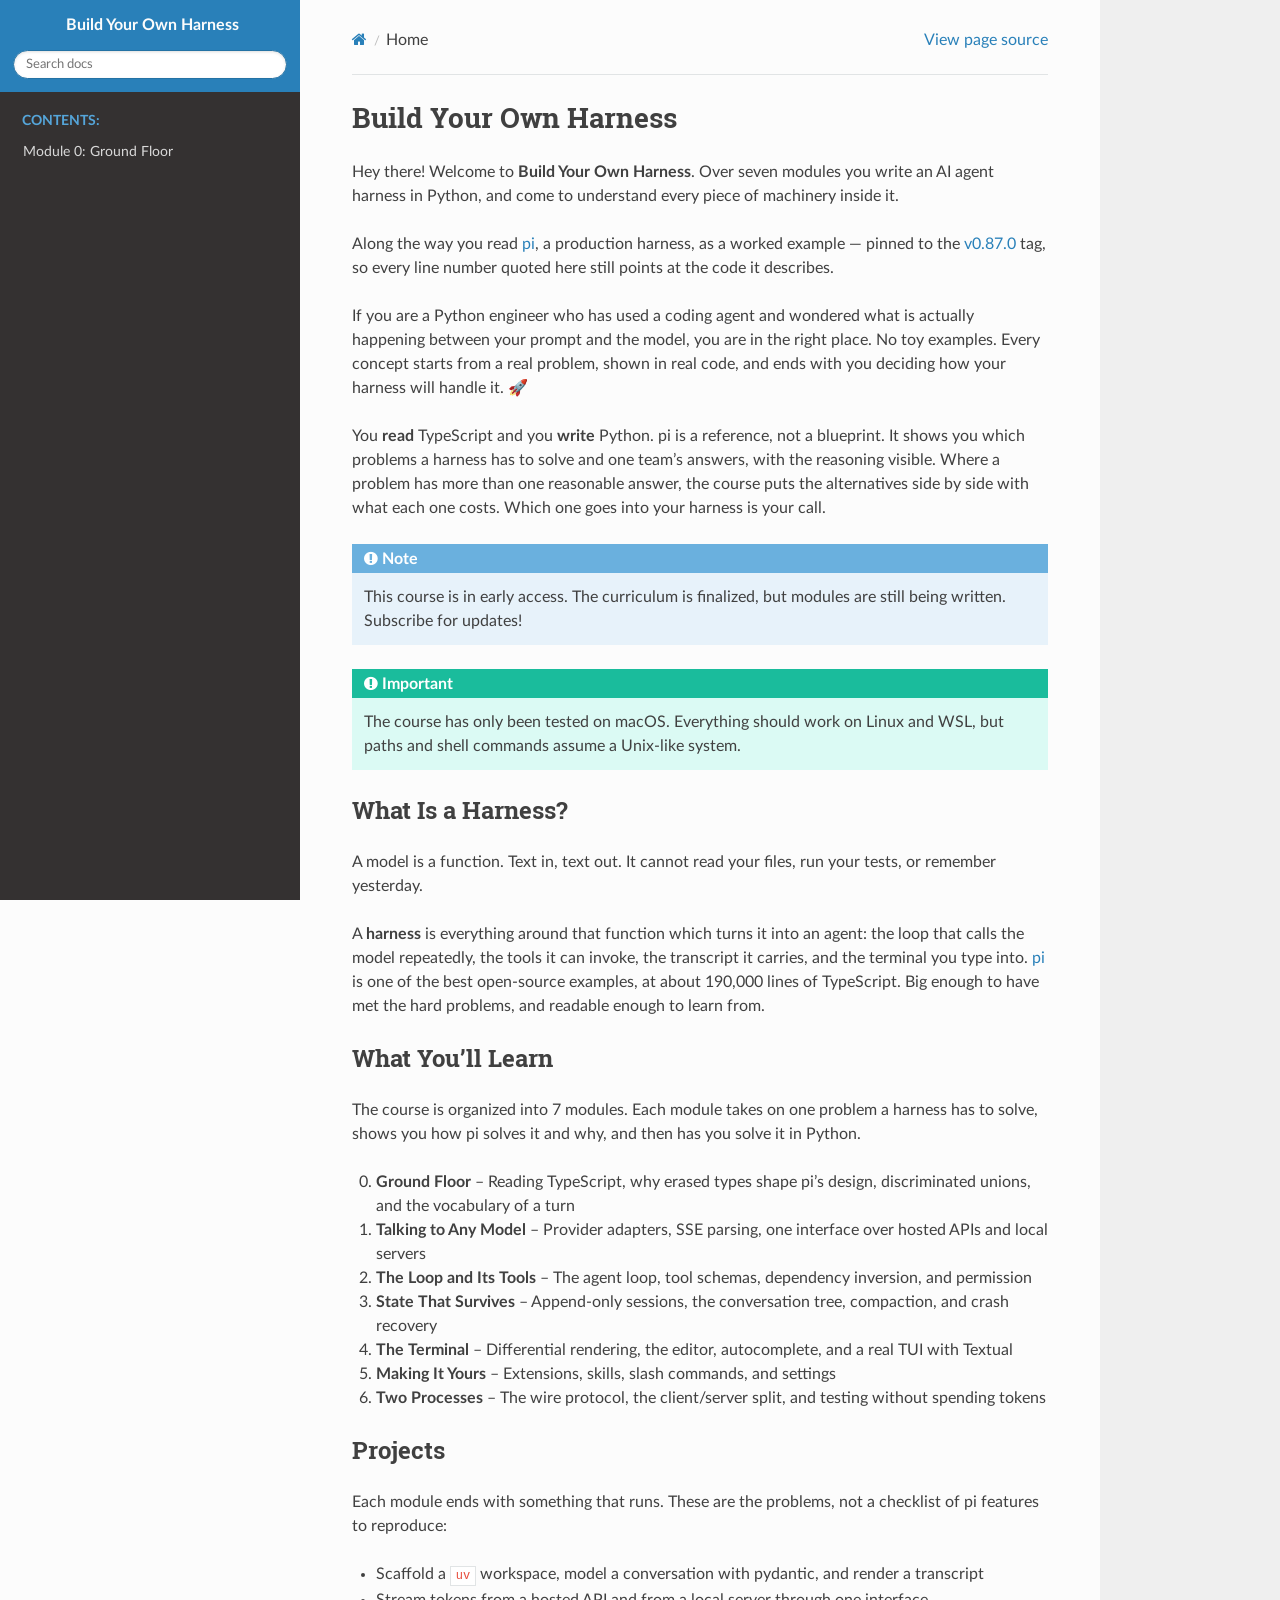
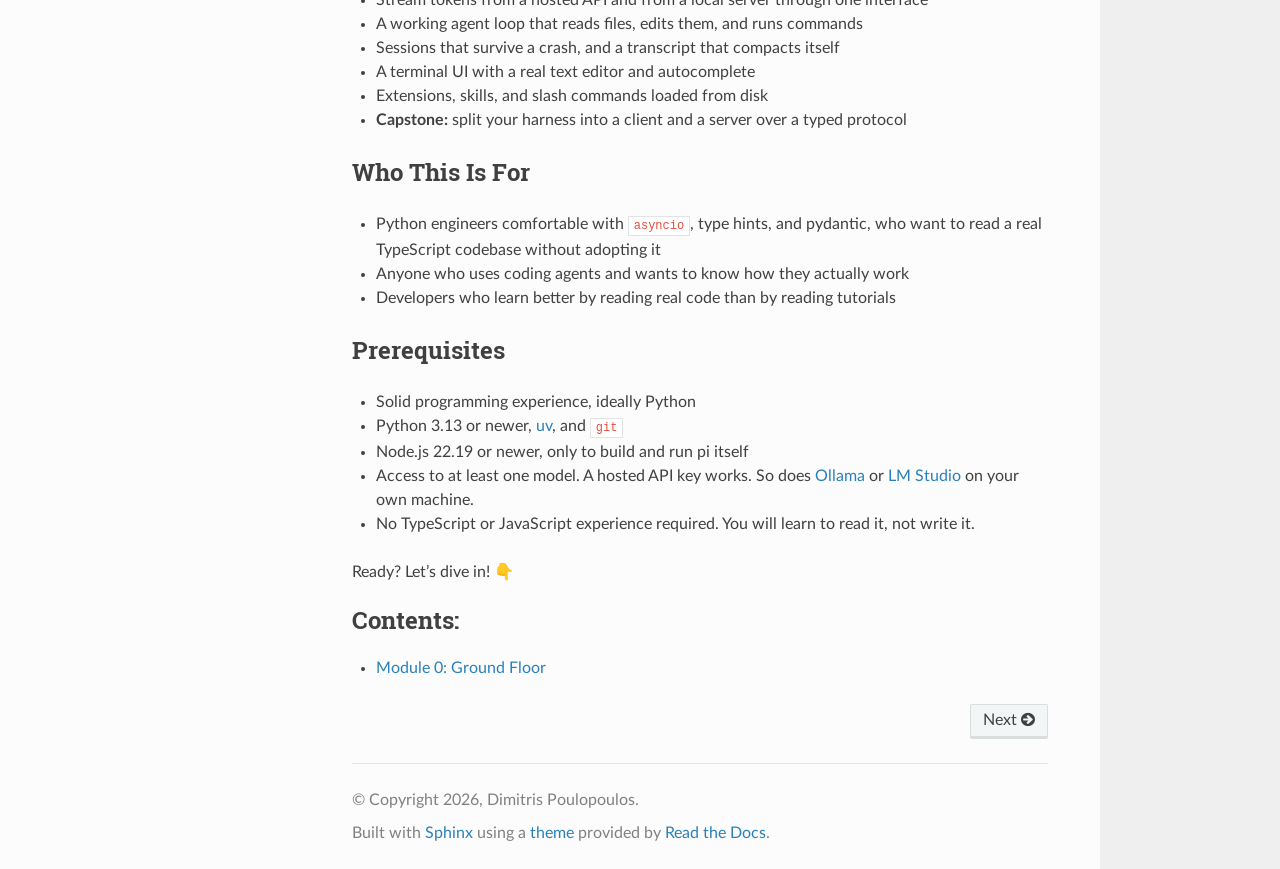
<file: index.html>
<!DOCTYPE html>
<html class="writer-html5" lang="en" data-content_root="./">
<head>
  <meta charset="utf-8" /><meta name="viewport" content="width=device-width, initial-scale=1" />

  <meta name="viewport" content="width=device-width, initial-scale=1.0" />
  <title>Home &mdash; Build Your Own Harness 0.0.1 documentation</title>
      <link rel="stylesheet" type="text/css" href="_static/pygments.css?v=b86133f3" />
      <link rel="stylesheet" type="text/css" href="_static/css/theme.css?v=9edc463e" />
      <link rel="stylesheet" type="text/css" href="_static/copybutton.css?v=76b2166b" />
      <link rel="stylesheet" type="text/css" href="_static/sphinx-design.min.css?v=95c83b7e" />
      <link rel="stylesheet" type="text/css" href="_static/custom.css?v=0b20a9e2" />

  
      <script src="_static/jquery.js?v=5d32c60e"></script>
      <script src="_static/_sphinx_javascript_frameworks_compat.js?v=2cd50e6c"></script>
      <script src="_static/documentation_options.js?v=d45e8c67"></script>
      <script src="_static/doctools.js?v=fd6eb6e6"></script>
      <script src="_static/sphinx_highlight.js?v=6ffebe34"></script>
      <script src="_static/clipboard.min.js?v=a7894cd8"></script>
      <script src="_static/copybutton.js?v=6dbb43f8"></script>
      <script src="_static/design-tabs.js?v=f930bc37"></script>
    <script src="_static/js/theme.js"></script>
    <link rel="index" title="Index" href="genindex.html" />
    <link rel="search" title="Search" href="search.html" />
    <link rel="next" title="Module 0: Ground Floor" href="module_0/index.html" /> 
</head>

<body class="wy-body-for-nav"> 
  <div class="wy-grid-for-nav">
    <nav data-toggle="wy-nav-shift" class="wy-nav-side">
      <div class="wy-side-scroll">
        <div class="wy-side-nav-search" >

          
          
          <a href="#" class="icon icon-home">
            Build Your Own Harness
          </a>
<div role="search">
  <form id="rtd-search-form" class="wy-form" action="search.html" method="get">
    <input type="text" name="q" placeholder="Search docs" aria-label="Search docs" />
    <input type="hidden" name="check_keywords" value="yes" />
    <input type="hidden" name="area" value="default" />
  </form>
</div>
        </div><div class="wy-menu wy-menu-vertical" data-spy="affix" role="navigation" aria-label="Navigation menu">
              <p class="caption" role="heading"><span class="caption-text">Contents:</span></p>
<ul>
<li class="toctree-l1"><a class="reference internal" href="module_0/index.html">Module 0: Ground Floor</a></li>
</ul>

        </div>
      </div>
    </nav>

    <section data-toggle="wy-nav-shift" class="wy-nav-content-wrap"><nav class="wy-nav-top" aria-label="Mobile navigation menu" >
          <i data-toggle="wy-nav-top" class="fa fa-bars"></i>
          <a href="#">Build Your Own Harness</a>
      </nav>

      <div class="wy-nav-content">
        <div class="rst-content">
          <div role="navigation" aria-label="Page navigation">
  <ul class="wy-breadcrumbs">
      <li><a href="#" class="icon icon-home" aria-label="Home"></a></li>
      <li class="breadcrumb-item active">Home</li>
      <li class="wy-breadcrumbs-aside">
            <a href="_sources/index.rst.txt" rel="nofollow"> View page source</a>
      </li>
  </ul>
  <hr/>
</div>
          <div role="main" class="document" itemscope="itemscope" itemtype="http://schema.org/Article">
           <div itemprop="articleBody">
             
  <section id="build-your-own-harness">
<h1>Build Your Own Harness<a class="headerlink" href="#build-your-own-harness" title="Link to this heading"></a></h1>
<p>Hey there! Welcome to <strong>Build Your Own Harness</strong>. Over seven modules you write an AI agent harness in Python, and come to
understand every piece of machinery inside it.</p>
<p>Along the way you read <a class="reference external" href="https://github.com/earendil-works/pi">pi</a>, a production harness, as a worked example — pinned to
the <a class="reference external" href="https://github.com/earendil-works/pi/tree/v0.87.0">v0.87.0</a> tag, so every line number quoted here still points at
the code it describes.</p>
<p>If you are a Python engineer who has used a coding agent and wondered what is actually happening between your prompt and
the model, you are in the right place. No toy examples. Every concept starts from a real problem, shown in real code, and
ends with you deciding how your harness will handle it. 🚀</p>
<p>You <strong>read</strong> TypeScript and you <strong>write</strong> Python. pi is a reference, not a blueprint. It shows you which problems a
harness has to solve and one team’s answers, with the reasoning visible. Where a problem has more than one reasonable
answer, the course puts the alternatives side by side with what each one costs. Which one goes into your harness is
your call.</p>
<div class="admonition note">
<p class="admonition-title">Note</p>
<p>This course is in early access. The curriculum is finalized, but modules are still being written.
Subscribe for updates!</p>
</div>
<div class="admonition important">
<p class="admonition-title">Important</p>
<p>The course has only been tested on macOS. Everything should work on Linux and WSL, but paths and
shell commands assume a Unix-like system.</p>
</div>
<section id="what-is-a-harness">
<h2>What Is a Harness?<a class="headerlink" href="#what-is-a-harness" title="Link to this heading"></a></h2>
<p>A model is a function. Text in, text out. It cannot read your files, run your tests, or remember yesterday.</p>
<p>A <strong>harness</strong> is everything around that function which turns it into an agent: the loop that calls the model repeatedly,
the tools it can invoke, the transcript it carries, and the terminal you type into. <a class="reference external" href="https://github.com/earendil-works/pi">pi</a>
is one of the best open-source examples, at about 190,000 lines of TypeScript. Big enough to have met the hard problems,
and readable enough to learn from.</p>
</section>
<section id="what-you-ll-learn">
<h2>What You’ll Learn<a class="headerlink" href="#what-you-ll-learn" title="Link to this heading"></a></h2>
<p>The course is organized into 7 modules. Each module takes on one problem a harness has to solve, shows you how pi solves
it and why, and then has you solve it in Python.</p>
<ol class="arabic simple" start="0">
<li><p><strong>Ground Floor</strong> – Reading TypeScript, why erased types shape pi’s design, discriminated unions, and the vocabulary of a turn</p></li>
<li><p><strong>Talking to Any Model</strong> – Provider adapters, SSE parsing, one interface over hosted APIs and local servers</p></li>
<li><p><strong>The Loop and Its Tools</strong> – The agent loop, tool schemas, dependency inversion, and permission</p></li>
<li><p><strong>State That Survives</strong> – Append-only sessions, the conversation tree, compaction, and crash recovery</p></li>
<li><p><strong>The Terminal</strong> – Differential rendering, the editor, autocomplete, and a real TUI with Textual</p></li>
<li><p><strong>Making It Yours</strong> – Extensions, skills, slash commands, and settings</p></li>
<li><p><strong>Two Processes</strong> – The wire protocol, the client/server split, and testing without spending tokens</p></li>
</ol>
</section>
<section id="projects">
<h2>Projects<a class="headerlink" href="#projects" title="Link to this heading"></a></h2>
<p>Each module ends with something that runs. These are the problems, not a checklist of pi features to reproduce:</p>
<ul class="simple">
<li><p>Scaffold a <code class="docutils literal notranslate"><span class="pre">uv</span></code> workspace, model a conversation with pydantic, and render a transcript</p></li>
<li><p>Stream tokens from a hosted API and from a local server through one interface</p></li>
<li><p>A working agent loop that reads files, edits them, and runs commands</p></li>
<li><p>Sessions that survive a crash, and a transcript that compacts itself</p></li>
<li><p>A terminal UI with a real text editor and autocomplete</p></li>
<li><p>Extensions, skills, and slash commands loaded from disk</p></li>
<li><p><strong>Capstone:</strong> split your harness into a client and a server over a typed protocol</p></li>
</ul>
</section>
<section id="who-this-is-for">
<h2>Who This Is For<a class="headerlink" href="#who-this-is-for" title="Link to this heading"></a></h2>
<ul class="simple">
<li><p>Python engineers comfortable with <code class="docutils literal notranslate"><span class="pre">asyncio</span></code>, type hints, and pydantic, who want to read a real TypeScript codebase
without adopting it</p></li>
<li><p>Anyone who uses coding agents and wants to know how they actually work</p></li>
<li><p>Developers who learn better by reading real code than by reading tutorials</p></li>
</ul>
</section>
<section id="prerequisites">
<h2>Prerequisites<a class="headerlink" href="#prerequisites" title="Link to this heading"></a></h2>
<ul class="simple">
<li><p>Solid programming experience, ideally Python</p></li>
<li><p>Python 3.13 or newer, <a class="reference external" href="https://docs.astral.sh/uv/">uv</a>, and <code class="docutils literal notranslate"><span class="pre">git</span></code></p></li>
<li><p>Node.js 22.19 or newer, only to build and run pi itself</p></li>
<li><p>Access to at least one model. A hosted API key works. So does <a class="reference external" href="https://ollama.com">Ollama</a> or
<a class="reference external" href="https://lmstudio.ai">LM Studio</a> on your own machine.</p></li>
<li><p>No TypeScript or JavaScript experience required. You will learn to read it, not write it.</p></li>
</ul>
<p>Ready? Let’s dive in! 👇</p>
<div class="toctree-wrapper compound">
<p class="caption" role="heading"><span class="caption-text">Contents:</span></p>
<ul>
<li class="toctree-l1"><a class="reference internal" href="module_0/index.html">Module 0: Ground Floor</a></li>
</ul>
</div>
</section>
</section>


           </div>
          </div>
          <footer><div class="rst-footer-buttons" role="navigation" aria-label="Footer">
        <a href="module_0/index.html" class="btn btn-neutral float-right" title="Module 0: Ground Floor" accesskey="n" rel="next">Next <span class="fa fa-arrow-circle-right" aria-hidden="true"></span></a>
    </div>

  <hr/>

  <div role="contentinfo">
    <p>&#169; Copyright 2026, Dimitris Poulopoulos.</p>
  </div>

  Built with <a href="https://www.sphinx-doc.org/">Sphinx</a> using a
    <a href="https://github.com/readthedocs/sphinx_rtd_theme">theme</a>
    provided by <a href="https://readthedocs.org">Read the Docs</a>.
   

</footer>
        </div>
      </div>
    </section>
  </div>
  <script>
      jQuery(function () {
          SphinxRtdTheme.Navigation.enable(true);
      });
  </script> 

</body>
</html>
</file>
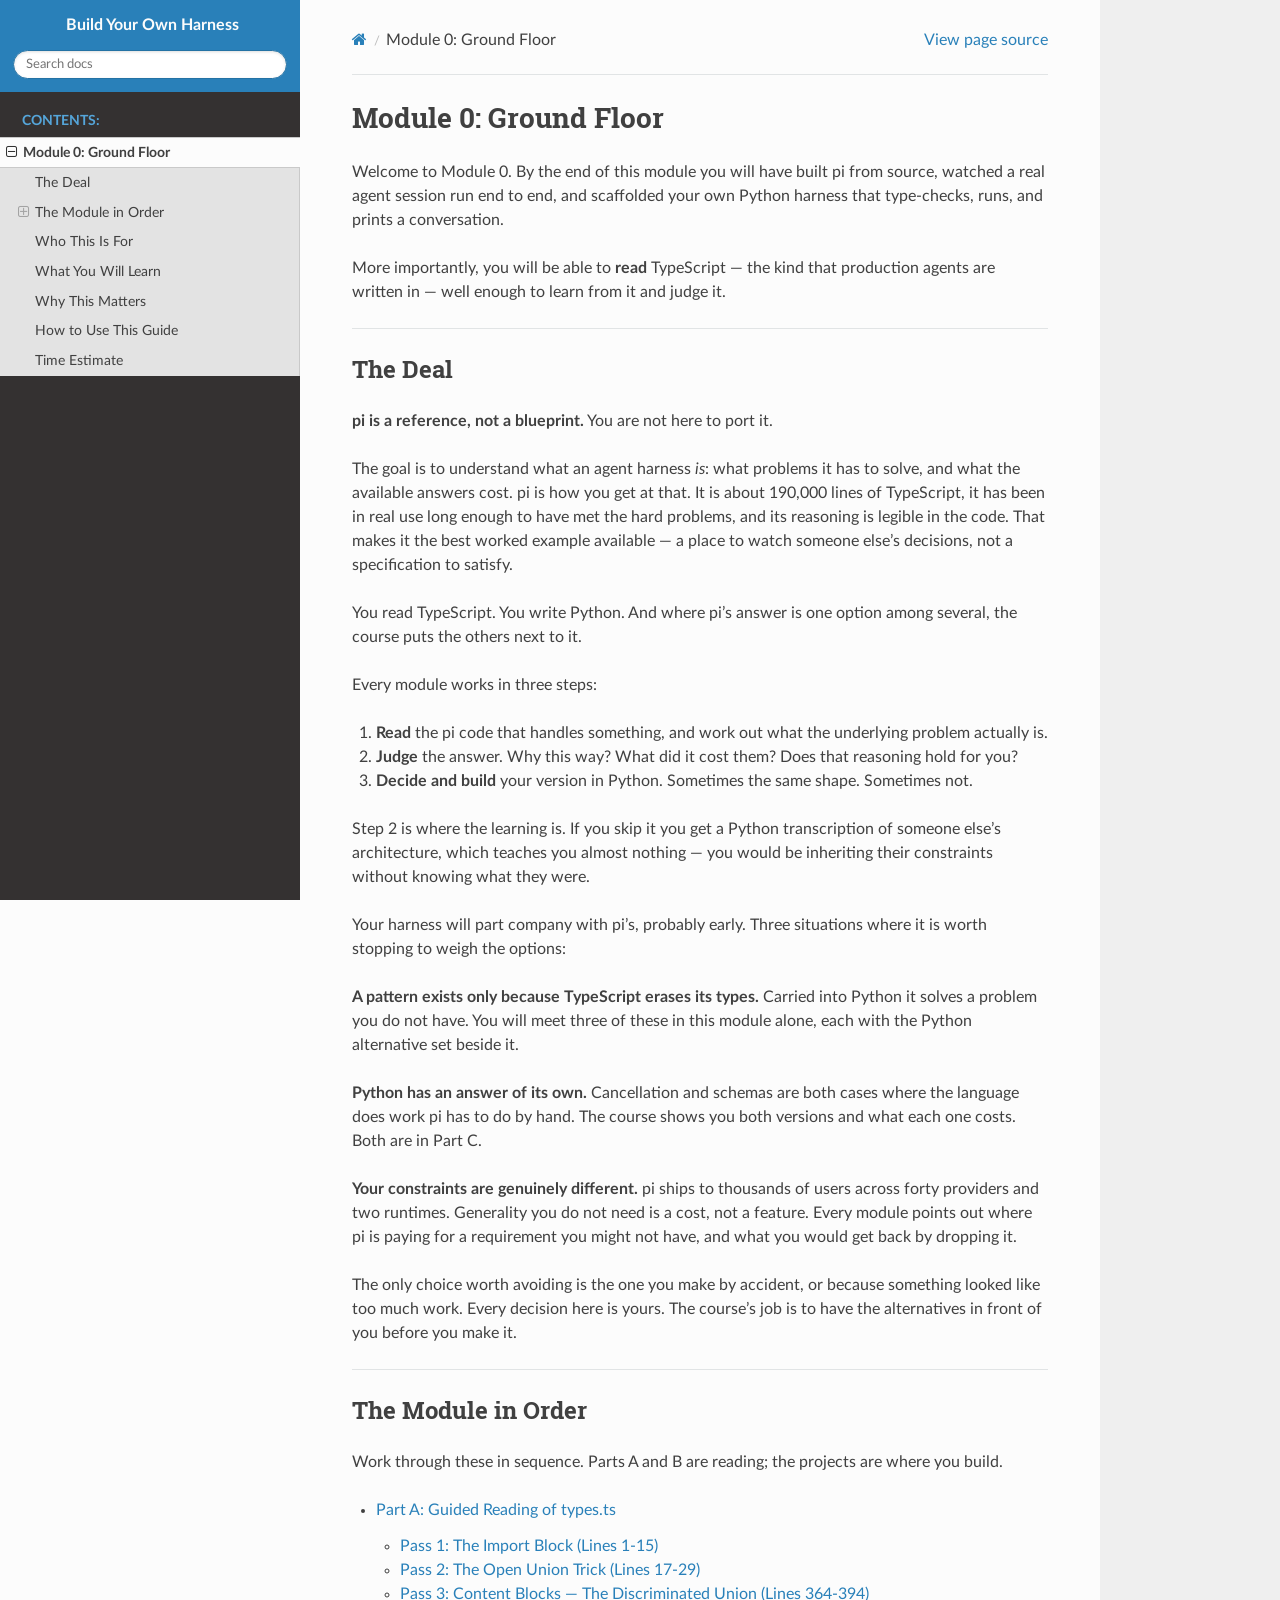
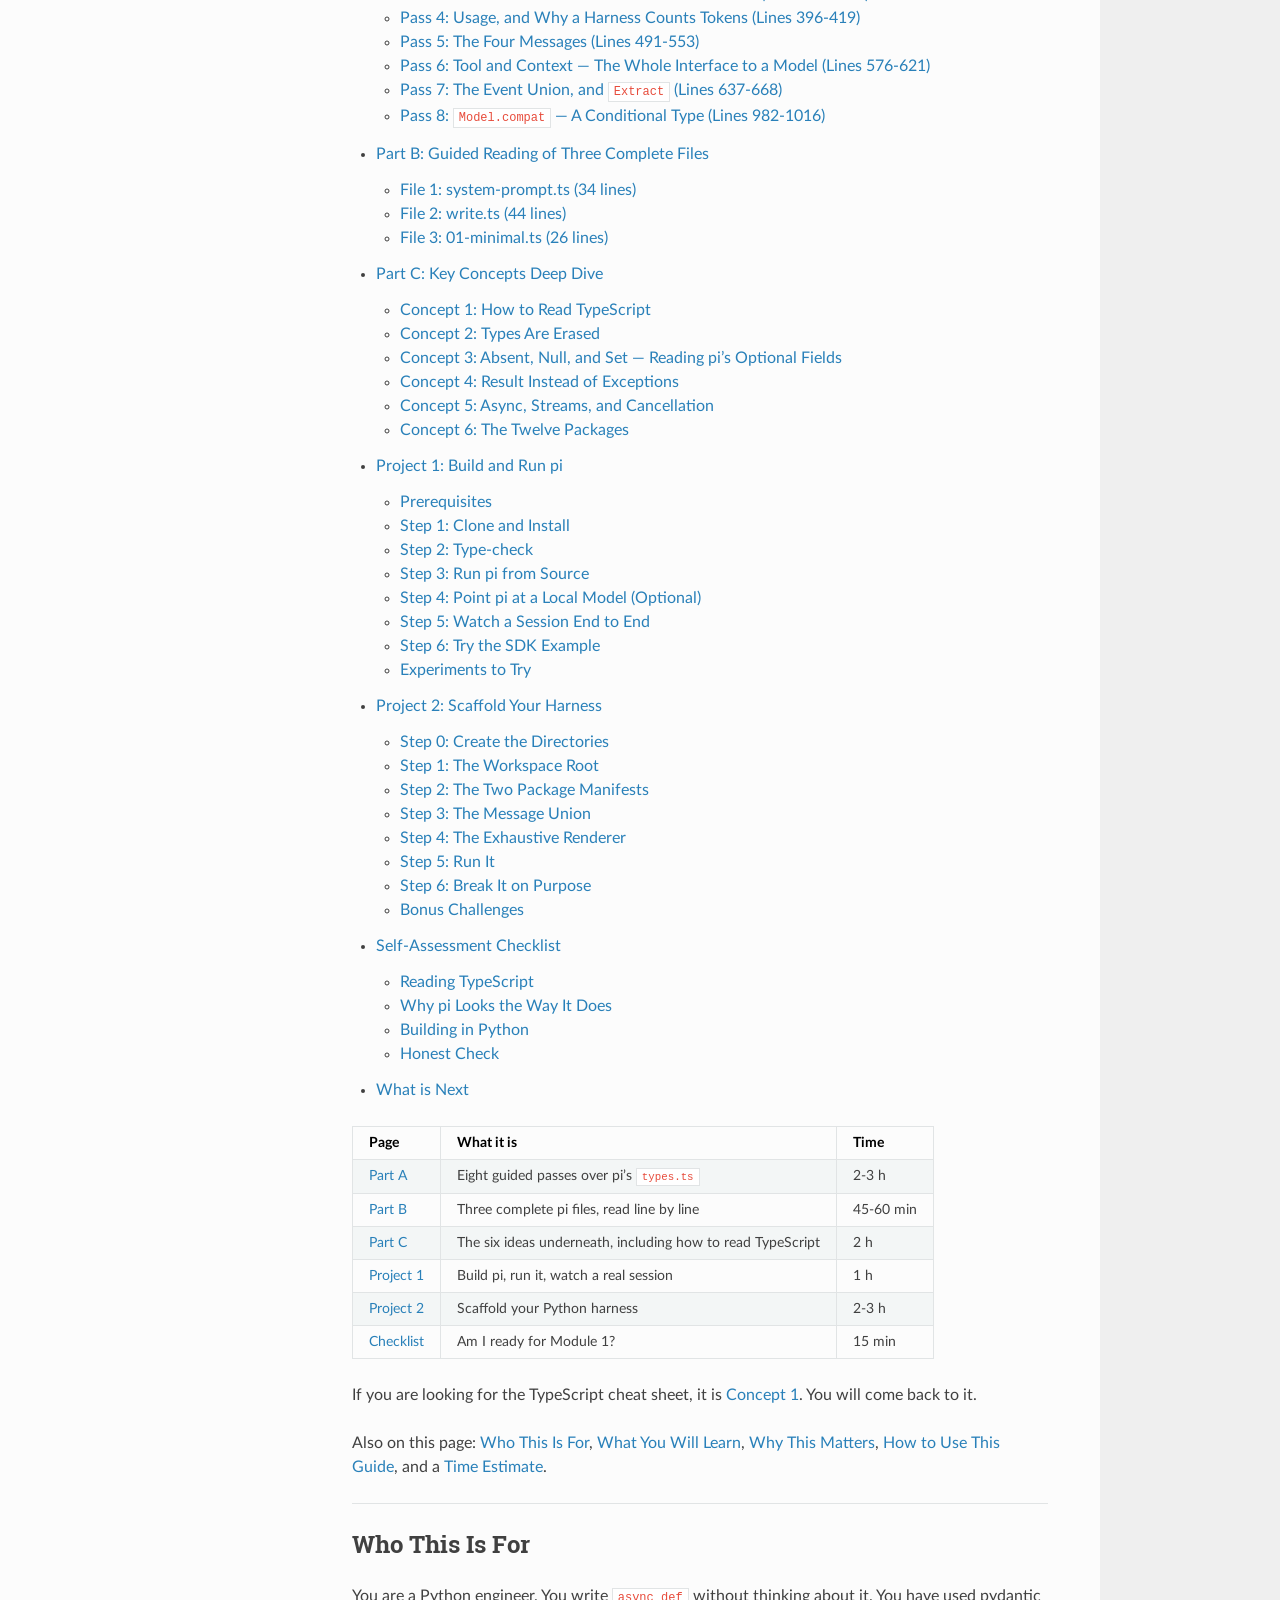
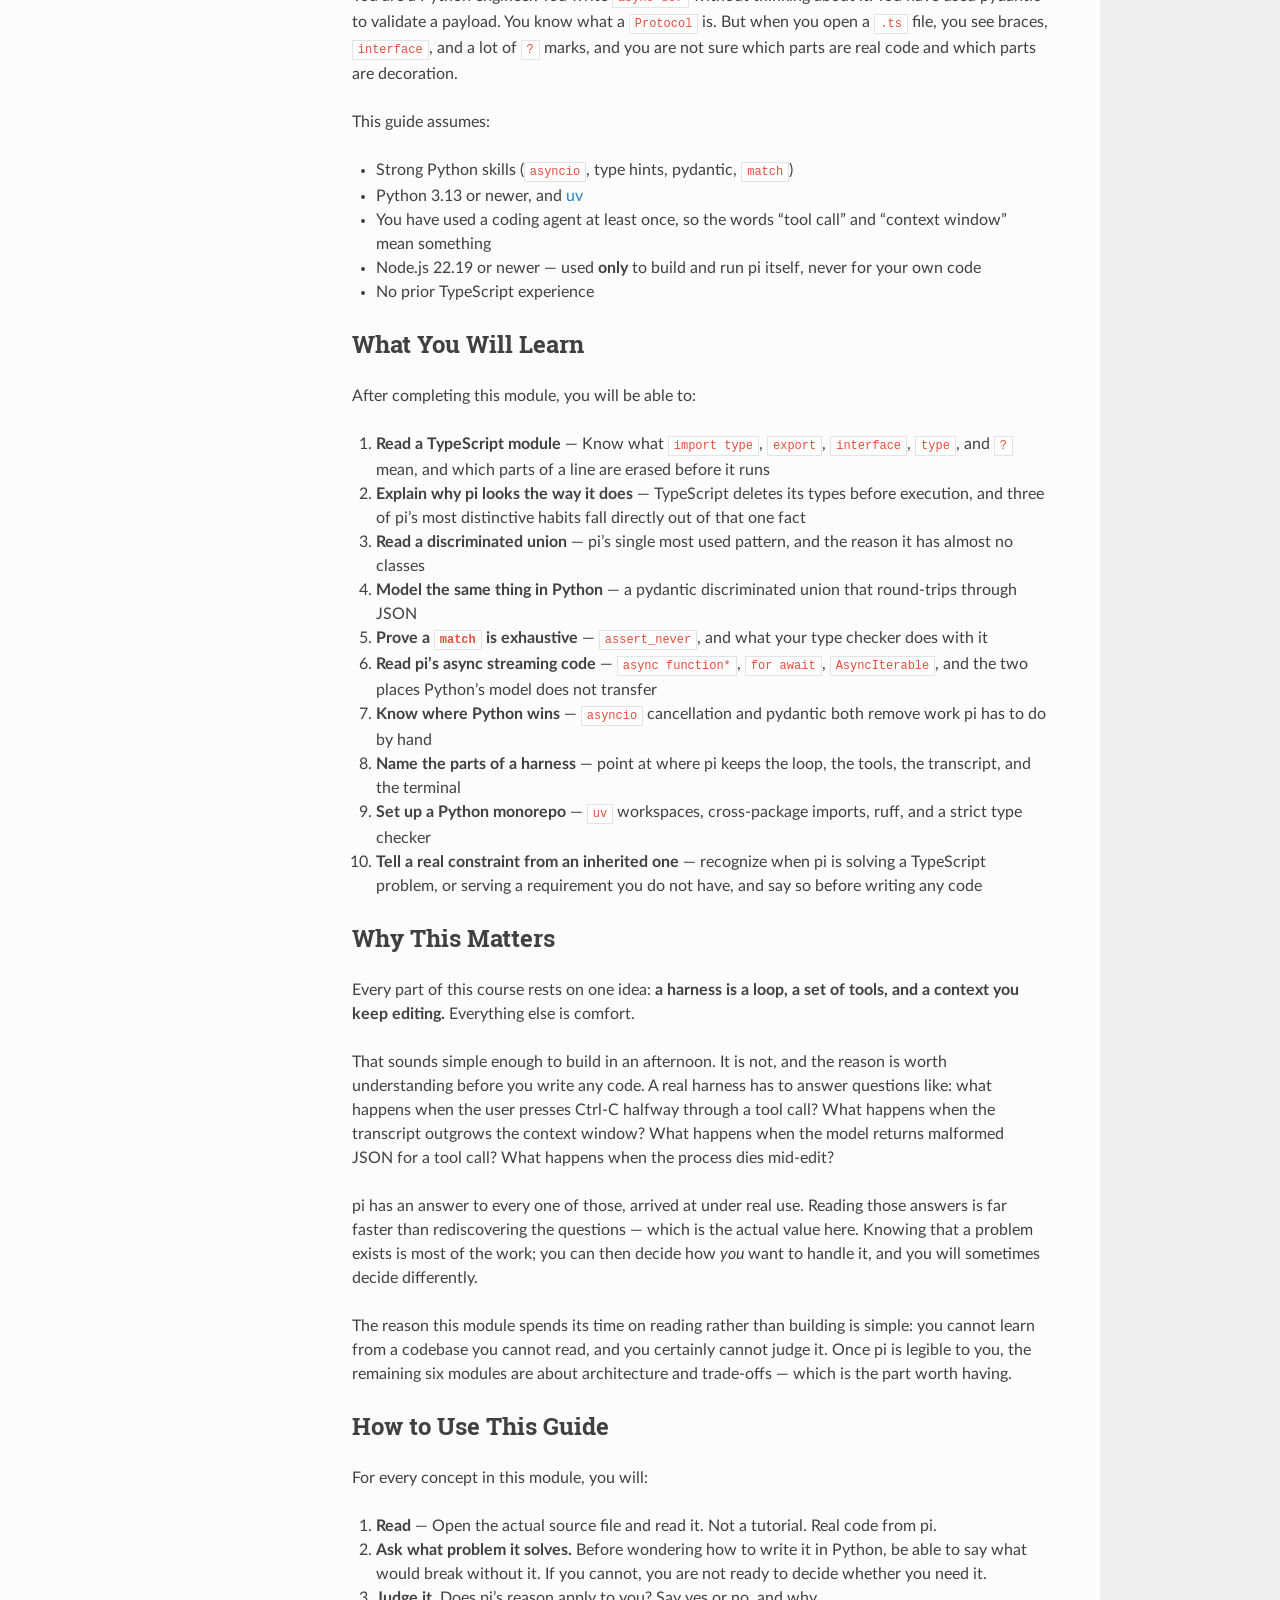
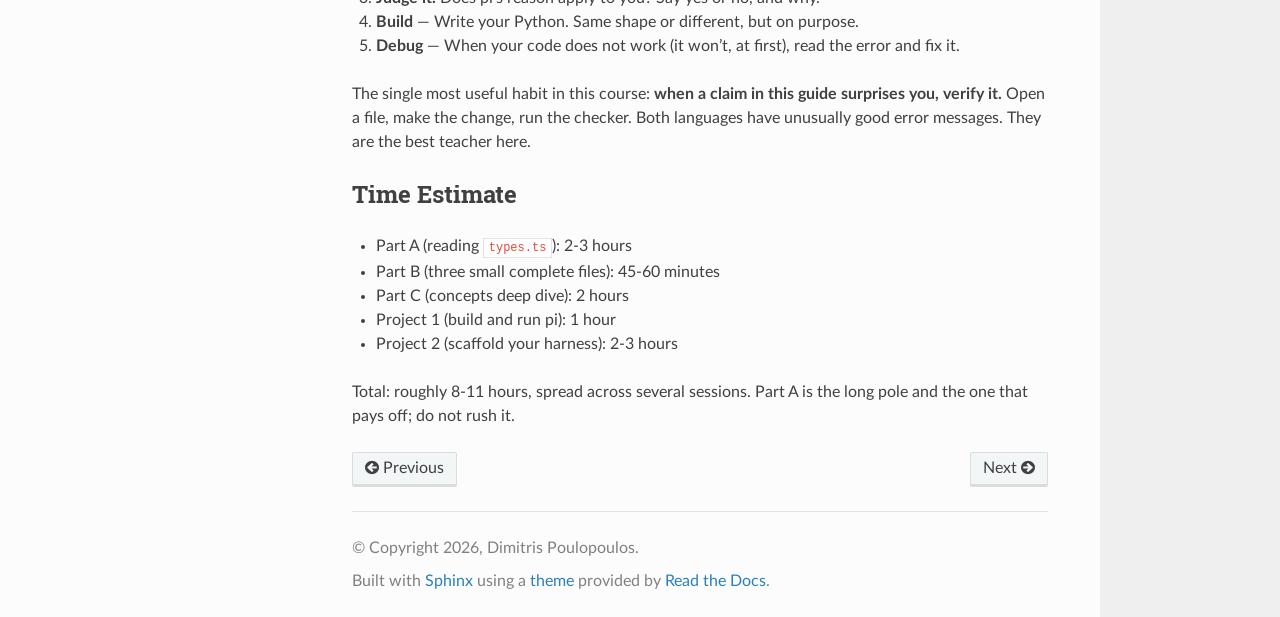
<file: module_0/index.html>
<!DOCTYPE html>
<html class="writer-html5" lang="en" data-content_root="../">
<head>
  <meta charset="utf-8" /><meta name="viewport" content="width=device-width, initial-scale=1" />

  <meta name="viewport" content="width=device-width, initial-scale=1.0" />
  <title>Module 0: Ground Floor &mdash; Build Your Own Harness 0.0.1 documentation</title>
      <link rel="stylesheet" type="text/css" href="../_static/pygments.css?v=b86133f3" />
      <link rel="stylesheet" type="text/css" href="../_static/css/theme.css?v=9edc463e" />
      <link rel="stylesheet" type="text/css" href="../_static/copybutton.css?v=76b2166b" />
      <link rel="stylesheet" type="text/css" href="../_static/sphinx-design.min.css?v=95c83b7e" />
      <link rel="stylesheet" type="text/css" href="../_static/custom.css?v=0b20a9e2" />

  
      <script src="../_static/jquery.js?v=5d32c60e"></script>
      <script src="../_static/_sphinx_javascript_frameworks_compat.js?v=2cd50e6c"></script>
      <script src="../_static/documentation_options.js?v=d45e8c67"></script>
      <script src="../_static/doctools.js?v=fd6eb6e6"></script>
      <script src="../_static/sphinx_highlight.js?v=6ffebe34"></script>
      <script src="../_static/clipboard.min.js?v=a7894cd8"></script>
      <script src="../_static/copybutton.js?v=6dbb43f8"></script>
      <script src="../_static/design-tabs.js?v=f930bc37"></script>
    <script src="../_static/js/theme.js"></script>
    <link rel="index" title="Index" href="../genindex.html" />
    <link rel="search" title="Search" href="../search.html" />
    <link rel="next" title="Part A: Guided Reading of types.ts" href="part_a_types.html" />
    <link rel="prev" title="Build Your Own Harness" href="../index.html" /> 
</head>

<body class="wy-body-for-nav"> 
  <div class="wy-grid-for-nav">
    <nav data-toggle="wy-nav-shift" class="wy-nav-side">
      <div class="wy-side-scroll">
        <div class="wy-side-nav-search" >

          
          
          <a href="../index.html" class="icon icon-home">
            Build Your Own Harness
          </a>
<div role="search">
  <form id="rtd-search-form" class="wy-form" action="../search.html" method="get">
    <input type="text" name="q" placeholder="Search docs" aria-label="Search docs" />
    <input type="hidden" name="check_keywords" value="yes" />
    <input type="hidden" name="area" value="default" />
  </form>
</div>
        </div><div class="wy-menu wy-menu-vertical" data-spy="affix" role="navigation" aria-label="Navigation menu">
              <p class="caption" role="heading"><span class="caption-text">Contents:</span></p>
<ul class="current">
<li class="toctree-l1 current"><a class="current reference internal" href="#">Module 0: Ground Floor</a><ul>
<li class="toctree-l2"><a class="reference internal" href="#the-deal">The Deal</a></li>
<li class="toctree-l2"><a class="reference internal" href="#the-module-in-order">The Module in Order</a><ul>
<li class="toctree-l3"><a class="reference internal" href="part_a_types.html">Part A: Guided Reading of types.ts</a></li>
<li class="toctree-l3"><a class="reference internal" href="part_b_files.html">Part B: Guided Reading of Three Complete Files</a></li>
<li class="toctree-l3"><a class="reference internal" href="part_c_concepts.html">Part C: Key Concepts Deep Dive</a></li>
<li class="toctree-l3"><a class="reference internal" href="project_1_run_pi.html">Project 1: Build and Run pi</a></li>
<li class="toctree-l3"><a class="reference internal" href="project_2_scaffold.html">Project 2: Scaffold Your Harness</a></li>
<li class="toctree-l3"><a class="reference internal" href="checklist.html">Self-Assessment Checklist</a></li>
<li class="toctree-l3"><a class="reference internal" href="what_next.html">What is Next</a></li>
</ul>
</li>
<li class="toctree-l2"><a class="reference internal" href="#who-this-is-for">Who This Is For</a></li>
<li class="toctree-l2"><a class="reference internal" href="#what-you-will-learn">What You Will Learn</a></li>
<li class="toctree-l2"><a class="reference internal" href="#why-this-matters">Why This Matters</a></li>
<li class="toctree-l2"><a class="reference internal" href="#how-to-use-this-guide">How to Use This Guide</a></li>
<li class="toctree-l2"><a class="reference internal" href="#time-estimate">Time Estimate</a></li>
</ul>
</li>
</ul>

        </div>
      </div>
    </nav>

    <section data-toggle="wy-nav-shift" class="wy-nav-content-wrap"><nav class="wy-nav-top" aria-label="Mobile navigation menu" >
          <i data-toggle="wy-nav-top" class="fa fa-bars"></i>
          <a href="../index.html">Build Your Own Harness</a>
      </nav>

      <div class="wy-nav-content">
        <div class="rst-content">
          <div role="navigation" aria-label="Page navigation">
  <ul class="wy-breadcrumbs">
      <li><a href="../index.html" class="icon icon-home" aria-label="Home"></a></li>
      <li class="breadcrumb-item active">Module 0: Ground Floor</li>
      <li class="wy-breadcrumbs-aside">
            <a href="../_sources/module_0/index.md.txt" rel="nofollow"> View page source</a>
      </li>
  </ul>
  <hr/>
</div>
          <div role="main" class="document" itemscope="itemscope" itemtype="http://schema.org/Article">
           <div itemprop="articleBody">
             
  <section id="module-0-ground-floor">
<h1>Module 0: Ground Floor<a class="headerlink" href="#module-0-ground-floor" title="Link to this heading"></a></h1>
<p>Welcome to Module 0. By the end of this module you will have built pi from source, watched a real agent session run end
to end, and scaffolded your own Python harness that type-checks, runs, and prints a conversation.</p>
<p>More importantly, you will be able to <strong>read</strong> TypeScript — the kind that production agents are written in — well enough
to learn from it and judge it.</p>
<hr class="docutils" />
<section id="the-deal">
<h2>The Deal<a class="headerlink" href="#the-deal" title="Link to this heading"></a></h2>
<p><strong>pi is a reference, not a blueprint.</strong> You are not here to port it.</p>
<p>The goal is to understand what an agent harness <em>is</em>: what problems it has to solve, and what the available answers cost.
pi is how you get at that. It is about 190,000 lines of TypeScript, it has been in real use long enough to have met the
hard problems, and its reasoning is legible in the code. That makes it the best worked example available — a place to
watch someone else’s decisions, not a specification to satisfy.</p>
<p>You read TypeScript. You write Python. And where pi’s answer is one option among several, the course puts the others
next to it.</p>
<p>Every module works in three steps:</p>
<ol class="arabic simple">
<li><p><strong>Read</strong> the pi code that handles something, and work out what the underlying problem actually is.</p></li>
<li><p><strong>Judge</strong> the answer. Why this way? What did it cost them? Does that reasoning hold for you?</p></li>
<li><p><strong>Decide and build</strong> your version in Python. Sometimes the same shape. Sometimes not.</p></li>
</ol>
<p>Step 2 is where the learning is. If you skip it you get a Python transcription of someone else’s architecture, which
teaches you almost nothing — you would be inheriting their constraints without knowing what they were.</p>
<p>Your harness will part company with pi’s, probably early. Three situations where it is worth stopping to weigh the
options:</p>
<p><strong>A pattern exists only because TypeScript erases its types.</strong> Carried into Python it solves a problem you do not have.
You will meet three of these in this module alone, each with the Python alternative set beside it.</p>
<p><strong>Python has an answer of its own.</strong> Cancellation and schemas are both cases where the language does work pi has to do
by hand. The course shows you both versions and what each one costs. Both are in Part C.</p>
<p><strong>Your constraints are genuinely different.</strong> pi ships to thousands of users across forty providers and two runtimes.
Generality you do not need is a cost, not a feature. Every module points out where pi is paying for a requirement you
might not have, and what you would get back by dropping it.</p>
<p>The only choice worth avoiding is the one you make by accident, or because something looked like too much work. Every
decision here is yours. The course’s job is to have the alternatives in front of you before you make it.</p>
</section>
<hr class="docutils" />
<section id="the-module-in-order">
<h2>The Module in Order<a class="headerlink" href="#the-module-in-order" title="Link to this heading"></a></h2>
<p>Work through these in sequence. Parts A and B are reading; the projects are where you build.</p>
<div class="toctree-wrapper compound">
<ul>
<li class="toctree-l1"><a class="reference internal" href="part_a_types.html">Part A: Guided Reading of types.ts</a><ul>
<li class="toctree-l2"><a class="reference internal" href="part_a_types.html#pass-1-the-import-block-lines-1-15">Pass 1: The Import Block (Lines 1-15)</a></li>
<li class="toctree-l2"><a class="reference internal" href="part_a_types.html#pass-2-the-open-union-trick-lines-17-29">Pass 2: The Open Union Trick (Lines 17-29)</a></li>
<li class="toctree-l2"><a class="reference internal" href="part_a_types.html#pass-3-content-blocks-the-discriminated-union-lines-364-394">Pass 3: Content Blocks — The Discriminated Union (Lines 364-394)</a></li>
<li class="toctree-l2"><a class="reference internal" href="part_a_types.html#pass-4-usage-and-why-a-harness-counts-tokens-lines-396-419">Pass 4: Usage, and Why a Harness Counts Tokens (Lines 396-419)</a></li>
<li class="toctree-l2"><a class="reference internal" href="part_a_types.html#pass-5-the-four-messages-lines-491-553">Pass 5: The Four Messages (Lines 491-553)</a></li>
<li class="toctree-l2"><a class="reference internal" href="part_a_types.html#pass-6-tool-and-context-the-whole-interface-to-a-model-lines-576-621">Pass 6: Tool and Context — The Whole Interface to a Model (Lines 576-621)</a></li>
<li class="toctree-l2"><a class="reference internal" href="part_a_types.html#pass-7-the-event-union-and-extract-lines-637-668">Pass 7: The Event Union, and <code class="docutils literal notranslate"><span class="pre">Extract</span></code> (Lines 637-668)</a></li>
<li class="toctree-l2"><a class="reference internal" href="part_a_types.html#pass-8-model-compat-a-conditional-type-lines-982-1016">Pass 8: <code class="docutils literal notranslate"><span class="pre">Model.compat</span></code> — A Conditional Type (Lines 982-1016)</a></li>
</ul>
</li>
<li class="toctree-l1"><a class="reference internal" href="part_b_files.html">Part B: Guided Reading of Three Complete Files</a><ul>
<li class="toctree-l2"><a class="reference internal" href="part_b_files.html#file-1-system-prompt-ts-34-lines">File 1: system-prompt.ts (34 lines)</a></li>
<li class="toctree-l2"><a class="reference internal" href="part_b_files.html#file-2-write-ts-44-lines">File 2: write.ts (44 lines)</a></li>
<li class="toctree-l2"><a class="reference internal" href="part_b_files.html#file-3-01-minimal-ts-26-lines">File 3: 01-minimal.ts (26 lines)</a></li>
</ul>
</li>
<li class="toctree-l1"><a class="reference internal" href="part_c_concepts.html">Part C: Key Concepts Deep Dive</a><ul>
<li class="toctree-l2"><a class="reference internal" href="part_c_concepts.html#concept-1-how-to-read-typescript">Concept 1: How to Read TypeScript</a></li>
<li class="toctree-l2"><a class="reference internal" href="part_c_concepts.html#concept-2-types-are-erased">Concept 2: Types Are Erased</a></li>
<li class="toctree-l2"><a class="reference internal" href="part_c_concepts.html#concept-3-absent-null-and-set-reading-pi-s-optional-fields">Concept 3: Absent, Null, and Set — Reading pi’s Optional Fields</a></li>
<li class="toctree-l2"><a class="reference internal" href="part_c_concepts.html#concept-4-result-instead-of-exceptions">Concept 4: Result Instead of Exceptions</a></li>
<li class="toctree-l2"><a class="reference internal" href="part_c_concepts.html#concept-5-async-streams-and-cancellation">Concept 5: Async, Streams, and Cancellation</a></li>
<li class="toctree-l2"><a class="reference internal" href="part_c_concepts.html#concept-6-the-twelve-packages">Concept 6: The Twelve Packages</a></li>
</ul>
</li>
<li class="toctree-l1"><a class="reference internal" href="project_1_run_pi.html">Project 1: Build and Run pi</a><ul>
<li class="toctree-l2"><a class="reference internal" href="project_1_run_pi.html#prerequisites">Prerequisites</a></li>
<li class="toctree-l2"><a class="reference internal" href="project_1_run_pi.html#step-1-clone-and-install">Step 1: Clone and Install</a></li>
<li class="toctree-l2"><a class="reference internal" href="project_1_run_pi.html#step-2-type-check">Step 2: Type-check</a></li>
<li class="toctree-l2"><a class="reference internal" href="project_1_run_pi.html#step-3-run-pi-from-source">Step 3: Run pi from Source</a></li>
<li class="toctree-l2"><a class="reference internal" href="project_1_run_pi.html#step-4-point-pi-at-a-local-model-optional">Step 4: Point pi at a Local Model (Optional)</a></li>
<li class="toctree-l2"><a class="reference internal" href="project_1_run_pi.html#step-5-watch-a-session-end-to-end">Step 5: Watch a Session End to End</a></li>
<li class="toctree-l2"><a class="reference internal" href="project_1_run_pi.html#step-6-try-the-sdk-example">Step 6: Try the SDK Example</a></li>
<li class="toctree-l2"><a class="reference internal" href="project_1_run_pi.html#experiments-to-try">Experiments to Try</a></li>
</ul>
</li>
<li class="toctree-l1"><a class="reference internal" href="project_2_scaffold.html">Project 2: Scaffold Your Harness</a><ul>
<li class="toctree-l2"><a class="reference internal" href="project_2_scaffold.html#step-0-create-the-directories">Step 0: Create the Directories</a></li>
<li class="toctree-l2"><a class="reference internal" href="project_2_scaffold.html#step-1-the-workspace-root">Step 1: The Workspace Root</a></li>
<li class="toctree-l2"><a class="reference internal" href="project_2_scaffold.html#step-2-the-two-package-manifests">Step 2: The Two Package Manifests</a></li>
<li class="toctree-l2"><a class="reference internal" href="project_2_scaffold.html#step-3-the-message-union">Step 3: The Message Union</a></li>
<li class="toctree-l2"><a class="reference internal" href="project_2_scaffold.html#step-4-the-exhaustive-renderer">Step 4: The Exhaustive Renderer</a></li>
<li class="toctree-l2"><a class="reference internal" href="project_2_scaffold.html#step-5-run-it">Step 5: Run It</a></li>
<li class="toctree-l2"><a class="reference internal" href="project_2_scaffold.html#step-6-break-it-on-purpose">Step 6: Break It on Purpose</a></li>
<li class="toctree-l2"><a class="reference internal" href="project_2_scaffold.html#bonus-challenges">Bonus Challenges</a></li>
</ul>
</li>
<li class="toctree-l1"><a class="reference internal" href="checklist.html">Self-Assessment Checklist</a><ul>
<li class="toctree-l2"><a class="reference internal" href="checklist.html#reading-typescript">Reading TypeScript</a></li>
<li class="toctree-l2"><a class="reference internal" href="checklist.html#why-pi-looks-the-way-it-does">Why pi Looks the Way It Does</a></li>
<li class="toctree-l2"><a class="reference internal" href="checklist.html#building-in-python">Building in Python</a></li>
<li class="toctree-l2"><a class="reference internal" href="checklist.html#honest-check">Honest Check</a></li>
</ul>
</li>
<li class="toctree-l1"><a class="reference internal" href="what_next.html">What is Next</a></li>
</ul>
</div>
<table class="docutils align-default">
<thead>
<tr class="row-odd"><th class="head"><p>Page</p></th>
<th class="head"><p>What it is</p></th>
<th class="head"><p>Time</p></th>
</tr>
</thead>
<tbody>
<tr class="row-even"><td><p><a class="reference internal" href="part_a_types.html"><span class="std std-doc">Part A</span></a></p></td>
<td><p>Eight guided passes over pi’s <code class="docutils literal notranslate"><span class="pre">types.ts</span></code></p></td>
<td><p>2-3 h</p></td>
</tr>
<tr class="row-odd"><td><p><a class="reference internal" href="part_b_files.html"><span class="std std-doc">Part B</span></a></p></td>
<td><p>Three complete pi files, read line by line</p></td>
<td><p>45-60 min</p></td>
</tr>
<tr class="row-even"><td><p><a class="reference internal" href="part_c_concepts.html"><span class="std std-doc">Part C</span></a></p></td>
<td><p>The six ideas underneath, including how to read TypeScript</p></td>
<td><p>2 h</p></td>
</tr>
<tr class="row-odd"><td><p><a class="reference internal" href="project_1_run_pi.html"><span class="std std-doc">Project 1</span></a></p></td>
<td><p>Build pi, run it, watch a real session</p></td>
<td><p>1 h</p></td>
</tr>
<tr class="row-even"><td><p><a class="reference internal" href="project_2_scaffold.html"><span class="std std-doc">Project 2</span></a></p></td>
<td><p>Scaffold your Python harness</p></td>
<td><p>2-3 h</p></td>
</tr>
<tr class="row-odd"><td><p><a class="reference internal" href="checklist.html"><span class="std std-doc">Checklist</span></a></p></td>
<td><p>Am I ready for Module 1?</p></td>
<td><p>15 min</p></td>
</tr>
</tbody>
</table>
<p>If you are looking for the TypeScript cheat sheet, it is
<a class="reference internal" href="part_c_concepts.html#concept-1-how-to-read-typescript"><span class="std std-ref">Concept 1</span></a>. You will come back to it.</p>
<p>Also on this page: <a class="reference internal" href="#who-this-is-for">Who This Is For</a>, <a class="reference internal" href="#what-you-will-learn">What You Will Learn</a>,
<a class="reference internal" href="#why-this-matters">Why This Matters</a>, <a class="reference internal" href="#how-to-use-this-guide">How to Use This Guide</a>, and a
<a class="reference internal" href="#time-estimate">Time Estimate</a>.</p>
</section>
<hr class="docutils" />
<section id="who-this-is-for">
<h2>Who This Is For<a class="headerlink" href="#who-this-is-for" title="Link to this heading"></a></h2>
<p>You are a Python engineer. You write <code class="docutils literal notranslate"><span class="pre">async</span> <span class="pre">def</span></code> without thinking about it. You have used pydantic to validate a
payload. You know what a <code class="docutils literal notranslate"><span class="pre">Protocol</span></code> is. But when you open a <code class="docutils literal notranslate"><span class="pre">.ts</span></code> file, you see braces, <code class="docutils literal notranslate"><span class="pre">interface</span></code>, and a lot of
<code class="docutils literal notranslate"><span class="pre">?</span></code> marks, and you are not sure which parts are real code and which parts are decoration.</p>
<p>This guide assumes:</p>
<ul class="simple">
<li><p>Strong Python skills (<code class="docutils literal notranslate"><span class="pre">asyncio</span></code>, type hints, pydantic, <code class="docutils literal notranslate"><span class="pre">match</span></code>)</p></li>
<li><p>Python 3.13 or newer, and <a class="reference external" href="https://docs.astral.sh/uv/">uv</a></p></li>
<li><p>You have used a coding agent at least once, so the words “tool call” and “context window” mean something</p></li>
<li><p>Node.js 22.19 or newer — used <strong>only</strong> to build and run pi itself, never for your own code</p></li>
<li><p>No prior TypeScript experience</p></li>
</ul>
</section>
<section id="what-you-will-learn">
<h2>What You Will Learn<a class="headerlink" href="#what-you-will-learn" title="Link to this heading"></a></h2>
<p>After completing this module, you will be able to:</p>
<ol class="arabic simple">
<li><p><strong>Read a TypeScript module</strong> — Know what <code class="docutils literal notranslate"><span class="pre">import</span> <span class="pre">type</span></code>, <code class="docutils literal notranslate"><span class="pre">export</span></code>, <code class="docutils literal notranslate"><span class="pre">interface</span></code>, <code class="docutils literal notranslate"><span class="pre">type</span></code>, and <code class="docutils literal notranslate"><span class="pre">?</span></code> mean, and which parts
of a line are erased before it runs</p></li>
<li><p><strong>Explain why pi looks the way it does</strong> — TypeScript deletes its types before execution, and three of pi’s most
distinctive habits fall directly out of that one fact</p></li>
<li><p><strong>Read a discriminated union</strong> — pi’s single most used pattern, and the reason it has almost no classes</p></li>
<li><p><strong>Model the same thing in Python</strong> — a pydantic discriminated union that round-trips through JSON</p></li>
<li><p><strong>Prove a <code class="docutils literal notranslate"><span class="pre">match</span></code> is exhaustive</strong> — <code class="docutils literal notranslate"><span class="pre">assert_never</span></code>, and what your type checker does with it</p></li>
<li><p><strong>Read pi’s async streaming code</strong> — <code class="docutils literal notranslate"><span class="pre">async</span> <span class="pre">function*</span></code>, <code class="docutils literal notranslate"><span class="pre">for</span> <span class="pre">await</span></code>, <code class="docutils literal notranslate"><span class="pre">AsyncIterable</span></code>, and the two places Python’s
model does not transfer</p></li>
<li><p><strong>Know where Python wins</strong> — <code class="docutils literal notranslate"><span class="pre">asyncio</span></code> cancellation and pydantic both remove work pi has to do by hand</p></li>
<li><p><strong>Name the parts of a harness</strong> — point at where pi keeps the loop, the tools, the transcript, and the terminal</p></li>
<li><p><strong>Set up a Python monorepo</strong> — <code class="docutils literal notranslate"><span class="pre">uv</span></code> workspaces, cross-package imports, ruff, and a strict type checker</p></li>
<li><p><strong>Tell a real constraint from an inherited one</strong> — recognize when pi is solving a TypeScript problem, or serving a
requirement you do not have, and say so before writing any code</p></li>
</ol>
</section>
<section id="why-this-matters">
<h2>Why This Matters<a class="headerlink" href="#why-this-matters" title="Link to this heading"></a></h2>
<p>Every part of this course rests on one idea: <strong>a harness is a loop, a set of tools, and a context you keep editing.</strong>
Everything else is comfort.</p>
<p>That sounds simple enough to build in an afternoon. It is not, and the reason is worth understanding before you write
any code. A real harness has to answer questions like: what happens when the user presses Ctrl-C halfway through a tool
call? What happens when the transcript outgrows the context window? What happens when the model returns malformed JSON
for a tool call? What happens when the process dies mid-edit?</p>
<p>pi has an answer to every one of those, arrived at under real use. Reading those answers is far faster than
rediscovering the questions — which is the actual value here. Knowing that a problem exists is most of the work; you can
then decide how <em>you</em> want to handle it, and you will sometimes decide differently.</p>
<p>The reason this module spends its time on reading rather than building is simple: you cannot learn from a codebase you
cannot read, and you certainly cannot judge it. Once pi is legible to you, the remaining six modules are about
architecture and trade-offs — which is the part worth having.</p>
</section>
<section id="how-to-use-this-guide">
<h2>How to Use This Guide<a class="headerlink" href="#how-to-use-this-guide" title="Link to this heading"></a></h2>
<p>For every concept in this module, you will:</p>
<ol class="arabic simple">
<li><p><strong>Read</strong> — Open the actual source file and read it. Not a tutorial. Real code from pi.</p></li>
<li><p><strong>Ask what problem it solves.</strong> Before wondering how to write it in Python, be able to say what would break without
it. If you cannot, you are not ready to decide whether you need it.</p></li>
<li><p><strong>Judge it.</strong> Does pi’s reason apply to you? Say yes or no, and why.</p></li>
<li><p><strong>Build</strong> — Write your Python. Same shape or different, but on purpose.</p></li>
<li><p><strong>Debug</strong> — When your code does not work (it won’t, at first), read the error and fix it.</p></li>
</ol>
<p>The single most useful habit in this course: <strong>when a claim in this guide surprises you, verify it.</strong> Open a file, make
the change, run the checker. Both languages have unusually good error messages. They are the best teacher here.</p>
</section>
<section id="time-estimate">
<h2>Time Estimate<a class="headerlink" href="#time-estimate" title="Link to this heading"></a></h2>
<ul class="simple">
<li><p>Part A (reading <a class="reference external" href="https://github.com/earendil-works/pi/blob/v0.87.0/packages/ai/src/types.ts"><code class="docutils literal notranslate"><span class="pre">types.ts</span></code></a>): 2-3 hours</p></li>
<li><p>Part B (three small complete files): 45-60 minutes</p></li>
<li><p>Part C (concepts deep dive): 2 hours</p></li>
<li><p>Project 1 (build and run pi): 1 hour</p></li>
<li><p>Project 2 (scaffold your harness): 2-3 hours</p></li>
</ul>
<p>Total: roughly 8-11 hours, spread across several sessions. Part A is the long pole and the one that pays off; do not rush
it.</p>
</section>
</section>


           </div>
          </div>
          <footer><div class="rst-footer-buttons" role="navigation" aria-label="Footer">
        <a href="../index.html" class="btn btn-neutral float-left" title="Build Your Own Harness" accesskey="p" rel="prev"><span class="fa fa-arrow-circle-left" aria-hidden="true"></span> Previous</a>
        <a href="part_a_types.html" class="btn btn-neutral float-right" title="Part A: Guided Reading of types.ts" accesskey="n" rel="next">Next <span class="fa fa-arrow-circle-right" aria-hidden="true"></span></a>
    </div>

  <hr/>

  <div role="contentinfo">
    <p>&#169; Copyright 2026, Dimitris Poulopoulos.</p>
  </div>

  Built with <a href="https://www.sphinx-doc.org/">Sphinx</a> using a
    <a href="https://github.com/readthedocs/sphinx_rtd_theme">theme</a>
    provided by <a href="https://readthedocs.org">Read the Docs</a>.
   

</footer>
        </div>
      </div>
    </section>
  </div>
  <script>
      jQuery(function () {
          SphinxRtdTheme.Navigation.enable(true);
      });
  </script> 

</body>
</html>
</file>
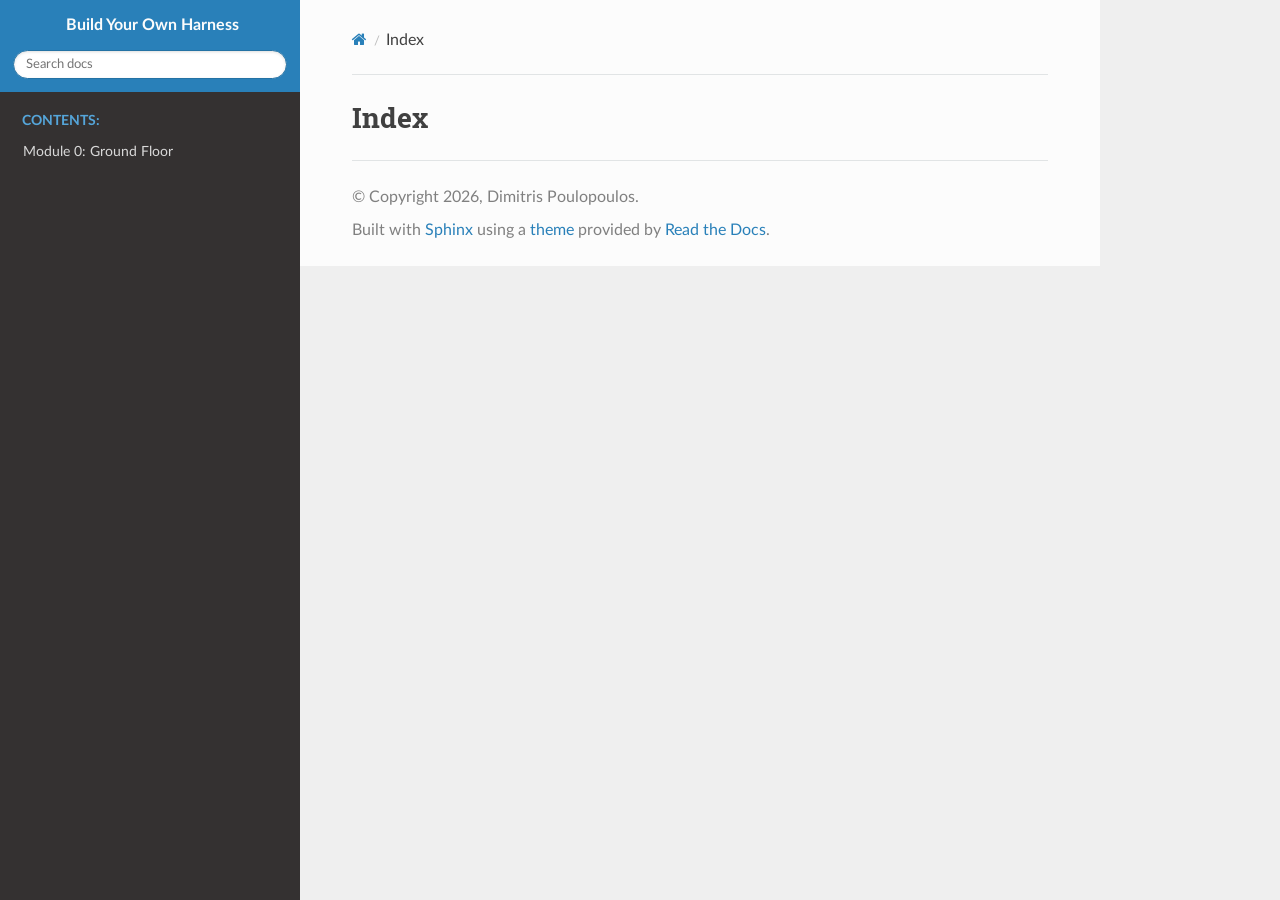
<file: genindex.html>
<!DOCTYPE html>
<html class="writer-html5" lang="en" data-content_root="./">
<head>
  <meta charset="utf-8" />
  <meta name="viewport" content="width=device-width, initial-scale=1.0" />
  <title>Index &mdash; Build Your Own Harness 0.0.1 documentation</title>
      <link rel="stylesheet" type="text/css" href="_static/pygments.css?v=b86133f3" />
      <link rel="stylesheet" type="text/css" href="_static/css/theme.css?v=9edc463e" />
      <link rel="stylesheet" type="text/css" href="_static/copybutton.css?v=76b2166b" />
      <link rel="stylesheet" type="text/css" href="_static/sphinx-design.min.css?v=95c83b7e" />
      <link rel="stylesheet" type="text/css" href="_static/custom.css?v=0b20a9e2" />

  
      <script src="_static/jquery.js?v=5d32c60e"></script>
      <script src="_static/_sphinx_javascript_frameworks_compat.js?v=2cd50e6c"></script>
      <script src="_static/documentation_options.js?v=d45e8c67"></script>
      <script src="_static/doctools.js?v=fd6eb6e6"></script>
      <script src="_static/sphinx_highlight.js?v=6ffebe34"></script>
      <script src="_static/clipboard.min.js?v=a7894cd8"></script>
      <script src="_static/copybutton.js?v=6dbb43f8"></script>
      <script src="_static/design-tabs.js?v=f930bc37"></script>
    <script src="_static/js/theme.js"></script>
    <link rel="index" title="Index" href="#" />
    <link rel="search" title="Search" href="search.html" /> 
</head>

<body class="wy-body-for-nav"> 
  <div class="wy-grid-for-nav">
    <nav data-toggle="wy-nav-shift" class="wy-nav-side">
      <div class="wy-side-scroll">
        <div class="wy-side-nav-search" >

          
          
          <a href="index.html" class="icon icon-home">
            Build Your Own Harness
          </a>
<div role="search">
  <form id="rtd-search-form" class="wy-form" action="search.html" method="get">
    <input type="text" name="q" placeholder="Search docs" aria-label="Search docs" />
    <input type="hidden" name="check_keywords" value="yes" />
    <input type="hidden" name="area" value="default" />
  </form>
</div>
        </div><div class="wy-menu wy-menu-vertical" data-spy="affix" role="navigation" aria-label="Navigation menu">
              <p class="caption" role="heading"><span class="caption-text">Contents:</span></p>
<ul>
<li class="toctree-l1"><a class="reference internal" href="module_0/index.html">Module 0: Ground Floor</a></li>
</ul>

        </div>
      </div>
    </nav>

    <section data-toggle="wy-nav-shift" class="wy-nav-content-wrap"><nav class="wy-nav-top" aria-label="Mobile navigation menu" >
          <i data-toggle="wy-nav-top" class="fa fa-bars"></i>
          <a href="index.html">Build Your Own Harness</a>
      </nav>

      <div class="wy-nav-content">
        <div class="rst-content">
          <div role="navigation" aria-label="Page navigation">
  <ul class="wy-breadcrumbs">
      <li><a href="index.html" class="icon icon-home" aria-label="Home"></a></li>
      <li class="breadcrumb-item active">Index</li>
      <li class="wy-breadcrumbs-aside">
      </li>
  </ul>
  <hr/>
</div>
          <div role="main" class="document" itemscope="itemscope" itemtype="http://schema.org/Article">
           <div itemprop="articleBody">
             

<h1 id="index">Index</h1>

<div class="genindex-jumpbox">
 
</div>


           </div>
          </div>
          <footer>

  <hr/>

  <div role="contentinfo">
    <p>&#169; Copyright 2026, Dimitris Poulopoulos.</p>
  </div>

  Built with <a href="https://www.sphinx-doc.org/">Sphinx</a> using a
    <a href="https://github.com/readthedocs/sphinx_rtd_theme">theme</a>
    provided by <a href="https://readthedocs.org">Read the Docs</a>.
   

</footer>
        </div>
      </div>
    </section>
  </div>
  <script>
      jQuery(function () {
          SphinxRtdTheme.Navigation.enable(true);
      });
  </script> 

</body>
</html>
</file>
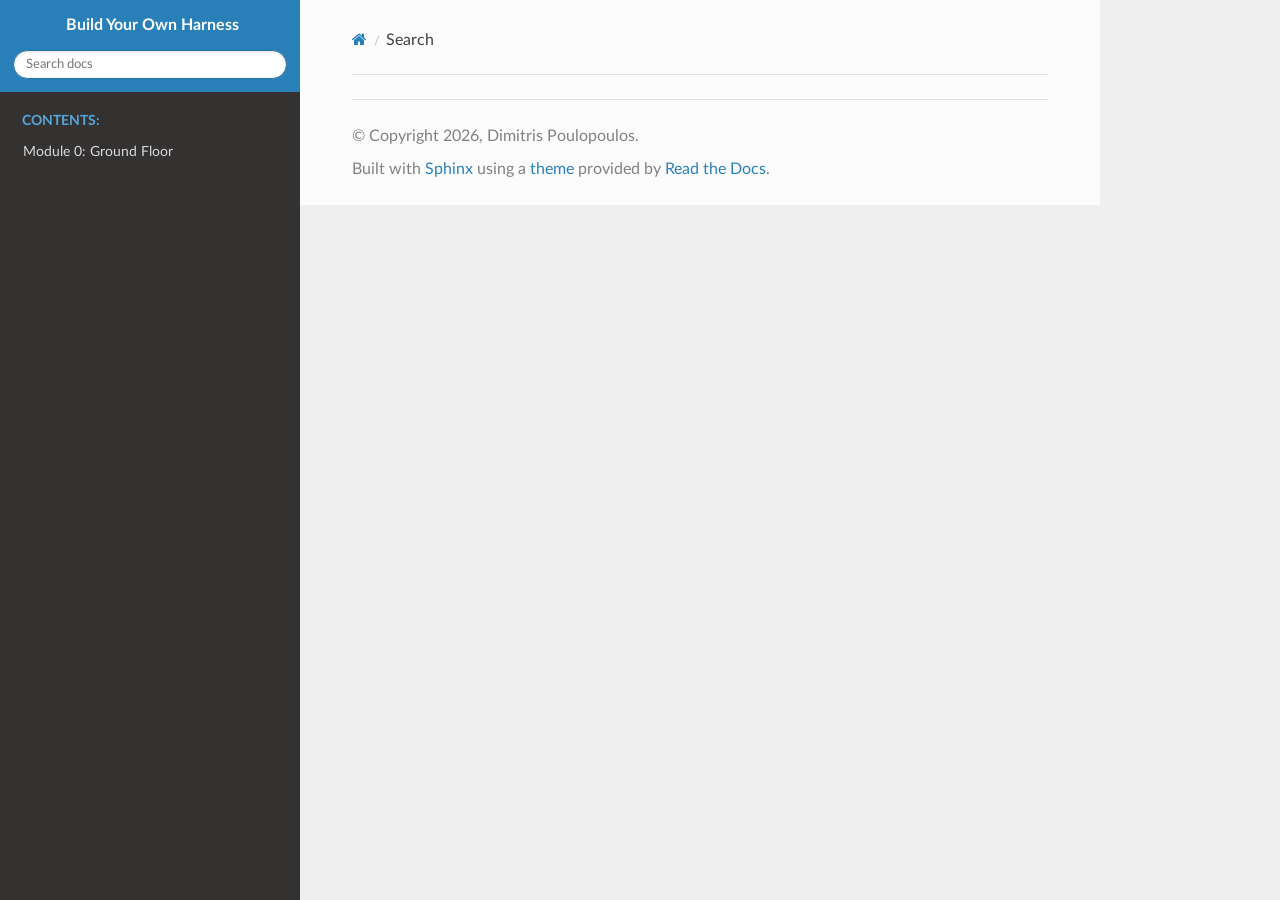
<file: search.html>
<!DOCTYPE html>
<html class="writer-html5" lang="en" data-content_root="./">
<head>
  <meta charset="utf-8" />
  <meta name="viewport" content="width=device-width, initial-scale=1.0" />
  <title>Search &mdash; Build Your Own Harness 0.0.1 documentation</title>
      <link rel="stylesheet" type="text/css" href="_static/pygments.css?v=b86133f3" />
      <link rel="stylesheet" type="text/css" href="_static/css/theme.css?v=9edc463e" />
      <link rel="stylesheet" type="text/css" href="_static/copybutton.css?v=76b2166b" />
      <link rel="stylesheet" type="text/css" href="_static/sphinx-design.min.css?v=95c83b7e" />
      <link rel="stylesheet" type="text/css" href="_static/custom.css?v=0b20a9e2" />

  
    
      <script src="_static/jquery.js?v=5d32c60e"></script>
      <script src="_static/_sphinx_javascript_frameworks_compat.js?v=2cd50e6c"></script>
      <script src="_static/documentation_options.js?v=d45e8c67"></script>
      <script src="_static/doctools.js?v=fd6eb6e6"></script>
      <script src="_static/sphinx_highlight.js?v=6ffebe34"></script>
      <script src="_static/clipboard.min.js?v=a7894cd8"></script>
      <script src="_static/copybutton.js?v=6dbb43f8"></script>
      <script src="_static/design-tabs.js?v=f930bc37"></script>
    <script src="_static/js/theme.js"></script>
    <script src="_static/searchtools.js"></script>
    <script src="_static/language_data.js"></script>
    <link rel="index" title="Index" href="genindex.html" />
    <link rel="search" title="Search" href="#" /> 
</head>

<body class="wy-body-for-nav"> 
  <div class="wy-grid-for-nav">
    <nav data-toggle="wy-nav-shift" class="wy-nav-side">
      <div class="wy-side-scroll">
        <div class="wy-side-nav-search" >

          
          
          <a href="index.html" class="icon icon-home">
            Build Your Own Harness
          </a>
<div role="search">
  <form id="rtd-search-form" class="wy-form" action="#" method="get">
    <input type="text" name="q" placeholder="Search docs" aria-label="Search docs" />
    <input type="hidden" name="check_keywords" value="yes" />
    <input type="hidden" name="area" value="default" />
  </form>
</div>
        </div><div class="wy-menu wy-menu-vertical" data-spy="affix" role="navigation" aria-label="Navigation menu">
              <p class="caption" role="heading"><span class="caption-text">Contents:</span></p>
<ul>
<li class="toctree-l1"><a class="reference internal" href="module_0/index.html">Module 0: Ground Floor</a></li>
</ul>

        </div>
      </div>
    </nav>

    <section data-toggle="wy-nav-shift" class="wy-nav-content-wrap"><nav class="wy-nav-top" aria-label="Mobile navigation menu" >
          <i data-toggle="wy-nav-top" class="fa fa-bars"></i>
          <a href="index.html">Build Your Own Harness</a>
      </nav>

      <div class="wy-nav-content">
        <div class="rst-content">
          <div role="navigation" aria-label="Page navigation">
  <ul class="wy-breadcrumbs">
      <li><a href="index.html" class="icon icon-home" aria-label="Home"></a></li>
      <li class="breadcrumb-item active">Search</li>
      <li class="wy-breadcrumbs-aside">
      </li>
  </ul>
  <hr/>
</div>
          <div role="main" class="document" itemscope="itemscope" itemtype="http://schema.org/Article">
           <div itemprop="articleBody">
             
  <noscript>
  <div id="fallback" class="admonition warning">
    <p class="last">
      Please activate JavaScript to enable the search functionality.
    </p>
  </div>
  </noscript>

  
  <div id="search-results">
  
  </div>

           </div>
          </div>
          <footer>

  <hr/>

  <div role="contentinfo">
    <p>&#169; Copyright 2026, Dimitris Poulopoulos.</p>
  </div>

  Built with <a href="https://www.sphinx-doc.org/">Sphinx</a> using a
    <a href="https://github.com/readthedocs/sphinx_rtd_theme">theme</a>
    provided by <a href="https://readthedocs.org">Read the Docs</a>.
   

</footer>
        </div>
      </div>
    </section>
  </div>
  <script>
      jQuery(function () {
          SphinxRtdTheme.Navigation.enable(true);
      });
  </script>
  <script>
    jQuery(function() { Search.loadIndex("searchindex.js"); });
  </script>
  
  <script id="searchindexloader"></script>
   


</body>
</html>
</file>
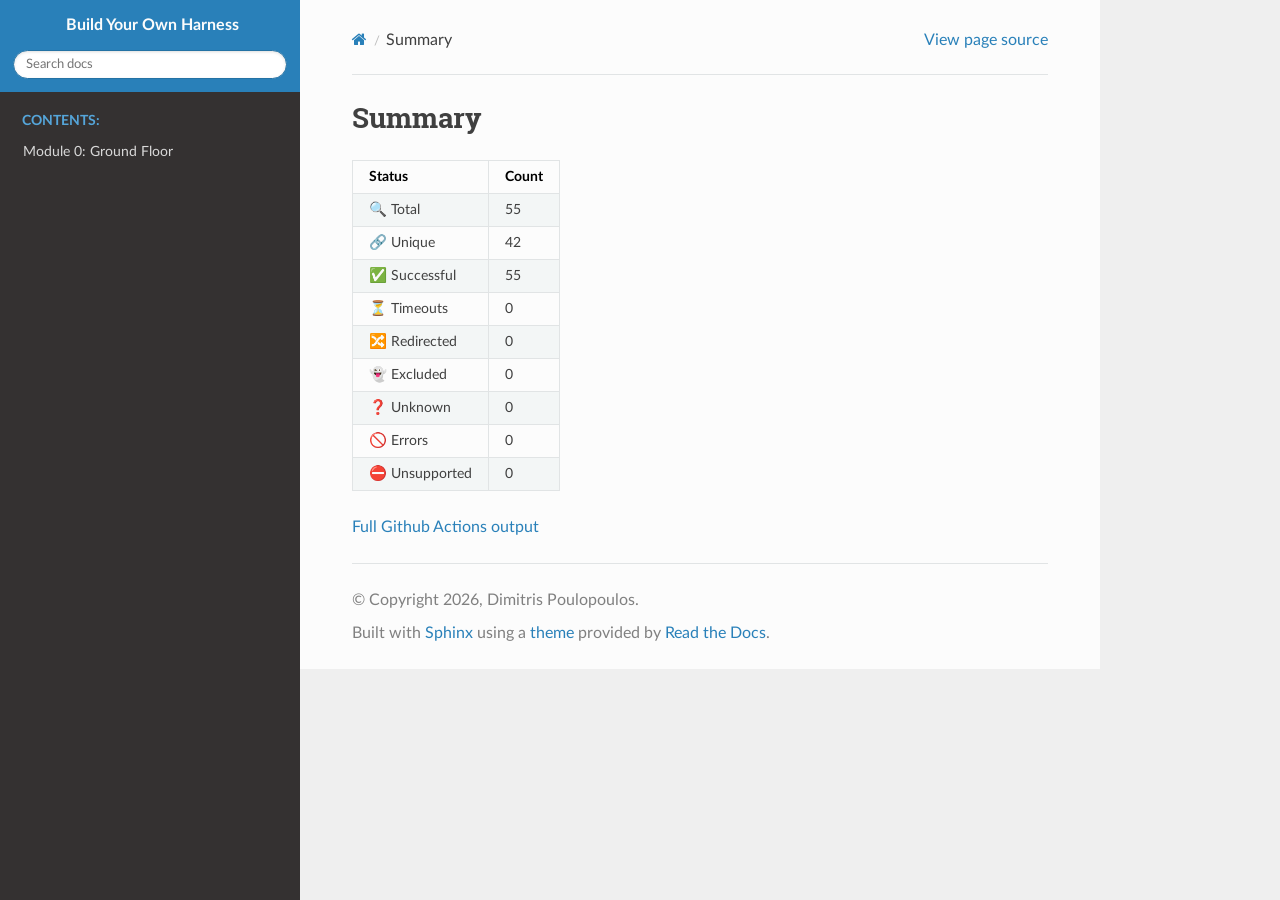
<file: lychee/out.html>
<!DOCTYPE html>
<html class="writer-html5" lang="en" data-content_root="../">
<head>
  <meta charset="utf-8" /><meta name="viewport" content="width=device-width, initial-scale=1" />

  <meta name="viewport" content="width=device-width, initial-scale=1.0" />
  <title>Summary &mdash; Build Your Own Harness 0.0.1 documentation</title>
      <link rel="stylesheet" type="text/css" href="../_static/pygments.css?v=b86133f3" />
      <link rel="stylesheet" type="text/css" href="../_static/css/theme.css?v=9edc463e" />
      <link rel="stylesheet" type="text/css" href="../_static/copybutton.css?v=76b2166b" />
      <link rel="stylesheet" type="text/css" href="../_static/sphinx-design.min.css?v=95c83b7e" />
      <link rel="stylesheet" type="text/css" href="../_static/custom.css?v=0b20a9e2" />

  
      <script src="../_static/jquery.js?v=5d32c60e"></script>
      <script src="../_static/_sphinx_javascript_frameworks_compat.js?v=2cd50e6c"></script>
      <script src="../_static/documentation_options.js?v=d45e8c67"></script>
      <script src="../_static/doctools.js?v=fd6eb6e6"></script>
      <script src="../_static/sphinx_highlight.js?v=6ffebe34"></script>
      <script src="../_static/clipboard.min.js?v=a7894cd8"></script>
      <script src="../_static/copybutton.js?v=6dbb43f8"></script>
      <script src="../_static/design-tabs.js?v=f930bc37"></script>
    <script src="../_static/js/theme.js"></script>
    <link rel="index" title="Index" href="../genindex.html" />
    <link rel="search" title="Search" href="../search.html" /> 
</head>

<body class="wy-body-for-nav"> 
  <div class="wy-grid-for-nav">
    <nav data-toggle="wy-nav-shift" class="wy-nav-side">
      <div class="wy-side-scroll">
        <div class="wy-side-nav-search" >

          
          
          <a href="../index.html" class="icon icon-home">
            Build Your Own Harness
          </a>
<div role="search">
  <form id="rtd-search-form" class="wy-form" action="../search.html" method="get">
    <input type="text" name="q" placeholder="Search docs" aria-label="Search docs" />
    <input type="hidden" name="check_keywords" value="yes" />
    <input type="hidden" name="area" value="default" />
  </form>
</div>
        </div><div class="wy-menu wy-menu-vertical" data-spy="affix" role="navigation" aria-label="Navigation menu">
              <p class="caption" role="heading"><span class="caption-text">Contents:</span></p>
<ul>
<li class="toctree-l1"><a class="reference internal" href="../module_0/index.html">Module 0: Ground Floor</a></li>
</ul>

        </div>
      </div>
    </nav>

    <section data-toggle="wy-nav-shift" class="wy-nav-content-wrap"><nav class="wy-nav-top" aria-label="Mobile navigation menu" >
          <i data-toggle="wy-nav-top" class="fa fa-bars"></i>
          <a href="../index.html">Build Your Own Harness</a>
      </nav>

      <div class="wy-nav-content">
        <div class="rst-content">
          <div role="navigation" aria-label="Page navigation">
  <ul class="wy-breadcrumbs">
      <li><a href="../index.html" class="icon icon-home" aria-label="Home"></a></li>
      <li class="breadcrumb-item active">Summary</li>
      <li class="wy-breadcrumbs-aside">
            <a href="../_sources/lychee/out.md.txt" rel="nofollow"> View page source</a>
      </li>
  </ul>
  <hr/>
</div>
          <div role="main" class="document" itemscope="itemscope" itemtype="http://schema.org/Article">
           <div itemprop="articleBody">
             
  <section id="summary">
<h1>Summary<a class="headerlink" href="#summary" title="Link to this heading"></a></h1>
<table class="docutils align-default">
<thead>
<tr class="row-odd"><th class="head"><p>Status</p></th>
<th class="head"><p>Count</p></th>
</tr>
</thead>
<tbody>
<tr class="row-even"><td><p>🔍 Total</p></td>
<td><p>55</p></td>
</tr>
<tr class="row-odd"><td><p>🔗 Unique</p></td>
<td><p>42</p></td>
</tr>
<tr class="row-even"><td><p>✅ Successful</p></td>
<td><p>55</p></td>
</tr>
<tr class="row-odd"><td><p>⏳ Timeouts</p></td>
<td><p>0</p></td>
</tr>
<tr class="row-even"><td><p>🔀 Redirected</p></td>
<td><p>0</p></td>
</tr>
<tr class="row-odd"><td><p>👻 Excluded</p></td>
<td><p>0</p></td>
</tr>
<tr class="row-even"><td><p>❓ Unknown</p></td>
<td><p>0</p></td>
</tr>
<tr class="row-odd"><td><p>🚫 Errors</p></td>
<td><p>0</p></td>
</tr>
<tr class="row-even"><td><p>⛔ Unsupported</p></td>
<td><p>0</p></td>
</tr>
</tbody>
</table>
<p><a class="reference external" href="https://github.com/dpoulopoulos/byoh/actions/runs/35686450725?check_suite_focus=true">Full Github Actions output</a></p>
</section>


           </div>
          </div>
          <footer>

  <hr/>

  <div role="contentinfo">
    <p>&#169; Copyright 2026, Dimitris Poulopoulos.</p>
  </div>

  Built with <a href="https://www.sphinx-doc.org/">Sphinx</a> using a
    <a href="https://github.com/readthedocs/sphinx_rtd_theme">theme</a>
    provided by <a href="https://readthedocs.org">Read the Docs</a>.
   

</footer>
        </div>
      </div>
    </section>
  </div>
  <script>
      jQuery(function () {
          SphinxRtdTheme.Navigation.enable(true);
      });
  </script> 

</body>
</html>
</file>
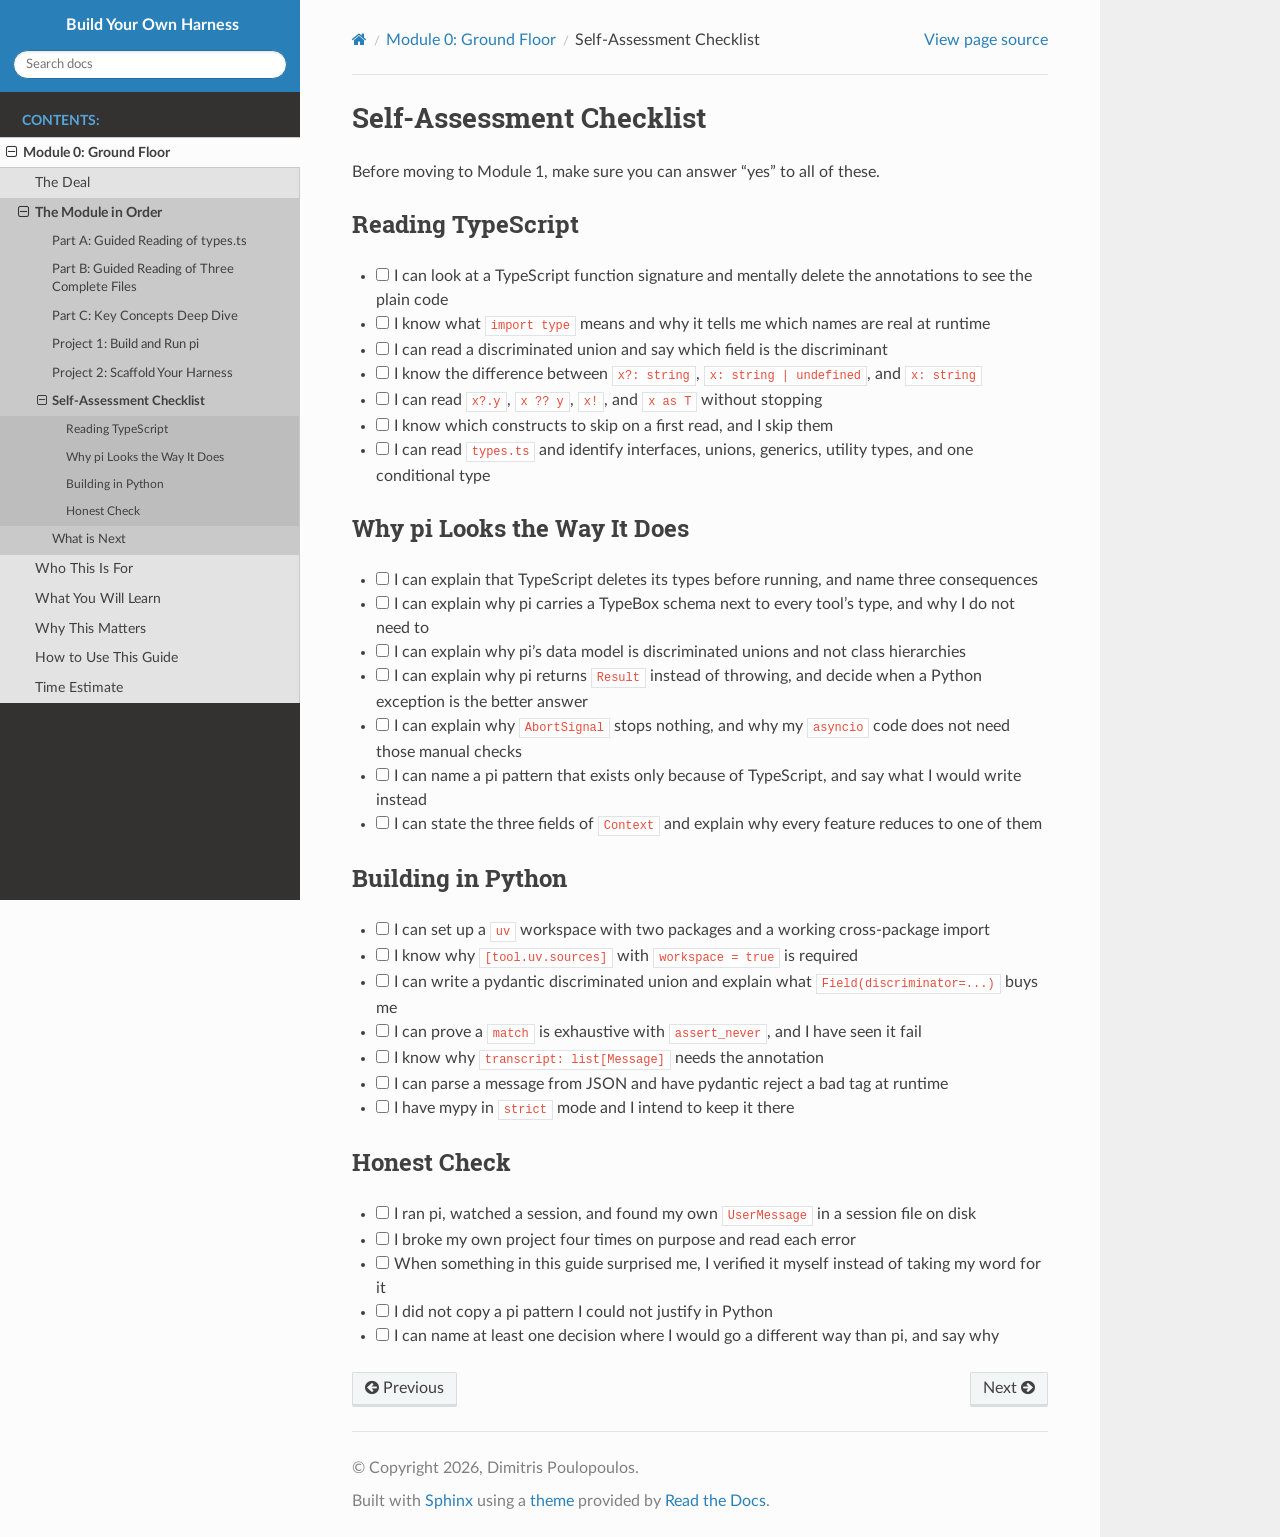
<file: module_0/checklist.html>
<!DOCTYPE html>
<html class="writer-html5" lang="en" data-content_root="../">
<head>
  <meta charset="utf-8" /><meta name="viewport" content="width=device-width, initial-scale=1" />

  <meta name="viewport" content="width=device-width, initial-scale=1.0" />
  <title>Self-Assessment Checklist &mdash; Build Your Own Harness 0.0.1 documentation</title>
      <link rel="stylesheet" type="text/css" href="../_static/pygments.css?v=b86133f3" />
      <link rel="stylesheet" type="text/css" href="../_static/css/theme.css?v=9edc463e" />
      <link rel="stylesheet" type="text/css" href="../_static/copybutton.css?v=76b2166b" />
      <link rel="stylesheet" type="text/css" href="../_static/sphinx-design.min.css?v=95c83b7e" />
      <link rel="stylesheet" type="text/css" href="../_static/custom.css?v=0b20a9e2" />

  
      <script src="../_static/jquery.js?v=5d32c60e"></script>
      <script src="../_static/_sphinx_javascript_frameworks_compat.js?v=2cd50e6c"></script>
      <script src="../_static/documentation_options.js?v=d45e8c67"></script>
      <script src="../_static/doctools.js?v=fd6eb6e6"></script>
      <script src="../_static/sphinx_highlight.js?v=6ffebe34"></script>
      <script src="../_static/clipboard.min.js?v=a7894cd8"></script>
      <script src="../_static/copybutton.js?v=6dbb43f8"></script>
      <script src="../_static/design-tabs.js?v=f930bc37"></script>
    <script src="../_static/js/theme.js"></script>
    <link rel="index" title="Index" href="../genindex.html" />
    <link rel="search" title="Search" href="../search.html" />
    <link rel="next" title="What is Next" href="what_next.html" />
    <link rel="prev" title="Project 2: Scaffold Your Harness" href="project_2_scaffold.html" /> 
</head>

<body class="wy-body-for-nav"> 
  <div class="wy-grid-for-nav">
    <nav data-toggle="wy-nav-shift" class="wy-nav-side">
      <div class="wy-side-scroll">
        <div class="wy-side-nav-search" >

          
          
          <a href="../index.html" class="icon icon-home">
            Build Your Own Harness
          </a>
<div role="search">
  <form id="rtd-search-form" class="wy-form" action="../search.html" method="get">
    <input type="text" name="q" placeholder="Search docs" aria-label="Search docs" />
    <input type="hidden" name="check_keywords" value="yes" />
    <input type="hidden" name="area" value="default" />
  </form>
</div>
        </div><div class="wy-menu wy-menu-vertical" data-spy="affix" role="navigation" aria-label="Navigation menu">
              <p class="caption" role="heading"><span class="caption-text">Contents:</span></p>
<ul class="current">
<li class="toctree-l1 current"><a class="reference internal" href="index.html">Module 0: Ground Floor</a><ul class="current">
<li class="toctree-l2"><a class="reference internal" href="index.html#the-deal">The Deal</a></li>
<li class="toctree-l2 current"><a class="reference internal" href="index.html#the-module-in-order">The Module in Order</a><ul class="current">
<li class="toctree-l3"><a class="reference internal" href="part_a_types.html">Part A: Guided Reading of types.ts</a></li>
<li class="toctree-l3"><a class="reference internal" href="part_b_files.html">Part B: Guided Reading of Three Complete Files</a></li>
<li class="toctree-l3"><a class="reference internal" href="part_c_concepts.html">Part C: Key Concepts Deep Dive</a></li>
<li class="toctree-l3"><a class="reference internal" href="project_1_run_pi.html">Project 1: Build and Run pi</a></li>
<li class="toctree-l3"><a class="reference internal" href="project_2_scaffold.html">Project 2: Scaffold Your Harness</a></li>
<li class="toctree-l3 current"><a class="current reference internal" href="#">Self-Assessment Checklist</a><ul>
<li class="toctree-l4"><a class="reference internal" href="#reading-typescript">Reading TypeScript</a></li>
<li class="toctree-l4"><a class="reference internal" href="#why-pi-looks-the-way-it-does">Why pi Looks the Way It Does</a></li>
<li class="toctree-l4"><a class="reference internal" href="#building-in-python">Building in Python</a></li>
<li class="toctree-l4"><a class="reference internal" href="#honest-check">Honest Check</a></li>
</ul>
</li>
<li class="toctree-l3"><a class="reference internal" href="what_next.html">What is Next</a></li>
</ul>
</li>
<li class="toctree-l2"><a class="reference internal" href="index.html#who-this-is-for">Who This Is For</a></li>
<li class="toctree-l2"><a class="reference internal" href="index.html#what-you-will-learn">What You Will Learn</a></li>
<li class="toctree-l2"><a class="reference internal" href="index.html#why-this-matters">Why This Matters</a></li>
<li class="toctree-l2"><a class="reference internal" href="index.html#how-to-use-this-guide">How to Use This Guide</a></li>
<li class="toctree-l2"><a class="reference internal" href="index.html#time-estimate">Time Estimate</a></li>
</ul>
</li>
</ul>

        </div>
      </div>
    </nav>

    <section data-toggle="wy-nav-shift" class="wy-nav-content-wrap"><nav class="wy-nav-top" aria-label="Mobile navigation menu" >
          <i data-toggle="wy-nav-top" class="fa fa-bars"></i>
          <a href="../index.html">Build Your Own Harness</a>
      </nav>

      <div class="wy-nav-content">
        <div class="rst-content">
          <div role="navigation" aria-label="Page navigation">
  <ul class="wy-breadcrumbs">
      <li><a href="../index.html" class="icon icon-home" aria-label="Home"></a></li>
          <li class="breadcrumb-item"><a href="index.html">Module 0: Ground Floor</a></li>
      <li class="breadcrumb-item active">Self-Assessment Checklist</li>
      <li class="wy-breadcrumbs-aside">
            <a href="../_sources/module_0/checklist.md.txt" rel="nofollow"> View page source</a>
      </li>
  </ul>
  <hr/>
</div>
          <div role="main" class="document" itemscope="itemscope" itemtype="http://schema.org/Article">
           <div itemprop="articleBody">
             
  <section id="self-assessment-checklist">
<h1>Self-Assessment Checklist<a class="headerlink" href="#self-assessment-checklist" title="Link to this heading"></a></h1>
<p>Before moving to Module 1, make sure you can answer “yes” to all of these.</p>
<section id="reading-typescript">
<h2>Reading TypeScript<a class="headerlink" href="#reading-typescript" title="Link to this heading"></a></h2>
<ul class="contains-task-list simple">
<li class="task-list-item enabled"><p><input class="task-list-item-checkbox" type="checkbox">I can look at a TypeScript function signature and mentally delete the annotations to see the plain code</p></li>
<li class="task-list-item enabled"><p><input class="task-list-item-checkbox" type="checkbox">I know what <code class="docutils literal notranslate"><span class="pre">import</span> <span class="pre">type</span></code> means and why it tells me which names are real at runtime</p></li>
<li class="task-list-item enabled"><p><input class="task-list-item-checkbox" type="checkbox">I can read a discriminated union and say which field is the discriminant</p></li>
<li class="task-list-item enabled"><p><input class="task-list-item-checkbox" type="checkbox">I know the difference between <code class="docutils literal notranslate"><span class="pre">x?:</span> <span class="pre">string</span></code>, <code class="docutils literal notranslate"><span class="pre">x:</span> <span class="pre">string</span> <span class="pre">|</span> <span class="pre">undefined</span></code>, and <code class="docutils literal notranslate"><span class="pre">x:</span> <span class="pre">string</span></code></p></li>
<li class="task-list-item enabled"><p><input class="task-list-item-checkbox" type="checkbox">I can read <code class="docutils literal notranslate"><span class="pre">x?.y</span></code>, <code class="docutils literal notranslate"><span class="pre">x</span> <span class="pre">??</span> <span class="pre">y</span></code>, <code class="docutils literal notranslate"><span class="pre">x!</span></code>, and <code class="docutils literal notranslate"><span class="pre">x</span> <span class="pre">as</span> <span class="pre">T</span></code> without stopping</p></li>
<li class="task-list-item enabled"><p><input class="task-list-item-checkbox" type="checkbox">I know which constructs to skip on a first read, and I skip them</p></li>
<li class="task-list-item enabled"><p><input class="task-list-item-checkbox" type="checkbox">I can read <a class="reference external" href="https://github.com/earendil-works/pi/blob/v0.87.0/packages/ai/src/types.ts"><code class="docutils literal notranslate"><span class="pre">types.ts</span></code></a>
and identify interfaces, unions, generics, utility types, and one conditional type</p></li>
</ul>
</section>
<section id="why-pi-looks-the-way-it-does">
<h2>Why pi Looks the Way It Does<a class="headerlink" href="#why-pi-looks-the-way-it-does" title="Link to this heading"></a></h2>
<ul class="contains-task-list simple">
<li class="task-list-item enabled"><p><input class="task-list-item-checkbox" type="checkbox">I can explain that TypeScript deletes its types before running, and name three consequences</p></li>
<li class="task-list-item enabled"><p><input class="task-list-item-checkbox" type="checkbox">I can explain why pi carries a TypeBox schema next to every tool’s type, and why I do not need to</p></li>
<li class="task-list-item enabled"><p><input class="task-list-item-checkbox" type="checkbox">I can explain why pi’s data model is discriminated unions and not class hierarchies</p></li>
<li class="task-list-item enabled"><p><input class="task-list-item-checkbox" type="checkbox">I can explain why pi returns <code class="docutils literal notranslate"><span class="pre">Result</span></code> instead of throwing, and decide when a Python exception is the better answer</p></li>
<li class="task-list-item enabled"><p><input class="task-list-item-checkbox" type="checkbox">I can explain why <code class="docutils literal notranslate"><span class="pre">AbortSignal</span></code> stops nothing, and why my <code class="docutils literal notranslate"><span class="pre">asyncio</span></code> code does not need those manual checks</p></li>
<li class="task-list-item enabled"><p><input class="task-list-item-checkbox" type="checkbox">I can name a pi pattern that exists only because of TypeScript, and say what I would write instead</p></li>
<li class="task-list-item enabled"><p><input class="task-list-item-checkbox" type="checkbox">I can state the three fields of <code class="docutils literal notranslate"><span class="pre">Context</span></code> and explain why every feature reduces to one of them</p></li>
</ul>
</section>
<section id="building-in-python">
<h2>Building in Python<a class="headerlink" href="#building-in-python" title="Link to this heading"></a></h2>
<ul class="contains-task-list simple">
<li class="task-list-item enabled"><p><input class="task-list-item-checkbox" type="checkbox">I can set up a <code class="docutils literal notranslate"><span class="pre">uv</span></code> workspace with two packages and a working cross-package import</p></li>
<li class="task-list-item enabled"><p><input class="task-list-item-checkbox" type="checkbox">I know why <code class="docutils literal notranslate"><span class="pre">[tool.uv.sources]</span></code> with <code class="docutils literal notranslate"><span class="pre">workspace</span> <span class="pre">=</span> <span class="pre">true</span></code> is required</p></li>
<li class="task-list-item enabled"><p><input class="task-list-item-checkbox" type="checkbox">I can write a pydantic discriminated union and explain what <code class="docutils literal notranslate"><span class="pre">Field(discriminator=...)</span></code> buys me</p></li>
<li class="task-list-item enabled"><p><input class="task-list-item-checkbox" type="checkbox">I can prove a <code class="docutils literal notranslate"><span class="pre">match</span></code> is exhaustive with <code class="docutils literal notranslate"><span class="pre">assert_never</span></code>, and I have seen it fail</p></li>
<li class="task-list-item enabled"><p><input class="task-list-item-checkbox" type="checkbox">I know why <code class="docutils literal notranslate"><span class="pre">transcript:</span> <span class="pre">list[Message]</span></code> needs the annotation</p></li>
<li class="task-list-item enabled"><p><input class="task-list-item-checkbox" type="checkbox">I can parse a message from JSON and have pydantic reject a bad tag at runtime</p></li>
<li class="task-list-item enabled"><p><input class="task-list-item-checkbox" type="checkbox">I have mypy in <code class="docutils literal notranslate"><span class="pre">strict</span></code> mode and I intend to keep it there</p></li>
</ul>
</section>
<section id="honest-check">
<h2>Honest Check<a class="headerlink" href="#honest-check" title="Link to this heading"></a></h2>
<ul class="contains-task-list simple">
<li class="task-list-item enabled"><p><input class="task-list-item-checkbox" type="checkbox">I ran pi, watched a session, and found my own <code class="docutils literal notranslate"><span class="pre">UserMessage</span></code> in a session file on disk</p></li>
<li class="task-list-item enabled"><p><input class="task-list-item-checkbox" type="checkbox">I broke my own project four times on purpose and read each error</p></li>
<li class="task-list-item enabled"><p><input class="task-list-item-checkbox" type="checkbox">When something in this guide surprised me, I verified it myself instead of taking my word for it</p></li>
<li class="task-list-item enabled"><p><input class="task-list-item-checkbox" type="checkbox">I did not copy a pi pattern I could not justify in Python</p></li>
<li class="task-list-item enabled"><p><input class="task-list-item-checkbox" type="checkbox">I can name at least one decision where I would go a different way than pi, and say why</p></li>
</ul>
</section>
</section>


           </div>
          </div>
          <footer><div class="rst-footer-buttons" role="navigation" aria-label="Footer">
        <a href="project_2_scaffold.html" class="btn btn-neutral float-left" title="Project 2: Scaffold Your Harness" accesskey="p" rel="prev"><span class="fa fa-arrow-circle-left" aria-hidden="true"></span> Previous</a>
        <a href="what_next.html" class="btn btn-neutral float-right" title="What is Next" accesskey="n" rel="next">Next <span class="fa fa-arrow-circle-right" aria-hidden="true"></span></a>
    </div>

  <hr/>

  <div role="contentinfo">
    <p>&#169; Copyright 2026, Dimitris Poulopoulos.</p>
  </div>

  Built with <a href="https://www.sphinx-doc.org/">Sphinx</a> using a
    <a href="https://github.com/readthedocs/sphinx_rtd_theme">theme</a>
    provided by <a href="https://readthedocs.org">Read the Docs</a>.
   

</footer>
        </div>
      </div>
    </section>
  </div>
  <script>
      jQuery(function () {
          SphinxRtdTheme.Navigation.enable(true);
      });
  </script> 

</body>
</html>
</file>
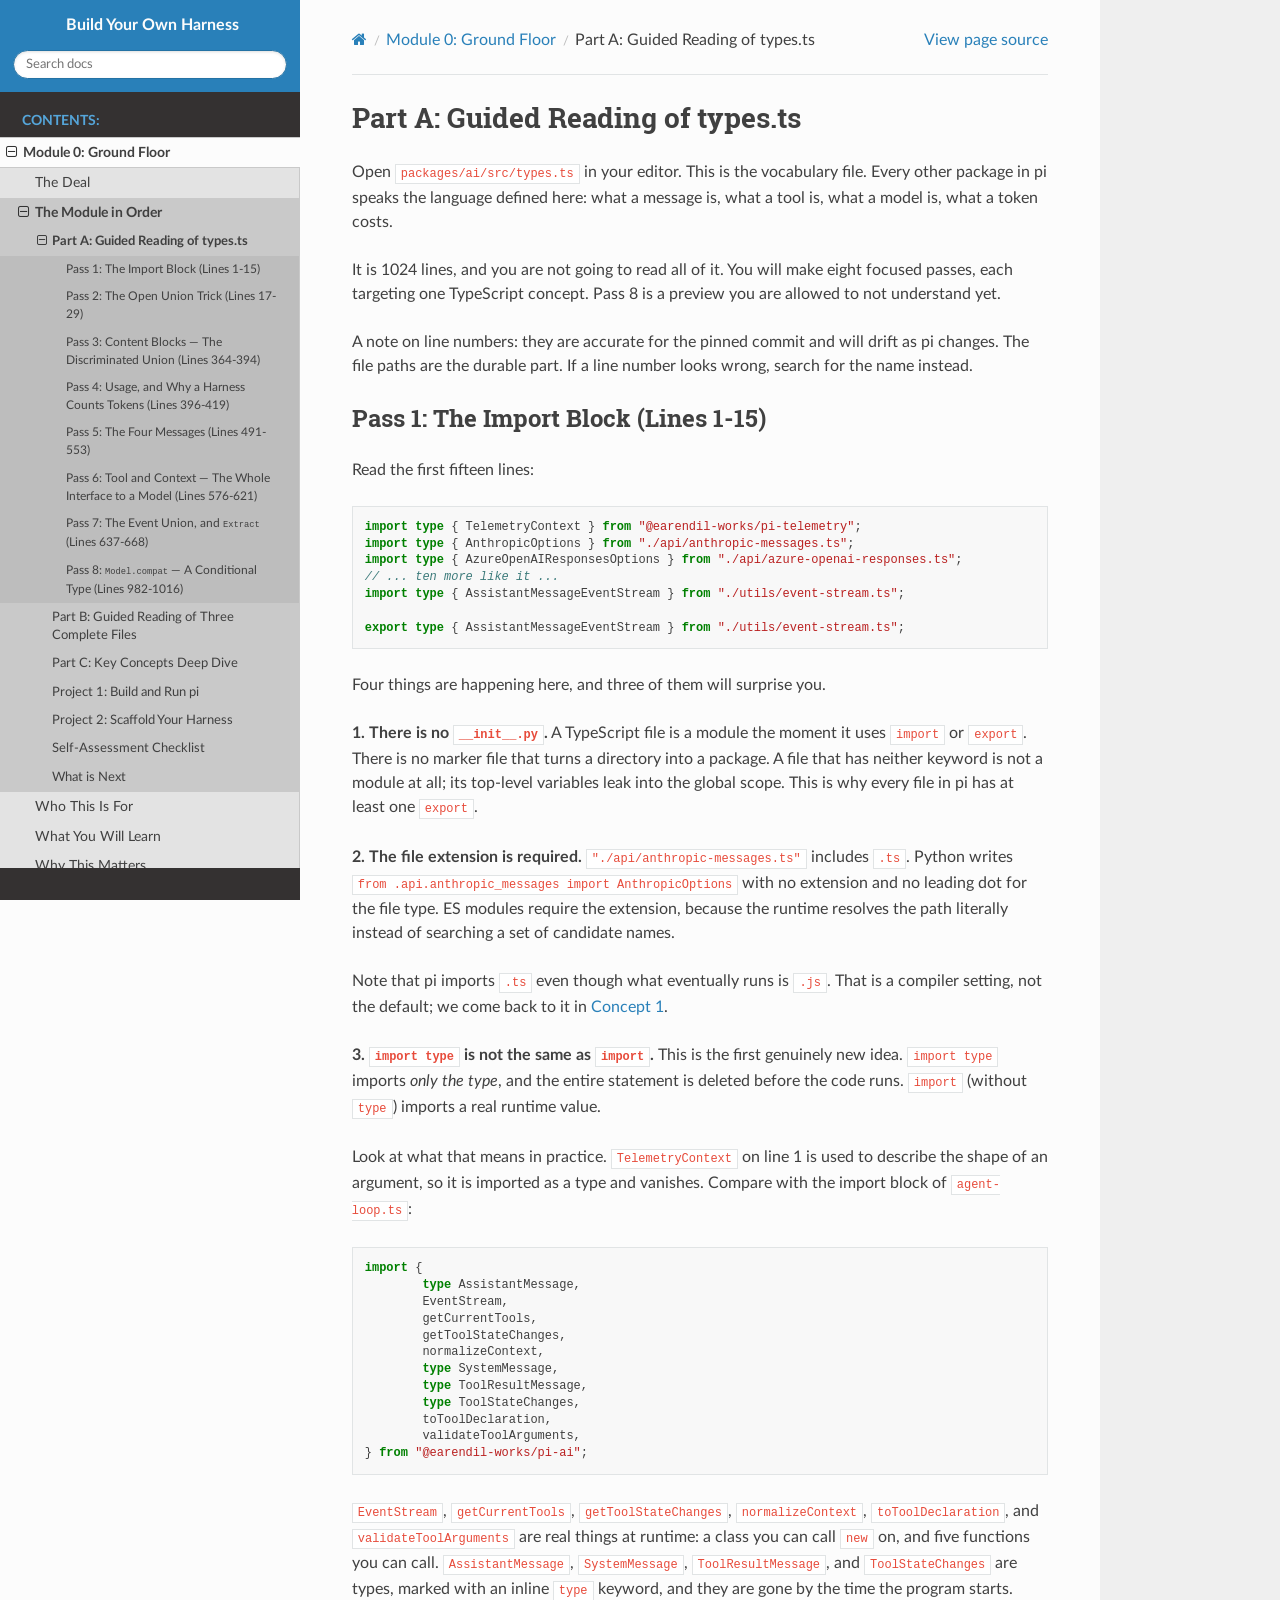
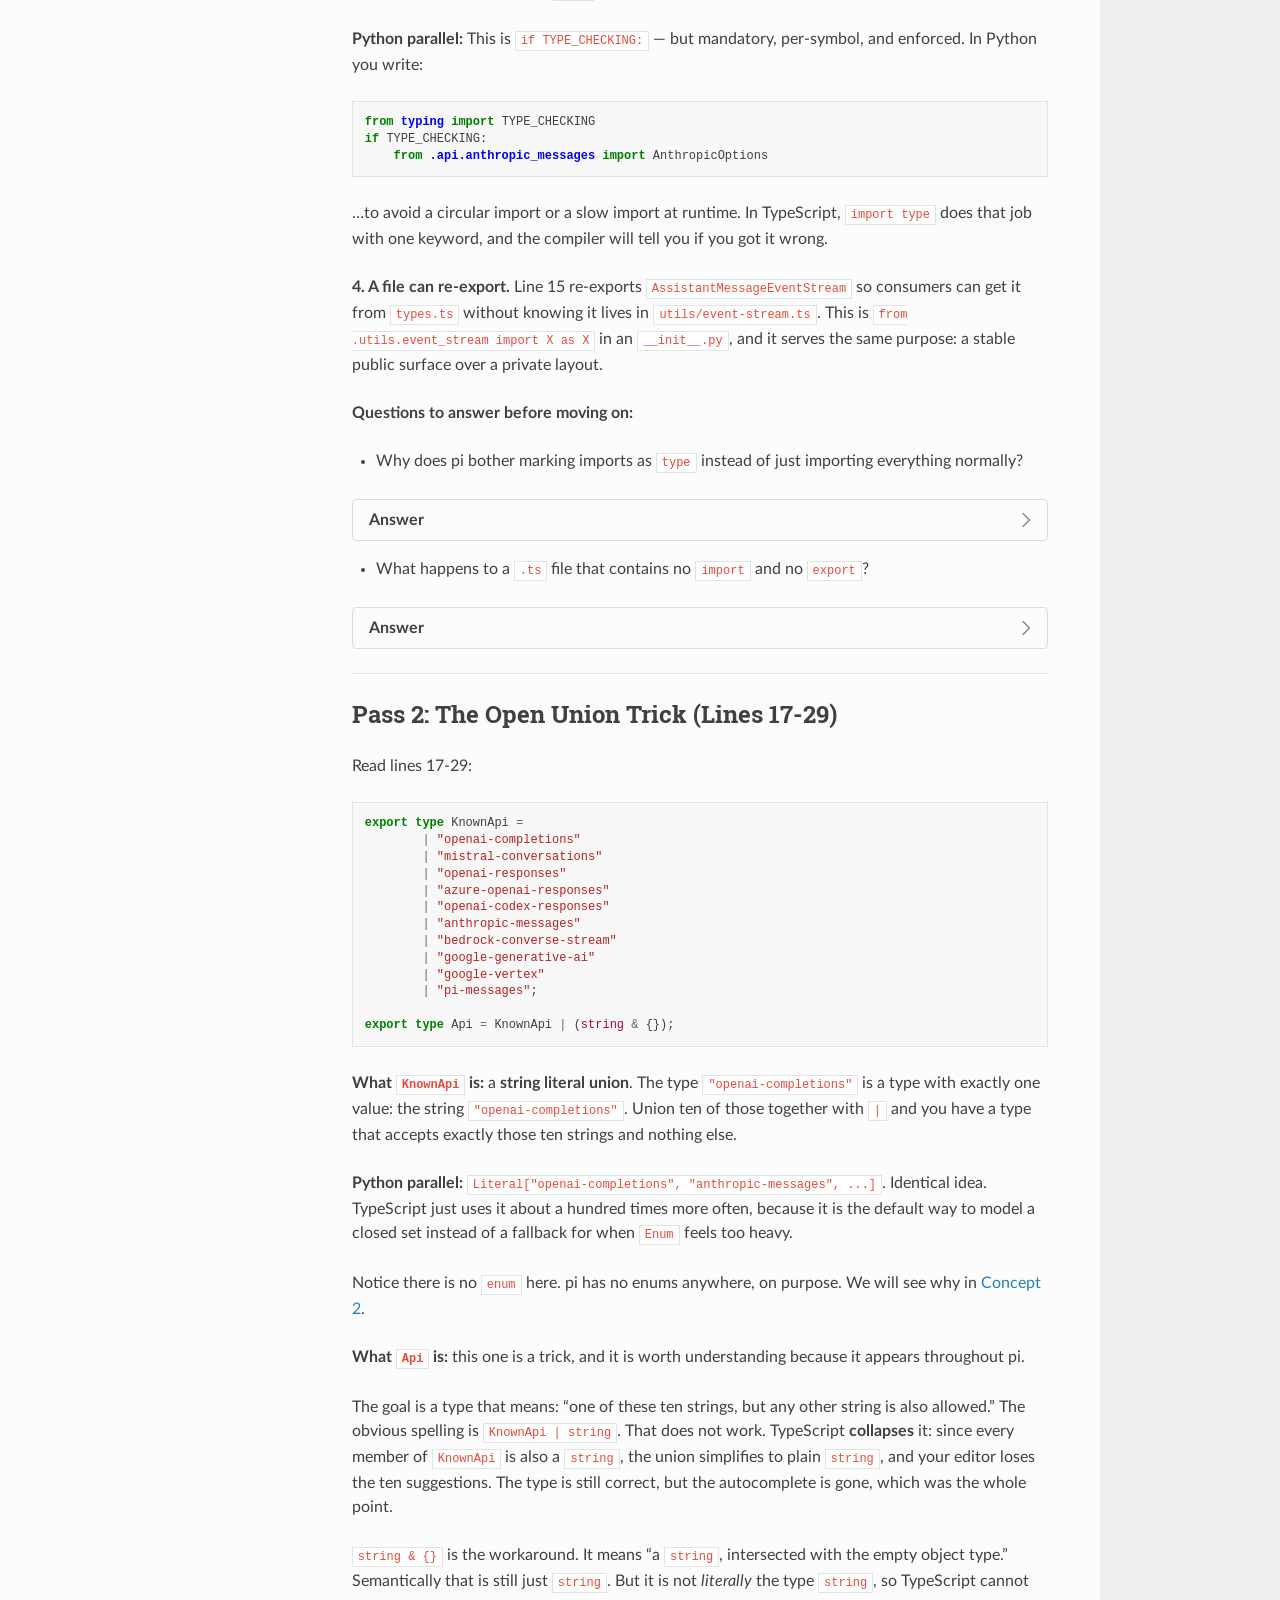
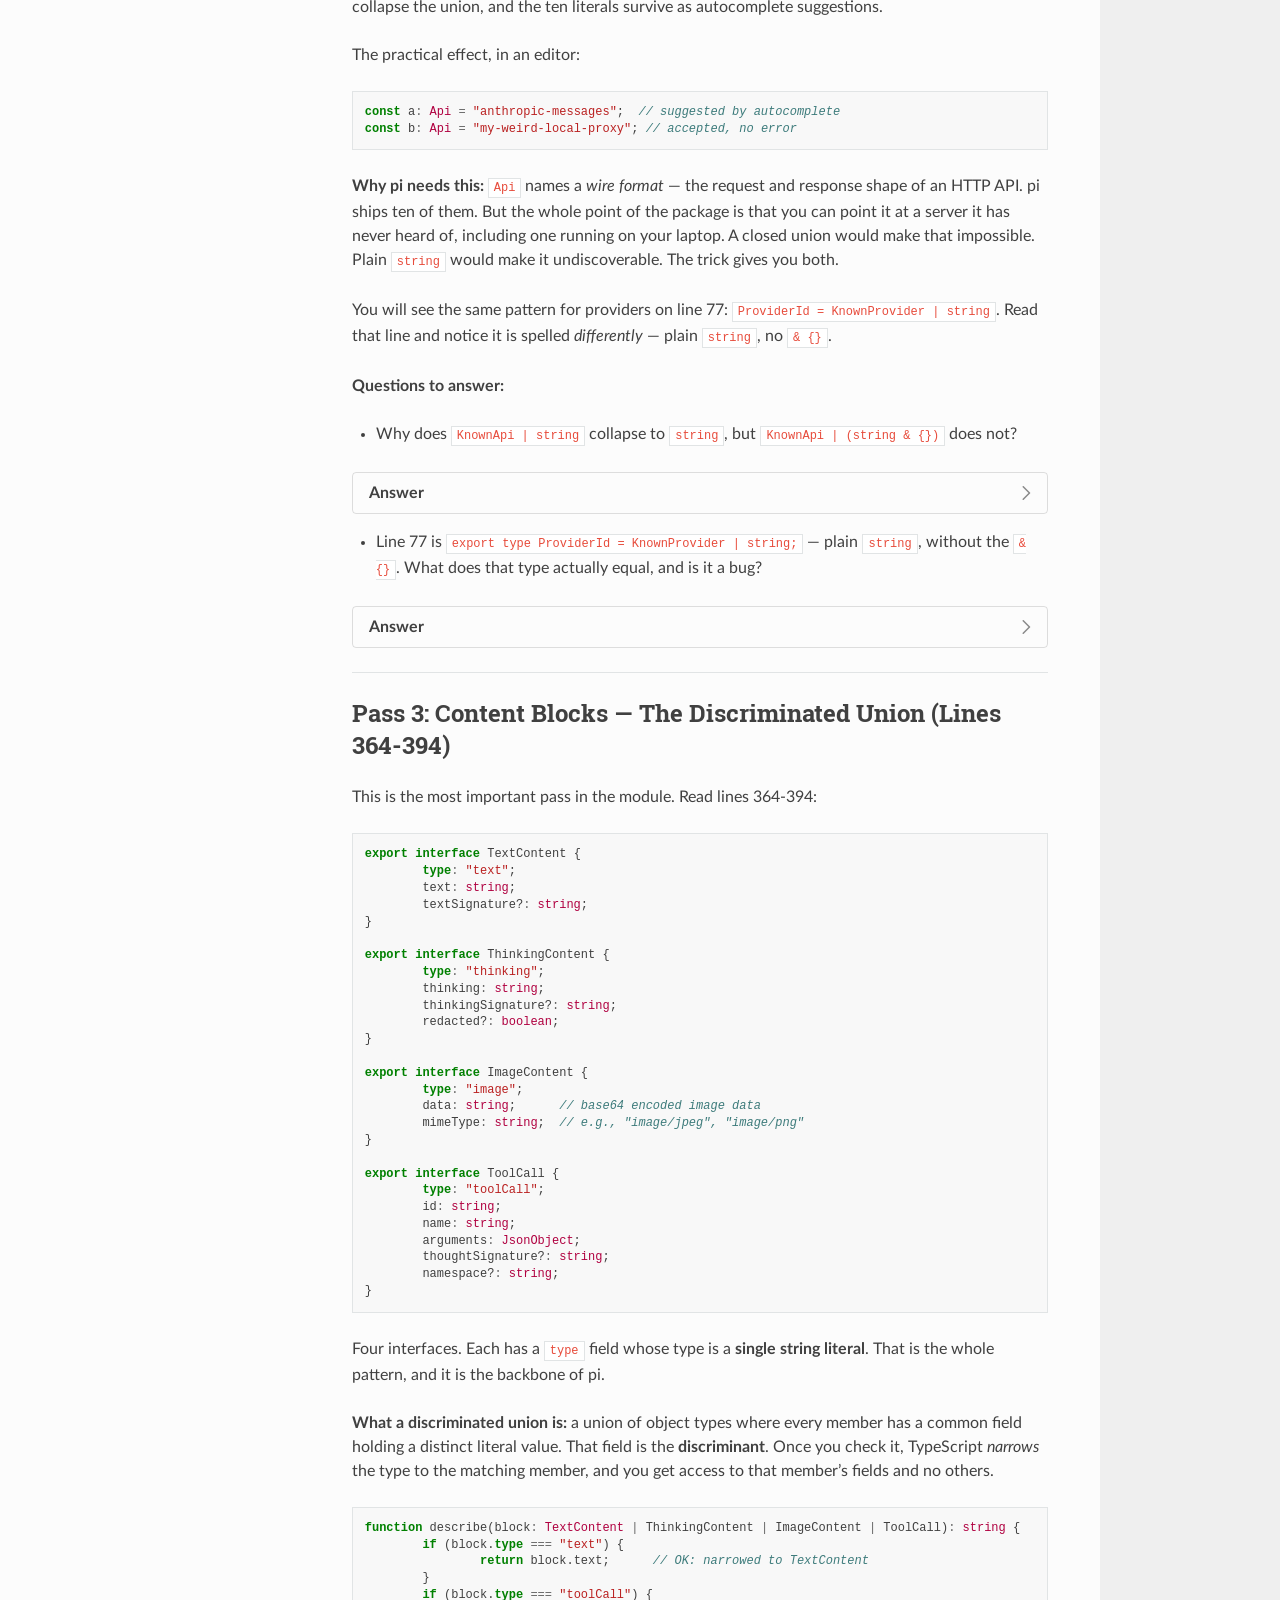
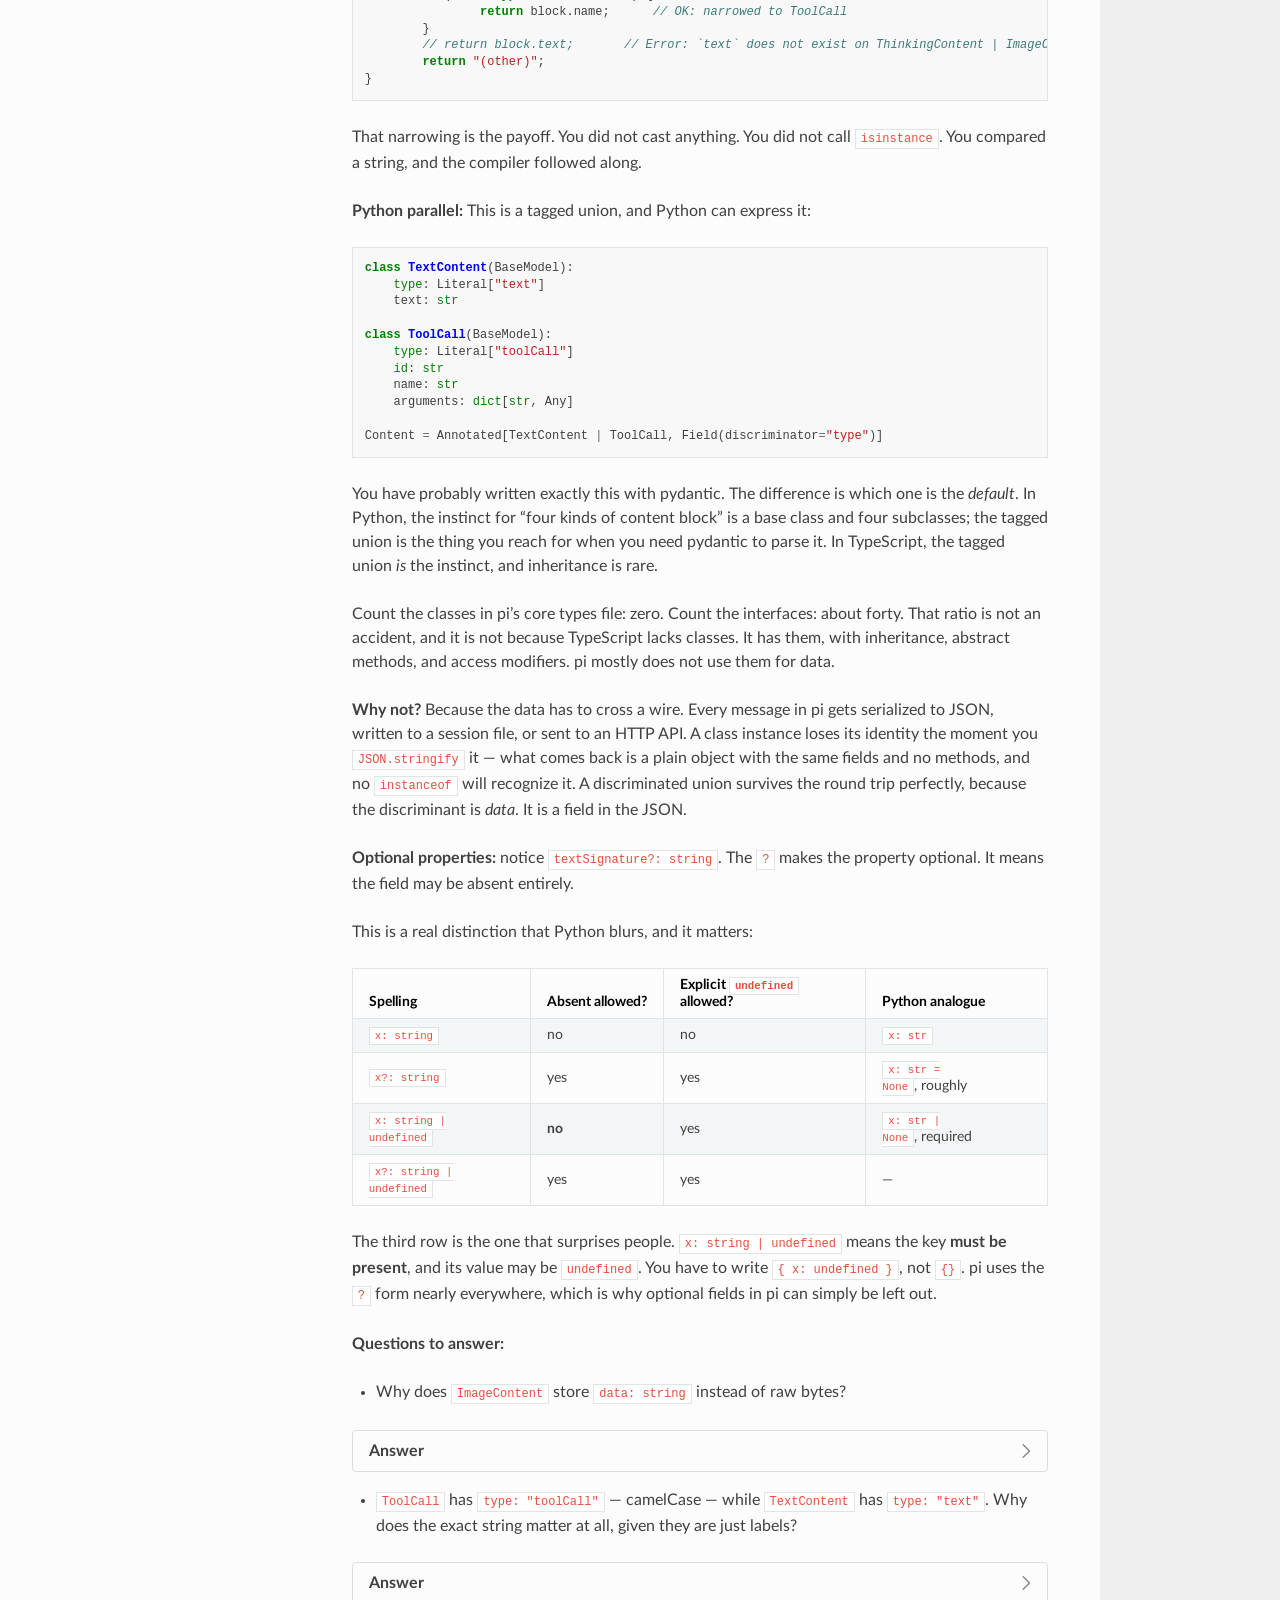
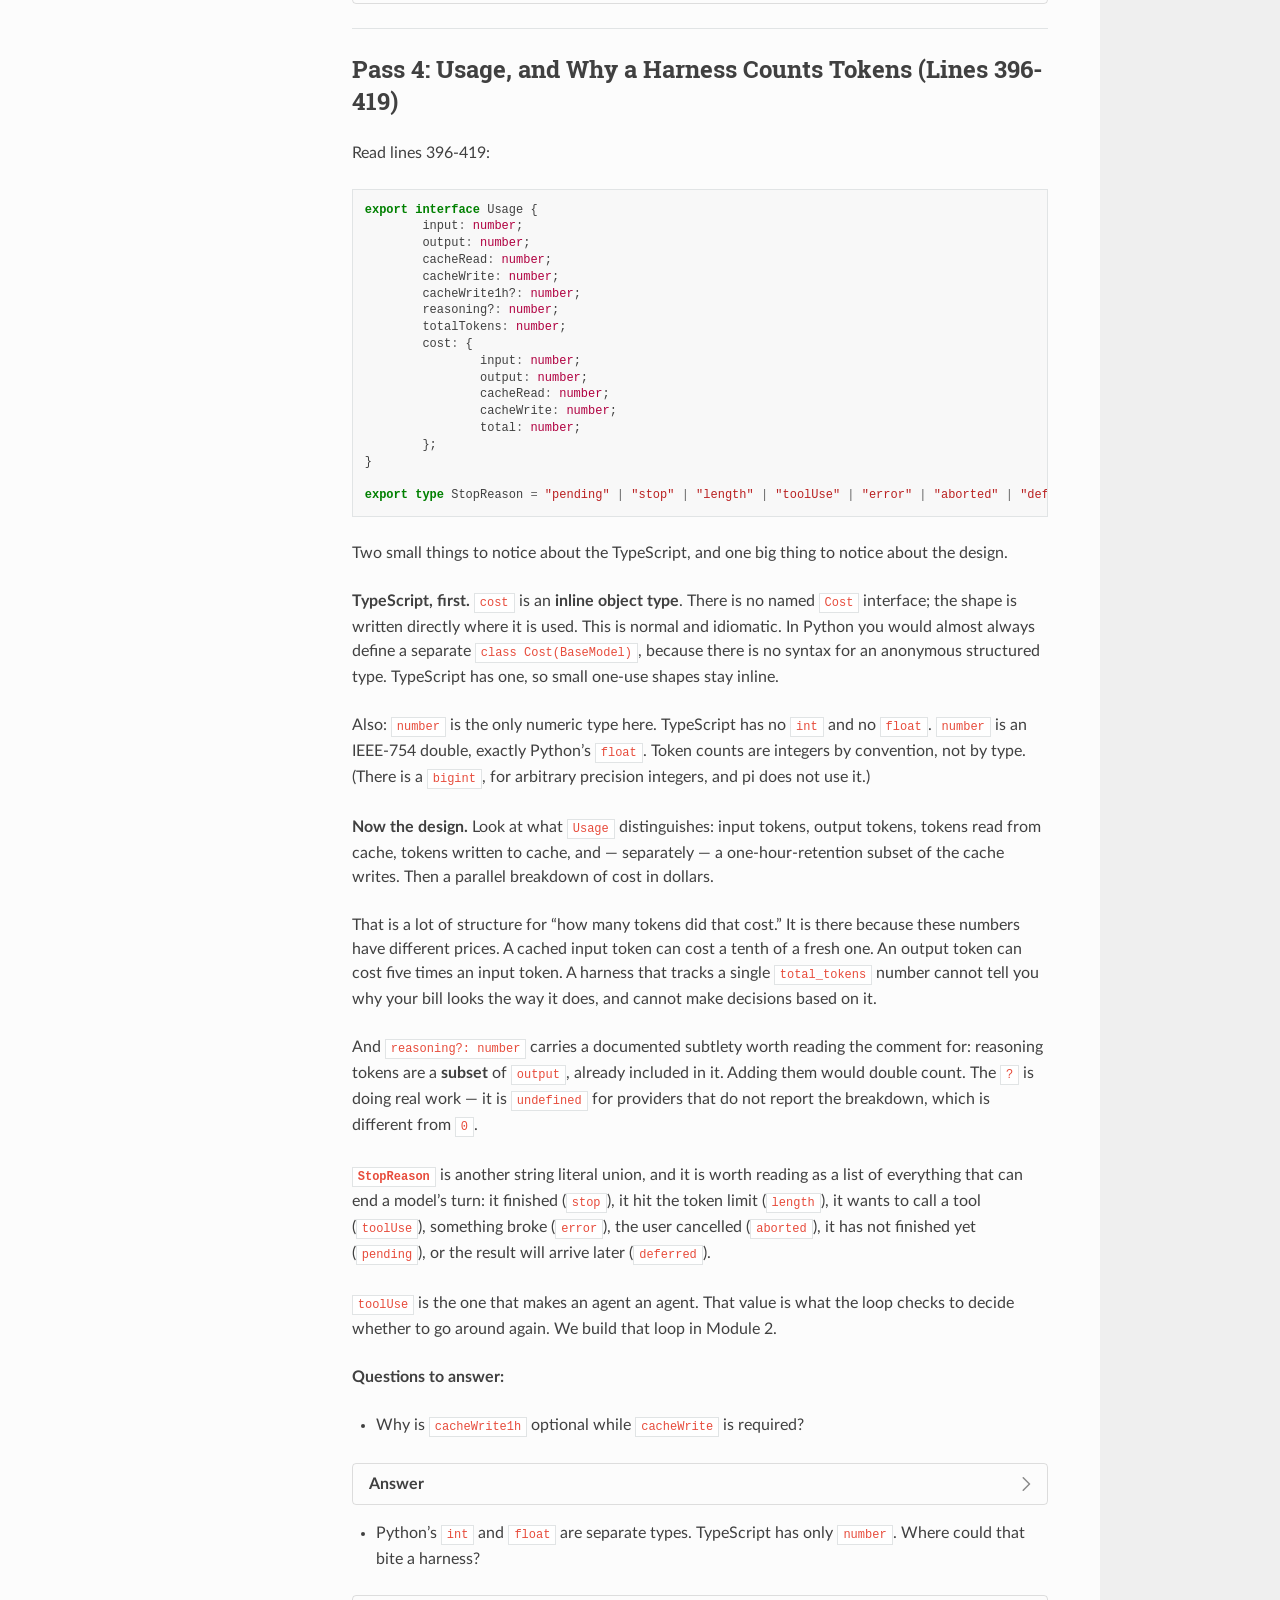
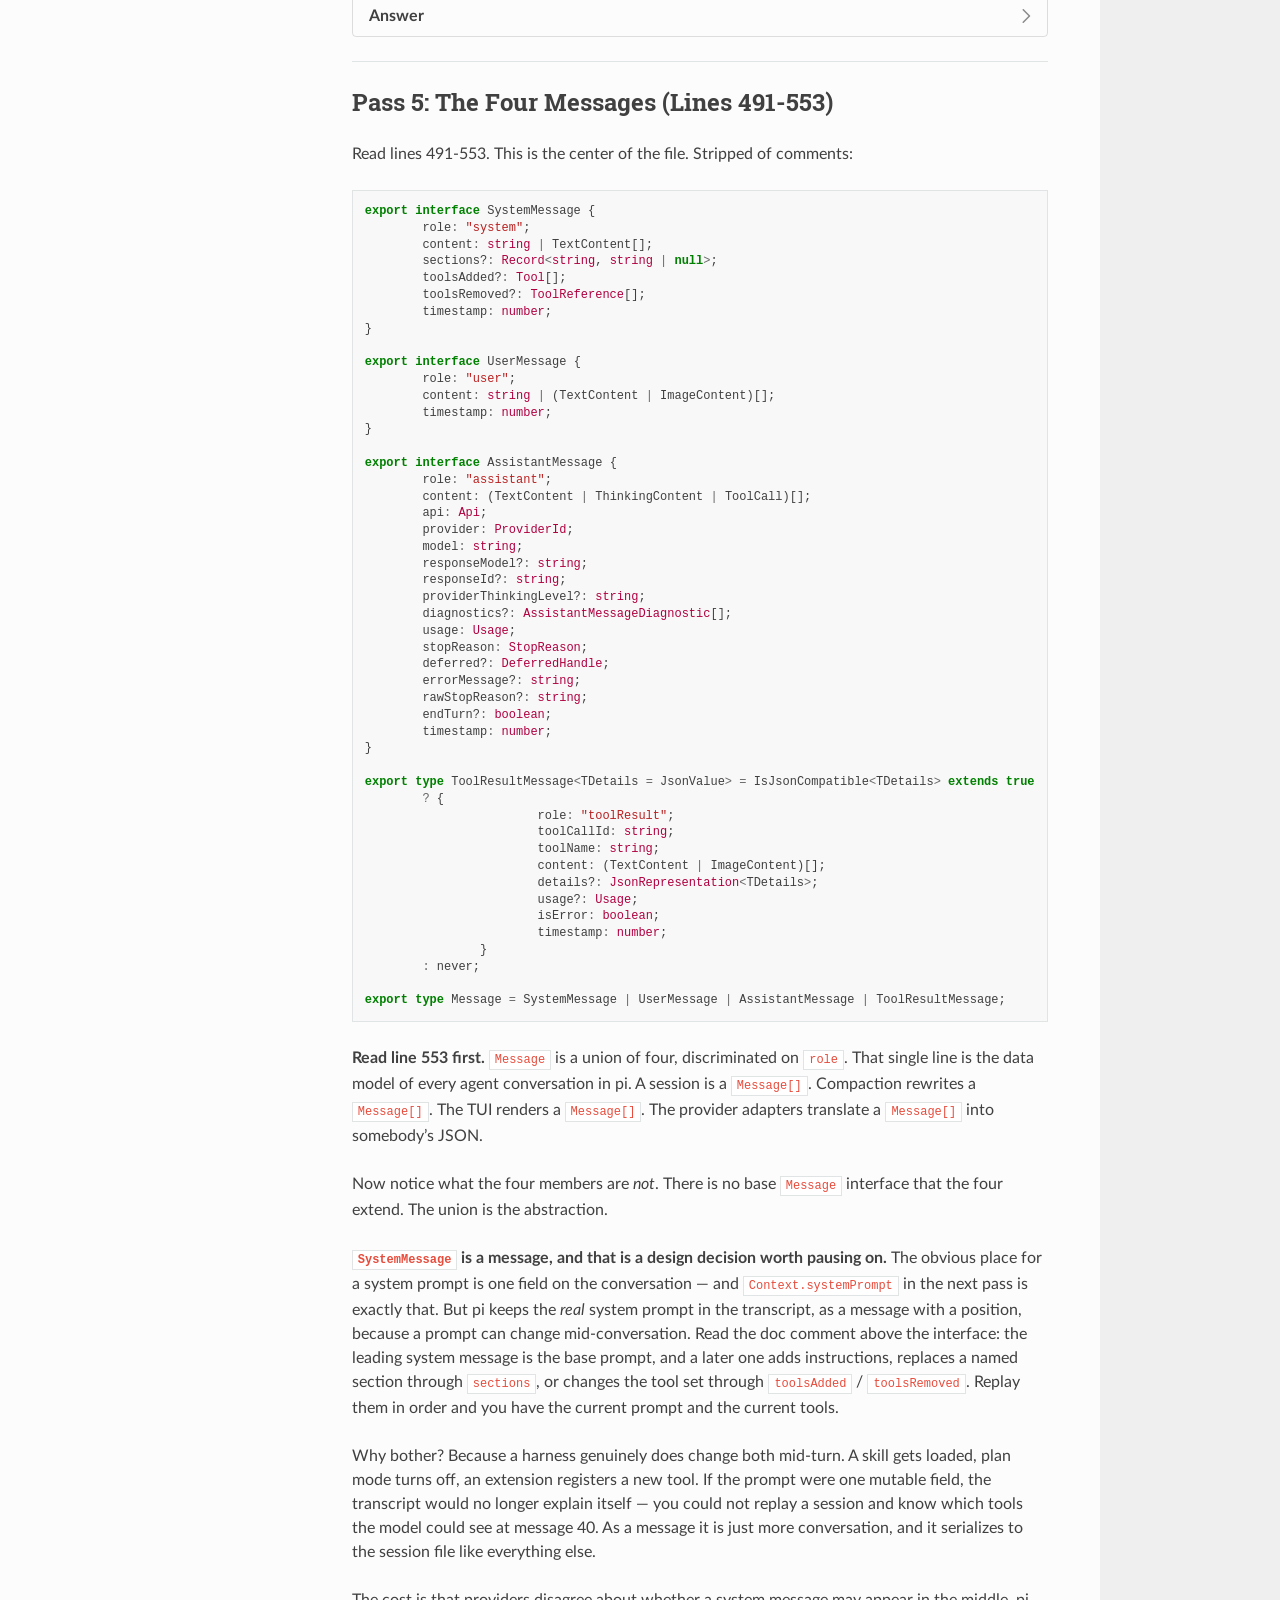
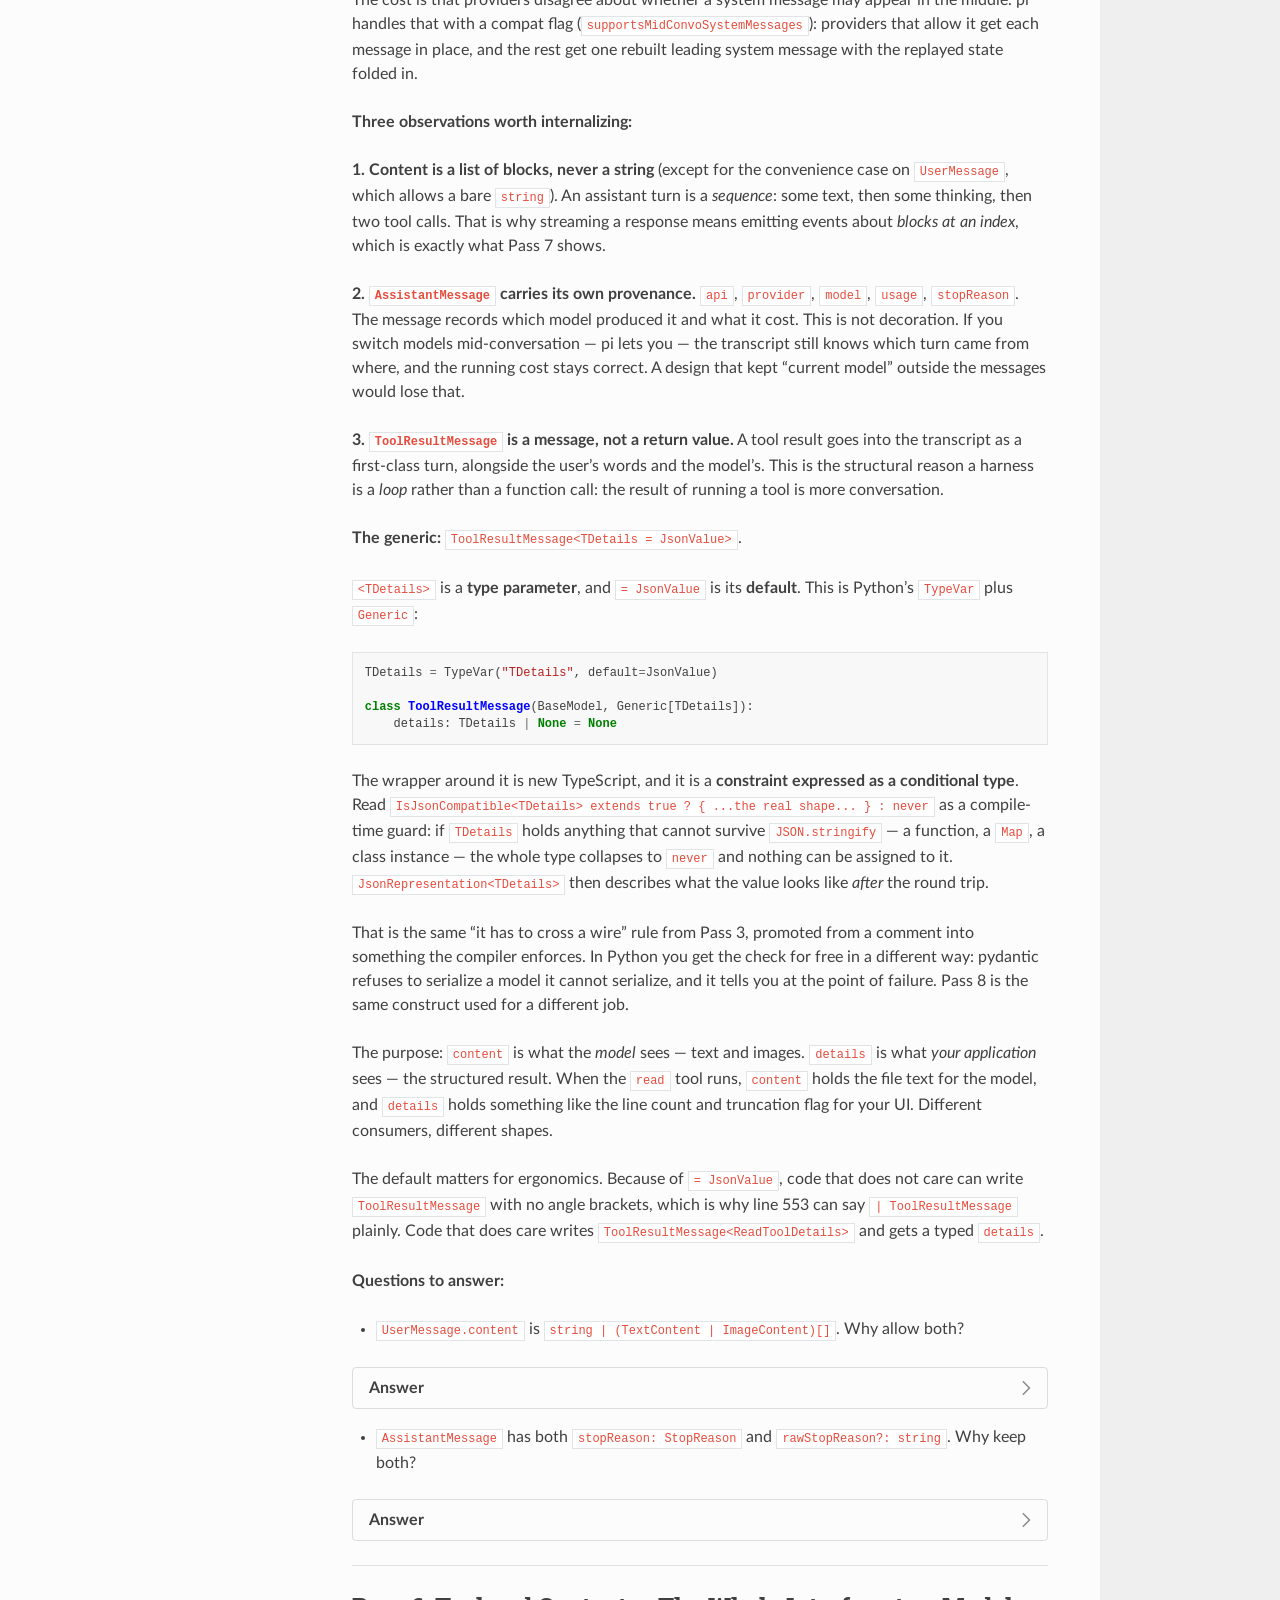
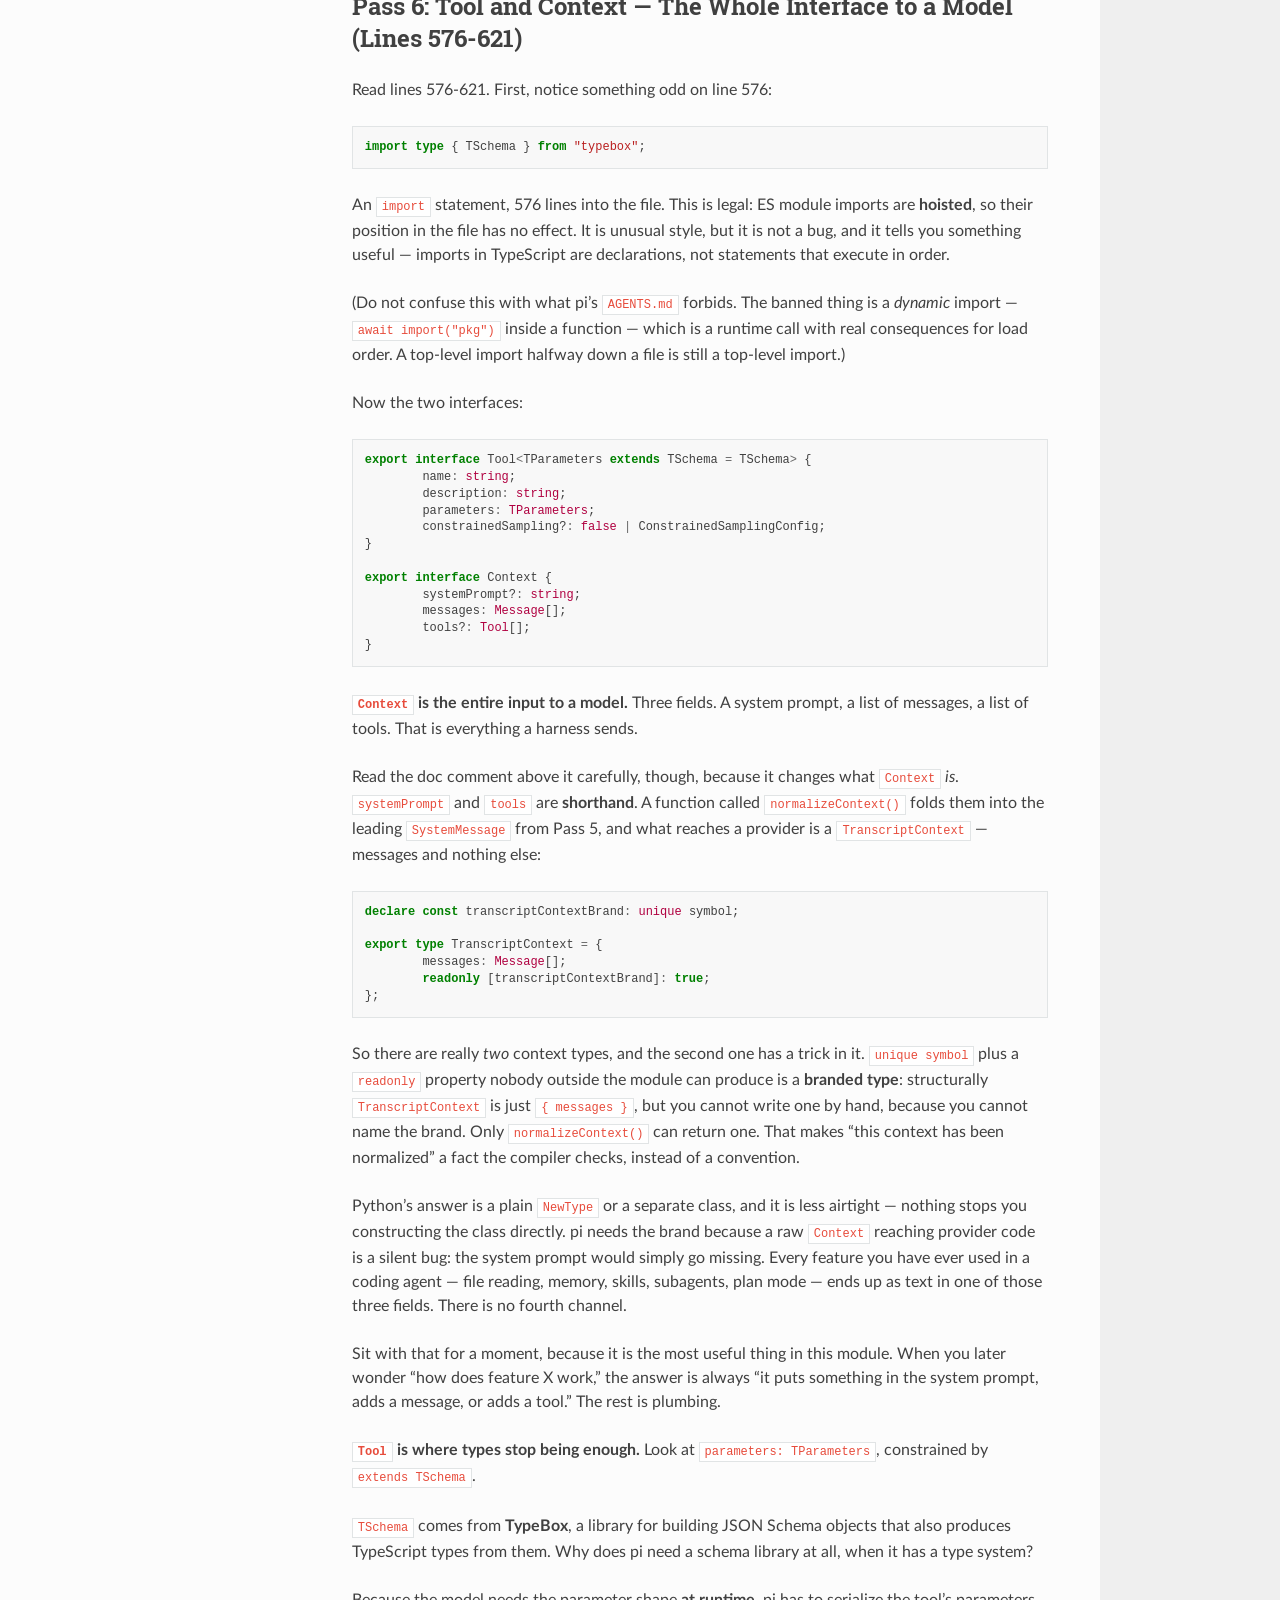
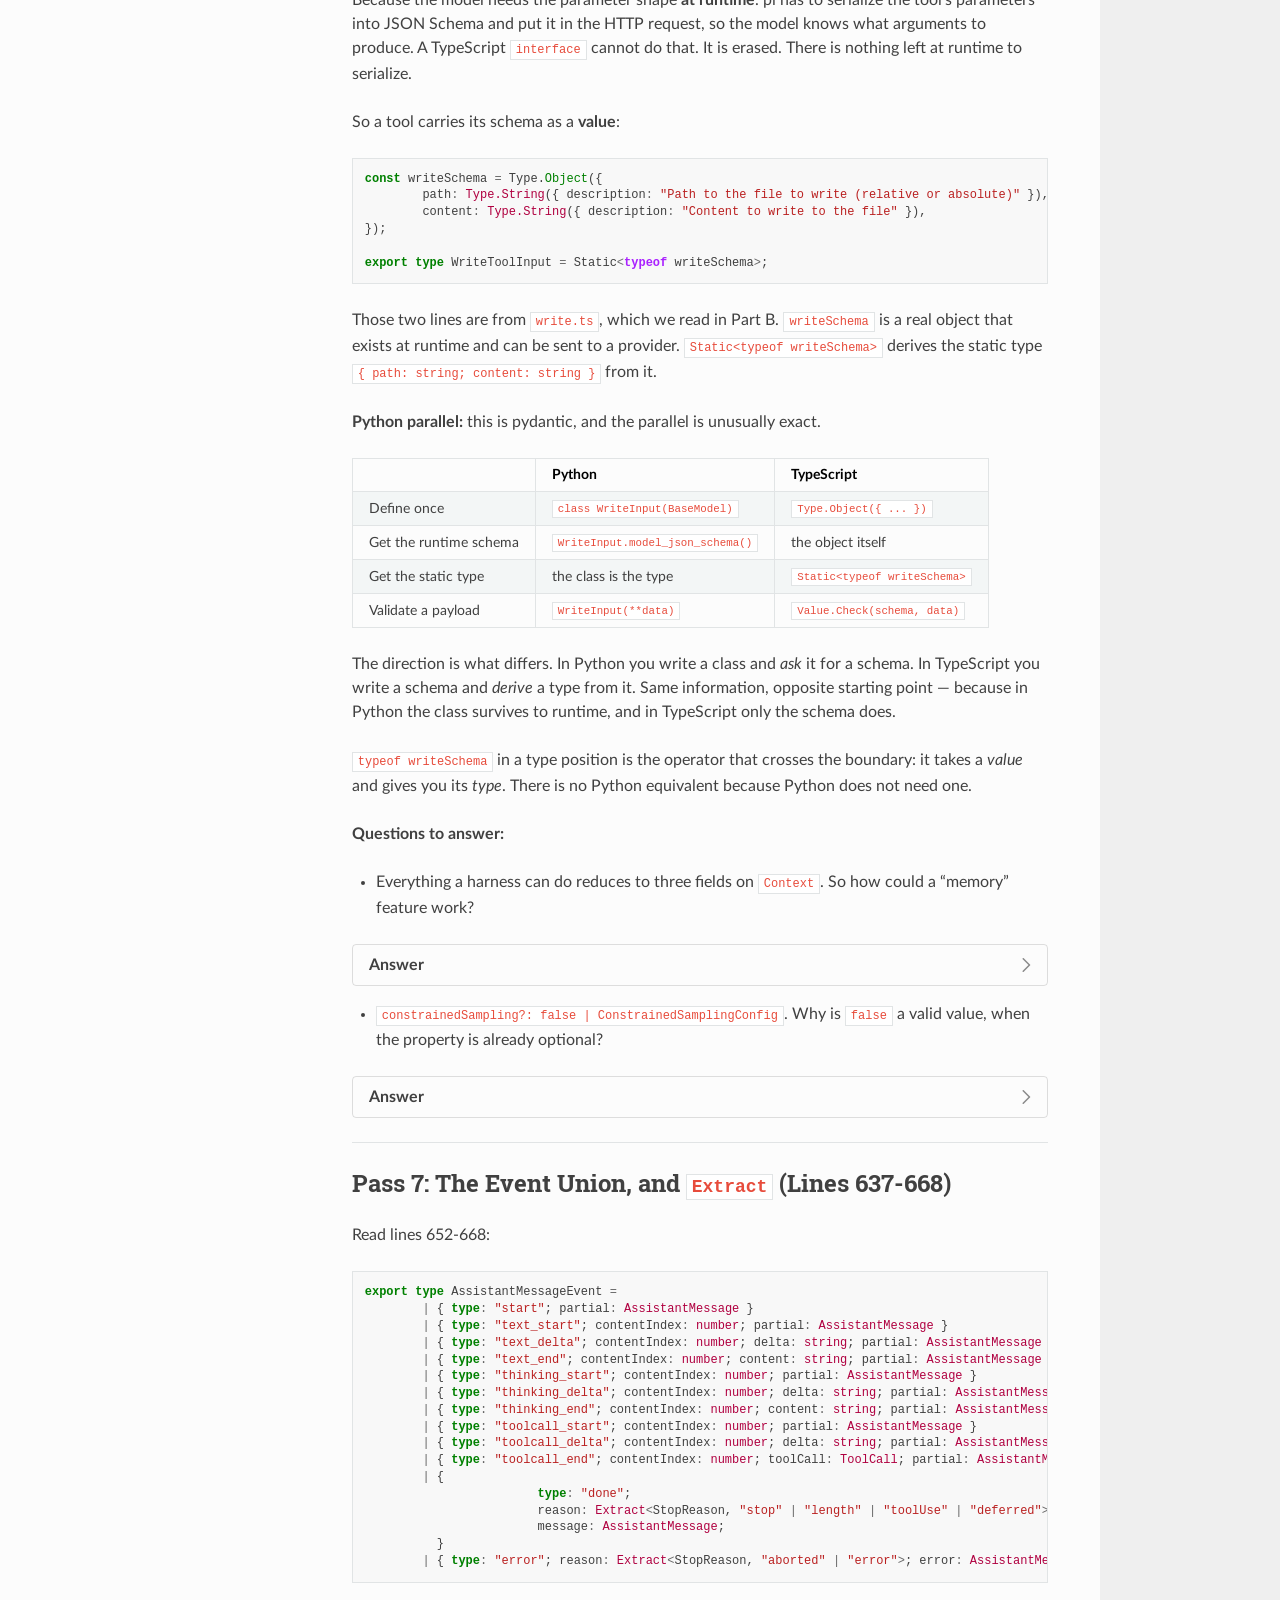
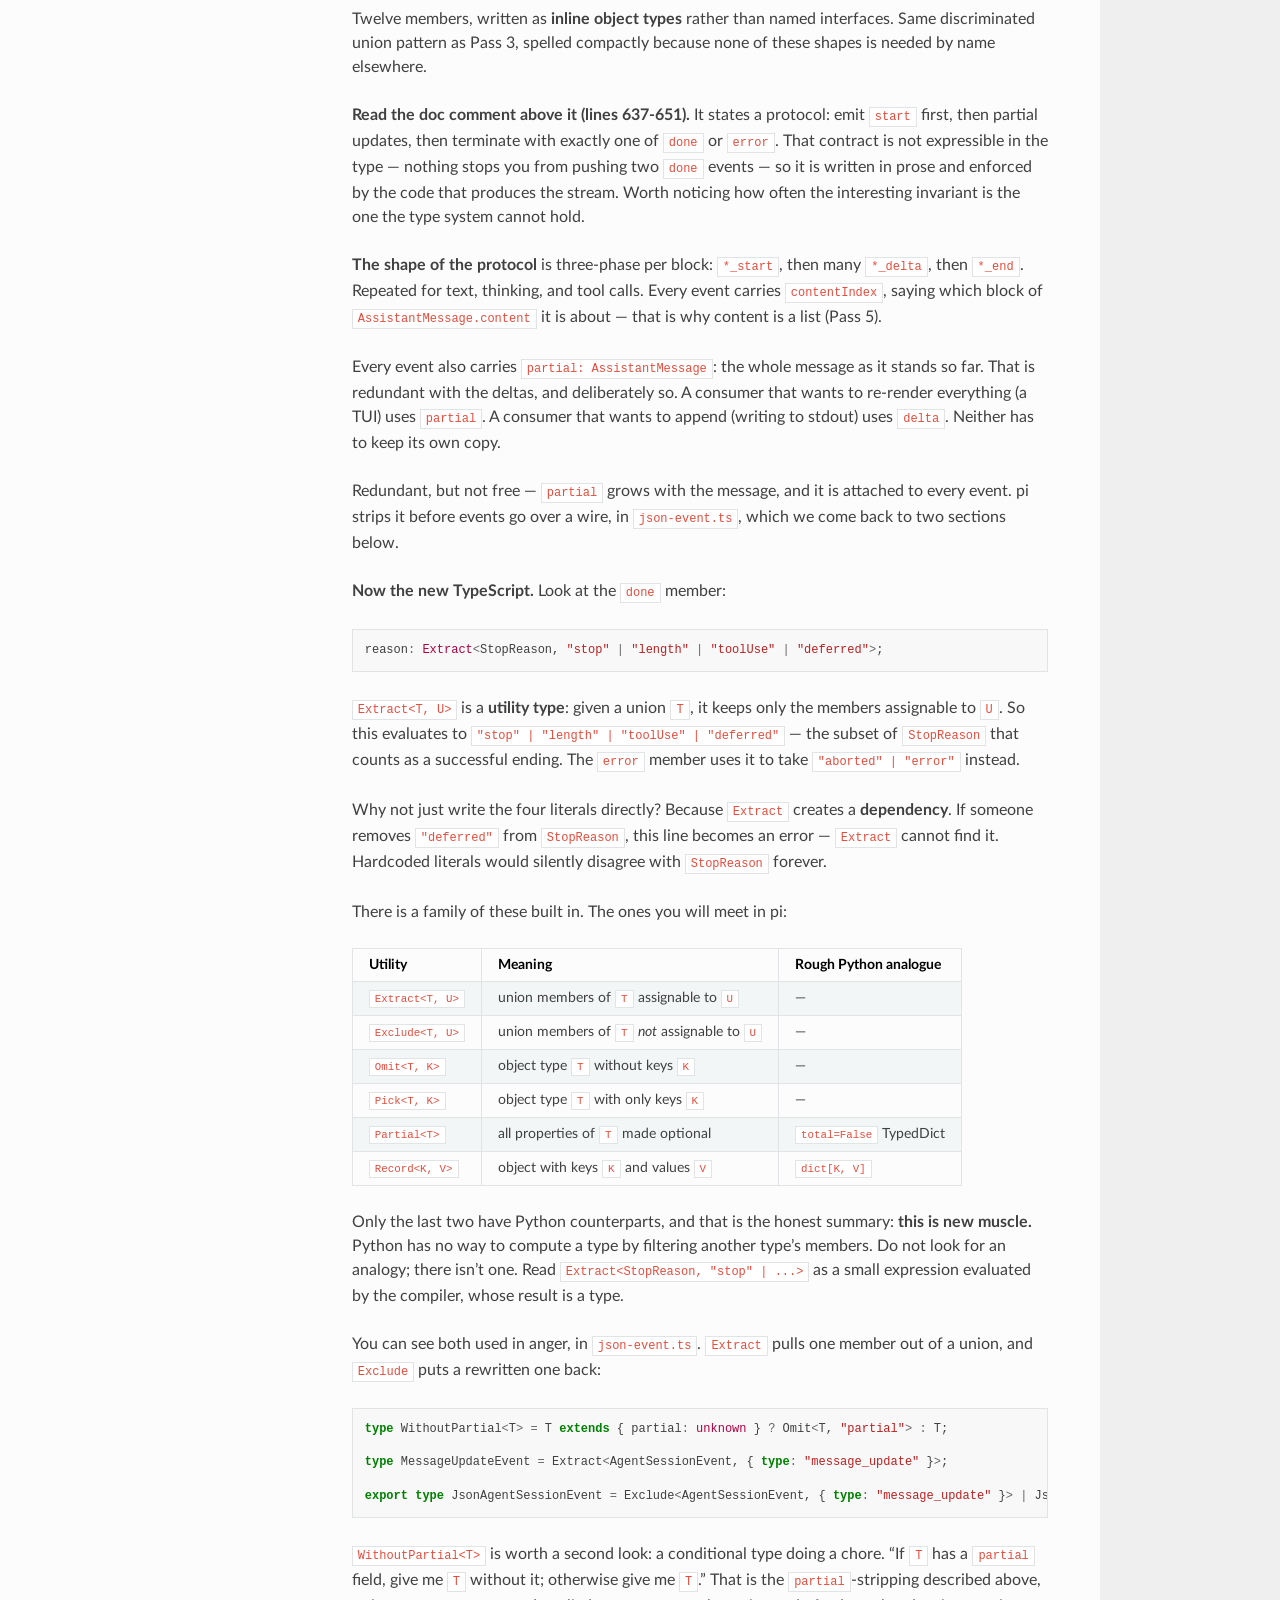
<file: module_0/part_a_types.html>
<!DOCTYPE html>
<html class="writer-html5" lang="en" data-content_root="../">
<head>
  <meta charset="utf-8" /><meta name="viewport" content="width=device-width, initial-scale=1" />

  <meta name="viewport" content="width=device-width, initial-scale=1.0" />
  <title>Part A: Guided Reading of types.ts &mdash; Build Your Own Harness 0.0.1 documentation</title>
      <link rel="stylesheet" type="text/css" href="../_static/pygments.css?v=b86133f3" />
      <link rel="stylesheet" type="text/css" href="../_static/css/theme.css?v=9edc463e" />
      <link rel="stylesheet" type="text/css" href="../_static/copybutton.css?v=76b2166b" />
      <link rel="stylesheet" type="text/css" href="../_static/sphinx-design.min.css?v=95c83b7e" />
      <link rel="stylesheet" type="text/css" href="../_static/custom.css?v=0b20a9e2" />

  
      <script src="../_static/jquery.js?v=5d32c60e"></script>
      <script src="../_static/_sphinx_javascript_frameworks_compat.js?v=2cd50e6c"></script>
      <script src="../_static/documentation_options.js?v=d45e8c67"></script>
      <script src="../_static/doctools.js?v=fd6eb6e6"></script>
      <script src="../_static/sphinx_highlight.js?v=6ffebe34"></script>
      <script src="../_static/clipboard.min.js?v=a7894cd8"></script>
      <script src="../_static/copybutton.js?v=6dbb43f8"></script>
      <script src="../_static/design-tabs.js?v=f930bc37"></script>
    <script src="../_static/js/theme.js"></script>
    <link rel="index" title="Index" href="../genindex.html" />
    <link rel="search" title="Search" href="../search.html" />
    <link rel="next" title="Part B: Guided Reading of Three Complete Files" href="part_b_files.html" />
    <link rel="prev" title="Module 0: Ground Floor" href="index.html" /> 
</head>

<body class="wy-body-for-nav"> 
  <div class="wy-grid-for-nav">
    <nav data-toggle="wy-nav-shift" class="wy-nav-side">
      <div class="wy-side-scroll">
        <div class="wy-side-nav-search" >

          
          
          <a href="../index.html" class="icon icon-home">
            Build Your Own Harness
          </a>
<div role="search">
  <form id="rtd-search-form" class="wy-form" action="../search.html" method="get">
    <input type="text" name="q" placeholder="Search docs" aria-label="Search docs" />
    <input type="hidden" name="check_keywords" value="yes" />
    <input type="hidden" name="area" value="default" />
  </form>
</div>
        </div><div class="wy-menu wy-menu-vertical" data-spy="affix" role="navigation" aria-label="Navigation menu">
              <p class="caption" role="heading"><span class="caption-text">Contents:</span></p>
<ul class="current">
<li class="toctree-l1 current"><a class="reference internal" href="index.html">Module 0: Ground Floor</a><ul class="current">
<li class="toctree-l2"><a class="reference internal" href="index.html#the-deal">The Deal</a></li>
<li class="toctree-l2 current"><a class="reference internal" href="index.html#the-module-in-order">The Module in Order</a><ul class="current">
<li class="toctree-l3 current"><a class="current reference internal" href="#">Part A: Guided Reading of types.ts</a><ul>
<li class="toctree-l4"><a class="reference internal" href="#pass-1-the-import-block-lines-1-15">Pass 1: The Import Block (Lines 1-15)</a></li>
<li class="toctree-l4"><a class="reference internal" href="#pass-2-the-open-union-trick-lines-17-29">Pass 2: The Open Union Trick (Lines 17-29)</a></li>
<li class="toctree-l4"><a class="reference internal" href="#pass-3-content-blocks-the-discriminated-union-lines-364-394">Pass 3: Content Blocks — The Discriminated Union (Lines 364-394)</a></li>
<li class="toctree-l4"><a class="reference internal" href="#pass-4-usage-and-why-a-harness-counts-tokens-lines-396-419">Pass 4: Usage, and Why a Harness Counts Tokens (Lines 396-419)</a></li>
<li class="toctree-l4"><a class="reference internal" href="#pass-5-the-four-messages-lines-491-553">Pass 5: The Four Messages (Lines 491-553)</a></li>
<li class="toctree-l4"><a class="reference internal" href="#pass-6-tool-and-context-the-whole-interface-to-a-model-lines-576-621">Pass 6: Tool and Context — The Whole Interface to a Model (Lines 576-621)</a></li>
<li class="toctree-l4"><a class="reference internal" href="#pass-7-the-event-union-and-extract-lines-637-668">Pass 7: The Event Union, and <code class="docutils literal notranslate"><span class="pre">Extract</span></code> (Lines 637-668)</a></li>
<li class="toctree-l4"><a class="reference internal" href="#pass-8-model-compat-a-conditional-type-lines-982-1016">Pass 8: <code class="docutils literal notranslate"><span class="pre">Model.compat</span></code> — A Conditional Type (Lines 982-1016)</a></li>
</ul>
</li>
<li class="toctree-l3"><a class="reference internal" href="part_b_files.html">Part B: Guided Reading of Three Complete Files</a></li>
<li class="toctree-l3"><a class="reference internal" href="part_c_concepts.html">Part C: Key Concepts Deep Dive</a></li>
<li class="toctree-l3"><a class="reference internal" href="project_1_run_pi.html">Project 1: Build and Run pi</a></li>
<li class="toctree-l3"><a class="reference internal" href="project_2_scaffold.html">Project 2: Scaffold Your Harness</a></li>
<li class="toctree-l3"><a class="reference internal" href="checklist.html">Self-Assessment Checklist</a></li>
<li class="toctree-l3"><a class="reference internal" href="what_next.html">What is Next</a></li>
</ul>
</li>
<li class="toctree-l2"><a class="reference internal" href="index.html#who-this-is-for">Who This Is For</a></li>
<li class="toctree-l2"><a class="reference internal" href="index.html#what-you-will-learn">What You Will Learn</a></li>
<li class="toctree-l2"><a class="reference internal" href="index.html#why-this-matters">Why This Matters</a></li>
<li class="toctree-l2"><a class="reference internal" href="index.html#how-to-use-this-guide">How to Use This Guide</a></li>
<li class="toctree-l2"><a class="reference internal" href="index.html#time-estimate">Time Estimate</a></li>
</ul>
</li>
</ul>

        </div>
      </div>
    </nav>

    <section data-toggle="wy-nav-shift" class="wy-nav-content-wrap"><nav class="wy-nav-top" aria-label="Mobile navigation menu" >
          <i data-toggle="wy-nav-top" class="fa fa-bars"></i>
          <a href="../index.html">Build Your Own Harness</a>
      </nav>

      <div class="wy-nav-content">
        <div class="rst-content">
          <div role="navigation" aria-label="Page navigation">
  <ul class="wy-breadcrumbs">
      <li><a href="../index.html" class="icon icon-home" aria-label="Home"></a></li>
          <li class="breadcrumb-item"><a href="index.html">Module 0: Ground Floor</a></li>
      <li class="breadcrumb-item active">Part A: Guided Reading of types.ts</li>
      <li class="wy-breadcrumbs-aside">
            <a href="../_sources/module_0/part_a_types.md.txt" rel="nofollow"> View page source</a>
      </li>
  </ul>
  <hr/>
</div>
          <div role="main" class="document" itemscope="itemscope" itemtype="http://schema.org/Article">
           <div itemprop="articleBody">
             
  <section id="part-a-guided-reading-of-types-ts">
<h1>Part A: Guided Reading of types.ts<a class="headerlink" href="#part-a-guided-reading-of-types-ts" title="Link to this heading"></a></h1>
<p>Open <a class="reference external" href="https://github.com/earendil-works/pi/blob/v0.87.0/packages/ai/src/types.ts"><code class="docutils literal notranslate"><span class="pre">packages/ai/src/types.ts</span></code></a>
in your editor. This is the vocabulary file. Every other package in pi speaks the language defined here: what a message
is, what a tool is, what a model is, what a token costs.</p>
<p>It is 1024 lines, and you are not going to read all of it. You will make eight focused passes, each targeting one
TypeScript concept. Pass 8 is a preview you are allowed to not understand yet.</p>
<p>A note on line numbers: they are accurate for the pinned commit and will drift as pi changes. The file paths are the
durable part. If a line number looks wrong, search for the name instead.</p>
<section id="pass-1-the-import-block-lines-1-15">
<h2>Pass 1: The Import Block (Lines 1-15)<a class="headerlink" href="#pass-1-the-import-block-lines-1-15" title="Link to this heading"></a></h2>
<p>Read the first fifteen lines:</p>
<div class="highlight-ts notranslate"><div class="highlight"><pre><span></span><span class="k">import</span><span class="w"> </span><span class="kr">type</span><span class="w"> </span><span class="p">{</span><span class="w"> </span><span class="nx">TelemetryContext</span><span class="w"> </span><span class="p">}</span><span class="w"> </span><span class="kr">from</span><span class="w"> </span><span class="s2">"@earendil-works/pi-telemetry"</span><span class="p">;</span>
<span class="k">import</span><span class="w"> </span><span class="kr">type</span><span class="w"> </span><span class="p">{</span><span class="w"> </span><span class="nx">AnthropicOptions</span><span class="w"> </span><span class="p">}</span><span class="w"> </span><span class="kr">from</span><span class="w"> </span><span class="s2">"./api/anthropic-messages.ts"</span><span class="p">;</span>
<span class="k">import</span><span class="w"> </span><span class="kr">type</span><span class="w"> </span><span class="p">{</span><span class="w"> </span><span class="nx">AzureOpenAIResponsesOptions</span><span class="w"> </span><span class="p">}</span><span class="w"> </span><span class="kr">from</span><span class="w"> </span><span class="s2">"./api/azure-openai-responses.ts"</span><span class="p">;</span>
<span class="c1">// ... ten more like it ...</span>
<span class="k">import</span><span class="w"> </span><span class="kr">type</span><span class="w"> </span><span class="p">{</span><span class="w"> </span><span class="nx">AssistantMessageEventStream</span><span class="w"> </span><span class="p">}</span><span class="w"> </span><span class="kr">from</span><span class="w"> </span><span class="s2">"./utils/event-stream.ts"</span><span class="p">;</span>

<span class="k">export</span><span class="w"> </span><span class="kr">type</span><span class="w"> </span><span class="p">{</span><span class="w"> </span><span class="nx">AssistantMessageEventStream</span><span class="w"> </span><span class="p">}</span><span class="w"> </span><span class="kr">from</span><span class="w"> </span><span class="s2">"./utils/event-stream.ts"</span><span class="p">;</span>
</pre></div>
</div>
<p>Four things are happening here, and three of them will surprise you.</p>
<p><strong>1. There is no <code class="docutils literal notranslate"><span class="pre">__init__.py</span></code>.</strong> A TypeScript file is a module the moment it uses <code class="docutils literal notranslate"><span class="pre">import</span></code> or <code class="docutils literal notranslate"><span class="pre">export</span></code>. There is no
marker file that turns a directory into a package. A file that has neither keyword is not a module at all; its top-level
variables leak into the global scope. This is why every file in pi has at least one <code class="docutils literal notranslate"><span class="pre">export</span></code>.</p>
<p><strong>2. The file extension is required.</strong> <code class="docutils literal notranslate"><span class="pre">&quot;./api/anthropic-messages.ts&quot;</span></code> includes <code class="docutils literal notranslate"><span class="pre">.ts</span></code>. Python writes
<code class="docutils literal notranslate"><span class="pre">from</span> <span class="pre">.api.anthropic_messages</span> <span class="pre">import</span> <span class="pre">AnthropicOptions</span></code> with no extension and no leading dot for the file type. ES modules
require the extension, because the runtime resolves the path literally instead of searching a set of candidate names.</p>
<p>Note that pi imports <code class="docutils literal notranslate"><span class="pre">.ts</span></code> even though what eventually runs is <code class="docutils literal notranslate"><span class="pre">.js</span></code>. That is a compiler setting, not the default; we
come back to it in <a class="reference internal" href="part_c_concepts.html#concept-1-how-to-read-typescript"><span class="std std-ref">Concept 1</span></a>.</p>
<p><strong>3. <code class="docutils literal notranslate"><span class="pre">import</span> <span class="pre">type</span></code> is not the same as <code class="docutils literal notranslate"><span class="pre">import</span></code>.</strong> This is the first genuinely new idea. <code class="docutils literal notranslate"><span class="pre">import</span> <span class="pre">type</span></code> imports <em>only the
type</em>, and the entire statement is deleted before the code runs. <code class="docutils literal notranslate"><span class="pre">import</span></code> (without <code class="docutils literal notranslate"><span class="pre">type</span></code>) imports a real runtime value.</p>
<p>Look at what that means in practice. <code class="docutils literal notranslate"><span class="pre">TelemetryContext</span></code> on line 1 is used to describe the shape of an argument, so it is
imported as a type and vanishes. Compare with the import block of
<a class="reference external" href="https://github.com/earendil-works/pi/blob/v0.87.0/packages/agent/src/agent-loop.ts#L6-L17"><code class="docutils literal notranslate"><span class="pre">agent-loop.ts</span></code></a>:</p>
<div class="highlight-ts notranslate"><div class="highlight"><pre><span></span><span class="k">import</span><span class="w"> </span><span class="p">{</span>
<span class="w">	</span><span class="kr">type</span><span class="w"> </span><span class="nx">AssistantMessage</span><span class="p">,</span>
<span class="w">	</span><span class="nx">EventStream</span><span class="p">,</span>
<span class="w">	</span><span class="nx">getCurrentTools</span><span class="p">,</span>
<span class="w">	</span><span class="nx">getToolStateChanges</span><span class="p">,</span>
<span class="w">	</span><span class="nx">normalizeContext</span><span class="p">,</span>
<span class="w">	</span><span class="kr">type</span><span class="w"> </span><span class="nx">SystemMessage</span><span class="p">,</span>
<span class="w">	</span><span class="kr">type</span><span class="w"> </span><span class="nx">ToolResultMessage</span><span class="p">,</span>
<span class="w">	</span><span class="kr">type</span><span class="w"> </span><span class="nx">ToolStateChanges</span><span class="p">,</span>
<span class="w">	</span><span class="nx">toToolDeclaration</span><span class="p">,</span>
<span class="w">	</span><span class="nx">validateToolArguments</span><span class="p">,</span>
<span class="p">}</span><span class="w"> </span><span class="kr">from</span><span class="w"> </span><span class="s2">"@earendil-works/pi-ai"</span><span class="p">;</span>
</pre></div>
</div>
<p><code class="docutils literal notranslate"><span class="pre">EventStream</span></code>, <code class="docutils literal notranslate"><span class="pre">getCurrentTools</span></code>, <code class="docutils literal notranslate"><span class="pre">getToolStateChanges</span></code>, <code class="docutils literal notranslate"><span class="pre">normalizeContext</span></code>, <code class="docutils literal notranslate"><span class="pre">toToolDeclaration</span></code>, and
<code class="docutils literal notranslate"><span class="pre">validateToolArguments</span></code> are real things at runtime: a class you can call <code class="docutils literal notranslate"><span class="pre">new</span></code> on, and five functions you can call.
<code class="docutils literal notranslate"><span class="pre">AssistantMessage</span></code>, <code class="docutils literal notranslate"><span class="pre">SystemMessage</span></code>, <code class="docutils literal notranslate"><span class="pre">ToolResultMessage</span></code>, and <code class="docutils literal notranslate"><span class="pre">ToolStateChanges</span></code> are types, marked with an inline <code class="docutils literal notranslate"><span class="pre">type</span></code>
keyword, and they are gone by the time the program starts.</p>
<p><strong>Python parallel:</strong> This is <code class="docutils literal notranslate"><span class="pre">if</span> <span class="pre">TYPE_CHECKING:</span></code> — but mandatory, per-symbol, and enforced. In Python you write:</p>
<div class="highlight-python notranslate"><div class="highlight"><pre><span></span><span class="kn">from</span><span class="w"> </span><span class="nn">typing</span><span class="w"> </span><span class="kn">import</span> <span class="n">TYPE_CHECKING</span>
<span class="k">if</span> <span class="n">TYPE_CHECKING</span><span class="p">:</span>
    <span class="kn">from</span><span class="w"> </span><span class="nn">.api.anthropic_messages</span><span class="w"> </span><span class="kn">import</span> <span class="n">AnthropicOptions</span>
</pre></div>
</div>
<p>…to avoid a circular import or a slow import at runtime. In TypeScript, <code class="docutils literal notranslate"><span class="pre">import</span> <span class="pre">type</span></code> does that job with one keyword,
and the compiler will tell you if you got it wrong.</p>
<p><strong>4. A file can re-export.</strong> Line 15 re-exports <code class="docutils literal notranslate"><span class="pre">AssistantMessageEventStream</span></code> so consumers can get it from
<code class="docutils literal notranslate"><span class="pre">types.ts</span></code> without knowing it lives in <code class="docutils literal notranslate"><span class="pre">utils/event-stream.ts</span></code>. This is <code class="docutils literal notranslate"><span class="pre">from</span> <span class="pre">.utils.event_stream</span> <span class="pre">import</span> <span class="pre">X</span> <span class="pre">as</span> <span class="pre">X</span></code> in an
<code class="docutils literal notranslate"><span class="pre">__init__.py</span></code>, and it serves the same purpose: a stable public surface over a private layout.</p>
<p><strong>Questions to answer before moving on:</strong></p>
<ul class="simple">
<li><p>Why does pi bother marking imports as <code class="docutils literal notranslate"><span class="pre">type</span></code> instead of just importing everything normally?</p></li>
</ul>
<details class="sd-sphinx-override sd-dropdown sd-card sd-mb-3">
<summary class="sd-summary-title sd-card-header">
<span class="sd-summary-text">Answer</span><span class="sd-summary-state-marker sd-summary-chevron-right"><svg version="1.1" width="1.5em" height="1.5em" class="sd-octicon sd-octicon-chevron-right" viewBox="0 0 24 24" aria-hidden="true"><path d="M8.72 18.78a.75.75 0 0 1 0-1.06L14.44 12 8.72 6.28a.751.751 0 0 1 .018-1.042.751.751 0 0 1 1.042-.018l6.25 6.25a.75.75 0 0 1 0 1.06l-6.25 6.25a.75.75 0 0 1-1.06 0Z"></path></svg></span></summary><div class="sd-summary-content sd-card-body docutils">
<p class="sd-card-text">Three reasons, in order of how much they matter.</p>
<p class="sd-card-text">First, <strong>circular imports</strong>. Types can be mutually recursive without any problem, because they do not exist at runtime.
Values cannot. <code class="docutils literal notranslate"><span class="pre">types.ts</span></code> imports from <code class="docutils literal notranslate"><span class="pre">./api/anthropic-messages.ts</span></code>, and that file almost certainly needs types from
<code class="docutils literal notranslate"><span class="pre">types.ts</span></code>. With <code class="docutils literal notranslate"><span class="pre">import</span> <span class="pre">type</span></code>, both directions are free. With value imports, you get a cycle that either crashes or
produces <code class="docutils literal notranslate"><span class="pre">undefined</span></code>.</p>
<p class="sd-card-text">Second, <strong>honesty about cost</strong>. A value import means the module is loaded and its top-level code runs. A type import
costs nothing. Marking them differently makes the runtime cost of a file visible in its import block.</p>
<p class="sd-card-text">Third, <strong>the compiler can enforce it</strong>. With the <code class="docutils literal notranslate"><span class="pre">verbatimModuleSyntax</span></code> family of settings, TypeScript errors if you
value-import something that is only a type. That turns a subtle startup-time bug into a compile error.</p>
</div>
</details><ul class="simple">
<li><p>What happens to a <code class="docutils literal notranslate"><span class="pre">.ts</span></code> file that contains no <code class="docutils literal notranslate"><span class="pre">import</span></code> and no <code class="docutils literal notranslate"><span class="pre">export</span></code>?</p></li>
</ul>
<details class="sd-sphinx-override sd-dropdown sd-card sd-mb-3">
<summary class="sd-summary-title sd-card-header">
<span class="sd-summary-text">Answer</span><span class="sd-summary-state-marker sd-summary-chevron-right"><svg version="1.1" width="1.5em" height="1.5em" class="sd-octicon sd-octicon-chevron-right" viewBox="0 0 24 24" aria-hidden="true"><path d="M8.72 18.78a.75.75 0 0 1 0-1.06L14.44 12 8.72 6.28a.751.751 0 0 1 .018-1.042.751.751 0 0 1 1.042-.018l6.25 6.25a.75.75 0 0 1 0 1.06l-6.25 6.25a.75.75 0 0 1-1.06 0Z"></path></svg></span></summary><div class="sd-summary-content sd-card-body docutils">
<p class="sd-card-text">It is treated as a <strong>script</strong>, not a module. Its top-level declarations go into the global scope, where they can collide
with declarations from any other script file in the project. Two such files each declaring <code class="docutils literal notranslate"><span class="pre">const</span> <span class="pre">config</span> <span class="pre">=</span> <span class="pre">...</span></code> is a
duplicate-identifier error.</p>
<p class="sd-card-text">This is the opposite of Python, where every <code class="docutils literal notranslate"><span class="pre">.py</span></code> file has its own namespace automatically and there is no way to
accidentally leak into a global one. In TypeScript the module namespace is opt-in, and <code class="docutils literal notranslate"><span class="pre">export</span></code> is how you opt in.</p>
<p class="sd-card-text">In practice you never hit this, because every real file exports something. But it explains why you sometimes see a lone
<code class="docutils literal notranslate"><span class="pre">export</span> <span class="pre">{};</span></code> at the top of a file that has nothing to export: it is a declaration that says “this is a module.”</p>
</div>
</details></section>
<hr class="docutils" />
<section id="pass-2-the-open-union-trick-lines-17-29">
<h2>Pass 2: The Open Union Trick (Lines 17-29)<a class="headerlink" href="#pass-2-the-open-union-trick-lines-17-29" title="Link to this heading"></a></h2>
<p>Read lines 17-29:</p>
<div class="highlight-ts notranslate"><div class="highlight"><pre><span></span><span class="k">export</span><span class="w"> </span><span class="kr">type</span><span class="w"> </span><span class="nx">KnownApi</span><span class="w"> </span><span class="o">=</span>
<span class="w">	</span><span class="o">|</span><span class="w"> </span><span class="s2">"openai-completions"</span>
<span class="w">	</span><span class="o">|</span><span class="w"> </span><span class="s2">"mistral-conversations"</span>
<span class="w">	</span><span class="o">|</span><span class="w"> </span><span class="s2">"openai-responses"</span>
<span class="w">	</span><span class="o">|</span><span class="w"> </span><span class="s2">"azure-openai-responses"</span>
<span class="w">	</span><span class="o">|</span><span class="w"> </span><span class="s2">"openai-codex-responses"</span>
<span class="w">	</span><span class="o">|</span><span class="w"> </span><span class="s2">"anthropic-messages"</span>
<span class="w">	</span><span class="o">|</span><span class="w"> </span><span class="s2">"bedrock-converse-stream"</span>
<span class="w">	</span><span class="o">|</span><span class="w"> </span><span class="s2">"google-generative-ai"</span>
<span class="w">	</span><span class="o">|</span><span class="w"> </span><span class="s2">"google-vertex"</span>
<span class="w">	</span><span class="o">|</span><span class="w"> </span><span class="s2">"pi-messages"</span><span class="p">;</span>

<span class="k">export</span><span class="w"> </span><span class="kr">type</span><span class="w"> </span><span class="nx">Api</span><span class="w"> </span><span class="o">=</span><span class="w"> </span><span class="nx">KnownApi</span><span class="w"> </span><span class="o">|</span><span class="w"> </span><span class="p">(</span><span class="kt">string</span><span class="w"> </span><span class="o">&amp;</span><span class="w"> </span><span class="p">{});</span>
</pre></div>
</div>
<p><strong>What <code class="docutils literal notranslate"><span class="pre">KnownApi</span></code> is:</strong> a <strong>string literal union</strong>. The type <code class="docutils literal notranslate"><span class="pre">&quot;openai-completions&quot;</span></code> is a type with exactly one value: the
string <code class="docutils literal notranslate"><span class="pre">&quot;openai-completions&quot;</span></code>. Union ten of those together with <code class="docutils literal notranslate"><span class="pre">|</span></code> and you have a type that accepts exactly those ten
strings and nothing else.</p>
<p><strong>Python parallel:</strong> <code class="docutils literal notranslate"><span class="pre">Literal[&quot;openai-completions&quot;,</span> <span class="pre">&quot;anthropic-messages&quot;,</span> <span class="pre">...]</span></code>. Identical idea. TypeScript just uses it
about a hundred times more often, because it is the default way to model a closed set instead of a fallback for when
<code class="docutils literal notranslate"><span class="pre">Enum</span></code> feels too heavy.</p>
<p>Notice there is no <code class="docutils literal notranslate"><span class="pre">enum</span></code> here. pi has no enums anywhere, on purpose. We will see why in
<a class="reference internal" href="part_c_concepts.html#concept-2-types-are-erased"><span class="std std-ref">Concept 2</span></a>.</p>
<p><strong>What <code class="docutils literal notranslate"><span class="pre">Api</span></code> is:</strong> this one is a trick, and it is worth understanding because it appears throughout pi.</p>
<p>The goal is a type that means: “one of these ten strings, but any other string is also allowed.” The obvious spelling is
<code class="docutils literal notranslate"><span class="pre">KnownApi</span> <span class="pre">|</span> <span class="pre">string</span></code>. That does not work. TypeScript <strong>collapses</strong> it: since every member of <code class="docutils literal notranslate"><span class="pre">KnownApi</span></code> is also a
<code class="docutils literal notranslate"><span class="pre">string</span></code>, the union simplifies to plain <code class="docutils literal notranslate"><span class="pre">string</span></code>, and your editor loses the ten suggestions. The type is still correct,
but the autocomplete is gone, which was the whole point.</p>
<p><code class="docutils literal notranslate"><span class="pre">string</span> <span class="pre">&amp;</span> <span class="pre">{}</span></code> is the workaround. It means “a <code class="docutils literal notranslate"><span class="pre">string</span></code>, intersected with the empty object type.” Semantically that is
still just <code class="docutils literal notranslate"><span class="pre">string</span></code>. But it is not <em>literally</em> the type <code class="docutils literal notranslate"><span class="pre">string</span></code>, so TypeScript cannot collapse the union, and the ten
literals survive as autocomplete suggestions.</p>
<p>The practical effect, in an editor:</p>
<div class="highlight-ts notranslate"><div class="highlight"><pre><span></span><span class="kd">const</span><span class="w"> </span><span class="nx">a</span><span class="o">:</span><span class="w"> </span><span class="kt">Api</span><span class="w"> </span><span class="o">=</span><span class="w"> </span><span class="s2">"anthropic-messages"</span><span class="p">;</span><span class="w">  </span><span class="c1">// suggested by autocomplete</span>
<span class="kd">const</span><span class="w"> </span><span class="nx">b</span><span class="o">:</span><span class="w"> </span><span class="kt">Api</span><span class="w"> </span><span class="o">=</span><span class="w"> </span><span class="s2">"my-weird-local-proxy"</span><span class="p">;</span><span class="w"> </span><span class="c1">// accepted, no error</span>
</pre></div>
</div>
<p><strong>Why pi needs this:</strong> <code class="docutils literal notranslate"><span class="pre">Api</span></code> names a <em>wire format</em> — the request and response shape of an HTTP API. pi ships ten of them.
But the whole point of the package is that you can point it at a server it has never heard of, including one running on
your laptop. A closed union would make that impossible. Plain <code class="docutils literal notranslate"><span class="pre">string</span></code> would make it undiscoverable. The trick gives you
both.</p>
<p>You will see the same pattern for providers on line 77: <code class="docutils literal notranslate"><span class="pre">ProviderId</span> <span class="pre">=</span> <span class="pre">KnownProvider</span> <span class="pre">|</span> <span class="pre">string</span></code>. Read that line and notice
it is spelled <em>differently</em> — plain <code class="docutils literal notranslate"><span class="pre">string</span></code>, no <code class="docutils literal notranslate"><span class="pre">&amp;</span> <span class="pre">{}</span></code>.</p>
<p><strong>Questions to answer:</strong></p>
<ul class="simple">
<li><p>Why does <code class="docutils literal notranslate"><span class="pre">KnownApi</span> <span class="pre">|</span> <span class="pre">string</span></code> collapse to <code class="docutils literal notranslate"><span class="pre">string</span></code>, but <code class="docutils literal notranslate"><span class="pre">KnownApi</span> <span class="pre">|</span> <span class="pre">(string</span> <span class="pre">&amp;</span> <span class="pre">{})</span></code> does not?</p></li>
</ul>
<details class="sd-sphinx-override sd-dropdown sd-card sd-mb-3">
<summary class="sd-summary-title sd-card-header">
<span class="sd-summary-text">Answer</span><span class="sd-summary-state-marker sd-summary-chevron-right"><svg version="1.1" width="1.5em" height="1.5em" class="sd-octicon sd-octicon-chevron-right" viewBox="0 0 24 24" aria-hidden="true"><path d="M8.72 18.78a.75.75 0 0 1 0-1.06L14.44 12 8.72 6.28a.751.751 0 0 1 .018-1.042.751.751 0 0 1 1.042-.018l6.25 6.25a.75.75 0 0 1 0 1.06l-6.25 6.25a.75.75 0 0 1-1.06 0Z"></path></svg></span></summary><div class="sd-summary-content sd-card-body docutils">
<p class="sd-card-text">TypeScript simplifies unions by removing members that are <strong>subtypes</strong> of another member. <code class="docutils literal notranslate"><span class="pre">&quot;anthropic-messages&quot;</span></code> is a
subtype of <code class="docutils literal notranslate"><span class="pre">string</span></code> — every value of the first type is a valid value of the second — so in the union <code class="docutils literal notranslate"><span class="pre">&quot;anthropic-messages&quot;</span> <span class="pre">|</span> <span class="pre">string</span></code>, the literal is redundant and gets dropped. Do that for all ten and nothing is left but <code class="docutils literal notranslate"><span class="pre">string</span></code>.</p>
<p class="sd-card-text"><code class="docutils literal notranslate"><span class="pre">string</span> <span class="pre">&amp;</span> <span class="pre">{}</span></code> is an <strong>intersection</strong>: a value must satisfy both <code class="docutils literal notranslate"><span class="pre">string</span></code> and <code class="docutils literal notranslate"><span class="pre">{}</span></code>. Since every non-null string already
satisfies <code class="docutils literal notranslate"><span class="pre">{}</span></code>, the set of values is the same as <code class="docutils literal notranslate"><span class="pre">string</span></code>. But the compiler’s simplification step works on type
<em>structure</em>, not on the set of values it denotes. It does not recognize <code class="docutils literal notranslate"><span class="pre">string</span> <span class="pre">&amp;</span> <span class="pre">{}</span></code> as identical to <code class="docutils literal notranslate"><span class="pre">string</span></code>, so it
cannot use it to absorb the literals, and all ten survive.</p>
<p class="sd-card-text">This is a deliberate exploit of an implementation detail. It is widely used, has a nickname
(the “open enum” or “literal union with autocomplete” pattern), and is stable in practice — but it is a trick, not a
language feature.</p>
</div>
</details><ul class="simple">
<li><p>Line 77 is <code class="docutils literal notranslate"><span class="pre">export</span> <span class="pre">type</span> <span class="pre">ProviderId</span> <span class="pre">=</span> <span class="pre">KnownProvider</span> <span class="pre">|</span> <span class="pre">string;</span></code> — plain <code class="docutils literal notranslate"><span class="pre">string</span></code>, without the <code class="docutils literal notranslate"><span class="pre">&amp;</span> <span class="pre">{}</span></code>. What does that
type actually equal, and is it a bug?</p></li>
</ul>
<details class="sd-sphinx-override sd-dropdown sd-card sd-mb-3">
<summary class="sd-summary-title sd-card-header">
<span class="sd-summary-text">Answer</span><span class="sd-summary-state-marker sd-summary-chevron-right"><svg version="1.1" width="1.5em" height="1.5em" class="sd-octicon sd-octicon-chevron-right" viewBox="0 0 24 24" aria-hidden="true"><path d="M8.72 18.78a.75.75 0 0 1 0-1.06L14.44 12 8.72 6.28a.751.751 0 0 1 .018-1.042.751.751 0 0 1 1.042-.018l6.25 6.25a.75.75 0 0 1 0 1.06l-6.25 6.25a.75.75 0 0 1-1.06 0Z"></path></svg></span></summary><div class="sd-summary-content sd-card-body docutils">
<p class="sd-card-text">It equals exactly <code class="docutils literal notranslate"><span class="pre">string</span></code>. The union collapses, and the 41 provider literals are gone as far as the compiler and your
autocomplete are concerned.</p>
<p class="sd-card-text">Is it a bug? Not a correctness bug — the type still accepts every value it should accept, and rejects nothing it should
accept. <code class="docutils literal notranslate"><span class="pre">ProviderId</span></code> is used to <em>record</em> which provider produced a message, so anything a config file names is legal, and
<code class="docutils literal notranslate"><span class="pre">string</span></code> is honest about that.</p>
<p class="sd-card-text">It is a small loss of editor help. Someone typing <code class="docutils literal notranslate"><span class="pre">provider:</span> </code> at a <code class="docutils literal notranslate"><span class="pre">ProviderId</span></code> position gets no suggestions where they
could have gotten 41. Whether that is worth a <code class="docutils literal notranslate"><span class="pre">&amp;</span> <span class="pre">{}</span></code> is a judgment call, and pi made a different call for <code class="docutils literal notranslate"><span class="pre">Api</span></code> (line 29)
than for <code class="docutils literal notranslate"><span class="pre">ProviderId</span></code> (line 77).</p>
<p class="sd-card-text">The reason this question is worth asking: it is very easy to write <code class="docutils literal notranslate"><span class="pre">Known</span> <span class="pre">|</span> <span class="pre">string</span></code> believing you preserved the literals.
You did not. If you want them, you have to write the trick.</p>
</div>
</details></section>
<hr class="docutils" />
<section id="pass-3-content-blocks-the-discriminated-union-lines-364-394">
<h2>Pass 3: Content Blocks — The Discriminated Union (Lines 364-394)<a class="headerlink" href="#pass-3-content-blocks-the-discriminated-union-lines-364-394" title="Link to this heading"></a></h2>
<p>This is the most important pass in the module. Read lines 364-394:</p>
<div class="highlight-ts notranslate"><div class="highlight"><pre><span></span><span class="k">export</span><span class="w"> </span><span class="kd">interface</span><span class="w"> </span><span class="nx">TextContent</span><span class="w"> </span><span class="p">{</span>
<span class="w">	</span><span class="kr">type</span><span class="o">:</span><span class="w"> </span><span class="s2">"text"</span><span class="p">;</span>
<span class="w">	</span><span class="nx">text</span><span class="o">:</span><span class="w"> </span><span class="kt">string</span><span class="p">;</span>
<span class="w">	</span><span class="nx">textSignature?</span><span class="o">:</span><span class="w"> </span><span class="kt">string</span><span class="p">;</span>
<span class="p">}</span>

<span class="k">export</span><span class="w"> </span><span class="kd">interface</span><span class="w"> </span><span class="nx">ThinkingContent</span><span class="w"> </span><span class="p">{</span>
<span class="w">	</span><span class="kr">type</span><span class="o">:</span><span class="w"> </span><span class="s2">"thinking"</span><span class="p">;</span>
<span class="w">	</span><span class="nx">thinking</span><span class="o">:</span><span class="w"> </span><span class="kt">string</span><span class="p">;</span>
<span class="w">	</span><span class="nx">thinkingSignature?</span><span class="o">:</span><span class="w"> </span><span class="kt">string</span><span class="p">;</span>
<span class="w">	</span><span class="nx">redacted?</span><span class="o">:</span><span class="w"> </span><span class="kt">boolean</span><span class="p">;</span>
<span class="p">}</span>

<span class="k">export</span><span class="w"> </span><span class="kd">interface</span><span class="w"> </span><span class="nx">ImageContent</span><span class="w"> </span><span class="p">{</span>
<span class="w">	</span><span class="kr">type</span><span class="o">:</span><span class="w"> </span><span class="s2">"image"</span><span class="p">;</span>
<span class="w">	</span><span class="nx">data</span><span class="o">:</span><span class="w"> </span><span class="kt">string</span><span class="p">;</span><span class="w">      </span><span class="c1">// base64 encoded image data</span>
<span class="w">	</span><span class="nx">mimeType</span><span class="o">:</span><span class="w"> </span><span class="kt">string</span><span class="p">;</span><span class="w">  </span><span class="c1">// e.g., "image/jpeg", "image/png"</span>
<span class="p">}</span>

<span class="k">export</span><span class="w"> </span><span class="kd">interface</span><span class="w"> </span><span class="nx">ToolCall</span><span class="w"> </span><span class="p">{</span>
<span class="w">	</span><span class="kr">type</span><span class="o">:</span><span class="w"> </span><span class="s2">"toolCall"</span><span class="p">;</span>
<span class="w">	</span><span class="nx">id</span><span class="o">:</span><span class="w"> </span><span class="kt">string</span><span class="p">;</span>
<span class="w">	</span><span class="nx">name</span><span class="o">:</span><span class="w"> </span><span class="kt">string</span><span class="p">;</span>
<span class="w">	</span><span class="nx">arguments</span><span class="o">:</span><span class="w"> </span><span class="kt">JsonObject</span><span class="p">;</span>
<span class="w">	</span><span class="nx">thoughtSignature?</span><span class="o">:</span><span class="w"> </span><span class="kt">string</span><span class="p">;</span>
<span class="w">	</span><span class="nx">namespace?</span><span class="o">:</span><span class="w"> </span><span class="kt">string</span><span class="p">;</span>
<span class="p">}</span>
</pre></div>
</div>
<p>Four interfaces. Each has a <code class="docutils literal notranslate"><span class="pre">type</span></code> field whose type is a <strong>single string literal</strong>. That is the whole pattern, and it is
the backbone of pi.</p>
<p><strong>What a discriminated union is:</strong> a union of object types where every member has a common field holding a distinct
literal value. That field is the <strong>discriminant</strong>. Once you check it, TypeScript <em>narrows</em> the type to the matching
member, and you get access to that member’s fields and no others.</p>
<div class="highlight-ts notranslate"><div class="highlight"><pre><span></span><span class="kd">function</span><span class="w"> </span><span class="nx">describe</span><span class="p">(</span><span class="nx">block</span><span class="o">:</span><span class="w"> </span><span class="kt">TextContent</span><span class="w"> </span><span class="o">|</span><span class="w"> </span><span class="nx">ThinkingContent</span><span class="w"> </span><span class="o">|</span><span class="w"> </span><span class="nx">ImageContent</span><span class="w"> </span><span class="o">|</span><span class="w"> </span><span class="nx">ToolCall</span><span class="p">)</span><span class="o">:</span><span class="w"> </span><span class="kt">string</span><span class="w"> </span><span class="p">{</span>
<span class="w">	</span><span class="k">if</span><span class="w"> </span><span class="p">(</span><span class="nx">block</span><span class="p">.</span><span class="kr">type</span><span class="w"> </span><span class="o">===</span><span class="w"> </span><span class="s2">"text"</span><span class="p">)</span><span class="w"> </span><span class="p">{</span>
<span class="w">		</span><span class="k">return</span><span class="w"> </span><span class="nx">block</span><span class="p">.</span><span class="nx">text</span><span class="p">;</span><span class="w">      </span><span class="c1">// OK: narrowed to TextContent</span>
<span class="w">	</span><span class="p">}</span>
<span class="w">	</span><span class="k">if</span><span class="w"> </span><span class="p">(</span><span class="nx">block</span><span class="p">.</span><span class="kr">type</span><span class="w"> </span><span class="o">===</span><span class="w"> </span><span class="s2">"toolCall"</span><span class="p">)</span><span class="w"> </span><span class="p">{</span>
<span class="w">		</span><span class="k">return</span><span class="w"> </span><span class="nx">block</span><span class="p">.</span><span class="nx">name</span><span class="p">;</span><span class="w">      </span><span class="c1">// OK: narrowed to ToolCall</span>
<span class="w">	</span><span class="p">}</span>
<span class="w">	</span><span class="c1">// return block.text;       // Error: `text` does not exist on ThinkingContent | ImageContent</span>
<span class="w">	</span><span class="k">return</span><span class="w"> </span><span class="s2">"(other)"</span><span class="p">;</span>
<span class="p">}</span>
</pre></div>
</div>
<p>That narrowing is the payoff. You did not cast anything. You did not call <code class="docutils literal notranslate"><span class="pre">isinstance</span></code>. You compared a string, and the
compiler followed along.</p>
<p><strong>Python parallel:</strong> This is a tagged union, and Python can express it:</p>
<div class="highlight-python notranslate"><div class="highlight"><pre><span></span><span class="k">class</span><span class="w"> </span><span class="nc">TextContent</span><span class="p">(</span><span class="n">BaseModel</span><span class="p">):</span>
    <span class="nb">type</span><span class="p">:</span> <span class="n">Literal</span><span class="p">[</span><span class="s2">"text"</span><span class="p">]</span>
    <span class="n">text</span><span class="p">:</span> <span class="nb">str</span>

<span class="k">class</span><span class="w"> </span><span class="nc">ToolCall</span><span class="p">(</span><span class="n">BaseModel</span><span class="p">):</span>
    <span class="nb">type</span><span class="p">:</span> <span class="n">Literal</span><span class="p">[</span><span class="s2">"toolCall"</span><span class="p">]</span>
    <span class="nb">id</span><span class="p">:</span> <span class="nb">str</span>
    <span class="n">name</span><span class="p">:</span> <span class="nb">str</span>
    <span class="n">arguments</span><span class="p">:</span> <span class="nb">dict</span><span class="p">[</span><span class="nb">str</span><span class="p">,</span> <span class="n">Any</span><span class="p">]</span>

<span class="n">Content</span> <span class="o">=</span> <span class="n">Annotated</span><span class="p">[</span><span class="n">TextContent</span> <span class="o">|</span> <span class="n">ToolCall</span><span class="p">,</span> <span class="n">Field</span><span class="p">(</span><span class="n">discriminator</span><span class="o">=</span><span class="s2">"type"</span><span class="p">)]</span>
</pre></div>
</div>
<p>You have probably written exactly this with pydantic. The difference is which one is the <em>default</em>. In Python, the
instinct for “four kinds of content block” is a base class and four subclasses; the tagged union is the thing you reach
for when you need pydantic to parse it. In TypeScript, the tagged union <em>is</em> the instinct, and inheritance is rare.</p>
<p>Count the classes in pi’s core types file: zero. Count the interfaces: about forty. That ratio is not an accident, and it
is not because TypeScript lacks classes. It has them, with inheritance, abstract methods, and access modifiers. pi mostly
does not use them for data.</p>
<p><strong>Why not?</strong> Because the data has to cross a wire. Every message in pi gets serialized to JSON, written to a session
file, or sent to an HTTP API. A class instance loses its identity the moment you <code class="docutils literal notranslate"><span class="pre">JSON.stringify</span></code> it — what comes back is
a plain object with the same fields and no methods, and no <code class="docutils literal notranslate"><span class="pre">instanceof</span></code> will recognize it. A discriminated union survives
the round trip perfectly, because the discriminant is <em>data</em>. It is a field in the JSON.</p>
<p><strong>Optional properties:</strong> notice <code class="docutils literal notranslate"><span class="pre">textSignature?:</span> <span class="pre">string</span></code>. The <code class="docutils literal notranslate"><span class="pre">?</span></code> makes the property optional. It means the field may be
absent entirely.</p>
<p>This is a real distinction that Python blurs, and it matters:</p>
<table class="docutils align-default">
<thead>
<tr class="row-odd"><th class="head"><p>Spelling</p></th>
<th class="head"><p>Absent allowed?</p></th>
<th class="head"><p>Explicit <code class="docutils literal notranslate"><span class="pre">undefined</span></code> allowed?</p></th>
<th class="head"><p>Python analogue</p></th>
</tr>
</thead>
<tbody>
<tr class="row-even"><td><p><code class="docutils literal notranslate"><span class="pre">x:</span> <span class="pre">string</span></code></p></td>
<td><p>no</p></td>
<td><p>no</p></td>
<td><p><code class="docutils literal notranslate"><span class="pre">x:</span> <span class="pre">str</span></code></p></td>
</tr>
<tr class="row-odd"><td><p><code class="docutils literal notranslate"><span class="pre">x?:</span> <span class="pre">string</span></code></p></td>
<td><p>yes</p></td>
<td><p>yes</p></td>
<td><p><code class="docutils literal notranslate"><span class="pre">x:</span> <span class="pre">str</span> <span class="pre">=</span> <span class="pre">None</span></code>, roughly</p></td>
</tr>
<tr class="row-even"><td><p><code class="docutils literal notranslate"><span class="pre">x:</span> <span class="pre">string</span> <span class="pre">|</span> <span class="pre">undefined</span></code></p></td>
<td><p><strong>no</strong></p></td>
<td><p>yes</p></td>
<td><p><code class="docutils literal notranslate"><span class="pre">x:</span> <span class="pre">str</span> <span class="pre">|</span> <span class="pre">None</span></code>, required</p></td>
</tr>
<tr class="row-odd"><td><p><code class="docutils literal notranslate"><span class="pre">x?:</span> <span class="pre">string</span> <span class="pre">|</span> <span class="pre">undefined</span></code></p></td>
<td><p>yes</p></td>
<td><p>yes</p></td>
<td><p>—</p></td>
</tr>
</tbody>
</table>
<p>The third row is the one that surprises people. <code class="docutils literal notranslate"><span class="pre">x:</span> <span class="pre">string</span> <span class="pre">|</span> <span class="pre">undefined</span></code> means the key <strong>must be present</strong>, and its value
may be <code class="docutils literal notranslate"><span class="pre">undefined</span></code>. You have to write <code class="docutils literal notranslate"><span class="pre">{</span> <span class="pre">x:</span> <span class="pre">undefined</span> <span class="pre">}</span></code>, not <code class="docutils literal notranslate"><span class="pre">{}</span></code>. pi uses the <code class="docutils literal notranslate"><span class="pre">?</span></code> form nearly everywhere, which is why
optional fields in pi can simply be left out.</p>
<p><strong>Questions to answer:</strong></p>
<ul class="simple">
<li><p>Why does <code class="docutils literal notranslate"><span class="pre">ImageContent</span></code> store <code class="docutils literal notranslate"><span class="pre">data:</span> <span class="pre">string</span></code> instead of raw bytes?</p></li>
</ul>
<details class="sd-sphinx-override sd-dropdown sd-card sd-mb-3">
<summary class="sd-summary-title sd-card-header">
<span class="sd-summary-text">Answer</span><span class="sd-summary-state-marker sd-summary-chevron-right"><svg version="1.1" width="1.5em" height="1.5em" class="sd-octicon sd-octicon-chevron-right" viewBox="0 0 24 24" aria-hidden="true"><path d="M8.72 18.78a.75.75 0 0 1 0-1.06L14.44 12 8.72 6.28a.751.751 0 0 1 .018-1.042.751.751 0 0 1 1.042-.018l6.25 6.25a.75.75 0 0 1 0 1.06l-6.25 6.25a.75.75 0 0 1-1.06 0Z"></path></svg></span></summary><div class="sd-summary-content sd-card-body docutils">
<p class="sd-card-text">Because the value has to survive <code class="docutils literal notranslate"><span class="pre">JSON.stringify</span></code>, and JSON has no byte type. The comment says it: base64.</p>
<p class="sd-card-text">TypeScript does have real binary types (<code class="docutils literal notranslate"><span class="pre">Uint8Array</span></code>, <code class="docutils literal notranslate"><span class="pre">ArrayBuffer</span></code>). pi uses them where bytes stay in memory. But an
<code class="docutils literal notranslate"><span class="pre">ImageContent</span></code> block goes into a <code class="docutils literal notranslate"><span class="pre">Message</span></code>, which goes into a <code class="docutils literal notranslate"><span class="pre">Context</span></code>, which gets serialized both to a provider’s HTTP
API and to a session file on disk. Anything in that path has to be JSON-representable, so images are base64 text and
<code class="docutils literal notranslate"><span class="pre">mimeType</span></code> carries what the bytes actually are.</p>
<p class="sd-card-text">This is the same reason <code class="docutils literal notranslate"><span class="pre">arguments:</span> <span class="pre">JsonObject</span></code> on <code class="docutils literal notranslate"><span class="pre">ToolCall</span></code> is a plain object and not a parsed, typed structure:
<code class="docutils literal notranslate"><span class="pre">JsonObject</span></code> is pi’s own alias for “an object whose values are JSON values,” so the type says out loud that the wire
format is JSON and the in-memory shape mirrors it.</p>
</div>
</details><ul class="simple">
<li><p><code class="docutils literal notranslate"><span class="pre">ToolCall</span></code> has <code class="docutils literal notranslate"><span class="pre">type:</span> <span class="pre">&quot;toolCall&quot;</span></code> — camelCase — while <code class="docutils literal notranslate"><span class="pre">TextContent</span></code> has <code class="docutils literal notranslate"><span class="pre">type:</span> <span class="pre">&quot;text&quot;</span></code>. Why does the exact string
matter at all, given they are just labels?</p></li>
</ul>
<details class="sd-sphinx-override sd-dropdown sd-card sd-mb-3">
<summary class="sd-summary-title sd-card-header">
<span class="sd-summary-text">Answer</span><span class="sd-summary-state-marker sd-summary-chevron-right"><svg version="1.1" width="1.5em" height="1.5em" class="sd-octicon sd-octicon-chevron-right" viewBox="0 0 24 24" aria-hidden="true"><path d="M8.72 18.78a.75.75 0 0 1 0-1.06L14.44 12 8.72 6.28a.751.751 0 0 1 .018-1.042.751.751 0 0 1 1.042-.018l6.25 6.25a.75.75 0 0 1 0 1.06l-6.25 6.25a.75.75 0 0 1-1.06 0Z"></path></svg></span></summary><div class="sd-summary-content sd-card-body docutils">
<p class="sd-card-text">Because the string <strong>is</strong> the runtime representation. It is not a label the compiler invents for its own bookkeeping; it
is a literal value that gets written into JSON, sent to a provider, saved in a session file, and read back later.</p>
<p class="sd-card-text">That has two consequences. First, changing <code class="docutils literal notranslate"><span class="pre">&quot;toolCall&quot;</span></code> to <code class="docutils literal notranslate"><span class="pre">&quot;tool_call&quot;</span></code> is a <strong>wire format change</strong>, not a rename. Old
session files on disk still contain the old string, and code that switches on the new one will silently fail to match
them. Second, the compiler cannot help you find every place the string appears in data — only in code.</p>
<p class="sd-card-text">So the discriminant values are effectively frozen once anything has been persisted. That is the trade you accept for
using data as the type tag. It is also why <code class="docutils literal notranslate"><span class="pre">Api</span></code> and <code class="docutils literal notranslate"><span class="pre">ProviderId</span></code> values look like slugs: they are stored, not just
compared.</p>
</div>
</details></section>
<hr class="docutils" />
<section id="pass-4-usage-and-why-a-harness-counts-tokens-lines-396-419">
<h2>Pass 4: Usage, and Why a Harness Counts Tokens (Lines 396-419)<a class="headerlink" href="#pass-4-usage-and-why-a-harness-counts-tokens-lines-396-419" title="Link to this heading"></a></h2>
<p>Read lines 396-419:</p>
<div class="highlight-ts notranslate"><div class="highlight"><pre><span></span><span class="k">export</span><span class="w"> </span><span class="kd">interface</span><span class="w"> </span><span class="nx">Usage</span><span class="w"> </span><span class="p">{</span>
<span class="w">	</span><span class="nx">input</span><span class="o">:</span><span class="w"> </span><span class="kt">number</span><span class="p">;</span>
<span class="w">	</span><span class="nx">output</span><span class="o">:</span><span class="w"> </span><span class="kt">number</span><span class="p">;</span>
<span class="w">	</span><span class="nx">cacheRead</span><span class="o">:</span><span class="w"> </span><span class="kt">number</span><span class="p">;</span>
<span class="w">	</span><span class="nx">cacheWrite</span><span class="o">:</span><span class="w"> </span><span class="kt">number</span><span class="p">;</span>
<span class="w">	</span><span class="nx">cacheWrite1h?</span><span class="o">:</span><span class="w"> </span><span class="kt">number</span><span class="p">;</span>
<span class="w">	</span><span class="nx">reasoning?</span><span class="o">:</span><span class="w"> </span><span class="kt">number</span><span class="p">;</span>
<span class="w">	</span><span class="nx">totalTokens</span><span class="o">:</span><span class="w"> </span><span class="kt">number</span><span class="p">;</span>
<span class="w">	</span><span class="nx">cost</span><span class="o">:</span><span class="w"> </span><span class="p">{</span>
<span class="w">		</span><span class="nx">input</span><span class="o">:</span><span class="w"> </span><span class="kt">number</span><span class="p">;</span>
<span class="w">		</span><span class="nx">output</span><span class="o">:</span><span class="w"> </span><span class="kt">number</span><span class="p">;</span>
<span class="w">		</span><span class="nx">cacheRead</span><span class="o">:</span><span class="w"> </span><span class="kt">number</span><span class="p">;</span>
<span class="w">		</span><span class="nx">cacheWrite</span><span class="o">:</span><span class="w"> </span><span class="kt">number</span><span class="p">;</span>
<span class="w">		</span><span class="nx">total</span><span class="o">:</span><span class="w"> </span><span class="kt">number</span><span class="p">;</span>
<span class="w">	</span><span class="p">};</span>
<span class="p">}</span>

<span class="k">export</span><span class="w"> </span><span class="kr">type</span><span class="w"> </span><span class="nx">StopReason</span><span class="w"> </span><span class="o">=</span><span class="w"> </span><span class="s2">"pending"</span><span class="w"> </span><span class="o">|</span><span class="w"> </span><span class="s2">"stop"</span><span class="w"> </span><span class="o">|</span><span class="w"> </span><span class="s2">"length"</span><span class="w"> </span><span class="o">|</span><span class="w"> </span><span class="s2">"toolUse"</span><span class="w"> </span><span class="o">|</span><span class="w"> </span><span class="s2">"error"</span><span class="w"> </span><span class="o">|</span><span class="w"> </span><span class="s2">"aborted"</span><span class="w"> </span><span class="o">|</span><span class="w"> </span><span class="s2">"deferred"</span><span class="p">;</span>
</pre></div>
</div>
<p>Two small things to notice about the TypeScript, and one big thing to notice about the design.</p>
<p><strong>TypeScript, first.</strong> <code class="docutils literal notranslate"><span class="pre">cost</span></code> is an <strong>inline object type</strong>. There is no named <code class="docutils literal notranslate"><span class="pre">Cost</span></code> interface; the shape is written
directly where it is used. This is normal and idiomatic. In Python you would almost always define a separate
<code class="docutils literal notranslate"><span class="pre">class</span> <span class="pre">Cost(BaseModel)</span></code>, because there is no syntax for an anonymous structured type. TypeScript has one, so small
one-use shapes stay inline.</p>
<p>Also: <code class="docutils literal notranslate"><span class="pre">number</span></code> is the only numeric type here. TypeScript has no <code class="docutils literal notranslate"><span class="pre">int</span></code> and no <code class="docutils literal notranslate"><span class="pre">float</span></code>. <code class="docutils literal notranslate"><span class="pre">number</span></code> is an IEEE-754 double,
exactly Python’s <code class="docutils literal notranslate"><span class="pre">float</span></code>. Token counts are integers by convention, not by type. (There is a <code class="docutils literal notranslate"><span class="pre">bigint</span></code>, for arbitrary
precision integers, and pi does not use it.)</p>
<p><strong>Now the design.</strong> Look at what <code class="docutils literal notranslate"><span class="pre">Usage</span></code> distinguishes: input tokens, output tokens, tokens read from cache, tokens
written to cache, and — separately — a one-hour-retention subset of the cache writes. Then a parallel breakdown of cost
in dollars.</p>
<p>That is a lot of structure for “how many tokens did that cost.” It is there because these numbers have different prices.
A cached input token can cost a tenth of a fresh one. An output token can cost five times an input token. A harness that
tracks a single <code class="docutils literal notranslate"><span class="pre">total_tokens</span></code> number cannot tell you why your bill looks the way it does, and cannot make decisions
based on it.</p>
<p>And <code class="docutils literal notranslate"><span class="pre">reasoning?:</span> <span class="pre">number</span></code> carries a documented subtlety worth reading the comment for: reasoning tokens are a <strong>subset</strong>
of <code class="docutils literal notranslate"><span class="pre">output</span></code>, already included in it. Adding them would double count. The <code class="docutils literal notranslate"><span class="pre">?</span></code> is doing real work — it is <code class="docutils literal notranslate"><span class="pre">undefined</span></code> for
providers that do not report the breakdown, which is different from <code class="docutils literal notranslate"><span class="pre">0</span></code>.</p>
<p><strong><code class="docutils literal notranslate"><span class="pre">StopReason</span></code></strong> is another string literal union, and it is worth reading as a list of everything that can end a model’s
turn: it finished (<code class="docutils literal notranslate"><span class="pre">stop</span></code>), it hit the token limit (<code class="docutils literal notranslate"><span class="pre">length</span></code>), it wants to call a tool (<code class="docutils literal notranslate"><span class="pre">toolUse</span></code>), something broke
(<code class="docutils literal notranslate"><span class="pre">error</span></code>), the user cancelled (<code class="docutils literal notranslate"><span class="pre">aborted</span></code>), it has not finished yet (<code class="docutils literal notranslate"><span class="pre">pending</span></code>), or the result will arrive later
(<code class="docutils literal notranslate"><span class="pre">deferred</span></code>).</p>
<p><code class="docutils literal notranslate"><span class="pre">toolUse</span></code> is the one that makes an agent an agent. That value is what the loop checks to decide whether to go around
again. We build that loop in Module 2.</p>
<p><strong>Questions to answer:</strong></p>
<ul class="simple">
<li><p>Why is <code class="docutils literal notranslate"><span class="pre">cacheWrite1h</span></code> optional while <code class="docutils literal notranslate"><span class="pre">cacheWrite</span></code> is required?</p></li>
</ul>
<details class="sd-sphinx-override sd-dropdown sd-card sd-mb-3">
<summary class="sd-summary-title sd-card-header">
<span class="sd-summary-text">Answer</span><span class="sd-summary-state-marker sd-summary-chevron-right"><svg version="1.1" width="1.5em" height="1.5em" class="sd-octicon sd-octicon-chevron-right" viewBox="0 0 24 24" aria-hidden="true"><path d="M8.72 18.78a.75.75 0 0 1 0-1.06L14.44 12 8.72 6.28a.751.751 0 0 1 .018-1.042.751.751 0 0 1 1.042-.018l6.25 6.25a.75.75 0 0 1 0 1.06l-6.25 6.25a.75.75 0 0 1-1.06 0Z"></path></svg></span></summary><div class="sd-summary-content sd-card-body docutils">
<p class="sd-card-text">Because only one provider reports the split. The comment says so: “Only Anthropic reports this split.”</p>
<p class="sd-card-text"><code class="docutils literal notranslate"><span class="pre">cacheWrite</span></code> is required because pi can always produce a number for it — zero if there were no cache writes. But
<code class="docutils literal notranslate"><span class="pre">cacheWrite1h</span></code> is a <em>subset</em> of that number, and for a provider that does not break it down, pi genuinely does not know
what it is. <code class="docutils literal notranslate"><span class="pre">0</span></code> would be a lie: it would claim there were no 1-hour cache writes, when the truth is that the information
is unavailable.</p>
<p class="sd-card-text">This is the distinction between “zero” and “unknown,” and it is exactly what optional properties are for. Same reasoning
applies to <code class="docutils literal notranslate"><span class="pre">reasoning?</span></code>.</p>
</div>
</details><ul class="simple">
<li><p>Python’s <code class="docutils literal notranslate"><span class="pre">int</span></code> and <code class="docutils literal notranslate"><span class="pre">float</span></code> are separate types. TypeScript has only <code class="docutils literal notranslate"><span class="pre">number</span></code>. Where could that bite a harness?</p></li>
</ul>
<details class="sd-sphinx-override sd-dropdown sd-card sd-mb-3">
<summary class="sd-summary-title sd-card-header">
<span class="sd-summary-text">Answer</span><span class="sd-summary-state-marker sd-summary-chevron-right"><svg version="1.1" width="1.5em" height="1.5em" class="sd-octicon sd-octicon-chevron-right" viewBox="0 0 24 24" aria-hidden="true"><path d="M8.72 18.78a.75.75 0 0 1 0-1.06L14.44 12 8.72 6.28a.751.751 0 0 1 .018-1.042.751.751 0 0 1 1.042-.018l6.25 6.25a.75.75 0 0 1 0 1.06l-6.25 6.25a.75.75 0 0 1-1.06 0Z"></path></svg></span></summary><div class="sd-summary-content sd-card-body docutils">
<p class="sd-card-text">Anywhere an integer is required and arithmetic can produce a fraction. Three realistic spots in a harness:</p>
<p class="sd-card-text"><strong>Token budgets.</strong> Divide a context window to decide how much to keep during compaction — <code class="docutils literal notranslate"><span class="pre">contextWindow</span> <span class="pre">*</span> <span class="pre">0.7</span></code> — and you
get <code class="docutils literal notranslate"><span class="pre">137011.19999999999</span></code>. Pass that to something expecting a count and you may get a rejected request. The fix is
explicit: <code class="docutils literal notranslate"><span class="pre">Math.floor(...)</span></code>.</p>
<p class="sd-card-text"><strong>Array indexing.</strong> <code class="docutils literal notranslate"><span class="pre">messages[i</span> <span class="pre">/</span> <span class="pre">2]</span></code> with an odd <code class="docutils literal notranslate"><span class="pre">i</span></code> is <code class="docutils literal notranslate"><span class="pre">undefined</span></code> at runtime, with no error, because a non-integer
index simply does not match a key. Python raises <code class="docutils literal notranslate"><span class="pre">TypeError</span></code> here.</p>
<p class="sd-card-text"><strong>Float precision on costs.</strong> <code class="docutils literal notranslate"><span class="pre">0.1</span> <span class="pre">+</span> <span class="pre">0.2</span></code> is <code class="docutils literal notranslate"><span class="pre">0.30000000000000004</span></code> in both languages, but Python at least offers
<code class="docutils literal notranslate"><span class="pre">Decimal</span></code>. TypeScript’s usual answer is to compute in the smallest unit (or accept the noise, which pi does — these are
display values, not billing).</p>
<p class="sd-card-text">The type checker will not warn you about any of these. <code class="docutils literal notranslate"><span class="pre">number</span></code> is <code class="docutils literal notranslate"><span class="pre">number</span></code>.</p>
</div>
</details></section>
<hr class="docutils" />
<section id="pass-5-the-four-messages-lines-491-553">
<h2>Pass 5: The Four Messages (Lines 491-553)<a class="headerlink" href="#pass-5-the-four-messages-lines-491-553" title="Link to this heading"></a></h2>
<p>Read lines 491-553. This is the center of the file. Stripped of comments:</p>
<div class="highlight-ts notranslate"><div class="highlight"><pre><span></span><span class="k">export</span><span class="w"> </span><span class="kd">interface</span><span class="w"> </span><span class="nx">SystemMessage</span><span class="w"> </span><span class="p">{</span>
<span class="w">	</span><span class="nx">role</span><span class="o">:</span><span class="w"> </span><span class="s2">"system"</span><span class="p">;</span>
<span class="w">	</span><span class="nx">content</span><span class="o">:</span><span class="w"> </span><span class="kt">string</span><span class="w"> </span><span class="o">|</span><span class="w"> </span><span class="nx">TextContent</span><span class="p">[];</span>
<span class="w">	</span><span class="nx">sections?</span><span class="o">:</span><span class="w"> </span><span class="kt">Record</span><span class="o">&lt;</span><span class="kt">string</span><span class="p">,</span><span class="w"> </span><span class="kt">string</span><span class="w"> </span><span class="o">|</span><span class="w"> </span><span class="kc">null</span><span class="o">&gt;</span><span class="p">;</span>
<span class="w">	</span><span class="nx">toolsAdded?</span><span class="o">:</span><span class="w"> </span><span class="kt">Tool</span><span class="p">[];</span>
<span class="w">	</span><span class="nx">toolsRemoved?</span><span class="o">:</span><span class="w"> </span><span class="kt">ToolReference</span><span class="p">[];</span>
<span class="w">	</span><span class="nx">timestamp</span><span class="o">:</span><span class="w"> </span><span class="kt">number</span><span class="p">;</span>
<span class="p">}</span>

<span class="k">export</span><span class="w"> </span><span class="kd">interface</span><span class="w"> </span><span class="nx">UserMessage</span><span class="w"> </span><span class="p">{</span>
<span class="w">	</span><span class="nx">role</span><span class="o">:</span><span class="w"> </span><span class="s2">"user"</span><span class="p">;</span>
<span class="w">	</span><span class="nx">content</span><span class="o">:</span><span class="w"> </span><span class="kt">string</span><span class="w"> </span><span class="o">|</span><span class="w"> </span><span class="p">(</span><span class="nx">TextContent</span><span class="w"> </span><span class="o">|</span><span class="w"> </span><span class="nx">ImageContent</span><span class="p">)[];</span>
<span class="w">	</span><span class="nx">timestamp</span><span class="o">:</span><span class="w"> </span><span class="kt">number</span><span class="p">;</span>
<span class="p">}</span>

<span class="k">export</span><span class="w"> </span><span class="kd">interface</span><span class="w"> </span><span class="nx">AssistantMessage</span><span class="w"> </span><span class="p">{</span>
<span class="w">	</span><span class="nx">role</span><span class="o">:</span><span class="w"> </span><span class="s2">"assistant"</span><span class="p">;</span>
<span class="w">	</span><span class="nx">content</span><span class="o">:</span><span class="w"> </span><span class="p">(</span><span class="nx">TextContent</span><span class="w"> </span><span class="o">|</span><span class="w"> </span><span class="nx">ThinkingContent</span><span class="w"> </span><span class="o">|</span><span class="w"> </span><span class="nx">ToolCall</span><span class="p">)[];</span>
<span class="w">	</span><span class="nx">api</span><span class="o">:</span><span class="w"> </span><span class="kt">Api</span><span class="p">;</span>
<span class="w">	</span><span class="nx">provider</span><span class="o">:</span><span class="w"> </span><span class="kt">ProviderId</span><span class="p">;</span>
<span class="w">	</span><span class="nx">model</span><span class="o">:</span><span class="w"> </span><span class="kt">string</span><span class="p">;</span>
<span class="w">	</span><span class="nx">responseModel?</span><span class="o">:</span><span class="w"> </span><span class="kt">string</span><span class="p">;</span>
<span class="w">	</span><span class="nx">responseId?</span><span class="o">:</span><span class="w"> </span><span class="kt">string</span><span class="p">;</span>
<span class="w">	</span><span class="nx">providerThinkingLevel?</span><span class="o">:</span><span class="w"> </span><span class="kt">string</span><span class="p">;</span>
<span class="w">	</span><span class="nx">diagnostics?</span><span class="o">:</span><span class="w"> </span><span class="kt">AssistantMessageDiagnostic</span><span class="p">[];</span>
<span class="w">	</span><span class="nx">usage</span><span class="o">:</span><span class="w"> </span><span class="kt">Usage</span><span class="p">;</span>
<span class="w">	</span><span class="nx">stopReason</span><span class="o">:</span><span class="w"> </span><span class="kt">StopReason</span><span class="p">;</span>
<span class="w">	</span><span class="nx">deferred?</span><span class="o">:</span><span class="w"> </span><span class="kt">DeferredHandle</span><span class="p">;</span>
<span class="w">	</span><span class="nx">errorMessage?</span><span class="o">:</span><span class="w"> </span><span class="kt">string</span><span class="p">;</span>
<span class="w">	</span><span class="nx">rawStopReason?</span><span class="o">:</span><span class="w"> </span><span class="kt">string</span><span class="p">;</span>
<span class="w">	</span><span class="nx">endTurn?</span><span class="o">:</span><span class="w"> </span><span class="kt">boolean</span><span class="p">;</span>
<span class="w">	</span><span class="nx">timestamp</span><span class="o">:</span><span class="w"> </span><span class="kt">number</span><span class="p">;</span>
<span class="p">}</span>

<span class="k">export</span><span class="w"> </span><span class="kr">type</span><span class="w"> </span><span class="nx">ToolResultMessage</span><span class="o">&lt;</span><span class="nx">TDetails</span><span class="w"> </span><span class="o">=</span><span class="w"> </span><span class="nx">JsonValue</span><span class="o">&gt;</span><span class="w"> </span><span class="o">=</span><span class="w"> </span><span class="nx">IsJsonCompatible</span><span class="o">&lt;</span><span class="nx">TDetails</span><span class="o">&gt;</span><span class="w"> </span><span class="k">extends</span><span class="w"> </span><span class="kc">true</span>
<span class="w">	</span><span class="o">?</span><span class="w"> </span><span class="p">{</span>
<span class="w">			</span><span class="nx">role</span><span class="o">:</span><span class="w"> </span><span class="s2">"toolResult"</span><span class="p">;</span>
<span class="w">			</span><span class="nx">toolCallId</span><span class="o">:</span><span class="w"> </span><span class="kt">string</span><span class="p">;</span>
<span class="w">			</span><span class="nx">toolName</span><span class="o">:</span><span class="w"> </span><span class="kt">string</span><span class="p">;</span>
<span class="w">			</span><span class="nx">content</span><span class="o">:</span><span class="w"> </span><span class="p">(</span><span class="nx">TextContent</span><span class="w"> </span><span class="o">|</span><span class="w"> </span><span class="nx">ImageContent</span><span class="p">)[];</span>
<span class="w">			</span><span class="nx">details?</span><span class="o">:</span><span class="w"> </span><span class="kt">JsonRepresentation</span><span class="o">&lt;</span><span class="nx">TDetails</span><span class="o">&gt;</span><span class="p">;</span>
<span class="w">			</span><span class="nx">usage?</span><span class="o">:</span><span class="w"> </span><span class="kt">Usage</span><span class="p">;</span>
<span class="w">			</span><span class="nx">isError</span><span class="o">:</span><span class="w"> </span><span class="kt">boolean</span><span class="p">;</span>
<span class="w">			</span><span class="nx">timestamp</span><span class="o">:</span><span class="w"> </span><span class="kt">number</span><span class="p">;</span>
<span class="w">		</span><span class="p">}</span>
<span class="w">	</span><span class="o">:</span><span class="w"> </span><span class="nx">never</span><span class="p">;</span>

<span class="k">export</span><span class="w"> </span><span class="kr">type</span><span class="w"> </span><span class="nx">Message</span><span class="w"> </span><span class="o">=</span><span class="w"> </span><span class="nx">SystemMessage</span><span class="w"> </span><span class="o">|</span><span class="w"> </span><span class="nx">UserMessage</span><span class="w"> </span><span class="o">|</span><span class="w"> </span><span class="nx">AssistantMessage</span><span class="w"> </span><span class="o">|</span><span class="w"> </span><span class="nx">ToolResultMessage</span><span class="p">;</span>
</pre></div>
</div>
<p><strong>Read line 553 first.</strong> <code class="docutils literal notranslate"><span class="pre">Message</span></code> is a union of four, discriminated on <code class="docutils literal notranslate"><span class="pre">role</span></code>. That single line is the data model of
every agent conversation in pi. A session is a <code class="docutils literal notranslate"><span class="pre">Message[]</span></code>. Compaction rewrites a <code class="docutils literal notranslate"><span class="pre">Message[]</span></code>. The TUI renders a
<code class="docutils literal notranslate"><span class="pre">Message[]</span></code>. The provider adapters translate a <code class="docutils literal notranslate"><span class="pre">Message[]</span></code> into somebody’s JSON.</p>
<p>Now notice what the four members are <em>not</em>. There is no base <code class="docutils literal notranslate"><span class="pre">Message</span></code> interface that the four extend. The union is the
abstraction.</p>
<p><strong><code class="docutils literal notranslate"><span class="pre">SystemMessage</span></code> is a message, and that is a design decision worth pausing on.</strong> The obvious place for a system prompt
is one field on the conversation — and <code class="docutils literal notranslate"><span class="pre">Context.systemPrompt</span></code> in the next pass is exactly that. But pi keeps the <em>real</em>
system prompt in the transcript, as a message with a position, because a prompt can change mid-conversation. Read the
doc comment above the interface: the leading system message is the base prompt, and a later one adds instructions,
replaces a named section through <code class="docutils literal notranslate"><span class="pre">sections</span></code>, or changes the tool set through <code class="docutils literal notranslate"><span class="pre">toolsAdded</span></code> / <code class="docutils literal notranslate"><span class="pre">toolsRemoved</span></code>. Replay them
in order and you have the current prompt and the current tools.</p>
<p>Why bother? Because a harness genuinely does change both mid-turn. A skill gets loaded, plan mode turns off, an
extension registers a new tool. If the prompt were one mutable field, the transcript would no longer explain itself —
you could not replay a session and know which tools the model could see at message 40. As a message it is just more
conversation, and it serializes to the session file like everything else.</p>
<p>The cost is that providers disagree about whether a system message may appear in the middle. pi handles that with a
compat flag (<code class="docutils literal notranslate"><span class="pre">supportsMidConvoSystemMessages</span></code>): providers that allow it get each message in place, and the rest get one
rebuilt leading system message with the replayed state folded in.</p>
<p><strong>Three observations worth internalizing:</strong></p>
<p><strong>1. Content is a list of blocks, never a string</strong> (except for the convenience case on <code class="docutils literal notranslate"><span class="pre">UserMessage</span></code>, which allows a bare
<code class="docutils literal notranslate"><span class="pre">string</span></code>). An assistant turn is a <em>sequence</em>: some text, then some thinking, then two tool calls. That is why streaming a
response means emitting events about <em>blocks at an index</em>, which is exactly what Pass 7 shows.</p>
<p><strong>2. <code class="docutils literal notranslate"><span class="pre">AssistantMessage</span></code> carries its own provenance.</strong> <code class="docutils literal notranslate"><span class="pre">api</span></code>, <code class="docutils literal notranslate"><span class="pre">provider</span></code>, <code class="docutils literal notranslate"><span class="pre">model</span></code>, <code class="docutils literal notranslate"><span class="pre">usage</span></code>, <code class="docutils literal notranslate"><span class="pre">stopReason</span></code>. The message
records which model produced it and what it cost. This is not decoration. If you switch models mid-conversation — pi lets
you — the transcript still knows which turn came from where, and the running cost stays correct. A design that kept
“current model” outside the messages would lose that.</p>
<p><strong>3. <code class="docutils literal notranslate"><span class="pre">ToolResultMessage</span></code> is a message, not a return value.</strong> A tool result goes into the transcript as a first-class turn,
alongside the user’s words and the model’s. This is the structural reason a harness is a <em>loop</em> rather than a function
call: the result of running a tool is more conversation.</p>
<p><strong>The generic:</strong> <code class="docutils literal notranslate"><span class="pre">ToolResultMessage&lt;TDetails</span> <span class="pre">=</span> <span class="pre">JsonValue&gt;</span></code>.</p>
<p><code class="docutils literal notranslate"><span class="pre">&lt;TDetails&gt;</span></code> is a <strong>type parameter</strong>, and <code class="docutils literal notranslate"><span class="pre">=</span> <span class="pre">JsonValue</span></code> is its <strong>default</strong>. This is Python’s <code class="docutils literal notranslate"><span class="pre">TypeVar</span></code> plus <code class="docutils literal notranslate"><span class="pre">Generic</span></code>:</p>
<div class="highlight-python notranslate"><div class="highlight"><pre><span></span><span class="n">TDetails</span> <span class="o">=</span> <span class="n">TypeVar</span><span class="p">(</span><span class="s2">"TDetails"</span><span class="p">,</span> <span class="n">default</span><span class="o">=</span><span class="n">JsonValue</span><span class="p">)</span>

<span class="k">class</span><span class="w"> </span><span class="nc">ToolResultMessage</span><span class="p">(</span><span class="n">BaseModel</span><span class="p">,</span> <span class="n">Generic</span><span class="p">[</span><span class="n">TDetails</span><span class="p">]):</span>
    <span class="n">details</span><span class="p">:</span> <span class="n">TDetails</span> <span class="o">|</span> <span class="kc">None</span> <span class="o">=</span> <span class="kc">None</span>
</pre></div>
</div>
<p>The wrapper around it is new TypeScript, and it is a <strong>constraint expressed as a conditional type</strong>. Read
<code class="docutils literal notranslate"><span class="pre">IsJsonCompatible&lt;TDetails&gt;</span> <span class="pre">extends</span> <span class="pre">true</span> <span class="pre">?</span> <span class="pre">{</span> <span class="pre">...the</span> <span class="pre">real</span> <span class="pre">shape...</span> <span class="pre">}</span> <span class="pre">:</span> <span class="pre">never</span></code> as a compile-time guard: if <code class="docutils literal notranslate"><span class="pre">TDetails</span></code>
holds anything that cannot survive <code class="docutils literal notranslate"><span class="pre">JSON.stringify</span></code> — a function, a <code class="docutils literal notranslate"><span class="pre">Map</span></code>, a class instance — the whole type collapses
to <code class="docutils literal notranslate"><span class="pre">never</span></code> and nothing can be assigned to it. <code class="docutils literal notranslate"><span class="pre">JsonRepresentation&lt;TDetails&gt;</span></code> then describes what the value looks like
<em>after</em> the round trip.</p>
<p>That is the same “it has to cross a wire” rule from Pass 3, promoted from a comment into something the compiler
enforces. In Python you get the check for free in a different way: pydantic refuses to serialize a model it cannot
serialize, and it tells you at the point of failure. Pass 8 is the same construct used for a different job.</p>
<p>The purpose: <code class="docutils literal notranslate"><span class="pre">content</span></code> is what the <em>model</em> sees — text and images. <code class="docutils literal notranslate"><span class="pre">details</span></code> is what <em>your application</em> sees — the
structured result. When the <code class="docutils literal notranslate"><span class="pre">read</span></code> tool runs, <code class="docutils literal notranslate"><span class="pre">content</span></code> holds the file text for the model, and <code class="docutils literal notranslate"><span class="pre">details</span></code> holds something
like the line count and truncation flag for your UI. Different consumers, different shapes.</p>
<p>The default matters for ergonomics. Because of <code class="docutils literal notranslate"><span class="pre">=</span> <span class="pre">JsonValue</span></code>, code that does not care can write <code class="docutils literal notranslate"><span class="pre">ToolResultMessage</span></code>
with no angle brackets, which is why line 553 can say <code class="docutils literal notranslate"><span class="pre">|</span> <span class="pre">ToolResultMessage</span></code> plainly. Code that does care writes
<code class="docutils literal notranslate"><span class="pre">ToolResultMessage&lt;ReadToolDetails&gt;</span></code> and gets a typed <code class="docutils literal notranslate"><span class="pre">details</span></code>.</p>
<p><strong>Questions to answer:</strong></p>
<ul class="simple">
<li><p><code class="docutils literal notranslate"><span class="pre">UserMessage.content</span></code> is <code class="docutils literal notranslate"><span class="pre">string</span> <span class="pre">|</span> <span class="pre">(TextContent</span> <span class="pre">|</span> <span class="pre">ImageContent)[]</span></code>. Why allow both?</p></li>
</ul>
<details class="sd-sphinx-override sd-dropdown sd-card sd-mb-3">
<summary class="sd-summary-title sd-card-header">
<span class="sd-summary-text">Answer</span><span class="sd-summary-state-marker sd-summary-chevron-right"><svg version="1.1" width="1.5em" height="1.5em" class="sd-octicon sd-octicon-chevron-right" viewBox="0 0 24 24" aria-hidden="true"><path d="M8.72 18.78a.75.75 0 0 1 0-1.06L14.44 12 8.72 6.28a.751.751 0 0 1 .018-1.042.751.751 0 0 1 1.042-.018l6.25 6.25a.75.75 0 0 1 0 1.06l-6.25 6.25a.75.75 0 0 1-1.06 0Z"></path></svg></span></summary><div class="sd-summary-content sd-card-body docutils">
<p class="sd-card-text">Ergonomics at the boundary where humans write code. The common case is a plain text prompt, and
<code class="docutils literal notranslate"><span class="pre">{</span> <span class="pre">role:</span> <span class="pre">&quot;user&quot;,</span> <span class="pre">content:</span> <span class="pre">&quot;hello&quot;</span> <span class="pre">}</span></code> is much nicer to write than
<code class="docutils literal notranslate"><span class="pre">{</span> <span class="pre">role:</span> <span class="pre">&quot;user&quot;,</span> <span class="pre">content:</span> <span class="pre">[{</span> <span class="pre">type:</span> <span class="pre">&quot;text&quot;,</span> <span class="pre">text:</span> <span class="pre">&quot;hello&quot;</span> <span class="pre">}]</span> <span class="pre">}</span></code>.</p>
<p class="sd-card-text">The cost is that every consumer must handle both shapes, and this narrowing appears all over pi:</p>
<div class="highlight-ts notranslate"><div class="highlight"><pre><span></span><span class="kd">const</span><span class="w"> </span><span class="nx">text</span><span class="w"> </span><span class="o">=</span><span class="w"> </span><span class="ow">typeof</span><span class="w"> </span><span class="nx">message</span><span class="p">.</span><span class="nx">content</span><span class="w"> </span><span class="o">===</span><span class="w"> </span><span class="s2">"string"</span><span class="w"> </span><span class="o">?</span><span class="w"> </span><span class="nx">message.content</span><span class="w"> </span><span class="o">:</span><span class="w"> </span><span class="kt">message.content.map</span><span class="p">((</span><span class="nx">c</span><span class="p">)</span><span class="w"> </span><span class="p">=&gt;</span><span class="w"> </span><span class="nx">c</span><span class="p">.</span><span class="nx">text</span><span class="p">).</span><span class="nx">join</span><span class="p">(</span><span class="s2">""</span><span class="p">);</span>
</pre></div>
</div>
<p class="sd-card-text">Note <code class="docutils literal notranslate"><span class="pre">typeof</span> <span class="pre">message.content</span> <span class="pre">===</span> <span class="pre">&quot;string&quot;</span></code> — that is TypeScript narrowing on a union of a primitive and an array, using
<code class="docutils literal notranslate"><span class="pre">typeof</span></code> rather than a discriminant field. Primitives do not have a <code class="docutils literal notranslate"><span class="pre">type</span></code> field to check, so <code class="docutils literal notranslate"><span class="pre">typeof</span></code> is the tool.</p>
<p class="sd-card-text">You will face the same choice in Project 2, and the Python is the same shape:</p>
<div class="highlight-python notranslate"><div class="highlight"><pre><span></span><span class="n">text</span> <span class="o">=</span> <span class="n">message</span><span class="o">.</span><span class="n">content</span> <span class="k">if</span> <span class="nb">isinstance</span><span class="p">(</span><span class="n">message</span><span class="o">.</span><span class="n">content</span><span class="p">,</span> <span class="nb">str</span><span class="p">)</span> <span class="k">else</span> <span class="s2">""</span><span class="o">.</span><span class="n">join</span><span class="p">(</span><span class="n">c</span><span class="o">.</span><span class="n">text</span> <span class="k">for</span> <span class="n">c</span> <span class="ow">in</span> <span class="n">message</span><span class="o">.</span><span class="n">content</span><span class="p">)</span>
</pre></div>
</div>
<p class="sd-card-text">Whether the convenience is worth the branch is a real design question. pi decided yes for <code class="docutils literal notranslate"><span class="pre">UserMessage</span></code> — the one
application code constructs by hand — and no for <code class="docutils literal notranslate"><span class="pre">AssistantMessage</span></code>, which pi itself builds from a stream and where the
list is always the right shape.</p>
</div>
</details><ul class="simple">
<li><p><code class="docutils literal notranslate"><span class="pre">AssistantMessage</span></code> has both <code class="docutils literal notranslate"><span class="pre">stopReason:</span> <span class="pre">StopReason</span></code> and <code class="docutils literal notranslate"><span class="pre">rawStopReason?:</span> <span class="pre">string</span></code>. Why keep both?</p></li>
</ul>
<details class="sd-sphinx-override sd-dropdown sd-card sd-mb-3">
<summary class="sd-summary-title sd-card-header">
<span class="sd-summary-text">Answer</span><span class="sd-summary-state-marker sd-summary-chevron-right"><svg version="1.1" width="1.5em" height="1.5em" class="sd-octicon sd-octicon-chevron-right" viewBox="0 0 24 24" aria-hidden="true"><path d="M8.72 18.78a.75.75 0 0 1 0-1.06L14.44 12 8.72 6.28a.751.751 0 0 1 .018-1.042.751.751 0 0 1 1.042-.018l6.25 6.25a.75.75 0 0 1 0 1.06l-6.25 6.25a.75.75 0 0 1-1.06 0Z"></path></svg></span></summary><div class="sd-summary-content sd-card-body docutils">
<p class="sd-card-text"><code class="docutils literal notranslate"><span class="pre">stopReason</span></code> is pi’s normalized vocabulary — one of seven known values that the agent loop can branch on. <code class="docutils literal notranslate"><span class="pre">rawStopReason</span></code>
is whatever the provider actually said.</p>
<p class="sd-card-text">You need the normalized one because the loop must make a decision, and it cannot have a branch for every string that
forty providers might invent. You need the raw one because normalization loses information, and when a provider stops for
a reason pi has never seen, <code class="docutils literal notranslate"><span class="pre">stopReason:</span> <span class="pre">&quot;stop&quot;</span></code> plus <code class="docutils literal notranslate"><span class="pre">rawStopReason:</span> <span class="pre">&quot;content_filter&quot;</span></code> is debuggable while <code class="docutils literal notranslate"><span class="pre">&quot;stop&quot;</span></code> alone
is not.</p>
<p class="sd-card-text">This is a general pattern for adapter layers: normalize for control flow, keep the original for diagnosis. You will see
it again in Module 1, when we write the provider adapters that do the normalizing.</p>
</div>
</details></section>
<hr class="docutils" />
<section id="pass-6-tool-and-context-the-whole-interface-to-a-model-lines-576-621">
<h2>Pass 6: Tool and Context — The Whole Interface to a Model (Lines 576-621)<a class="headerlink" href="#pass-6-tool-and-context-the-whole-interface-to-a-model-lines-576-621" title="Link to this heading"></a></h2>
<p>Read lines 576-621. First, notice something odd on line 576:</p>
<div class="highlight-ts notranslate"><div class="highlight"><pre><span></span><span class="k">import</span><span class="w"> </span><span class="kr">type</span><span class="w"> </span><span class="p">{</span><span class="w"> </span><span class="nx">TSchema</span><span class="w"> </span><span class="p">}</span><span class="w"> </span><span class="kr">from</span><span class="w"> </span><span class="s2">"typebox"</span><span class="p">;</span>
</pre></div>
</div>
<p>An <code class="docutils literal notranslate"><span class="pre">import</span></code> statement, 576 lines into the file. This is legal: ES module imports are <strong>hoisted</strong>, so their position in
the file has no effect. It is unusual style, but it is not a bug, and it tells you something useful — imports in
TypeScript are declarations, not statements that execute in order.</p>
<p>(Do not confuse this with what pi’s <code class="docutils literal notranslate"><span class="pre">AGENTS.md</span></code> forbids. The banned thing is a <em>dynamic</em> import — <code class="docutils literal notranslate"><span class="pre">await</span> <span class="pre">import(&quot;pkg&quot;)</span></code>
inside a function — which is a runtime call with real consequences for load order. A top-level import halfway down a file
is still a top-level import.)</p>
<p>Now the two interfaces:</p>
<div class="highlight-ts notranslate"><div class="highlight"><pre><span></span><span class="k">export</span><span class="w"> </span><span class="kd">interface</span><span class="w"> </span><span class="nx">Tool</span><span class="o">&lt;</span><span class="nx">TParameters</span><span class="w"> </span><span class="k">extends</span><span class="w"> </span><span class="nx">TSchema</span><span class="w"> </span><span class="o">=</span><span class="w"> </span><span class="nx">TSchema</span><span class="o">&gt;</span><span class="w"> </span><span class="p">{</span>
<span class="w">	</span><span class="nx">name</span><span class="o">:</span><span class="w"> </span><span class="kt">string</span><span class="p">;</span>
<span class="w">	</span><span class="nx">description</span><span class="o">:</span><span class="w"> </span><span class="kt">string</span><span class="p">;</span>
<span class="w">	</span><span class="nx">parameters</span><span class="o">:</span><span class="w"> </span><span class="kt">TParameters</span><span class="p">;</span>
<span class="w">	</span><span class="nx">constrainedSampling?</span><span class="o">:</span><span class="w"> </span><span class="kt">false</span><span class="w"> </span><span class="o">|</span><span class="w"> </span><span class="nx">ConstrainedSamplingConfig</span><span class="p">;</span>
<span class="p">}</span>

<span class="k">export</span><span class="w"> </span><span class="kd">interface</span><span class="w"> </span><span class="nx">Context</span><span class="w"> </span><span class="p">{</span>
<span class="w">	</span><span class="nx">systemPrompt?</span><span class="o">:</span><span class="w"> </span><span class="kt">string</span><span class="p">;</span>
<span class="w">	</span><span class="nx">messages</span><span class="o">:</span><span class="w"> </span><span class="kt">Message</span><span class="p">[];</span>
<span class="w">	</span><span class="nx">tools?</span><span class="o">:</span><span class="w"> </span><span class="kt">Tool</span><span class="p">[];</span>
<span class="p">}</span>
</pre></div>
</div>
<p><strong><code class="docutils literal notranslate"><span class="pre">Context</span></code> is the entire input to a model.</strong> Three fields. A system prompt, a list of messages, a list of tools. That is
everything a harness sends.</p>
<p>Read the doc comment above it carefully, though, because it changes what <code class="docutils literal notranslate"><span class="pre">Context</span></code> <em>is</em>. <code class="docutils literal notranslate"><span class="pre">systemPrompt</span></code> and <code class="docutils literal notranslate"><span class="pre">tools</span></code> are
<strong>shorthand</strong>. A function called <code class="docutils literal notranslate"><span class="pre">normalizeContext()</span></code> folds them into the leading <code class="docutils literal notranslate"><span class="pre">SystemMessage</span></code> from Pass 5, and what
reaches a provider is a <code class="docutils literal notranslate"><span class="pre">TranscriptContext</span></code> — messages and nothing else:</p>
<div class="highlight-ts notranslate"><div class="highlight"><pre><span></span><span class="kr">declare</span><span class="w"> </span><span class="kd">const</span><span class="w"> </span><span class="nx">transcriptContextBrand</span><span class="o">:</span><span class="w"> </span><span class="kt">unique</span><span class="w"> </span><span class="nx">symbol</span><span class="p">;</span>

<span class="k">export</span><span class="w"> </span><span class="kr">type</span><span class="w"> </span><span class="nx">TranscriptContext</span><span class="w"> </span><span class="o">=</span><span class="w"> </span><span class="p">{</span>
<span class="w">	</span><span class="nx">messages</span><span class="o">:</span><span class="w"> </span><span class="kt">Message</span><span class="p">[];</span>
<span class="w">	</span><span class="k">readonly</span><span class="w"> </span><span class="p">[</span><span class="nx">transcriptContextBrand</span><span class="p">]</span><span class="o">:</span><span class="w"> </span><span class="kc">true</span><span class="p">;</span>
<span class="p">};</span>
</pre></div>
</div>
<p>So there are really <em>two</em> context types, and the second one has a trick in it. <code class="docutils literal notranslate"><span class="pre">unique</span> <span class="pre">symbol</span></code> plus a <code class="docutils literal notranslate"><span class="pre">readonly</span></code>
property nobody outside the module can produce is a <strong>branded type</strong>: structurally <code class="docutils literal notranslate"><span class="pre">TranscriptContext</span></code> is just
<code class="docutils literal notranslate"><span class="pre">{</span> <span class="pre">messages</span> <span class="pre">}</span></code>, but you cannot write one by hand, because you cannot name the brand. Only <code class="docutils literal notranslate"><span class="pre">normalizeContext()</span></code> can
return one. That makes “this context has been normalized” a fact the compiler checks, instead of a convention.</p>
<p>Python’s answer is a plain <code class="docutils literal notranslate"><span class="pre">NewType</span></code> or a separate class, and it is less airtight — nothing stops you constructing the
class directly. pi needs the brand because a raw <code class="docutils literal notranslate"><span class="pre">Context</span></code> reaching provider code is a silent bug: the system prompt
would simply go missing. Every feature you have ever used in a coding agent — file reading, memory, skills, subagents,
plan mode — ends up as text in one of those three fields. There is no fourth channel.</p>
<p>Sit with that for a moment, because it is the most useful thing in this module. When you later wonder “how does feature X
work,” the answer is always “it puts something in the system prompt, adds a message, or adds a tool.” The rest is
plumbing.</p>
<p><strong><code class="docutils literal notranslate"><span class="pre">Tool</span></code> is where types stop being enough.</strong> Look at <code class="docutils literal notranslate"><span class="pre">parameters:</span> <span class="pre">TParameters</span></code>, constrained by <code class="docutils literal notranslate"><span class="pre">extends</span> <span class="pre">TSchema</span></code>.</p>
<p><code class="docutils literal notranslate"><span class="pre">TSchema</span></code> comes from <strong>TypeBox</strong>, a library for building JSON Schema objects that also produces TypeScript types from
them. Why does pi need a schema library at all, when it has a type system?</p>
<p>Because the model needs the parameter shape <strong>at runtime</strong>. pi has to serialize the tool’s parameters into JSON Schema
and put it in the HTTP request, so the model knows what arguments to produce. A TypeScript <code class="docutils literal notranslate"><span class="pre">interface</span></code> cannot do that. It
is erased. There is nothing left at runtime to serialize.</p>
<p>So a tool carries its schema as a <strong>value</strong>:</p>
<div class="highlight-ts notranslate"><div class="highlight"><pre><span></span><span class="kd">const</span><span class="w"> </span><span class="nx">writeSchema</span><span class="w"> </span><span class="o">=</span><span class="w"> </span><span class="nx">Type</span><span class="p">.</span><span class="nb">Object</span><span class="p">({</span>
<span class="w">	</span><span class="nx">path</span><span class="o">:</span><span class="w"> </span><span class="kt">Type.String</span><span class="p">({</span><span class="w"> </span><span class="nx">description</span><span class="o">:</span><span class="w"> </span><span class="s2">"Path to the file to write (relative or absolute)"</span><span class="w"> </span><span class="p">}),</span>
<span class="w">	</span><span class="nx">content</span><span class="o">:</span><span class="w"> </span><span class="kt">Type.String</span><span class="p">({</span><span class="w"> </span><span class="nx">description</span><span class="o">:</span><span class="w"> </span><span class="s2">"Content to write to the file"</span><span class="w"> </span><span class="p">}),</span>
<span class="p">});</span>

<span class="k">export</span><span class="w"> </span><span class="kr">type</span><span class="w"> </span><span class="nx">WriteToolInput</span><span class="w"> </span><span class="o">=</span><span class="w"> </span><span class="nx">Static</span><span class="o">&lt;</span><span class="ow">typeof</span><span class="w"> </span><span class="nx">writeSchema</span><span class="o">&gt;</span><span class="p">;</span>
</pre></div>
</div>
<p>Those two lines are from <a class="reference external" href="https://github.com/earendil-works/pi/blob/v0.87.0/packages/agent/src/harness/tools/write.ts#L8-L13"><code class="docutils literal notranslate"><span class="pre">write.ts</span></code></a>,
which we read in Part B. <code class="docutils literal notranslate"><span class="pre">writeSchema</span></code> is a real object that exists at runtime and can be sent to a provider.
<code class="docutils literal notranslate"><span class="pre">Static&lt;typeof</span> <span class="pre">writeSchema&gt;</span></code> derives the static type <code class="docutils literal notranslate"><span class="pre">{</span> <span class="pre">path:</span> <span class="pre">string;</span> <span class="pre">content:</span> <span class="pre">string</span> <span class="pre">}</span></code> from it.</p>
<p><strong>Python parallel:</strong> this is pydantic, and the parallel is unusually exact.</p>
<table class="docutils align-default">
<thead>
<tr class="row-odd"><th class="head"><p></p></th>
<th class="head"><p>Python</p></th>
<th class="head"><p>TypeScript</p></th>
</tr>
</thead>
<tbody>
<tr class="row-even"><td><p>Define once</p></td>
<td><p><code class="docutils literal notranslate"><span class="pre">class</span> <span class="pre">WriteInput(BaseModel)</span></code></p></td>
<td><p><code class="docutils literal notranslate"><span class="pre">Type.Object({</span> <span class="pre">...</span> <span class="pre">})</span></code></p></td>
</tr>
<tr class="row-odd"><td><p>Get the runtime schema</p></td>
<td><p><code class="docutils literal notranslate"><span class="pre">WriteInput.model_json_schema()</span></code></p></td>
<td><p>the object itself</p></td>
</tr>
<tr class="row-even"><td><p>Get the static type</p></td>
<td><p>the class is the type</p></td>
<td><p><code class="docutils literal notranslate"><span class="pre">Static&lt;typeof</span> <span class="pre">writeSchema&gt;</span></code></p></td>
</tr>
<tr class="row-odd"><td><p>Validate a payload</p></td>
<td><p><code class="docutils literal notranslate"><span class="pre">WriteInput(**data)</span></code></p></td>
<td><p><code class="docutils literal notranslate"><span class="pre">Value.Check(schema,</span> <span class="pre">data)</span></code></p></td>
</tr>
</tbody>
</table>
<p>The direction is what differs. In Python you write a class and <em>ask</em> it for a schema. In TypeScript you write a schema
and <em>derive</em> a type from it. Same information, opposite starting point — because in Python the class survives to runtime,
and in TypeScript only the schema does.</p>
<p><code class="docutils literal notranslate"><span class="pre">typeof</span> <span class="pre">writeSchema</span></code> in a type position is the operator that crosses the boundary: it takes a <em>value</em> and gives you its
<em>type</em>. There is no Python equivalent because Python does not need one.</p>
<p><strong>Questions to answer:</strong></p>
<ul class="simple">
<li><p>Everything a harness can do reduces to three fields on <code class="docutils literal notranslate"><span class="pre">Context</span></code>. So how could a “memory” feature work?</p></li>
</ul>
<details class="sd-sphinx-override sd-dropdown sd-card sd-mb-3">
<summary class="sd-summary-title sd-card-header">
<span class="sd-summary-text">Answer</span><span class="sd-summary-state-marker sd-summary-chevron-right"><svg version="1.1" width="1.5em" height="1.5em" class="sd-octicon sd-octicon-chevron-right" viewBox="0 0 24 24" aria-hidden="true"><path d="M8.72 18.78a.75.75 0 0 1 0-1.06L14.44 12 8.72 6.28a.751.751 0 0 1 .018-1.042.751.751 0 0 1 1.042-.018l6.25 6.25a.75.75 0 0 1 0 1.06l-6.25 6.25a.75.75 0 0 1-1.06 0Z"></path></svg></span></summary><div class="sd-summary-content sd-card-body docutils">
<p class="sd-card-text">It has to be one of the three, and in practice it is a combination:</p>
<p class="sd-card-text"><strong>As system prompt text.</strong> Read a <code class="docutils literal notranslate"><span class="pre">MEMORY.md</span></code> at startup and append its contents to <code class="docutils literal notranslate"><span class="pre">systemPrompt</span></code>. Cheap, always
present, costs tokens on every single request.</p>
<p class="sd-card-text"><strong>As a tool.</strong> Give the model <code class="docutils literal notranslate"><span class="pre">remember(fact)</span></code> and <code class="docutils literal notranslate"><span class="pre">recall(query)</span></code> tools. Costs nothing until used, but the model has to
decide to use them, and it often will not.</p>
<p class="sd-card-text"><strong>As messages.</strong> Inject prior facts as a synthetic user or tool-result message near the start of the transcript.</p>
<p class="sd-card-text">Real harnesses use all three for different things, and the trade is always the same: system prompt is reliable but always
paid for; tools are cheap but only work if the model reaches for them.</p>
<p class="sd-card-text">The point of the exercise is that once you accept there are only three channels, the design space for any feature becomes
small and concrete.</p>
</div>
</details><ul class="simple">
<li><p><code class="docutils literal notranslate"><span class="pre">constrainedSampling?:</span> <span class="pre">false</span> <span class="pre">|</span> <span class="pre">ConstrainedSamplingConfig</span></code>. Why is <code class="docutils literal notranslate"><span class="pre">false</span></code> a valid value, when the property is already
optional?</p></li>
</ul>
<details class="sd-sphinx-override sd-dropdown sd-card sd-mb-3">
<summary class="sd-summary-title sd-card-header">
<span class="sd-summary-text">Answer</span><span class="sd-summary-state-marker sd-summary-chevron-right"><svg version="1.1" width="1.5em" height="1.5em" class="sd-octicon sd-octicon-chevron-right" viewBox="0 0 24 24" aria-hidden="true"><path d="M8.72 18.78a.75.75 0 0 1 0-1.06L14.44 12 8.72 6.28a.751.751 0 0 1 .018-1.042.751.751 0 0 1 1.042-.018l6.25 6.25a.75.75 0 0 1 0 1.06l-6.25 6.25a.75.75 0 0 1-1.06 0Z"></path></svg></span></summary><div class="sd-summary-content sd-card-body docutils">
<p class="sd-card-text">Because absent and <code class="docutils literal notranslate"><span class="pre">false</span></code> mean different things. Absent means “no preference, do whatever the default is.” <code class="docutils literal notranslate"><span class="pre">false</span></code> means
“explicitly off, do not do this.”</p>
<p class="sd-card-text">That distinction only matters if something else can supply a default — and it can. A provider or model entry can turn
constrained sampling on for all its tools, and a single tool needs a way to opt out. <code class="docutils literal notranslate"><span class="pre">undefined</span></code> would be
indistinguishable from “not configured,” and would inherit the default. <code class="docutils literal notranslate"><span class="pre">false</span></code> overrides it.</p>
<p class="sd-card-text">This three-state pattern — absent, explicitly off, explicitly configured — shows up all over pi’s config types. Python
often reaches for a sentinel object to get the same effect, because <code class="docutils literal notranslate"><span class="pre">None</span></code> is usually already spoken for.</p>
<p class="sd-card-text">The feature itself, constrained sampling, is how you force a weak model to emit valid tool-call JSON by restricting what
tokens it may produce. It matters most for small local models. We use it in Module 1.</p>
</div>
</details></section>
<hr class="docutils" />
<section id="pass-7-the-event-union-and-extract-lines-637-668">
<h2>Pass 7: The Event Union, and <code class="docutils literal notranslate"><span class="pre">Extract</span></code> (Lines 637-668)<a class="headerlink" href="#pass-7-the-event-union-and-extract-lines-637-668" title="Link to this heading"></a></h2>
<p>Read lines 652-668:</p>
<div class="highlight-ts notranslate"><div class="highlight"><pre><span></span><span class="k">export</span><span class="w"> </span><span class="kr">type</span><span class="w"> </span><span class="nx">AssistantMessageEvent</span><span class="w"> </span><span class="o">=</span>
<span class="w">	</span><span class="o">|</span><span class="w"> </span><span class="p">{</span><span class="w"> </span><span class="kr">type</span><span class="o">:</span><span class="w"> </span><span class="s2">"start"</span><span class="p">;</span><span class="w"> </span><span class="nx">partial</span><span class="o">:</span><span class="w"> </span><span class="kt">AssistantMessage</span><span class="w"> </span><span class="p">}</span>
<span class="w">	</span><span class="o">|</span><span class="w"> </span><span class="p">{</span><span class="w"> </span><span class="kr">type</span><span class="o">:</span><span class="w"> </span><span class="s2">"text_start"</span><span class="p">;</span><span class="w"> </span><span class="nx">contentIndex</span><span class="o">:</span><span class="w"> </span><span class="kt">number</span><span class="p">;</span><span class="w"> </span><span class="nx">partial</span><span class="o">:</span><span class="w"> </span><span class="kt">AssistantMessage</span><span class="w"> </span><span class="p">}</span>
<span class="w">	</span><span class="o">|</span><span class="w"> </span><span class="p">{</span><span class="w"> </span><span class="kr">type</span><span class="o">:</span><span class="w"> </span><span class="s2">"text_delta"</span><span class="p">;</span><span class="w"> </span><span class="nx">contentIndex</span><span class="o">:</span><span class="w"> </span><span class="kt">number</span><span class="p">;</span><span class="w"> </span><span class="nx">delta</span><span class="o">:</span><span class="w"> </span><span class="kt">string</span><span class="p">;</span><span class="w"> </span><span class="nx">partial</span><span class="o">:</span><span class="w"> </span><span class="kt">AssistantMessage</span><span class="w"> </span><span class="p">}</span>
<span class="w">	</span><span class="o">|</span><span class="w"> </span><span class="p">{</span><span class="w"> </span><span class="kr">type</span><span class="o">:</span><span class="w"> </span><span class="s2">"text_end"</span><span class="p">;</span><span class="w"> </span><span class="nx">contentIndex</span><span class="o">:</span><span class="w"> </span><span class="kt">number</span><span class="p">;</span><span class="w"> </span><span class="nx">content</span><span class="o">:</span><span class="w"> </span><span class="kt">string</span><span class="p">;</span><span class="w"> </span><span class="nx">partial</span><span class="o">:</span><span class="w"> </span><span class="kt">AssistantMessage</span><span class="w"> </span><span class="p">}</span>
<span class="w">	</span><span class="o">|</span><span class="w"> </span><span class="p">{</span><span class="w"> </span><span class="kr">type</span><span class="o">:</span><span class="w"> </span><span class="s2">"thinking_start"</span><span class="p">;</span><span class="w"> </span><span class="nx">contentIndex</span><span class="o">:</span><span class="w"> </span><span class="kt">number</span><span class="p">;</span><span class="w"> </span><span class="nx">partial</span><span class="o">:</span><span class="w"> </span><span class="kt">AssistantMessage</span><span class="w"> </span><span class="p">}</span>
<span class="w">	</span><span class="o">|</span><span class="w"> </span><span class="p">{</span><span class="w"> </span><span class="kr">type</span><span class="o">:</span><span class="w"> </span><span class="s2">"thinking_delta"</span><span class="p">;</span><span class="w"> </span><span class="nx">contentIndex</span><span class="o">:</span><span class="w"> </span><span class="kt">number</span><span class="p">;</span><span class="w"> </span><span class="nx">delta</span><span class="o">:</span><span class="w"> </span><span class="kt">string</span><span class="p">;</span><span class="w"> </span><span class="nx">partial</span><span class="o">:</span><span class="w"> </span><span class="kt">AssistantMessage</span><span class="w"> </span><span class="p">}</span>
<span class="w">	</span><span class="o">|</span><span class="w"> </span><span class="p">{</span><span class="w"> </span><span class="kr">type</span><span class="o">:</span><span class="w"> </span><span class="s2">"thinking_end"</span><span class="p">;</span><span class="w"> </span><span class="nx">contentIndex</span><span class="o">:</span><span class="w"> </span><span class="kt">number</span><span class="p">;</span><span class="w"> </span><span class="nx">content</span><span class="o">:</span><span class="w"> </span><span class="kt">string</span><span class="p">;</span><span class="w"> </span><span class="nx">partial</span><span class="o">:</span><span class="w"> </span><span class="kt">AssistantMessage</span><span class="w"> </span><span class="p">}</span>
<span class="w">	</span><span class="o">|</span><span class="w"> </span><span class="p">{</span><span class="w"> </span><span class="kr">type</span><span class="o">:</span><span class="w"> </span><span class="s2">"toolcall_start"</span><span class="p">;</span><span class="w"> </span><span class="nx">contentIndex</span><span class="o">:</span><span class="w"> </span><span class="kt">number</span><span class="p">;</span><span class="w"> </span><span class="nx">partial</span><span class="o">:</span><span class="w"> </span><span class="kt">AssistantMessage</span><span class="w"> </span><span class="p">}</span>
<span class="w">	</span><span class="o">|</span><span class="w"> </span><span class="p">{</span><span class="w"> </span><span class="kr">type</span><span class="o">:</span><span class="w"> </span><span class="s2">"toolcall_delta"</span><span class="p">;</span><span class="w"> </span><span class="nx">contentIndex</span><span class="o">:</span><span class="w"> </span><span class="kt">number</span><span class="p">;</span><span class="w"> </span><span class="nx">delta</span><span class="o">:</span><span class="w"> </span><span class="kt">string</span><span class="p">;</span><span class="w"> </span><span class="nx">partial</span><span class="o">:</span><span class="w"> </span><span class="kt">AssistantMessage</span><span class="w"> </span><span class="p">}</span>
<span class="w">	</span><span class="o">|</span><span class="w"> </span><span class="p">{</span><span class="w"> </span><span class="kr">type</span><span class="o">:</span><span class="w"> </span><span class="s2">"toolcall_end"</span><span class="p">;</span><span class="w"> </span><span class="nx">contentIndex</span><span class="o">:</span><span class="w"> </span><span class="kt">number</span><span class="p">;</span><span class="w"> </span><span class="nx">toolCall</span><span class="o">:</span><span class="w"> </span><span class="kt">ToolCall</span><span class="p">;</span><span class="w"> </span><span class="nx">partial</span><span class="o">:</span><span class="w"> </span><span class="kt">AssistantMessage</span><span class="w"> </span><span class="p">}</span>
<span class="w">	</span><span class="o">|</span><span class="w"> </span><span class="p">{</span>
<span class="w">			</span><span class="kr">type</span><span class="o">:</span><span class="w"> </span><span class="s2">"done"</span><span class="p">;</span>
<span class="w">			</span><span class="nx">reason</span><span class="o">:</span><span class="w"> </span><span class="kt">Extract</span><span class="o">&lt;</span><span class="nx">StopReason</span><span class="p">,</span><span class="w"> </span><span class="s2">"stop"</span><span class="w"> </span><span class="o">|</span><span class="w"> </span><span class="s2">"length"</span><span class="w"> </span><span class="o">|</span><span class="w"> </span><span class="s2">"toolUse"</span><span class="w"> </span><span class="o">|</span><span class="w"> </span><span class="s2">"deferred"</span><span class="o">&gt;</span><span class="p">;</span>
<span class="w">			</span><span class="nx">message</span><span class="o">:</span><span class="w"> </span><span class="kt">AssistantMessage</span><span class="p">;</span>
<span class="w">	  </span><span class="p">}</span>
<span class="w">	</span><span class="o">|</span><span class="w"> </span><span class="p">{</span><span class="w"> </span><span class="kr">type</span><span class="o">:</span><span class="w"> </span><span class="s2">"error"</span><span class="p">;</span><span class="w"> </span><span class="nx">reason</span><span class="o">:</span><span class="w"> </span><span class="kt">Extract</span><span class="o">&lt;</span><span class="nx">StopReason</span><span class="p">,</span><span class="w"> </span><span class="s2">"aborted"</span><span class="w"> </span><span class="o">|</span><span class="w"> </span><span class="s2">"error"</span><span class="o">&gt;</span><span class="p">;</span><span class="w"> </span><span class="nx">error</span><span class="o">:</span><span class="w"> </span><span class="kt">AssistantMessage</span><span class="w"> </span><span class="p">};</span>
</pre></div>
</div>
<p>Twelve members, written as <strong>inline object types</strong> rather than named interfaces. Same discriminated union pattern as
Pass 3, spelled compactly because none of these shapes is needed by name elsewhere.</p>
<p><strong>Read the doc comment above it (lines 637-651).</strong> It states a protocol: emit <code class="docutils literal notranslate"><span class="pre">start</span></code> first, then partial updates, then
terminate with exactly one of <code class="docutils literal notranslate"><span class="pre">done</span></code> or <code class="docutils literal notranslate"><span class="pre">error</span></code>. That contract is not expressible in the type — nothing stops you from
pushing two <code class="docutils literal notranslate"><span class="pre">done</span></code> events — so it is written in prose and enforced by the code that produces the stream. Worth noticing
how often the interesting invariant is the one the type system cannot hold.</p>
<p><strong>The shape of the protocol</strong> is three-phase per block: <code class="docutils literal notranslate"><span class="pre">*_start</span></code>, then many <code class="docutils literal notranslate"><span class="pre">*_delta</span></code>, then <code class="docutils literal notranslate"><span class="pre">*_end</span></code>. Repeated for text,
thinking, and tool calls. Every event carries <code class="docutils literal notranslate"><span class="pre">contentIndex</span></code>, saying which block of <code class="docutils literal notranslate"><span class="pre">AssistantMessage.content</span></code> it is
about — that is why content is a list (Pass 5).</p>
<p>Every event also carries <code class="docutils literal notranslate"><span class="pre">partial:</span> <span class="pre">AssistantMessage</span></code>: the whole message as it stands so far. That is redundant with the
deltas, and deliberately so. A consumer that wants to re-render everything (a TUI) uses <code class="docutils literal notranslate"><span class="pre">partial</span></code>. A consumer that wants
to append (writing to stdout) uses <code class="docutils literal notranslate"><span class="pre">delta</span></code>. Neither has to keep its own copy.</p>
<p>Redundant, but not free — <code class="docutils literal notranslate"><span class="pre">partial</span></code> grows with the message, and it is attached to every event. pi strips it before events
go over a wire, in <a class="reference external" href="https://github.com/earendil-works/pi/blob/v0.87.0/packages/coding-agent/src/modes/json-event.ts"><code class="docutils literal notranslate"><span class="pre">json-event.ts</span></code></a>,
which we come back to two sections below.</p>
<p><strong>Now the new TypeScript.</strong> Look at the <code class="docutils literal notranslate"><span class="pre">done</span></code> member:</p>
<div class="highlight-ts notranslate"><div class="highlight"><pre><span></span><span class="nx">reason</span><span class="o">:</span><span class="w"> </span><span class="kt">Extract</span><span class="o">&lt;</span><span class="nx">StopReason</span><span class="p">,</span><span class="w"> </span><span class="s2">"stop"</span><span class="w"> </span><span class="o">|</span><span class="w"> </span><span class="s2">"length"</span><span class="w"> </span><span class="o">|</span><span class="w"> </span><span class="s2">"toolUse"</span><span class="w"> </span><span class="o">|</span><span class="w"> </span><span class="s2">"deferred"</span><span class="o">&gt;</span><span class="p">;</span>
</pre></div>
</div>
<p><code class="docutils literal notranslate"><span class="pre">Extract&lt;T,</span> <span class="pre">U&gt;</span></code> is a <strong>utility type</strong>: given a union <code class="docutils literal notranslate"><span class="pre">T</span></code>, it keeps only the members assignable to <code class="docutils literal notranslate"><span class="pre">U</span></code>. So this evaluates
to <code class="docutils literal notranslate"><span class="pre">&quot;stop&quot;</span> <span class="pre">|</span> <span class="pre">&quot;length&quot;</span> <span class="pre">|</span> <span class="pre">&quot;toolUse&quot;</span> <span class="pre">|</span> <span class="pre">&quot;deferred&quot;</span></code> — the subset of <code class="docutils literal notranslate"><span class="pre">StopReason</span></code> that counts as a successful ending. The
<code class="docutils literal notranslate"><span class="pre">error</span></code> member uses it to take <code class="docutils literal notranslate"><span class="pre">&quot;aborted&quot;</span> <span class="pre">|</span> <span class="pre">&quot;error&quot;</span></code> instead.</p>
<p>Why not just write the four literals directly? Because <code class="docutils literal notranslate"><span class="pre">Extract</span></code> creates a <strong>dependency</strong>. If someone removes <code class="docutils literal notranslate"><span class="pre">&quot;deferred&quot;</span></code>
from <code class="docutils literal notranslate"><span class="pre">StopReason</span></code>, this line becomes an error — <code class="docutils literal notranslate"><span class="pre">Extract</span></code> cannot find it. Hardcoded literals would silently disagree with
<code class="docutils literal notranslate"><span class="pre">StopReason</span></code> forever.</p>
<p>There is a family of these built in. The ones you will meet in pi:</p>
<table class="docutils align-default">
<thead>
<tr class="row-odd"><th class="head"><p>Utility</p></th>
<th class="head"><p>Meaning</p></th>
<th class="head"><p>Rough Python analogue</p></th>
</tr>
</thead>
<tbody>
<tr class="row-even"><td><p><code class="docutils literal notranslate"><span class="pre">Extract&lt;T,</span> <span class="pre">U&gt;</span></code></p></td>
<td><p>union members of <code class="docutils literal notranslate"><span class="pre">T</span></code> assignable to <code class="docutils literal notranslate"><span class="pre">U</span></code></p></td>
<td><p>—</p></td>
</tr>
<tr class="row-odd"><td><p><code class="docutils literal notranslate"><span class="pre">Exclude&lt;T,</span> <span class="pre">U&gt;</span></code></p></td>
<td><p>union members of <code class="docutils literal notranslate"><span class="pre">T</span></code> <em>not</em> assignable to <code class="docutils literal notranslate"><span class="pre">U</span></code></p></td>
<td><p>—</p></td>
</tr>
<tr class="row-even"><td><p><code class="docutils literal notranslate"><span class="pre">Omit&lt;T,</span> <span class="pre">K&gt;</span></code></p></td>
<td><p>object type <code class="docutils literal notranslate"><span class="pre">T</span></code> without keys <code class="docutils literal notranslate"><span class="pre">K</span></code></p></td>
<td><p>—</p></td>
</tr>
<tr class="row-odd"><td><p><code class="docutils literal notranslate"><span class="pre">Pick&lt;T,</span> <span class="pre">K&gt;</span></code></p></td>
<td><p>object type <code class="docutils literal notranslate"><span class="pre">T</span></code> with only keys <code class="docutils literal notranslate"><span class="pre">K</span></code></p></td>
<td><p>—</p></td>
</tr>
<tr class="row-even"><td><p><code class="docutils literal notranslate"><span class="pre">Partial&lt;T&gt;</span></code></p></td>
<td><p>all properties of <code class="docutils literal notranslate"><span class="pre">T</span></code> made optional</p></td>
<td><p><code class="docutils literal notranslate"><span class="pre">total=False</span></code> TypedDict</p></td>
</tr>
<tr class="row-odd"><td><p><code class="docutils literal notranslate"><span class="pre">Record&lt;K,</span> <span class="pre">V&gt;</span></code></p></td>
<td><p>object with keys <code class="docutils literal notranslate"><span class="pre">K</span></code> and values <code class="docutils literal notranslate"><span class="pre">V</span></code></p></td>
<td><p><code class="docutils literal notranslate"><span class="pre">dict[K,</span> <span class="pre">V]</span></code></p></td>
</tr>
</tbody>
</table>
<p>Only the last two have Python counterparts, and that is the honest summary: <strong>this is new muscle.</strong> Python has no way to
compute a type by filtering another type’s members. Do not look for an analogy; there isn’t one. Read
<code class="docutils literal notranslate"><span class="pre">Extract&lt;StopReason,</span> <span class="pre">&quot;stop&quot;</span> <span class="pre">|</span> <span class="pre">...&gt;</span></code> as a small expression evaluated by the compiler, whose result is a type.</p>
<p>You can see both used in anger, in
<a class="reference external" href="https://github.com/earendil-works/pi/blob/v0.87.0/packages/coding-agent/src/modes/json-event.ts#L4-L18"><code class="docutils literal notranslate"><span class="pre">json-event.ts</span></code></a>.
<code class="docutils literal notranslate"><span class="pre">Extract</span></code> pulls one member out of a union, and <code class="docutils literal notranslate"><span class="pre">Exclude</span></code> puts a rewritten one back:</p>
<div class="highlight-ts notranslate"><div class="highlight"><pre><span></span><span class="kr">type</span><span class="w"> </span><span class="nx">WithoutPartial</span><span class="o">&lt;</span><span class="nx">T</span><span class="o">&gt;</span><span class="w"> </span><span class="o">=</span><span class="w"> </span><span class="nx">T</span><span class="w"> </span><span class="k">extends</span><span class="w"> </span><span class="p">{</span><span class="w"> </span><span class="nx">partial</span><span class="o">:</span><span class="w"> </span><span class="kt">unknown</span><span class="w"> </span><span class="p">}</span><span class="w"> </span><span class="o">?</span><span class="w"> </span><span class="nx">Omit</span><span class="o">&lt;</span><span class="nx">T</span><span class="p">,</span><span class="w"> </span><span class="s2">"partial"</span><span class="o">&gt;</span><span class="w"> </span><span class="o">:</span><span class="w"> </span><span class="nx">T</span><span class="p">;</span>

<span class="kr">type</span><span class="w"> </span><span class="nx">MessageUpdateEvent</span><span class="w"> </span><span class="o">=</span><span class="w"> </span><span class="nx">Extract</span><span class="o">&lt;</span><span class="nx">AgentSessionEvent</span><span class="p">,</span><span class="w"> </span><span class="p">{</span><span class="w"> </span><span class="kr">type</span><span class="o">:</span><span class="w"> </span><span class="s2">"message_update"</span><span class="w"> </span><span class="p">}</span><span class="o">&gt;</span><span class="p">;</span>

<span class="k">export</span><span class="w"> </span><span class="kr">type</span><span class="w"> </span><span class="nx">JsonAgentSessionEvent</span><span class="w"> </span><span class="o">=</span><span class="w"> </span><span class="nx">Exclude</span><span class="o">&lt;</span><span class="nx">AgentSessionEvent</span><span class="p">,</span><span class="w"> </span><span class="p">{</span><span class="w"> </span><span class="kr">type</span><span class="o">:</span><span class="w"> </span><span class="s2">"message_update"</span><span class="w"> </span><span class="p">}</span><span class="o">&gt;</span><span class="w"> </span><span class="o">|</span><span class="w"> </span><span class="nx">JsonMessageUpdateEvent</span><span class="p">;</span>
</pre></div>
</div>
<p><code class="docutils literal notranslate"><span class="pre">WithoutPartial&lt;T&gt;</span></code> is worth a second look: a conditional type doing a chore. “If <code class="docutils literal notranslate"><span class="pre">T</span></code> has a <code class="docutils literal notranslate"><span class="pre">partial</span></code> field, give me <code class="docutils literal notranslate"><span class="pre">T</span></code>
without it; otherwise give me <code class="docutils literal notranslate"><span class="pre">T</span></code>.” That is the <code class="docutils literal notranslate"><span class="pre">partial</span></code>-stripping described above, written once as a type and applied
to every event shape, instead of a dozen hand-written variants.</p>
<p><code class="docutils literal notranslate"><span class="pre">Exclude</span></code> also lets pi <em>replace</em> a union member. This is where <code class="docutils literal notranslate"><span class="pre">AgentSessionEvent</span></code> — the very type those lines filter —
gets built, in
<a class="reference external" href="https://github.com/earendil-works/pi/blob/v0.87.0/packages/coding-agent/src/core/agent-session.ts#L164-L171"><code class="docutils literal notranslate"><span class="pre">agent-session.ts</span></code></a>:</p>
<div class="highlight-ts notranslate"><div class="highlight"><pre><span></span><span class="cm">/** Session-specific events that extend the core AgentEvent */</span>
<span class="k">export</span><span class="w"> </span><span class="kr">type</span><span class="w"> </span><span class="nx">AgentSessionEvent</span><span class="w"> </span><span class="o">=</span>
<span class="w">	</span><span class="o">|</span><span class="w"> </span><span class="nx">Exclude</span><span class="o">&lt;</span><span class="nx">AgentEvent</span><span class="p">,</span><span class="w"> </span><span class="p">{</span><span class="w"> </span><span class="kr">type</span><span class="o">:</span><span class="w"> </span><span class="s2">"agent_end"</span><span class="w"> </span><span class="p">}</span><span class="o">&gt;</span>
<span class="w">	</span><span class="o">|</span><span class="w"> </span><span class="p">{</span>
<span class="w">			</span><span class="kr">type</span><span class="o">:</span><span class="w"> </span><span class="s2">"agent_end"</span><span class="p">;</span>
<span class="w">			</span><span class="nx">messages</span><span class="o">:</span><span class="w"> </span><span class="kt">AgentMessage</span><span class="p">[];</span>
<span class="w">			</span><span class="nx">willRetry</span><span class="o">:</span><span class="w"> </span><span class="kt">boolean</span><span class="p">;</span>
<span class="w">	  </span><span class="p">}</span>
<span class="w">	</span><span class="o">|</span><span class="w"> </span><span class="p">{</span><span class="w"> </span><span class="kr">type</span><span class="o">:</span><span class="w"> </span><span class="s2">"agent_settled"</span><span class="w"> </span><span class="p">}</span>
</pre></div>
</div>
<p>Read the <code class="docutils literal notranslate"><span class="pre">Exclude</span></code> line together with the <code class="docutils literal notranslate"><span class="pre">agent_end</span></code> block under it as one sentence: “every core agent event except
<code class="docutils literal notranslate"><span class="pre">agent_end</span></code>, plus my extended version of <code class="docutils literal notranslate"><span class="pre">agent_end</span></code>.” That is a type-level <code class="docutils literal notranslate"><span class="pre">replace</span></code>, and it stays correct as events are
added.</p>
<p><strong>Questions to answer:</strong></p>
<ul class="simple">
<li><p>Every event carries <code class="docutils literal notranslate"><span class="pre">partial:</span> <span class="pre">AssistantMessage</span></code>. What is the cost, and why is it worth paying anyway?</p></li>
</ul>
<details class="sd-sphinx-override sd-dropdown sd-card sd-mb-3">
<summary class="sd-summary-title sd-card-header">
<span class="sd-summary-text">Answer</span><span class="sd-summary-state-marker sd-summary-chevron-right"><svg version="1.1" width="1.5em" height="1.5em" class="sd-octicon sd-octicon-chevron-right" viewBox="0 0 24 24" aria-hidden="true"><path d="M8.72 18.78a.75.75 0 0 1 0-1.06L14.44 12 8.72 6.28a.751.751 0 0 1 .018-1.042.751.751 0 0 1 1.042-.018l6.25 6.25a.75.75 0 0 1 0 1.06l-6.25 6.25a.75.75 0 0 1-1.06 0Z"></path></svg></span></summary><div class="sd-summary-content sd-card-body docutils">
<p class="sd-card-text">The cost is quadratic in message size. Each event holds the full message so far, so streaming a 10,000-token reply one
delta at a time means the sum of all <code class="docutils literal notranslate"><span class="pre">partial</span></code> snapshots is enormous. In-process this is cheap — <code class="docutils literal notranslate"><span class="pre">partial</span></code> is the <em>same
object</em> by reference, not a copy, so it costs one pointer per event. That is the key detail.</p>
<p class="sd-card-text">It becomes expensive the moment events cross a process boundary, because serialization copies. That is exactly why
<code class="docutils literal notranslate"><span class="pre">json-event.ts</span></code> exists: it strips <code class="docutils literal notranslate"><span class="pre">partial</span></code> for the wire, keeping only the constant-size pieces (usage, tool-call ids,
names). Its doc comment spells out the reasoning.</p>
<p class="sd-card-text">So the answer is: in-process it is nearly free and saves every consumer from maintaining its own accumulator; across a
wire it is unaffordable and gets removed. The design pays the cost only where it is cheap.</p>
</div>
</details><ul class="simple">
<li><p>What breaks if a stream emits <code class="docutils literal notranslate"><span class="pre">done</span></code> and then keeps pushing <code class="docutils literal notranslate"><span class="pre">text_delta</span></code> events?</p></li>
</ul>
<details class="sd-sphinx-override sd-dropdown sd-card sd-mb-3">
<summary class="sd-summary-title sd-card-header">
<span class="sd-summary-text">Answer</span><span class="sd-summary-state-marker sd-summary-chevron-right"><svg version="1.1" width="1.5em" height="1.5em" class="sd-octicon sd-octicon-chevron-right" viewBox="0 0 24 24" aria-hidden="true"><path d="M8.72 18.78a.75.75 0 0 1 0-1.06L14.44 12 8.72 6.28a.751.751 0 0 1 .018-1.042.751.751 0 0 1 1.042-.018l6.25 6.25a.75.75 0 0 1 0 1.06l-6.25 6.25a.75.75 0 0 1-1.06 0Z"></path></svg></span></summary><div class="sd-summary-content sd-card-body docutils">
<p class="sd-card-text">Nothing in the type system — the union permits any sequence. The breakage is at runtime, and it depends on the consumer.</p>
<p class="sd-card-text">In pi it is handled structurally rather than defended against. <code class="docutils literal notranslate"><span class="pre">EventStream</span></code> (Part B of Module 0’s Concept 5, and read in
full there) has a <code class="docutils literal notranslate"><span class="pre">done</span></code> flag: <code class="docutils literal notranslate"><span class="pre">push()</span></code> returns immediately once a terminal event has arrived. So late events are silently
dropped rather than corrupting anything.</p>
<p class="sd-card-text">That is the general shape of the answer for protocols a type system cannot express: you cannot make the illegal state
unrepresentable, so you make it harmless. Either ignore it, or throw loudly. Choosing to ignore is only safe when the
sender is code you control.</p>
</div>
</details></section>
<hr class="docutils" />
<section id="pass-8-model-compat-a-conditional-type-lines-982-1016">
<h2>Pass 8: <code class="docutils literal notranslate"><span class="pre">Model.compat</span></code> — A Conditional Type (Lines 982-1016)<a class="headerlink" href="#pass-8-model-compat-a-conditional-type-lines-982-1016" title="Link to this heading"></a></h2>
<p>This pass is a <strong>preview</strong>, and the one construct in this module you will never write. Read it to recognize it, and to
understand the problem it solves — you will solve the same problem far more simply in Module 1. Do not try to reproduce
it in Python; there is no way to, and no reason to.</p>
<div class="highlight-ts notranslate"><div class="highlight"><pre><span></span><span class="k">export</span><span class="w"> </span><span class="kd">interface</span><span class="w"> </span><span class="nx">Model</span><span class="o">&lt;</span><span class="nx">TApi</span><span class="w"> </span><span class="k">extends</span><span class="w"> </span><span class="nx">Api</span><span class="o">&gt;</span><span class="w"> </span><span class="p">{</span>
<span class="w">	</span><span class="nx">id</span><span class="o">:</span><span class="w"> </span><span class="kt">string</span><span class="p">;</span>
<span class="w">	</span><span class="nx">name</span><span class="o">:</span><span class="w"> </span><span class="kt">string</span><span class="p">;</span>
<span class="w">	</span><span class="nx">api</span><span class="o">:</span><span class="w"> </span><span class="kt">TApi</span><span class="p">;</span>
<span class="w">	</span><span class="nx">provider</span><span class="o">:</span><span class="w"> </span><span class="kt">ProviderId</span><span class="p">;</span>
<span class="w">	</span><span class="nx">baseUrl</span><span class="o">:</span><span class="w"> </span><span class="kt">string</span><span class="p">;</span>
<span class="w">	</span><span class="nx">reasoning</span><span class="o">:</span><span class="w"> </span><span class="kt">boolean</span><span class="p">;</span>
<span class="w">	</span><span class="nx">thinkingLevelMap?</span><span class="o">:</span><span class="w"> </span><span class="kt">ThinkingLevelMap</span><span class="p">;</span>
<span class="w">	</span><span class="nx">input</span><span class="o">:</span><span class="w"> </span><span class="p">(</span><span class="s2">"text"</span><span class="w"> </span><span class="o">|</span><span class="w"> </span><span class="s2">"image"</span><span class="p">)[];</span>
<span class="w">	</span><span class="nx">inputLimits?</span><span class="o">:</span><span class="w"> </span><span class="kt">ModelInputLimits</span><span class="p">;</span>
<span class="w">	</span><span class="nx">cost</span><span class="o">:</span><span class="w"> </span><span class="kt">ModelCost</span><span class="p">;</span>
<span class="w">	</span><span class="nx">promptCache?</span><span class="o">:</span><span class="w"> </span><span class="kt">ModelPromptCache</span><span class="p">;</span>
<span class="w">	</span><span class="nx">contextWindow</span><span class="o">:</span><span class="w"> </span><span class="kt">number</span><span class="p">;</span>
<span class="w">	</span><span class="nx">maxTokens</span><span class="o">:</span><span class="w"> </span><span class="kt">number</span><span class="p">;</span>
<span class="w">	</span><span class="nx">samplingParams?</span><span class="o">:</span><span class="w"> </span><span class="kt">Record</span><span class="o">&lt;</span><span class="kt">string</span><span class="p">,</span><span class="w"> </span><span class="nx">unknown</span><span class="o">&gt;</span><span class="p">;</span>
<span class="w">	</span><span class="nx">headers?</span><span class="o">:</span><span class="w"> </span><span class="kt">Record</span><span class="o">&lt;</span><span class="kt">string</span><span class="p">,</span><span class="w"> </span><span class="kt">string</span><span class="o">&gt;</span><span class="p">;</span>
<span class="w">	</span><span class="nx">compat?</span><span class="o">:</span><span class="w"> </span><span class="kt">TApi</span><span class="w"> </span><span class="k">extends</span><span class="w"> </span><span class="s2">"openai-completions"</span>
<span class="w">		</span><span class="o">?</span><span class="w"> </span><span class="nx">OpenAICompletionsCompat</span>
<span class="w">		</span><span class="o">:</span><span class="w"> </span><span class="kt">TApi</span><span class="w"> </span><span class="k">extends</span><span class="w"> </span><span class="s2">"openai-responses"</span><span class="w"> </span><span class="o">|</span><span class="w"> </span><span class="s2">"azure-openai-responses"</span><span class="w"> </span><span class="o">|</span><span class="w"> </span><span class="s2">"openai-codex-responses"</span>
<span class="w">			</span><span class="o">?</span><span class="w"> </span><span class="nx">OpenAIResponsesCompat</span>
<span class="w">			</span><span class="o">:</span><span class="w"> </span><span class="kt">TApi</span><span class="w"> </span><span class="k">extends</span><span class="w"> </span><span class="s2">"anthropic-messages"</span>
<span class="w">				</span><span class="o">?</span><span class="w"> </span><span class="nx">AnthropicMessagesCompat</span>
<span class="w">				</span><span class="o">:</span><span class="w"> </span><span class="kt">TApi</span><span class="w"> </span><span class="k">extends</span><span class="w"> </span><span class="s2">"bedrock-converse-stream"</span>
<span class="w">					</span><span class="o">?</span><span class="w"> </span><span class="nx">BedrockCompat</span>
<span class="w">					</span><span class="o">:</span><span class="w"> </span><span class="kt">TApi</span><span class="w"> </span><span class="k">extends</span><span class="w"> </span><span class="s2">"mistral-conversations"</span>
<span class="w">						</span><span class="o">?</span><span class="w"> </span><span class="nx">MistralConversationsCompat</span>
<span class="w">						</span><span class="o">:</span><span class="w"> </span><span class="kt">never</span><span class="p">;</span>
<span class="p">}</span>
</pre></div>
</div>
<p>Ignore everything except <code class="docutils literal notranslate"><span class="pre">compat</span></code>. That is a <strong>conditional type</strong>: a chain of <code class="docutils literal notranslate"><span class="pre">T</span> <span class="pre">extends</span> <span class="pre">X</span> <span class="pre">?</span> <span class="pre">A</span> <span class="pre">:</span> <span class="pre">B</span></code> at the type level. It
reads as a ladder of if/else, evaluated by the compiler:</p>
<div class="highlight-default notranslate"><div class="highlight"><pre><span></span><span class="k">if</span>    <span class="n">TApi</span> <span class="ow">is</span> <span class="s2">"openai-completions"</span>                    <span class="o">-&gt;</span> <span class="n">compat</span> <span class="ow">is</span> <span class="n">OpenAICompletionsCompat</span>
<span class="k">elif</span>  <span class="n">TApi</span> <span class="ow">is</span> <span class="n">one</span> <span class="n">of</span> <span class="n">the</span> <span class="n">three</span> <span class="n">responses</span> <span class="n">APIs</span>         <span class="o">-&gt;</span> <span class="n">compat</span> <span class="ow">is</span> <span class="n">OpenAIResponsesCompat</span>
<span class="k">elif</span>  <span class="n">TApi</span> <span class="ow">is</span> <span class="s2">"anthropic-messages"</span>                    <span class="o">-&gt;</span> <span class="n">compat</span> <span class="ow">is</span> <span class="n">AnthropicMessagesCompat</span>
<span class="k">elif</span>  <span class="n">TApi</span> <span class="ow">is</span> <span class="s2">"bedrock-converse-stream"</span>               <span class="o">-&gt;</span> <span class="n">compat</span> <span class="ow">is</span> <span class="n">BedrockCompat</span>
<span class="k">elif</span>  <span class="n">TApi</span> <span class="ow">is</span> <span class="s2">"mistral-conversations"</span>                 <span class="o">-&gt;</span> <span class="n">compat</span> <span class="ow">is</span> <span class="n">MistralConversationsCompat</span>
<span class="k">else</span>                                                  <span class="o">-&gt;</span> <span class="n">compat</span> <span class="ow">is</span> <span class="n">never</span>
</pre></div>
</div>
<p>Notice that the ladder grew a rung since the last release. That is the pattern’s real selling point: adding a wire
format is one more <code class="docutils literal notranslate"><span class="pre">extends</span></code> branch and one more <code class="docutils literal notranslate"><span class="pre">Compat</span></code> interface, and every <code class="docutils literal notranslate"><span class="pre">Model</span></code> typed with that <code class="docutils literal notranslate"><span class="pre">api</span></code> value
picks it up automatically.</p>
<p><code class="docutils literal notranslate"><span class="pre">never</span></code> is the empty type: no value inhabits it. Landing on <code class="docutils literal notranslate"><span class="pre">never</span></code> means the property cannot be given any value at all.
So for a model whose <code class="docutils literal notranslate"><span class="pre">api</span></code> is anything else, <code class="docutils literal notranslate"><span class="pre">compat</span></code> is unusable — which is the intended message: there are no
compatibility flags defined for that wire format.</p>
<p><strong>Python has no counterpart.</strong> Not <code class="docutils literal notranslate"><span class="pre">Union</span></code>, not <code class="docutils literal notranslate"><span class="pre">overload</span></code>, not <code class="docutils literal notranslate"><span class="pre">TypeVar</span></code> bounds. A type whose <em>shape</em> is computed from
another type’s <em>value</em> is genuinely absent from Python. Flag this as new, do not analogize it.</p>
<p><strong>Why it is here</strong> is the interesting part, and it is the thread that runs through Module 1.</p>
<p><code class="docutils literal notranslate"><span class="pre">Model&lt;TApi&gt;</span></code> describes one model you can talk to. <code class="docutils literal notranslate"><span class="pre">compat</span></code> holds the flags for “this server is <em>almost</em>
OpenAI-compatible, but it differs in these ways.” Read the fields of <code class="docutils literal notranslate"><span class="pre">OpenAICompletionsCompat</span></code> (lines 674-751) — there are
dozens: <code class="docutils literal notranslate"><span class="pre">supportsStore</span></code>, <code class="docutils literal notranslate"><span class="pre">supportsDeveloperRole</span></code>, <code class="docutils literal notranslate"><span class="pre">supportsReasoningEffort</span></code>, <code class="docutils literal notranslate"><span class="pre">supportsMidConvoSystemMessages</span></code>, and so on.</p>
<p>Those flags are what make a harness work against a server it has never seen. A local Ollama or vLLM instance speaks
something <em>close</em> to the OpenAI completions API, and diverges in small ways. Each divergence is a flag. From pi’s
<a class="reference external" href="https://github.com/earendil-works/pi/blob/v0.87.0/packages/coding-agent/docs/models.md">models doc</a>:</p>
<div class="highlight-json notranslate"><div class="highlight"><pre><span></span><span class="p">{</span>
<span class="w">  </span><span class="nt">"providers"</span><span class="p">:</span><span class="w"> </span><span class="p">{</span>
<span class="w">    </span><span class="nt">"ollama"</span><span class="p">:</span><span class="w"> </span><span class="p">{</span>
<span class="w">      </span><span class="nt">"baseUrl"</span><span class="p">:</span><span class="w"> </span><span class="s2">"http://localhost:11434/v1"</span><span class="p">,</span>
<span class="w">      </span><span class="nt">"api"</span><span class="p">:</span><span class="w"> </span><span class="s2">"openai-completions"</span><span class="p">,</span>
<span class="w">      </span><span class="nt">"apiKey"</span><span class="p">:</span><span class="w"> </span><span class="s2">"ollama"</span><span class="p">,</span>
<span class="w">      </span><span class="nt">"compat"</span><span class="p">:</span><span class="w"> </span><span class="p">{</span><span class="w"> </span><span class="nt">"supportsDeveloperRole"</span><span class="p">:</span><span class="w"> </span><span class="kc">false</span><span class="p">,</span><span class="w"> </span><span class="nt">"supportsReasoningEffort"</span><span class="p">:</span><span class="w"> </span><span class="kc">false</span><span class="w"> </span><span class="p">},</span>
<span class="w">      </span><span class="nt">"models"</span><span class="p">:</span><span class="w"> </span><span class="p">[{</span><span class="w"> </span><span class="nt">"id"</span><span class="p">:</span><span class="w"> </span><span class="s2">"gpt-oss:20b"</span><span class="p">,</span><span class="w"> </span><span class="nt">"reasoning"</span><span class="p">:</span><span class="w"> </span><span class="kc">true</span><span class="w"> </span><span class="p">}]</span>
<span class="w">    </span><span class="p">}</span>
<span class="w">  </span><span class="p">}</span>
<span class="p">}</span>
</pre></div>
</div>
<p>The conditional type is what makes that config typo-proof. Because <code class="docutils literal notranslate"><span class="pre">api</span></code> is <code class="docutils literal notranslate"><span class="pre">&quot;openai-completions&quot;</span></code>, <code class="docutils literal notranslate"><span class="pre">TApi</span></code> is that
literal, and <code class="docutils literal notranslate"><span class="pre">compat</span></code> resolves to <code class="docutils literal notranslate"><span class="pre">OpenAICompletionsCompat</span></code> — so an Anthropic-only flag in that block is a compile error,
not a silently ignored key.</p>
<p><strong>One question to answer:</strong></p>
<ul class="simple">
<li><p>What is the practical benefit over just making <code class="docutils literal notranslate"><span class="pre">compat</span></code> a big optional object with every provider’s flags in it?</p></li>
</ul>
<details class="sd-sphinx-override sd-dropdown sd-card sd-mb-3">
<summary class="sd-summary-title sd-card-header">
<span class="sd-summary-text">Answer</span><span class="sd-summary-state-marker sd-summary-chevron-right"><svg version="1.1" width="1.5em" height="1.5em" class="sd-octicon sd-octicon-chevron-right" viewBox="0 0 24 24" aria-hidden="true"><path d="M8.72 18.78a.75.75 0 0 1 0-1.06L14.44 12 8.72 6.28a.751.751 0 0 1 .018-1.042.751.751 0 0 1 1.042-.018l6.25 6.25a.75.75 0 0 1 0 1.06l-6.25 6.25a.75.75 0 0 1-1.06 0Z"></path></svg></span></summary><div class="sd-summary-content sd-card-body docutils">
<p class="sd-card-text">A single flat object would type-check a config that mixes flags from different wire formats. You could write an
Anthropic-specific flag on an OpenAI model, and nothing would complain — it would just be ignored at runtime, silently,
and you would spend an hour wondering why your setting has no effect.</p>
<p class="sd-card-text">The conditional type moves that from a silent runtime no-op to a compile error, and it does it without pi having to write
a separate <code class="docutils literal notranslate"><span class="pre">OpenAIModel</span></code> / <code class="docutils literal notranslate"><span class="pre">AnthropicModel</span></code> / <code class="docutils literal notranslate"><span class="pre">BedrockModel</span></code> interface for every wire format. One interface, one type
parameter, and each instantiation gets exactly the right flag set.</p>
<p class="sd-card-text">That is the real argument for conditional types in general: they let one generic definition stand in for what would
otherwise be N hand-written variants that drift apart.</p>
</div>
</details></section>
</section>


           </div>
          </div>
          <footer><div class="rst-footer-buttons" role="navigation" aria-label="Footer">
        <a href="index.html" class="btn btn-neutral float-left" title="Module 0: Ground Floor" accesskey="p" rel="prev"><span class="fa fa-arrow-circle-left" aria-hidden="true"></span> Previous</a>
        <a href="part_b_files.html" class="btn btn-neutral float-right" title="Part B: Guided Reading of Three Complete Files" accesskey="n" rel="next">Next <span class="fa fa-arrow-circle-right" aria-hidden="true"></span></a>
    </div>

  <hr/>

  <div role="contentinfo">
    <p>&#169; Copyright 2026, Dimitris Poulopoulos.</p>
  </div>

  Built with <a href="https://www.sphinx-doc.org/">Sphinx</a> using a
    <a href="https://github.com/readthedocs/sphinx_rtd_theme">theme</a>
    provided by <a href="https://readthedocs.org">Read the Docs</a>.
   

</footer>
        </div>
      </div>
    </section>
  </div>
  <script>
      jQuery(function () {
          SphinxRtdTheme.Navigation.enable(true);
      });
  </script> 

</body>
</html>
</file>
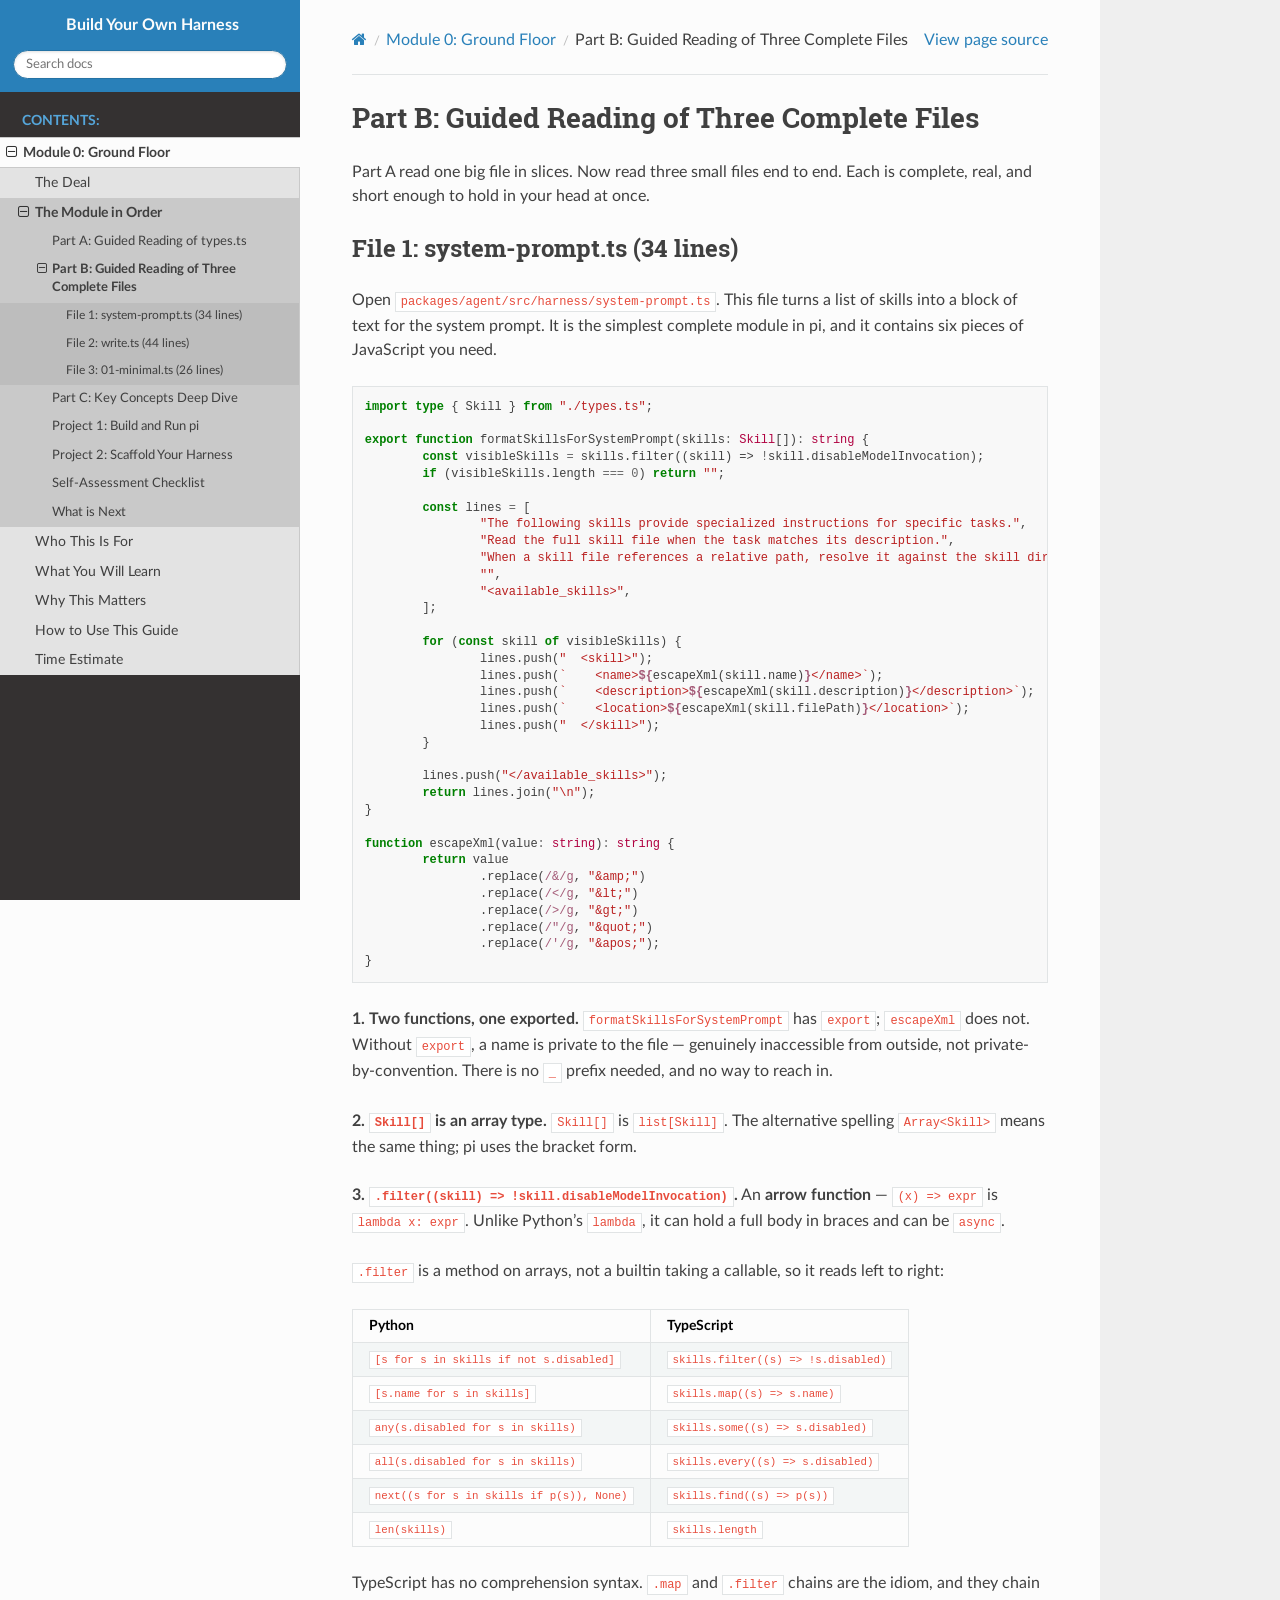
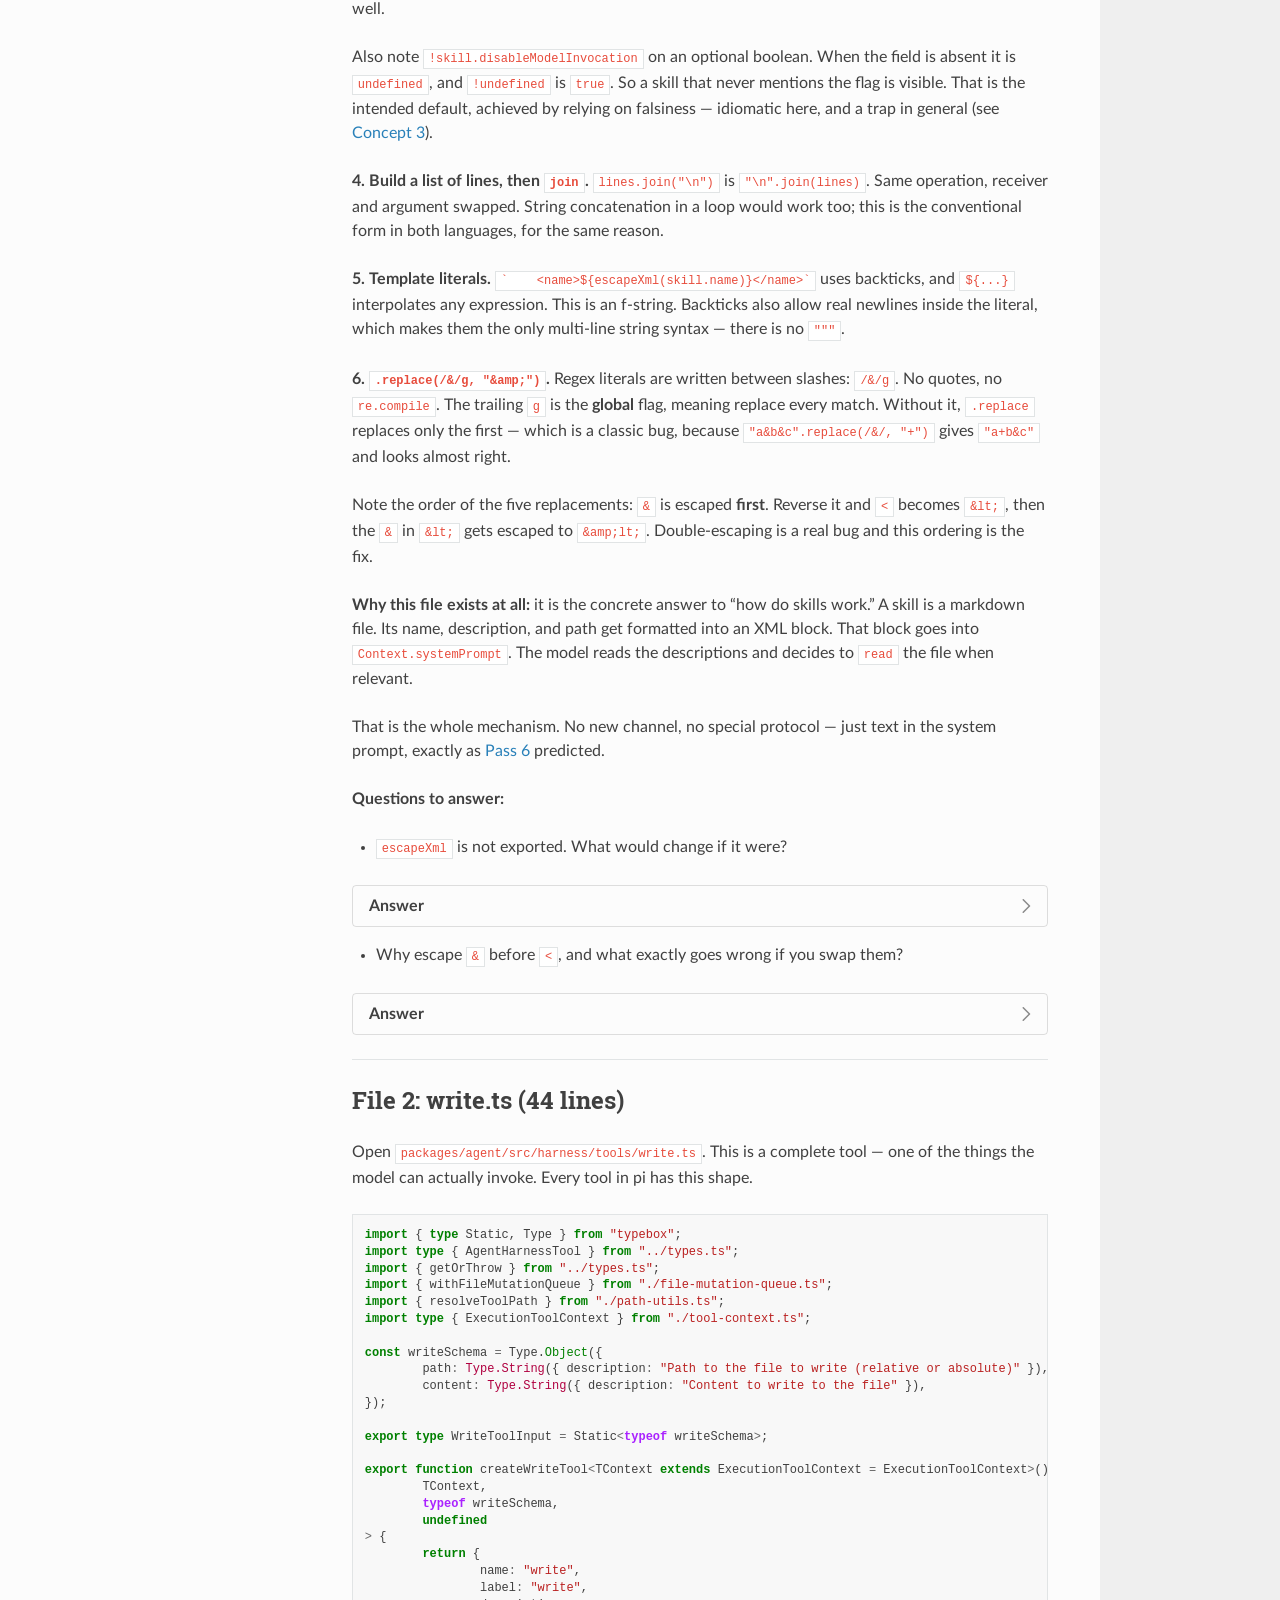
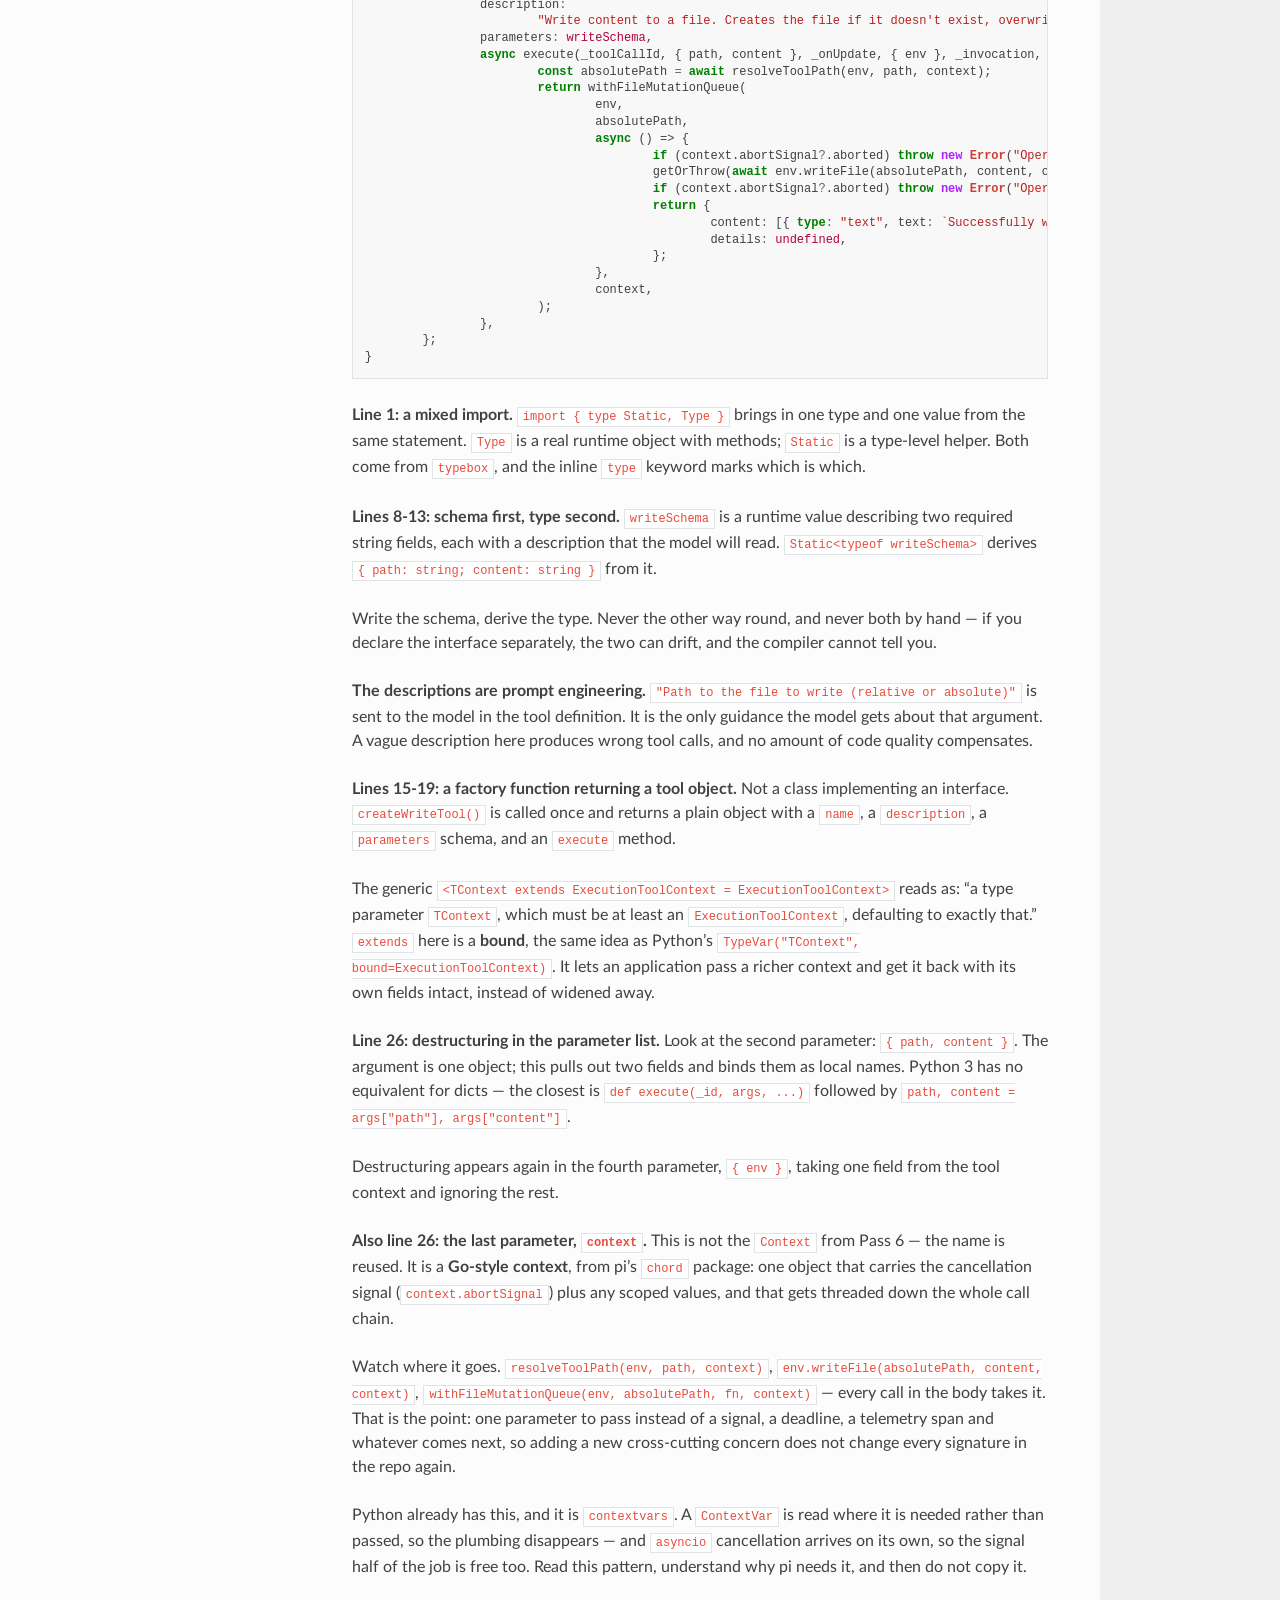
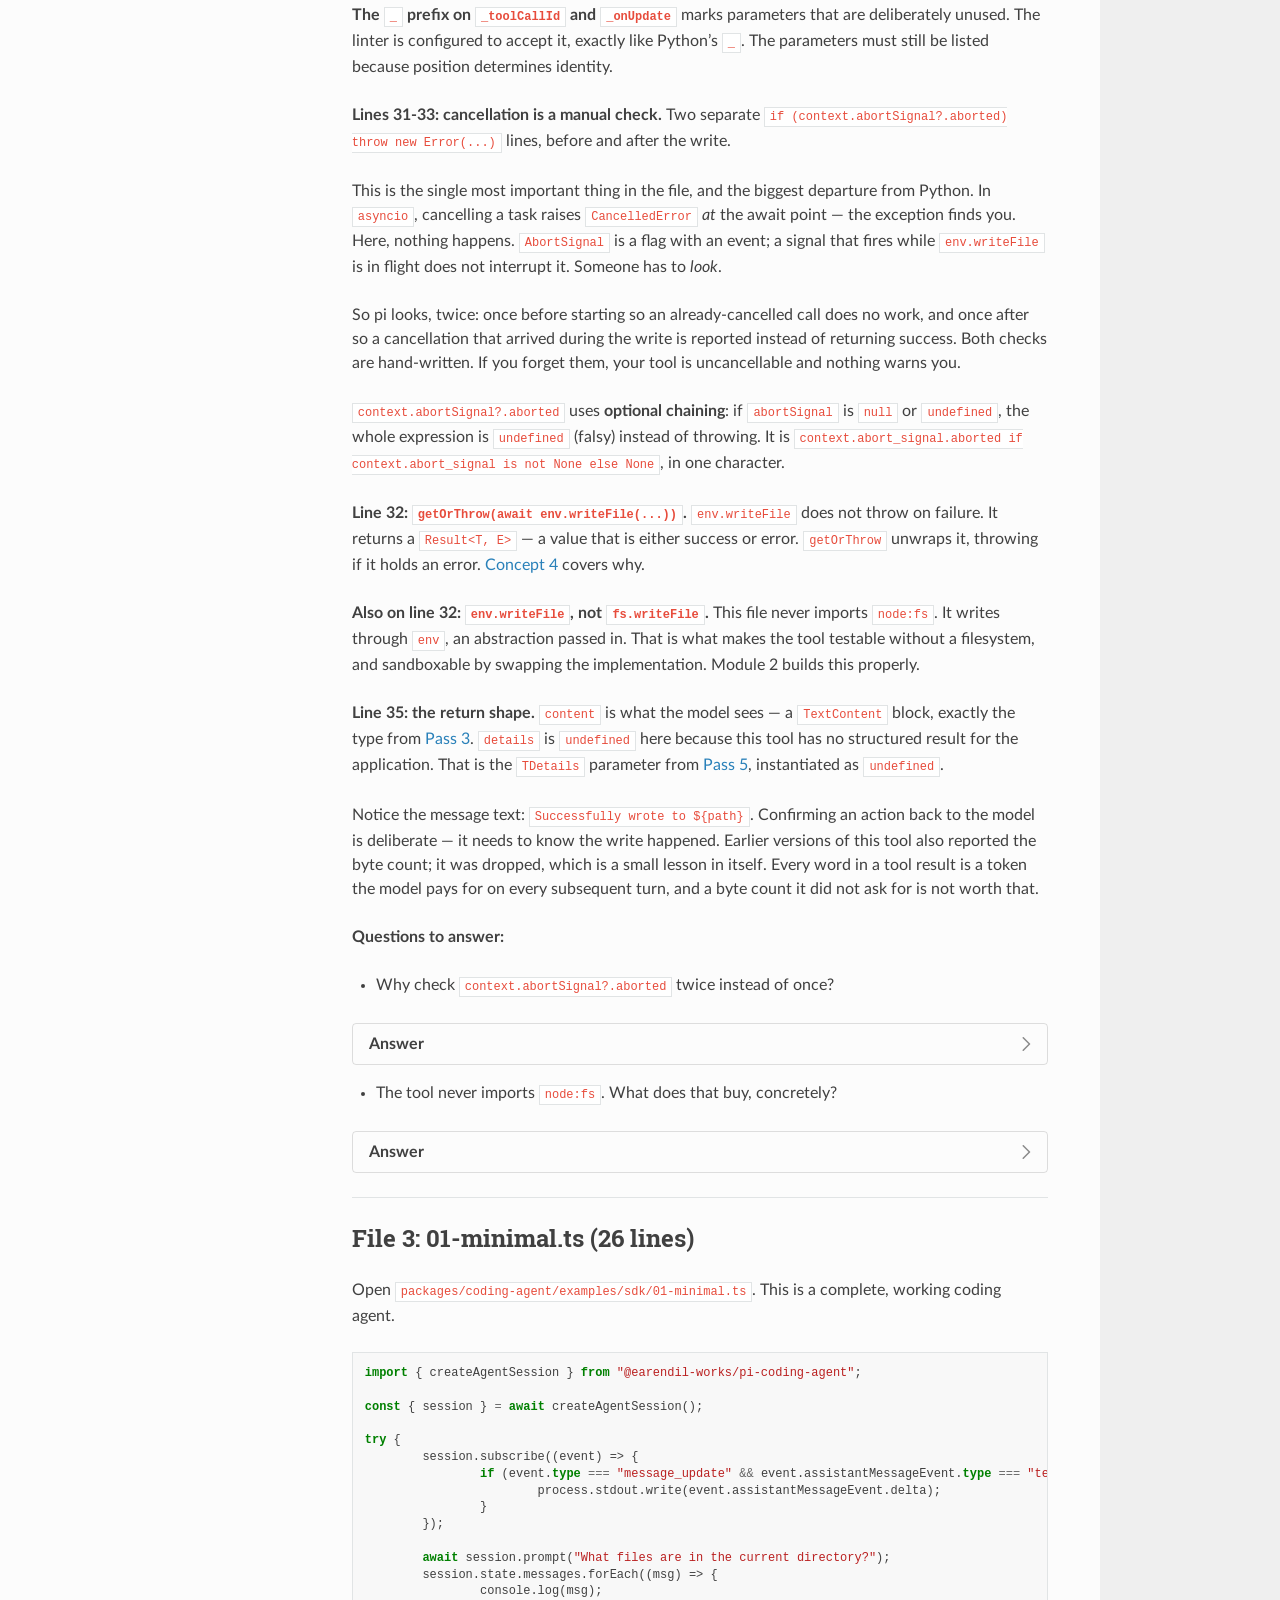
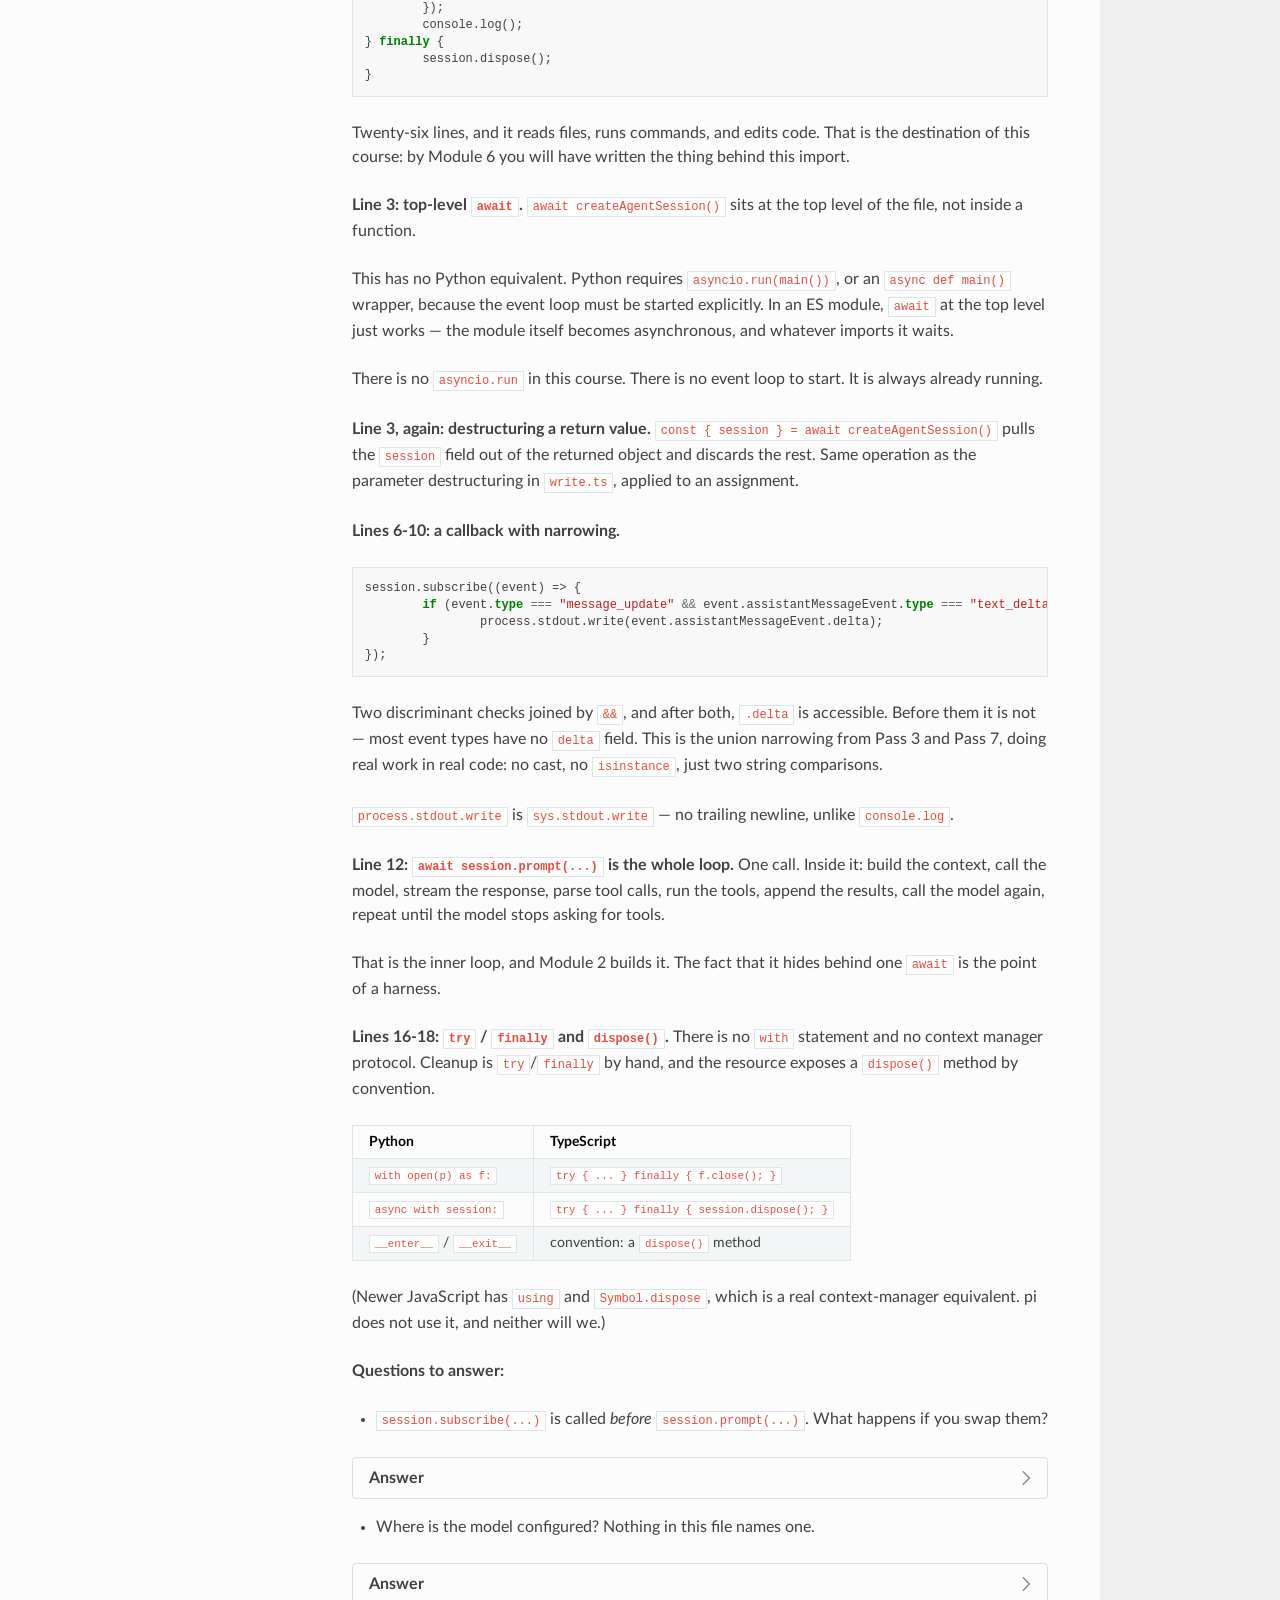
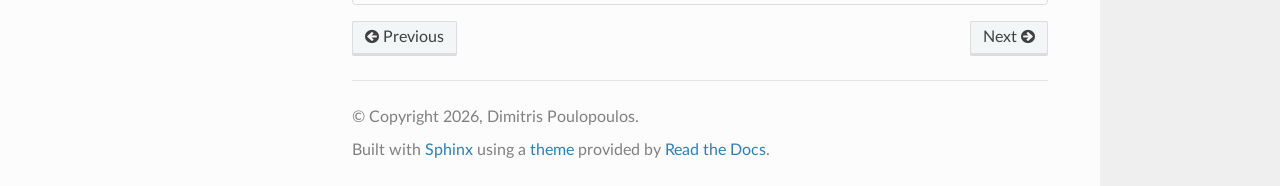
<file: module_0/part_b_files.html>
<!DOCTYPE html>
<html class="writer-html5" lang="en" data-content_root="../">
<head>
  <meta charset="utf-8" /><meta name="viewport" content="width=device-width, initial-scale=1" />

  <meta name="viewport" content="width=device-width, initial-scale=1.0" />
  <title>Part B: Guided Reading of Three Complete Files &mdash; Build Your Own Harness 0.0.1 documentation</title>
      <link rel="stylesheet" type="text/css" href="../_static/pygments.css?v=b86133f3" />
      <link rel="stylesheet" type="text/css" href="../_static/css/theme.css?v=9edc463e" />
      <link rel="stylesheet" type="text/css" href="../_static/copybutton.css?v=76b2166b" />
      <link rel="stylesheet" type="text/css" href="../_static/sphinx-design.min.css?v=95c83b7e" />
      <link rel="stylesheet" type="text/css" href="../_static/custom.css?v=0b20a9e2" />

  
      <script src="../_static/jquery.js?v=5d32c60e"></script>
      <script src="../_static/_sphinx_javascript_frameworks_compat.js?v=2cd50e6c"></script>
      <script src="../_static/documentation_options.js?v=d45e8c67"></script>
      <script src="../_static/doctools.js?v=fd6eb6e6"></script>
      <script src="../_static/sphinx_highlight.js?v=6ffebe34"></script>
      <script src="../_static/clipboard.min.js?v=a7894cd8"></script>
      <script src="../_static/copybutton.js?v=6dbb43f8"></script>
      <script src="../_static/design-tabs.js?v=f930bc37"></script>
    <script src="../_static/js/theme.js"></script>
    <link rel="index" title="Index" href="../genindex.html" />
    <link rel="search" title="Search" href="../search.html" />
    <link rel="next" title="Part C: Key Concepts Deep Dive" href="part_c_concepts.html" />
    <link rel="prev" title="Part A: Guided Reading of types.ts" href="part_a_types.html" /> 
</head>

<body class="wy-body-for-nav"> 
  <div class="wy-grid-for-nav">
    <nav data-toggle="wy-nav-shift" class="wy-nav-side">
      <div class="wy-side-scroll">
        <div class="wy-side-nav-search" >

          
          
          <a href="../index.html" class="icon icon-home">
            Build Your Own Harness
          </a>
<div role="search">
  <form id="rtd-search-form" class="wy-form" action="../search.html" method="get">
    <input type="text" name="q" placeholder="Search docs" aria-label="Search docs" />
    <input type="hidden" name="check_keywords" value="yes" />
    <input type="hidden" name="area" value="default" />
  </form>
</div>
        </div><div class="wy-menu wy-menu-vertical" data-spy="affix" role="navigation" aria-label="Navigation menu">
              <p class="caption" role="heading"><span class="caption-text">Contents:</span></p>
<ul class="current">
<li class="toctree-l1 current"><a class="reference internal" href="index.html">Module 0: Ground Floor</a><ul class="current">
<li class="toctree-l2"><a class="reference internal" href="index.html#the-deal">The Deal</a></li>
<li class="toctree-l2 current"><a class="reference internal" href="index.html#the-module-in-order">The Module in Order</a><ul class="current">
<li class="toctree-l3"><a class="reference internal" href="part_a_types.html">Part A: Guided Reading of types.ts</a></li>
<li class="toctree-l3 current"><a class="current reference internal" href="#">Part B: Guided Reading of Three Complete Files</a><ul>
<li class="toctree-l4"><a class="reference internal" href="#file-1-system-prompt-ts-34-lines">File 1: system-prompt.ts (34 lines)</a></li>
<li class="toctree-l4"><a class="reference internal" href="#file-2-write-ts-44-lines">File 2: write.ts (44 lines)</a></li>
<li class="toctree-l4"><a class="reference internal" href="#file-3-01-minimal-ts-26-lines">File 3: 01-minimal.ts (26 lines)</a></li>
</ul>
</li>
<li class="toctree-l3"><a class="reference internal" href="part_c_concepts.html">Part C: Key Concepts Deep Dive</a></li>
<li class="toctree-l3"><a class="reference internal" href="project_1_run_pi.html">Project 1: Build and Run pi</a></li>
<li class="toctree-l3"><a class="reference internal" href="project_2_scaffold.html">Project 2: Scaffold Your Harness</a></li>
<li class="toctree-l3"><a class="reference internal" href="checklist.html">Self-Assessment Checklist</a></li>
<li class="toctree-l3"><a class="reference internal" href="what_next.html">What is Next</a></li>
</ul>
</li>
<li class="toctree-l2"><a class="reference internal" href="index.html#who-this-is-for">Who This Is For</a></li>
<li class="toctree-l2"><a class="reference internal" href="index.html#what-you-will-learn">What You Will Learn</a></li>
<li class="toctree-l2"><a class="reference internal" href="index.html#why-this-matters">Why This Matters</a></li>
<li class="toctree-l2"><a class="reference internal" href="index.html#how-to-use-this-guide">How to Use This Guide</a></li>
<li class="toctree-l2"><a class="reference internal" href="index.html#time-estimate">Time Estimate</a></li>
</ul>
</li>
</ul>

        </div>
      </div>
    </nav>

    <section data-toggle="wy-nav-shift" class="wy-nav-content-wrap"><nav class="wy-nav-top" aria-label="Mobile navigation menu" >
          <i data-toggle="wy-nav-top" class="fa fa-bars"></i>
          <a href="../index.html">Build Your Own Harness</a>
      </nav>

      <div class="wy-nav-content">
        <div class="rst-content">
          <div role="navigation" aria-label="Page navigation">
  <ul class="wy-breadcrumbs">
      <li><a href="../index.html" class="icon icon-home" aria-label="Home"></a></li>
          <li class="breadcrumb-item"><a href="index.html">Module 0: Ground Floor</a></li>
      <li class="breadcrumb-item active">Part B: Guided Reading of Three Complete Files</li>
      <li class="wy-breadcrumbs-aside">
            <a href="../_sources/module_0/part_b_files.md.txt" rel="nofollow"> View page source</a>
      </li>
  </ul>
  <hr/>
</div>
          <div role="main" class="document" itemscope="itemscope" itemtype="http://schema.org/Article">
           <div itemprop="articleBody">
             
  <section id="part-b-guided-reading-of-three-complete-files">
<h1>Part B: Guided Reading of Three Complete Files<a class="headerlink" href="#part-b-guided-reading-of-three-complete-files" title="Link to this heading"></a></h1>
<p>Part A read one big file in slices. Now read three small files end to end. Each is complete, real, and short enough to
hold in your head at once.</p>
<section id="file-1-system-prompt-ts-34-lines">
<h2>File 1: system-prompt.ts (34 lines)<a class="headerlink" href="#file-1-system-prompt-ts-34-lines" title="Link to this heading"></a></h2>
<p>Open <a class="reference external" href="https://github.com/earendil-works/pi/blob/v0.87.0/packages/agent/src/harness/system-prompt.ts"><code class="docutils literal notranslate"><span class="pre">packages/agent/src/harness/system-prompt.ts</span></code></a>.
This file turns a list of skills into a block of text for the system prompt. It is the simplest complete module in pi, and
it contains six pieces of JavaScript you need.</p>
<div class="highlight-ts notranslate"><div class="highlight"><pre><span></span><span class="k">import</span><span class="w"> </span><span class="kr">type</span><span class="w"> </span><span class="p">{</span><span class="w"> </span><span class="nx">Skill</span><span class="w"> </span><span class="p">}</span><span class="w"> </span><span class="kr">from</span><span class="w"> </span><span class="s2">"./types.ts"</span><span class="p">;</span>

<span class="k">export</span><span class="w"> </span><span class="kd">function</span><span class="w"> </span><span class="nx">formatSkillsForSystemPrompt</span><span class="p">(</span><span class="nx">skills</span><span class="o">:</span><span class="w"> </span><span class="kt">Skill</span><span class="p">[])</span><span class="o">:</span><span class="w"> </span><span class="kt">string</span><span class="w"> </span><span class="p">{</span>
<span class="w">	</span><span class="kd">const</span><span class="w"> </span><span class="nx">visibleSkills</span><span class="w"> </span><span class="o">=</span><span class="w"> </span><span class="nx">skills</span><span class="p">.</span><span class="nx">filter</span><span class="p">((</span><span class="nx">skill</span><span class="p">)</span><span class="w"> </span><span class="p">=&gt;</span><span class="w"> </span><span class="o">!</span><span class="nx">skill</span><span class="p">.</span><span class="nx">disableModelInvocation</span><span class="p">);</span>
<span class="w">	</span><span class="k">if</span><span class="w"> </span><span class="p">(</span><span class="nx">visibleSkills</span><span class="p">.</span><span class="nx">length</span><span class="w"> </span><span class="o">===</span><span class="w"> </span><span class="mf">0</span><span class="p">)</span><span class="w"> </span><span class="k">return</span><span class="w"> </span><span class="s2">""</span><span class="p">;</span>

<span class="w">	</span><span class="kd">const</span><span class="w"> </span><span class="nx">lines</span><span class="w"> </span><span class="o">=</span><span class="w"> </span><span class="p">[</span>
<span class="w">		</span><span class="s2">"The following skills provide specialized instructions for specific tasks."</span><span class="p">,</span>
<span class="w">		</span><span class="s2">"Read the full skill file when the task matches its description."</span><span class="p">,</span>
<span class="w">		</span><span class="s2">"When a skill file references a relative path, resolve it against the skill directory (parent of SKILL.md / dirname of the path) and use that absolute path in tool commands."</span><span class="p">,</span>
<span class="w">		</span><span class="s2">""</span><span class="p">,</span>
<span class="w">		</span><span class="s2">"&lt;available_skills&gt;"</span><span class="p">,</span>
<span class="w">	</span><span class="p">];</span>

<span class="w">	</span><span class="k">for</span><span class="w"> </span><span class="p">(</span><span class="kd">const</span><span class="w"> </span><span class="nx">skill</span><span class="w"> </span><span class="k">of</span><span class="w"> </span><span class="nx">visibleSkills</span><span class="p">)</span><span class="w"> </span><span class="p">{</span>
<span class="w">		</span><span class="nx">lines</span><span class="p">.</span><span class="nx">push</span><span class="p">(</span><span class="s2">"  &lt;skill&gt;"</span><span class="p">);</span>
<span class="w">		</span><span class="nx">lines</span><span class="p">.</span><span class="nx">push</span><span class="p">(</span><span class="sb">`    &lt;name&gt;</span><span class="si">${</span><span class="nx">escapeXml</span><span class="p">(</span><span class="nx">skill</span><span class="p">.</span><span class="nx">name</span><span class="p">)</span><span class="si">}</span><span class="sb">&lt;/name&gt;`</span><span class="p">);</span>
<span class="w">		</span><span class="nx">lines</span><span class="p">.</span><span class="nx">push</span><span class="p">(</span><span class="sb">`    &lt;description&gt;</span><span class="si">${</span><span class="nx">escapeXml</span><span class="p">(</span><span class="nx">skill</span><span class="p">.</span><span class="nx">description</span><span class="p">)</span><span class="si">}</span><span class="sb">&lt;/description&gt;`</span><span class="p">);</span>
<span class="w">		</span><span class="nx">lines</span><span class="p">.</span><span class="nx">push</span><span class="p">(</span><span class="sb">`    &lt;location&gt;</span><span class="si">${</span><span class="nx">escapeXml</span><span class="p">(</span><span class="nx">skill</span><span class="p">.</span><span class="nx">filePath</span><span class="p">)</span><span class="si">}</span><span class="sb">&lt;/location&gt;`</span><span class="p">);</span>
<span class="w">		</span><span class="nx">lines</span><span class="p">.</span><span class="nx">push</span><span class="p">(</span><span class="s2">"  &lt;/skill&gt;"</span><span class="p">);</span>
<span class="w">	</span><span class="p">}</span>

<span class="w">	</span><span class="nx">lines</span><span class="p">.</span><span class="nx">push</span><span class="p">(</span><span class="s2">"&lt;/available_skills&gt;"</span><span class="p">);</span>
<span class="w">	</span><span class="k">return</span><span class="w"> </span><span class="nx">lines</span><span class="p">.</span><span class="nx">join</span><span class="p">(</span><span class="s2">"\n"</span><span class="p">);</span>
<span class="p">}</span>

<span class="kd">function</span><span class="w"> </span><span class="nx">escapeXml</span><span class="p">(</span><span class="nx">value</span><span class="o">:</span><span class="w"> </span><span class="kt">string</span><span class="p">)</span><span class="o">:</span><span class="w"> </span><span class="kt">string</span><span class="w"> </span><span class="p">{</span>
<span class="w">	</span><span class="k">return</span><span class="w"> </span><span class="nx">value</span>
<span class="w">		</span><span class="p">.</span><span class="nx">replace</span><span class="p">(</span><span class="sr">/&amp;/g</span><span class="p">,</span><span class="w"> </span><span class="s2">"&amp;amp;"</span><span class="p">)</span>
<span class="w">		</span><span class="p">.</span><span class="nx">replace</span><span class="p">(</span><span class="sr">/&lt;/g</span><span class="p">,</span><span class="w"> </span><span class="s2">"&amp;lt;"</span><span class="p">)</span>
<span class="w">		</span><span class="p">.</span><span class="nx">replace</span><span class="p">(</span><span class="sr">/&gt;/g</span><span class="p">,</span><span class="w"> </span><span class="s2">"&amp;gt;"</span><span class="p">)</span>
<span class="w">		</span><span class="p">.</span><span class="nx">replace</span><span class="p">(</span><span class="sr">/"/g</span><span class="p">,</span><span class="w"> </span><span class="s2">"&amp;quot;"</span><span class="p">)</span>
<span class="w">		</span><span class="p">.</span><span class="nx">replace</span><span class="p">(</span><span class="sr">/'/g</span><span class="p">,</span><span class="w"> </span><span class="s2">"&amp;apos;"</span><span class="p">);</span>
<span class="p">}</span>
</pre></div>
</div>
<p><strong>1. Two functions, one exported.</strong> <code class="docutils literal notranslate"><span class="pre">formatSkillsForSystemPrompt</span></code> has <code class="docutils literal notranslate"><span class="pre">export</span></code>; <code class="docutils literal notranslate"><span class="pre">escapeXml</span></code> does not. Without <code class="docutils literal notranslate"><span class="pre">export</span></code>, a
name is private to the file — genuinely inaccessible from outside, not private-by-convention. There is no <code class="docutils literal notranslate"><span class="pre">_</span></code> prefix
needed, and no way to reach in.</p>
<p><strong>2. <code class="docutils literal notranslate"><span class="pre">Skill[]</span></code> is an array type.</strong> <code class="docutils literal notranslate"><span class="pre">Skill[]</span></code> is <code class="docutils literal notranslate"><span class="pre">list[Skill]</span></code>. The alternative spelling <code class="docutils literal notranslate"><span class="pre">Array&lt;Skill&gt;</span></code> means the same
thing; pi uses the bracket form.</p>
<p><strong>3. <code class="docutils literal notranslate"><span class="pre">.filter((skill)</span> <span class="pre">=&gt;</span> <span class="pre">!skill.disableModelInvocation)</span></code>.</strong> An <strong>arrow function</strong> — <code class="docutils literal notranslate"><span class="pre">(x)</span> <span class="pre">=&gt;</span> <span class="pre">expr</span></code> is <code class="docutils literal notranslate"><span class="pre">lambda</span> <span class="pre">x:</span> <span class="pre">expr</span></code>.
Unlike Python’s <code class="docutils literal notranslate"><span class="pre">lambda</span></code>, it can hold a full body in braces and can be <code class="docutils literal notranslate"><span class="pre">async</span></code>.</p>
<p><code class="docutils literal notranslate"><span class="pre">.filter</span></code> is a method on arrays, not a builtin taking a callable, so it reads left to right:</p>
<table class="docutils align-default">
<thead>
<tr class="row-odd"><th class="head"><p>Python</p></th>
<th class="head"><p>TypeScript</p></th>
</tr>
</thead>
<tbody>
<tr class="row-even"><td><p><code class="docutils literal notranslate"><span class="pre">[s</span> <span class="pre">for</span> <span class="pre">s</span> <span class="pre">in</span> <span class="pre">skills</span> <span class="pre">if</span> <span class="pre">not</span> <span class="pre">s.disabled]</span></code></p></td>
<td><p><code class="docutils literal notranslate"><span class="pre">skills.filter((s)</span> <span class="pre">=&gt;</span> <span class="pre">!s.disabled)</span></code></p></td>
</tr>
<tr class="row-odd"><td><p><code class="docutils literal notranslate"><span class="pre">[s.name</span> <span class="pre">for</span> <span class="pre">s</span> <span class="pre">in</span> <span class="pre">skills]</span></code></p></td>
<td><p><code class="docutils literal notranslate"><span class="pre">skills.map((s)</span> <span class="pre">=&gt;</span> <span class="pre">s.name)</span></code></p></td>
</tr>
<tr class="row-even"><td><p><code class="docutils literal notranslate"><span class="pre">any(s.disabled</span> <span class="pre">for</span> <span class="pre">s</span> <span class="pre">in</span> <span class="pre">skills)</span></code></p></td>
<td><p><code class="docutils literal notranslate"><span class="pre">skills.some((s)</span> <span class="pre">=&gt;</span> <span class="pre">s.disabled)</span></code></p></td>
</tr>
<tr class="row-odd"><td><p><code class="docutils literal notranslate"><span class="pre">all(s.disabled</span> <span class="pre">for</span> <span class="pre">s</span> <span class="pre">in</span> <span class="pre">skills)</span></code></p></td>
<td><p><code class="docutils literal notranslate"><span class="pre">skills.every((s)</span> <span class="pre">=&gt;</span> <span class="pre">s.disabled)</span></code></p></td>
</tr>
<tr class="row-even"><td><p><code class="docutils literal notranslate"><span class="pre">next((s</span> <span class="pre">for</span> <span class="pre">s</span> <span class="pre">in</span> <span class="pre">skills</span> <span class="pre">if</span> <span class="pre">p(s)),</span> <span class="pre">None)</span></code></p></td>
<td><p><code class="docutils literal notranslate"><span class="pre">skills.find((s)</span> <span class="pre">=&gt;</span> <span class="pre">p(s))</span></code></p></td>
</tr>
<tr class="row-odd"><td><p><code class="docutils literal notranslate"><span class="pre">len(skills)</span></code></p></td>
<td><p><code class="docutils literal notranslate"><span class="pre">skills.length</span></code></p></td>
</tr>
</tbody>
</table>
<p>TypeScript has no comprehension syntax. <code class="docutils literal notranslate"><span class="pre">.map</span></code> and <code class="docutils literal notranslate"><span class="pre">.filter</span></code> chains are the idiom, and they chain well.</p>
<p>Also note <code class="docutils literal notranslate"><span class="pre">!skill.disableModelInvocation</span></code> on an optional boolean. When the field is absent it is <code class="docutils literal notranslate"><span class="pre">undefined</span></code>, and <code class="docutils literal notranslate"><span class="pre">!undefined</span></code>
is <code class="docutils literal notranslate"><span class="pre">true</span></code>. So a skill that never mentions the flag is visible. That is the intended default, achieved by relying on
falsiness — idiomatic here, and a trap in general (see <a class="reference internal" href="part_c_concepts.html#concept-3-absent-null-and-set-reading-pi-s-optional-fields"><span class="std std-ref">Concept 3</span></a>).</p>
<p><strong>4. Build a list of lines, then <code class="docutils literal notranslate"><span class="pre">join</span></code>.</strong> <code class="docutils literal notranslate"><span class="pre">lines.join(&quot;\n&quot;)</span></code> is <code class="docutils literal notranslate"><span class="pre">&quot;\n&quot;.join(lines)</span></code>. Same operation, receiver and argument
swapped. String concatenation in a loop would work too; this is the conventional form in both languages, for the same
reason.</p>
<p><strong>5. Template literals.</strong> <code class="docutils literal notranslate"><span class="pre">`</span>&#160;&#160;&#160; <span class="pre">&lt;name&gt;${escapeXml(skill.name)}&lt;/name&gt;`</span></code> uses backticks, and <code class="docutils literal notranslate"><span class="pre">${...}</span></code> interpolates any
expression. This is an f-string. Backticks also allow real newlines inside the literal, which makes them the only
multi-line string syntax — there is no <code class="docutils literal notranslate"><span class="pre">&quot;&quot;&quot;</span></code>.</p>
<p><strong>6. <code class="docutils literal notranslate"><span class="pre">.replace(/&amp;/g,</span> <span class="pre">&quot;&amp;amp;&quot;)</span></code>.</strong> Regex literals are written between slashes: <code class="docutils literal notranslate"><span class="pre">/&amp;/g</span></code>. No quotes, no <code class="docutils literal notranslate"><span class="pre">re.compile</span></code>. The
trailing <code class="docutils literal notranslate"><span class="pre">g</span></code> is the <strong>global</strong> flag, meaning replace every match. Without it, <code class="docutils literal notranslate"><span class="pre">.replace</span></code> replaces only the first — which is
a classic bug, because <code class="docutils literal notranslate"><span class="pre">&quot;a&amp;b&amp;c&quot;.replace(/&amp;/,</span> <span class="pre">&quot;+&quot;)</span></code> gives <code class="docutils literal notranslate"><span class="pre">&quot;a+b&amp;c&quot;</span></code> and looks almost right.</p>
<p>Note the order of the five replacements: <code class="docutils literal notranslate"><span class="pre">&amp;</span></code> is escaped <strong>first</strong>. Reverse it and <code class="docutils literal notranslate"><span class="pre">&lt;</span></code> becomes <code class="docutils literal notranslate"><span class="pre">&amp;lt;</span></code>, then the <code class="docutils literal notranslate"><span class="pre">&amp;</span></code> in
<code class="docutils literal notranslate"><span class="pre">&amp;lt;</span></code> gets escaped to <code class="docutils literal notranslate"><span class="pre">&amp;amp;lt;</span></code>. Double-escaping is a real bug and this ordering is the fix.</p>
<p><strong>Why this file exists at all:</strong> it is the concrete answer to “how do skills work.” A skill is a markdown file. Its name,
description, and path get formatted into an XML block. That block goes into <code class="docutils literal notranslate"><span class="pre">Context.systemPrompt</span></code>. The model reads the
descriptions and decides to <code class="docutils literal notranslate"><span class="pre">read</span></code> the file when relevant.</p>
<p>That is the whole mechanism. No new channel, no special protocol — just text in the system prompt, exactly as
<a class="reference internal" href="part_a_types.html#pass-6-tool-and-context-the-whole-interface-to-a-model-lines-576-621"><span class="std std-ref">Pass 6</span></a> predicted.</p>
<p><strong>Questions to answer:</strong></p>
<ul class="simple">
<li><p><code class="docutils literal notranslate"><span class="pre">escapeXml</span></code> is not exported. What would change if it were?</p></li>
</ul>
<details class="sd-sphinx-override sd-dropdown sd-card sd-mb-3">
<summary class="sd-summary-title sd-card-header">
<span class="sd-summary-text">Answer</span><span class="sd-summary-state-marker sd-summary-chevron-right"><svg version="1.1" width="1.5em" height="1.5em" class="sd-octicon sd-octicon-chevron-right" viewBox="0 0 24 24" aria-hidden="true"><path d="M8.72 18.78a.75.75 0 0 1 0-1.06L14.44 12 8.72 6.28a.751.751 0 0 1 .018-1.042.751.751 0 0 1 1.042-.018l6.25 6.25a.75.75 0 0 1 0 1.06l-6.25 6.25a.75.75 0 0 1-1.06 0Z"></path></svg></span></summary><div class="sd-summary-content sd-card-body docutils">
<p class="sd-card-text">Functionally nothing, immediately. What changes is the file’s contract.</p>
<p class="sd-card-text">An exported name is something other code can depend on, which means it cannot be renamed or removed without checking
every caller. A non-exported name can be rewritten freely, because the compiler can see every use of it — they are all in
this file.</p>
<p class="sd-card-text">pi’s <code class="docutils literal notranslate"><span class="pre">AGENTS.md</span></code> pushes further in that direction: “Inline single-line helpers that have only one call site.” The
guideline is that a helper should exist because it is used more than once or because naming it makes the code clearer, not
by default.</p>
</div>
</details><ul class="simple">
<li><p>Why escape <code class="docutils literal notranslate"><span class="pre">&amp;</span></code> before <code class="docutils literal notranslate"><span class="pre">&lt;</span></code>, and what exactly goes wrong if you swap them?</p></li>
</ul>
<details class="sd-sphinx-override sd-dropdown sd-card sd-mb-3">
<summary class="sd-summary-title sd-card-header">
<span class="sd-summary-text">Answer</span><span class="sd-summary-state-marker sd-summary-chevron-right"><svg version="1.1" width="1.5em" height="1.5em" class="sd-octicon sd-octicon-chevron-right" viewBox="0 0 24 24" aria-hidden="true"><path d="M8.72 18.78a.75.75 0 0 1 0-1.06L14.44 12 8.72 6.28a.751.751 0 0 1 .018-1.042.751.751 0 0 1 1.042-.018l6.25 6.25a.75.75 0 0 1 0 1.06l-6.25 6.25a.75.75 0 0 1-1.06 0Z"></path></svg></span></summary><div class="sd-summary-content sd-card-body docutils">
<p class="sd-card-text">Because the replacement text for the others <em>contains</em> <code class="docutils literal notranslate"><span class="pre">&amp;</span></code>, so escaping <code class="docutils literal notranslate"><span class="pre">&amp;</span></code> last would escape the escapes.</p>
<p class="sd-card-text">Trace <code class="docutils literal notranslate"><span class="pre">&quot;&lt;b&gt;&quot;</span></code> with the order reversed — <code class="docutils literal notranslate"><span class="pre">&lt;</span></code> first, then <code class="docutils literal notranslate"><span class="pre">&amp;</span></code>:</p>
<ol class="arabic simple">
<li><p class="sd-card-text"><code class="docutils literal notranslate"><span class="pre">.replace(/&lt;/g,</span> <span class="pre">&quot;&amp;lt;&quot;)</span></code> gives <code class="docutils literal notranslate"><span class="pre">&quot;&amp;lt;b&gt;&quot;</span></code></p></li>
<li><p class="sd-card-text"><code class="docutils literal notranslate"><span class="pre">.replace(/&amp;/g,</span> <span class="pre">&quot;&amp;amp;&quot;)</span></code> now finds the <code class="docutils literal notranslate"><span class="pre">&amp;</span></code> that step 1 introduced, giving <code class="docutils literal notranslate"><span class="pre">&quot;&amp;amp;lt;b&gt;&quot;</span></code></p></li>
</ol>
<p class="sd-card-text">The model receives <code class="docutils literal notranslate"><span class="pre">&amp;amp;lt;b&gt;</span></code> and reads the literal text <code class="docutils literal notranslate"><span class="pre">&amp;lt;b&gt;</span></code> instead of <code class="docutils literal notranslate"><span class="pre">&lt;b&gt;</span></code>. With <code class="docutils literal notranslate"><span class="pre">&amp;</span></code> first, its own escape is
already done before any <code class="docutils literal notranslate"><span class="pre">&amp;</span></code>-containing replacement is introduced, and nothing is escaped twice.</p>
<p class="sd-card-text">This ordering rule applies to every escaping function you will ever write: <strong>escape the escape character first.</strong></p>
</div>
</details></section>
<hr class="docutils" />
<section id="file-2-write-ts-44-lines">
<h2>File 2: write.ts (44 lines)<a class="headerlink" href="#file-2-write-ts-44-lines" title="Link to this heading"></a></h2>
<p>Open <a class="reference external" href="https://github.com/earendil-works/pi/blob/v0.87.0/packages/agent/src/harness/tools/write.ts"><code class="docutils literal notranslate"><span class="pre">packages/agent/src/harness/tools/write.ts</span></code></a>.
This is a complete tool — one of the things the model can actually invoke. Every tool in pi has this shape.</p>
<div class="highlight-ts notranslate"><div class="highlight"><pre><span></span><span class="k">import</span><span class="w"> </span><span class="p">{</span><span class="w"> </span><span class="kr">type</span><span class="w"> </span><span class="nx">Static</span><span class="p">,</span><span class="w"> </span><span class="nx">Type</span><span class="w"> </span><span class="p">}</span><span class="w"> </span><span class="kr">from</span><span class="w"> </span><span class="s2">"typebox"</span><span class="p">;</span>
<span class="k">import</span><span class="w"> </span><span class="kr">type</span><span class="w"> </span><span class="p">{</span><span class="w"> </span><span class="nx">AgentHarnessTool</span><span class="w"> </span><span class="p">}</span><span class="w"> </span><span class="kr">from</span><span class="w"> </span><span class="s2">"../types.ts"</span><span class="p">;</span>
<span class="k">import</span><span class="w"> </span><span class="p">{</span><span class="w"> </span><span class="nx">getOrThrow</span><span class="w"> </span><span class="p">}</span><span class="w"> </span><span class="kr">from</span><span class="w"> </span><span class="s2">"../types.ts"</span><span class="p">;</span>
<span class="k">import</span><span class="w"> </span><span class="p">{</span><span class="w"> </span><span class="nx">withFileMutationQueue</span><span class="w"> </span><span class="p">}</span><span class="w"> </span><span class="kr">from</span><span class="w"> </span><span class="s2">"./file-mutation-queue.ts"</span><span class="p">;</span>
<span class="k">import</span><span class="w"> </span><span class="p">{</span><span class="w"> </span><span class="nx">resolveToolPath</span><span class="w"> </span><span class="p">}</span><span class="w"> </span><span class="kr">from</span><span class="w"> </span><span class="s2">"./path-utils.ts"</span><span class="p">;</span>
<span class="k">import</span><span class="w"> </span><span class="kr">type</span><span class="w"> </span><span class="p">{</span><span class="w"> </span><span class="nx">ExecutionToolContext</span><span class="w"> </span><span class="p">}</span><span class="w"> </span><span class="kr">from</span><span class="w"> </span><span class="s2">"./tool-context.ts"</span><span class="p">;</span>

<span class="kd">const</span><span class="w"> </span><span class="nx">writeSchema</span><span class="w"> </span><span class="o">=</span><span class="w"> </span><span class="nx">Type</span><span class="p">.</span><span class="nb">Object</span><span class="p">({</span>
<span class="w">	</span><span class="nx">path</span><span class="o">:</span><span class="w"> </span><span class="kt">Type.String</span><span class="p">({</span><span class="w"> </span><span class="nx">description</span><span class="o">:</span><span class="w"> </span><span class="s2">"Path to the file to write (relative or absolute)"</span><span class="w"> </span><span class="p">}),</span>
<span class="w">	</span><span class="nx">content</span><span class="o">:</span><span class="w"> </span><span class="kt">Type.String</span><span class="p">({</span><span class="w"> </span><span class="nx">description</span><span class="o">:</span><span class="w"> </span><span class="s2">"Content to write to the file"</span><span class="w"> </span><span class="p">}),</span>
<span class="p">});</span>

<span class="k">export</span><span class="w"> </span><span class="kr">type</span><span class="w"> </span><span class="nx">WriteToolInput</span><span class="w"> </span><span class="o">=</span><span class="w"> </span><span class="nx">Static</span><span class="o">&lt;</span><span class="ow">typeof</span><span class="w"> </span><span class="nx">writeSchema</span><span class="o">&gt;</span><span class="p">;</span>

<span class="k">export</span><span class="w"> </span><span class="kd">function</span><span class="w"> </span><span class="nx">createWriteTool</span><span class="o">&lt;</span><span class="nx">TContext</span><span class="w"> </span><span class="k">extends</span><span class="w"> </span><span class="nx">ExecutionToolContext</span><span class="w"> </span><span class="o">=</span><span class="w"> </span><span class="nx">ExecutionToolContext</span><span class="o">&gt;</span><span class="p">()</span><span class="o">:</span><span class="w"> </span><span class="nx">AgentHarnessTool</span><span class="o">&lt;</span>
<span class="w">	</span><span class="nx">TContext</span><span class="p">,</span>
<span class="w">	</span><span class="ow">typeof</span><span class="w"> </span><span class="nx">writeSchema</span><span class="p">,</span>
<span class="w">	</span><span class="kc">undefined</span>
<span class="o">&gt;</span><span class="w"> </span><span class="p">{</span>
<span class="w">	</span><span class="k">return</span><span class="w"> </span><span class="p">{</span>
<span class="w">		</span><span class="nx">name</span><span class="o">:</span><span class="w"> </span><span class="s2">"write"</span><span class="p">,</span>
<span class="w">		</span><span class="nx">label</span><span class="o">:</span><span class="w"> </span><span class="s2">"write"</span><span class="p">,</span>
<span class="w">		</span><span class="nx">description</span><span class="o">:</span>
<span class="w">			</span><span class="s2">"Write content to a file. Creates the file if it doesn't exist, overwrites if it does. Automatically creates parent directories."</span><span class="p">,</span>
<span class="w">		</span><span class="nx">parameters</span><span class="o">:</span><span class="w"> </span><span class="kt">writeSchema</span><span class="p">,</span>
<span class="w">		</span><span class="k">async</span><span class="w"> </span><span class="nx">execute</span><span class="p">(</span><span class="nx">_toolCallId</span><span class="p">,</span><span class="w"> </span><span class="p">{</span><span class="w"> </span><span class="nx">path</span><span class="p">,</span><span class="w"> </span><span class="nx">content</span><span class="w"> </span><span class="p">},</span><span class="w"> </span><span class="nx">_onUpdate</span><span class="p">,</span><span class="w"> </span><span class="p">{</span><span class="w"> </span><span class="nx">env</span><span class="w"> </span><span class="p">},</span><span class="w"> </span><span class="nx">_invocation</span><span class="p">,</span><span class="w"> </span><span class="nx">context</span><span class="p">)</span><span class="w"> </span><span class="p">{</span>
<span class="w">			</span><span class="kd">const</span><span class="w"> </span><span class="nx">absolutePath</span><span class="w"> </span><span class="o">=</span><span class="w"> </span><span class="k">await</span><span class="w"> </span><span class="nx">resolveToolPath</span><span class="p">(</span><span class="nx">env</span><span class="p">,</span><span class="w"> </span><span class="nx">path</span><span class="p">,</span><span class="w"> </span><span class="nx">context</span><span class="p">);</span>
<span class="w">			</span><span class="k">return</span><span class="w"> </span><span class="nx">withFileMutationQueue</span><span class="p">(</span>
<span class="w">				</span><span class="nx">env</span><span class="p">,</span>
<span class="w">				</span><span class="nx">absolutePath</span><span class="p">,</span>
<span class="w">				</span><span class="k">async</span><span class="w"> </span><span class="p">()</span><span class="w"> </span><span class="p">=&gt;</span><span class="w"> </span><span class="p">{</span>
<span class="w">					</span><span class="k">if</span><span class="w"> </span><span class="p">(</span><span class="nx">context</span><span class="p">.</span><span class="nx">abortSignal</span><span class="o">?</span><span class="p">.</span><span class="nx">aborted</span><span class="p">)</span><span class="w"> </span><span class="k">throw</span><span class="w"> </span><span class="ow">new</span><span class="w"> </span><span class="ne">Error</span><span class="p">(</span><span class="s2">"Operation aborted"</span><span class="p">);</span>
<span class="w">					</span><span class="nx">getOrThrow</span><span class="p">(</span><span class="k">await</span><span class="w"> </span><span class="nx">env</span><span class="p">.</span><span class="nx">writeFile</span><span class="p">(</span><span class="nx">absolutePath</span><span class="p">,</span><span class="w"> </span><span class="nx">content</span><span class="p">,</span><span class="w"> </span><span class="nx">context</span><span class="p">));</span>
<span class="w">					</span><span class="k">if</span><span class="w"> </span><span class="p">(</span><span class="nx">context</span><span class="p">.</span><span class="nx">abortSignal</span><span class="o">?</span><span class="p">.</span><span class="nx">aborted</span><span class="p">)</span><span class="w"> </span><span class="k">throw</span><span class="w"> </span><span class="ow">new</span><span class="w"> </span><span class="ne">Error</span><span class="p">(</span><span class="s2">"Operation aborted"</span><span class="p">);</span>
<span class="w">					</span><span class="k">return</span><span class="w"> </span><span class="p">{</span>
<span class="w">						</span><span class="nx">content</span><span class="o">:</span><span class="w"> </span><span class="p">[{</span><span class="w"> </span><span class="kr">type</span><span class="o">:</span><span class="w"> </span><span class="s2">"text"</span><span class="p">,</span><span class="w"> </span><span class="nx">text</span><span class="o">:</span><span class="w"> </span><span class="sb">`Successfully wrote to </span><span class="si">${</span><span class="nx">path</span><span class="si">}</span><span class="sb">`</span><span class="w"> </span><span class="p">}],</span>
<span class="w">						</span><span class="nx">details</span><span class="o">:</span><span class="w"> </span><span class="kt">undefined</span><span class="p">,</span>
<span class="w">					</span><span class="p">};</span>
<span class="w">				</span><span class="p">},</span>
<span class="w">				</span><span class="nx">context</span><span class="p">,</span>
<span class="w">			</span><span class="p">);</span>
<span class="w">		</span><span class="p">},</span>
<span class="w">	</span><span class="p">};</span>
<span class="p">}</span>
</pre></div>
</div>
<p><strong>Line 1: a mixed import.</strong> <code class="docutils literal notranslate"><span class="pre">import</span> <span class="pre">{</span> <span class="pre">type</span> <span class="pre">Static,</span> <span class="pre">Type</span> <span class="pre">}</span></code> brings in one type and one value from the same statement.
<code class="docutils literal notranslate"><span class="pre">Type</span></code> is a real runtime object with methods; <code class="docutils literal notranslate"><span class="pre">Static</span></code> is a type-level helper. Both come from <code class="docutils literal notranslate"><span class="pre">typebox</span></code>, and the inline
<code class="docutils literal notranslate"><span class="pre">type</span></code> keyword marks which is which.</p>
<p><strong>Lines 8-13: schema first, type second.</strong> <code class="docutils literal notranslate"><span class="pre">writeSchema</span></code> is a runtime value describing two required string fields, each
with a description that the model will read. <code class="docutils literal notranslate"><span class="pre">Static&lt;typeof</span> <span class="pre">writeSchema&gt;</span></code> derives <code class="docutils literal notranslate"><span class="pre">{</span> <span class="pre">path:</span> <span class="pre">string;</span> <span class="pre">content:</span> <span class="pre">string</span> <span class="pre">}</span></code>
from it.</p>
<p>Write the schema, derive the type. Never the other way round, and never both by hand — if you declare the interface
separately, the two can drift, and the compiler cannot tell you.</p>
<p><strong>The descriptions are prompt engineering.</strong> <code class="docutils literal notranslate"><span class="pre">&quot;Path</span> <span class="pre">to</span> <span class="pre">the</span> <span class="pre">file</span> <span class="pre">to</span> <span class="pre">write</span> <span class="pre">(relative</span> <span class="pre">or</span> <span class="pre">absolute)&quot;</span></code> is sent to the model in
the tool definition. It is the only guidance the model gets about that argument. A vague description here produces wrong
tool calls, and no amount of code quality compensates.</p>
<p><strong>Lines 15-19: a factory function returning a tool object.</strong> Not a class implementing an interface. <code class="docutils literal notranslate"><span class="pre">createWriteTool()</span></code> is
called once and returns a plain object with a <code class="docutils literal notranslate"><span class="pre">name</span></code>, a <code class="docutils literal notranslate"><span class="pre">description</span></code>, a <code class="docutils literal notranslate"><span class="pre">parameters</span></code> schema, and an <code class="docutils literal notranslate"><span class="pre">execute</span></code> method.</p>
<p>The generic <code class="docutils literal notranslate"><span class="pre">&lt;TContext</span> <span class="pre">extends</span> <span class="pre">ExecutionToolContext</span> <span class="pre">=</span> <span class="pre">ExecutionToolContext&gt;</span></code> reads as: “a type parameter <code class="docutils literal notranslate"><span class="pre">TContext</span></code>,
which must be at least an <code class="docutils literal notranslate"><span class="pre">ExecutionToolContext</span></code>, defaulting to exactly that.” <code class="docutils literal notranslate"><span class="pre">extends</span></code> here is a <strong>bound</strong>, the same
idea as Python’s <code class="docutils literal notranslate"><span class="pre">TypeVar(&quot;TContext&quot;,</span> <span class="pre">bound=ExecutionToolContext)</span></code>. It lets an application pass a richer context and get
it back with its own fields intact, instead of widened away.</p>
<p><strong>Line 26: destructuring in the parameter list.</strong> Look at the second parameter: <code class="docutils literal notranslate"><span class="pre">{</span> <span class="pre">path,</span> <span class="pre">content</span> <span class="pre">}</span></code>. The argument is one
object; this pulls out two fields and binds them as local names. Python 3 has no equivalent for dicts — the closest is
<code class="docutils literal notranslate"><span class="pre">def</span> <span class="pre">execute(_id,</span> <span class="pre">args,</span> <span class="pre">...)</span></code> followed by <code class="docutils literal notranslate"><span class="pre">path,</span> <span class="pre">content</span> <span class="pre">=</span> <span class="pre">args[&quot;path&quot;],</span> <span class="pre">args[&quot;content&quot;]</span></code>.</p>
<p>Destructuring appears again in the fourth parameter, <code class="docutils literal notranslate"><span class="pre">{</span> <span class="pre">env</span> <span class="pre">}</span></code>, taking one field from the tool context and ignoring the
rest.</p>
<p><strong>Also line 26: the last parameter, <code class="docutils literal notranslate"><span class="pre">context</span></code>.</strong> This is not the <code class="docutils literal notranslate"><span class="pre">Context</span></code> from Pass 6 — the name is reused. It is a
<strong>Go-style context</strong>, from pi’s <code class="docutils literal notranslate"><span class="pre">chord</span></code> package: one object that carries the cancellation signal (<code class="docutils literal notranslate"><span class="pre">context.abortSignal</span></code>)
plus any scoped values, and that gets threaded down the whole call chain.</p>
<p>Watch where it goes. <code class="docutils literal notranslate"><span class="pre">resolveToolPath(env,</span> <span class="pre">path,</span> <span class="pre">context)</span></code>, <code class="docutils literal notranslate"><span class="pre">env.writeFile(absolutePath,</span> <span class="pre">content,</span> <span class="pre">context)</span></code>,
<code class="docutils literal notranslate"><span class="pre">withFileMutationQueue(env,</span> <span class="pre">absolutePath,</span> <span class="pre">fn,</span> <span class="pre">context)</span></code> — every call in the body takes it. That is the point: one
parameter to pass instead of a signal, a deadline, a telemetry span and whatever comes next, so adding a new
cross-cutting concern does not change every signature in the repo again.</p>
<p>Python already has this, and it is <code class="docutils literal notranslate"><span class="pre">contextvars</span></code>. A <code class="docutils literal notranslate"><span class="pre">ContextVar</span></code> is read where it is needed rather than passed, so the
plumbing disappears — and <code class="docutils literal notranslate"><span class="pre">asyncio</span></code> cancellation arrives on its own, so the signal half of the job is free too. Read
this pattern, understand why pi needs it, and then do not copy it.</p>
<p><strong>The <code class="docutils literal notranslate"><span class="pre">_</span></code> prefix on <code class="docutils literal notranslate"><span class="pre">_toolCallId</span></code> and <code class="docutils literal notranslate"><span class="pre">_onUpdate</span></code></strong> marks parameters that are deliberately unused. The linter is
configured to accept it, exactly like Python’s <code class="docutils literal notranslate"><span class="pre">_</span></code>. The parameters must still be listed because position determines
identity.</p>
<p><strong>Lines 31-33: cancellation is a manual check.</strong> Two separate <code class="docutils literal notranslate"><span class="pre">if</span> <span class="pre">(context.abortSignal?.aborted)</span> <span class="pre">throw</span> <span class="pre">new</span> <span class="pre">Error(...)</span></code>
lines, before and after the write.</p>
<p>This is the single most important thing in the file, and the biggest departure from Python. In <code class="docutils literal notranslate"><span class="pre">asyncio</span></code>, cancelling a
task raises <code class="docutils literal notranslate"><span class="pre">CancelledError</span></code> <em>at</em> the await point — the exception finds you. Here, nothing happens. <code class="docutils literal notranslate"><span class="pre">AbortSignal</span></code> is a
flag with an event; a signal that fires while <code class="docutils literal notranslate"><span class="pre">env.writeFile</span></code> is in flight does not interrupt it. Someone has to <em>look</em>.</p>
<p>So pi looks, twice: once before starting so an already-cancelled call does no work, and once after so a cancellation that
arrived during the write is reported instead of returning success. Both checks are hand-written. If you forget them, your
tool is uncancellable and nothing warns you.</p>
<p><code class="docutils literal notranslate"><span class="pre">context.abortSignal?.aborted</span></code> uses <strong>optional chaining</strong>: if <code class="docutils literal notranslate"><span class="pre">abortSignal</span></code> is <code class="docutils literal notranslate"><span class="pre">null</span></code> or <code class="docutils literal notranslate"><span class="pre">undefined</span></code>, the whole
expression is <code class="docutils literal notranslate"><span class="pre">undefined</span></code> (falsy) instead of throwing. It is
<code class="docutils literal notranslate"><span class="pre">context.abort_signal.aborted</span> <span class="pre">if</span> <span class="pre">context.abort_signal</span> <span class="pre">is</span> <span class="pre">not</span> <span class="pre">None</span> <span class="pre">else</span> <span class="pre">None</span></code>, in one character.</p>
<p><strong>Line 32: <code class="docutils literal notranslate"><span class="pre">getOrThrow(await</span> <span class="pre">env.writeFile(...))</span></code>.</strong> <code class="docutils literal notranslate"><span class="pre">env.writeFile</span></code> does not throw on failure. It returns a
<code class="docutils literal notranslate"><span class="pre">Result&lt;T,</span> <span class="pre">E&gt;</span></code> — a value that is either success or error. <code class="docutils literal notranslate"><span class="pre">getOrThrow</span></code> unwraps it, throwing if it holds an error.
<a class="reference internal" href="part_c_concepts.html#concept-4-result-instead-of-exceptions"><span class="std std-ref">Concept 4</span></a> covers why.</p>
<p><strong>Also on line 32: <code class="docutils literal notranslate"><span class="pre">env.writeFile</span></code>, not <code class="docutils literal notranslate"><span class="pre">fs.writeFile</span></code>.</strong> This file never imports <code class="docutils literal notranslate"><span class="pre">node:fs</span></code>. It writes through <code class="docutils literal notranslate"><span class="pre">env</span></code>, an
abstraction passed in. That is what makes the tool testable without a filesystem, and sandboxable by swapping the
implementation. Module 2 builds this properly.</p>
<p><strong>Line 35: the return shape.</strong> <code class="docutils literal notranslate"><span class="pre">content</span></code> is what the model sees — a <code class="docutils literal notranslate"><span class="pre">TextContent</span></code> block, exactly the type from
<a class="reference internal" href="part_a_types.html#pass-3-content-blocks-the-discriminated-union-lines-364-394"><span class="std std-ref">Pass 3</span></a>. <code class="docutils literal notranslate"><span class="pre">details</span></code> is <code class="docutils literal notranslate"><span class="pre">undefined</span></code> here because this tool has no
structured result for the application. That is the <code class="docutils literal notranslate"><span class="pre">TDetails</span></code> parameter from
<a class="reference internal" href="part_a_types.html#pass-5-the-four-messages-lines-491-553"><span class="std std-ref">Pass 5</span></a>, instantiated as <code class="docutils literal notranslate"><span class="pre">undefined</span></code>.</p>
<p>Notice the message text: <code class="docutils literal notranslate"><span class="pre">Successfully</span> <span class="pre">wrote</span> <span class="pre">to</span> <span class="pre">${path}</span></code>. Confirming an action back to the model is deliberate — it
needs to know the write happened. Earlier versions of this tool also reported the byte count; it was dropped, which is a
small lesson in itself. Every word in a tool result is a token the model pays for on every subsequent turn, and a byte
count it did not ask for is not worth that.</p>
<p><strong>Questions to answer:</strong></p>
<ul class="simple">
<li><p>Why check <code class="docutils literal notranslate"><span class="pre">context.abortSignal?.aborted</span></code> twice instead of once?</p></li>
</ul>
<details class="sd-sphinx-override sd-dropdown sd-card sd-mb-3">
<summary class="sd-summary-title sd-card-header">
<span class="sd-summary-text">Answer</span><span class="sd-summary-state-marker sd-summary-chevron-right"><svg version="1.1" width="1.5em" height="1.5em" class="sd-octicon sd-octicon-chevron-right" viewBox="0 0 24 24" aria-hidden="true"><path d="M8.72 18.78a.75.75 0 0 1 0-1.06L14.44 12 8.72 6.28a.751.751 0 0 1 .018-1.042.751.751 0 0 1 1.042-.018l6.25 6.25a.75.75 0 0 1 0 1.06l-6.25 6.25a.75.75 0 0 1-1.06 0Z"></path></svg></span></summary><div class="sd-summary-content sd-card-body docutils">
<p class="sd-card-text">The two checks defend different windows.</p>
<p class="sd-card-text">The <strong>first</strong> covers the gap between the loop deciding to run this tool and the tool actually starting. Cancellation may
already have happened during path resolution or while queued behind another file mutation. Checking first means an
already-cancelled operation performs no write at all.</p>
<p class="sd-card-text">The <strong>second</strong> covers the write itself. <code class="docutils literal notranslate"><span class="pre">await</span> <span class="pre">env.writeFile(...)</span></code> can take real time. If the user hit Ctrl-C during it,
the write may have completed, but returning a cheerful success message would put a misleading tool result into the
transcript. The check converts it into an error instead.</p>
<p class="sd-card-text">What neither check can do is <em>stop</em> the write mid-flight. That is the nature of cooperative cancellation: you get to
notice at boundaries you choose. The <code class="docutils literal notranslate"><span class="pre">context</span></code> is also passed <em>into</em> <code class="docutils literal notranslate"><span class="pre">env.writeFile</span></code>, so the implementation can abort
internally — but that is the implementation’s job, not this file’s.</p>
</div>
</details><ul class="simple">
<li><p>The tool never imports <code class="docutils literal notranslate"><span class="pre">node:fs</span></code>. What does that buy, concretely?</p></li>
</ul>
<details class="sd-sphinx-override sd-dropdown sd-card sd-mb-3">
<summary class="sd-summary-title sd-card-header">
<span class="sd-summary-text">Answer</span><span class="sd-summary-state-marker sd-summary-chevron-right"><svg version="1.1" width="1.5em" height="1.5em" class="sd-octicon sd-octicon-chevron-right" viewBox="0 0 24 24" aria-hidden="true"><path d="M8.72 18.78a.75.75 0 0 1 0-1.06L14.44 12 8.72 6.28a.751.751 0 0 1 .018-1.042.751.751 0 0 1 1.042-.018l6.25 6.25a.75.75 0 0 1 0 1.06l-6.25 6.25a.75.75 0 0 1-1.06 0Z"></path></svg></span></summary><div class="sd-summary-content sd-card-body docutils">
<p class="sd-card-text">Four things, and they are the reason this indirection is worth the extra layer:</p>
<p class="sd-card-text"><strong>Tests without a filesystem.</strong> Pass an in-memory <code class="docutils literal notranslate"><span class="pre">env</span></code> and assert on what the tool tried to write. No temp directories,
no cleanup, no flakiness.</p>
<p class="sd-card-text"><strong>Sandboxing.</strong> Swap in an <code class="docutils literal notranslate"><span class="pre">env</span></code> that routes writes into a container or micro-VM, and every tool is sandboxed at once
without any tool changing. pi’s Gondolin extension does exactly this.</p>
<p class="sd-card-text"><strong>Remote execution.</strong> An <code class="docutils literal notranslate"><span class="pre">env</span></code> whose <code class="docutils literal notranslate"><span class="pre">writeFile</span></code> sends an RPC lets the agent operate on a machine it is not running on.</p>
<p class="sd-card-text"><strong>One place for policy.</strong> Path restrictions, audit logging, and permission prompts live in one implementation rather than
being re-implemented in every tool.</p>
<p class="sd-card-text">The general name for this is <strong>dependency inversion</strong>: the tool declares what it needs (<code class="docutils literal notranslate"><span class="pre">env</span></code>), and the caller decides
what supplies it. Python’s <code class="docutils literal notranslate"><span class="pre">Protocol</span></code> is the same idea, and <code class="docutils literal notranslate"><span class="pre">ExecutionEnv</span></code> is exactly a Protocol — a structural interface
with no inheritance involved.</p>
</div>
</details></section>
<hr class="docutils" />
<section id="file-3-01-minimal-ts-26-lines">
<h2>File 3: 01-minimal.ts (26 lines)<a class="headerlink" href="#file-3-01-minimal-ts-26-lines" title="Link to this heading"></a></h2>
<p>Open <a class="reference external" href="https://github.com/earendil-works/pi/blob/v0.87.0/packages/coding-agent/examples/sdk/01-minimal.ts"><code class="docutils literal notranslate"><span class="pre">packages/coding-agent/examples/sdk/01-minimal.ts</span></code></a>.
This is a complete, working coding agent.</p>
<div class="highlight-ts notranslate"><div class="highlight"><pre><span></span><span class="k">import</span><span class="w"> </span><span class="p">{</span><span class="w"> </span><span class="nx">createAgentSession</span><span class="w"> </span><span class="p">}</span><span class="w"> </span><span class="kr">from</span><span class="w"> </span><span class="s2">"@earendil-works/pi-coding-agent"</span><span class="p">;</span>

<span class="kd">const</span><span class="w"> </span><span class="p">{</span><span class="w"> </span><span class="nx">session</span><span class="w"> </span><span class="p">}</span><span class="w"> </span><span class="o">=</span><span class="w"> </span><span class="k">await</span><span class="w"> </span><span class="nx">createAgentSession</span><span class="p">();</span>

<span class="k">try</span><span class="w"> </span><span class="p">{</span>
<span class="w">	</span><span class="nx">session</span><span class="p">.</span><span class="nx">subscribe</span><span class="p">((</span><span class="nx">event</span><span class="p">)</span><span class="w"> </span><span class="p">=&gt;</span><span class="w"> </span><span class="p">{</span>
<span class="w">		</span><span class="k">if</span><span class="w"> </span><span class="p">(</span><span class="nx">event</span><span class="p">.</span><span class="kr">type</span><span class="w"> </span><span class="o">===</span><span class="w"> </span><span class="s2">"message_update"</span><span class="w"> </span><span class="o">&amp;&amp;</span><span class="w"> </span><span class="nx">event</span><span class="p">.</span><span class="nx">assistantMessageEvent</span><span class="p">.</span><span class="kr">type</span><span class="w"> </span><span class="o">===</span><span class="w"> </span><span class="s2">"text_delta"</span><span class="p">)</span><span class="w"> </span><span class="p">{</span>
<span class="w">			</span><span class="nx">process</span><span class="p">.</span><span class="nx">stdout</span><span class="p">.</span><span class="nx">write</span><span class="p">(</span><span class="nx">event</span><span class="p">.</span><span class="nx">assistantMessageEvent</span><span class="p">.</span><span class="nx">delta</span><span class="p">);</span>
<span class="w">		</span><span class="p">}</span>
<span class="w">	</span><span class="p">});</span>

<span class="w">	</span><span class="k">await</span><span class="w"> </span><span class="nx">session</span><span class="p">.</span><span class="nx">prompt</span><span class="p">(</span><span class="s2">"What files are in the current directory?"</span><span class="p">);</span>
<span class="w">	</span><span class="nx">session</span><span class="p">.</span><span class="nx">state</span><span class="p">.</span><span class="nx">messages</span><span class="p">.</span><span class="nx">forEach</span><span class="p">((</span><span class="nx">msg</span><span class="p">)</span><span class="w"> </span><span class="p">=&gt;</span><span class="w"> </span><span class="p">{</span>
<span class="w">		</span><span class="nx">console</span><span class="p">.</span><span class="nx">log</span><span class="p">(</span><span class="nx">msg</span><span class="p">);</span>
<span class="w">	</span><span class="p">});</span>
<span class="w">	</span><span class="nx">console</span><span class="p">.</span><span class="nx">log</span><span class="p">();</span>
<span class="p">}</span><span class="w"> </span><span class="k">finally</span><span class="w"> </span><span class="p">{</span>
<span class="w">	</span><span class="nx">session</span><span class="p">.</span><span class="nx">dispose</span><span class="p">();</span>
<span class="p">}</span>
</pre></div>
</div>
<p>Twenty-six lines, and it reads files, runs commands, and edits code. That is the destination of this course: by Module 6
you will have written the thing behind this import.</p>
<p><strong>Line 3: top-level <code class="docutils literal notranslate"><span class="pre">await</span></code>.</strong> <code class="docutils literal notranslate"><span class="pre">await</span> <span class="pre">createAgentSession()</span></code> sits at the top level of the file, not inside a function.</p>
<p>This has no Python equivalent. Python requires <code class="docutils literal notranslate"><span class="pre">asyncio.run(main())</span></code>, or an <code class="docutils literal notranslate"><span class="pre">async</span> <span class="pre">def</span> <span class="pre">main()</span></code> wrapper, because the event
loop must be started explicitly. In an ES module, <code class="docutils literal notranslate"><span class="pre">await</span></code> at the top level just works — the module itself becomes
asynchronous, and whatever imports it waits.</p>
<p>There is no <code class="docutils literal notranslate"><span class="pre">asyncio.run</span></code> in this course. There is no event loop to start. It is always already running.</p>
<p><strong>Line 3, again: destructuring a return value.</strong> <code class="docutils literal notranslate"><span class="pre">const</span> <span class="pre">{</span> <span class="pre">session</span> <span class="pre">}</span> <span class="pre">=</span> <span class="pre">await</span> <span class="pre">createAgentSession()</span></code> pulls the <code class="docutils literal notranslate"><span class="pre">session</span></code>
field out of the returned object and discards the rest. Same operation as the parameter destructuring in <code class="docutils literal notranslate"><span class="pre">write.ts</span></code>,
applied to an assignment.</p>
<p><strong>Lines 6-10: a callback with narrowing.</strong></p>
<div class="highlight-ts notranslate"><div class="highlight"><pre><span></span><span class="nx">session</span><span class="p">.</span><span class="nx">subscribe</span><span class="p">((</span><span class="nx">event</span><span class="p">)</span><span class="w"> </span><span class="p">=&gt;</span><span class="w"> </span><span class="p">{</span>
<span class="w">	</span><span class="k">if</span><span class="w"> </span><span class="p">(</span><span class="nx">event</span><span class="p">.</span><span class="kr">type</span><span class="w"> </span><span class="o">===</span><span class="w"> </span><span class="s2">"message_update"</span><span class="w"> </span><span class="o">&amp;&amp;</span><span class="w"> </span><span class="nx">event</span><span class="p">.</span><span class="nx">assistantMessageEvent</span><span class="p">.</span><span class="kr">type</span><span class="w"> </span><span class="o">===</span><span class="w"> </span><span class="s2">"text_delta"</span><span class="p">)</span><span class="w"> </span><span class="p">{</span>
<span class="w">		</span><span class="nx">process</span><span class="p">.</span><span class="nx">stdout</span><span class="p">.</span><span class="nx">write</span><span class="p">(</span><span class="nx">event</span><span class="p">.</span><span class="nx">assistantMessageEvent</span><span class="p">.</span><span class="nx">delta</span><span class="p">);</span>
<span class="w">	</span><span class="p">}</span>
<span class="p">});</span>
</pre></div>
</div>
<p>Two discriminant checks joined by <code class="docutils literal notranslate"><span class="pre">&amp;&amp;</span></code>, and after both, <code class="docutils literal notranslate"><span class="pre">.delta</span></code> is accessible. Before them it is not — most event types
have no <code class="docutils literal notranslate"><span class="pre">delta</span></code> field. This is the union narrowing from Pass 3 and Pass 7, doing real work in real code: no cast, no
<code class="docutils literal notranslate"><span class="pre">isinstance</span></code>, just two string comparisons.</p>
<p><code class="docutils literal notranslate"><span class="pre">process.stdout.write</span></code> is <code class="docutils literal notranslate"><span class="pre">sys.stdout.write</span></code> — no trailing newline, unlike <code class="docutils literal notranslate"><span class="pre">console.log</span></code>.</p>
<p><strong>Line 12: <code class="docutils literal notranslate"><span class="pre">await</span> <span class="pre">session.prompt(...)</span></code> is the whole loop.</strong> One call. Inside it: build the context, call the model, stream
the response, parse tool calls, run the tools, append the results, call the model again, repeat until the model stops
asking for tools.</p>
<p>That is the inner loop, and Module 2 builds it. The fact that it hides behind one <code class="docutils literal notranslate"><span class="pre">await</span></code> is the point of a harness.</p>
<p><strong>Lines 16-18: <code class="docutils literal notranslate"><span class="pre">try</span></code> / <code class="docutils literal notranslate"><span class="pre">finally</span></code> and <code class="docutils literal notranslate"><span class="pre">dispose()</span></code>.</strong> There is no <code class="docutils literal notranslate"><span class="pre">with</span></code> statement and no context manager protocol.
Cleanup is <code class="docutils literal notranslate"><span class="pre">try</span></code>/<code class="docutils literal notranslate"><span class="pre">finally</span></code> by hand, and the resource exposes a <code class="docutils literal notranslate"><span class="pre">dispose()</span></code> method by convention.</p>
<table class="docutils align-default">
<thead>
<tr class="row-odd"><th class="head"><p>Python</p></th>
<th class="head"><p>TypeScript</p></th>
</tr>
</thead>
<tbody>
<tr class="row-even"><td><p><code class="docutils literal notranslate"><span class="pre">with</span> <span class="pre">open(p)</span> <span class="pre">as</span> <span class="pre">f:</span></code></p></td>
<td><p><code class="docutils literal notranslate"><span class="pre">try</span> <span class="pre">{</span> <span class="pre">...</span> <span class="pre">}</span> <span class="pre">finally</span> <span class="pre">{</span> <span class="pre">f.close();</span> <span class="pre">}</span></code></p></td>
</tr>
<tr class="row-odd"><td><p><code class="docutils literal notranslate"><span class="pre">async</span> <span class="pre">with</span> <span class="pre">session:</span></code></p></td>
<td><p><code class="docutils literal notranslate"><span class="pre">try</span> <span class="pre">{</span> <span class="pre">...</span> <span class="pre">}</span> <span class="pre">finally</span> <span class="pre">{</span> <span class="pre">session.dispose();</span> <span class="pre">}</span></code></p></td>
</tr>
<tr class="row-even"><td><p><code class="docutils literal notranslate"><span class="pre">__enter__</span></code> / <code class="docutils literal notranslate"><span class="pre">__exit__</span></code></p></td>
<td><p>convention: a <code class="docutils literal notranslate"><span class="pre">dispose()</span></code> method</p></td>
</tr>
</tbody>
</table>
<p>(Newer JavaScript has <code class="docutils literal notranslate"><span class="pre">using</span></code> and <code class="docutils literal notranslate"><span class="pre">Symbol.dispose</span></code>, which is a real context-manager equivalent. pi does not use it, and
neither will we.)</p>
<p><strong>Questions to answer:</strong></p>
<ul class="simple">
<li><p><code class="docutils literal notranslate"><span class="pre">session.subscribe(...)</span></code> is called <em>before</em> <code class="docutils literal notranslate"><span class="pre">session.prompt(...)</span></code>. What happens if you swap them?</p></li>
</ul>
<details class="sd-sphinx-override sd-dropdown sd-card sd-mb-3">
<summary class="sd-summary-title sd-card-header">
<span class="sd-summary-text">Answer</span><span class="sd-summary-state-marker sd-summary-chevron-right"><svg version="1.1" width="1.5em" height="1.5em" class="sd-octicon sd-octicon-chevron-right" viewBox="0 0 24 24" aria-hidden="true"><path d="M8.72 18.78a.75.75 0 0 1 0-1.06L14.44 12 8.72 6.28a.751.751 0 0 1 .018-1.042.751.751 0 0 1 1.042-.018l6.25 6.25a.75.75 0 0 1 0 1.06l-6.25 6.25a.75.75 0 0 1-1.06 0Z"></path></svg></span></summary><div class="sd-summary-content sd-card-body docutils">
<p class="sd-card-text">You lose the streamed output.</p>
<p class="sd-card-text"><code class="docutils literal notranslate"><span class="pre">prompt()</span></code> is awaited, so by the time it returns, every event it was going to emit has already been emitted. Subscribing
after that registers a callback for a stream that has finished. <code class="docutils literal notranslate"><span class="pre">session.state.messages</span></code> still holds the full
conversation, so the <code class="docutils literal notranslate"><span class="pre">forEach</span></code> on line 13 prints everything — but the token-by-token output is gone.</p>
<p class="sd-card-text">This is the eagerness point from <a class="reference internal" href="part_c_concepts.html#concept-5-async-streams-and-cancellation"><span class="std std-ref">Concept 5</span></a>, in a form you can trip over.
There is no “replay from the start” for subscribers, so subscribe first.</p>
</div>
</details><ul class="simple">
<li><p>Where is the model configured? Nothing in this file names one.</p></li>
</ul>
<details class="sd-sphinx-override sd-dropdown sd-card sd-mb-3">
<summary class="sd-summary-title sd-card-header">
<span class="sd-summary-text">Answer</span><span class="sd-summary-state-marker sd-summary-chevron-right"><svg version="1.1" width="1.5em" height="1.5em" class="sd-octicon sd-octicon-chevron-right" viewBox="0 0 24 24" aria-hidden="true"><path d="M8.72 18.78a.75.75 0 0 1 0-1.06L14.44 12 8.72 6.28a.751.751 0 0 1 .018-1.042.751.751 0 0 1 1.042-.018l6.25 6.25a.75.75 0 0 1 0 1.06l-6.25 6.25a.75.75 0 0 1-1.06 0Z"></path></svg></span></summary><div class="sd-summary-content sd-card-body docutils">
<p class="sd-card-text">Nowhere in this file, on purpose. The doc comment at the top says it: “Uses all defaults: discovers skills, extensions,
tools, context files from cwd and <code class="docutils literal notranslate"><span class="pre">~/.pi/agent</span></code>. Model chosen from settings or first available.”</p>
<p class="sd-card-text"><code class="docutils literal notranslate"><span class="pre">createAgentSession()</span></code> with no arguments reads the environment — settings files, <code class="docutils literal notranslate"><span class="pre">~/.pi/agent/models.json</span></code>, environment
variables holding API keys — and picks the first model it can actually reach. So the same 26 lines run against a hosted
API or a local Ollama server depending only on configuration.</p>
<p class="sd-card-text">The other SDK examples in that directory take over each default in turn: <code class="docutils literal notranslate"><span class="pre">02-custom-model.ts</span></code> for the model,
<code class="docutils literal notranslate"><span class="pre">05-tools.ts</span></code> for the tool list, <code class="docutils literal notranslate"><span class="pre">12-full-control.ts</span></code> for everything. Read them in order after finishing this module —
they are a ladder from “all defaults” to “no defaults,” and they preview the whole course.</p>
</div>
</details></section>
</section>


           </div>
          </div>
          <footer><div class="rst-footer-buttons" role="navigation" aria-label="Footer">
        <a href="part_a_types.html" class="btn btn-neutral float-left" title="Part A: Guided Reading of types.ts" accesskey="p" rel="prev"><span class="fa fa-arrow-circle-left" aria-hidden="true"></span> Previous</a>
        <a href="part_c_concepts.html" class="btn btn-neutral float-right" title="Part C: Key Concepts Deep Dive" accesskey="n" rel="next">Next <span class="fa fa-arrow-circle-right" aria-hidden="true"></span></a>
    </div>

  <hr/>

  <div role="contentinfo">
    <p>&#169; Copyright 2026, Dimitris Poulopoulos.</p>
  </div>

  Built with <a href="https://www.sphinx-doc.org/">Sphinx</a> using a
    <a href="https://github.com/readthedocs/sphinx_rtd_theme">theme</a>
    provided by <a href="https://readthedocs.org">Read the Docs</a>.
   

</footer>
        </div>
      </div>
    </section>
  </div>
  <script>
      jQuery(function () {
          SphinxRtdTheme.Navigation.enable(true);
      });
  </script> 

</body>
</html>
</file>
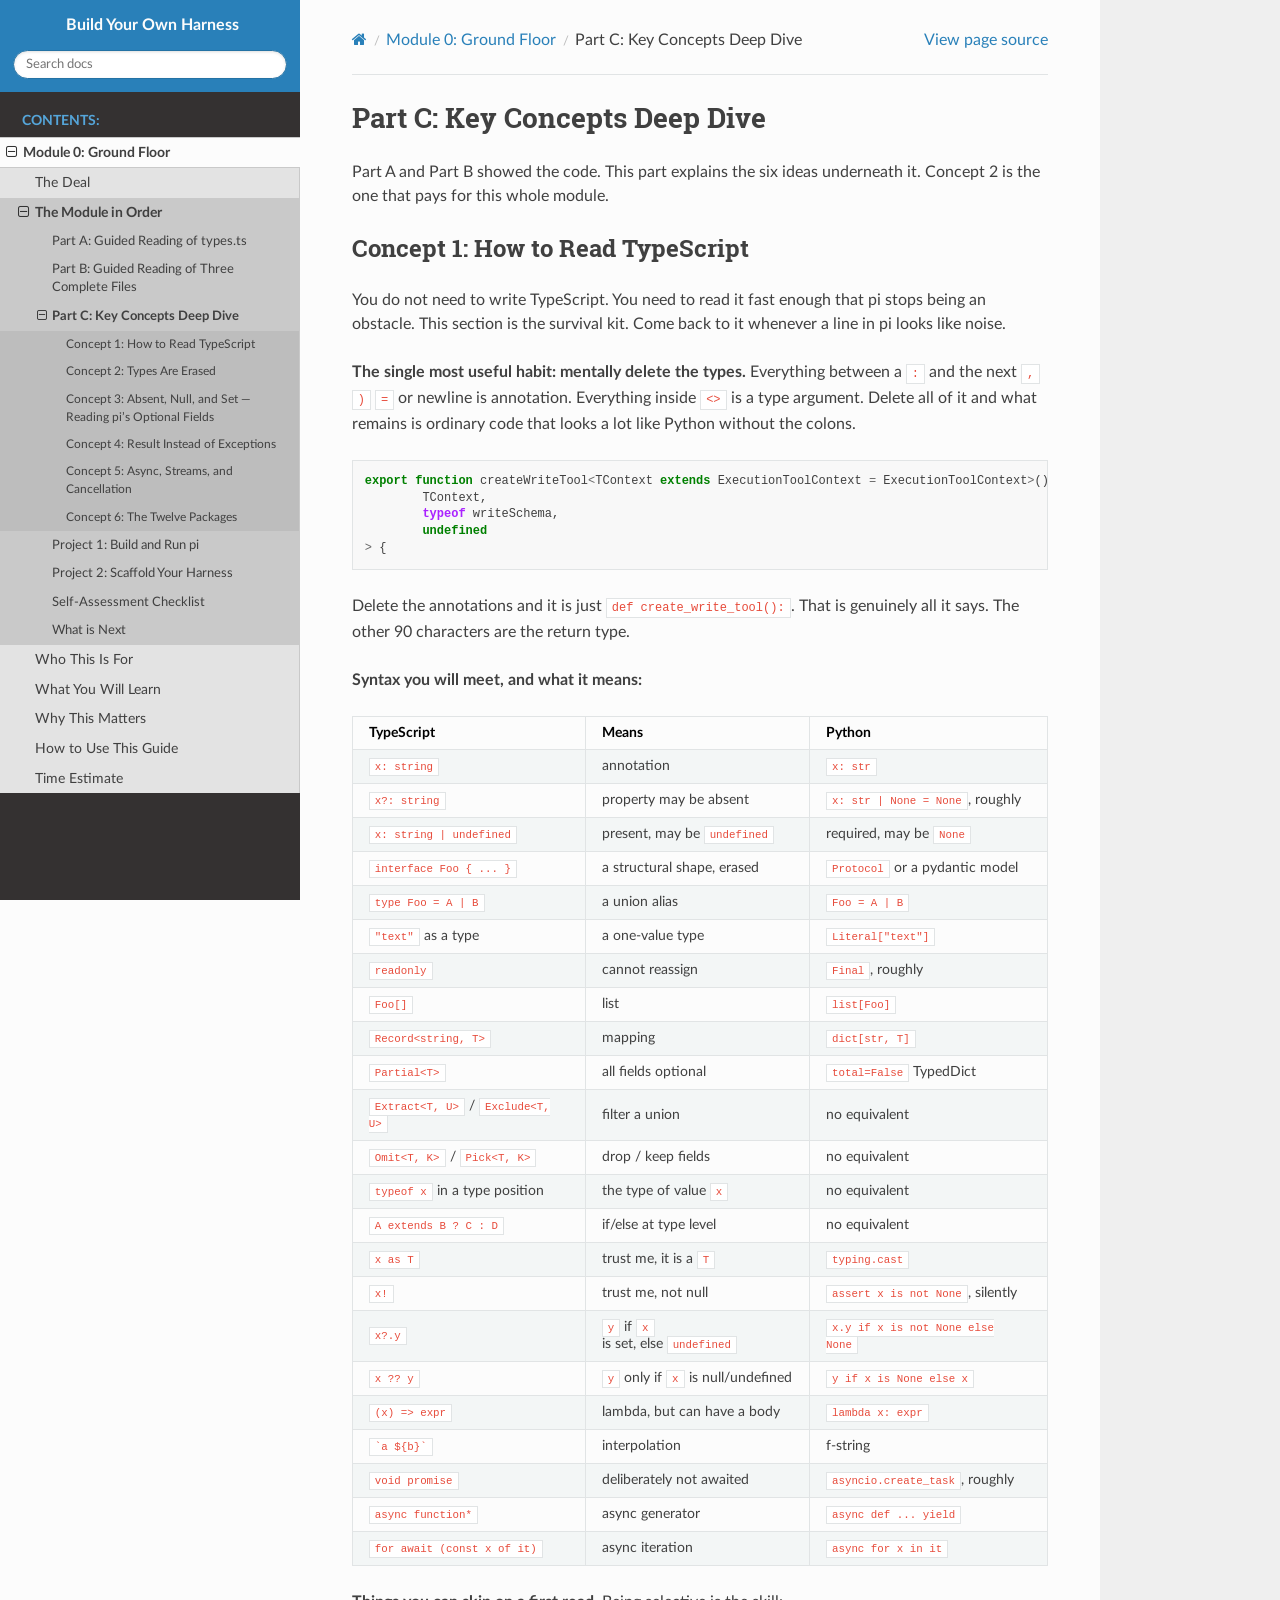
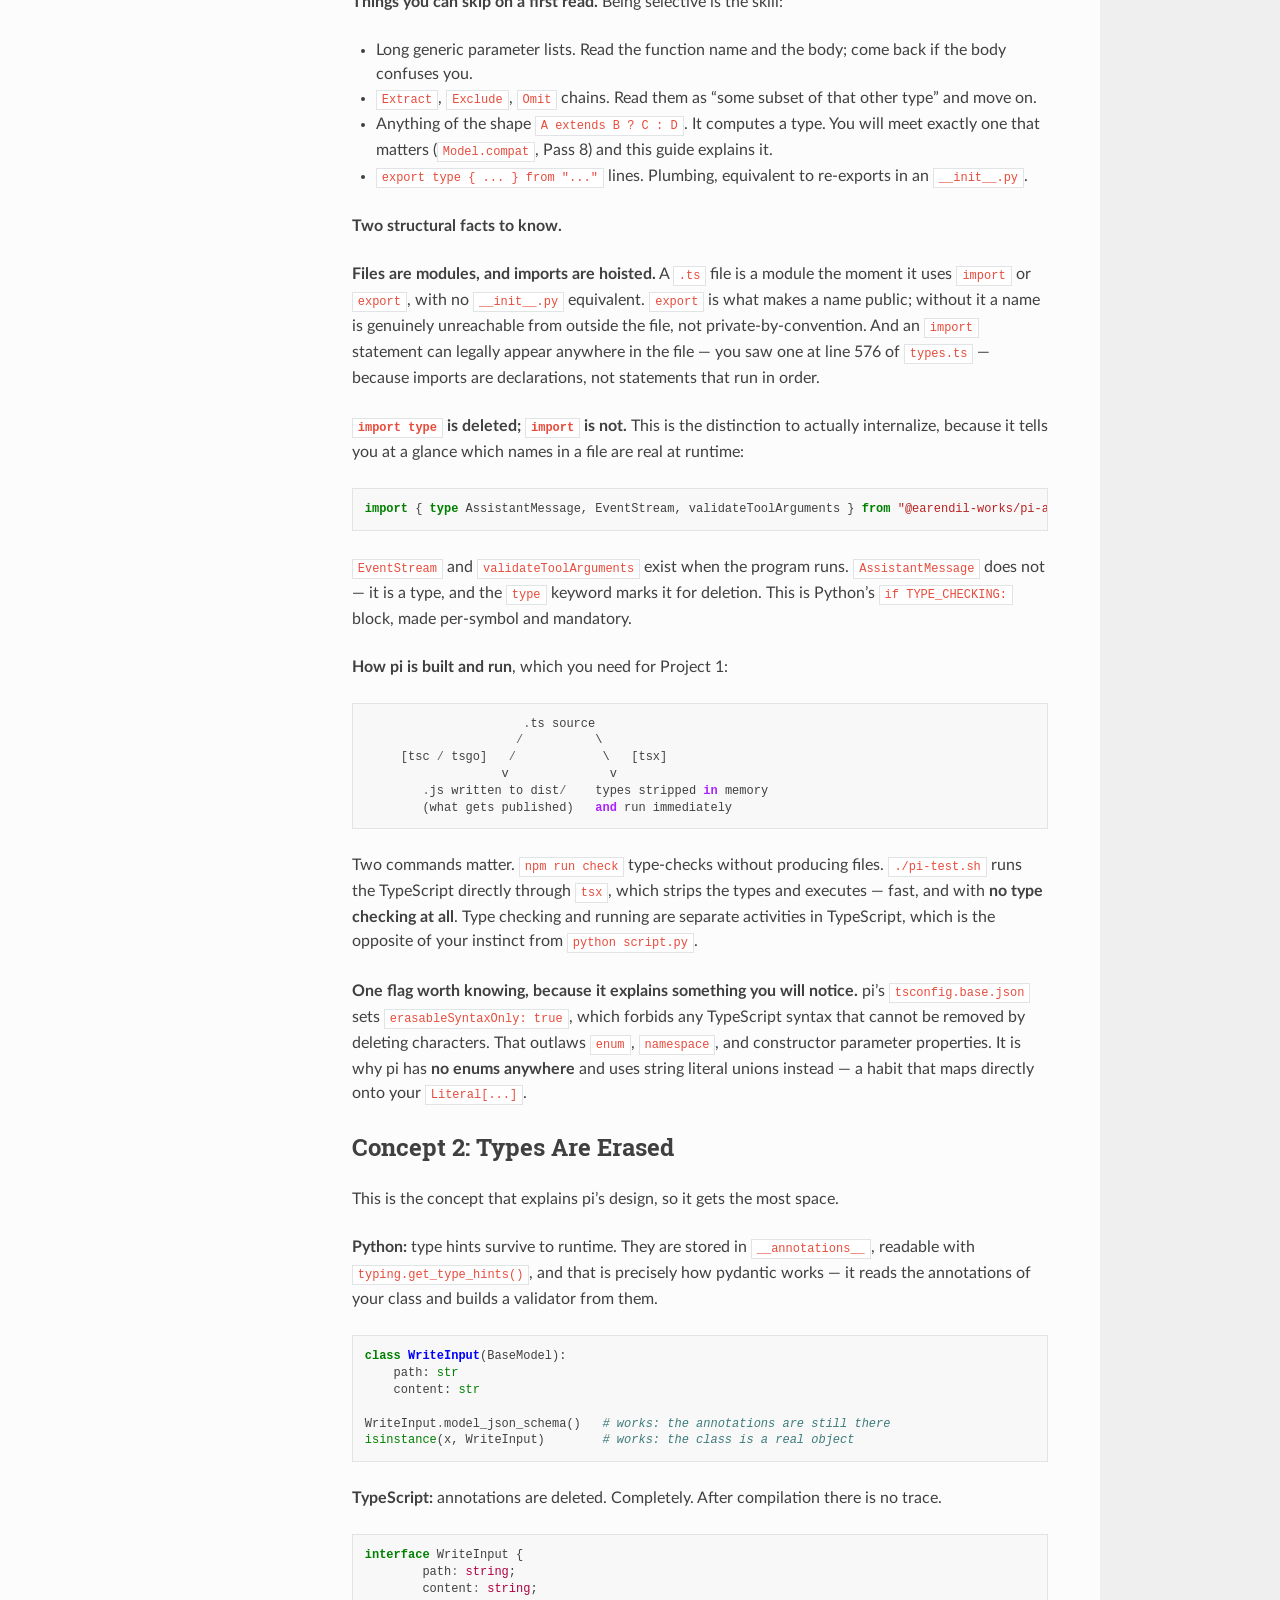
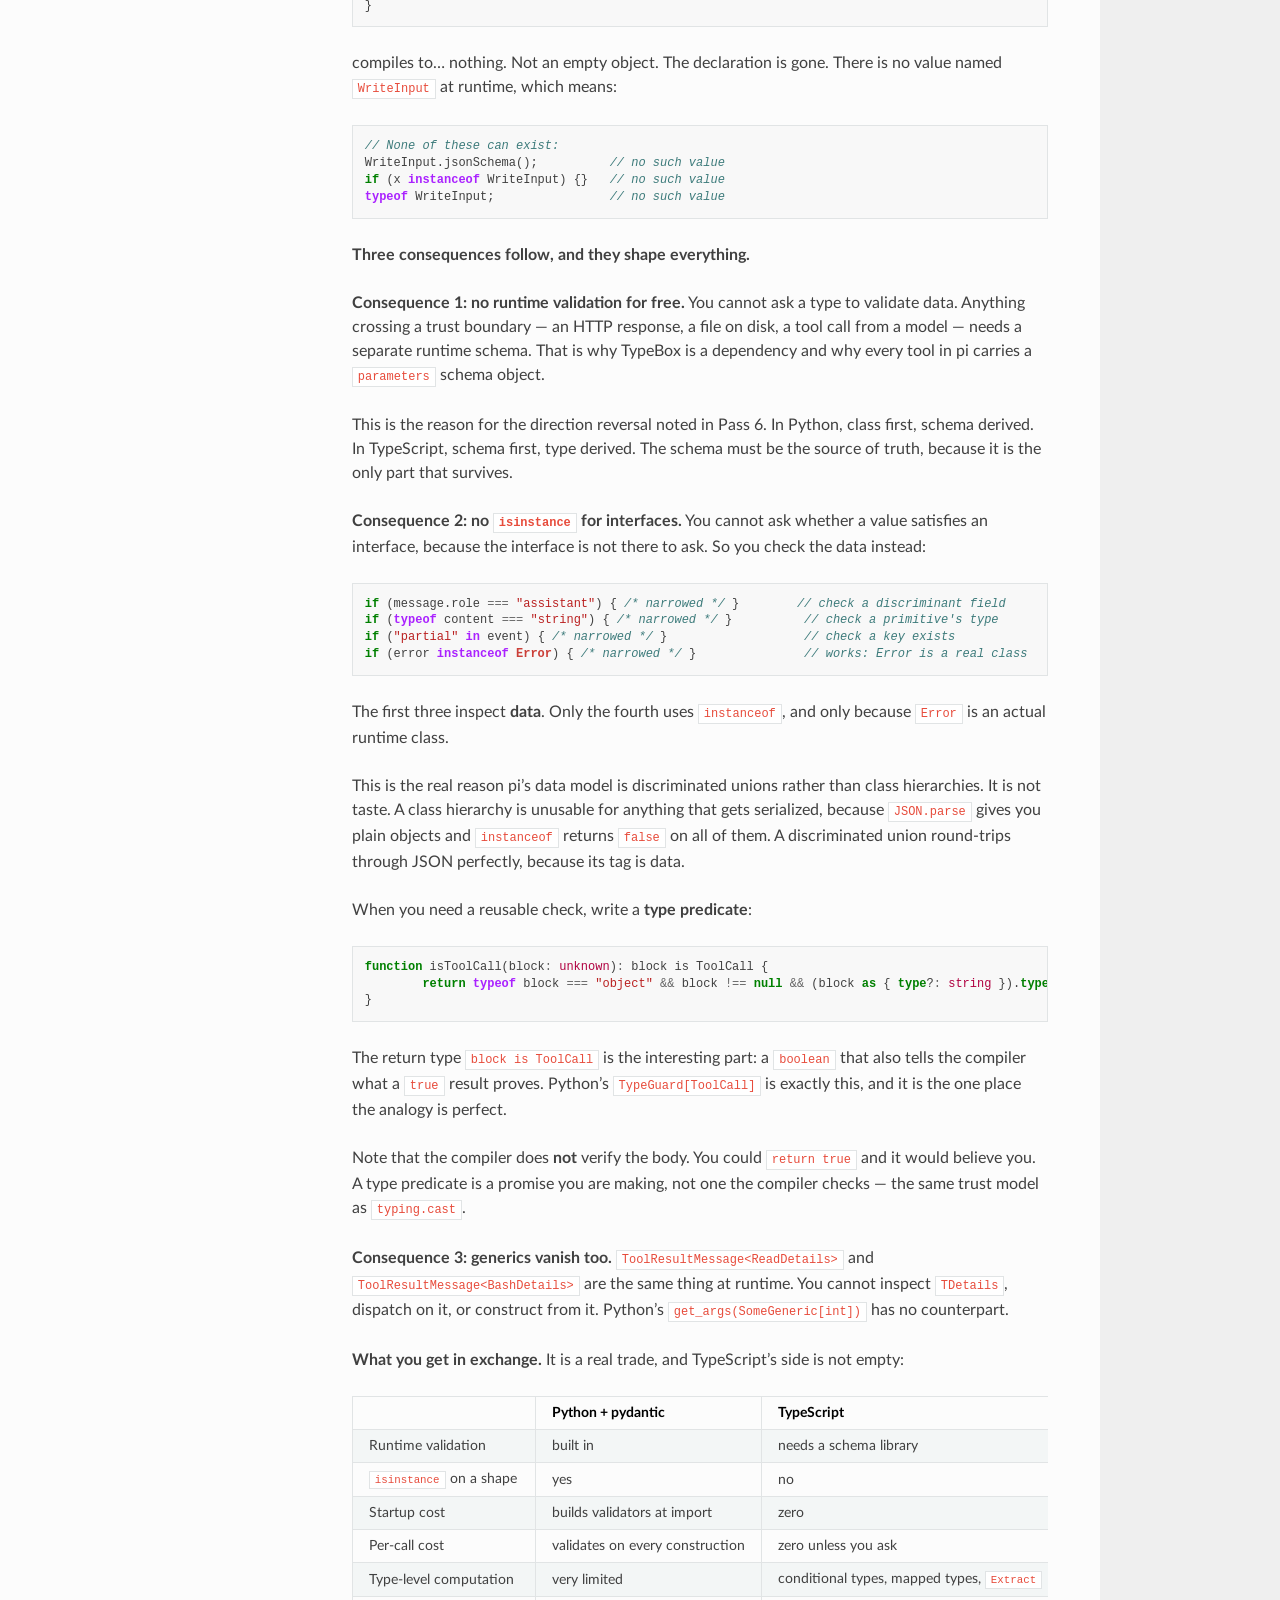
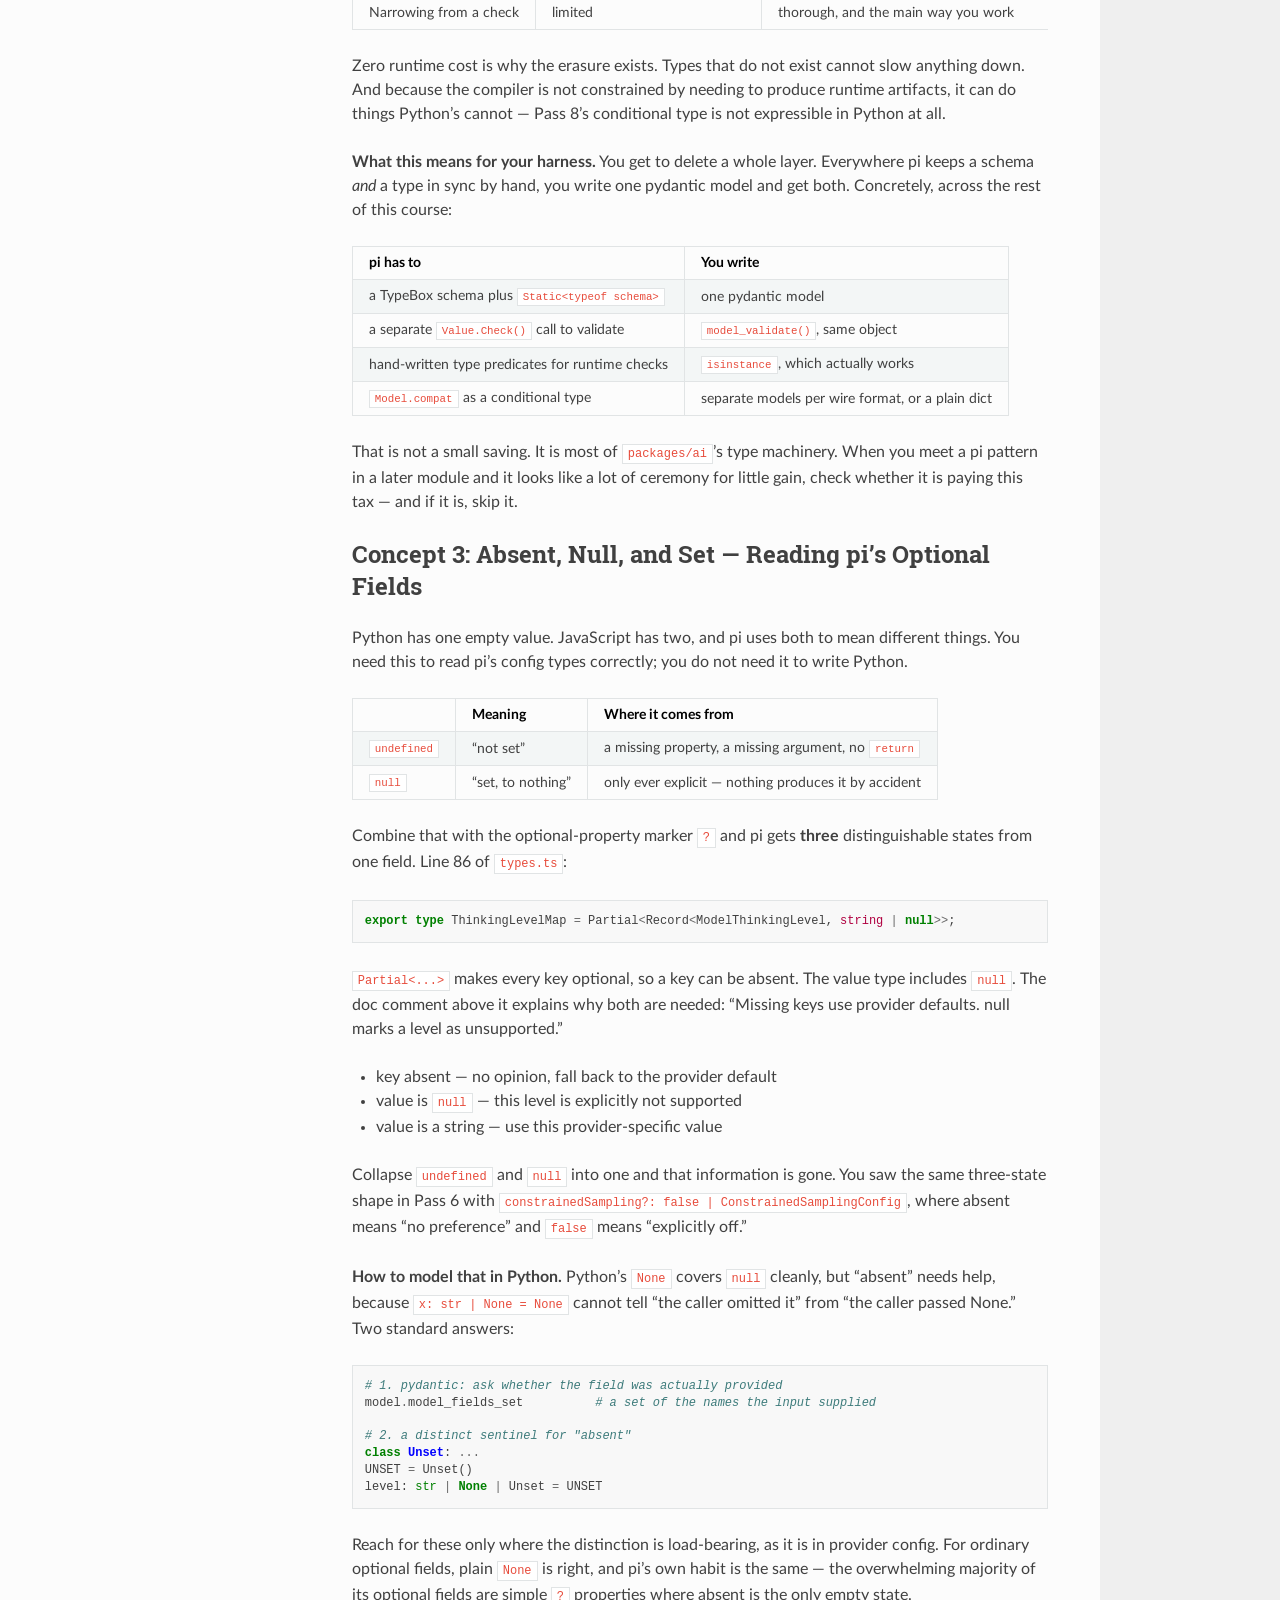
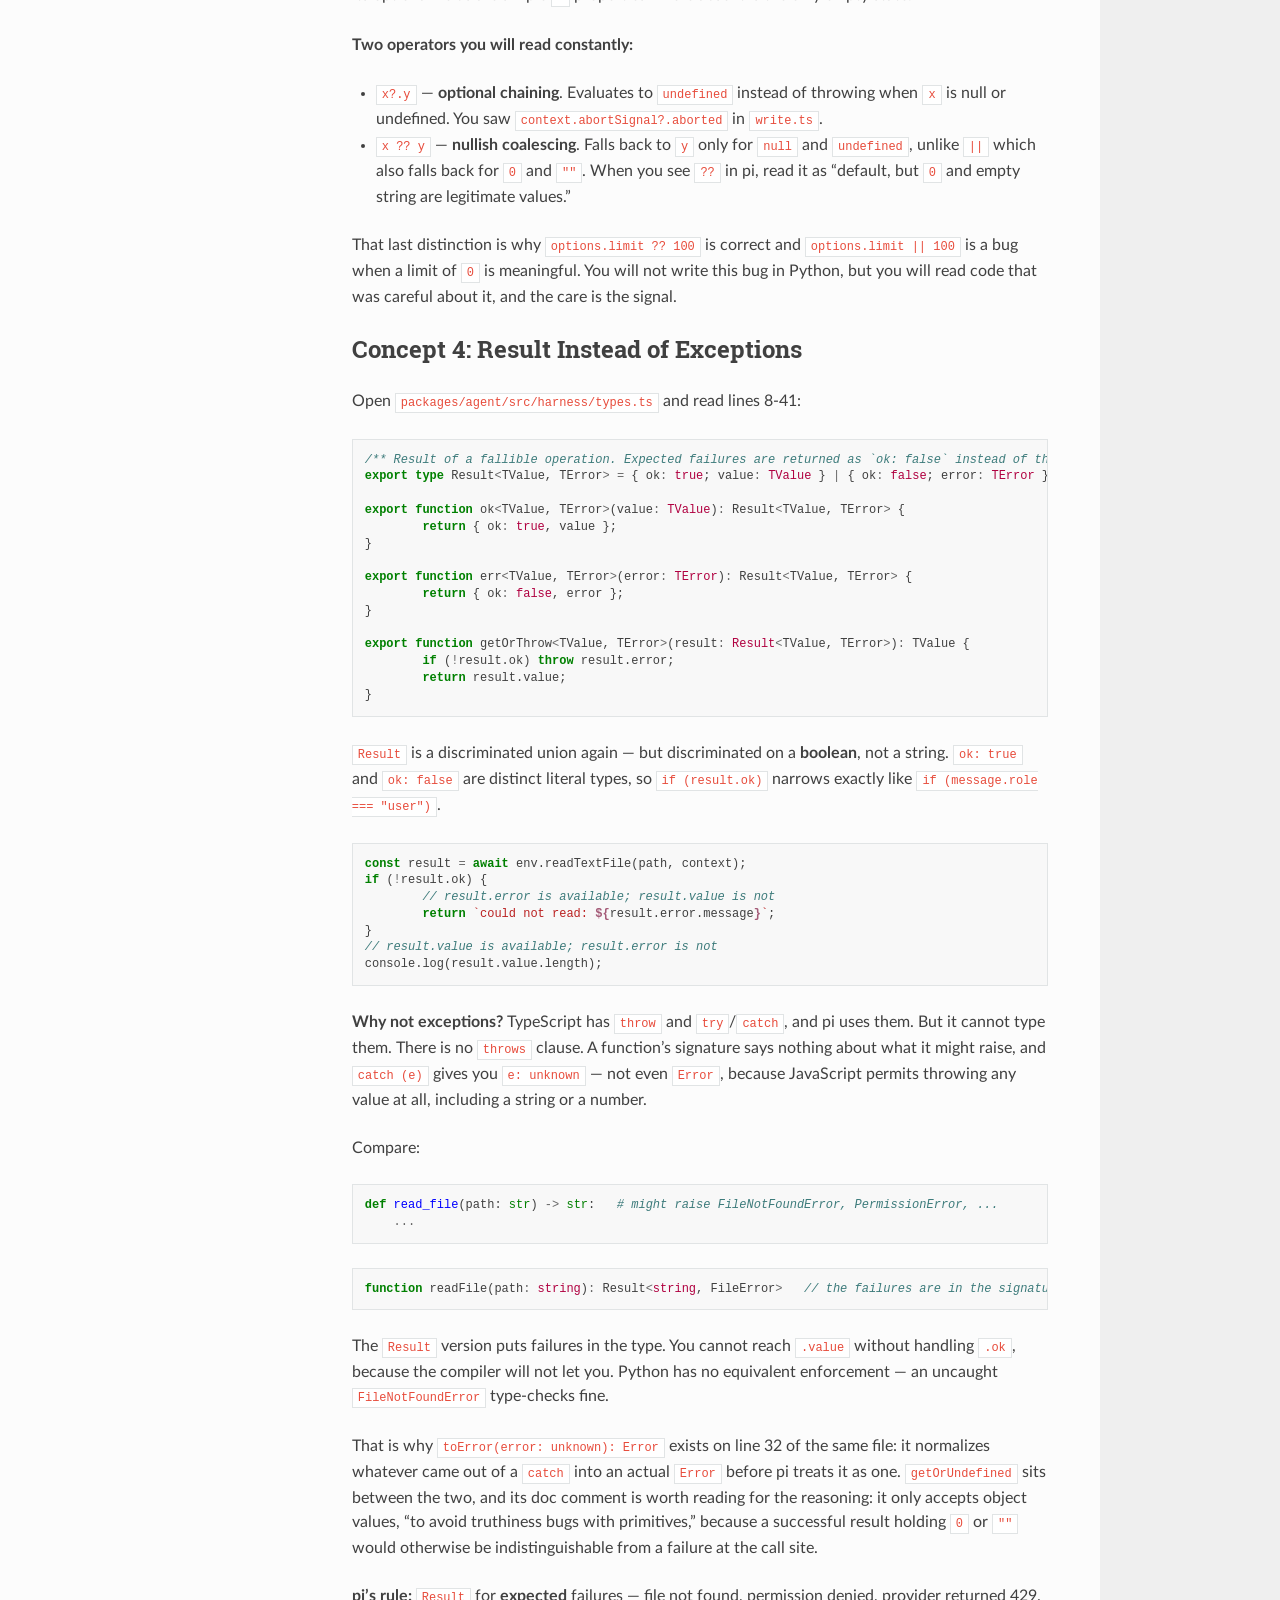
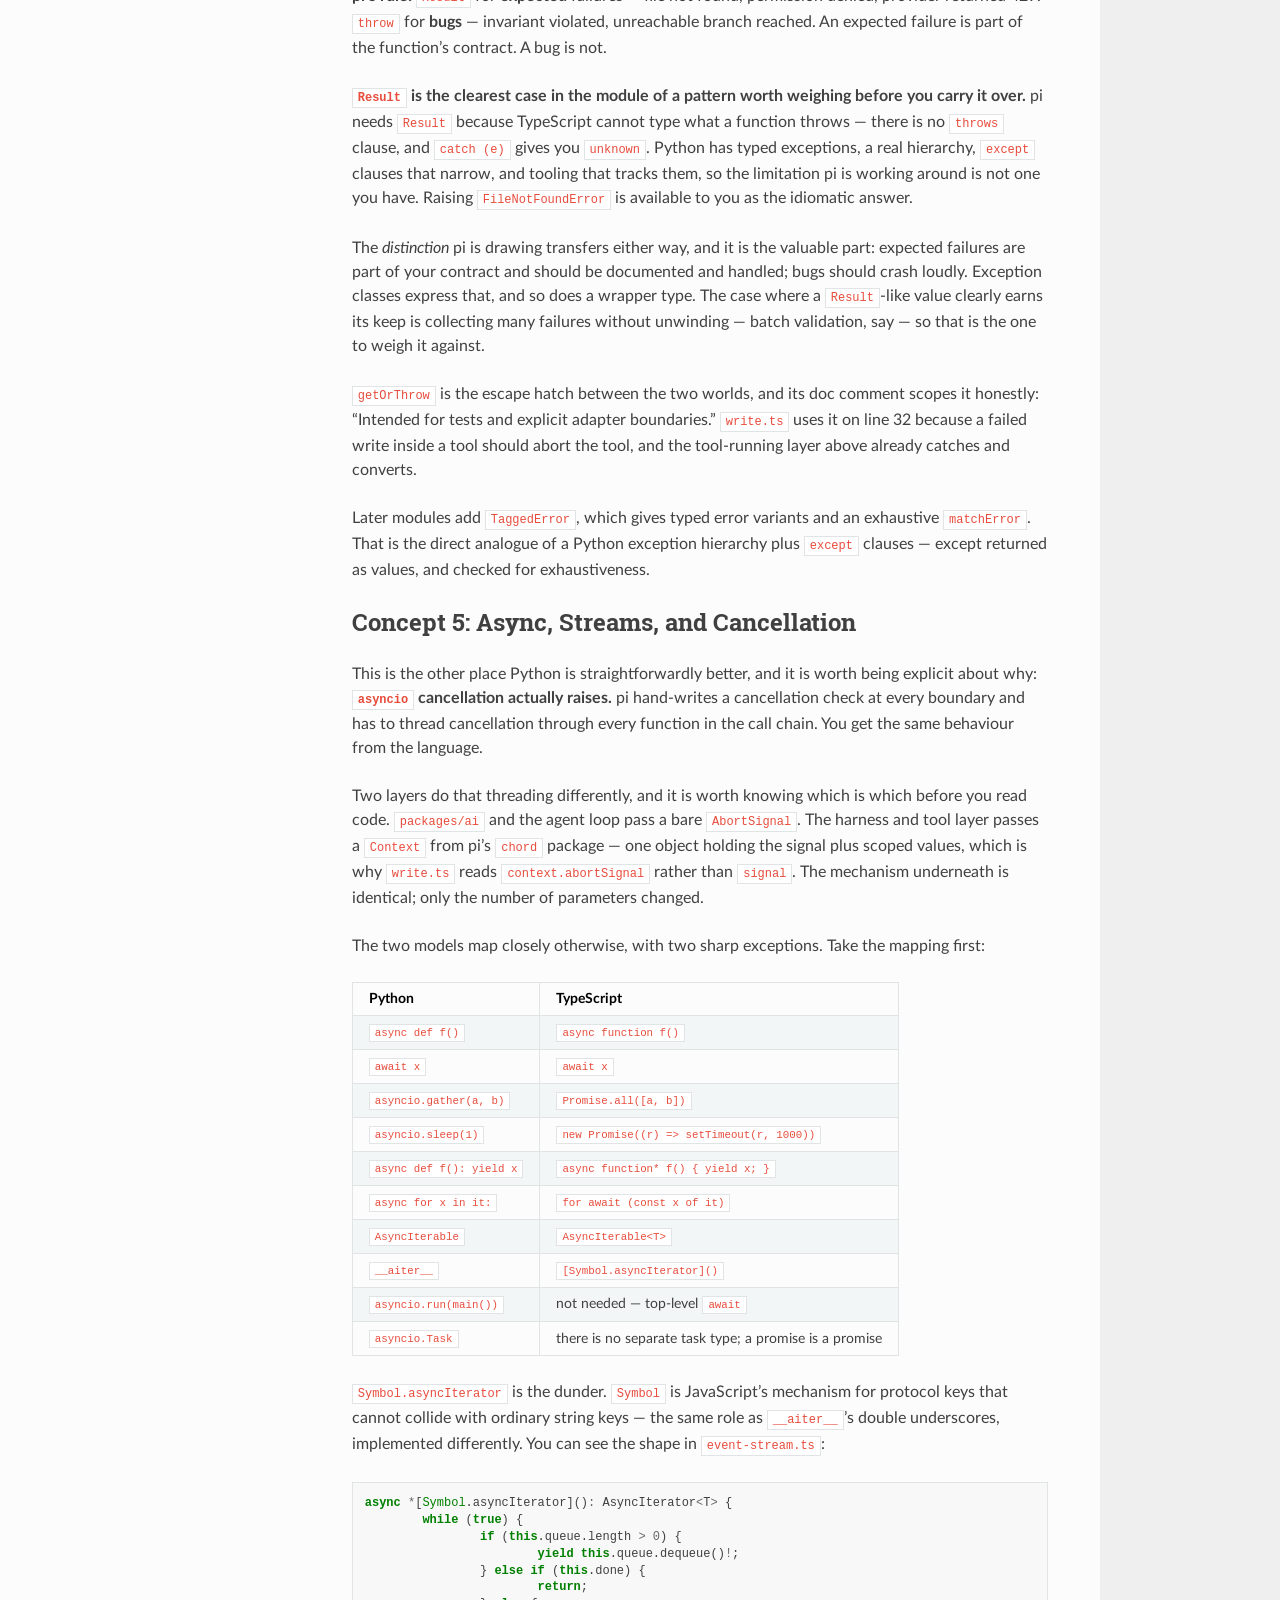
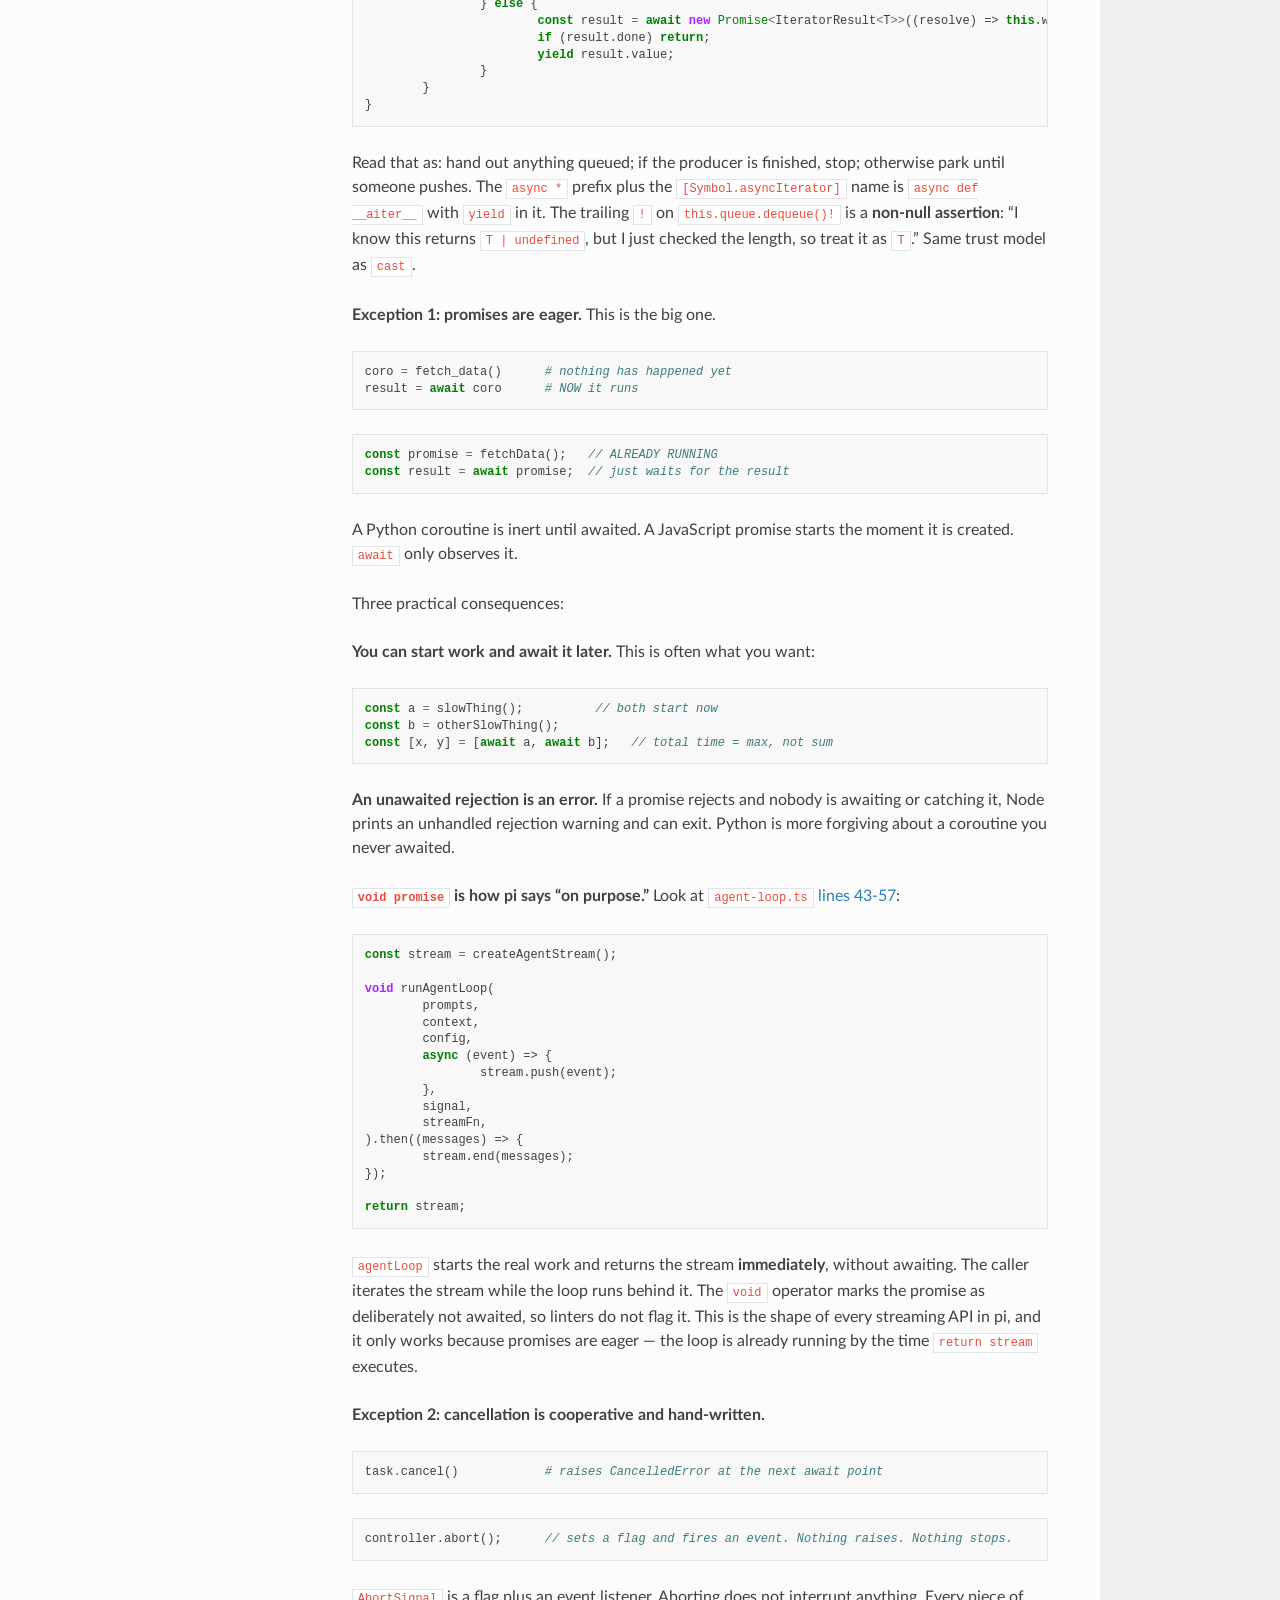
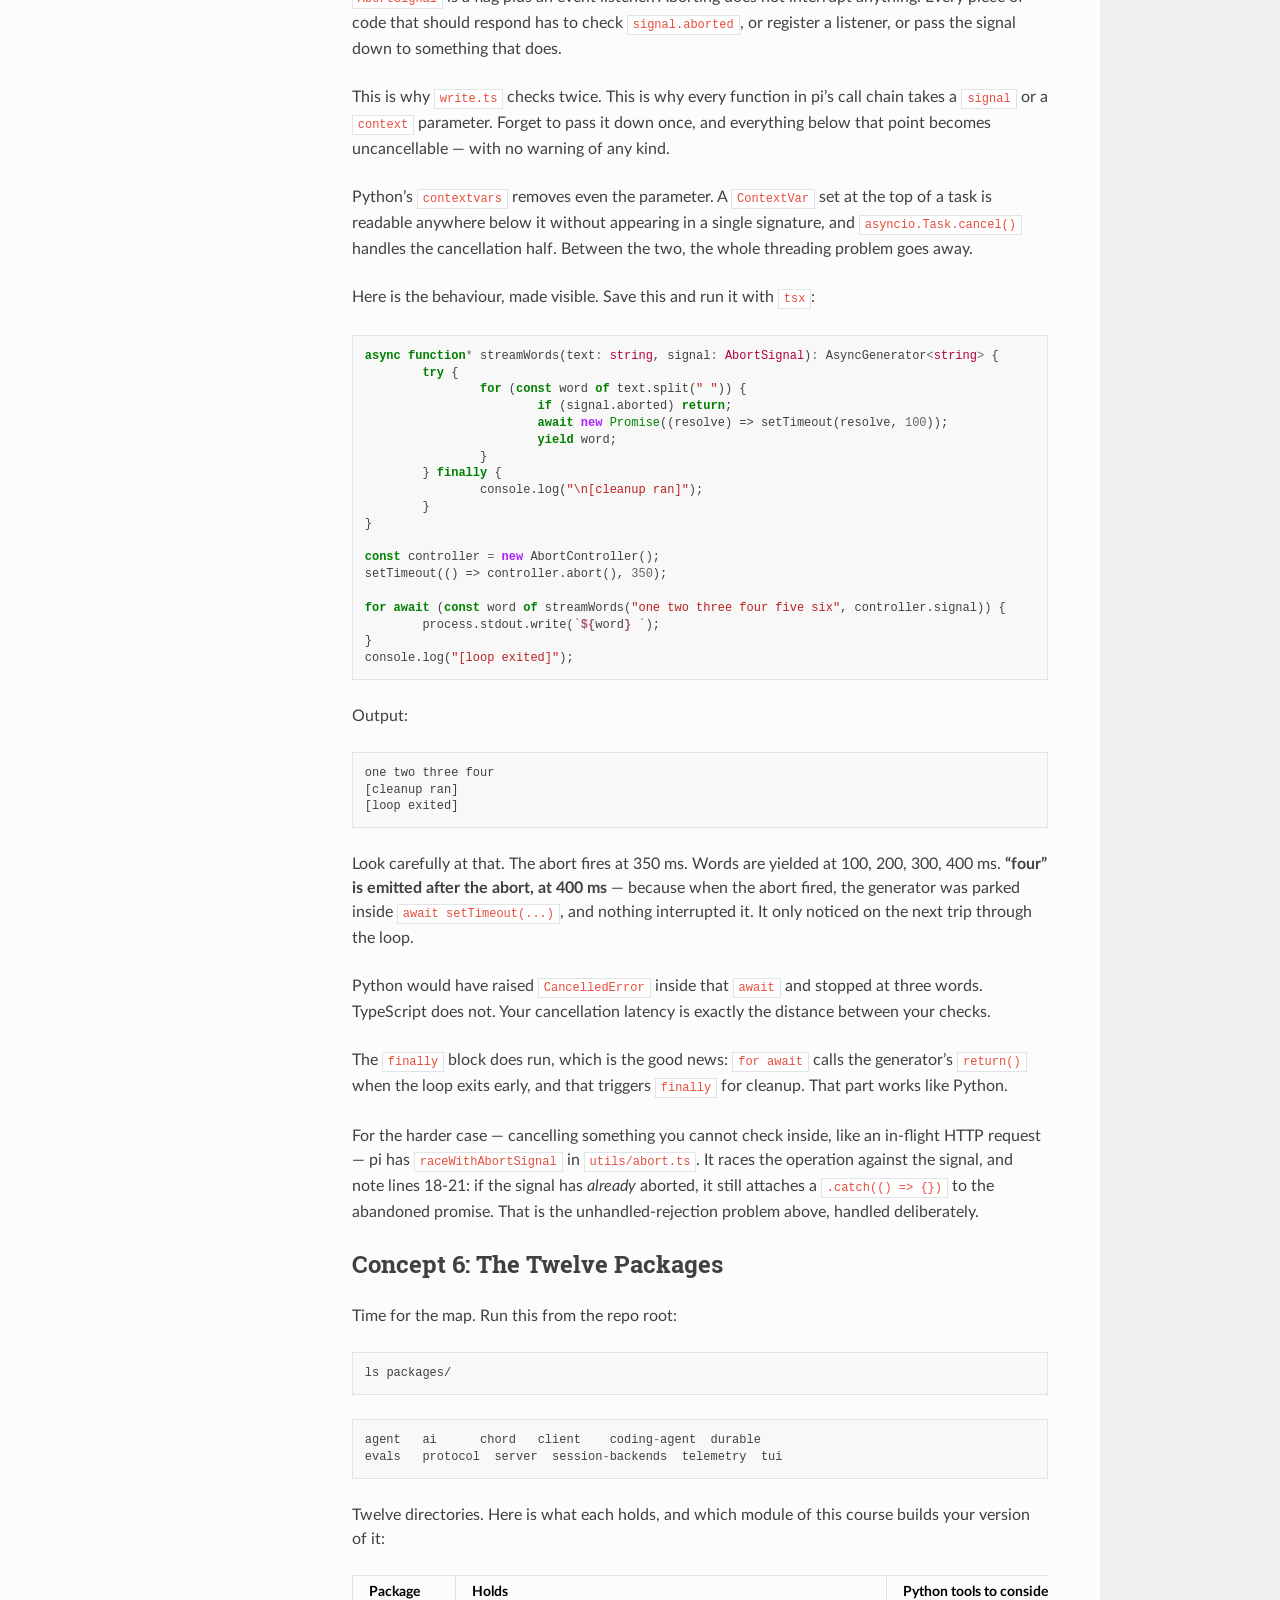
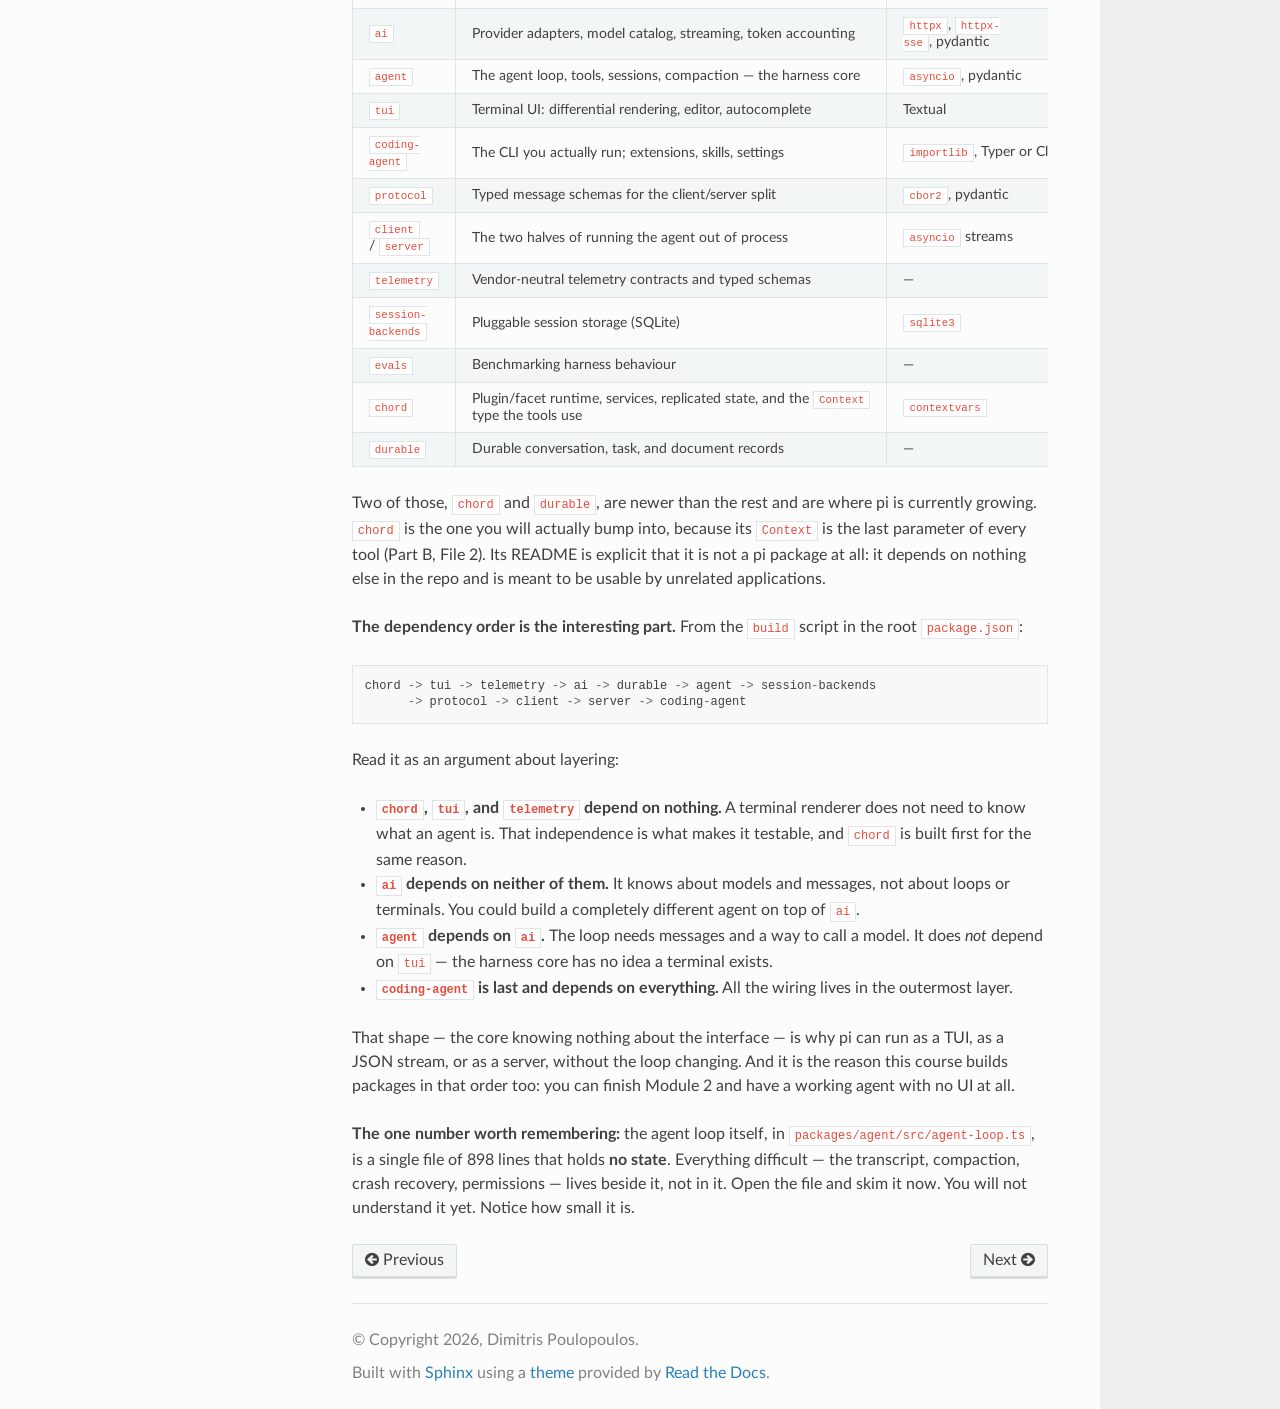
<file: module_0/part_c_concepts.html>
<!DOCTYPE html>
<html class="writer-html5" lang="en" data-content_root="../">
<head>
  <meta charset="utf-8" /><meta name="viewport" content="width=device-width, initial-scale=1" />

  <meta name="viewport" content="width=device-width, initial-scale=1.0" />
  <title>Part C: Key Concepts Deep Dive &mdash; Build Your Own Harness 0.0.1 documentation</title>
      <link rel="stylesheet" type="text/css" href="../_static/pygments.css?v=b86133f3" />
      <link rel="stylesheet" type="text/css" href="../_static/css/theme.css?v=9edc463e" />
      <link rel="stylesheet" type="text/css" href="../_static/copybutton.css?v=76b2166b" />
      <link rel="stylesheet" type="text/css" href="../_static/sphinx-design.min.css?v=95c83b7e" />
      <link rel="stylesheet" type="text/css" href="../_static/custom.css?v=0b20a9e2" />

  
      <script src="../_static/jquery.js?v=5d32c60e"></script>
      <script src="../_static/_sphinx_javascript_frameworks_compat.js?v=2cd50e6c"></script>
      <script src="../_static/documentation_options.js?v=d45e8c67"></script>
      <script src="../_static/doctools.js?v=fd6eb6e6"></script>
      <script src="../_static/sphinx_highlight.js?v=6ffebe34"></script>
      <script src="../_static/clipboard.min.js?v=a7894cd8"></script>
      <script src="../_static/copybutton.js?v=6dbb43f8"></script>
      <script src="../_static/design-tabs.js?v=f930bc37"></script>
    <script src="../_static/js/theme.js"></script>
    <link rel="index" title="Index" href="../genindex.html" />
    <link rel="search" title="Search" href="../search.html" />
    <link rel="next" title="Project 1: Build and Run pi" href="project_1_run_pi.html" />
    <link rel="prev" title="Part B: Guided Reading of Three Complete Files" href="part_b_files.html" /> 
</head>

<body class="wy-body-for-nav"> 
  <div class="wy-grid-for-nav">
    <nav data-toggle="wy-nav-shift" class="wy-nav-side">
      <div class="wy-side-scroll">
        <div class="wy-side-nav-search" >

          
          
          <a href="../index.html" class="icon icon-home">
            Build Your Own Harness
          </a>
<div role="search">
  <form id="rtd-search-form" class="wy-form" action="../search.html" method="get">
    <input type="text" name="q" placeholder="Search docs" aria-label="Search docs" />
    <input type="hidden" name="check_keywords" value="yes" />
    <input type="hidden" name="area" value="default" />
  </form>
</div>
        </div><div class="wy-menu wy-menu-vertical" data-spy="affix" role="navigation" aria-label="Navigation menu">
              <p class="caption" role="heading"><span class="caption-text">Contents:</span></p>
<ul class="current">
<li class="toctree-l1 current"><a class="reference internal" href="index.html">Module 0: Ground Floor</a><ul class="current">
<li class="toctree-l2"><a class="reference internal" href="index.html#the-deal">The Deal</a></li>
<li class="toctree-l2 current"><a class="reference internal" href="index.html#the-module-in-order">The Module in Order</a><ul class="current">
<li class="toctree-l3"><a class="reference internal" href="part_a_types.html">Part A: Guided Reading of types.ts</a></li>
<li class="toctree-l3"><a class="reference internal" href="part_b_files.html">Part B: Guided Reading of Three Complete Files</a></li>
<li class="toctree-l3 current"><a class="current reference internal" href="#">Part C: Key Concepts Deep Dive</a><ul>
<li class="toctree-l4"><a class="reference internal" href="#concept-1-how-to-read-typescript">Concept 1: How to Read TypeScript</a></li>
<li class="toctree-l4"><a class="reference internal" href="#concept-2-types-are-erased">Concept 2: Types Are Erased</a></li>
<li class="toctree-l4"><a class="reference internal" href="#concept-3-absent-null-and-set-reading-pi-s-optional-fields">Concept 3: Absent, Null, and Set — Reading pi’s Optional Fields</a></li>
<li class="toctree-l4"><a class="reference internal" href="#concept-4-result-instead-of-exceptions">Concept 4: Result Instead of Exceptions</a></li>
<li class="toctree-l4"><a class="reference internal" href="#concept-5-async-streams-and-cancellation">Concept 5: Async, Streams, and Cancellation</a></li>
<li class="toctree-l4"><a class="reference internal" href="#concept-6-the-twelve-packages">Concept 6: The Twelve Packages</a></li>
</ul>
</li>
<li class="toctree-l3"><a class="reference internal" href="project_1_run_pi.html">Project 1: Build and Run pi</a></li>
<li class="toctree-l3"><a class="reference internal" href="project_2_scaffold.html">Project 2: Scaffold Your Harness</a></li>
<li class="toctree-l3"><a class="reference internal" href="checklist.html">Self-Assessment Checklist</a></li>
<li class="toctree-l3"><a class="reference internal" href="what_next.html">What is Next</a></li>
</ul>
</li>
<li class="toctree-l2"><a class="reference internal" href="index.html#who-this-is-for">Who This Is For</a></li>
<li class="toctree-l2"><a class="reference internal" href="index.html#what-you-will-learn">What You Will Learn</a></li>
<li class="toctree-l2"><a class="reference internal" href="index.html#why-this-matters">Why This Matters</a></li>
<li class="toctree-l2"><a class="reference internal" href="index.html#how-to-use-this-guide">How to Use This Guide</a></li>
<li class="toctree-l2"><a class="reference internal" href="index.html#time-estimate">Time Estimate</a></li>
</ul>
</li>
</ul>

        </div>
      </div>
    </nav>

    <section data-toggle="wy-nav-shift" class="wy-nav-content-wrap"><nav class="wy-nav-top" aria-label="Mobile navigation menu" >
          <i data-toggle="wy-nav-top" class="fa fa-bars"></i>
          <a href="../index.html">Build Your Own Harness</a>
      </nav>

      <div class="wy-nav-content">
        <div class="rst-content">
          <div role="navigation" aria-label="Page navigation">
  <ul class="wy-breadcrumbs">
      <li><a href="../index.html" class="icon icon-home" aria-label="Home"></a></li>
          <li class="breadcrumb-item"><a href="index.html">Module 0: Ground Floor</a></li>
      <li class="breadcrumb-item active">Part C: Key Concepts Deep Dive</li>
      <li class="wy-breadcrumbs-aside">
            <a href="../_sources/module_0/part_c_concepts.md.txt" rel="nofollow"> View page source</a>
      </li>
  </ul>
  <hr/>
</div>
          <div role="main" class="document" itemscope="itemscope" itemtype="http://schema.org/Article">
           <div itemprop="articleBody">
             
  <section id="part-c-key-concepts-deep-dive">
<h1>Part C: Key Concepts Deep Dive<a class="headerlink" href="#part-c-key-concepts-deep-dive" title="Link to this heading"></a></h1>
<p>Part A and Part B showed the code. This part explains the six ideas underneath it. Concept 2 is the one that pays for
this whole module.</p>
<section id="concept-1-how-to-read-typescript">
<h2>Concept 1: How to Read TypeScript<a class="headerlink" href="#concept-1-how-to-read-typescript" title="Link to this heading"></a></h2>
<p>You do not need to write TypeScript. You need to read it fast enough that pi stops being an obstacle. This section is
the survival kit. Come back to it whenever a line in pi looks like noise.</p>
<p><strong>The single most useful habit: mentally delete the types.</strong> Everything between a <code class="docutils literal notranslate"><span class="pre">:</span></code> and the next <code class="docutils literal notranslate"><span class="pre">,</span></code> <code class="docutils literal notranslate"><span class="pre">)</span></code> <code class="docutils literal notranslate"><span class="pre">=</span></code> or
newline is annotation. Everything inside <code class="docutils literal notranslate"><span class="pre">&lt;&gt;</span></code> is a type argument. Delete all of it and what remains is ordinary code
that looks a lot like Python without the colons.</p>
<div class="highlight-ts notranslate"><div class="highlight"><pre><span></span><span class="k">export</span><span class="w"> </span><span class="kd">function</span><span class="w"> </span><span class="nx">createWriteTool</span><span class="o">&lt;</span><span class="nx">TContext</span><span class="w"> </span><span class="k">extends</span><span class="w"> </span><span class="nx">ExecutionToolContext</span><span class="w"> </span><span class="o">=</span><span class="w"> </span><span class="nx">ExecutionToolContext</span><span class="o">&gt;</span><span class="p">()</span><span class="o">:</span><span class="w"> </span><span class="nx">AgentHarnessTool</span><span class="o">&lt;</span>
<span class="w">	</span><span class="nx">TContext</span><span class="p">,</span>
<span class="w">	</span><span class="ow">typeof</span><span class="w"> </span><span class="nx">writeSchema</span><span class="p">,</span>
<span class="w">	</span><span class="kc">undefined</span>
<span class="o">&gt;</span><span class="w"> </span><span class="p">{</span>
</pre></div>
</div>
<p>Delete the annotations and it is just <code class="docutils literal notranslate"><span class="pre">def</span> <span class="pre">create_write_tool():</span></code>. That is genuinely all it says. The other 90 characters
are the return type.</p>
<p><strong>Syntax you will meet, and what it means:</strong></p>
<table class="docutils align-default">
<thead>
<tr class="row-odd"><th class="head"><p>TypeScript</p></th>
<th class="head"><p>Means</p></th>
<th class="head"><p>Python</p></th>
</tr>
</thead>
<tbody>
<tr class="row-even"><td><p><code class="docutils literal notranslate"><span class="pre">x:</span> <span class="pre">string</span></code></p></td>
<td><p>annotation</p></td>
<td><p><code class="docutils literal notranslate"><span class="pre">x:</span> <span class="pre">str</span></code></p></td>
</tr>
<tr class="row-odd"><td><p><code class="docutils literal notranslate"><span class="pre">x?:</span> <span class="pre">string</span></code></p></td>
<td><p>property may be absent</p></td>
<td><p><code class="docutils literal notranslate"><span class="pre">x:</span> <span class="pre">str</span> <span class="pre">|</span> <span class="pre">None</span> <span class="pre">=</span> <span class="pre">None</span></code>, roughly</p></td>
</tr>
<tr class="row-even"><td><p><code class="docutils literal notranslate"><span class="pre">x:</span> <span class="pre">string</span> <span class="pre">|</span> <span class="pre">undefined</span></code></p></td>
<td><p>present, may be <code class="docutils literal notranslate"><span class="pre">undefined</span></code></p></td>
<td><p>required, may be <code class="docutils literal notranslate"><span class="pre">None</span></code></p></td>
</tr>
<tr class="row-odd"><td><p><code class="docutils literal notranslate"><span class="pre">interface</span> <span class="pre">Foo</span> <span class="pre">{</span> <span class="pre">...</span> <span class="pre">}</span></code></p></td>
<td><p>a structural shape, erased</p></td>
<td><p><code class="docutils literal notranslate"><span class="pre">Protocol</span></code> or a pydantic model</p></td>
</tr>
<tr class="row-even"><td><p><code class="docutils literal notranslate"><span class="pre">type</span> <span class="pre">Foo</span> <span class="pre">=</span> <span class="pre">A</span> <span class="pre">|</span> <span class="pre">B</span></code></p></td>
<td><p>a union alias</p></td>
<td><p><code class="docutils literal notranslate"><span class="pre">Foo</span> <span class="pre">=</span> <span class="pre">A</span> <span class="pre">|</span> <span class="pre">B</span></code></p></td>
</tr>
<tr class="row-odd"><td><p><code class="docutils literal notranslate"><span class="pre">&quot;text&quot;</span></code> as a type</p></td>
<td><p>a one-value type</p></td>
<td><p><code class="docutils literal notranslate"><span class="pre">Literal[&quot;text&quot;]</span></code></p></td>
</tr>
<tr class="row-even"><td><p><code class="docutils literal notranslate"><span class="pre">readonly</span></code></p></td>
<td><p>cannot reassign</p></td>
<td><p><code class="docutils literal notranslate"><span class="pre">Final</span></code>, roughly</p></td>
</tr>
<tr class="row-odd"><td><p><code class="docutils literal notranslate"><span class="pre">Foo[]</span></code></p></td>
<td><p>list</p></td>
<td><p><code class="docutils literal notranslate"><span class="pre">list[Foo]</span></code></p></td>
</tr>
<tr class="row-even"><td><p><code class="docutils literal notranslate"><span class="pre">Record&lt;string,</span> <span class="pre">T&gt;</span></code></p></td>
<td><p>mapping</p></td>
<td><p><code class="docutils literal notranslate"><span class="pre">dict[str,</span> <span class="pre">T]</span></code></p></td>
</tr>
<tr class="row-odd"><td><p><code class="docutils literal notranslate"><span class="pre">Partial&lt;T&gt;</span></code></p></td>
<td><p>all fields optional</p></td>
<td><p><code class="docutils literal notranslate"><span class="pre">total=False</span></code> TypedDict</p></td>
</tr>
<tr class="row-even"><td><p><code class="docutils literal notranslate"><span class="pre">Extract&lt;T,</span> <span class="pre">U&gt;</span></code> / <code class="docutils literal notranslate"><span class="pre">Exclude&lt;T,</span> <span class="pre">U&gt;</span></code></p></td>
<td><p>filter a union</p></td>
<td><p>no equivalent</p></td>
</tr>
<tr class="row-odd"><td><p><code class="docutils literal notranslate"><span class="pre">Omit&lt;T,</span> <span class="pre">K&gt;</span></code> / <code class="docutils literal notranslate"><span class="pre">Pick&lt;T,</span> <span class="pre">K&gt;</span></code></p></td>
<td><p>drop / keep fields</p></td>
<td><p>no equivalent</p></td>
</tr>
<tr class="row-even"><td><p><code class="docutils literal notranslate"><span class="pre">typeof</span> <span class="pre">x</span></code> in a type position</p></td>
<td><p>the type of value <code class="docutils literal notranslate"><span class="pre">x</span></code></p></td>
<td><p>no equivalent</p></td>
</tr>
<tr class="row-odd"><td><p><code class="docutils literal notranslate"><span class="pre">A</span> <span class="pre">extends</span> <span class="pre">B</span> <span class="pre">?</span> <span class="pre">C</span> <span class="pre">:</span> <span class="pre">D</span></code></p></td>
<td><p>if/else at type level</p></td>
<td><p>no equivalent</p></td>
</tr>
<tr class="row-even"><td><p><code class="docutils literal notranslate"><span class="pre">x</span> <span class="pre">as</span> <span class="pre">T</span></code></p></td>
<td><p>trust me, it is a <code class="docutils literal notranslate"><span class="pre">T</span></code></p></td>
<td><p><code class="docutils literal notranslate"><span class="pre">typing.cast</span></code></p></td>
</tr>
<tr class="row-odd"><td><p><code class="docutils literal notranslate"><span class="pre">x!</span></code></p></td>
<td><p>trust me, not null</p></td>
<td><p><code class="docutils literal notranslate"><span class="pre">assert</span> <span class="pre">x</span> <span class="pre">is</span> <span class="pre">not</span> <span class="pre">None</span></code>, silently</p></td>
</tr>
<tr class="row-even"><td><p><code class="docutils literal notranslate"><span class="pre">x?.y</span></code></p></td>
<td><p><code class="docutils literal notranslate"><span class="pre">y</span></code> if <code class="docutils literal notranslate"><span class="pre">x</span></code> is set, else <code class="docutils literal notranslate"><span class="pre">undefined</span></code></p></td>
<td><p><code class="docutils literal notranslate"><span class="pre">x.y</span> <span class="pre">if</span> <span class="pre">x</span> <span class="pre">is</span> <span class="pre">not</span> <span class="pre">None</span> <span class="pre">else</span> <span class="pre">None</span></code></p></td>
</tr>
<tr class="row-odd"><td><p><code class="docutils literal notranslate"><span class="pre">x</span> <span class="pre">??</span> <span class="pre">y</span></code></p></td>
<td><p><code class="docutils literal notranslate"><span class="pre">y</span></code> only if <code class="docutils literal notranslate"><span class="pre">x</span></code> is null/undefined</p></td>
<td><p><code class="docutils literal notranslate"><span class="pre">y</span> <span class="pre">if</span> <span class="pre">x</span> <span class="pre">is</span> <span class="pre">None</span> <span class="pre">else</span> <span class="pre">x</span></code></p></td>
</tr>
<tr class="row-even"><td><p><code class="docutils literal notranslate"><span class="pre">(x)</span> <span class="pre">=&gt;</span> <span class="pre">expr</span></code></p></td>
<td><p>lambda, but can have a body</p></td>
<td><p><code class="docutils literal notranslate"><span class="pre">lambda</span> <span class="pre">x:</span> <span class="pre">expr</span></code></p></td>
</tr>
<tr class="row-odd"><td><p><code class="docutils literal notranslate"><span class="pre">`a</span> <span class="pre">${b}`</span></code></p></td>
<td><p>interpolation</p></td>
<td><p>f-string</p></td>
</tr>
<tr class="row-even"><td><p><code class="docutils literal notranslate"><span class="pre">void</span> <span class="pre">promise</span></code></p></td>
<td><p>deliberately not awaited</p></td>
<td><p><code class="docutils literal notranslate"><span class="pre">asyncio.create_task</span></code>, roughly</p></td>
</tr>
<tr class="row-odd"><td><p><code class="docutils literal notranslate"><span class="pre">async</span> <span class="pre">function*</span></code></p></td>
<td><p>async generator</p></td>
<td><p><code class="docutils literal notranslate"><span class="pre">async</span> <span class="pre">def</span> <span class="pre">...</span> <span class="pre">yield</span></code></p></td>
</tr>
<tr class="row-even"><td><p><code class="docutils literal notranslate"><span class="pre">for</span> <span class="pre">await</span> <span class="pre">(const</span> <span class="pre">x</span> <span class="pre">of</span> <span class="pre">it)</span></code></p></td>
<td><p>async iteration</p></td>
<td><p><code class="docutils literal notranslate"><span class="pre">async</span> <span class="pre">for</span> <span class="pre">x</span> <span class="pre">in</span> <span class="pre">it</span></code></p></td>
</tr>
</tbody>
</table>
<p><strong>Things you can skip on a first read.</strong> Being selective is the skill:</p>
<ul class="simple">
<li><p>Long generic parameter lists. Read the function name and the body; come back if the body confuses you.</p></li>
<li><p><code class="docutils literal notranslate"><span class="pre">Extract</span></code>, <code class="docutils literal notranslate"><span class="pre">Exclude</span></code>, <code class="docutils literal notranslate"><span class="pre">Omit</span></code> chains. Read them as “some subset of that other type” and move on.</p></li>
<li><p>Anything of the shape <code class="docutils literal notranslate"><span class="pre">A</span> <span class="pre">extends</span> <span class="pre">B</span> <span class="pre">?</span> <span class="pre">C</span> <span class="pre">:</span> <span class="pre">D</span></code>. It computes a type. You will meet exactly one that matters
(<code class="docutils literal notranslate"><span class="pre">Model.compat</span></code>, Pass 8) and this guide explains it.</p></li>
<li><p><code class="docutils literal notranslate"><span class="pre">export</span> <span class="pre">type</span> <span class="pre">{</span> <span class="pre">...</span> <span class="pre">}</span> <span class="pre">from</span> <span class="pre">&quot;...&quot;</span></code> lines. Plumbing, equivalent to re-exports in an <code class="docutils literal notranslate"><span class="pre">__init__.py</span></code>.</p></li>
</ul>
<p><strong>Two structural facts to know.</strong></p>
<p><strong>Files are modules, and imports are hoisted.</strong> A <code class="docutils literal notranslate"><span class="pre">.ts</span></code> file is a module the moment it uses <code class="docutils literal notranslate"><span class="pre">import</span></code> or <code class="docutils literal notranslate"><span class="pre">export</span></code>, with
no <code class="docutils literal notranslate"><span class="pre">__init__.py</span></code> equivalent. <code class="docutils literal notranslate"><span class="pre">export</span></code> is what makes a name public; without it a name is genuinely unreachable from
outside the file, not private-by-convention. And an <code class="docutils literal notranslate"><span class="pre">import</span></code> statement can legally appear anywhere in the file — you
saw one at line 576 of <code class="docutils literal notranslate"><span class="pre">types.ts</span></code> — because imports are declarations, not statements that run in order.</p>
<p><strong><code class="docutils literal notranslate"><span class="pre">import</span> <span class="pre">type</span></code> is deleted; <code class="docutils literal notranslate"><span class="pre">import</span></code> is not.</strong> This is the distinction to actually internalize, because it tells you at
a glance which names in a file are real at runtime:</p>
<div class="highlight-ts notranslate"><div class="highlight"><pre><span></span><span class="k">import</span><span class="w"> </span><span class="p">{</span><span class="w"> </span><span class="kr">type</span><span class="w"> </span><span class="nx">AssistantMessage</span><span class="p">,</span><span class="w"> </span><span class="nx">EventStream</span><span class="p">,</span><span class="w"> </span><span class="nx">validateToolArguments</span><span class="w"> </span><span class="p">}</span><span class="w"> </span><span class="kr">from</span><span class="w"> </span><span class="s2">"@earendil-works/pi-ai"</span><span class="p">;</span>
</pre></div>
</div>
<p><code class="docutils literal notranslate"><span class="pre">EventStream</span></code> and <code class="docutils literal notranslate"><span class="pre">validateToolArguments</span></code> exist when the program runs. <code class="docutils literal notranslate"><span class="pre">AssistantMessage</span></code> does not — it is a type, and
the <code class="docutils literal notranslate"><span class="pre">type</span></code> keyword marks it for deletion. This is Python’s <code class="docutils literal notranslate"><span class="pre">if</span> <span class="pre">TYPE_CHECKING:</span></code> block, made per-symbol and mandatory.</p>
<p><strong>How pi is built and run</strong>, which you need for Project 1:</p>
<div class="highlight-default notranslate"><div class="highlight"><pre><span></span>                      <span class="o">.</span><span class="n">ts</span> <span class="n">source</span>
                     <span class="o">/</span>          \
     <span class="p">[</span><span class="n">tsc</span> <span class="o">/</span> <span class="n">tsgo</span><span class="p">]</span>   <span class="o">/</span>            \   <span class="p">[</span><span class="n">tsx</span><span class="p">]</span>
                   <span class="n">v</span>              <span class="n">v</span>
        <span class="o">.</span><span class="n">js</span> <span class="n">written</span> <span class="n">to</span> <span class="n">dist</span><span class="o">/</span>    <span class="n">types</span> <span class="n">stripped</span> <span class="ow">in</span> <span class="n">memory</span>
        <span class="p">(</span><span class="n">what</span> <span class="n">gets</span> <span class="n">published</span><span class="p">)</span>   <span class="ow">and</span> <span class="n">run</span> <span class="n">immediately</span>
</pre></div>
</div>
<p>Two commands matter. <code class="docutils literal notranslate"><span class="pre">npm</span> <span class="pre">run</span> <span class="pre">check</span></code> type-checks without producing files. <code class="docutils literal notranslate"><span class="pre">./pi-test.sh</span></code> runs the TypeScript directly
through <code class="docutils literal notranslate"><span class="pre">tsx</span></code>, which strips the types and executes — fast, and with <strong>no type checking at all</strong>. Type checking and
running are separate activities in TypeScript, which is the opposite of your instinct from <code class="docutils literal notranslate"><span class="pre">python</span> <span class="pre">script.py</span></code>.</p>
<p><strong>One flag worth knowing, because it explains something you will notice.</strong> pi’s <code class="docutils literal notranslate"><span class="pre">tsconfig.base.json</span></code> sets
<code class="docutils literal notranslate"><span class="pre">erasableSyntaxOnly:</span> <span class="pre">true</span></code>, which forbids any TypeScript syntax that cannot be removed by deleting characters. That
outlaws <code class="docutils literal notranslate"><span class="pre">enum</span></code>, <code class="docutils literal notranslate"><span class="pre">namespace</span></code>, and constructor parameter properties. It is why pi has <strong>no enums anywhere</strong> and uses string
literal unions instead — a habit that maps directly onto your <code class="docutils literal notranslate"><span class="pre">Literal[...]</span></code>.</p>
</section>
<section id="concept-2-types-are-erased">
<h2>Concept 2: Types Are Erased<a class="headerlink" href="#concept-2-types-are-erased" title="Link to this heading"></a></h2>
<p>This is the concept that explains pi’s design, so it gets the most space.</p>
<p><strong>Python:</strong> type hints survive to runtime. They are stored in <code class="docutils literal notranslate"><span class="pre">__annotations__</span></code>, readable with
<code class="docutils literal notranslate"><span class="pre">typing.get_type_hints()</span></code>, and that is precisely how pydantic works — it reads the annotations of your class and builds a
validator from them.</p>
<div class="highlight-python notranslate"><div class="highlight"><pre><span></span><span class="k">class</span><span class="w"> </span><span class="nc">WriteInput</span><span class="p">(</span><span class="n">BaseModel</span><span class="p">):</span>
    <span class="n">path</span><span class="p">:</span> <span class="nb">str</span>
    <span class="n">content</span><span class="p">:</span> <span class="nb">str</span>

<span class="n">WriteInput</span><span class="o">.</span><span class="n">model_json_schema</span><span class="p">()</span>   <span class="c1"># works: the annotations are still there</span>
<span class="nb">isinstance</span><span class="p">(</span><span class="n">x</span><span class="p">,</span> <span class="n">WriteInput</span><span class="p">)</span>        <span class="c1"># works: the class is a real object</span>
</pre></div>
</div>
<p><strong>TypeScript:</strong> annotations are deleted. Completely. After compilation there is no trace.</p>
<div class="highlight-ts notranslate"><div class="highlight"><pre><span></span><span class="kd">interface</span><span class="w"> </span><span class="nx">WriteInput</span><span class="w"> </span><span class="p">{</span>
<span class="w">	</span><span class="nx">path</span><span class="o">:</span><span class="w"> </span><span class="kt">string</span><span class="p">;</span>
<span class="w">	</span><span class="nx">content</span><span class="o">:</span><span class="w"> </span><span class="kt">string</span><span class="p">;</span>
<span class="p">}</span>
</pre></div>
</div>
<p>compiles to… nothing. Not an empty object. The declaration is gone. There is no value named <code class="docutils literal notranslate"><span class="pre">WriteInput</span></code> at runtime,
which means:</p>
<div class="highlight-ts notranslate"><div class="highlight"><pre><span></span><span class="c1">// None of these can exist:</span>
<span class="nx">WriteInput</span><span class="p">.</span><span class="nx">jsonSchema</span><span class="p">();</span><span class="w">          </span><span class="c1">// no such value</span>
<span class="k">if</span><span class="w"> </span><span class="p">(</span><span class="nx">x</span><span class="w"> </span><span class="ow">instanceof</span><span class="w"> </span><span class="nx">WriteInput</span><span class="p">)</span><span class="w"> </span><span class="p">{}</span><span class="w">   </span><span class="c1">// no such value</span>
<span class="ow">typeof</span><span class="w"> </span><span class="nx">WriteInput</span><span class="p">;</span><span class="w">                </span><span class="c1">// no such value</span>
</pre></div>
</div>
<p><strong>Three consequences follow, and they shape everything.</strong></p>
<p><strong>Consequence 1: no runtime validation for free.</strong> You cannot ask a type to validate data. Anything crossing a trust
boundary — an HTTP response, a file on disk, a tool call from a model — needs a separate runtime schema. That is why
TypeBox is a dependency and why every tool in pi carries a <code class="docutils literal notranslate"><span class="pre">parameters</span></code> schema object.</p>
<p>This is the reason for the direction reversal noted in Pass 6. In Python, class first, schema derived. In TypeScript,
schema first, type derived. The schema must be the source of truth, because it is the only part that survives.</p>
<p><strong>Consequence 2: no <code class="docutils literal notranslate"><span class="pre">isinstance</span></code> for interfaces.</strong> You cannot ask whether a value satisfies an interface, because the
interface is not there to ask. So you check the data instead:</p>
<div class="highlight-ts notranslate"><div class="highlight"><pre><span></span><span class="k">if</span><span class="w"> </span><span class="p">(</span><span class="nx">message</span><span class="p">.</span><span class="nx">role</span><span class="w"> </span><span class="o">===</span><span class="w"> </span><span class="s2">"assistant"</span><span class="p">)</span><span class="w"> </span><span class="p">{</span><span class="w"> </span><span class="cm">/* narrowed */</span><span class="w"> </span><span class="p">}</span><span class="w">        </span><span class="c1">// check a discriminant field</span>
<span class="k">if</span><span class="w"> </span><span class="p">(</span><span class="ow">typeof</span><span class="w"> </span><span class="nx">content</span><span class="w"> </span><span class="o">===</span><span class="w"> </span><span class="s2">"string"</span><span class="p">)</span><span class="w"> </span><span class="p">{</span><span class="w"> </span><span class="cm">/* narrowed */</span><span class="w"> </span><span class="p">}</span><span class="w">          </span><span class="c1">// check a primitive's type</span>
<span class="k">if</span><span class="w"> </span><span class="p">(</span><span class="s2">"partial"</span><span class="w"> </span><span class="ow">in</span><span class="w"> </span><span class="nx">event</span><span class="p">)</span><span class="w"> </span><span class="p">{</span><span class="w"> </span><span class="cm">/* narrowed */</span><span class="w"> </span><span class="p">}</span><span class="w">                   </span><span class="c1">// check a key exists</span>
<span class="k">if</span><span class="w"> </span><span class="p">(</span><span class="nx">error</span><span class="w"> </span><span class="ow">instanceof</span><span class="w"> </span><span class="ne">Error</span><span class="p">)</span><span class="w"> </span><span class="p">{</span><span class="w"> </span><span class="cm">/* narrowed */</span><span class="w"> </span><span class="p">}</span><span class="w">               </span><span class="c1">// works: Error is a real class</span>
</pre></div>
</div>
<p>The first three inspect <strong>data</strong>. Only the fourth uses <code class="docutils literal notranslate"><span class="pre">instanceof</span></code>, and only because <code class="docutils literal notranslate"><span class="pre">Error</span></code> is an actual runtime class.</p>
<p>This is the real reason pi’s data model is discriminated unions rather than class hierarchies. It is not taste. A class
hierarchy is unusable for anything that gets serialized, because <code class="docutils literal notranslate"><span class="pre">JSON.parse</span></code> gives you plain objects and <code class="docutils literal notranslate"><span class="pre">instanceof</span></code>
returns <code class="docutils literal notranslate"><span class="pre">false</span></code> on all of them. A discriminated union round-trips through JSON perfectly, because its tag is data.</p>
<p>When you need a reusable check, write a <strong>type predicate</strong>:</p>
<div class="highlight-ts notranslate"><div class="highlight"><pre><span></span><span class="kd">function</span><span class="w"> </span><span class="nx">isToolCall</span><span class="p">(</span><span class="nx">block</span><span class="o">:</span><span class="w"> </span><span class="kt">unknown</span><span class="p">)</span><span class="o">:</span><span class="w"> </span><span class="nx">block</span><span class="w"> </span><span class="nx">is</span><span class="w"> </span><span class="nx">ToolCall</span><span class="w"> </span><span class="p">{</span>
<span class="w">	</span><span class="k">return</span><span class="w"> </span><span class="ow">typeof</span><span class="w"> </span><span class="nx">block</span><span class="w"> </span><span class="o">===</span><span class="w"> </span><span class="s2">"object"</span><span class="w"> </span><span class="o">&amp;&amp;</span><span class="w"> </span><span class="nx">block</span><span class="w"> </span><span class="o">!==</span><span class="w"> </span><span class="kc">null</span><span class="w"> </span><span class="o">&amp;&amp;</span><span class="w"> </span><span class="p">(</span><span class="nx">block</span><span class="w"> </span><span class="kr">as</span><span class="w"> </span><span class="p">{</span><span class="w"> </span><span class="kr">type</span><span class="nx">?</span><span class="o">:</span><span class="w"> </span><span class="kt">string</span><span class="w"> </span><span class="p">}).</span><span class="kr">type</span><span class="w"> </span><span class="o">===</span><span class="w"> </span><span class="s2">"toolCall"</span><span class="p">;</span>
<span class="p">}</span>
</pre></div>
</div>
<p>The return type <code class="docutils literal notranslate"><span class="pre">block</span> <span class="pre">is</span> <span class="pre">ToolCall</span></code> is the interesting part: a <code class="docutils literal notranslate"><span class="pre">boolean</span></code> that also tells the compiler what a <code class="docutils literal notranslate"><span class="pre">true</span></code> result
proves. Python’s <code class="docutils literal notranslate"><span class="pre">TypeGuard[ToolCall]</span></code> is exactly this, and it is the one place the analogy is perfect.</p>
<p>Note that the compiler does <strong>not</strong> verify the body. You could <code class="docutils literal notranslate"><span class="pre">return</span> <span class="pre">true</span></code> and it would believe you. A type predicate
is a promise you are making, not one the compiler checks — the same trust model as <code class="docutils literal notranslate"><span class="pre">typing.cast</span></code>.</p>
<p><strong>Consequence 3: generics vanish too.</strong> <code class="docutils literal notranslate"><span class="pre">ToolResultMessage&lt;ReadDetails&gt;</span></code> and <code class="docutils literal notranslate"><span class="pre">ToolResultMessage&lt;BashDetails&gt;</span></code> are the same
thing at runtime. You cannot inspect <code class="docutils literal notranslate"><span class="pre">TDetails</span></code>, dispatch on it, or construct from it. Python’s
<code class="docutils literal notranslate"><span class="pre">get_args(SomeGeneric[int])</span></code> has no counterpart.</p>
<p><strong>What you get in exchange.</strong> It is a real trade, and TypeScript’s side is not empty:</p>
<table class="docutils align-default">
<thead>
<tr class="row-odd"><th class="head"><p></p></th>
<th class="head"><p>Python + pydantic</p></th>
<th class="head"><p>TypeScript</p></th>
</tr>
</thead>
<tbody>
<tr class="row-even"><td><p>Runtime validation</p></td>
<td><p>built in</p></td>
<td><p>needs a schema library</p></td>
</tr>
<tr class="row-odd"><td><p><code class="docutils literal notranslate"><span class="pre">isinstance</span></code> on a shape</p></td>
<td><p>yes</p></td>
<td><p>no</p></td>
</tr>
<tr class="row-even"><td><p>Startup cost</p></td>
<td><p>builds validators at import</p></td>
<td><p>zero</p></td>
</tr>
<tr class="row-odd"><td><p>Per-call cost</p></td>
<td><p>validates on every construction</p></td>
<td><p>zero unless you ask</p></td>
</tr>
<tr class="row-even"><td><p>Type-level computation</p></td>
<td><p>very limited</p></td>
<td><p>conditional types, mapped types, <code class="docutils literal notranslate"><span class="pre">Extract</span></code></p></td>
</tr>
<tr class="row-odd"><td><p>Narrowing from a check</p></td>
<td><p>limited</p></td>
<td><p>thorough, and the main way you work</p></td>
</tr>
</tbody>
</table>
<p>Zero runtime cost is why the erasure exists. Types that do not exist cannot slow anything down. And because the compiler
is not constrained by needing to produce runtime artifacts, it can do things Python’s cannot — Pass 8’s conditional type
is not expressible in Python at all.</p>
<p><strong>What this means for your harness.</strong> You get to delete a whole layer. Everywhere pi keeps a schema <em>and</em> a type in sync
by hand, you write one pydantic model and get both. Concretely, across the rest of this course:</p>
<table class="docutils align-default">
<thead>
<tr class="row-odd"><th class="head"><p>pi has to</p></th>
<th class="head"><p>You write</p></th>
</tr>
</thead>
<tbody>
<tr class="row-even"><td><p>a TypeBox schema plus <code class="docutils literal notranslate"><span class="pre">Static&lt;typeof</span> <span class="pre">schema&gt;</span></code></p></td>
<td><p>one pydantic model</p></td>
</tr>
<tr class="row-odd"><td><p>a separate <code class="docutils literal notranslate"><span class="pre">Value.Check()</span></code> call to validate</p></td>
<td><p><code class="docutils literal notranslate"><span class="pre">model_validate()</span></code>, same object</p></td>
</tr>
<tr class="row-even"><td><p>hand-written type predicates for runtime checks</p></td>
<td><p><code class="docutils literal notranslate"><span class="pre">isinstance</span></code>, which actually works</p></td>
</tr>
<tr class="row-odd"><td><p><code class="docutils literal notranslate"><span class="pre">Model.compat</span></code> as a conditional type</p></td>
<td><p>separate models per wire format, or a plain dict</p></td>
</tr>
</tbody>
</table>
<p>That is not a small saving. It is most of <code class="docutils literal notranslate"><span class="pre">packages/ai</span></code>’s type machinery. When you meet a pi pattern in a later module and
it looks like a lot of ceremony for little gain, check whether it is paying this tax — and if it is, skip it.</p>
</section>
<section id="concept-3-absent-null-and-set-reading-pi-s-optional-fields">
<h2>Concept 3: Absent, Null, and Set — Reading pi’s Optional Fields<a class="headerlink" href="#concept-3-absent-null-and-set-reading-pi-s-optional-fields" title="Link to this heading"></a></h2>
<p>Python has one empty value. JavaScript has two, and pi uses both to mean different things. You need this to read pi’s
config types correctly; you do not need it to write Python.</p>
<table class="docutils align-default">
<thead>
<tr class="row-odd"><th class="head"><p></p></th>
<th class="head"><p>Meaning</p></th>
<th class="head"><p>Where it comes from</p></th>
</tr>
</thead>
<tbody>
<tr class="row-even"><td><p><code class="docutils literal notranslate"><span class="pre">undefined</span></code></p></td>
<td><p>“not set”</p></td>
<td><p>a missing property, a missing argument, no <code class="docutils literal notranslate"><span class="pre">return</span></code></p></td>
</tr>
<tr class="row-odd"><td><p><code class="docutils literal notranslate"><span class="pre">null</span></code></p></td>
<td><p>“set, to nothing”</p></td>
<td><p>only ever explicit — nothing produces it by accident</p></td>
</tr>
</tbody>
</table>
<p>Combine that with the optional-property marker <code class="docutils literal notranslate"><span class="pre">?</span></code> and pi gets <strong>three</strong> distinguishable states from one field. Line 86
of <code class="docutils literal notranslate"><span class="pre">types.ts</span></code>:</p>
<div class="highlight-ts notranslate"><div class="highlight"><pre><span></span><span class="k">export</span><span class="w"> </span><span class="kr">type</span><span class="w"> </span><span class="nx">ThinkingLevelMap</span><span class="w"> </span><span class="o">=</span><span class="w"> </span><span class="nx">Partial</span><span class="o">&lt;</span><span class="nx">Record</span><span class="o">&lt;</span><span class="nx">ModelThinkingLevel</span><span class="p">,</span><span class="w"> </span><span class="kt">string</span><span class="w"> </span><span class="o">|</span><span class="w"> </span><span class="kc">null</span><span class="o">&gt;&gt;</span><span class="p">;</span>
</pre></div>
</div>
<p><code class="docutils literal notranslate"><span class="pre">Partial&lt;...&gt;</span></code> makes every key optional, so a key can be absent. The value type includes <code class="docutils literal notranslate"><span class="pre">null</span></code>. The doc comment above
it explains why both are needed: “Missing keys use provider defaults. null marks a level as unsupported.”</p>
<ul class="simple">
<li><p>key absent — no opinion, fall back to the provider default</p></li>
<li><p>value is <code class="docutils literal notranslate"><span class="pre">null</span></code> — this level is explicitly not supported</p></li>
<li><p>value is a string — use this provider-specific value</p></li>
</ul>
<p>Collapse <code class="docutils literal notranslate"><span class="pre">undefined</span></code> and <code class="docutils literal notranslate"><span class="pre">null</span></code> into one and that information is gone. You saw the same three-state shape in Pass 6 with
<code class="docutils literal notranslate"><span class="pre">constrainedSampling?:</span> <span class="pre">false</span> <span class="pre">|</span> <span class="pre">ConstrainedSamplingConfig</span></code>, where absent means “no preference” and <code class="docutils literal notranslate"><span class="pre">false</span></code> means
“explicitly off.”</p>
<p><strong>How to model that in Python.</strong> Python’s <code class="docutils literal notranslate"><span class="pre">None</span></code> covers <code class="docutils literal notranslate"><span class="pre">null</span></code> cleanly, but “absent” needs help, because
<code class="docutils literal notranslate"><span class="pre">x:</span> <span class="pre">str</span> <span class="pre">|</span> <span class="pre">None</span> <span class="pre">=</span> <span class="pre">None</span></code> cannot tell “the caller omitted it” from “the caller passed None.” Two standard answers:</p>
<div class="highlight-python notranslate"><div class="highlight"><pre><span></span><span class="c1"># 1. pydantic: ask whether the field was actually provided</span>
<span class="n">model</span><span class="o">.</span><span class="n">model_fields_set</span>          <span class="c1"># a set of the names the input supplied</span>

<span class="c1"># 2. a distinct sentinel for "absent"</span>
<span class="k">class</span><span class="w"> </span><span class="nc">Unset</span><span class="p">:</span> <span class="o">...</span>
<span class="n">UNSET</span> <span class="o">=</span> <span class="n">Unset</span><span class="p">()</span>
<span class="n">level</span><span class="p">:</span> <span class="nb">str</span> <span class="o">|</span> <span class="kc">None</span> <span class="o">|</span> <span class="n">Unset</span> <span class="o">=</span> <span class="n">UNSET</span>
</pre></div>
</div>
<p>Reach for these only where the distinction is load-bearing, as it is in provider config. For ordinary optional fields,
plain <code class="docutils literal notranslate"><span class="pre">None</span></code> is right, and pi’s own habit is the same — the overwhelming majority of its optional fields are simple
<code class="docutils literal notranslate"><span class="pre">?</span></code> properties where absent is the only empty state.</p>
<p><strong>Two operators you will read constantly:</strong></p>
<ul class="simple">
<li><p><code class="docutils literal notranslate"><span class="pre">x?.y</span></code> — <strong>optional chaining</strong>. Evaluates to <code class="docutils literal notranslate"><span class="pre">undefined</span></code> instead of throwing when <code class="docutils literal notranslate"><span class="pre">x</span></code> is null or undefined. You saw
<code class="docutils literal notranslate"><span class="pre">context.abortSignal?.aborted</span></code> in <code class="docutils literal notranslate"><span class="pre">write.ts</span></code>.</p></li>
<li><p><code class="docutils literal notranslate"><span class="pre">x</span> <span class="pre">??</span> <span class="pre">y</span></code> — <strong>nullish coalescing</strong>. Falls back to <code class="docutils literal notranslate"><span class="pre">y</span></code> only for <code class="docutils literal notranslate"><span class="pre">null</span></code> and <code class="docutils literal notranslate"><span class="pre">undefined</span></code>, unlike <code class="docutils literal notranslate"><span class="pre">||</span></code> which also falls
back for <code class="docutils literal notranslate"><span class="pre">0</span></code> and <code class="docutils literal notranslate"><span class="pre">&quot;&quot;</span></code>. When you see <code class="docutils literal notranslate"><span class="pre">??</span></code> in pi, read it as “default, but <code class="docutils literal notranslate"><span class="pre">0</span></code> and empty string are legitimate values.”</p></li>
</ul>
<p>That last distinction is why <code class="docutils literal notranslate"><span class="pre">options.limit</span> <span class="pre">??</span> <span class="pre">100</span></code> is correct and <code class="docutils literal notranslate"><span class="pre">options.limit</span> <span class="pre">||</span> <span class="pre">100</span></code> is a bug when a limit of <code class="docutils literal notranslate"><span class="pre">0</span></code>
is meaningful. You will not write this bug in Python, but you will read code that was careful about it, and the care is
the signal.</p>
</section>
<section id="concept-4-result-instead-of-exceptions">
<h2>Concept 4: Result Instead of Exceptions<a class="headerlink" href="#concept-4-result-instead-of-exceptions" title="Link to this heading"></a></h2>
<p>Open <a class="reference external" href="https://github.com/earendil-works/pi/blob/v0.87.0/packages/agent/src/harness/types.ts#L8-L41"><code class="docutils literal notranslate"><span class="pre">packages/agent/src/harness/types.ts</span></code></a>
and read lines 8-41:</p>
<div class="highlight-ts notranslate"><div class="highlight"><pre><span></span><span class="cm">/** Result of a fallible operation. Expected failures are returned as `ok: false` instead of thrown. */</span>
<span class="k">export</span><span class="w"> </span><span class="kr">type</span><span class="w"> </span><span class="nx">Result</span><span class="o">&lt;</span><span class="nx">TValue</span><span class="p">,</span><span class="w"> </span><span class="nx">TError</span><span class="o">&gt;</span><span class="w"> </span><span class="o">=</span><span class="w"> </span><span class="p">{</span><span class="w"> </span><span class="nx">ok</span><span class="o">:</span><span class="w"> </span><span class="kt">true</span><span class="p">;</span><span class="w"> </span><span class="nx">value</span><span class="o">:</span><span class="w"> </span><span class="kt">TValue</span><span class="w"> </span><span class="p">}</span><span class="w"> </span><span class="o">|</span><span class="w"> </span><span class="p">{</span><span class="w"> </span><span class="nx">ok</span><span class="o">:</span><span class="w"> </span><span class="kt">false</span><span class="p">;</span><span class="w"> </span><span class="nx">error</span><span class="o">:</span><span class="w"> </span><span class="kt">TError</span><span class="w"> </span><span class="p">};</span>

<span class="k">export</span><span class="w"> </span><span class="kd">function</span><span class="w"> </span><span class="nx">ok</span><span class="o">&lt;</span><span class="nx">TValue</span><span class="p">,</span><span class="w"> </span><span class="nx">TError</span><span class="o">&gt;</span><span class="p">(</span><span class="nx">value</span><span class="o">:</span><span class="w"> </span><span class="kt">TValue</span><span class="p">)</span><span class="o">:</span><span class="w"> </span><span class="nx">Result</span><span class="o">&lt;</span><span class="nx">TValue</span><span class="p">,</span><span class="w"> </span><span class="nx">TError</span><span class="o">&gt;</span><span class="w"> </span><span class="p">{</span>
<span class="w">	</span><span class="k">return</span><span class="w"> </span><span class="p">{</span><span class="w"> </span><span class="nx">ok</span><span class="o">:</span><span class="w"> </span><span class="kt">true</span><span class="p">,</span><span class="w"> </span><span class="nx">value</span><span class="w"> </span><span class="p">};</span>
<span class="p">}</span>

<span class="k">export</span><span class="w"> </span><span class="kd">function</span><span class="w"> </span><span class="nx">err</span><span class="o">&lt;</span><span class="nx">TValue</span><span class="p">,</span><span class="w"> </span><span class="nx">TError</span><span class="o">&gt;</span><span class="p">(</span><span class="nx">error</span><span class="o">:</span><span class="w"> </span><span class="kt">TError</span><span class="p">)</span><span class="o">:</span><span class="w"> </span><span class="nx">Result</span><span class="o">&lt;</span><span class="nx">TValue</span><span class="p">,</span><span class="w"> </span><span class="nx">TError</span><span class="o">&gt;</span><span class="w"> </span><span class="p">{</span>
<span class="w">	</span><span class="k">return</span><span class="w"> </span><span class="p">{</span><span class="w"> </span><span class="nx">ok</span><span class="o">:</span><span class="w"> </span><span class="kt">false</span><span class="p">,</span><span class="w"> </span><span class="nx">error</span><span class="w"> </span><span class="p">};</span>
<span class="p">}</span>

<span class="k">export</span><span class="w"> </span><span class="kd">function</span><span class="w"> </span><span class="nx">getOrThrow</span><span class="o">&lt;</span><span class="nx">TValue</span><span class="p">,</span><span class="w"> </span><span class="nx">TError</span><span class="o">&gt;</span><span class="p">(</span><span class="nx">result</span><span class="o">:</span><span class="w"> </span><span class="kt">Result</span><span class="o">&lt;</span><span class="nx">TValue</span><span class="p">,</span><span class="w"> </span><span class="nx">TError</span><span class="o">&gt;</span><span class="p">)</span><span class="o">:</span><span class="w"> </span><span class="nx">TValue</span><span class="w"> </span><span class="p">{</span>
<span class="w">	</span><span class="k">if</span><span class="w"> </span><span class="p">(</span><span class="o">!</span><span class="nx">result</span><span class="p">.</span><span class="nx">ok</span><span class="p">)</span><span class="w"> </span><span class="k">throw</span><span class="w"> </span><span class="nx">result</span><span class="p">.</span><span class="nx">error</span><span class="p">;</span>
<span class="w">	</span><span class="k">return</span><span class="w"> </span><span class="nx">result</span><span class="p">.</span><span class="nx">value</span><span class="p">;</span>
<span class="p">}</span>
</pre></div>
</div>
<p><code class="docutils literal notranslate"><span class="pre">Result</span></code> is a discriminated union again — but discriminated on a <strong>boolean</strong>, not a string. <code class="docutils literal notranslate"><span class="pre">ok:</span> <span class="pre">true</span></code> and <code class="docutils literal notranslate"><span class="pre">ok:</span> <span class="pre">false</span></code> are
distinct literal types, so <code class="docutils literal notranslate"><span class="pre">if</span> <span class="pre">(result.ok)</span></code> narrows exactly like <code class="docutils literal notranslate"><span class="pre">if</span> <span class="pre">(message.role</span> <span class="pre">===</span> <span class="pre">&quot;user&quot;)</span></code>.</p>
<div class="highlight-ts notranslate"><div class="highlight"><pre><span></span><span class="kd">const</span><span class="w"> </span><span class="nx">result</span><span class="w"> </span><span class="o">=</span><span class="w"> </span><span class="k">await</span><span class="w"> </span><span class="nx">env</span><span class="p">.</span><span class="nx">readTextFile</span><span class="p">(</span><span class="nx">path</span><span class="p">,</span><span class="w"> </span><span class="nx">context</span><span class="p">);</span>
<span class="k">if</span><span class="w"> </span><span class="p">(</span><span class="o">!</span><span class="nx">result</span><span class="p">.</span><span class="nx">ok</span><span class="p">)</span><span class="w"> </span><span class="p">{</span>
<span class="w">	</span><span class="c1">// result.error is available; result.value is not</span>
<span class="w">	</span><span class="k">return</span><span class="w"> </span><span class="sb">`could not read: </span><span class="si">${</span><span class="nx">result</span><span class="p">.</span><span class="nx">error</span><span class="p">.</span><span class="nx">message</span><span class="si">}</span><span class="sb">`</span><span class="p">;</span>
<span class="p">}</span>
<span class="c1">// result.value is available; result.error is not</span>
<span class="nx">console</span><span class="p">.</span><span class="nx">log</span><span class="p">(</span><span class="nx">result</span><span class="p">.</span><span class="nx">value</span><span class="p">.</span><span class="nx">length</span><span class="p">);</span>
</pre></div>
</div>
<p><strong>Why not exceptions?</strong> TypeScript has <code class="docutils literal notranslate"><span class="pre">throw</span></code> and <code class="docutils literal notranslate"><span class="pre">try</span></code>/<code class="docutils literal notranslate"><span class="pre">catch</span></code>, and pi uses them. But it cannot type them. There is no
<code class="docutils literal notranslate"><span class="pre">throws</span></code> clause. A function’s signature says nothing about what it might raise, and <code class="docutils literal notranslate"><span class="pre">catch</span> <span class="pre">(e)</span></code> gives you <code class="docutils literal notranslate"><span class="pre">e:</span> <span class="pre">unknown</span></code> —
not even <code class="docutils literal notranslate"><span class="pre">Error</span></code>, because JavaScript permits throwing any value at all, including a string or a number.</p>
<p>Compare:</p>
<div class="highlight-python notranslate"><div class="highlight"><pre><span></span><span class="k">def</span><span class="w"> </span><span class="nf">read_file</span><span class="p">(</span><span class="n">path</span><span class="p">:</span> <span class="nb">str</span><span class="p">)</span> <span class="o">-&gt;</span> <span class="nb">str</span><span class="p">:</span>   <span class="c1"># might raise FileNotFoundError, PermissionError, ...</span>
    <span class="o">...</span>
</pre></div>
</div>
<div class="highlight-ts notranslate"><div class="highlight"><pre><span></span><span class="kd">function</span><span class="w"> </span><span class="nx">readFile</span><span class="p">(</span><span class="nx">path</span><span class="o">:</span><span class="w"> </span><span class="kt">string</span><span class="p">)</span><span class="o">:</span><span class="w"> </span><span class="nx">Result</span><span class="o">&lt;</span><span class="kt">string</span><span class="p">,</span><span class="w"> </span><span class="nx">FileError</span><span class="o">&gt;</span><span class="w">   </span><span class="c1">// the failures are in the signature</span>
</pre></div>
</div>
<p>The <code class="docutils literal notranslate"><span class="pre">Result</span></code> version puts failures in the type. You cannot reach <code class="docutils literal notranslate"><span class="pre">.value</span></code> without handling <code class="docutils literal notranslate"><span class="pre">.ok</span></code>, because the compiler
will not let you. Python has no equivalent enforcement — an uncaught <code class="docutils literal notranslate"><span class="pre">FileNotFoundError</span></code> type-checks fine.</p>
<p>That is why <code class="docutils literal notranslate"><span class="pre">toError(error:</span> <span class="pre">unknown):</span> <span class="pre">Error</span></code> exists on line 32 of the same file: it normalizes whatever came out of a
<code class="docutils literal notranslate"><span class="pre">catch</span></code> into an actual <code class="docutils literal notranslate"><span class="pre">Error</span></code> before pi treats it as one. <code class="docutils literal notranslate"><span class="pre">getOrUndefined</span></code> sits between the two, and its doc comment is
worth reading for the reasoning: it only accepts object values, “to avoid truthiness bugs with primitives,” because a
successful result holding <code class="docutils literal notranslate"><span class="pre">0</span></code> or <code class="docutils literal notranslate"><span class="pre">&quot;&quot;</span></code> would otherwise be indistinguishable from a failure at the call site.</p>
<p><strong>pi’s rule:</strong> <code class="docutils literal notranslate"><span class="pre">Result</span></code> for <strong>expected</strong> failures — file not found, permission denied, provider returned 429. <code class="docutils literal notranslate"><span class="pre">throw</span></code>
for <strong>bugs</strong> — invariant violated, unreachable branch reached. An expected failure is part of the function’s contract. A
bug is not.</p>
<p><strong><code class="docutils literal notranslate"><span class="pre">Result</span></code> is the clearest case in the module of a pattern worth weighing before you carry it over.</strong> pi needs
<code class="docutils literal notranslate"><span class="pre">Result</span></code> because TypeScript cannot type what a function throws — there is no <code class="docutils literal notranslate"><span class="pre">throws</span></code> clause, and <code class="docutils literal notranslate"><span class="pre">catch</span> <span class="pre">(e)</span></code> gives you
<code class="docutils literal notranslate"><span class="pre">unknown</span></code>. Python has typed exceptions, a real hierarchy, <code class="docutils literal notranslate"><span class="pre">except</span></code> clauses that narrow, and tooling that tracks them, so
the limitation pi is working around is not one you have. Raising <code class="docutils literal notranslate"><span class="pre">FileNotFoundError</span></code> is available to you as the
idiomatic answer.</p>
<p>The <em>distinction</em> pi is drawing transfers either way, and it is the valuable part: expected failures are part of your
contract and should be documented and handled; bugs should crash loudly. Exception classes express that, and so does a
wrapper type. The case where a <code class="docutils literal notranslate"><span class="pre">Result</span></code>-like value clearly earns its keep is collecting many failures without unwinding
— batch validation, say — so that is the one to weigh it against.</p>
<p><code class="docutils literal notranslate"><span class="pre">getOrThrow</span></code> is the escape hatch between the two worlds, and its doc comment scopes it honestly: “Intended for tests and
explicit adapter boundaries.” <code class="docutils literal notranslate"><span class="pre">write.ts</span></code> uses it on line 32 because a failed write inside a tool should abort the tool,
and the tool-running layer above already catches and converts.</p>
<p>Later modules add <code class="docutils literal notranslate"><span class="pre">TaggedError</span></code>, which gives typed error variants and an exhaustive <code class="docutils literal notranslate"><span class="pre">matchError</span></code>. That is the direct
analogue of a Python exception hierarchy plus <code class="docutils literal notranslate"><span class="pre">except</span></code> clauses — except returned as values, and checked for
exhaustiveness.</p>
</section>
<section id="concept-5-async-streams-and-cancellation">
<h2>Concept 5: Async, Streams, and Cancellation<a class="headerlink" href="#concept-5-async-streams-and-cancellation" title="Link to this heading"></a></h2>
<p>This is the other place Python is straightforwardly better, and it is worth being explicit about why: <strong><code class="docutils literal notranslate"><span class="pre">asyncio</span></code>
cancellation actually raises.</strong> pi hand-writes a cancellation check at every boundary and has to thread cancellation
through every function in the call chain. You get the same behaviour from the language.</p>
<p>Two layers do that threading differently, and it is worth knowing which is which before you read code. <code class="docutils literal notranslate"><span class="pre">packages/ai</span></code> and
the agent loop pass a bare <code class="docutils literal notranslate"><span class="pre">AbortSignal</span></code>. The harness and tool layer passes a <code class="docutils literal notranslate"><span class="pre">Context</span></code> from pi’s <code class="docutils literal notranslate"><span class="pre">chord</span></code> package — one
object holding the signal plus scoped values, which is why <code class="docutils literal notranslate"><span class="pre">write.ts</span></code> reads <code class="docutils literal notranslate"><span class="pre">context.abortSignal</span></code> rather than <code class="docutils literal notranslate"><span class="pre">signal</span></code>.
The mechanism underneath is identical; only the number of parameters changed.</p>
<p>The two models map closely otherwise, with two sharp exceptions. Take the mapping first:</p>
<table class="docutils align-default">
<thead>
<tr class="row-odd"><th class="head"><p>Python</p></th>
<th class="head"><p>TypeScript</p></th>
</tr>
</thead>
<tbody>
<tr class="row-even"><td><p><code class="docutils literal notranslate"><span class="pre">async</span> <span class="pre">def</span> <span class="pre">f()</span></code></p></td>
<td><p><code class="docutils literal notranslate"><span class="pre">async</span> <span class="pre">function</span> <span class="pre">f()</span></code></p></td>
</tr>
<tr class="row-odd"><td><p><code class="docutils literal notranslate"><span class="pre">await</span> <span class="pre">x</span></code></p></td>
<td><p><code class="docutils literal notranslate"><span class="pre">await</span> <span class="pre">x</span></code></p></td>
</tr>
<tr class="row-even"><td><p><code class="docutils literal notranslate"><span class="pre">asyncio.gather(a,</span> <span class="pre">b)</span></code></p></td>
<td><p><code class="docutils literal notranslate"><span class="pre">Promise.all([a,</span> <span class="pre">b])</span></code></p></td>
</tr>
<tr class="row-odd"><td><p><code class="docutils literal notranslate"><span class="pre">asyncio.sleep(1)</span></code></p></td>
<td><p><code class="docutils literal notranslate"><span class="pre">new</span> <span class="pre">Promise((r)</span> <span class="pre">=&gt;</span> <span class="pre">setTimeout(r,</span> <span class="pre">1000))</span></code></p></td>
</tr>
<tr class="row-even"><td><p><code class="docutils literal notranslate"><span class="pre">async</span> <span class="pre">def</span> <span class="pre">f():</span> <span class="pre">yield</span> <span class="pre">x</span></code></p></td>
<td><p><code class="docutils literal notranslate"><span class="pre">async</span> <span class="pre">function*</span> <span class="pre">f()</span> <span class="pre">{</span> <span class="pre">yield</span> <span class="pre">x;</span> <span class="pre">}</span></code></p></td>
</tr>
<tr class="row-odd"><td><p><code class="docutils literal notranslate"><span class="pre">async</span> <span class="pre">for</span> <span class="pre">x</span> <span class="pre">in</span> <span class="pre">it:</span></code></p></td>
<td><p><code class="docutils literal notranslate"><span class="pre">for</span> <span class="pre">await</span> <span class="pre">(const</span> <span class="pre">x</span> <span class="pre">of</span> <span class="pre">it)</span></code></p></td>
</tr>
<tr class="row-even"><td><p><code class="docutils literal notranslate"><span class="pre">AsyncIterable</span></code></p></td>
<td><p><code class="docutils literal notranslate"><span class="pre">AsyncIterable&lt;T&gt;</span></code></p></td>
</tr>
<tr class="row-odd"><td><p><code class="docutils literal notranslate"><span class="pre">__aiter__</span></code></p></td>
<td><p><code class="docutils literal notranslate"><span class="pre">[Symbol.asyncIterator]()</span></code></p></td>
</tr>
<tr class="row-even"><td><p><code class="docutils literal notranslate"><span class="pre">asyncio.run(main())</span></code></p></td>
<td><p>not needed — top-level <code class="docutils literal notranslate"><span class="pre">await</span></code></p></td>
</tr>
<tr class="row-odd"><td><p><code class="docutils literal notranslate"><span class="pre">asyncio.Task</span></code></p></td>
<td><p>there is no separate task type; a promise is a promise</p></td>
</tr>
</tbody>
</table>
<p><code class="docutils literal notranslate"><span class="pre">Symbol.asyncIterator</span></code> is the dunder. <code class="docutils literal notranslate"><span class="pre">Symbol</span></code> is JavaScript’s mechanism for protocol keys that cannot collide with
ordinary string keys — the same role as <code class="docutils literal notranslate"><span class="pre">__aiter__</span></code>’s double underscores, implemented differently. You can see the shape
in <a class="reference external" href="https://github.com/earendil-works/pi/blob/v0.87.0/packages/ai/src/utils/event-stream.ts#L72-L84"><code class="docutils literal notranslate"><span class="pre">event-stream.ts</span></code></a>:</p>
<div class="highlight-ts notranslate"><div class="highlight"><pre><span></span><span class="k">async</span><span class="w"> </span><span class="o">*</span><span class="p">[</span><span class="nb">Symbol</span><span class="p">.</span><span class="nx">asyncIterator</span><span class="p">]()</span><span class="o">:</span><span class="w"> </span><span class="nx">AsyncIterator</span><span class="o">&lt;</span><span class="nx">T</span><span class="o">&gt;</span><span class="w"> </span><span class="p">{</span>
<span class="w">	</span><span class="k">while</span><span class="w"> </span><span class="p">(</span><span class="kc">true</span><span class="p">)</span><span class="w"> </span><span class="p">{</span>
<span class="w">		</span><span class="k">if</span><span class="w"> </span><span class="p">(</span><span class="k">this</span><span class="p">.</span><span class="nx">queue</span><span class="p">.</span><span class="nx">length</span><span class="w"> </span><span class="o">&gt;</span><span class="w"> </span><span class="mf">0</span><span class="p">)</span><span class="w"> </span><span class="p">{</span>
<span class="w">			</span><span class="k">yield</span><span class="w"> </span><span class="k">this</span><span class="p">.</span><span class="nx">queue</span><span class="p">.</span><span class="nx">dequeue</span><span class="p">()</span><span class="o">!</span><span class="p">;</span>
<span class="w">		</span><span class="p">}</span><span class="w"> </span><span class="k">else</span><span class="w"> </span><span class="k">if</span><span class="w"> </span><span class="p">(</span><span class="k">this</span><span class="p">.</span><span class="nx">done</span><span class="p">)</span><span class="w"> </span><span class="p">{</span>
<span class="w">			</span><span class="k">return</span><span class="p">;</span>
<span class="w">		</span><span class="p">}</span><span class="w"> </span><span class="k">else</span><span class="w"> </span><span class="p">{</span>
<span class="w">			</span><span class="kd">const</span><span class="w"> </span><span class="nx">result</span><span class="w"> </span><span class="o">=</span><span class="w"> </span><span class="k">await</span><span class="w"> </span><span class="ow">new</span><span class="w"> </span><span class="nb">Promise</span><span class="o">&lt;</span><span class="nx">IteratorResult</span><span class="o">&lt;</span><span class="nx">T</span><span class="o">&gt;&gt;</span><span class="p">((</span><span class="nx">resolve</span><span class="p">)</span><span class="w"> </span><span class="p">=&gt;</span><span class="w"> </span><span class="k">this</span><span class="p">.</span><span class="nx">waiting</span><span class="p">.</span><span class="nx">enqueue</span><span class="p">(</span><span class="nx">resolve</span><span class="p">));</span>
<span class="w">			</span><span class="k">if</span><span class="w"> </span><span class="p">(</span><span class="nx">result</span><span class="p">.</span><span class="nx">done</span><span class="p">)</span><span class="w"> </span><span class="k">return</span><span class="p">;</span>
<span class="w">			</span><span class="k">yield</span><span class="w"> </span><span class="nx">result</span><span class="p">.</span><span class="nx">value</span><span class="p">;</span>
<span class="w">		</span><span class="p">}</span>
<span class="w">	</span><span class="p">}</span>
<span class="p">}</span>
</pre></div>
</div>
<p>Read that as: hand out anything queued; if the producer is finished, stop; otherwise park until someone pushes. The
<code class="docutils literal notranslate"><span class="pre">async</span> <span class="pre">*</span></code> prefix plus the <code class="docutils literal notranslate"><span class="pre">[Symbol.asyncIterator]</span></code> name is <code class="docutils literal notranslate"><span class="pre">async</span> <span class="pre">def</span> <span class="pre">__aiter__</span></code> with <code class="docutils literal notranslate"><span class="pre">yield</span></code> in it. The trailing <code class="docutils literal notranslate"><span class="pre">!</span></code> on
<code class="docutils literal notranslate"><span class="pre">this.queue.dequeue()!</span></code> is a <strong>non-null assertion</strong>: “I know this returns <code class="docutils literal notranslate"><span class="pre">T</span> <span class="pre">|</span> <span class="pre">undefined</span></code>, but I just checked the length,
so treat it as <code class="docutils literal notranslate"><span class="pre">T</span></code>.” Same trust model as <code class="docutils literal notranslate"><span class="pre">cast</span></code>.</p>
<p><strong>Exception 1: promises are eager.</strong> This is the big one.</p>
<div class="highlight-python notranslate"><div class="highlight"><pre><span></span><span class="n">coro</span> <span class="o">=</span> <span class="n">fetch_data</span><span class="p">()</span>      <span class="c1"># nothing has happened yet</span>
<span class="n">result</span> <span class="o">=</span> <span class="k">await</span> <span class="n">coro</span>      <span class="c1"># NOW it runs</span>
</pre></div>
</div>
<div class="highlight-ts notranslate"><div class="highlight"><pre><span></span><span class="kd">const</span><span class="w"> </span><span class="nx">promise</span><span class="w"> </span><span class="o">=</span><span class="w"> </span><span class="nx">fetchData</span><span class="p">();</span><span class="w">   </span><span class="c1">// ALREADY RUNNING</span>
<span class="kd">const</span><span class="w"> </span><span class="nx">result</span><span class="w"> </span><span class="o">=</span><span class="w"> </span><span class="k">await</span><span class="w"> </span><span class="nx">promise</span><span class="p">;</span><span class="w">  </span><span class="c1">// just waits for the result</span>
</pre></div>
</div>
<p>A Python coroutine is inert until awaited. A JavaScript promise starts the moment it is created. <code class="docutils literal notranslate"><span class="pre">await</span></code> only observes it.</p>
<p>Three practical consequences:</p>
<p><strong>You can start work and await it later.</strong> This is often what you want:</p>
<div class="highlight-ts notranslate"><div class="highlight"><pre><span></span><span class="kd">const</span><span class="w"> </span><span class="nx">a</span><span class="w"> </span><span class="o">=</span><span class="w"> </span><span class="nx">slowThing</span><span class="p">();</span><span class="w">          </span><span class="c1">// both start now</span>
<span class="kd">const</span><span class="w"> </span><span class="nx">b</span><span class="w"> </span><span class="o">=</span><span class="w"> </span><span class="nx">otherSlowThing</span><span class="p">();</span>
<span class="kd">const</span><span class="w"> </span><span class="p">[</span><span class="nx">x</span><span class="p">,</span><span class="w"> </span><span class="nx">y</span><span class="p">]</span><span class="w"> </span><span class="o">=</span><span class="w"> </span><span class="p">[</span><span class="k">await</span><span class="w"> </span><span class="nx">a</span><span class="p">,</span><span class="w"> </span><span class="k">await</span><span class="w"> </span><span class="nx">b</span><span class="p">];</span><span class="w">   </span><span class="c1">// total time = max, not sum</span>
</pre></div>
</div>
<p><strong>An unawaited rejection is an error.</strong> If a promise rejects and nobody is awaiting or catching it, Node prints an
unhandled rejection warning and can exit. Python is more forgiving about a coroutine you never awaited.</p>
<p><strong><code class="docutils literal notranslate"><span class="pre">void</span> <span class="pre">promise</span></code> is how pi says “on purpose.”</strong> Look at
<a class="reference external" href="https://github.com/earendil-works/pi/blob/v0.87.0/packages/agent/src/agent-loop.ts#L43-L57"><code class="docutils literal notranslate"><span class="pre">agent-loop.ts</span></code> lines 43-57</a>:</p>
<div class="highlight-ts notranslate"><div class="highlight"><pre><span></span><span class="kd">const</span><span class="w"> </span><span class="nx">stream</span><span class="w"> </span><span class="o">=</span><span class="w"> </span><span class="nx">createAgentStream</span><span class="p">();</span>

<span class="ow">void</span><span class="w"> </span><span class="nx">runAgentLoop</span><span class="p">(</span>
<span class="w">	</span><span class="nx">prompts</span><span class="p">,</span>
<span class="w">	</span><span class="nx">context</span><span class="p">,</span>
<span class="w">	</span><span class="nx">config</span><span class="p">,</span>
<span class="w">	</span><span class="k">async</span><span class="w"> </span><span class="p">(</span><span class="nx">event</span><span class="p">)</span><span class="w"> </span><span class="p">=&gt;</span><span class="w"> </span><span class="p">{</span>
<span class="w">		</span><span class="nx">stream</span><span class="p">.</span><span class="nx">push</span><span class="p">(</span><span class="nx">event</span><span class="p">);</span>
<span class="w">	</span><span class="p">},</span>
<span class="w">	</span><span class="nx">signal</span><span class="p">,</span>
<span class="w">	</span><span class="nx">streamFn</span><span class="p">,</span>
<span class="p">).</span><span class="nx">then</span><span class="p">((</span><span class="nx">messages</span><span class="p">)</span><span class="w"> </span><span class="p">=&gt;</span><span class="w"> </span><span class="p">{</span>
<span class="w">	</span><span class="nx">stream</span><span class="p">.</span><span class="nx">end</span><span class="p">(</span><span class="nx">messages</span><span class="p">);</span>
<span class="p">});</span>

<span class="k">return</span><span class="w"> </span><span class="nx">stream</span><span class="p">;</span>
</pre></div>
</div>
<p><code class="docutils literal notranslate"><span class="pre">agentLoop</span></code> starts the real work and returns the stream <strong>immediately</strong>, without awaiting. The caller iterates the stream
while the loop runs behind it. The <code class="docutils literal notranslate"><span class="pre">void</span></code> operator marks the promise as deliberately not awaited, so linters do not flag
it. This is the shape of every streaming API in pi, and it only works because promises are eager — the loop is already
running by the time <code class="docutils literal notranslate"><span class="pre">return</span> <span class="pre">stream</span></code> executes.</p>
<p><strong>Exception 2: cancellation is cooperative and hand-written.</strong></p>
<div class="highlight-python notranslate"><div class="highlight"><pre><span></span><span class="n">task</span><span class="o">.</span><span class="n">cancel</span><span class="p">()</span>            <span class="c1"># raises CancelledError at the next await point</span>
</pre></div>
</div>
<div class="highlight-ts notranslate"><div class="highlight"><pre><span></span><span class="nx">controller</span><span class="p">.</span><span class="nx">abort</span><span class="p">();</span><span class="w">      </span><span class="c1">// sets a flag and fires an event. Nothing raises. Nothing stops.</span>
</pre></div>
</div>
<p><code class="docutils literal notranslate"><span class="pre">AbortSignal</span></code> is a flag plus an event listener. Aborting does not interrupt anything. Every piece of code that should
respond has to check <code class="docutils literal notranslate"><span class="pre">signal.aborted</span></code>, or register a listener, or pass the signal down to something that does.</p>
<p>This is why <code class="docutils literal notranslate"><span class="pre">write.ts</span></code> checks twice. This is why every function in pi’s call chain takes a <code class="docutils literal notranslate"><span class="pre">signal</span></code> or a <code class="docutils literal notranslate"><span class="pre">context</span></code>
parameter. Forget to pass it down once, and everything below that point becomes uncancellable — with no warning of any
kind.</p>
<p>Python’s <code class="docutils literal notranslate"><span class="pre">contextvars</span></code> removes even the parameter. A <code class="docutils literal notranslate"><span class="pre">ContextVar</span></code> set at the top of a task is readable anywhere below it
without appearing in a single signature, and <code class="docutils literal notranslate"><span class="pre">asyncio.Task.cancel()</span></code> handles the cancellation half. Between the two,
the whole threading problem goes away.</p>
<p>Here is the behaviour, made visible. Save this and run it with <code class="docutils literal notranslate"><span class="pre">tsx</span></code>:</p>
<div class="highlight-ts notranslate"><div class="highlight"><pre><span></span><span class="k">async</span><span class="w"> </span><span class="kd">function</span><span class="o">*</span><span class="w"> </span><span class="nx">streamWords</span><span class="p">(</span><span class="nx">text</span><span class="o">:</span><span class="w"> </span><span class="kt">string</span><span class="p">,</span><span class="w"> </span><span class="nx">signal</span><span class="o">:</span><span class="w"> </span><span class="kt">AbortSignal</span><span class="p">)</span><span class="o">:</span><span class="w"> </span><span class="nx">AsyncGenerator</span><span class="o">&lt;</span><span class="kt">string</span><span class="o">&gt;</span><span class="w"> </span><span class="p">{</span>
<span class="w">	</span><span class="k">try</span><span class="w"> </span><span class="p">{</span>
<span class="w">		</span><span class="k">for</span><span class="w"> </span><span class="p">(</span><span class="kd">const</span><span class="w"> </span><span class="nx">word</span><span class="w"> </span><span class="k">of</span><span class="w"> </span><span class="nx">text</span><span class="p">.</span><span class="nx">split</span><span class="p">(</span><span class="s2">" "</span><span class="p">))</span><span class="w"> </span><span class="p">{</span>
<span class="w">			</span><span class="k">if</span><span class="w"> </span><span class="p">(</span><span class="nx">signal</span><span class="p">.</span><span class="nx">aborted</span><span class="p">)</span><span class="w"> </span><span class="k">return</span><span class="p">;</span>
<span class="w">			</span><span class="k">await</span><span class="w"> </span><span class="ow">new</span><span class="w"> </span><span class="nb">Promise</span><span class="p">((</span><span class="nx">resolve</span><span class="p">)</span><span class="w"> </span><span class="p">=&gt;</span><span class="w"> </span><span class="nx">setTimeout</span><span class="p">(</span><span class="nx">resolve</span><span class="p">,</span><span class="w"> </span><span class="mf">100</span><span class="p">));</span>
<span class="w">			</span><span class="k">yield</span><span class="w"> </span><span class="nx">word</span><span class="p">;</span>
<span class="w">		</span><span class="p">}</span>
<span class="w">	</span><span class="p">}</span><span class="w"> </span><span class="k">finally</span><span class="w"> </span><span class="p">{</span>
<span class="w">		</span><span class="nx">console</span><span class="p">.</span><span class="nx">log</span><span class="p">(</span><span class="s2">"\n[cleanup ran]"</span><span class="p">);</span>
<span class="w">	</span><span class="p">}</span>
<span class="p">}</span>

<span class="kd">const</span><span class="w"> </span><span class="nx">controller</span><span class="w"> </span><span class="o">=</span><span class="w"> </span><span class="ow">new</span><span class="w"> </span><span class="nx">AbortController</span><span class="p">();</span>
<span class="nx">setTimeout</span><span class="p">(()</span><span class="w"> </span><span class="p">=&gt;</span><span class="w"> </span><span class="nx">controller</span><span class="p">.</span><span class="nx">abort</span><span class="p">(),</span><span class="w"> </span><span class="mf">350</span><span class="p">);</span>

<span class="k">for</span><span class="w"> </span><span class="k">await</span><span class="w"> </span><span class="p">(</span><span class="kd">const</span><span class="w"> </span><span class="nx">word</span><span class="w"> </span><span class="k">of</span><span class="w"> </span><span class="nx">streamWords</span><span class="p">(</span><span class="s2">"one two three four five six"</span><span class="p">,</span><span class="w"> </span><span class="nx">controller</span><span class="p">.</span><span class="nx">signal</span><span class="p">))</span><span class="w"> </span><span class="p">{</span>
<span class="w">	</span><span class="nx">process</span><span class="p">.</span><span class="nx">stdout</span><span class="p">.</span><span class="nx">write</span><span class="p">(</span><span class="sb">`</span><span class="si">${</span><span class="nx">word</span><span class="si">}</span><span class="sb"> `</span><span class="p">);</span>
<span class="p">}</span>
<span class="nx">console</span><span class="p">.</span><span class="nx">log</span><span class="p">(</span><span class="s2">"[loop exited]"</span><span class="p">);</span>
</pre></div>
</div>
<p>Output:</p>
<div class="highlight-default notranslate"><div class="highlight"><pre><span></span><span class="n">one</span> <span class="n">two</span> <span class="n">three</span> <span class="n">four</span>
<span class="p">[</span><span class="n">cleanup</span> <span class="n">ran</span><span class="p">]</span>
<span class="p">[</span><span class="n">loop</span> <span class="n">exited</span><span class="p">]</span>
</pre></div>
</div>
<p>Look carefully at that. The abort fires at 350 ms. Words are yielded at 100, 200, 300, 400 ms. <strong>“four” is emitted after
the abort, at 400 ms</strong> — because when the abort fired, the generator was parked inside <code class="docutils literal notranslate"><span class="pre">await</span> <span class="pre">setTimeout(...)</span></code>, and
nothing interrupted it. It only noticed on the next trip through the loop.</p>
<p>Python would have raised <code class="docutils literal notranslate"><span class="pre">CancelledError</span></code> inside that <code class="docutils literal notranslate"><span class="pre">await</span></code> and stopped at three words. TypeScript does not. Your
cancellation latency is exactly the distance between your checks.</p>
<p>The <code class="docutils literal notranslate"><span class="pre">finally</span></code> block does run, which is the good news: <code class="docutils literal notranslate"><span class="pre">for</span> <span class="pre">await</span></code> calls the generator’s <code class="docutils literal notranslate"><span class="pre">return()</span></code> when the loop exits
early, and that triggers <code class="docutils literal notranslate"><span class="pre">finally</span></code> for cleanup. That part works like Python.</p>
<p>For the harder case — cancelling something you cannot check inside, like an in-flight HTTP request — pi has
<code class="docutils literal notranslate"><span class="pre">raceWithAbortSignal</span></code> in
<a class="reference external" href="https://github.com/earendil-works/pi/blob/v0.87.0/packages/ai/src/utils/abort.ts#L17-L50"><code class="docutils literal notranslate"><span class="pre">utils/abort.ts</span></code></a>.
It races the operation against the signal, and note lines 18-21: if the signal has <em>already</em> aborted, it still attaches a
<code class="docutils literal notranslate"><span class="pre">.catch(()</span> <span class="pre">=&gt;</span> <span class="pre">{})</span></code> to the abandoned promise. That is the unhandled-rejection problem above, handled deliberately.</p>
</section>
<section id="concept-6-the-twelve-packages">
<h2>Concept 6: The Twelve Packages<a class="headerlink" href="#concept-6-the-twelve-packages" title="Link to this heading"></a></h2>
<p>Time for the map. Run this from the repo root:</p>
<div class="highlight-bash notranslate"><div class="highlight"><pre><span></span>ls<span class="w"> </span>packages/
</pre></div>
</div>
<div class="highlight-default notranslate"><div class="highlight"><pre><span></span><span class="n">agent</span>   <span class="n">ai</span>      <span class="n">chord</span>   <span class="n">client</span>    <span class="n">coding</span><span class="o">-</span><span class="n">agent</span>  <span class="n">durable</span>
<span class="n">evals</span>   <span class="n">protocol</span>  <span class="n">server</span>  <span class="n">session</span><span class="o">-</span><span class="n">backends</span>  <span class="n">telemetry</span>  <span class="n">tui</span>
</pre></div>
</div>
<p>Twelve directories. Here is what each holds, and which module of this course builds your version of it:</p>
<table class="docutils align-default">
<thead>
<tr class="row-odd"><th class="head"><p>Package</p></th>
<th class="head"><p>Holds</p></th>
<th class="head"><p>Python tools to consider</p></th>
<th class="head"><p>Module</p></th>
</tr>
</thead>
<tbody>
<tr class="row-even"><td><p><code class="docutils literal notranslate"><span class="pre">ai</span></code></p></td>
<td><p>Provider adapters, model catalog, streaming, token accounting</p></td>
<td><p><code class="docutils literal notranslate"><span class="pre">httpx</span></code>, <code class="docutils literal notranslate"><span class="pre">httpx-sse</span></code>, pydantic</p></td>
<td><p>1</p></td>
</tr>
<tr class="row-odd"><td><p><code class="docutils literal notranslate"><span class="pre">agent</span></code></p></td>
<td><p>The agent loop, tools, sessions, compaction — the harness core</p></td>
<td><p><code class="docutils literal notranslate"><span class="pre">asyncio</span></code>, pydantic</p></td>
<td><p>2 and 3</p></td>
</tr>
<tr class="row-even"><td><p><code class="docutils literal notranslate"><span class="pre">tui</span></code></p></td>
<td><p>Terminal UI: differential rendering, editor, autocomplete</p></td>
<td><p>Textual</p></td>
<td><p>4</p></td>
</tr>
<tr class="row-odd"><td><p><code class="docutils literal notranslate"><span class="pre">coding-agent</span></code></p></td>
<td><p>The CLI you actually run; extensions, skills, settings</p></td>
<td><p><code class="docutils literal notranslate"><span class="pre">importlib</span></code>, Typer or Click</p></td>
<td><p>5</p></td>
</tr>
<tr class="row-even"><td><p><code class="docutils literal notranslate"><span class="pre">protocol</span></code></p></td>
<td><p>Typed message schemas for the client/server split</p></td>
<td><p><code class="docutils literal notranslate"><span class="pre">cbor2</span></code>, pydantic</p></td>
<td><p>6</p></td>
</tr>
<tr class="row-odd"><td><p><code class="docutils literal notranslate"><span class="pre">client</span></code> / <code class="docutils literal notranslate"><span class="pre">server</span></code></p></td>
<td><p>The two halves of running the agent out of process</p></td>
<td><p><code class="docutils literal notranslate"><span class="pre">asyncio</span></code> streams</p></td>
<td><p>6</p></td>
</tr>
<tr class="row-even"><td><p><code class="docutils literal notranslate"><span class="pre">telemetry</span></code></p></td>
<td><p>Vendor-neutral telemetry contracts and typed schemas</p></td>
<td><p>—</p></td>
<td><p>mentioned in 6</p></td>
</tr>
<tr class="row-odd"><td><p><code class="docutils literal notranslate"><span class="pre">session-backends</span></code></p></td>
<td><p>Pluggable session storage (SQLite)</p></td>
<td><p><code class="docutils literal notranslate"><span class="pre">sqlite3</span></code></p></td>
<td><p>mentioned in 3</p></td>
</tr>
<tr class="row-even"><td><p><code class="docutils literal notranslate"><span class="pre">evals</span></code></p></td>
<td><p>Benchmarking harness behaviour</p></td>
<td><p>—</p></td>
<td><p>not covered</p></td>
</tr>
<tr class="row-odd"><td><p><code class="docutils literal notranslate"><span class="pre">chord</span></code></p></td>
<td><p>Plugin/facet runtime, services, replicated state, and the <code class="docutils literal notranslate"><span class="pre">Context</span></code> type the tools use</p></td>
<td><p><code class="docutils literal notranslate"><span class="pre">contextvars</span></code></p></td>
<td><p>mentioned in 5</p></td>
</tr>
<tr class="row-even"><td><p><code class="docutils literal notranslate"><span class="pre">durable</span></code></p></td>
<td><p>Durable conversation, task, and document records</p></td>
<td><p>—</p></td>
<td><p>not covered</p></td>
</tr>
</tbody>
</table>
<p>Two of those, <code class="docutils literal notranslate"><span class="pre">chord</span></code> and <code class="docutils literal notranslate"><span class="pre">durable</span></code>, are newer than the rest and are where pi is currently growing. <code class="docutils literal notranslate"><span class="pre">chord</span></code> is the one
you will actually bump into, because its <code class="docutils literal notranslate"><span class="pre">Context</span></code> is the last parameter of every tool (Part B, File 2). Its README is
explicit that it is not a pi package at all: it depends on nothing else in the repo and is meant to be usable by
unrelated applications.</p>
<p><strong>The dependency order is the interesting part.</strong> From the <code class="docutils literal notranslate"><span class="pre">build</span></code> script in the root <code class="docutils literal notranslate"><span class="pre">package.json</span></code>:</p>
<div class="highlight-default notranslate"><div class="highlight"><pre><span></span><span class="n">chord</span> <span class="o">-&gt;</span> <span class="n">tui</span> <span class="o">-&gt;</span> <span class="n">telemetry</span> <span class="o">-&gt;</span> <span class="n">ai</span> <span class="o">-&gt;</span> <span class="n">durable</span> <span class="o">-&gt;</span> <span class="n">agent</span> <span class="o">-&gt;</span> <span class="n">session</span><span class="o">-</span><span class="n">backends</span>
      <span class="o">-&gt;</span> <span class="n">protocol</span> <span class="o">-&gt;</span> <span class="n">client</span> <span class="o">-&gt;</span> <span class="n">server</span> <span class="o">-&gt;</span> <span class="n">coding</span><span class="o">-</span><span class="n">agent</span>
</pre></div>
</div>
<p>Read it as an argument about layering:</p>
<ul class="simple">
<li><p><strong><code class="docutils literal notranslate"><span class="pre">chord</span></code>, <code class="docutils literal notranslate"><span class="pre">tui</span></code>, and <code class="docutils literal notranslate"><span class="pre">telemetry</span></code> depend on nothing.</strong> A terminal renderer does not need to know what an agent is.
That independence is what makes it testable, and <code class="docutils literal notranslate"><span class="pre">chord</span></code> is built first for the same reason.</p></li>
<li><p><strong><code class="docutils literal notranslate"><span class="pre">ai</span></code> depends on neither of them.</strong> It knows about models and messages, not about loops or terminals. You could build
a completely different agent on top of <code class="docutils literal notranslate"><span class="pre">ai</span></code>.</p></li>
<li><p><strong><code class="docutils literal notranslate"><span class="pre">agent</span></code> depends on <code class="docutils literal notranslate"><span class="pre">ai</span></code>.</strong> The loop needs messages and a way to call a model. It does <em>not</em> depend on <code class="docutils literal notranslate"><span class="pre">tui</span></code> — the
harness core has no idea a terminal exists.</p></li>
<li><p><strong><code class="docutils literal notranslate"><span class="pre">coding-agent</span></code> is last and depends on everything.</strong> All the wiring lives in the outermost layer.</p></li>
</ul>
<p>That shape — the core knowing nothing about the interface — is why pi can run as a TUI, as a JSON stream, or as a server,
without the loop changing. And it is the reason this course builds packages in that order too: you can finish Module 2
and have a working agent with no UI at all.</p>
<p><strong>The one number worth remembering:</strong> the agent loop itself, in
<a class="reference external" href="https://github.com/earendil-works/pi/blob/v0.87.0/packages/agent/src/agent-loop.ts"><code class="docutils literal notranslate"><span class="pre">packages/agent/src/agent-loop.ts</span></code></a>,
is a single file of 898 lines that holds <strong>no state</strong>. Everything difficult — the transcript, compaction, crash recovery,
permissions — lives beside it, not in it. Open the file and skim it now. You will not understand it yet. Notice how small
it is.</p>
</section>
</section>


           </div>
          </div>
          <footer><div class="rst-footer-buttons" role="navigation" aria-label="Footer">
        <a href="part_b_files.html" class="btn btn-neutral float-left" title="Part B: Guided Reading of Three Complete Files" accesskey="p" rel="prev"><span class="fa fa-arrow-circle-left" aria-hidden="true"></span> Previous</a>
        <a href="project_1_run_pi.html" class="btn btn-neutral float-right" title="Project 1: Build and Run pi" accesskey="n" rel="next">Next <span class="fa fa-arrow-circle-right" aria-hidden="true"></span></a>
    </div>

  <hr/>

  <div role="contentinfo">
    <p>&#169; Copyright 2026, Dimitris Poulopoulos.</p>
  </div>

  Built with <a href="https://www.sphinx-doc.org/">Sphinx</a> using a
    <a href="https://github.com/readthedocs/sphinx_rtd_theme">theme</a>
    provided by <a href="https://readthedocs.org">Read the Docs</a>.
   

</footer>
        </div>
      </div>
    </section>
  </div>
  <script>
      jQuery(function () {
          SphinxRtdTheme.Navigation.enable(true);
      });
  </script> 

</body>
</html>
</file>
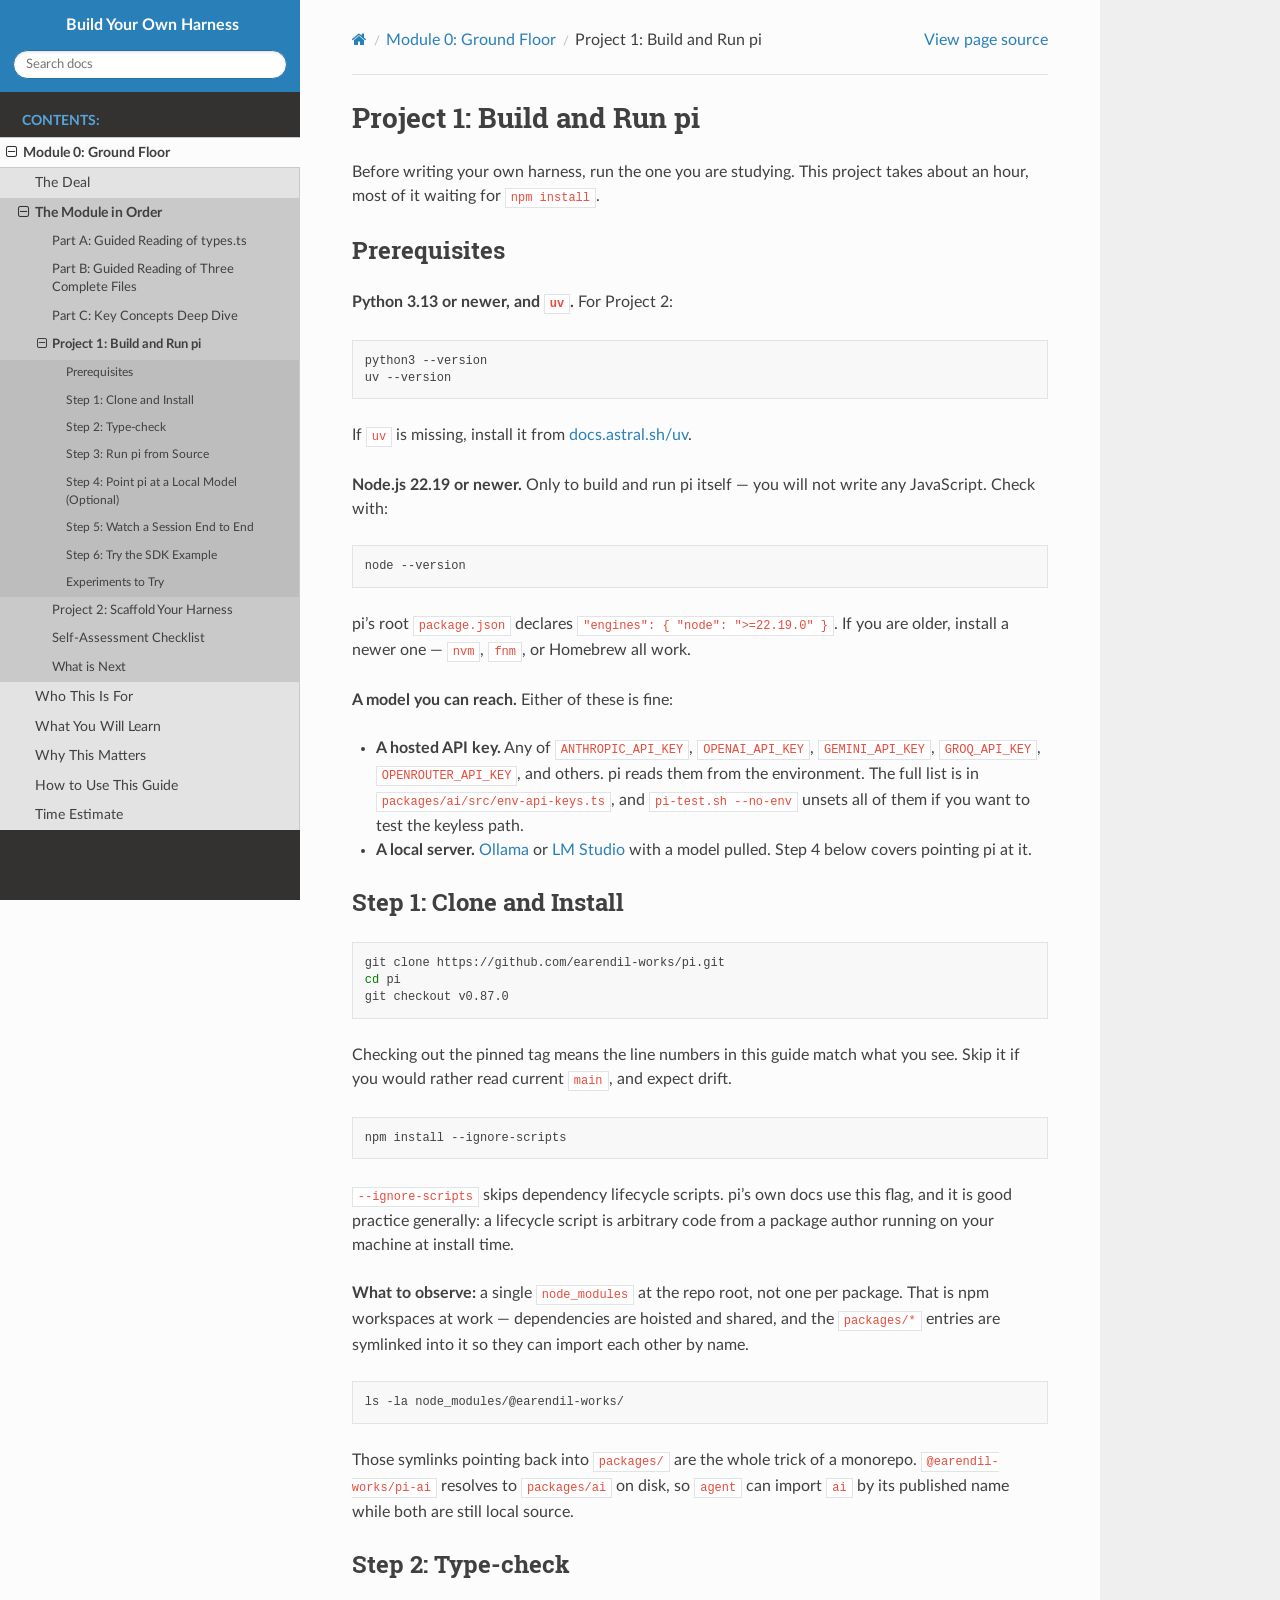
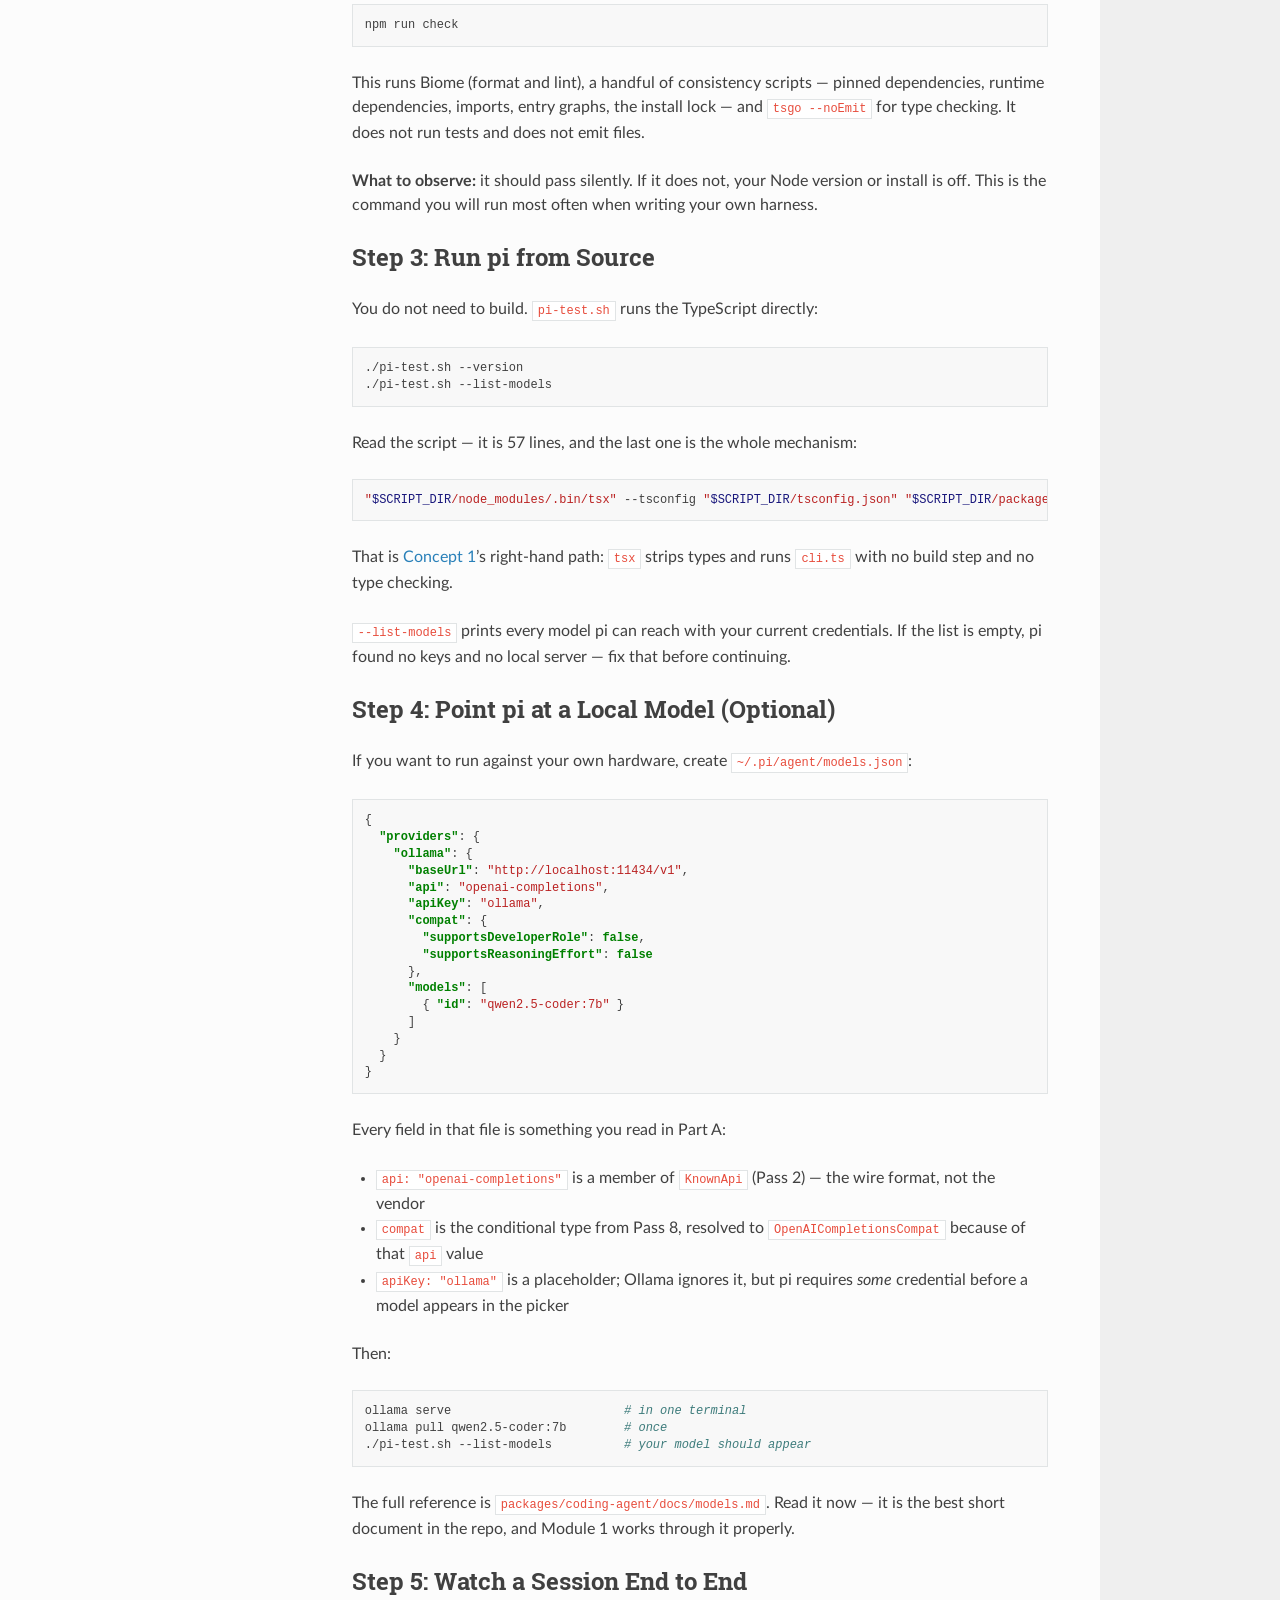
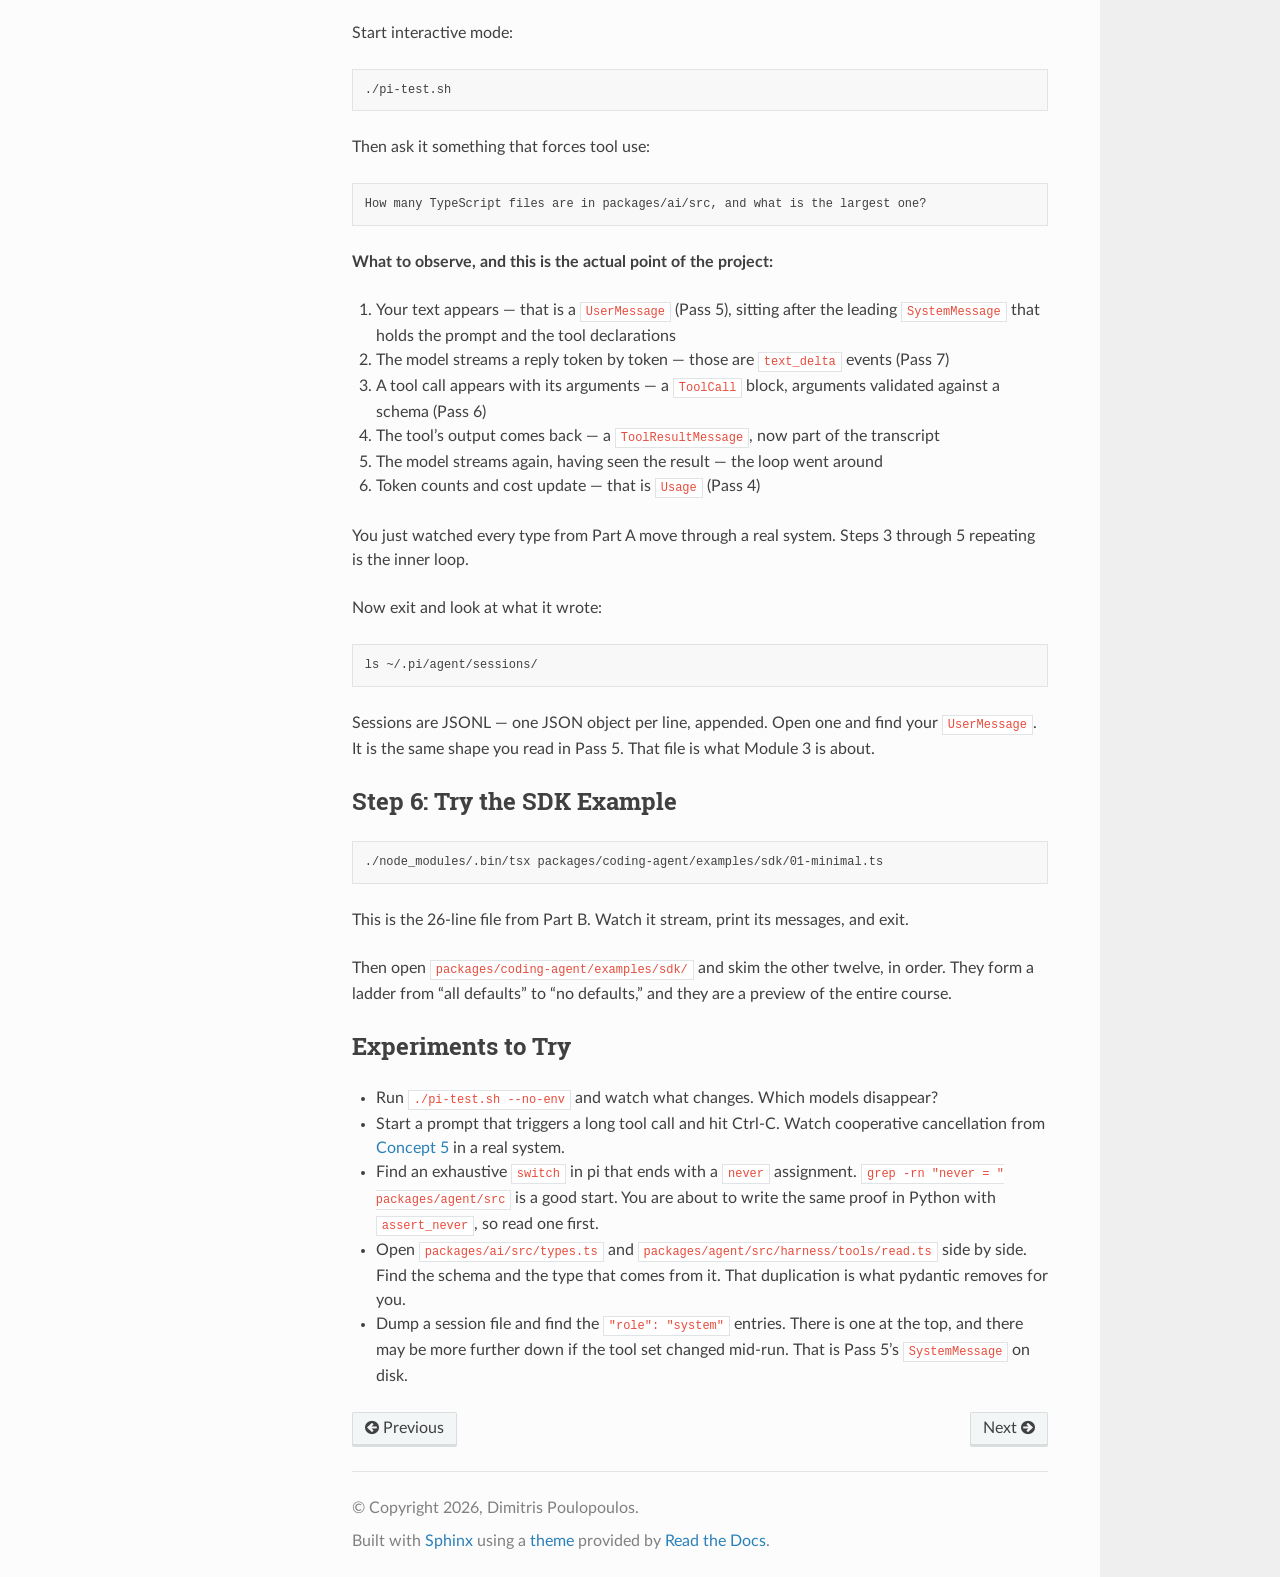
<file: module_0/project_1_run_pi.html>
<!DOCTYPE html>
<html class="writer-html5" lang="en" data-content_root="../">
<head>
  <meta charset="utf-8" /><meta name="viewport" content="width=device-width, initial-scale=1" />

  <meta name="viewport" content="width=device-width, initial-scale=1.0" />
  <title>Project 1: Build and Run pi &mdash; Build Your Own Harness 0.0.1 documentation</title>
      <link rel="stylesheet" type="text/css" href="../_static/pygments.css?v=b86133f3" />
      <link rel="stylesheet" type="text/css" href="../_static/css/theme.css?v=9edc463e" />
      <link rel="stylesheet" type="text/css" href="../_static/copybutton.css?v=76b2166b" />
      <link rel="stylesheet" type="text/css" href="../_static/sphinx-design.min.css?v=95c83b7e" />
      <link rel="stylesheet" type="text/css" href="../_static/custom.css?v=0b20a9e2" />

  
      <script src="../_static/jquery.js?v=5d32c60e"></script>
      <script src="../_static/_sphinx_javascript_frameworks_compat.js?v=2cd50e6c"></script>
      <script src="../_static/documentation_options.js?v=d45e8c67"></script>
      <script src="../_static/doctools.js?v=fd6eb6e6"></script>
      <script src="../_static/sphinx_highlight.js?v=6ffebe34"></script>
      <script src="../_static/clipboard.min.js?v=a7894cd8"></script>
      <script src="../_static/copybutton.js?v=6dbb43f8"></script>
      <script src="../_static/design-tabs.js?v=f930bc37"></script>
    <script src="../_static/js/theme.js"></script>
    <link rel="index" title="Index" href="../genindex.html" />
    <link rel="search" title="Search" href="../search.html" />
    <link rel="next" title="Project 2: Scaffold Your Harness" href="project_2_scaffold.html" />
    <link rel="prev" title="Part C: Key Concepts Deep Dive" href="part_c_concepts.html" /> 
</head>

<body class="wy-body-for-nav"> 
  <div class="wy-grid-for-nav">
    <nav data-toggle="wy-nav-shift" class="wy-nav-side">
      <div class="wy-side-scroll">
        <div class="wy-side-nav-search" >

          
          
          <a href="../index.html" class="icon icon-home">
            Build Your Own Harness
          </a>
<div role="search">
  <form id="rtd-search-form" class="wy-form" action="../search.html" method="get">
    <input type="text" name="q" placeholder="Search docs" aria-label="Search docs" />
    <input type="hidden" name="check_keywords" value="yes" />
    <input type="hidden" name="area" value="default" />
  </form>
</div>
        </div><div class="wy-menu wy-menu-vertical" data-spy="affix" role="navigation" aria-label="Navigation menu">
              <p class="caption" role="heading"><span class="caption-text">Contents:</span></p>
<ul class="current">
<li class="toctree-l1 current"><a class="reference internal" href="index.html">Module 0: Ground Floor</a><ul class="current">
<li class="toctree-l2"><a class="reference internal" href="index.html#the-deal">The Deal</a></li>
<li class="toctree-l2 current"><a class="reference internal" href="index.html#the-module-in-order">The Module in Order</a><ul class="current">
<li class="toctree-l3"><a class="reference internal" href="part_a_types.html">Part A: Guided Reading of types.ts</a></li>
<li class="toctree-l3"><a class="reference internal" href="part_b_files.html">Part B: Guided Reading of Three Complete Files</a></li>
<li class="toctree-l3"><a class="reference internal" href="part_c_concepts.html">Part C: Key Concepts Deep Dive</a></li>
<li class="toctree-l3 current"><a class="current reference internal" href="#">Project 1: Build and Run pi</a><ul>
<li class="toctree-l4"><a class="reference internal" href="#prerequisites">Prerequisites</a></li>
<li class="toctree-l4"><a class="reference internal" href="#step-1-clone-and-install">Step 1: Clone and Install</a></li>
<li class="toctree-l4"><a class="reference internal" href="#step-2-type-check">Step 2: Type-check</a></li>
<li class="toctree-l4"><a class="reference internal" href="#step-3-run-pi-from-source">Step 3: Run pi from Source</a></li>
<li class="toctree-l4"><a class="reference internal" href="#step-4-point-pi-at-a-local-model-optional">Step 4: Point pi at a Local Model (Optional)</a></li>
<li class="toctree-l4"><a class="reference internal" href="#step-5-watch-a-session-end-to-end">Step 5: Watch a Session End to End</a></li>
<li class="toctree-l4"><a class="reference internal" href="#step-6-try-the-sdk-example">Step 6: Try the SDK Example</a></li>
<li class="toctree-l4"><a class="reference internal" href="#experiments-to-try">Experiments to Try</a></li>
</ul>
</li>
<li class="toctree-l3"><a class="reference internal" href="project_2_scaffold.html">Project 2: Scaffold Your Harness</a></li>
<li class="toctree-l3"><a class="reference internal" href="checklist.html">Self-Assessment Checklist</a></li>
<li class="toctree-l3"><a class="reference internal" href="what_next.html">What is Next</a></li>
</ul>
</li>
<li class="toctree-l2"><a class="reference internal" href="index.html#who-this-is-for">Who This Is For</a></li>
<li class="toctree-l2"><a class="reference internal" href="index.html#what-you-will-learn">What You Will Learn</a></li>
<li class="toctree-l2"><a class="reference internal" href="index.html#why-this-matters">Why This Matters</a></li>
<li class="toctree-l2"><a class="reference internal" href="index.html#how-to-use-this-guide">How to Use This Guide</a></li>
<li class="toctree-l2"><a class="reference internal" href="index.html#time-estimate">Time Estimate</a></li>
</ul>
</li>
</ul>

        </div>
      </div>
    </nav>

    <section data-toggle="wy-nav-shift" class="wy-nav-content-wrap"><nav class="wy-nav-top" aria-label="Mobile navigation menu" >
          <i data-toggle="wy-nav-top" class="fa fa-bars"></i>
          <a href="../index.html">Build Your Own Harness</a>
      </nav>

      <div class="wy-nav-content">
        <div class="rst-content">
          <div role="navigation" aria-label="Page navigation">
  <ul class="wy-breadcrumbs">
      <li><a href="../index.html" class="icon icon-home" aria-label="Home"></a></li>
          <li class="breadcrumb-item"><a href="index.html">Module 0: Ground Floor</a></li>
      <li class="breadcrumb-item active">Project 1: Build and Run pi</li>
      <li class="wy-breadcrumbs-aside">
            <a href="../_sources/module_0/project_1_run_pi.md.txt" rel="nofollow"> View page source</a>
      </li>
  </ul>
  <hr/>
</div>
          <div role="main" class="document" itemscope="itemscope" itemtype="http://schema.org/Article">
           <div itemprop="articleBody">
             
  <section id="project-1-build-and-run-pi">
<h1>Project 1: Build and Run pi<a class="headerlink" href="#project-1-build-and-run-pi" title="Link to this heading"></a></h1>
<p>Before writing your own harness, run the one you are studying. This project takes about an hour, most of it waiting for
<code class="docutils literal notranslate"><span class="pre">npm</span> <span class="pre">install</span></code>.</p>
<section id="prerequisites">
<h2>Prerequisites<a class="headerlink" href="#prerequisites" title="Link to this heading"></a></h2>
<p><strong>Python 3.13 or newer, and <code class="docutils literal notranslate"><span class="pre">uv</span></code>.</strong> For Project 2:</p>
<div class="highlight-bash notranslate"><div class="highlight"><pre><span></span>python3<span class="w"> </span>--version
uv<span class="w"> </span>--version
</pre></div>
</div>
<p>If <code class="docutils literal notranslate"><span class="pre">uv</span></code> is missing, install it from <a class="reference external" href="https://docs.astral.sh/uv/">docs.astral.sh/uv</a>.</p>
<p><strong>Node.js 22.19 or newer.</strong> Only to build and run pi itself — you will not write any JavaScript. Check with:</p>
<div class="highlight-bash notranslate"><div class="highlight"><pre><span></span>node<span class="w"> </span>--version
</pre></div>
</div>
<p>pi’s root <code class="docutils literal notranslate"><span class="pre">package.json</span></code> declares <code class="docutils literal notranslate"><span class="pre">&quot;engines&quot;:</span> <span class="pre">{</span> <span class="pre">&quot;node&quot;:</span> <span class="pre">&quot;&gt;=22.19.0&quot;</span> <span class="pre">}</span></code>. If you are older, install a newer one — <code class="docutils literal notranslate"><span class="pre">nvm</span></code>,
<code class="docutils literal notranslate"><span class="pre">fnm</span></code>, or Homebrew all work.</p>
<p><strong>A model you can reach.</strong> Either of these is fine:</p>
<ul class="simple">
<li><p><strong>A hosted API key.</strong> Any of <code class="docutils literal notranslate"><span class="pre">ANTHROPIC_API_KEY</span></code>, <code class="docutils literal notranslate"><span class="pre">OPENAI_API_KEY</span></code>, <code class="docutils literal notranslate"><span class="pre">GEMINI_API_KEY</span></code>, <code class="docutils literal notranslate"><span class="pre">GROQ_API_KEY</span></code>, <code class="docutils literal notranslate"><span class="pre">OPENROUTER_API_KEY</span></code>,
and others. pi reads them from the environment. The full list is in
<a class="reference external" href="https://github.com/earendil-works/pi/blob/v0.87.0/packages/ai/src/env-api-keys.ts"><code class="docutils literal notranslate"><span class="pre">packages/ai/src/env-api-keys.ts</span></code></a>,
and <code class="docutils literal notranslate"><span class="pre">pi-test.sh</span> <span class="pre">--no-env</span></code> unsets all of them if you want to test the keyless path.</p></li>
<li><p><strong>A local server.</strong> <a class="reference external" href="https://ollama.com">Ollama</a> or <a class="reference external" href="https://lmstudio.ai">LM Studio</a> with a model pulled. Step 4 below
covers pointing pi at it.</p></li>
</ul>
</section>
<section id="step-1-clone-and-install">
<h2>Step 1: Clone and Install<a class="headerlink" href="#step-1-clone-and-install" title="Link to this heading"></a></h2>
<div class="highlight-bash notranslate"><div class="highlight"><pre><span></span>git<span class="w"> </span>clone<span class="w"> </span>https://github.com/earendil-works/pi.git
<span class="nb">cd</span><span class="w"> </span>pi
git<span class="w"> </span>checkout<span class="w"> </span>v0.87.0
</pre></div>
</div>
<p>Checking out the pinned tag means the line numbers in this guide match what you see. Skip it if you would rather read
current <code class="docutils literal notranslate"><span class="pre">main</span></code>, and expect drift.</p>
<div class="highlight-bash notranslate"><div class="highlight"><pre><span></span>npm<span class="w"> </span>install<span class="w"> </span>--ignore-scripts
</pre></div>
</div>
<p><code class="docutils literal notranslate"><span class="pre">--ignore-scripts</span></code> skips dependency lifecycle scripts. pi’s own docs use this flag, and it is good practice generally: a
lifecycle script is arbitrary code from a package author running on your machine at install time.</p>
<p><strong>What to observe:</strong> a single <code class="docutils literal notranslate"><span class="pre">node_modules</span></code> at the repo root, not one per package. That is npm workspaces at work —
dependencies are hoisted and shared, and the <code class="docutils literal notranslate"><span class="pre">packages/*</span></code> entries are symlinked into it so they can import each other by
name.</p>
<div class="highlight-bash notranslate"><div class="highlight"><pre><span></span>ls<span class="w"> </span>-la<span class="w"> </span>node_modules/@earendil-works/
</pre></div>
</div>
<p>Those symlinks pointing back into <code class="docutils literal notranslate"><span class="pre">packages/</span></code> are the whole trick of a monorepo. <code class="docutils literal notranslate"><span class="pre">&#64;earendil-works/pi-ai</span></code> resolves to
<code class="docutils literal notranslate"><span class="pre">packages/ai</span></code> on disk, so <code class="docutils literal notranslate"><span class="pre">agent</span></code> can import <code class="docutils literal notranslate"><span class="pre">ai</span></code> by its published name while both are still local source.</p>
</section>
<section id="step-2-type-check">
<h2>Step 2: Type-check<a class="headerlink" href="#step-2-type-check" title="Link to this heading"></a></h2>
<div class="highlight-bash notranslate"><div class="highlight"><pre><span></span>npm<span class="w"> </span>run<span class="w"> </span>check
</pre></div>
</div>
<p>This runs Biome (format and lint), a handful of consistency scripts — pinned dependencies, runtime dependencies,
imports, entry graphs, the install lock — and <code class="docutils literal notranslate"><span class="pre">tsgo</span> <span class="pre">--noEmit</span></code> for type checking. It does not run tests and does not emit
files.</p>
<p><strong>What to observe:</strong> it should pass silently. If it does not, your Node version or install is off. This is the command
you will run most often when writing your own harness.</p>
</section>
<section id="step-3-run-pi-from-source">
<h2>Step 3: Run pi from Source<a class="headerlink" href="#step-3-run-pi-from-source" title="Link to this heading"></a></h2>
<p>You do not need to build. <code class="docutils literal notranslate"><span class="pre">pi-test.sh</span></code> runs the TypeScript directly:</p>
<div class="highlight-bash notranslate"><div class="highlight"><pre><span></span>./pi-test.sh<span class="w"> </span>--version
./pi-test.sh<span class="w"> </span>--list-models
</pre></div>
</div>
<p>Read the script — it is 57 lines, and the last one is the whole mechanism:</p>
<div class="highlight-bash notranslate"><div class="highlight"><pre><span></span><span class="s2">"</span><span class="nv">$SCRIPT_DIR</span><span class="s2">/node_modules/.bin/tsx"</span><span class="w"> </span>--tsconfig<span class="w"> </span><span class="s2">"</span><span class="nv">$SCRIPT_DIR</span><span class="s2">/tsconfig.json"</span><span class="w"> </span><span class="s2">"</span><span class="nv">$SCRIPT_DIR</span><span class="s2">/packages/coding-agent/src/experimental/cli.ts"</span><span class="w"> </span><span class="si">${</span><span class="nv">ARGS</span><span class="p">[@]+</span><span class="s2">"</span><span class="si">${</span><span class="nv">ARGS</span><span class="p">[@]</span><span class="si">}</span><span class="s2">"</span><span class="si">}</span>
</pre></div>
</div>
<p>That is <a class="reference internal" href="part_c_concepts.html#concept-1-how-to-read-typescript"><span class="std std-ref">Concept 1</span></a>’s right-hand path: <code class="docutils literal notranslate"><span class="pre">tsx</span></code> strips types and runs <code class="docutils literal notranslate"><span class="pre">cli.ts</span></code> with no build
step and no type checking.</p>
<p><code class="docutils literal notranslate"><span class="pre">--list-models</span></code> prints every model pi can reach with your current credentials. If the list is empty, pi found no keys and
no local server — fix that before continuing.</p>
</section>
<section id="step-4-point-pi-at-a-local-model-optional">
<h2>Step 4: Point pi at a Local Model (Optional)<a class="headerlink" href="#step-4-point-pi-at-a-local-model-optional" title="Link to this heading"></a></h2>
<p>If you want to run against your own hardware, create <code class="docutils literal notranslate"><span class="pre">~/.pi/agent/models.json</span></code>:</p>
<div class="highlight-json notranslate"><div class="highlight"><pre><span></span><span class="p">{</span>
<span class="w">  </span><span class="nt">"providers"</span><span class="p">:</span><span class="w"> </span><span class="p">{</span>
<span class="w">    </span><span class="nt">"ollama"</span><span class="p">:</span><span class="w"> </span><span class="p">{</span>
<span class="w">      </span><span class="nt">"baseUrl"</span><span class="p">:</span><span class="w"> </span><span class="s2">"http://localhost:11434/v1"</span><span class="p">,</span>
<span class="w">      </span><span class="nt">"api"</span><span class="p">:</span><span class="w"> </span><span class="s2">"openai-completions"</span><span class="p">,</span>
<span class="w">      </span><span class="nt">"apiKey"</span><span class="p">:</span><span class="w"> </span><span class="s2">"ollama"</span><span class="p">,</span>
<span class="w">      </span><span class="nt">"compat"</span><span class="p">:</span><span class="w"> </span><span class="p">{</span>
<span class="w">        </span><span class="nt">"supportsDeveloperRole"</span><span class="p">:</span><span class="w"> </span><span class="kc">false</span><span class="p">,</span>
<span class="w">        </span><span class="nt">"supportsReasoningEffort"</span><span class="p">:</span><span class="w"> </span><span class="kc">false</span>
<span class="w">      </span><span class="p">},</span>
<span class="w">      </span><span class="nt">"models"</span><span class="p">:</span><span class="w"> </span><span class="p">[</span>
<span class="w">        </span><span class="p">{</span><span class="w"> </span><span class="nt">"id"</span><span class="p">:</span><span class="w"> </span><span class="s2">"qwen2.5-coder:7b"</span><span class="w"> </span><span class="p">}</span>
<span class="w">      </span><span class="p">]</span>
<span class="w">    </span><span class="p">}</span>
<span class="w">  </span><span class="p">}</span>
<span class="p">}</span>
</pre></div>
</div>
<p>Every field in that file is something you read in Part A:</p>
<ul class="simple">
<li><p><code class="docutils literal notranslate"><span class="pre">api:</span> <span class="pre">&quot;openai-completions&quot;</span></code> is a member of <code class="docutils literal notranslate"><span class="pre">KnownApi</span></code> (Pass 2) — the wire format, not the vendor</p></li>
<li><p><code class="docutils literal notranslate"><span class="pre">compat</span></code> is the conditional type from Pass 8, resolved to <code class="docutils literal notranslate"><span class="pre">OpenAICompletionsCompat</span></code> because of that <code class="docutils literal notranslate"><span class="pre">api</span></code> value</p></li>
<li><p><code class="docutils literal notranslate"><span class="pre">apiKey:</span> <span class="pre">&quot;ollama&quot;</span></code> is a placeholder; Ollama ignores it, but pi requires <em>some</em> credential before a model appears in the
picker</p></li>
</ul>
<p>Then:</p>
<div class="highlight-bash notranslate"><div class="highlight"><pre><span></span>ollama<span class="w"> </span>serve<span class="w">                        </span><span class="c1"># in one terminal</span>
ollama<span class="w"> </span>pull<span class="w"> </span>qwen2.5-coder:7b<span class="w">        </span><span class="c1"># once</span>
./pi-test.sh<span class="w"> </span>--list-models<span class="w">          </span><span class="c1"># your model should appear</span>
</pre></div>
</div>
<p>The full reference is
<a class="reference external" href="https://github.com/earendil-works/pi/blob/v0.87.0/packages/coding-agent/docs/models.md"><code class="docutils literal notranslate"><span class="pre">packages/coding-agent/docs/models.md</span></code></a>.
Read it now — it is the best short document in the repo, and Module 1 works through it properly.</p>
</section>
<section id="step-5-watch-a-session-end-to-end">
<h2>Step 5: Watch a Session End to End<a class="headerlink" href="#step-5-watch-a-session-end-to-end" title="Link to this heading"></a></h2>
<p>Start interactive mode:</p>
<div class="highlight-bash notranslate"><div class="highlight"><pre><span></span>./pi-test.sh
</pre></div>
</div>
<p>Then ask it something that forces tool use:</p>
<div class="highlight-default notranslate"><div class="highlight"><pre><span></span>How many TypeScript files are in packages/ai/src, and what is the largest one?
</pre></div>
</div>
<p><strong>What to observe, and this is the actual point of the project:</strong></p>
<ol class="arabic simple">
<li><p>Your text appears — that is a <code class="docutils literal notranslate"><span class="pre">UserMessage</span></code> (Pass 5), sitting after the leading <code class="docutils literal notranslate"><span class="pre">SystemMessage</span></code> that holds the
prompt and the tool declarations</p></li>
<li><p>The model streams a reply token by token — those are <code class="docutils literal notranslate"><span class="pre">text_delta</span></code> events (Pass 7)</p></li>
<li><p>A tool call appears with its arguments — a <code class="docutils literal notranslate"><span class="pre">ToolCall</span></code> block, arguments validated against a schema (Pass 6)</p></li>
<li><p>The tool’s output comes back — a <code class="docutils literal notranslate"><span class="pre">ToolResultMessage</span></code>, now part of the transcript</p></li>
<li><p>The model streams again, having seen the result — the loop went around</p></li>
<li><p>Token counts and cost update — that is <code class="docutils literal notranslate"><span class="pre">Usage</span></code> (Pass 4)</p></li>
</ol>
<p>You just watched every type from Part A move through a real system. Steps 3 through 5 repeating is the inner loop.</p>
<p>Now exit and look at what it wrote:</p>
<div class="highlight-bash notranslate"><div class="highlight"><pre><span></span>ls<span class="w"> </span>~/.pi/agent/sessions/
</pre></div>
</div>
<p>Sessions are JSONL — one JSON object per line, appended. Open one and find your <code class="docutils literal notranslate"><span class="pre">UserMessage</span></code>. It is the same shape you
read in Pass 5. That file is what Module 3 is about.</p>
</section>
<section id="step-6-try-the-sdk-example">
<h2>Step 6: Try the SDK Example<a class="headerlink" href="#step-6-try-the-sdk-example" title="Link to this heading"></a></h2>
<div class="highlight-bash notranslate"><div class="highlight"><pre><span></span>./node_modules/.bin/tsx<span class="w"> </span>packages/coding-agent/examples/sdk/01-minimal.ts
</pre></div>
</div>
<p>This is the 26-line file from Part B. Watch it stream, print its messages, and exit.</p>
<p>Then open <code class="docutils literal notranslate"><span class="pre">packages/coding-agent/examples/sdk/</span></code> and skim the other twelve, in order. They form a ladder from “all
defaults” to “no defaults,” and they are a preview of the entire course.</p>
</section>
<section id="experiments-to-try">
<h2>Experiments to Try<a class="headerlink" href="#experiments-to-try" title="Link to this heading"></a></h2>
<ul class="simple">
<li><p>Run <code class="docutils literal notranslate"><span class="pre">./pi-test.sh</span> <span class="pre">--no-env</span></code> and watch what changes. Which models disappear?</p></li>
<li><p>Start a prompt that triggers a long tool call and hit Ctrl-C. Watch cooperative cancellation from
<a class="reference internal" href="part_c_concepts.html#concept-5-async-streams-and-cancellation"><span class="std std-ref">Concept 5</span></a> in a real system.</p></li>
<li><p>Find an exhaustive <code class="docutils literal notranslate"><span class="pre">switch</span></code> in pi that ends with a <code class="docutils literal notranslate"><span class="pre">never</span></code> assignment. <code class="docutils literal notranslate"><span class="pre">grep</span> <span class="pre">-rn</span> <span class="pre">&quot;never</span> <span class="pre">=</span> <span class="pre">&quot;</span> <span class="pre">packages/agent/src</span></code> is a
good start. You are about to write the same proof in Python with <code class="docutils literal notranslate"><span class="pre">assert_never</span></code>, so read one first.</p></li>
<li><p>Open <code class="docutils literal notranslate"><span class="pre">packages/ai/src/types.ts</span></code> and <code class="docutils literal notranslate"><span class="pre">packages/agent/src/harness/tools/read.ts</span></code> side by side. Find the schema and the
type that comes from it. That duplication is what pydantic removes for you.</p></li>
<li><p>Dump a session file and find the <code class="docutils literal notranslate"><span class="pre">&quot;role&quot;:</span> <span class="pre">&quot;system&quot;</span></code> entries. There is one at the top, and there may be more further
down if the tool set changed mid-run. That is Pass 5’s <code class="docutils literal notranslate"><span class="pre">SystemMessage</span></code> on disk.</p></li>
</ul>
</section>
</section>


           </div>
          </div>
          <footer><div class="rst-footer-buttons" role="navigation" aria-label="Footer">
        <a href="part_c_concepts.html" class="btn btn-neutral float-left" title="Part C: Key Concepts Deep Dive" accesskey="p" rel="prev"><span class="fa fa-arrow-circle-left" aria-hidden="true"></span> Previous</a>
        <a href="project_2_scaffold.html" class="btn btn-neutral float-right" title="Project 2: Scaffold Your Harness" accesskey="n" rel="next">Next <span class="fa fa-arrow-circle-right" aria-hidden="true"></span></a>
    </div>

  <hr/>

  <div role="contentinfo">
    <p>&#169; Copyright 2026, Dimitris Poulopoulos.</p>
  </div>

  Built with <a href="https://www.sphinx-doc.org/">Sphinx</a> using a
    <a href="https://github.com/readthedocs/sphinx_rtd_theme">theme</a>
    provided by <a href="https://readthedocs.org">Read the Docs</a>.
   

</footer>
        </div>
      </div>
    </section>
  </div>
  <script>
      jQuery(function () {
          SphinxRtdTheme.Navigation.enable(true);
      });
  </script> 

</body>
</html>
</file>
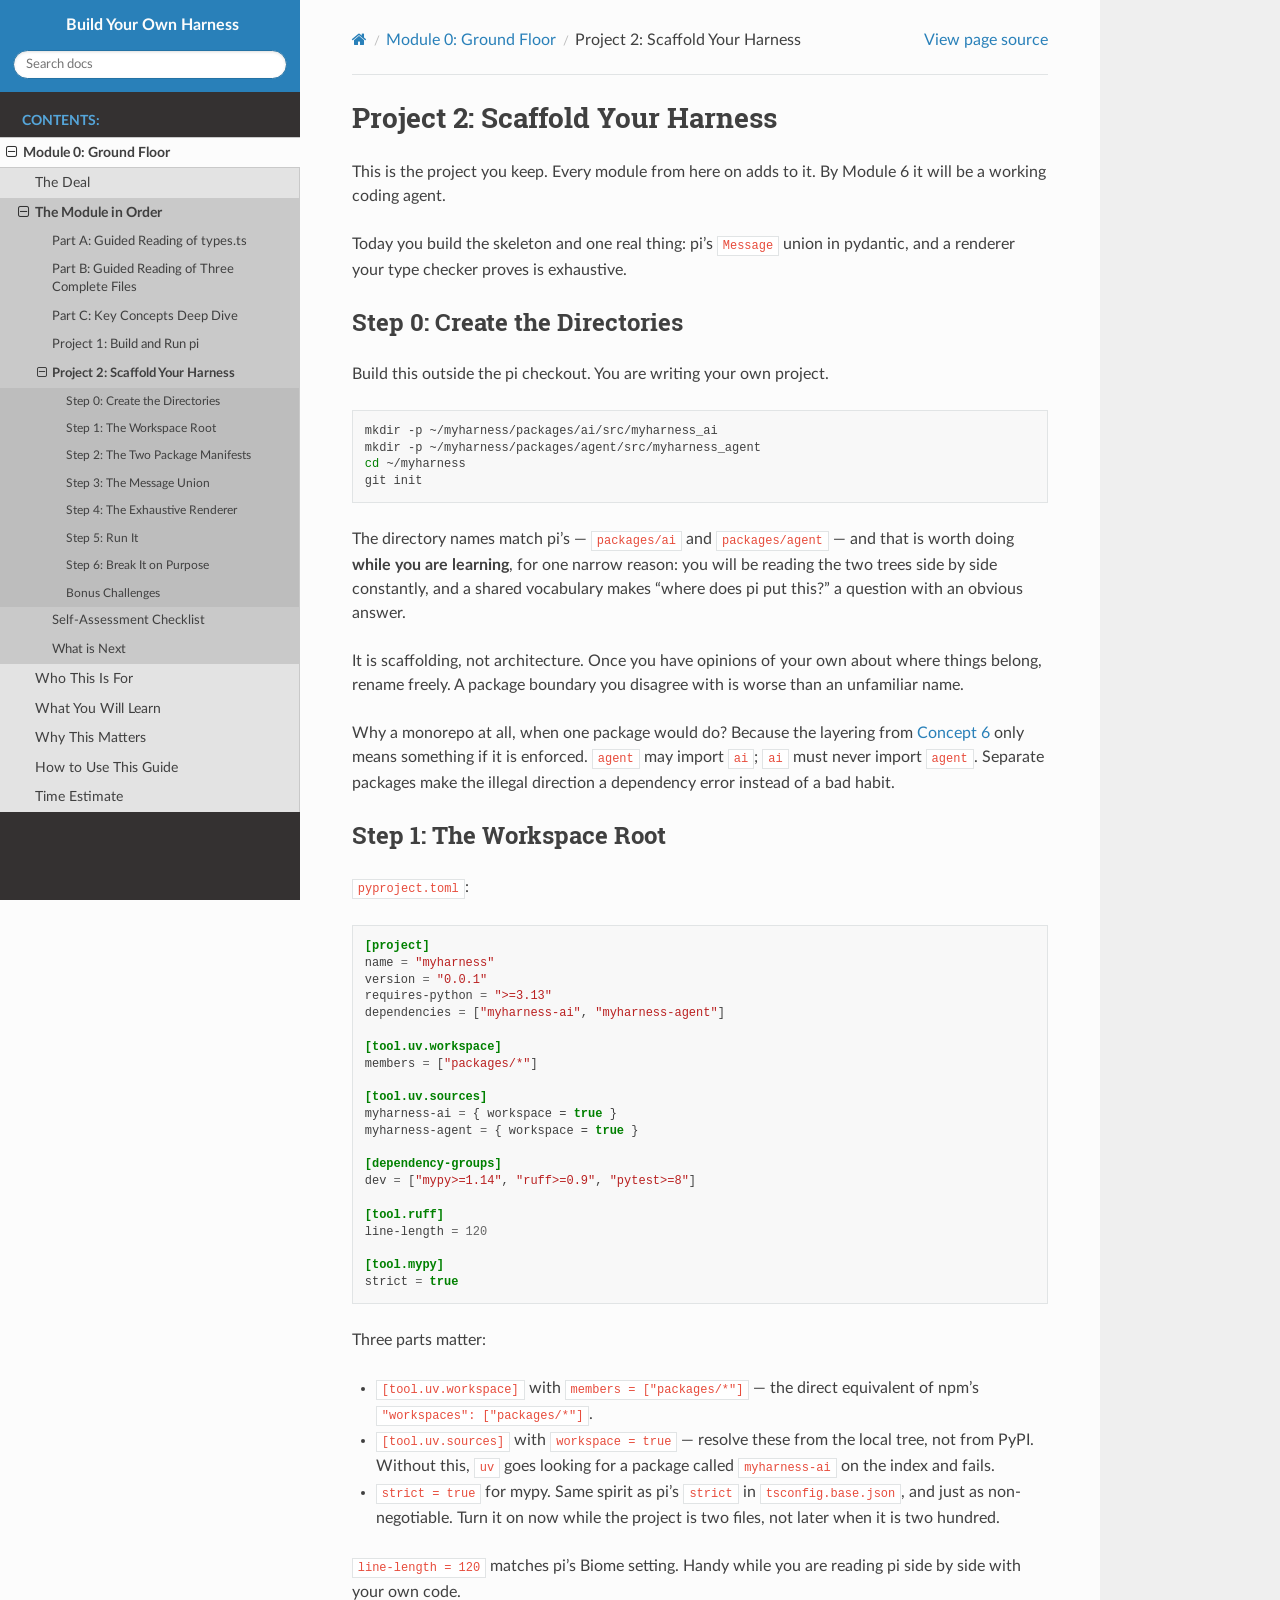
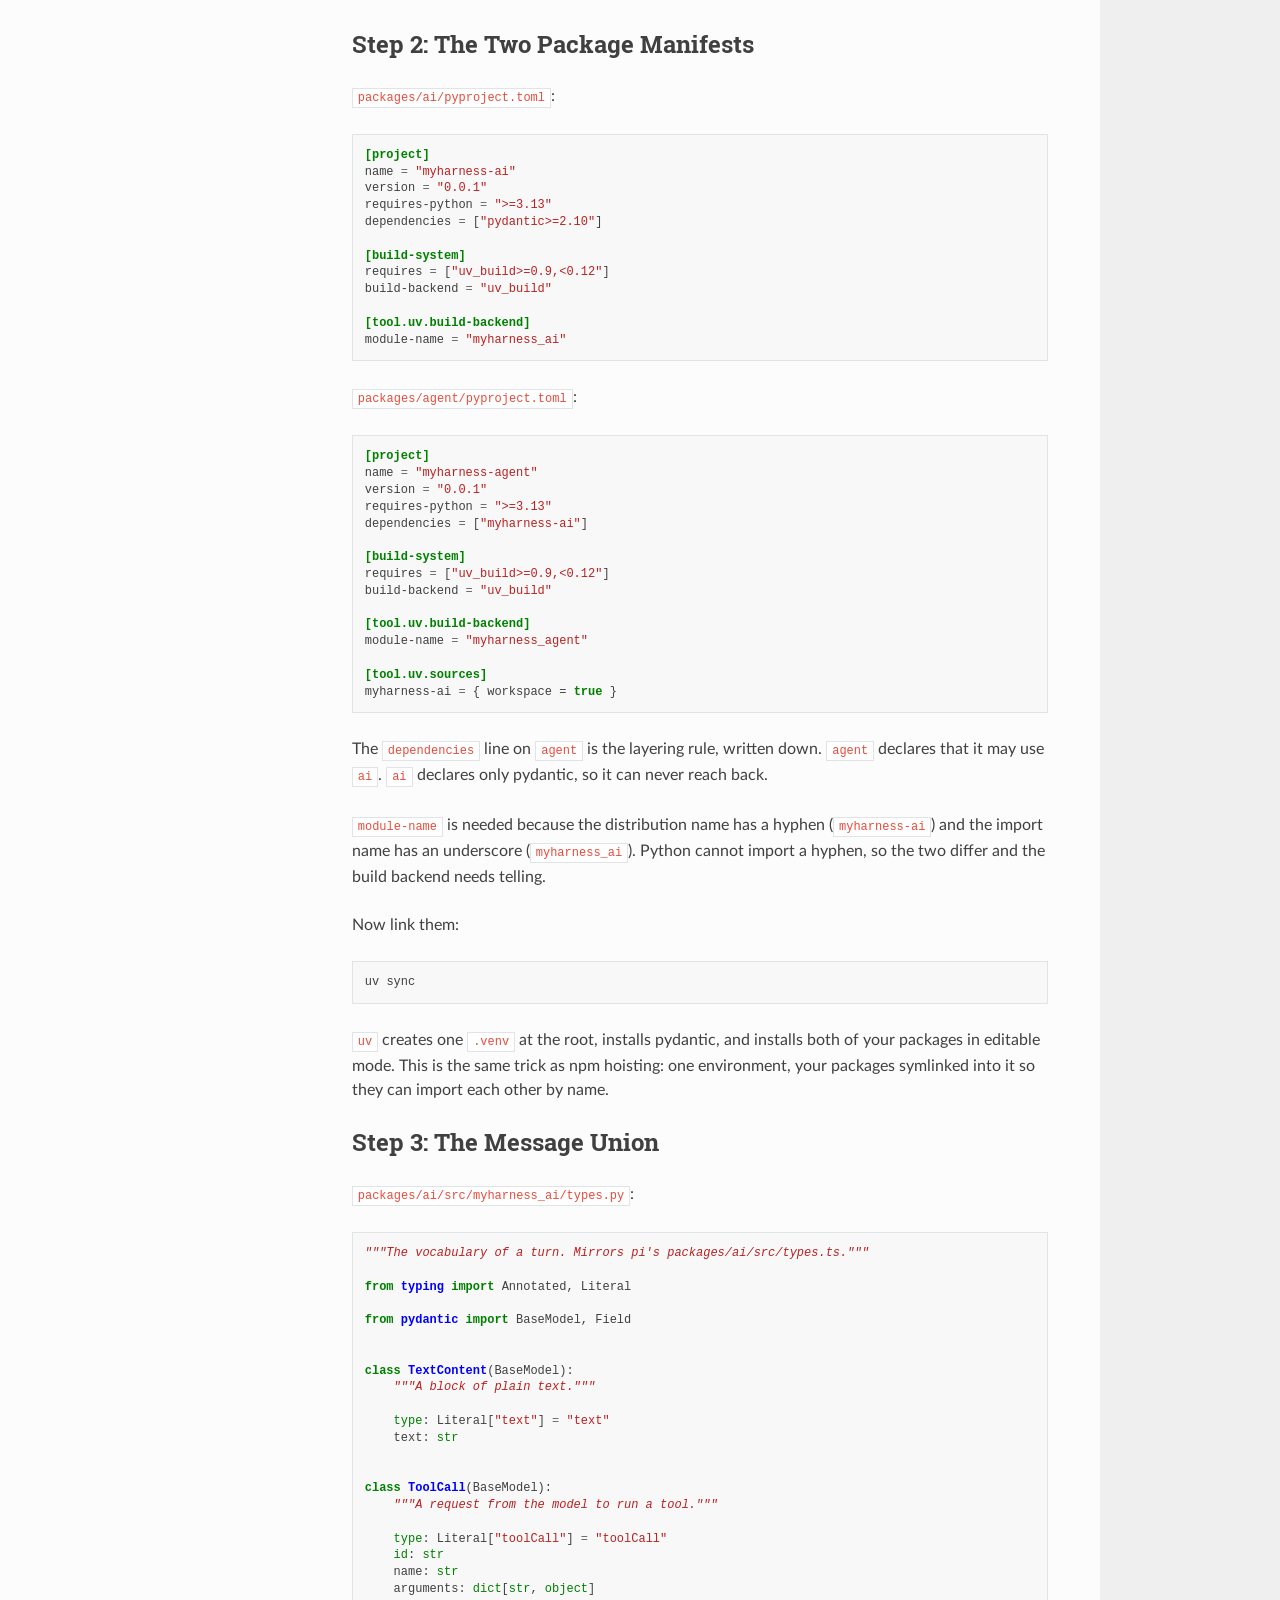
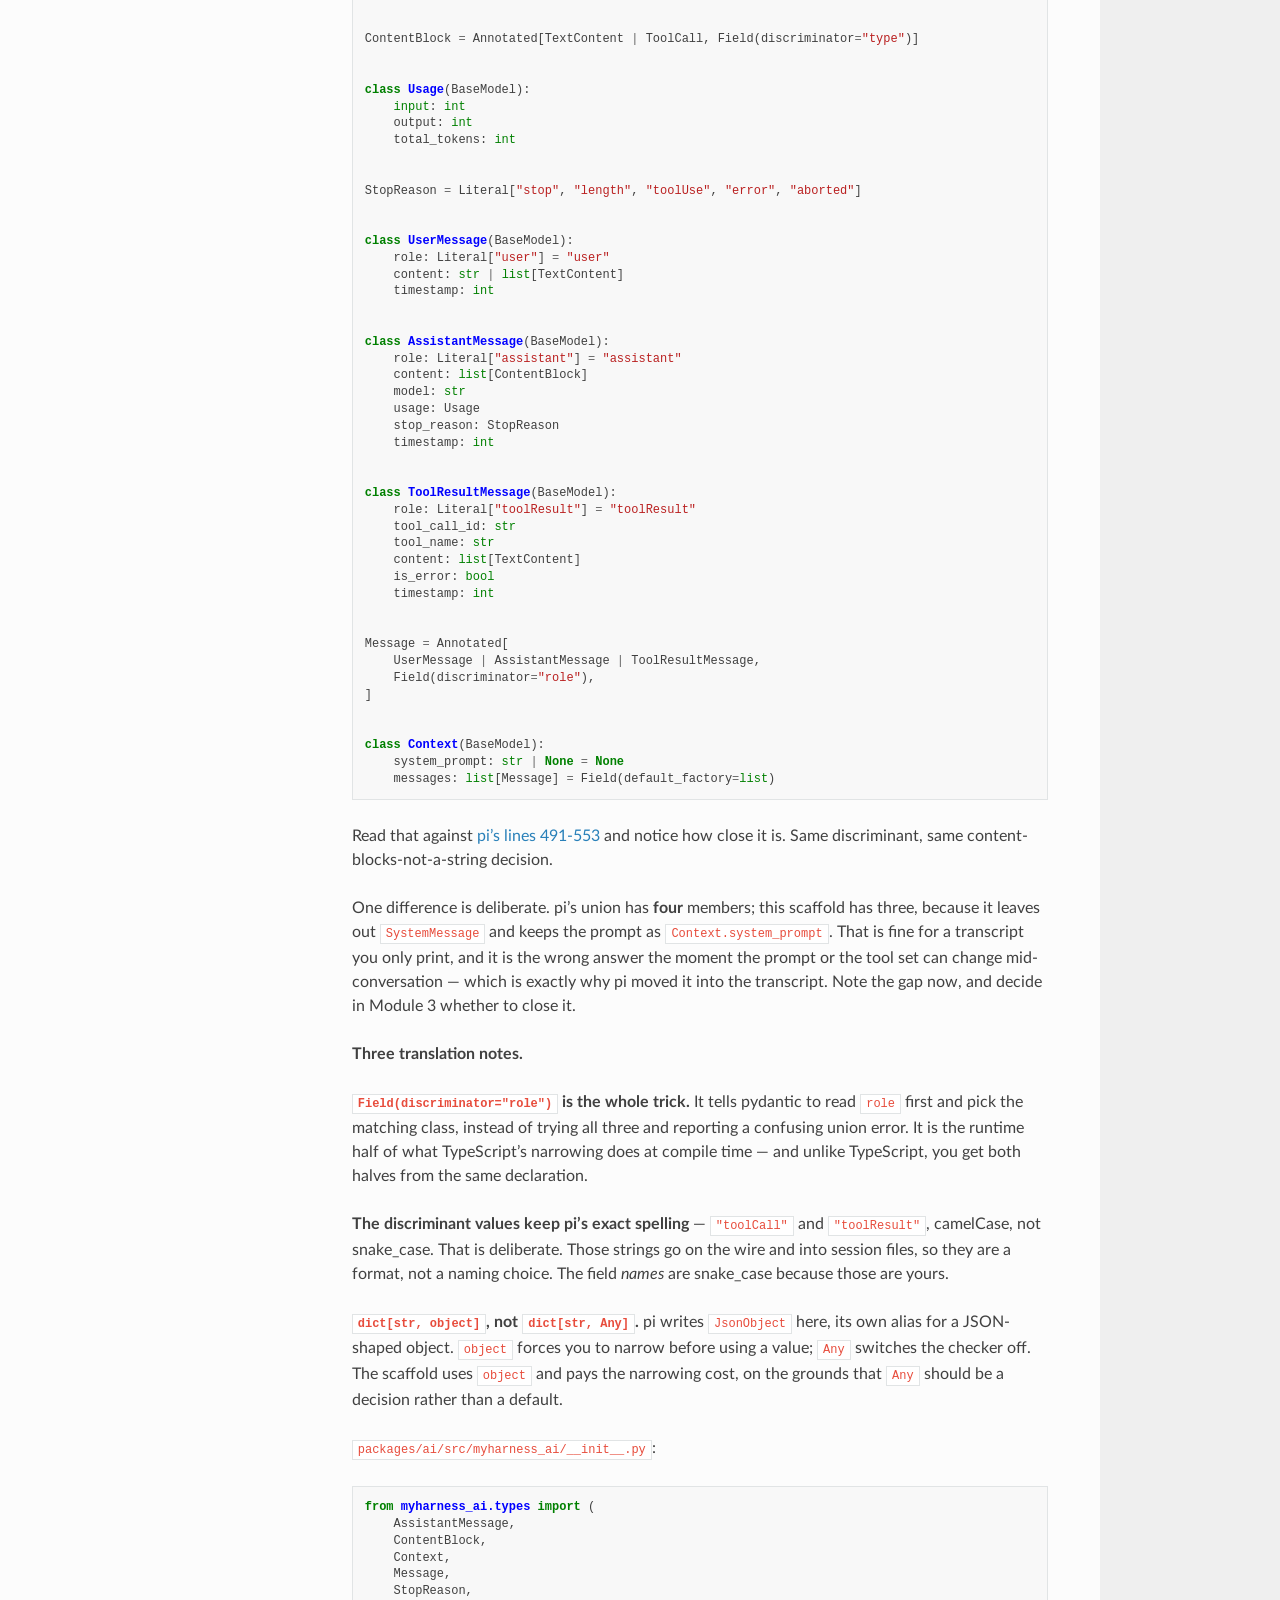
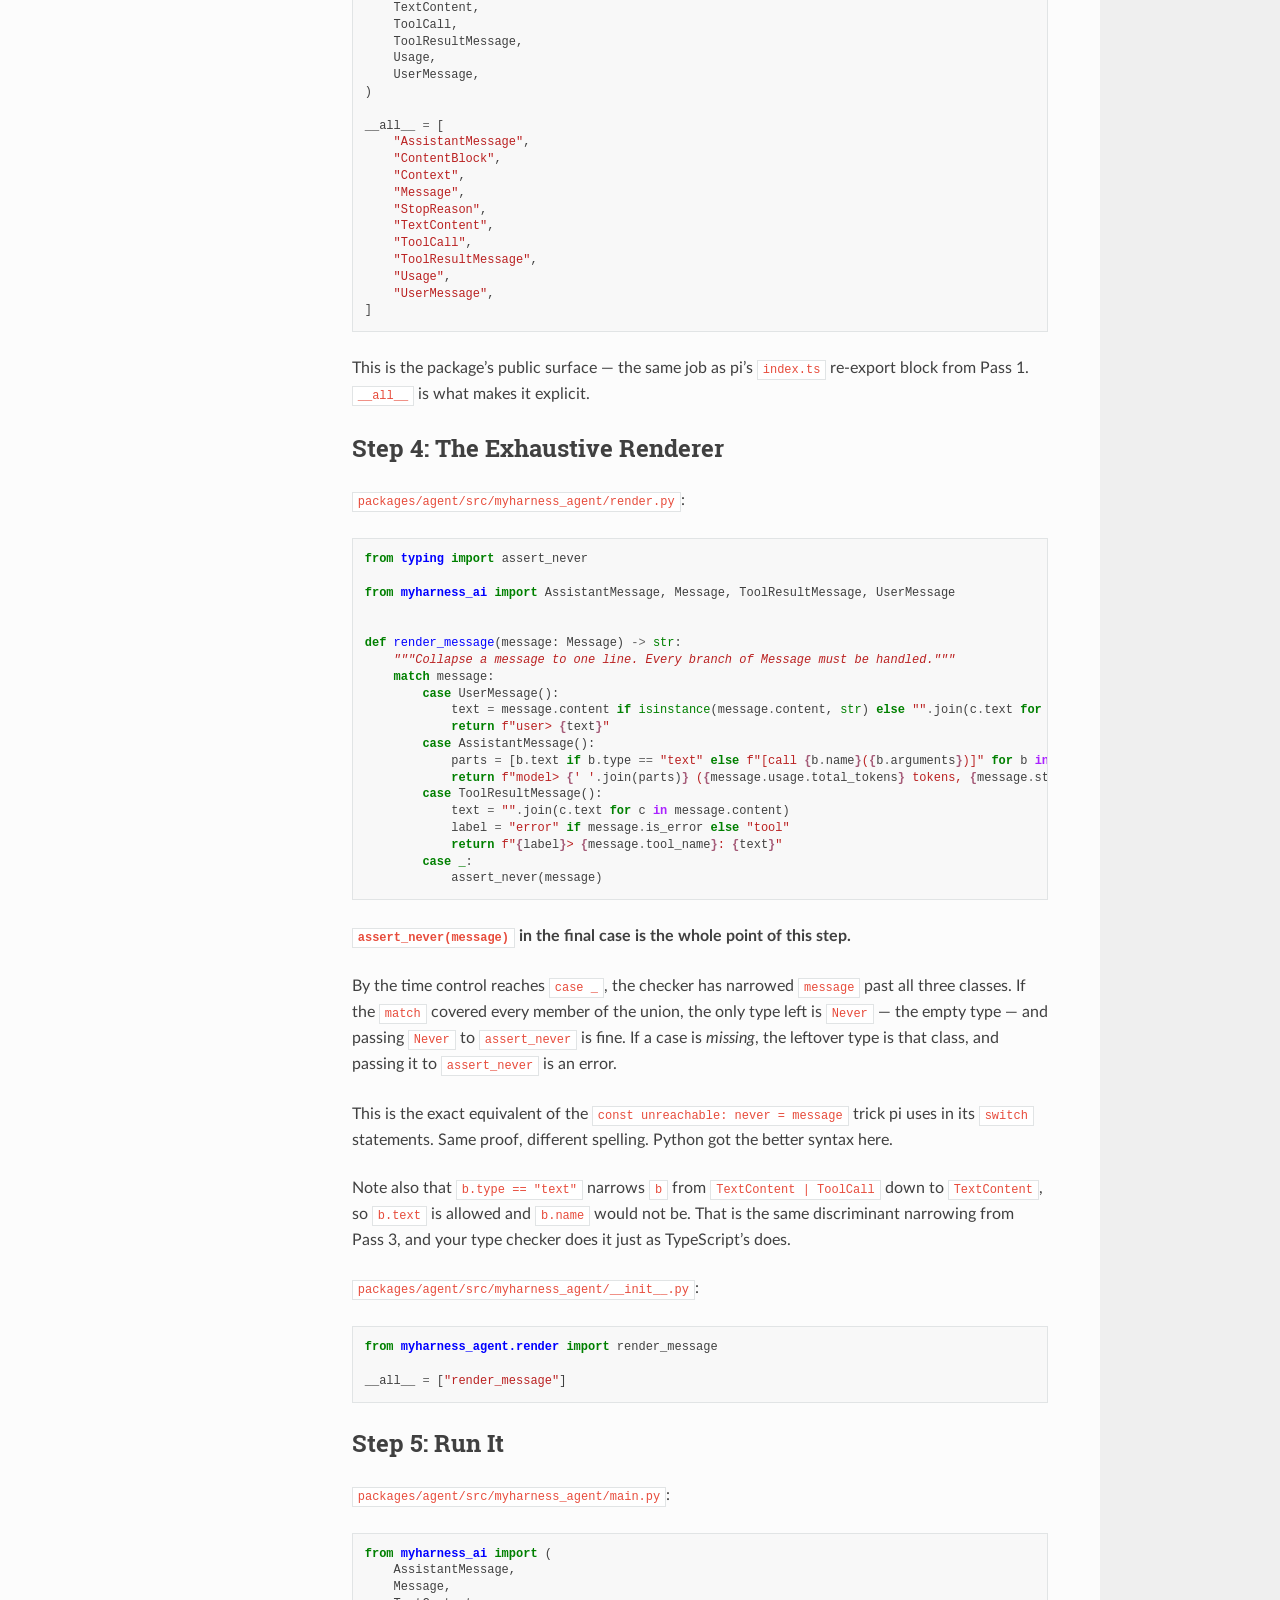
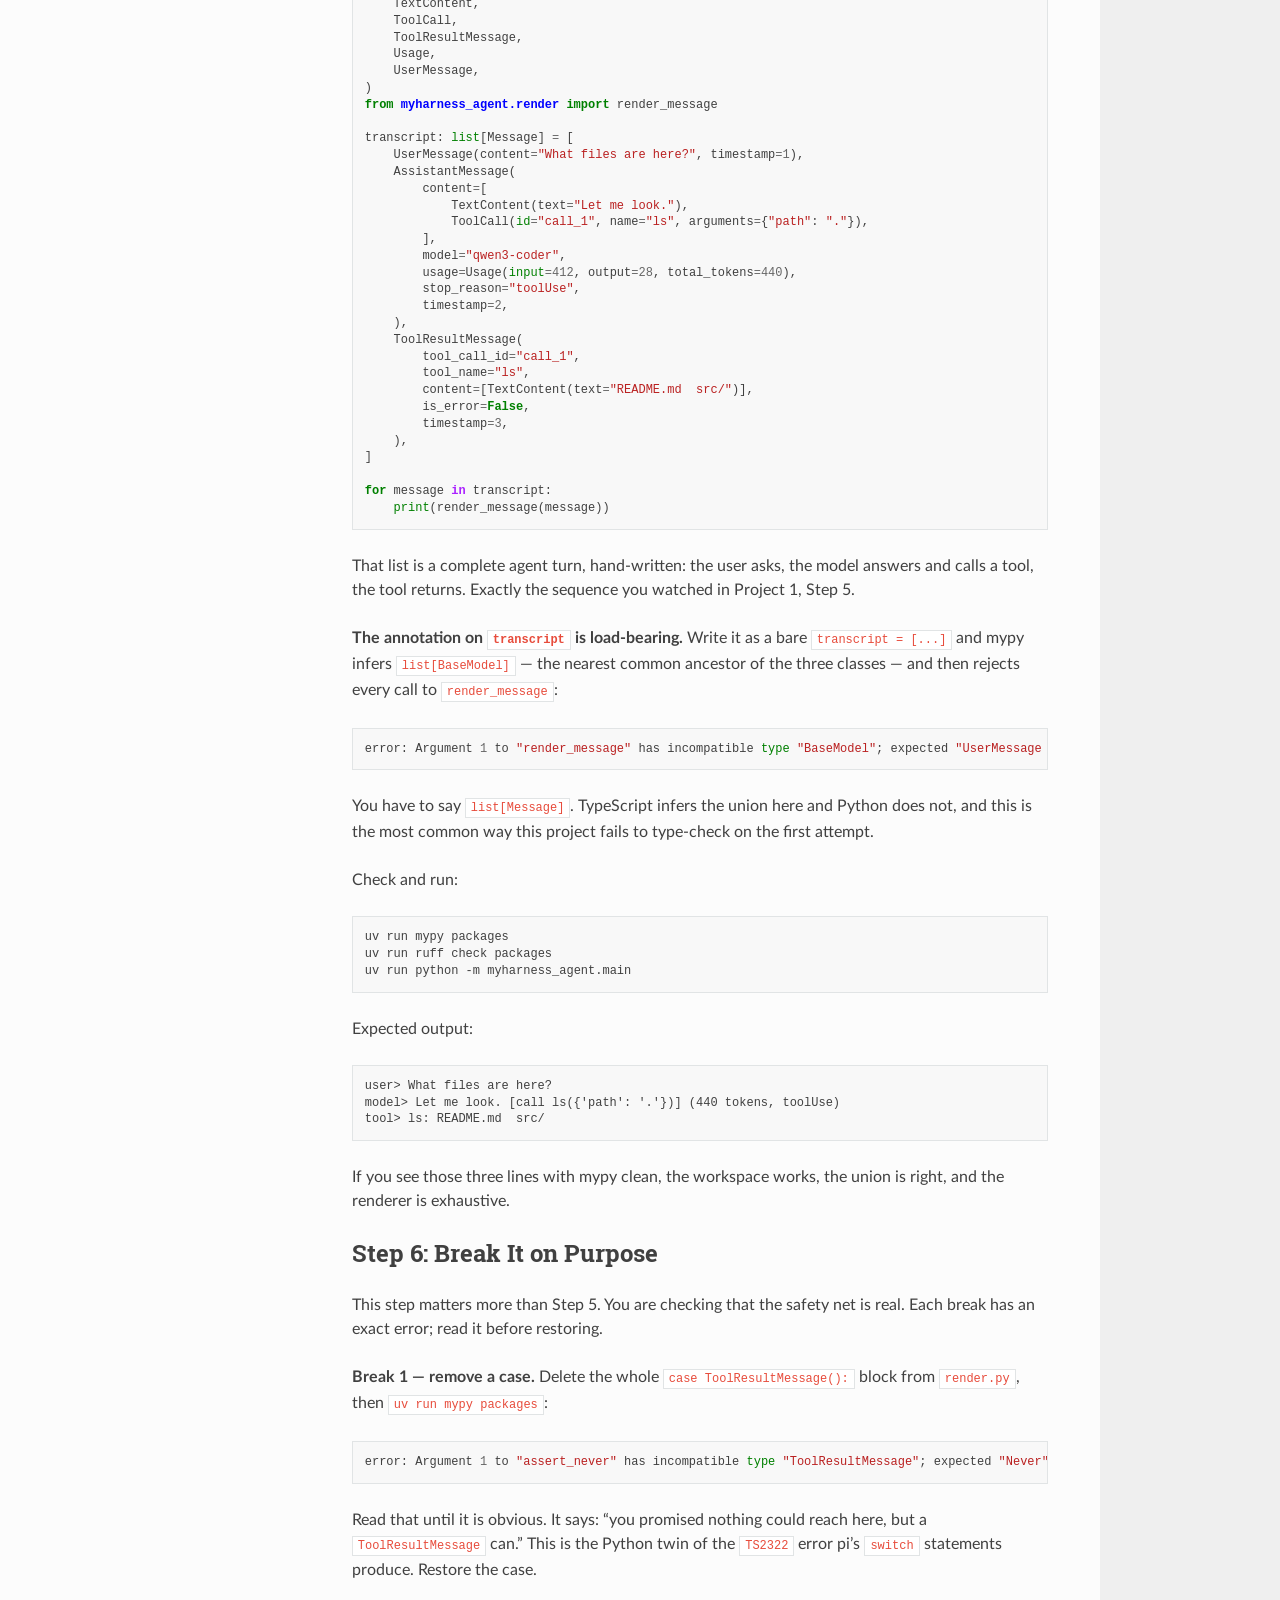
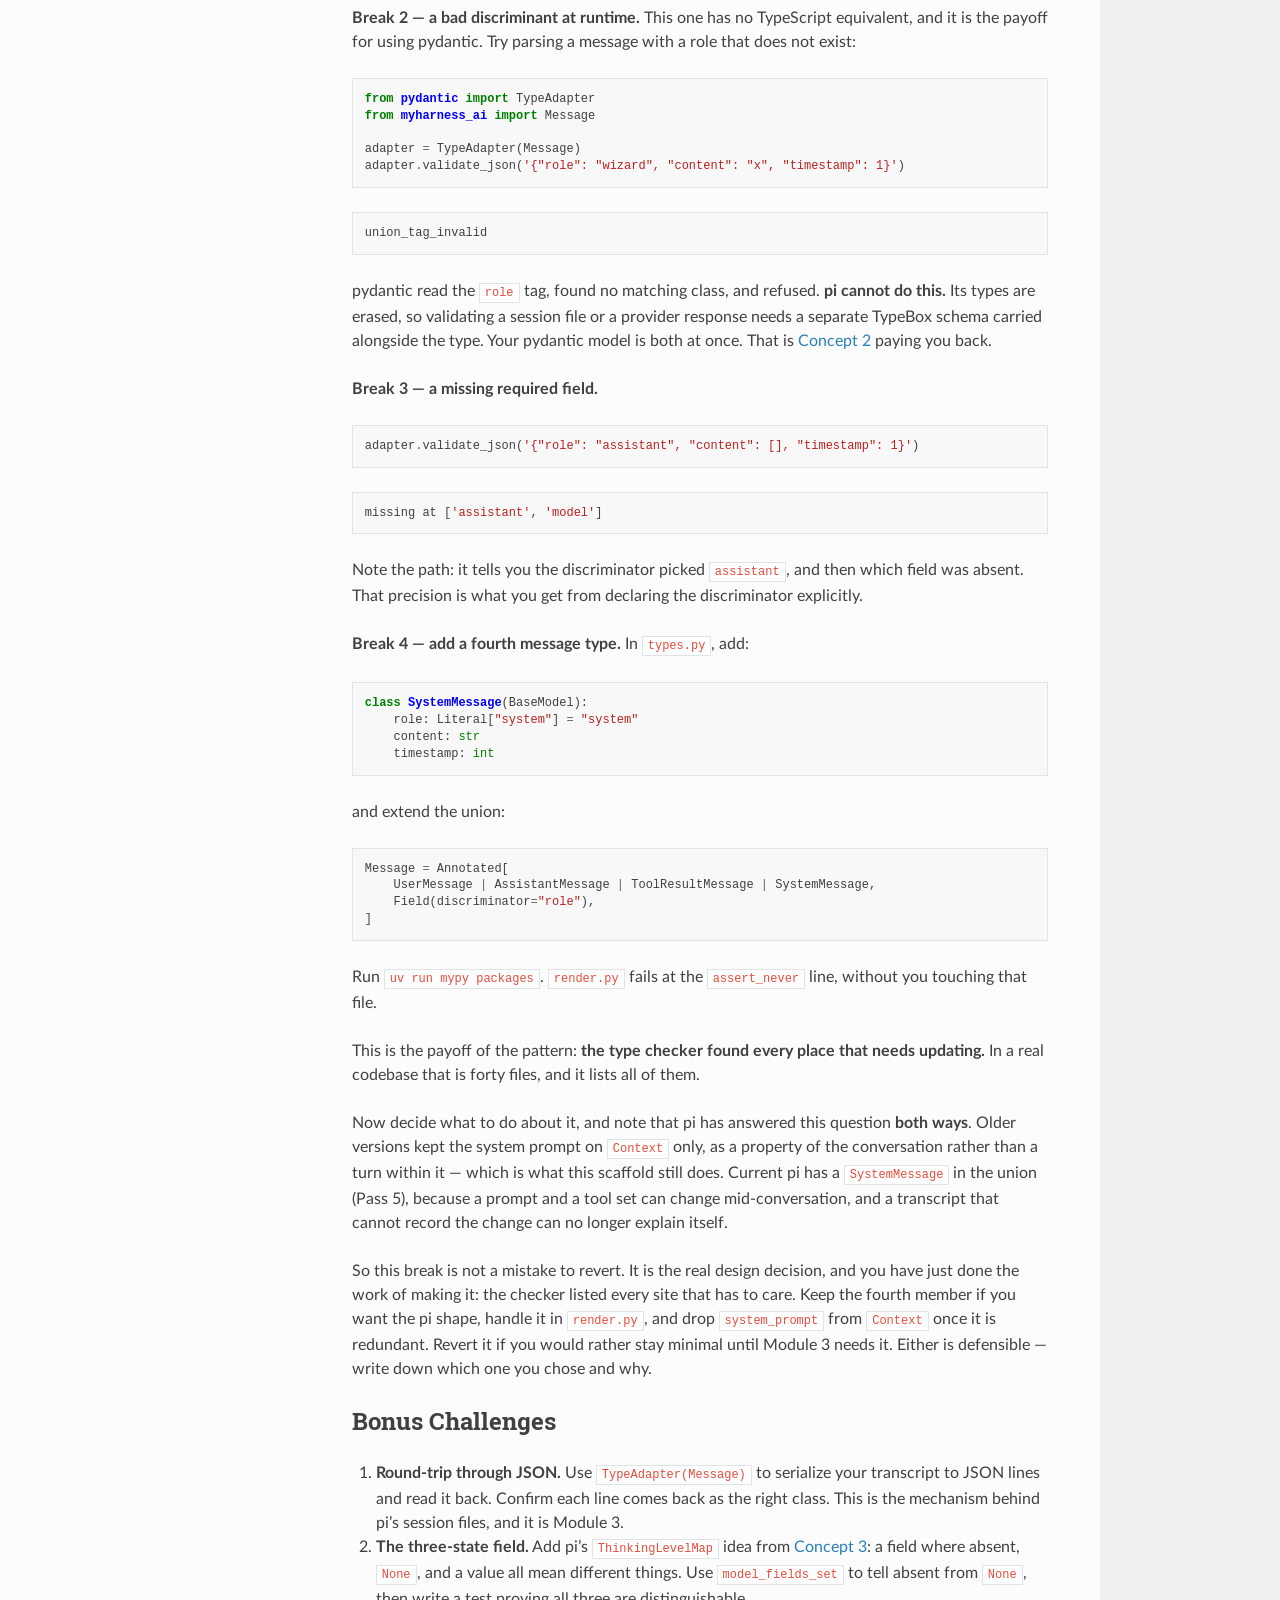
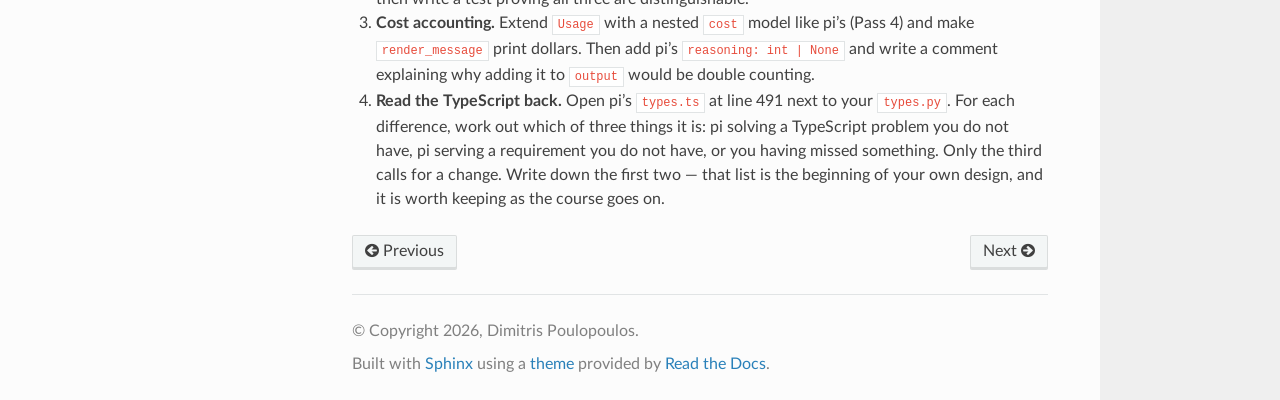
<file: module_0/project_2_scaffold.html>
<!DOCTYPE html>
<html class="writer-html5" lang="en" data-content_root="../">
<head>
  <meta charset="utf-8" /><meta name="viewport" content="width=device-width, initial-scale=1" />

  <meta name="viewport" content="width=device-width, initial-scale=1.0" />
  <title>Project 2: Scaffold Your Harness &mdash; Build Your Own Harness 0.0.1 documentation</title>
      <link rel="stylesheet" type="text/css" href="../_static/pygments.css?v=b86133f3" />
      <link rel="stylesheet" type="text/css" href="../_static/css/theme.css?v=9edc463e" />
      <link rel="stylesheet" type="text/css" href="../_static/copybutton.css?v=76b2166b" />
      <link rel="stylesheet" type="text/css" href="../_static/sphinx-design.min.css?v=95c83b7e" />
      <link rel="stylesheet" type="text/css" href="../_static/custom.css?v=0b20a9e2" />

  
      <script src="../_static/jquery.js?v=5d32c60e"></script>
      <script src="../_static/_sphinx_javascript_frameworks_compat.js?v=2cd50e6c"></script>
      <script src="../_static/documentation_options.js?v=d45e8c67"></script>
      <script src="../_static/doctools.js?v=fd6eb6e6"></script>
      <script src="../_static/sphinx_highlight.js?v=6ffebe34"></script>
      <script src="../_static/clipboard.min.js?v=a7894cd8"></script>
      <script src="../_static/copybutton.js?v=6dbb43f8"></script>
      <script src="../_static/design-tabs.js?v=f930bc37"></script>
    <script src="../_static/js/theme.js"></script>
    <link rel="index" title="Index" href="../genindex.html" />
    <link rel="search" title="Search" href="../search.html" />
    <link rel="next" title="Self-Assessment Checklist" href="checklist.html" />
    <link rel="prev" title="Project 1: Build and Run pi" href="project_1_run_pi.html" /> 
</head>

<body class="wy-body-for-nav"> 
  <div class="wy-grid-for-nav">
    <nav data-toggle="wy-nav-shift" class="wy-nav-side">
      <div class="wy-side-scroll">
        <div class="wy-side-nav-search" >

          
          
          <a href="../index.html" class="icon icon-home">
            Build Your Own Harness
          </a>
<div role="search">
  <form id="rtd-search-form" class="wy-form" action="../search.html" method="get">
    <input type="text" name="q" placeholder="Search docs" aria-label="Search docs" />
    <input type="hidden" name="check_keywords" value="yes" />
    <input type="hidden" name="area" value="default" />
  </form>
</div>
        </div><div class="wy-menu wy-menu-vertical" data-spy="affix" role="navigation" aria-label="Navigation menu">
              <p class="caption" role="heading"><span class="caption-text">Contents:</span></p>
<ul class="current">
<li class="toctree-l1 current"><a class="reference internal" href="index.html">Module 0: Ground Floor</a><ul class="current">
<li class="toctree-l2"><a class="reference internal" href="index.html#the-deal">The Deal</a></li>
<li class="toctree-l2 current"><a class="reference internal" href="index.html#the-module-in-order">The Module in Order</a><ul class="current">
<li class="toctree-l3"><a class="reference internal" href="part_a_types.html">Part A: Guided Reading of types.ts</a></li>
<li class="toctree-l3"><a class="reference internal" href="part_b_files.html">Part B: Guided Reading of Three Complete Files</a></li>
<li class="toctree-l3"><a class="reference internal" href="part_c_concepts.html">Part C: Key Concepts Deep Dive</a></li>
<li class="toctree-l3"><a class="reference internal" href="project_1_run_pi.html">Project 1: Build and Run pi</a></li>
<li class="toctree-l3 current"><a class="current reference internal" href="#">Project 2: Scaffold Your Harness</a><ul>
<li class="toctree-l4"><a class="reference internal" href="#step-0-create-the-directories">Step 0: Create the Directories</a></li>
<li class="toctree-l4"><a class="reference internal" href="#step-1-the-workspace-root">Step 1: The Workspace Root</a></li>
<li class="toctree-l4"><a class="reference internal" href="#step-2-the-two-package-manifests">Step 2: The Two Package Manifests</a></li>
<li class="toctree-l4"><a class="reference internal" href="#step-3-the-message-union">Step 3: The Message Union</a></li>
<li class="toctree-l4"><a class="reference internal" href="#step-4-the-exhaustive-renderer">Step 4: The Exhaustive Renderer</a></li>
<li class="toctree-l4"><a class="reference internal" href="#step-5-run-it">Step 5: Run It</a></li>
<li class="toctree-l4"><a class="reference internal" href="#step-6-break-it-on-purpose">Step 6: Break It on Purpose</a></li>
<li class="toctree-l4"><a class="reference internal" href="#bonus-challenges">Bonus Challenges</a></li>
</ul>
</li>
<li class="toctree-l3"><a class="reference internal" href="checklist.html">Self-Assessment Checklist</a></li>
<li class="toctree-l3"><a class="reference internal" href="what_next.html">What is Next</a></li>
</ul>
</li>
<li class="toctree-l2"><a class="reference internal" href="index.html#who-this-is-for">Who This Is For</a></li>
<li class="toctree-l2"><a class="reference internal" href="index.html#what-you-will-learn">What You Will Learn</a></li>
<li class="toctree-l2"><a class="reference internal" href="index.html#why-this-matters">Why This Matters</a></li>
<li class="toctree-l2"><a class="reference internal" href="index.html#how-to-use-this-guide">How to Use This Guide</a></li>
<li class="toctree-l2"><a class="reference internal" href="index.html#time-estimate">Time Estimate</a></li>
</ul>
</li>
</ul>

        </div>
      </div>
    </nav>

    <section data-toggle="wy-nav-shift" class="wy-nav-content-wrap"><nav class="wy-nav-top" aria-label="Mobile navigation menu" >
          <i data-toggle="wy-nav-top" class="fa fa-bars"></i>
          <a href="../index.html">Build Your Own Harness</a>
      </nav>

      <div class="wy-nav-content">
        <div class="rst-content">
          <div role="navigation" aria-label="Page navigation">
  <ul class="wy-breadcrumbs">
      <li><a href="../index.html" class="icon icon-home" aria-label="Home"></a></li>
          <li class="breadcrumb-item"><a href="index.html">Module 0: Ground Floor</a></li>
      <li class="breadcrumb-item active">Project 2: Scaffold Your Harness</li>
      <li class="wy-breadcrumbs-aside">
            <a href="../_sources/module_0/project_2_scaffold.md.txt" rel="nofollow"> View page source</a>
      </li>
  </ul>
  <hr/>
</div>
          <div role="main" class="document" itemscope="itemscope" itemtype="http://schema.org/Article">
           <div itemprop="articleBody">
             
  <section id="project-2-scaffold-your-harness">
<h1>Project 2: Scaffold Your Harness<a class="headerlink" href="#project-2-scaffold-your-harness" title="Link to this heading"></a></h1>
<p>This is the project you keep. Every module from here on adds to it. By Module 6 it will be a working coding agent.</p>
<p>Today you build the skeleton and one real thing: pi’s <code class="docutils literal notranslate"><span class="pre">Message</span></code> union in pydantic, and a renderer your type checker
proves is exhaustive.</p>
<section id="step-0-create-the-directories">
<h2>Step 0: Create the Directories<a class="headerlink" href="#step-0-create-the-directories" title="Link to this heading"></a></h2>
<p>Build this outside the pi checkout. You are writing your own project.</p>
<div class="highlight-bash notranslate"><div class="highlight"><pre><span></span>mkdir<span class="w"> </span>-p<span class="w"> </span>~/myharness/packages/ai/src/myharness_ai
mkdir<span class="w"> </span>-p<span class="w"> </span>~/myharness/packages/agent/src/myharness_agent
<span class="nb">cd</span><span class="w"> </span>~/myharness
git<span class="w"> </span>init
</pre></div>
</div>
<p>The directory names match pi’s — <code class="docutils literal notranslate"><span class="pre">packages/ai</span></code> and <code class="docutils literal notranslate"><span class="pre">packages/agent</span></code> — and that is worth doing <strong>while you are
learning</strong>, for one narrow reason: you will be reading the two trees side by side constantly, and a shared vocabulary
makes “where does pi put this?” a question with an obvious answer.</p>
<p>It is scaffolding, not architecture. Once you have opinions of your own about where things belong, rename freely. A
package boundary you disagree with is worse than an unfamiliar name.</p>
<p>Why a monorepo at all, when one package would do? Because the layering from
<a class="reference internal" href="part_c_concepts.html#concept-6-the-twelve-packages"><span class="std std-ref">Concept 6</span></a> only means something if it is enforced. <code class="docutils literal notranslate"><span class="pre">agent</span></code> may import <code class="docutils literal notranslate"><span class="pre">ai</span></code>; <code class="docutils literal notranslate"><span class="pre">ai</span></code> must never
import <code class="docutils literal notranslate"><span class="pre">agent</span></code>. Separate packages make the illegal direction a dependency error instead of a bad habit.</p>
</section>
<section id="step-1-the-workspace-root">
<h2>Step 1: The Workspace Root<a class="headerlink" href="#step-1-the-workspace-root" title="Link to this heading"></a></h2>
<p><code class="docutils literal notranslate"><span class="pre">pyproject.toml</span></code>:</p>
<div class="highlight-toml notranslate"><div class="highlight"><pre><span></span><span class="k">[project]</span>
<span class="n">name</span><span class="w"> </span><span class="o">=</span><span class="w"> </span><span class="s2">"myharness"</span>
<span class="n">version</span><span class="w"> </span><span class="o">=</span><span class="w"> </span><span class="s2">"0.0.1"</span>
<span class="n">requires-python</span><span class="w"> </span><span class="o">=</span><span class="w"> </span><span class="s2">"&gt;=3.13"</span>
<span class="n">dependencies</span><span class="w"> </span><span class="o">=</span><span class="w"> </span><span class="p">[</span><span class="s2">"myharness-ai"</span><span class="p">,</span><span class="w"> </span><span class="s2">"myharness-agent"</span><span class="p">]</span>

<span class="k">[tool.uv.workspace]</span>
<span class="n">members</span><span class="w"> </span><span class="o">=</span><span class="w"> </span><span class="p">[</span><span class="s2">"packages/*"</span><span class="p">]</span>

<span class="k">[tool.uv.sources]</span>
<span class="n">myharness-ai</span><span class="w"> </span><span class="o">=</span><span class="w"> </span><span class="p">{</span><span class="w"> </span><span class="n">workspace</span><span class="w"> </span><span class="p">=</span><span class="w"> </span><span class="kc">true</span><span class="w"> </span><span class="p">}</span>
<span class="n">myharness-agent</span><span class="w"> </span><span class="o">=</span><span class="w"> </span><span class="p">{</span><span class="w"> </span><span class="n">workspace</span><span class="w"> </span><span class="p">=</span><span class="w"> </span><span class="kc">true</span><span class="w"> </span><span class="p">}</span>

<span class="k">[dependency-groups]</span>
<span class="n">dev</span><span class="w"> </span><span class="o">=</span><span class="w"> </span><span class="p">[</span><span class="s2">"mypy&gt;=1.14"</span><span class="p">,</span><span class="w"> </span><span class="s2">"ruff&gt;=0.9"</span><span class="p">,</span><span class="w"> </span><span class="s2">"pytest&gt;=8"</span><span class="p">]</span>

<span class="k">[tool.ruff]</span>
<span class="n">line-length</span><span class="w"> </span><span class="o">=</span><span class="w"> </span><span class="mi">120</span>

<span class="k">[tool.mypy]</span>
<span class="n">strict</span><span class="w"> </span><span class="o">=</span><span class="w"> </span><span class="kc">true</span>
</pre></div>
</div>
<p>Three parts matter:</p>
<ul class="simple">
<li><p><code class="docutils literal notranslate"><span class="pre">[tool.uv.workspace]</span></code> with <code class="docutils literal notranslate"><span class="pre">members</span> <span class="pre">=</span> <span class="pre">[&quot;packages/*&quot;]</span></code> — the direct equivalent of npm’s <code class="docutils literal notranslate"><span class="pre">&quot;workspaces&quot;:</span> <span class="pre">[&quot;packages/*&quot;]</span></code>.</p></li>
<li><p><code class="docutils literal notranslate"><span class="pre">[tool.uv.sources]</span></code> with <code class="docutils literal notranslate"><span class="pre">workspace</span> <span class="pre">=</span> <span class="pre">true</span></code> — resolve these from the local tree, not from PyPI. Without this, <code class="docutils literal notranslate"><span class="pre">uv</span></code>
goes looking for a package called <code class="docutils literal notranslate"><span class="pre">myharness-ai</span></code> on the index and fails.</p></li>
<li><p><code class="docutils literal notranslate"><span class="pre">strict</span> <span class="pre">=</span> <span class="pre">true</span></code> for mypy. Same spirit as pi’s <code class="docutils literal notranslate"><span class="pre">strict</span></code> in <code class="docutils literal notranslate"><span class="pre">tsconfig.base.json</span></code>, and just as non-negotiable. Turn it on
now while the project is two files, not later when it is two hundred.</p></li>
</ul>
<p><code class="docutils literal notranslate"><span class="pre">line-length</span> <span class="pre">=</span> <span class="pre">120</span></code> matches pi’s Biome setting. Handy while you are reading pi side by side with your own code.</p>
</section>
<section id="step-2-the-two-package-manifests">
<h2>Step 2: The Two Package Manifests<a class="headerlink" href="#step-2-the-two-package-manifests" title="Link to this heading"></a></h2>
<p><code class="docutils literal notranslate"><span class="pre">packages/ai/pyproject.toml</span></code>:</p>
<div class="highlight-toml notranslate"><div class="highlight"><pre><span></span><span class="k">[project]</span>
<span class="n">name</span><span class="w"> </span><span class="o">=</span><span class="w"> </span><span class="s2">"myharness-ai"</span>
<span class="n">version</span><span class="w"> </span><span class="o">=</span><span class="w"> </span><span class="s2">"0.0.1"</span>
<span class="n">requires-python</span><span class="w"> </span><span class="o">=</span><span class="w"> </span><span class="s2">"&gt;=3.13"</span>
<span class="n">dependencies</span><span class="w"> </span><span class="o">=</span><span class="w"> </span><span class="p">[</span><span class="s2">"pydantic&gt;=2.10"</span><span class="p">]</span>

<span class="k">[build-system]</span>
<span class="n">requires</span><span class="w"> </span><span class="o">=</span><span class="w"> </span><span class="p">[</span><span class="s2">"uv_build&gt;=0.9,&lt;0.12"</span><span class="p">]</span>
<span class="n">build-backend</span><span class="w"> </span><span class="o">=</span><span class="w"> </span><span class="s2">"uv_build"</span>

<span class="k">[tool.uv.build-backend]</span>
<span class="n">module-name</span><span class="w"> </span><span class="o">=</span><span class="w"> </span><span class="s2">"myharness_ai"</span>
</pre></div>
</div>
<p><code class="docutils literal notranslate"><span class="pre">packages/agent/pyproject.toml</span></code>:</p>
<div class="highlight-toml notranslate"><div class="highlight"><pre><span></span><span class="k">[project]</span>
<span class="n">name</span><span class="w"> </span><span class="o">=</span><span class="w"> </span><span class="s2">"myharness-agent"</span>
<span class="n">version</span><span class="w"> </span><span class="o">=</span><span class="w"> </span><span class="s2">"0.0.1"</span>
<span class="n">requires-python</span><span class="w"> </span><span class="o">=</span><span class="w"> </span><span class="s2">"&gt;=3.13"</span>
<span class="n">dependencies</span><span class="w"> </span><span class="o">=</span><span class="w"> </span><span class="p">[</span><span class="s2">"myharness-ai"</span><span class="p">]</span>

<span class="k">[build-system]</span>
<span class="n">requires</span><span class="w"> </span><span class="o">=</span><span class="w"> </span><span class="p">[</span><span class="s2">"uv_build&gt;=0.9,&lt;0.12"</span><span class="p">]</span>
<span class="n">build-backend</span><span class="w"> </span><span class="o">=</span><span class="w"> </span><span class="s2">"uv_build"</span>

<span class="k">[tool.uv.build-backend]</span>
<span class="n">module-name</span><span class="w"> </span><span class="o">=</span><span class="w"> </span><span class="s2">"myharness_agent"</span>

<span class="k">[tool.uv.sources]</span>
<span class="n">myharness-ai</span><span class="w"> </span><span class="o">=</span><span class="w"> </span><span class="p">{</span><span class="w"> </span><span class="n">workspace</span><span class="w"> </span><span class="p">=</span><span class="w"> </span><span class="kc">true</span><span class="w"> </span><span class="p">}</span>
</pre></div>
</div>
<p>The <code class="docutils literal notranslate"><span class="pre">dependencies</span></code> line on <code class="docutils literal notranslate"><span class="pre">agent</span></code> is the layering rule, written down. <code class="docutils literal notranslate"><span class="pre">agent</span></code> declares that it may use <code class="docutils literal notranslate"><span class="pre">ai</span></code>. <code class="docutils literal notranslate"><span class="pre">ai</span></code>
declares only pydantic, so it can never reach back.</p>
<p><code class="docutils literal notranslate"><span class="pre">module-name</span></code> is needed because the distribution name has a hyphen (<code class="docutils literal notranslate"><span class="pre">myharness-ai</span></code>) and the import name has an
underscore (<code class="docutils literal notranslate"><span class="pre">myharness_ai</span></code>). Python cannot import a hyphen, so the two differ and the build backend needs telling.</p>
<p>Now link them:</p>
<div class="highlight-bash notranslate"><div class="highlight"><pre><span></span>uv<span class="w"> </span>sync
</pre></div>
</div>
<p><code class="docutils literal notranslate"><span class="pre">uv</span></code> creates one <code class="docutils literal notranslate"><span class="pre">.venv</span></code> at the root, installs pydantic, and installs both of your packages in editable mode. This is
the same trick as npm hoisting: one environment, your packages symlinked into it so they can import each other by name.</p>
</section>
<section id="step-3-the-message-union">
<h2>Step 3: The Message Union<a class="headerlink" href="#step-3-the-message-union" title="Link to this heading"></a></h2>
<p><code class="docutils literal notranslate"><span class="pre">packages/ai/src/myharness_ai/types.py</span></code>:</p>
<div class="highlight-python notranslate"><div class="highlight"><pre><span></span><span class="sd">"""The vocabulary of a turn. Mirrors pi's packages/ai/src/types.ts."""</span>

<span class="kn">from</span><span class="w"> </span><span class="nn">typing</span><span class="w"> </span><span class="kn">import</span> <span class="n">Annotated</span><span class="p">,</span> <span class="n">Literal</span>

<span class="kn">from</span><span class="w"> </span><span class="nn">pydantic</span><span class="w"> </span><span class="kn">import</span> <span class="n">BaseModel</span><span class="p">,</span> <span class="n">Field</span>


<span class="k">class</span><span class="w"> </span><span class="nc">TextContent</span><span class="p">(</span><span class="n">BaseModel</span><span class="p">):</span>
<span class="w">    </span><span class="sd">"""A block of plain text."""</span>

    <span class="nb">type</span><span class="p">:</span> <span class="n">Literal</span><span class="p">[</span><span class="s2">"text"</span><span class="p">]</span> <span class="o">=</span> <span class="s2">"text"</span>
    <span class="n">text</span><span class="p">:</span> <span class="nb">str</span>


<span class="k">class</span><span class="w"> </span><span class="nc">ToolCall</span><span class="p">(</span><span class="n">BaseModel</span><span class="p">):</span>
<span class="w">    </span><span class="sd">"""A request from the model to run a tool."""</span>

    <span class="nb">type</span><span class="p">:</span> <span class="n">Literal</span><span class="p">[</span><span class="s2">"toolCall"</span><span class="p">]</span> <span class="o">=</span> <span class="s2">"toolCall"</span>
    <span class="nb">id</span><span class="p">:</span> <span class="nb">str</span>
    <span class="n">name</span><span class="p">:</span> <span class="nb">str</span>
    <span class="n">arguments</span><span class="p">:</span> <span class="nb">dict</span><span class="p">[</span><span class="nb">str</span><span class="p">,</span> <span class="nb">object</span><span class="p">]</span>


<span class="n">ContentBlock</span> <span class="o">=</span> <span class="n">Annotated</span><span class="p">[</span><span class="n">TextContent</span> <span class="o">|</span> <span class="n">ToolCall</span><span class="p">,</span> <span class="n">Field</span><span class="p">(</span><span class="n">discriminator</span><span class="o">=</span><span class="s2">"type"</span><span class="p">)]</span>


<span class="k">class</span><span class="w"> </span><span class="nc">Usage</span><span class="p">(</span><span class="n">BaseModel</span><span class="p">):</span>
    <span class="nb">input</span><span class="p">:</span> <span class="nb">int</span>
    <span class="n">output</span><span class="p">:</span> <span class="nb">int</span>
    <span class="n">total_tokens</span><span class="p">:</span> <span class="nb">int</span>


<span class="n">StopReason</span> <span class="o">=</span> <span class="n">Literal</span><span class="p">[</span><span class="s2">"stop"</span><span class="p">,</span> <span class="s2">"length"</span><span class="p">,</span> <span class="s2">"toolUse"</span><span class="p">,</span> <span class="s2">"error"</span><span class="p">,</span> <span class="s2">"aborted"</span><span class="p">]</span>


<span class="k">class</span><span class="w"> </span><span class="nc">UserMessage</span><span class="p">(</span><span class="n">BaseModel</span><span class="p">):</span>
    <span class="n">role</span><span class="p">:</span> <span class="n">Literal</span><span class="p">[</span><span class="s2">"user"</span><span class="p">]</span> <span class="o">=</span> <span class="s2">"user"</span>
    <span class="n">content</span><span class="p">:</span> <span class="nb">str</span> <span class="o">|</span> <span class="nb">list</span><span class="p">[</span><span class="n">TextContent</span><span class="p">]</span>
    <span class="n">timestamp</span><span class="p">:</span> <span class="nb">int</span>


<span class="k">class</span><span class="w"> </span><span class="nc">AssistantMessage</span><span class="p">(</span><span class="n">BaseModel</span><span class="p">):</span>
    <span class="n">role</span><span class="p">:</span> <span class="n">Literal</span><span class="p">[</span><span class="s2">"assistant"</span><span class="p">]</span> <span class="o">=</span> <span class="s2">"assistant"</span>
    <span class="n">content</span><span class="p">:</span> <span class="nb">list</span><span class="p">[</span><span class="n">ContentBlock</span><span class="p">]</span>
    <span class="n">model</span><span class="p">:</span> <span class="nb">str</span>
    <span class="n">usage</span><span class="p">:</span> <span class="n">Usage</span>
    <span class="n">stop_reason</span><span class="p">:</span> <span class="n">StopReason</span>
    <span class="n">timestamp</span><span class="p">:</span> <span class="nb">int</span>


<span class="k">class</span><span class="w"> </span><span class="nc">ToolResultMessage</span><span class="p">(</span><span class="n">BaseModel</span><span class="p">):</span>
    <span class="n">role</span><span class="p">:</span> <span class="n">Literal</span><span class="p">[</span><span class="s2">"toolResult"</span><span class="p">]</span> <span class="o">=</span> <span class="s2">"toolResult"</span>
    <span class="n">tool_call_id</span><span class="p">:</span> <span class="nb">str</span>
    <span class="n">tool_name</span><span class="p">:</span> <span class="nb">str</span>
    <span class="n">content</span><span class="p">:</span> <span class="nb">list</span><span class="p">[</span><span class="n">TextContent</span><span class="p">]</span>
    <span class="n">is_error</span><span class="p">:</span> <span class="nb">bool</span>
    <span class="n">timestamp</span><span class="p">:</span> <span class="nb">int</span>


<span class="n">Message</span> <span class="o">=</span> <span class="n">Annotated</span><span class="p">[</span>
    <span class="n">UserMessage</span> <span class="o">|</span> <span class="n">AssistantMessage</span> <span class="o">|</span> <span class="n">ToolResultMessage</span><span class="p">,</span>
    <span class="n">Field</span><span class="p">(</span><span class="n">discriminator</span><span class="o">=</span><span class="s2">"role"</span><span class="p">),</span>
<span class="p">]</span>


<span class="k">class</span><span class="w"> </span><span class="nc">Context</span><span class="p">(</span><span class="n">BaseModel</span><span class="p">):</span>
    <span class="n">system_prompt</span><span class="p">:</span> <span class="nb">str</span> <span class="o">|</span> <span class="kc">None</span> <span class="o">=</span> <span class="kc">None</span>
    <span class="n">messages</span><span class="p">:</span> <span class="nb">list</span><span class="p">[</span><span class="n">Message</span><span class="p">]</span> <span class="o">=</span> <span class="n">Field</span><span class="p">(</span><span class="n">default_factory</span><span class="o">=</span><span class="nb">list</span><span class="p">)</span>
</pre></div>
</div>
<p>Read that against
<a class="reference external" href="https://github.com/earendil-works/pi/blob/v0.87.0/packages/ai/src/types.ts#L491-L553">pi’s lines 491-553</a>
and notice how close it is. Same discriminant, same content-blocks-not-a-string decision.</p>
<p>One difference is deliberate. pi’s union has <strong>four</strong> members; this scaffold has three, because it leaves out
<code class="docutils literal notranslate"><span class="pre">SystemMessage</span></code> and keeps the prompt as <code class="docutils literal notranslate"><span class="pre">Context.system_prompt</span></code>. That is fine for a transcript you only print, and it is
the wrong answer the moment the prompt or the tool set can change mid-conversation — which is exactly why pi moved it
into the transcript. Note the gap now, and decide in Module 3 whether to close it.</p>
<p><strong>Three translation notes.</strong></p>
<p><strong><code class="docutils literal notranslate"><span class="pre">Field(discriminator=&quot;role&quot;)</span></code> is the whole trick.</strong> It tells pydantic to read <code class="docutils literal notranslate"><span class="pre">role</span></code> first and pick the matching class,
instead of trying all three and reporting a confusing union error. It is the runtime half of what TypeScript’s narrowing
does at compile time — and unlike TypeScript, you get both halves from the same declaration.</p>
<p><strong>The discriminant values keep pi’s exact spelling</strong> — <code class="docutils literal notranslate"><span class="pre">&quot;toolCall&quot;</span></code> and <code class="docutils literal notranslate"><span class="pre">&quot;toolResult&quot;</span></code>, camelCase, not snake_case. That
is deliberate. Those strings go on the wire and into session files, so they are a format, not a naming choice. The field
<em>names</em> are snake_case because those are yours.</p>
<p><strong><code class="docutils literal notranslate"><span class="pre">dict[str,</span> <span class="pre">object]</span></code>, not <code class="docutils literal notranslate"><span class="pre">dict[str,</span> <span class="pre">Any]</span></code>.</strong> pi writes <code class="docutils literal notranslate"><span class="pre">JsonObject</span></code> here, its own alias for a JSON-shaped object.
<code class="docutils literal notranslate"><span class="pre">object</span></code> forces you to narrow before
using a value; <code class="docutils literal notranslate"><span class="pre">Any</span></code> switches the checker off. The scaffold uses <code class="docutils literal notranslate"><span class="pre">object</span></code> and pays the narrowing cost, on the grounds
that <code class="docutils literal notranslate"><span class="pre">Any</span></code> should be a decision rather than a default.</p>
<p><code class="docutils literal notranslate"><span class="pre">packages/ai/src/myharness_ai/__init__.py</span></code>:</p>
<div class="highlight-python notranslate"><div class="highlight"><pre><span></span><span class="kn">from</span><span class="w"> </span><span class="nn">myharness_ai.types</span><span class="w"> </span><span class="kn">import</span> <span class="p">(</span>
    <span class="n">AssistantMessage</span><span class="p">,</span>
    <span class="n">ContentBlock</span><span class="p">,</span>
    <span class="n">Context</span><span class="p">,</span>
    <span class="n">Message</span><span class="p">,</span>
    <span class="n">StopReason</span><span class="p">,</span>
    <span class="n">TextContent</span><span class="p">,</span>
    <span class="n">ToolCall</span><span class="p">,</span>
    <span class="n">ToolResultMessage</span><span class="p">,</span>
    <span class="n">Usage</span><span class="p">,</span>
    <span class="n">UserMessage</span><span class="p">,</span>
<span class="p">)</span>

<span class="n">__all__</span> <span class="o">=</span> <span class="p">[</span>
    <span class="s2">"AssistantMessage"</span><span class="p">,</span>
    <span class="s2">"ContentBlock"</span><span class="p">,</span>
    <span class="s2">"Context"</span><span class="p">,</span>
    <span class="s2">"Message"</span><span class="p">,</span>
    <span class="s2">"StopReason"</span><span class="p">,</span>
    <span class="s2">"TextContent"</span><span class="p">,</span>
    <span class="s2">"ToolCall"</span><span class="p">,</span>
    <span class="s2">"ToolResultMessage"</span><span class="p">,</span>
    <span class="s2">"Usage"</span><span class="p">,</span>
    <span class="s2">"UserMessage"</span><span class="p">,</span>
<span class="p">]</span>
</pre></div>
</div>
<p>This is the package’s public surface — the same job as pi’s <code class="docutils literal notranslate"><span class="pre">index.ts</span></code> re-export block from Pass 1. <code class="docutils literal notranslate"><span class="pre">__all__</span></code> is what
makes it explicit.</p>
</section>
<section id="step-4-the-exhaustive-renderer">
<h2>Step 4: The Exhaustive Renderer<a class="headerlink" href="#step-4-the-exhaustive-renderer" title="Link to this heading"></a></h2>
<p><code class="docutils literal notranslate"><span class="pre">packages/agent/src/myharness_agent/render.py</span></code>:</p>
<div class="highlight-python notranslate"><div class="highlight"><pre><span></span><span class="kn">from</span><span class="w"> </span><span class="nn">typing</span><span class="w"> </span><span class="kn">import</span> <span class="n">assert_never</span>

<span class="kn">from</span><span class="w"> </span><span class="nn">myharness_ai</span><span class="w"> </span><span class="kn">import</span> <span class="n">AssistantMessage</span><span class="p">,</span> <span class="n">Message</span><span class="p">,</span> <span class="n">ToolResultMessage</span><span class="p">,</span> <span class="n">UserMessage</span>


<span class="k">def</span><span class="w"> </span><span class="nf">render_message</span><span class="p">(</span><span class="n">message</span><span class="p">:</span> <span class="n">Message</span><span class="p">)</span> <span class="o">-&gt;</span> <span class="nb">str</span><span class="p">:</span>
<span class="w">    </span><span class="sd">"""Collapse a message to one line. Every branch of Message must be handled."""</span>
    <span class="k">match</span> <span class="n">message</span><span class="p">:</span>
        <span class="k">case</span> <span class="n">UserMessage</span><span class="p">():</span>
            <span class="n">text</span> <span class="o">=</span> <span class="n">message</span><span class="o">.</span><span class="n">content</span> <span class="k">if</span> <span class="nb">isinstance</span><span class="p">(</span><span class="n">message</span><span class="o">.</span><span class="n">content</span><span class="p">,</span> <span class="nb">str</span><span class="p">)</span> <span class="k">else</span> <span class="s2">""</span><span class="o">.</span><span class="n">join</span><span class="p">(</span><span class="n">c</span><span class="o">.</span><span class="n">text</span> <span class="k">for</span> <span class="n">c</span> <span class="ow">in</span> <span class="n">message</span><span class="o">.</span><span class="n">content</span><span class="p">)</span>
            <span class="k">return</span> <span class="sa">f</span><span class="s2">"user&gt; </span><span class="si">{</span><span class="n">text</span><span class="si">}</span><span class="s2">"</span>
        <span class="k">case</span> <span class="n">AssistantMessage</span><span class="p">():</span>
            <span class="n">parts</span> <span class="o">=</span> <span class="p">[</span><span class="n">b</span><span class="o">.</span><span class="n">text</span> <span class="k">if</span> <span class="n">b</span><span class="o">.</span><span class="n">type</span> <span class="o">==</span> <span class="s2">"text"</span> <span class="k">else</span> <span class="sa">f</span><span class="s2">"[call </span><span class="si">{</span><span class="n">b</span><span class="o">.</span><span class="n">name</span><span class="si">}</span><span class="s2">(</span><span class="si">{</span><span class="n">b</span><span class="o">.</span><span class="n">arguments</span><span class="si">}</span><span class="s2">)]"</span> <span class="k">for</span> <span class="n">b</span> <span class="ow">in</span> <span class="n">message</span><span class="o">.</span><span class="n">content</span><span class="p">]</span>
            <span class="k">return</span> <span class="sa">f</span><span class="s2">"model&gt; </span><span class="si">{</span><span class="s1">' '</span><span class="o">.</span><span class="n">join</span><span class="p">(</span><span class="n">parts</span><span class="p">)</span><span class="si">}</span><span class="s2"> (</span><span class="si">{</span><span class="n">message</span><span class="o">.</span><span class="n">usage</span><span class="o">.</span><span class="n">total_tokens</span><span class="si">}</span><span class="s2"> tokens, </span><span class="si">{</span><span class="n">message</span><span class="o">.</span><span class="n">stop_reason</span><span class="si">}</span><span class="s2">)"</span>
        <span class="k">case</span> <span class="n">ToolResultMessage</span><span class="p">():</span>
            <span class="n">text</span> <span class="o">=</span> <span class="s2">""</span><span class="o">.</span><span class="n">join</span><span class="p">(</span><span class="n">c</span><span class="o">.</span><span class="n">text</span> <span class="k">for</span> <span class="n">c</span> <span class="ow">in</span> <span class="n">message</span><span class="o">.</span><span class="n">content</span><span class="p">)</span>
            <span class="n">label</span> <span class="o">=</span> <span class="s2">"error"</span> <span class="k">if</span> <span class="n">message</span><span class="o">.</span><span class="n">is_error</span> <span class="k">else</span> <span class="s2">"tool"</span>
            <span class="k">return</span> <span class="sa">f</span><span class="s2">"</span><span class="si">{</span><span class="n">label</span><span class="si">}</span><span class="s2">&gt; </span><span class="si">{</span><span class="n">message</span><span class="o">.</span><span class="n">tool_name</span><span class="si">}</span><span class="s2">: </span><span class="si">{</span><span class="n">text</span><span class="si">}</span><span class="s2">"</span>
        <span class="k">case</span><span class="w"> </span><span class="k">_</span><span class="p">:</span>
            <span class="n">assert_never</span><span class="p">(</span><span class="n">message</span><span class="p">)</span>
</pre></div>
</div>
<p><strong><code class="docutils literal notranslate"><span class="pre">assert_never(message)</span></code> in the final case is the whole point of this step.</strong></p>
<p>By the time control reaches <code class="docutils literal notranslate"><span class="pre">case</span> <span class="pre">_</span></code>, the checker has narrowed <code class="docutils literal notranslate"><span class="pre">message</span></code> past all three classes. If the <code class="docutils literal notranslate"><span class="pre">match</span></code> covered
every member of the union, the only type left is <code class="docutils literal notranslate"><span class="pre">Never</span></code> — the empty type — and passing <code class="docutils literal notranslate"><span class="pre">Never</span></code> to <code class="docutils literal notranslate"><span class="pre">assert_never</span></code> is
fine. If a case is <em>missing</em>, the leftover type is that class, and passing it to <code class="docutils literal notranslate"><span class="pre">assert_never</span></code> is an error.</p>
<p>This is the exact equivalent of the <code class="docutils literal notranslate"><span class="pre">const</span> <span class="pre">unreachable:</span> <span class="pre">never</span> <span class="pre">=</span> <span class="pre">message</span></code> trick pi uses in its <code class="docutils literal notranslate"><span class="pre">switch</span></code> statements. Same
proof, different spelling. Python got the better syntax here.</p>
<p>Note also that <code class="docutils literal notranslate"><span class="pre">b.type</span> <span class="pre">==</span> <span class="pre">&quot;text&quot;</span></code> narrows <code class="docutils literal notranslate"><span class="pre">b</span></code> from <code class="docutils literal notranslate"><span class="pre">TextContent</span> <span class="pre">|</span> <span class="pre">ToolCall</span></code> down to <code class="docutils literal notranslate"><span class="pre">TextContent</span></code>, so <code class="docutils literal notranslate"><span class="pre">b.text</span></code> is
allowed and <code class="docutils literal notranslate"><span class="pre">b.name</span></code> would not be. That is the same discriminant narrowing from Pass 3, and your type checker does it
just as TypeScript’s does.</p>
<p><code class="docutils literal notranslate"><span class="pre">packages/agent/src/myharness_agent/__init__.py</span></code>:</p>
<div class="highlight-python notranslate"><div class="highlight"><pre><span></span><span class="kn">from</span><span class="w"> </span><span class="nn">myharness_agent.render</span><span class="w"> </span><span class="kn">import</span> <span class="n">render_message</span>

<span class="n">__all__</span> <span class="o">=</span> <span class="p">[</span><span class="s2">"render_message"</span><span class="p">]</span>
</pre></div>
</div>
</section>
<section id="step-5-run-it">
<h2>Step 5: Run It<a class="headerlink" href="#step-5-run-it" title="Link to this heading"></a></h2>
<p><code class="docutils literal notranslate"><span class="pre">packages/agent/src/myharness_agent/main.py</span></code>:</p>
<div class="highlight-python notranslate"><div class="highlight"><pre><span></span><span class="kn">from</span><span class="w"> </span><span class="nn">myharness_ai</span><span class="w"> </span><span class="kn">import</span> <span class="p">(</span>
    <span class="n">AssistantMessage</span><span class="p">,</span>
    <span class="n">Message</span><span class="p">,</span>
    <span class="n">TextContent</span><span class="p">,</span>
    <span class="n">ToolCall</span><span class="p">,</span>
    <span class="n">ToolResultMessage</span><span class="p">,</span>
    <span class="n">Usage</span><span class="p">,</span>
    <span class="n">UserMessage</span><span class="p">,</span>
<span class="p">)</span>
<span class="kn">from</span><span class="w"> </span><span class="nn">myharness_agent.render</span><span class="w"> </span><span class="kn">import</span> <span class="n">render_message</span>

<span class="n">transcript</span><span class="p">:</span> <span class="nb">list</span><span class="p">[</span><span class="n">Message</span><span class="p">]</span> <span class="o">=</span> <span class="p">[</span>
    <span class="n">UserMessage</span><span class="p">(</span><span class="n">content</span><span class="o">=</span><span class="s2">"What files are here?"</span><span class="p">,</span> <span class="n">timestamp</span><span class="o">=</span><span class="mi">1</span><span class="p">),</span>
    <span class="n">AssistantMessage</span><span class="p">(</span>
        <span class="n">content</span><span class="o">=</span><span class="p">[</span>
            <span class="n">TextContent</span><span class="p">(</span><span class="n">text</span><span class="o">=</span><span class="s2">"Let me look."</span><span class="p">),</span>
            <span class="n">ToolCall</span><span class="p">(</span><span class="nb">id</span><span class="o">=</span><span class="s2">"call_1"</span><span class="p">,</span> <span class="n">name</span><span class="o">=</span><span class="s2">"ls"</span><span class="p">,</span> <span class="n">arguments</span><span class="o">=</span><span class="p">{</span><span class="s2">"path"</span><span class="p">:</span> <span class="s2">"."</span><span class="p">}),</span>
        <span class="p">],</span>
        <span class="n">model</span><span class="o">=</span><span class="s2">"qwen3-coder"</span><span class="p">,</span>
        <span class="n">usage</span><span class="o">=</span><span class="n">Usage</span><span class="p">(</span><span class="nb">input</span><span class="o">=</span><span class="mi">412</span><span class="p">,</span> <span class="n">output</span><span class="o">=</span><span class="mi">28</span><span class="p">,</span> <span class="n">total_tokens</span><span class="o">=</span><span class="mi">440</span><span class="p">),</span>
        <span class="n">stop_reason</span><span class="o">=</span><span class="s2">"toolUse"</span><span class="p">,</span>
        <span class="n">timestamp</span><span class="o">=</span><span class="mi">2</span><span class="p">,</span>
    <span class="p">),</span>
    <span class="n">ToolResultMessage</span><span class="p">(</span>
        <span class="n">tool_call_id</span><span class="o">=</span><span class="s2">"call_1"</span><span class="p">,</span>
        <span class="n">tool_name</span><span class="o">=</span><span class="s2">"ls"</span><span class="p">,</span>
        <span class="n">content</span><span class="o">=</span><span class="p">[</span><span class="n">TextContent</span><span class="p">(</span><span class="n">text</span><span class="o">=</span><span class="s2">"README.md  src/"</span><span class="p">)],</span>
        <span class="n">is_error</span><span class="o">=</span><span class="kc">False</span><span class="p">,</span>
        <span class="n">timestamp</span><span class="o">=</span><span class="mi">3</span><span class="p">,</span>
    <span class="p">),</span>
<span class="p">]</span>

<span class="k">for</span> <span class="n">message</span> <span class="ow">in</span> <span class="n">transcript</span><span class="p">:</span>
    <span class="nb">print</span><span class="p">(</span><span class="n">render_message</span><span class="p">(</span><span class="n">message</span><span class="p">))</span>
</pre></div>
</div>
<p>That list is a complete agent turn, hand-written: the user asks, the model answers and calls a tool, the tool returns.
Exactly the sequence you watched in Project 1, Step 5.</p>
<p><strong>The annotation on <code class="docutils literal notranslate"><span class="pre">transcript</span></code> is load-bearing.</strong> Write it as a bare <code class="docutils literal notranslate"><span class="pre">transcript</span> <span class="pre">=</span> <span class="pre">[...]</span></code> and mypy infers
<code class="docutils literal notranslate"><span class="pre">list[BaseModel]</span></code> — the nearest common ancestor of the three classes — and then rejects every call to <code class="docutils literal notranslate"><span class="pre">render_message</span></code>:</p>
<div class="highlight-default notranslate"><div class="highlight"><pre><span></span><span class="n">error</span><span class="p">:</span> <span class="n">Argument</span> <span class="mi">1</span> <span class="n">to</span> <span class="s2">"render_message"</span> <span class="n">has</span> <span class="n">incompatible</span> <span class="nb">type</span> <span class="s2">"BaseModel"</span><span class="p">;</span> <span class="n">expected</span> <span class="s2">"UserMessage | ..."</span>
</pre></div>
</div>
<p>You have to say <code class="docutils literal notranslate"><span class="pre">list[Message]</span></code>. TypeScript infers the union here and Python does not, and this is the most common way
this project fails to type-check on the first attempt.</p>
<p>Check and run:</p>
<div class="highlight-bash notranslate"><div class="highlight"><pre><span></span>uv<span class="w"> </span>run<span class="w"> </span>mypy<span class="w"> </span>packages
uv<span class="w"> </span>run<span class="w"> </span>ruff<span class="w"> </span>check<span class="w"> </span>packages
uv<span class="w"> </span>run<span class="w"> </span>python<span class="w"> </span>-m<span class="w"> </span>myharness_agent.main
</pre></div>
</div>
<p>Expected output:</p>
<div class="highlight-default notranslate"><div class="highlight"><pre><span></span>user&gt; What files are here?
model&gt; Let me look. [call ls({'path': '.'})] (440 tokens, toolUse)
tool&gt; ls: README.md  src/
</pre></div>
</div>
<p>If you see those three lines with mypy clean, the workspace works, the union is right, and the renderer is exhaustive.</p>
</section>
<section id="step-6-break-it-on-purpose">
<h2>Step 6: Break It on Purpose<a class="headerlink" href="#step-6-break-it-on-purpose" title="Link to this heading"></a></h2>
<p>This step matters more than Step 5. You are checking that the safety net is real. Each break has an exact error; read
it before restoring.</p>
<p><strong>Break 1 — remove a case.</strong> Delete the whole <code class="docutils literal notranslate"><span class="pre">case</span> <span class="pre">ToolResultMessage():</span></code> block from <code class="docutils literal notranslate"><span class="pre">render.py</span></code>, then
<code class="docutils literal notranslate"><span class="pre">uv</span> <span class="pre">run</span> <span class="pre">mypy</span> <span class="pre">packages</span></code>:</p>
<div class="highlight-default notranslate"><div class="highlight"><pre><span></span><span class="n">error</span><span class="p">:</span> <span class="n">Argument</span> <span class="mi">1</span> <span class="n">to</span> <span class="s2">"assert_never"</span> <span class="n">has</span> <span class="n">incompatible</span> <span class="nb">type</span> <span class="s2">"ToolResultMessage"</span><span class="p">;</span> <span class="n">expected</span> <span class="s2">"Never"</span>  <span class="p">[</span><span class="n">arg</span><span class="o">-</span><span class="nb">type</span><span class="p">]</span>
</pre></div>
</div>
<p>Read that until it is obvious. It says: “you promised nothing could reach here, but a <code class="docutils literal notranslate"><span class="pre">ToolResultMessage</span></code> can.” This is
the Python twin of the <code class="docutils literal notranslate"><span class="pre">TS2322</span></code> error pi’s <code class="docutils literal notranslate"><span class="pre">switch</span></code> statements produce. Restore the case.</p>
<p><strong>Break 2 — a bad discriminant at runtime.</strong> This one has no TypeScript equivalent, and it is the payoff for using
pydantic. Try parsing a message with a role that does not exist:</p>
<div class="highlight-python notranslate"><div class="highlight"><pre><span></span><span class="kn">from</span><span class="w"> </span><span class="nn">pydantic</span><span class="w"> </span><span class="kn">import</span> <span class="n">TypeAdapter</span>
<span class="kn">from</span><span class="w"> </span><span class="nn">myharness_ai</span><span class="w"> </span><span class="kn">import</span> <span class="n">Message</span>

<span class="n">adapter</span> <span class="o">=</span> <span class="n">TypeAdapter</span><span class="p">(</span><span class="n">Message</span><span class="p">)</span>
<span class="n">adapter</span><span class="o">.</span><span class="n">validate_json</span><span class="p">(</span><span class="s1">'{"role": "wizard", "content": "x", "timestamp": 1}'</span><span class="p">)</span>
</pre></div>
</div>
<div class="highlight-default notranslate"><div class="highlight"><pre><span></span><span class="n">union_tag_invalid</span>
</pre></div>
</div>
<p>pydantic read the <code class="docutils literal notranslate"><span class="pre">role</span></code> tag, found no matching class, and refused. <strong>pi cannot do this.</strong> Its types are erased, so
validating a session file or a provider response needs a separate TypeBox schema carried alongside the type. Your
pydantic model is both at once. That is <a class="reference internal" href="part_c_concepts.html#concept-2-types-are-erased"><span class="std std-ref">Concept 2</span></a> paying you back.</p>
<p><strong>Break 3 — a missing required field.</strong></p>
<div class="highlight-python notranslate"><div class="highlight"><pre><span></span><span class="n">adapter</span><span class="o">.</span><span class="n">validate_json</span><span class="p">(</span><span class="s1">'{"role": "assistant", "content": [], "timestamp": 1}'</span><span class="p">)</span>
</pre></div>
</div>
<div class="highlight-default notranslate"><div class="highlight"><pre><span></span><span class="n">missing</span> <span class="n">at</span> <span class="p">[</span><span class="s1">'assistant'</span><span class="p">,</span> <span class="s1">'model'</span><span class="p">]</span>
</pre></div>
</div>
<p>Note the path: it tells you the discriminator picked <code class="docutils literal notranslate"><span class="pre">assistant</span></code>, and then which field was absent. That precision is
what you get from declaring the discriminator explicitly.</p>
<p><strong>Break 4 — add a fourth message type.</strong> In <code class="docutils literal notranslate"><span class="pre">types.py</span></code>, add:</p>
<div class="highlight-python notranslate"><div class="highlight"><pre><span></span><span class="k">class</span><span class="w"> </span><span class="nc">SystemMessage</span><span class="p">(</span><span class="n">BaseModel</span><span class="p">):</span>
    <span class="n">role</span><span class="p">:</span> <span class="n">Literal</span><span class="p">[</span><span class="s2">"system"</span><span class="p">]</span> <span class="o">=</span> <span class="s2">"system"</span>
    <span class="n">content</span><span class="p">:</span> <span class="nb">str</span>
    <span class="n">timestamp</span><span class="p">:</span> <span class="nb">int</span>
</pre></div>
</div>
<p>and extend the union:</p>
<div class="highlight-python notranslate"><div class="highlight"><pre><span></span><span class="n">Message</span> <span class="o">=</span> <span class="n">Annotated</span><span class="p">[</span>
    <span class="n">UserMessage</span> <span class="o">|</span> <span class="n">AssistantMessage</span> <span class="o">|</span> <span class="n">ToolResultMessage</span> <span class="o">|</span> <span class="n">SystemMessage</span><span class="p">,</span>
    <span class="n">Field</span><span class="p">(</span><span class="n">discriminator</span><span class="o">=</span><span class="s2">"role"</span><span class="p">),</span>
<span class="p">]</span>
</pre></div>
</div>
<p>Run <code class="docutils literal notranslate"><span class="pre">uv</span> <span class="pre">run</span> <span class="pre">mypy</span> <span class="pre">packages</span></code>. <code class="docutils literal notranslate"><span class="pre">render.py</span></code> fails at the <code class="docutils literal notranslate"><span class="pre">assert_never</span></code> line, without you touching that file.</p>
<p>This is the payoff of the pattern: <strong>the type checker found every place that needs updating.</strong> In a real codebase that
is forty files, and it lists all of them.</p>
<p>Now decide what to do about it, and note that pi has answered this question <strong>both ways</strong>. Older versions kept the
system prompt on <code class="docutils literal notranslate"><span class="pre">Context</span></code> only, as a property of the conversation rather than a turn within it — which is what this
scaffold still does. Current pi has a <code class="docutils literal notranslate"><span class="pre">SystemMessage</span></code> in the union (Pass 5), because a prompt and a tool set can change
mid-conversation, and a transcript that cannot record the change can no longer explain itself.</p>
<p>So this break is not a mistake to revert. It is the real design decision, and you have just done the work of making it:
the checker listed every site that has to care. Keep the fourth member if you want the pi shape, handle it in
<code class="docutils literal notranslate"><span class="pre">render.py</span></code>, and drop <code class="docutils literal notranslate"><span class="pre">system_prompt</span></code> from <code class="docutils literal notranslate"><span class="pre">Context</span></code> once it is redundant. Revert it if you would rather stay minimal
until Module 3 needs it. Either is defensible — write down which one you chose and why.</p>
</section>
<section id="bonus-challenges">
<h2>Bonus Challenges<a class="headerlink" href="#bonus-challenges" title="Link to this heading"></a></h2>
<ol class="arabic simple">
<li><p><strong>Round-trip through JSON.</strong> Use <code class="docutils literal notranslate"><span class="pre">TypeAdapter(Message)</span></code> to serialize your transcript to JSON lines and read it back.
Confirm each line comes back as the right class. This is the mechanism behind pi’s session files, and it is Module 3.</p></li>
<li><p><strong>The three-state field.</strong> Add pi’s <code class="docutils literal notranslate"><span class="pre">ThinkingLevelMap</span></code> idea from <a class="reference internal" href="part_c_concepts.html#concept-3-absent-null-and-set-reading-pi-s-optional-fields"><span class="std std-ref">Concept 3</span></a>:
a field where absent, <code class="docutils literal notranslate"><span class="pre">None</span></code>, and a value all mean different things. Use <code class="docutils literal notranslate"><span class="pre">model_fields_set</span></code> to tell absent from
<code class="docutils literal notranslate"><span class="pre">None</span></code>, then write a test proving all three are distinguishable.</p></li>
<li><p><strong>Cost accounting.</strong> Extend <code class="docutils literal notranslate"><span class="pre">Usage</span></code> with a nested <code class="docutils literal notranslate"><span class="pre">cost</span></code> model like pi’s (Pass 4) and make <code class="docutils literal notranslate"><span class="pre">render_message</span></code> print
dollars. Then add pi’s <code class="docutils literal notranslate"><span class="pre">reasoning:</span> <span class="pre">int</span> <span class="pre">|</span> <span class="pre">None</span></code> and write a comment explaining why adding it to <code class="docutils literal notranslate"><span class="pre">output</span></code> would be
double counting.</p></li>
<li><p><strong>Read the TypeScript back.</strong> Open pi’s <code class="docutils literal notranslate"><span class="pre">types.ts</span></code> at line 491 next to your <code class="docutils literal notranslate"><span class="pre">types.py</span></code>. For each difference, work out
which of three things it is: pi solving a TypeScript problem you do not have, pi serving a requirement you do not
have, or you having missed something. Only the third calls for a change. Write down the first two — that list is the
beginning of your own design, and it is worth keeping as the course goes on.</p></li>
</ol>
</section>
</section>


           </div>
          </div>
          <footer><div class="rst-footer-buttons" role="navigation" aria-label="Footer">
        <a href="project_1_run_pi.html" class="btn btn-neutral float-left" title="Project 1: Build and Run pi" accesskey="p" rel="prev"><span class="fa fa-arrow-circle-left" aria-hidden="true"></span> Previous</a>
        <a href="checklist.html" class="btn btn-neutral float-right" title="Self-Assessment Checklist" accesskey="n" rel="next">Next <span class="fa fa-arrow-circle-right" aria-hidden="true"></span></a>
    </div>

  <hr/>

  <div role="contentinfo">
    <p>&#169; Copyright 2026, Dimitris Poulopoulos.</p>
  </div>

  Built with <a href="https://www.sphinx-doc.org/">Sphinx</a> using a
    <a href="https://github.com/readthedocs/sphinx_rtd_theme">theme</a>
    provided by <a href="https://readthedocs.org">Read the Docs</a>.
   

</footer>
        </div>
      </div>
    </section>
  </div>
  <script>
      jQuery(function () {
          SphinxRtdTheme.Navigation.enable(true);
      });
  </script> 

</body>
</html>
</file>
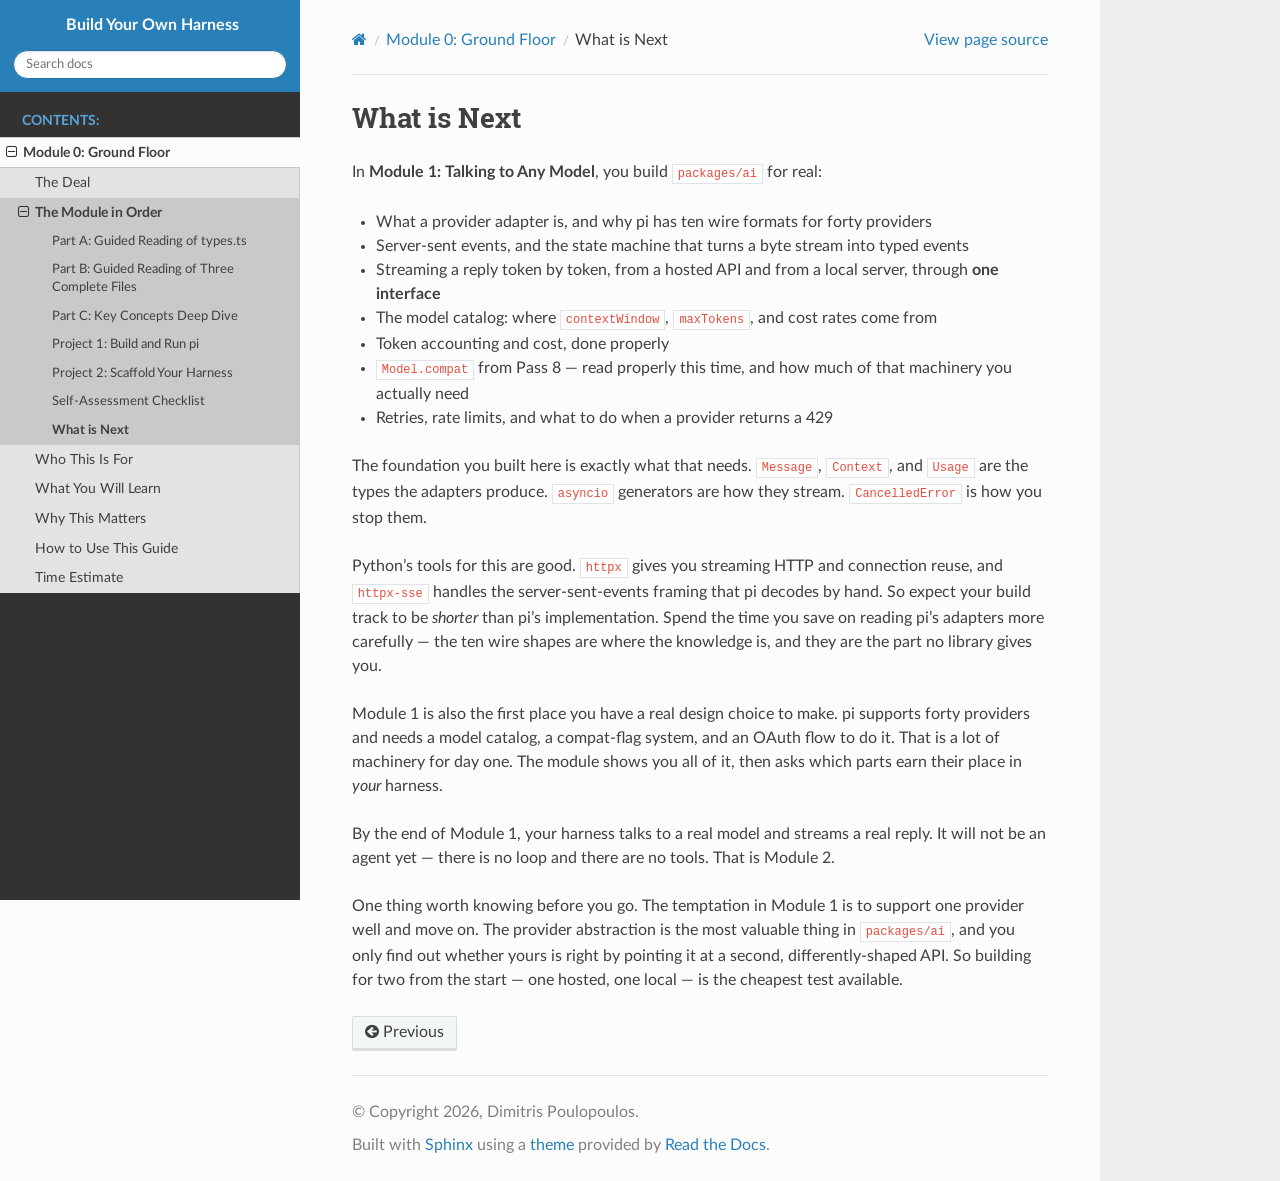
<file: module_0/what_next.html>
<!DOCTYPE html>
<html class="writer-html5" lang="en" data-content_root="../">
<head>
  <meta charset="utf-8" /><meta name="viewport" content="width=device-width, initial-scale=1" />

  <meta name="viewport" content="width=device-width, initial-scale=1.0" />
  <title>What is Next &mdash; Build Your Own Harness 0.0.1 documentation</title>
      <link rel="stylesheet" type="text/css" href="../_static/pygments.css?v=b86133f3" />
      <link rel="stylesheet" type="text/css" href="../_static/css/theme.css?v=9edc463e" />
      <link rel="stylesheet" type="text/css" href="../_static/copybutton.css?v=76b2166b" />
      <link rel="stylesheet" type="text/css" href="../_static/sphinx-design.min.css?v=95c83b7e" />
      <link rel="stylesheet" type="text/css" href="../_static/custom.css?v=0b20a9e2" />

  
      <script src="../_static/jquery.js?v=5d32c60e"></script>
      <script src="../_static/_sphinx_javascript_frameworks_compat.js?v=2cd50e6c"></script>
      <script src="../_static/documentation_options.js?v=d45e8c67"></script>
      <script src="../_static/doctools.js?v=fd6eb6e6"></script>
      <script src="../_static/sphinx_highlight.js?v=6ffebe34"></script>
      <script src="../_static/clipboard.min.js?v=a7894cd8"></script>
      <script src="../_static/copybutton.js?v=6dbb43f8"></script>
      <script src="../_static/design-tabs.js?v=f930bc37"></script>
    <script src="../_static/js/theme.js"></script>
    <link rel="index" title="Index" href="../genindex.html" />
    <link rel="search" title="Search" href="../search.html" />
    <link rel="prev" title="Self-Assessment Checklist" href="checklist.html" /> 
</head>

<body class="wy-body-for-nav"> 
  <div class="wy-grid-for-nav">
    <nav data-toggle="wy-nav-shift" class="wy-nav-side">
      <div class="wy-side-scroll">
        <div class="wy-side-nav-search" >

          
          
          <a href="../index.html" class="icon icon-home">
            Build Your Own Harness
          </a>
<div role="search">
  <form id="rtd-search-form" class="wy-form" action="../search.html" method="get">
    <input type="text" name="q" placeholder="Search docs" aria-label="Search docs" />
    <input type="hidden" name="check_keywords" value="yes" />
    <input type="hidden" name="area" value="default" />
  </form>
</div>
        </div><div class="wy-menu wy-menu-vertical" data-spy="affix" role="navigation" aria-label="Navigation menu">
              <p class="caption" role="heading"><span class="caption-text">Contents:</span></p>
<ul class="current">
<li class="toctree-l1 current"><a class="reference internal" href="index.html">Module 0: Ground Floor</a><ul class="current">
<li class="toctree-l2"><a class="reference internal" href="index.html#the-deal">The Deal</a></li>
<li class="toctree-l2 current"><a class="reference internal" href="index.html#the-module-in-order">The Module in Order</a><ul class="current">
<li class="toctree-l3"><a class="reference internal" href="part_a_types.html">Part A: Guided Reading of types.ts</a></li>
<li class="toctree-l3"><a class="reference internal" href="part_b_files.html">Part B: Guided Reading of Three Complete Files</a></li>
<li class="toctree-l3"><a class="reference internal" href="part_c_concepts.html">Part C: Key Concepts Deep Dive</a></li>
<li class="toctree-l3"><a class="reference internal" href="project_1_run_pi.html">Project 1: Build and Run pi</a></li>
<li class="toctree-l3"><a class="reference internal" href="project_2_scaffold.html">Project 2: Scaffold Your Harness</a></li>
<li class="toctree-l3"><a class="reference internal" href="checklist.html">Self-Assessment Checklist</a></li>
<li class="toctree-l3 current"><a class="current reference internal" href="#">What is Next</a></li>
</ul>
</li>
<li class="toctree-l2"><a class="reference internal" href="index.html#who-this-is-for">Who This Is For</a></li>
<li class="toctree-l2"><a class="reference internal" href="index.html#what-you-will-learn">What You Will Learn</a></li>
<li class="toctree-l2"><a class="reference internal" href="index.html#why-this-matters">Why This Matters</a></li>
<li class="toctree-l2"><a class="reference internal" href="index.html#how-to-use-this-guide">How to Use This Guide</a></li>
<li class="toctree-l2"><a class="reference internal" href="index.html#time-estimate">Time Estimate</a></li>
</ul>
</li>
</ul>

        </div>
      </div>
    </nav>

    <section data-toggle="wy-nav-shift" class="wy-nav-content-wrap"><nav class="wy-nav-top" aria-label="Mobile navigation menu" >
          <i data-toggle="wy-nav-top" class="fa fa-bars"></i>
          <a href="../index.html">Build Your Own Harness</a>
      </nav>

      <div class="wy-nav-content">
        <div class="rst-content">
          <div role="navigation" aria-label="Page navigation">
  <ul class="wy-breadcrumbs">
      <li><a href="../index.html" class="icon icon-home" aria-label="Home"></a></li>
          <li class="breadcrumb-item"><a href="index.html">Module 0: Ground Floor</a></li>
      <li class="breadcrumb-item active">What is Next</li>
      <li class="wy-breadcrumbs-aside">
            <a href="../_sources/module_0/what_next.md.txt" rel="nofollow"> View page source</a>
      </li>
  </ul>
  <hr/>
</div>
          <div role="main" class="document" itemscope="itemscope" itemtype="http://schema.org/Article">
           <div itemprop="articleBody">
             
  <section id="what-is-next">
<h1>What is Next<a class="headerlink" href="#what-is-next" title="Link to this heading"></a></h1>
<p>In <strong>Module 1: Talking to Any Model</strong>, you build <code class="docutils literal notranslate"><span class="pre">packages/ai</span></code> for real:</p>
<ul class="simple">
<li><p>What a provider adapter is, and why pi has ten wire formats for forty providers</p></li>
<li><p>Server-sent events, and the state machine that turns a byte stream into typed events</p></li>
<li><p>Streaming a reply token by token, from a hosted API and from a local server, through <strong>one interface</strong></p></li>
<li><p>The model catalog: where <code class="docutils literal notranslate"><span class="pre">contextWindow</span></code>, <code class="docutils literal notranslate"><span class="pre">maxTokens</span></code>, and cost rates come from</p></li>
<li><p>Token accounting and cost, done properly</p></li>
<li><p><code class="docutils literal notranslate"><span class="pre">Model.compat</span></code> from Pass 8 — read properly this time, and how much of that machinery you actually need</p></li>
<li><p>Retries, rate limits, and what to do when a provider returns a 429</p></li>
</ul>
<p>The foundation you built here is exactly what that needs. <code class="docutils literal notranslate"><span class="pre">Message</span></code>, <code class="docutils literal notranslate"><span class="pre">Context</span></code>, and <code class="docutils literal notranslate"><span class="pre">Usage</span></code> are the types the adapters
produce. <code class="docutils literal notranslate"><span class="pre">asyncio</span></code> generators are how they stream. <code class="docutils literal notranslate"><span class="pre">CancelledError</span></code> is how you stop them.</p>
<p>Python’s tools for this are good. <code class="docutils literal notranslate"><span class="pre">httpx</span></code> gives you streaming HTTP and connection reuse, and <code class="docutils literal notranslate"><span class="pre">httpx-sse</span></code> handles the
server-sent-events framing that pi decodes by hand. So expect your build track to be <em>shorter</em> than pi’s implementation.
Spend the time you save on reading pi’s adapters more carefully — the ten wire shapes are where the knowledge is, and
they are the part no library gives you.</p>
<p>Module 1 is also the first place you have a real design choice to make. pi supports forty providers and needs a model
catalog, a compat-flag system, and an OAuth flow to do it. That is a lot of machinery for day one. The module shows you
all of it, then asks which parts earn their place in <em>your</em> harness.</p>
<p>By the end of Module 1, your harness talks to a real model and streams a real reply. It will not be an agent yet — there
is no loop and there are no tools. That is Module 2.</p>
<p>One thing worth knowing before you go. The temptation in Module 1 is to support one provider well and move on. The
provider abstraction is the most valuable thing in <code class="docutils literal notranslate"><span class="pre">packages/ai</span></code>, and you only find out whether yours is right by
pointing it at a second, differently-shaped API. So building for two from the start — one hosted, one local — is the
cheapest test available.</p>
</section>


           </div>
          </div>
          <footer><div class="rst-footer-buttons" role="navigation" aria-label="Footer">
        <a href="checklist.html" class="btn btn-neutral float-left" title="Self-Assessment Checklist" accesskey="p" rel="prev"><span class="fa fa-arrow-circle-left" aria-hidden="true"></span> Previous</a>
    </div>

  <hr/>

  <div role="contentinfo">
    <p>&#169; Copyright 2026, Dimitris Poulopoulos.</p>
  </div>

  Built with <a href="https://www.sphinx-doc.org/">Sphinx</a> using a
    <a href="https://github.com/readthedocs/sphinx_rtd_theme">theme</a>
    provided by <a href="https://readthedocs.org">Read the Docs</a>.
   

</footer>
        </div>
      </div>
    </section>
  </div>
  <script>
      jQuery(function () {
          SphinxRtdTheme.Navigation.enable(true);
      });
  </script> 

</body>
</html>
</file>
<file: _static/pygments.css>
pre { line-height: 125%; }
td.linenos .normal { color: inherit; background-color: transparent; padding-left: 5px; padding-right: 5px; }
span.linenos { color: inherit; background-color: transparent; padding-left: 5px; padding-right: 5px; }
td.linenos .special { color: #000000; background-color: #ffffc0; padding-left: 5px; padding-right: 5px; }
span.linenos.special { color: #000000; background-color: #ffffc0; padding-left: 5px; padding-right: 5px; }
.highlight .hll { background-color: #ffffcc }
.highlight { background: #f8f8f8; }
.highlight .c { color: #3D7B7B; font-style: italic } /* Comment */
.highlight .err { border: 1px solid #F00 } /* Error */
.highlight .k { color: #008000; font-weight: bold } /* Keyword */
.highlight .o { color: #666 } /* Operator */
.highlight .ch { color: #3D7B7B; font-style: italic } /* Comment.Hashbang */
.highlight .cm { color: #3D7B7B; font-style: italic } /* Comment.Multiline */
.highlight .cp { color: #9C6500 } /* Comment.Preproc */
.highlight .cpf { color: #3D7B7B; font-style: italic } /* Comment.PreprocFile */
.highlight .c1 { color: #3D7B7B; font-style: italic } /* Comment.Single */
.highlight .cs { color: #3D7B7B; font-style: italic } /* Comment.Special */
.highlight .gd { color: #A00000 } /* Generic.Deleted */
.highlight .ge { font-style: italic } /* Generic.Emph */
.highlight .ges { font-weight: bold; font-style: italic } /* Generic.EmphStrong */
.highlight .gr { color: #E40000 } /* Generic.Error */
.highlight .gh { color: #000080; font-weight: bold } /* Generic.Heading */
.highlight .gi { color: #008400 } /* Generic.Inserted */
.highlight .go { color: #717171 } /* Generic.Output */
.highlight .gp { color: #000080; font-weight: bold } /* Generic.Prompt */
.highlight .gs { font-weight: bold } /* Generic.Strong */
.highlight .gu { color: #800080; font-weight: bold } /* Generic.Subheading */
.highlight .gt { color: #04D } /* Generic.Traceback */
.highlight .kc { color: #008000; font-weight: bold } /* Keyword.Constant */
.highlight .kd { color: #008000; font-weight: bold } /* Keyword.Declaration */
.highlight .kn { color: #008000; font-weight: bold } /* Keyword.Namespace */
.highlight .kp { color: #008000 } /* Keyword.Pseudo */
.highlight .kr { color: #008000; font-weight: bold } /* Keyword.Reserved */
.highlight .kt { color: #B00040 } /* Keyword.Type */
.highlight .m { color: #666 } /* Literal.Number */
.highlight .s { color: #BA2121 } /* Literal.String */
.highlight .na { color: #687822 } /* Name.Attribute */
.highlight .nb { color: #008000 } /* Name.Builtin */
.highlight .nc { color: #00F; font-weight: bold } /* Name.Class */
.highlight .no { color: #800 } /* Name.Constant */
.highlight .nd { color: #A2F } /* Name.Decorator */
.highlight .ni { color: #717171; font-weight: bold } /* Name.Entity */
.highlight .ne { color: #CB3F38; font-weight: bold } /* Name.Exception */
.highlight .nf { color: #00F } /* Name.Function */
.highlight .nl { color: #767600 } /* Name.Label */
.highlight .nn { color: #00F; font-weight: bold } /* Name.Namespace */
.highlight .nt { color: #008000; font-weight: bold } /* Name.Tag */
.highlight .nv { color: #19177C } /* Name.Variable */
.highlight .ow { color: #A2F; font-weight: bold } /* Operator.Word */
.highlight .w { color: #BBB } /* Text.Whitespace */
.highlight .mb { color: #666 } /* Literal.Number.Bin */
.highlight .mf { color: #666 } /* Literal.Number.Float */
.highlight .mh { color: #666 } /* Literal.Number.Hex */
.highlight .mi { color: #666 } /* Literal.Number.Integer */
.highlight .mo { color: #666 } /* Literal.Number.Oct */
.highlight .sa { color: #BA2121 } /* Literal.String.Affix */
.highlight .sb { color: #BA2121 } /* Literal.String.Backtick */
.highlight .sc { color: #BA2121 } /* Literal.String.Char */
.highlight .dl { color: #BA2121 } /* Literal.String.Delimiter */
.highlight .sd { color: #BA2121; font-style: italic } /* Literal.String.Doc */
.highlight .s2 { color: #BA2121 } /* Literal.String.Double */
.highlight .se { color: #AA5D1F; font-weight: bold } /* Literal.String.Escape */
.highlight .sh { color: #BA2121 } /* Literal.String.Heredoc */
.highlight .si { color: #A45A77; font-weight: bold } /* Literal.String.Interpol */
.highlight .sx { color: #008000 } /* Literal.String.Other */
.highlight .sr { color: #A45A77 } /* Literal.String.Regex */
.highlight .s1 { color: #BA2121 } /* Literal.String.Single */
.highlight .ss { color: #19177C } /* Literal.String.Symbol */
.highlight .bp { color: #008000 } /* Name.Builtin.Pseudo */
.highlight .fm { color: #00F } /* Name.Function.Magic */
.highlight .vc { color: #19177C } /* Name.Variable.Class */
.highlight .vg { color: #19177C } /* Name.Variable.Global */
.highlight .vi { color: #19177C } /* Name.Variable.Instance */
.highlight .vm { color: #19177C } /* Name.Variable.Magic */
.highlight .il { color: #666 } /* Literal.Number.Integer.Long */
</file>
<file: _static/css/theme.css>
html{box-sizing:border-box}*,:after,:before{box-sizing:inherit}article,aside,details,figcaption,figure,footer,header,hgroup,nav,section{display:block}audio,canvas,video{display:inline-block;*display:inline;*zoom:1}[hidden],audio:not([controls]){display:none}*{-webkit-box-sizing:border-box;-moz-box-sizing:border-box;box-sizing:border-box}html{font-size:100%;-webkit-text-size-adjust:100%;-ms-text-size-adjust:100%}body{margin:0}a:active,a:hover{outline:0}abbr[title]{border-bottom:1px dotted}b,strong{font-weight:700}blockquote{margin:0}dfn{font-style:italic}ins{background:#ff9;text-decoration:none}ins,mark{color:#000}mark{background:#ff0;font-style:italic;font-weight:700}.rst-content code,.rst-content tt,code,kbd,pre,samp{font-family:monospace,serif;_font-family:courier new,monospace;font-size:1em}pre{white-space:pre}q{quotes:none}q:after,q:before{content:"";content:none}small{font-size:85%}sub,sup{font-size:75%;line-height:0;position:relative;vertical-align:baseline}sup{top:-.5em}sub{bottom:-.25em}dl,ol,ul{margin:0;padding:0;list-style:none;list-style-image:none}li{list-style:none}dd{margin:0}img{border:0;-ms-interpolation-mode:bicubic;vertical-align:middle;max-width:100%}svg:not(:root){overflow:hidden}figure,form{margin:0}label{cursor:pointer}button,input,select,textarea{font-size:100%;margin:0;vertical-align:baseline;*vertical-align:middle}button,input{line-height:normal}button,input[type=button],input[type=reset],input[type=submit]{cursor:pointer;-webkit-appearance:button;*overflow:visible}button[disabled],input[disabled]{cursor:default}input[type=search]{-webkit-appearance:textfield;-moz-box-sizing:content-box;-webkit-box-sizing:content-box;box-sizing:content-box}textarea{resize:vertical}table{border-collapse:collapse;border-spacing:0}td{vertical-align:top}.chromeframe{margin:.2em 0;background:#ccc;color:#000;padding:.2em 0}.ir{display:block;border:0;text-indent:-999em;overflow:hidden;background-color:transparent;background-repeat:no-repeat;text-align:left;direction:ltr;*line-height:0}.ir br{display:none}.hidden{display:none!important;visibility:hidden}.visuallyhidden{border:0;clip:rect(0 0 0 0);height:1px;margin:-1px;overflow:hidden;padding:0;position:absolute;width:1px}.visuallyhidden.focusable:active,.visuallyhidden.focusable:focus{clip:auto;height:auto;margin:0;overflow:visible;position:static;width:auto}.invisible{visibility:hidden}.relative{position:relative}big,small{font-size:100%}@media print{body,html,section{background:none!important}*{box-shadow:none!important;text-shadow:none!important;filter:none!important;-ms-filter:none!important}a,a:visited{text-decoration:underline}.ir a:after,a[href^="#"]:after,a[href^="javascript:"]:after{content:""}blockquote,pre{page-break-inside:avoid}thead{display:table-header-group}img,tr{page-break-inside:avoid}img{max-width:100%!important}@page{margin:.5cm}.rst-content .toctree-wrapper>p.caption,h2,h3,p{orphans:3;widows:3}.rst-content .toctree-wrapper>p.caption,h2,h3{page-break-after:avoid}}.btn,.fa:before,.icon:before,.rst-content .admonition,.rst-content .admonition-title:before,.rst-content .admonition-todo,.rst-content .attention,.rst-content .caution,.rst-content .code-block-caption .headerlink:before,.rst-content .danger,.rst-content .eqno .headerlink:before,.rst-content .error,.rst-content .hint,.rst-content .important,.rst-content .note,.rst-content .seealso,.rst-content .tip,.rst-content .warning,.rst-content code.download span:first-child:before,.rst-content dl dt .headerlink:before,.rst-content h1 .headerlink:before,.rst-content h2 .headerlink:before,.rst-content h3 .headerlink:before,.rst-content h4 .headerlink:before,.rst-content h5 .headerlink:before,.rst-content h6 .headerlink:before,.rst-content p.caption .headerlink:before,.rst-content p .headerlink:before,.rst-content table>caption .headerlink:before,.rst-content tt.download span:first-child:before,.wy-alert,.wy-dropdown .caret:before,.wy-inline-validate.wy-inline-validate-danger .wy-input-context:before,.wy-inline-validate.wy-inline-validate-info .wy-input-context:before,.wy-inline-validate.wy-inline-validate-success .wy-input-context:before,.wy-inline-validate.wy-inline-validate-warning .wy-input-context:before,.wy-menu-vertical li.current>a button.toctree-expand:before,.wy-menu-vertical li.on a button.toctree-expand:before,.wy-menu-vertical li button.toctree-expand:before,input[type=color],input[type=date],input[type=datetime-local],input[type=datetime],input[type=email],input[type=month],input[type=number],input[type=password],input[type=search],input[type=tel],input[type=text],input[type=time],input[type=url],input[type=week],select,textarea{-webkit-font-smoothing:antialiased}.clearfix{*zoom:1}.clearfix:after,.clearfix:before{display:table;content:""}.clearfix:after{clear:both}/*!
 *  Font Awesome 4.7.0 by @davegandy - http://fontawesome.io - @fontawesome
 *  License - http://fontawesome.io/license (Font: SIL OFL 1.1, CSS: MIT License)
 */@font-face{font-family:FontAwesome;src:url(fonts/fontawesome-webfont.eot?674f50d287a8c48dc19ba404d20fe713);src:url(fonts/fontawesome-webfont.eot?674f50d287a8c48dc19ba404d20fe713?#iefix&v=4.7.0) format("embedded-opentype"),url(fonts/fontawesome-webfont.woff2?af7ae505a9eed503f8b8e6982036873e) format("woff2"),url(fonts/fontawesome-webfont.woff?fee66e712a8a08eef5805a46892932ad) format("woff"),url(fonts/fontawesome-webfont.ttf?b06871f281fee6b241d60582ae9369b9) format("truetype"),url(fonts/fontawesome-webfont.svg?912ec66d7572ff821749319396470bde#fontawesomeregular) format("svg");font-weight:400;font-style:normal}.fa,.icon,.rst-content .admonition-title,.rst-content .code-block-caption .headerlink,.rst-content .eqno .headerlink,.rst-content code.download span:first-child,.rst-content dl dt .headerlink,.rst-content h1 .headerlink,.rst-content h2 .headerlink,.rst-content h3 .headerlink,.rst-content h4 .headerlink,.rst-content h5 .headerlink,.rst-content h6 .headerlink,.rst-content p.caption .headerlink,.rst-content p .headerlink,.rst-content table>caption .headerlink,.rst-content tt.download span:first-child,.wy-menu-vertical li.current>a button.toctree-expand,.wy-menu-vertical li.on a button.toctree-expand,.wy-menu-vertical li button.toctree-expand{display:inline-block;font:normal normal normal 14px/1 FontAwesome;font-size:inherit;text-rendering:auto;-webkit-font-smoothing:antialiased;-moz-osx-font-smoothing:grayscale}.fa-lg{font-size:1.33333em;line-height:.75em;vertical-align:-15%}.fa-2x{font-size:2em}.fa-3x{font-size:3em}.fa-4x{font-size:4em}.fa-5x{font-size:5em}.fa-fw{width:1.28571em;text-align:center}.fa-ul{padding-left:0;margin-left:2.14286em;list-style-type:none}.fa-ul>li{position:relative}.fa-li{position:absolute;left:-2.14286em;width:2.14286em;top:.14286em;text-align:center}.fa-li.fa-lg{left:-1.85714em}.fa-border{padding:.2em .25em .15em;border:.08em solid #eee;border-radius:.1em}.fa-pull-left{float:left}.fa-pull-right{float:right}.fa-pull-left.icon,.fa.fa-pull-left,.rst-content .code-block-caption .fa-pull-left.headerlink,.rst-content .eqno .fa-pull-left.headerlink,.rst-content .fa-pull-left.admonition-title,.rst-content code.download span.fa-pull-left:first-child,.rst-content dl dt .fa-pull-left.headerlink,.rst-content h1 .fa-pull-left.headerlink,.rst-content h2 .fa-pull-left.headerlink,.rst-content h3 .fa-pull-left.headerlink,.rst-content h4 .fa-pull-left.headerlink,.rst-content h5 .fa-pull-left.headerlink,.rst-content h6 .fa-pull-left.headerlink,.rst-content p .fa-pull-left.headerlink,.rst-content table>caption .fa-pull-left.headerlink,.rst-content tt.download span.fa-pull-left:first-child,.wy-menu-vertical li.current>a button.fa-pull-left.toctree-expand,.wy-menu-vertical li.on a button.fa-pull-left.toctree-expand,.wy-menu-vertical li button.fa-pull-left.toctree-expand{margin-right:.3em}.fa-pull-right.icon,.fa.fa-pull-right,.rst-content .code-block-caption .fa-pull-right.headerlink,.rst-content .eqno .fa-pull-right.headerlink,.rst-content .fa-pull-right.admonition-title,.rst-content code.download span.fa-pull-right:first-child,.rst-content dl dt .fa-pull-right.headerlink,.rst-content h1 .fa-pull-right.headerlink,.rst-content h2 .fa-pull-right.headerlink,.rst-content h3 .fa-pull-right.headerlink,.rst-content h4 .fa-pull-right.headerlink,.rst-content h5 .fa-pull-right.headerlink,.rst-content h6 .fa-pull-right.headerlink,.rst-content p .fa-pull-right.headerlink,.rst-content table>caption .fa-pull-right.headerlink,.rst-content tt.download span.fa-pull-right:first-child,.wy-menu-vertical li.current>a button.fa-pull-right.toctree-expand,.wy-menu-vertical li.on a button.fa-pull-right.toctree-expand,.wy-menu-vertical li button.fa-pull-right.toctree-expand{margin-left:.3em}.pull-right{float:right}.pull-left{float:left}.fa.pull-left,.pull-left.icon,.rst-content .code-block-caption .pull-left.headerlink,.rst-content .eqno .pull-left.headerlink,.rst-content .pull-left.admonition-title,.rst-content code.download span.pull-left:first-child,.rst-content dl dt .pull-left.headerlink,.rst-content h1 .pull-left.headerlink,.rst-content h2 .pull-left.headerlink,.rst-content h3 .pull-left.headerlink,.rst-content h4 .pull-left.headerlink,.rst-content h5 .pull-left.headerlink,.rst-content h6 .pull-left.headerlink,.rst-content p .pull-left.headerlink,.rst-content table>caption .pull-left.headerlink,.rst-content tt.download span.pull-left:first-child,.wy-menu-vertical li.current>a button.pull-left.toctree-expand,.wy-menu-vertical li.on a button.pull-left.toctree-expand,.wy-menu-vertical li button.pull-left.toctree-expand{margin-right:.3em}.fa.pull-right,.pull-right.icon,.rst-content .code-block-caption .pull-right.headerlink,.rst-content .eqno .pull-right.headerlink,.rst-content .pull-right.admonition-title,.rst-content code.download span.pull-right:first-child,.rst-content dl dt .pull-right.headerlink,.rst-content h1 .pull-right.headerlink,.rst-content h2 .pull-right.headerlink,.rst-content h3 .pull-right.headerlink,.rst-content h4 .pull-right.headerlink,.rst-content h5 .pull-right.headerlink,.rst-content h6 .pull-right.headerlink,.rst-content p .pull-right.headerlink,.rst-content table>caption .pull-right.headerlink,.rst-content tt.download span.pull-right:first-child,.wy-menu-vertical li.current>a button.pull-right.toctree-expand,.wy-menu-vertical li.on a button.pull-right.toctree-expand,.wy-menu-vertical li button.pull-right.toctree-expand{margin-left:.3em}.fa-spin{-webkit-animation:fa-spin 2s linear infinite;animation:fa-spin 2s linear infinite}.fa-pulse{-webkit-animation:fa-spin 1s steps(8) infinite;animation:fa-spin 1s steps(8) infinite}@-webkit-keyframes fa-spin{0%{-webkit-transform:rotate(0deg);transform:rotate(0deg)}to{-webkit-transform:rotate(359deg);transform:rotate(359deg)}}@keyframes fa-spin{0%{-webkit-transform:rotate(0deg);transform:rotate(0deg)}to{-webkit-transform:rotate(359deg);transform:rotate(359deg)}}.fa-rotate-90{-ms-filter:"progid:DXImageTransform.Microsoft.BasicImage(rotation=1)";-webkit-transform:rotate(90deg);-ms-transform:rotate(90deg);transform:rotate(90deg)}.fa-rotate-180{-ms-filter:"progid:DXImageTransform.Microsoft.BasicImage(rotation=2)";-webkit-transform:rotate(180deg);-ms-transform:rotate(180deg);transform:rotate(180deg)}.fa-rotate-270{-ms-filter:"progid:DXImageTransform.Microsoft.BasicImage(rotation=3)";-webkit-transform:rotate(270deg);-ms-transform:rotate(270deg);transform:rotate(270deg)}.fa-flip-horizontal{-ms-filter:"progid:DXImageTransform.Microsoft.BasicImage(rotation=0, mirror=1)";-webkit-transform:scaleX(-1);-ms-transform:scaleX(-1);transform:scaleX(-1)}.fa-flip-vertical{-ms-filter:"progid:DXImageTransform.Microsoft.BasicImage(rotation=2, mirror=1)";-webkit-transform:scaleY(-1);-ms-transform:scaleY(-1);transform:scaleY(-1)}:root .fa-flip-horizontal,:root .fa-flip-vertical,:root .fa-rotate-90,:root .fa-rotate-180,:root .fa-rotate-270{filter:none}.fa-stack{position:relative;display:inline-block;width:2em;height:2em;line-height:2em;vertical-align:middle}.fa-stack-1x,.fa-stack-2x{position:absolute;left:0;width:100%;text-align:center}.fa-stack-1x{line-height:inherit}.fa-stack-2x{font-size:2em}.fa-inverse{color:#fff}.fa-glass:before{content:""}.fa-music:before{content:""}.fa-search:before,.icon-search:before{content:""}.fa-envelope-o:before{content:""}.fa-heart:before{content:""}.fa-star:before{content:""}.fa-star-o:before{content:""}.fa-user:before{content:""}.fa-film:before{content:""}.fa-th-large:before{content:""}.fa-th:before{content:""}.fa-th-list:before{content:""}.fa-check:before{content:""}.fa-close:before,.fa-remove:before,.fa-times:before{content:""}.fa-search-plus:before{content:""}.fa-search-minus:before{content:""}.fa-power-off:before{content:""}.fa-signal:before{content:""}.fa-cog:before,.fa-gear:before{content:""}.fa-trash-o:before{content:""}.fa-home:before,.icon-home:before{content:""}.fa-file-o:before{content:""}.fa-clock-o:before{content:""}.fa-road:before{content:""}.fa-download:before,.rst-content code.download span:first-child:before,.rst-content tt.download span:first-child:before{content:""}.fa-arrow-circle-o-down:before{content:""}.fa-arrow-circle-o-up:before{content:""}.fa-inbox:before{content:""}.fa-play-circle-o:before{content:""}.fa-repeat:before,.fa-rotate-right:before{content:""}.fa-refresh:before{content:""}.fa-list-alt:before{content:""}.fa-lock:before{content:""}.fa-flag:before{content:""}.fa-headphones:before{content:""}.fa-volume-off:before{content:""}.fa-volume-down:before{content:""}.fa-volume-up:before{content:""}.fa-qrcode:before{content:""}.fa-barcode:before{content:""}.fa-tag:before{content:""}.fa-tags:before{content:""}.fa-book:before,.icon-book:before{content:""}.fa-bookmark:before{content:""}.fa-print:before{content:""}.fa-camera:before{content:""}.fa-font:before{content:""}.fa-bold:before{content:""}.fa-italic:before{content:""}.fa-text-height:before{content:""}.fa-text-width:before{content:""}.fa-align-left:before{content:""}.fa-align-center:before{content:""}.fa-align-right:before{content:""}.fa-align-justify:before{content:""}.fa-list:before{content:""}.fa-dedent:before,.fa-outdent:before{content:""}.fa-indent:before{content:""}.fa-video-camera:before{content:""}.fa-image:before,.fa-photo:before,.fa-picture-o:before{content:""}.fa-pencil:before{content:""}.fa-map-marker:before{content:""}.fa-adjust:before{content:""}.fa-tint:before{content:""}.fa-edit:before,.fa-pencil-square-o:before{content:""}.fa-share-square-o:before{content:""}.fa-check-square-o:before{content:""}.fa-arrows:before{content:""}.fa-step-backward:before{content:""}.fa-fast-backward:before{content:""}.fa-backward:before{content:""}.fa-play:before{content:""}.fa-pause:before{content:""}.fa-stop:before{content:""}.fa-forward:before{content:""}.fa-fast-forward:before{content:""}.fa-step-forward:before{content:""}.fa-eject:before{content:""}.fa-chevron-left:before{content:""}.fa-chevron-right:before{content:""}.fa-plus-circle:before{content:""}.fa-minus-circle:before{content:""}.fa-times-circle:before,.wy-inline-validate.wy-inline-validate-danger .wy-input-context:before{content:""}.fa-check-circle:before,.wy-inline-validate.wy-inline-validate-success .wy-input-context:before{content:""}.fa-question-circle:before{content:""}.fa-info-circle:before{content:""}.fa-crosshairs:before{content:""}.fa-times-circle-o:before{content:""}.fa-check-circle-o:before{content:""}.fa-ban:before{content:""}.fa-arrow-left:before{content:""}.fa-arrow-right:before{content:""}.fa-arrow-up:before{content:""}.fa-arrow-down:before{content:""}.fa-mail-forward:before,.fa-share:before{content:""}.fa-expand:before{content:""}.fa-compress:before{content:""}.fa-plus:before{content:""}.fa-minus:before{content:""}.fa-asterisk:before{content:""}.fa-exclamation-circle:before,.rst-content .admonition-title:before,.wy-inline-validate.wy-inline-validate-info .wy-input-context:before,.wy-inline-validate.wy-inline-validate-warning .wy-input-context:before{content:""}.fa-gift:before{content:""}.fa-leaf:before{content:""}.fa-fire:before,.icon-fire:before{content:""}.fa-eye:before{content:""}.fa-eye-slash:before{content:""}.fa-exclamation-triangle:before,.fa-warning:before{content:""}.fa-plane:before{content:""}.fa-calendar:before{content:""}.fa-random:before{content:""}.fa-comment:before{content:""}.fa-magnet:before{content:""}.fa-chevron-up:before{content:""}.fa-chevron-down:before{content:""}.fa-retweet:before{content:""}.fa-shopping-cart:before{content:""}.fa-folder:before{content:""}.fa-folder-open:before{content:""}.fa-arrows-v:before{content:""}.fa-arrows-h:before{content:""}.fa-bar-chart-o:before,.fa-bar-chart:before{content:""}.fa-twitter-square:before{content:""}.fa-facebook-square:before{content:""}.fa-camera-retro:before{content:""}.fa-key:before{content:""}.fa-cogs:before,.fa-gears:before{content:""}.fa-comments:before{content:""}.fa-thumbs-o-up:before{content:""}.fa-thumbs-o-down:before{content:""}.fa-star-half:before{content:""}.fa-heart-o:before{content:""}.fa-sign-out:before{content:""}.fa-linkedin-square:before{content:""}.fa-thumb-tack:before{content:""}.fa-external-link:before{content:""}.fa-sign-in:before{content:""}.fa-trophy:before{content:""}.fa-github-square:before{content:""}.fa-upload:before{content:""}.fa-lemon-o:before{content:""}.fa-phone:before{content:""}.fa-square-o:before{content:""}.fa-bookmark-o:before{content:""}.fa-phone-square:before{content:""}.fa-twitter:before{content:""}.fa-facebook-f:before,.fa-facebook:before{content:""}.fa-github:before,.icon-github:before{content:""}.fa-unlock:before{content:""}.fa-credit-card:before{content:""}.fa-feed:before,.fa-rss:before{content:""}.fa-hdd-o:before{content:""}.fa-bullhorn:before{content:""}.fa-bell:before{content:""}.fa-certificate:before{content:""}.fa-hand-o-right:before{content:""}.fa-hand-o-left:before{content:""}.fa-hand-o-up:before{content:""}.fa-hand-o-down:before{content:""}.fa-arrow-circle-left:before,.icon-circle-arrow-left:before{content:""}.fa-arrow-circle-right:before,.icon-circle-arrow-right:before{content:""}.fa-arrow-circle-up:before{content:""}.fa-arrow-circle-down:before{content:""}.fa-globe:before{content:""}.fa-wrench:before{content:""}.fa-tasks:before{content:""}.fa-filter:before{content:""}.fa-briefcase:before{content:""}.fa-arrows-alt:before{content:""}.fa-group:before,.fa-users:before{content:""}.fa-chain:before,.fa-link:before,.icon-link:before{content:""}.fa-cloud:before{content:""}.fa-flask:before{content:""}.fa-cut:before,.fa-scissors:before{content:""}.fa-copy:before,.fa-files-o:before{content:""}.fa-paperclip:before{content:""}.fa-floppy-o:before,.fa-save:before{content:""}.fa-square:before{content:""}.fa-bars:before,.fa-navicon:before,.fa-reorder:before{content:""}.fa-list-ul:before{content:""}.fa-list-ol:before{content:""}.fa-strikethrough:before{content:""}.fa-underline:before{content:""}.fa-table:before{content:""}.fa-magic:before{content:""}.fa-truck:before{content:""}.fa-pinterest:before{content:""}.fa-pinterest-square:before{content:""}.fa-google-plus-square:before{content:""}.fa-google-plus:before{content:""}.fa-money:before{content:""}.fa-caret-down:before,.icon-caret-down:before,.wy-dropdown .caret:before{content:""}.fa-caret-up:before{content:""}.fa-caret-left:before{content:""}.fa-caret-right:before{content:""}.fa-columns:before{content:""}.fa-sort:before,.fa-unsorted:before{content:""}.fa-sort-desc:before,.fa-sort-down:before{content:""}.fa-sort-asc:before,.fa-sort-up:before{content:""}.fa-envelope:before{content:""}.fa-linkedin:before{content:""}.fa-rotate-left:before,.fa-undo:before{content:""}.fa-gavel:before,.fa-legal:before{content:""}.fa-dashboard:before,.fa-tachometer:before{content:""}.fa-comment-o:before{content:""}.fa-comments-o:before{content:""}.fa-bolt:before,.fa-flash:before{content:""}.fa-sitemap:before{content:""}.fa-umbrella:before{content:""}.fa-clipboard:before,.fa-paste:before{content:""}.fa-lightbulb-o:before{content:""}.fa-exchange:before{content:""}.fa-cloud-download:before{content:""}.fa-cloud-upload:before{content:""}.fa-user-md:before{content:""}.fa-stethoscope:before{content:""}.fa-suitcase:before{content:""}.fa-bell-o:before{content:""}.fa-coffee:before{content:""}.fa-cutlery:before{content:""}.fa-file-text-o:before{content:""}.fa-building-o:before{content:""}.fa-hospital-o:before{content:""}.fa-ambulance:before{content:""}.fa-medkit:before{content:""}.fa-fighter-jet:before{content:""}.fa-beer:before{content:""}.fa-h-square:before{content:""}.fa-plus-square:before{content:""}.fa-angle-double-left:before{content:""}.fa-angle-double-right:before{content:""}.fa-angle-double-up:before{content:""}.fa-angle-double-down:before{content:""}.fa-angle-left:before{content:""}.fa-angle-right:before{content:""}.fa-angle-up:before{content:""}.fa-angle-down:before{content:""}.fa-desktop:before{content:""}.fa-laptop:before{content:""}.fa-tablet:before{content:""}.fa-mobile-phone:before,.fa-mobile:before{content:""}.fa-circle-o:before{content:""}.fa-quote-left:before{content:""}.fa-quote-right:before{content:""}.fa-spinner:before{content:""}.fa-circle:before{content:""}.fa-mail-reply:before,.fa-reply:before{content:""}.fa-github-alt:before{content:""}.fa-folder-o:before{content:""}.fa-folder-open-o:before{content:""}.fa-smile-o:before{content:""}.fa-frown-o:before{content:""}.fa-meh-o:before{content:""}.fa-gamepad:before{content:""}.fa-keyboard-o:before{content:""}.fa-flag-o:before{content:""}.fa-flag-checkered:before{content:""}.fa-terminal:before{content:""}.fa-code:before{content:""}.fa-mail-reply-all:before,.fa-reply-all:before{content:""}.fa-star-half-empty:before,.fa-star-half-full:before,.fa-star-half-o:before{content:""}.fa-location-arrow:before{content:""}.fa-crop:before{content:""}.fa-code-fork:before{content:""}.fa-chain-broken:before,.fa-unlink:before{content:""}.fa-question:before{content:""}.fa-info:before{content:""}.fa-exclamation:before{content:""}.fa-superscript:before{content:""}.fa-subscript:before{content:""}.fa-eraser:before{content:""}.fa-puzzle-piece:before{content:""}.fa-microphone:before{content:""}.fa-microphone-slash:before{content:""}.fa-shield:before{content:""}.fa-calendar-o:before{content:""}.fa-fire-extinguisher:before{content:""}.fa-rocket:before{content:""}.fa-maxcdn:before{content:""}.fa-chevron-circle-left:before{content:""}.fa-chevron-circle-right:before{content:""}.fa-chevron-circle-up:before{content:""}.fa-chevron-circle-down:before{content:""}.fa-html5:before{content:""}.fa-css3:before{content:""}.fa-anchor:before{content:""}.fa-unlock-alt:before{content:""}.fa-bullseye:before{content:""}.fa-ellipsis-h:before{content:""}.fa-ellipsis-v:before{content:""}.fa-rss-square:before{content:""}.fa-play-circle:before{content:""}.fa-ticket:before{content:""}.fa-minus-square:before{content:""}.fa-minus-square-o:before,.wy-menu-vertical li.current>a button.toctree-expand:before,.wy-menu-vertical li.on a button.toctree-expand:before{content:""}.fa-level-up:before{content:""}.fa-level-down:before{content:""}.fa-check-square:before{content:""}.fa-pencil-square:before{content:""}.fa-external-link-square:before{content:""}.fa-share-square:before{content:""}.fa-compass:before{content:""}.fa-caret-square-o-down:before,.fa-toggle-down:before{content:""}.fa-caret-square-o-up:before,.fa-toggle-up:before{content:""}.fa-caret-square-o-right:before,.fa-toggle-right:before{content:""}.fa-eur:before,.fa-euro:before{content:""}.fa-gbp:before{content:""}.fa-dollar:before,.fa-usd:before{content:""}.fa-inr:before,.fa-rupee:before{content:""}.fa-cny:before,.fa-jpy:before,.fa-rmb:before,.fa-yen:before{content:""}.fa-rouble:before,.fa-rub:before,.fa-ruble:before{content:""}.fa-krw:before,.fa-won:before{content:""}.fa-bitcoin:before,.fa-btc:before{content:""}.fa-file:before{content:""}.fa-file-text:before{content:""}.fa-sort-alpha-asc:before{content:""}.fa-sort-alpha-desc:before{content:""}.fa-sort-amount-asc:before{content:""}.fa-sort-amount-desc:before{content:""}.fa-sort-numeric-asc:before{content:""}.fa-sort-numeric-desc:before{content:""}.fa-thumbs-up:before{content:""}.fa-thumbs-down:before{content:""}.fa-youtube-square:before{content:""}.fa-youtube:before{content:""}.fa-xing:before{content:""}.fa-xing-square:before{content:""}.fa-youtube-play:before{content:""}.fa-dropbox:before{content:""}.fa-stack-overflow:before{content:""}.fa-instagram:before{content:""}.fa-flickr:before{content:""}.fa-adn:before{content:""}.fa-bitbucket:before,.icon-bitbucket:before{content:""}.fa-bitbucket-square:before{content:""}.fa-tumblr:before{content:""}.fa-tumblr-square:before{content:""}.fa-long-arrow-down:before{content:""}.fa-long-arrow-up:before{content:""}.fa-long-arrow-left:before{content:""}.fa-long-arrow-right:before{content:""}.fa-apple:before{content:""}.fa-windows:before{content:""}.fa-android:before{content:""}.fa-linux:before{content:""}.fa-dribbble:before{content:""}.fa-skype:before{content:""}.fa-foursquare:before{content:""}.fa-trello:before{content:""}.fa-female:before{content:""}.fa-male:before{content:""}.fa-gittip:before,.fa-gratipay:before{content:""}.fa-sun-o:before{content:""}.fa-moon-o:before{content:""}.fa-archive:before{content:""}.fa-bug:before{content:""}.fa-vk:before{content:""}.fa-weibo:before{content:""}.fa-renren:before{content:""}.fa-pagelines:before{content:""}.fa-stack-exchange:before{content:""}.fa-arrow-circle-o-right:before{content:""}.fa-arrow-circle-o-left:before{content:""}.fa-caret-square-o-left:before,.fa-toggle-left:before{content:""}.fa-dot-circle-o:before{content:""}.fa-wheelchair:before{content:""}.fa-vimeo-square:before{content:""}.fa-try:before,.fa-turkish-lira:before{content:""}.fa-plus-square-o:before,.wy-menu-vertical li button.toctree-expand:before{content:""}.fa-space-shuttle:before{content:""}.fa-slack:before{content:""}.fa-envelope-square:before{content:""}.fa-wordpress:before{content:""}.fa-openid:before{content:""}.fa-bank:before,.fa-institution:before,.fa-university:before{content:""}.fa-graduation-cap:before,.fa-mortar-board:before{content:""}.fa-yahoo:before{content:""}.fa-google:before{content:""}.fa-reddit:before{content:""}.fa-reddit-square:before{content:""}.fa-stumbleupon-circle:before{content:""}.fa-stumbleupon:before{content:""}.fa-delicious:before{content:""}.fa-digg:before{content:""}.fa-pied-piper-pp:before{content:""}.fa-pied-piper-alt:before{content:""}.fa-drupal:before{content:""}.fa-joomla:before{content:""}.fa-language:before{content:""}.fa-fax:before{content:""}.fa-building:before{content:""}.fa-child:before{content:""}.fa-paw:before{content:""}.fa-spoon:before{content:""}.fa-cube:before{content:""}.fa-cubes:before{content:""}.fa-behance:before{content:""}.fa-behance-square:before{content:""}.fa-steam:before{content:""}.fa-steam-square:before{content:""}.fa-recycle:before{content:""}.fa-automobile:before,.fa-car:before{content:""}.fa-cab:before,.fa-taxi:before{content:""}.fa-tree:before{content:""}.fa-spotify:before{content:""}.fa-deviantart:before{content:""}.fa-soundcloud:before{content:""}.fa-database:before{content:""}.fa-file-pdf-o:before{content:""}.fa-file-word-o:before{content:""}.fa-file-excel-o:before{content:""}.fa-file-powerpoint-o:before{content:""}.fa-file-image-o:before,.fa-file-photo-o:before,.fa-file-picture-o:before{content:""}.fa-file-archive-o:before,.fa-file-zip-o:before{content:""}.fa-file-audio-o:before,.fa-file-sound-o:before{content:""}.fa-file-movie-o:before,.fa-file-video-o:before{content:""}.fa-file-code-o:before{content:""}.fa-vine:before{content:""}.fa-codepen:before{content:""}.fa-jsfiddle:before{content:""}.fa-life-bouy:before,.fa-life-buoy:before,.fa-life-ring:before,.fa-life-saver:before,.fa-support:before{content:""}.fa-circle-o-notch:before{content:""}.fa-ra:before,.fa-rebel:before,.fa-resistance:before{content:""}.fa-empire:before,.fa-ge:before{content:""}.fa-git-square:before{content:""}.fa-git:before{content:""}.fa-hacker-news:before,.fa-y-combinator-square:before,.fa-yc-square:before{content:""}.fa-tencent-weibo:before{content:""}.fa-qq:before{content:""}.fa-wechat:before,.fa-weixin:before{content:""}.fa-paper-plane:before,.fa-send:before{content:""}.fa-paper-plane-o:before,.fa-send-o:before{content:""}.fa-history:before{content:""}.fa-circle-thin:before{content:""}.fa-header:before{content:""}.fa-paragraph:before{content:""}.fa-sliders:before{content:""}.fa-share-alt:before{content:""}.fa-share-alt-square:before{content:""}.fa-bomb:before{content:""}.fa-futbol-o:before,.fa-soccer-ball-o:before{content:""}.fa-tty:before{content:""}.fa-binoculars:before{content:""}.fa-plug:before{content:""}.fa-slideshare:before{content:""}.fa-twitch:before{content:""}.fa-yelp:before{content:""}.fa-newspaper-o:before{content:""}.fa-wifi:before{content:""}.fa-calculator:before{content:""}.fa-paypal:before{content:""}.fa-google-wallet:before{content:""}.fa-cc-visa:before{content:""}.fa-cc-mastercard:before{content:""}.fa-cc-discover:before{content:""}.fa-cc-amex:before{content:""}.fa-cc-paypal:before{content:""}.fa-cc-stripe:before{content:""}.fa-bell-slash:before{content:""}.fa-bell-slash-o:before{content:""}.fa-trash:before{content:""}.fa-copyright:before{content:""}.fa-at:before{content:""}.fa-eyedropper:before{content:""}.fa-paint-brush:before{content:""}.fa-birthday-cake:before{content:""}.fa-area-chart:before{content:""}.fa-pie-chart:before{content:""}.fa-line-chart:before{content:""}.fa-lastfm:before{content:""}.fa-lastfm-square:before{content:""}.fa-toggle-off:before{content:""}.fa-toggle-on:before{content:""}.fa-bicycle:before{content:""}.fa-bus:before{content:""}.fa-ioxhost:before{content:""}.fa-angellist:before{content:""}.fa-cc:before{content:""}.fa-ils:before,.fa-shekel:before,.fa-sheqel:before{content:""}.fa-meanpath:before{content:""}.fa-buysellads:before{content:""}.fa-connectdevelop:before{content:""}.fa-dashcube:before{content:""}.fa-forumbee:before{content:""}.fa-leanpub:before{content:""}.fa-sellsy:before{content:""}.fa-shirtsinbulk:before{content:""}.fa-simplybuilt:before{content:""}.fa-skyatlas:before{content:""}.fa-cart-plus:before{content:""}.fa-cart-arrow-down:before{content:""}.fa-diamond:before{content:""}.fa-ship:before{content:""}.fa-user-secret:before{content:""}.fa-motorcycle:before{content:""}.fa-street-view:before{content:""}.fa-heartbeat:before{content:""}.fa-venus:before{content:""}.fa-mars:before{content:""}.fa-mercury:before{content:""}.fa-intersex:before,.fa-transgender:before{content:""}.fa-transgender-alt:before{content:""}.fa-venus-double:before{content:""}.fa-mars-double:before{content:""}.fa-venus-mars:before{content:""}.fa-mars-stroke:before{content:""}.fa-mars-stroke-v:before{content:""}.fa-mars-stroke-h:before{content:""}.fa-neuter:before{content:""}.fa-genderless:before{content:""}.fa-facebook-official:before{content:""}.fa-pinterest-p:before{content:""}.fa-whatsapp:before{content:""}.fa-server:before{content:""}.fa-user-plus:before{content:""}.fa-user-times:before{content:""}.fa-bed:before,.fa-hotel:before{content:""}.fa-viacoin:before{content:""}.fa-train:before{content:""}.fa-subway:before{content:""}.fa-medium:before{content:""}.fa-y-combinator:before,.fa-yc:before{content:""}.fa-optin-monster:before{content:""}.fa-opencart:before{content:""}.fa-expeditedssl:before{content:""}.fa-battery-4:before,.fa-battery-full:before,.fa-battery:before{content:""}.fa-battery-3:before,.fa-battery-three-quarters:before{content:""}.fa-battery-2:before,.fa-battery-half:before{content:""}.fa-battery-1:before,.fa-battery-quarter:before{content:""}.fa-battery-0:before,.fa-battery-empty:before{content:""}.fa-mouse-pointer:before{content:""}.fa-i-cursor:before{content:""}.fa-object-group:before{content:""}.fa-object-ungroup:before{content:""}.fa-sticky-note:before{content:""}.fa-sticky-note-o:before{content:""}.fa-cc-jcb:before{content:""}.fa-cc-diners-club:before{content:""}.fa-clone:before{content:""}.fa-balance-scale:before{content:""}.fa-hourglass-o:before{content:""}.fa-hourglass-1:before,.fa-hourglass-start:before{content:""}.fa-hourglass-2:before,.fa-hourglass-half:before{content:""}.fa-hourglass-3:before,.fa-hourglass-end:before{content:""}.fa-hourglass:before{content:""}.fa-hand-grab-o:before,.fa-hand-rock-o:before{content:""}.fa-hand-paper-o:before,.fa-hand-stop-o:before{content:""}.fa-hand-scissors-o:before{content:""}.fa-hand-lizard-o:before{content:""}.fa-hand-spock-o:before{content:""}.fa-hand-pointer-o:before{content:""}.fa-hand-peace-o:before{content:""}.fa-trademark:before{content:""}.fa-registered:before{content:""}.fa-creative-commons:before{content:""}.fa-gg:before{content:""}.fa-gg-circle:before{content:""}.fa-tripadvisor:before{content:""}.fa-odnoklassniki:before{content:""}.fa-odnoklassniki-square:before{content:""}.fa-get-pocket:before{content:""}.fa-wikipedia-w:before{content:""}.fa-safari:before{content:""}.fa-chrome:before{content:""}.fa-firefox:before{content:""}.fa-opera:before{content:""}.fa-internet-explorer:before{content:""}.fa-television:before,.fa-tv:before{content:""}.fa-contao:before{content:""}.fa-500px:before{content:""}.fa-amazon:before{content:""}.fa-calendar-plus-o:before{content:""}.fa-calendar-minus-o:before{content:""}.fa-calendar-times-o:before{content:""}.fa-calendar-check-o:before{content:""}.fa-industry:before{content:""}.fa-map-pin:before{content:""}.fa-map-signs:before{content:""}.fa-map-o:before{content:""}.fa-map:before{content:""}.fa-commenting:before{content:""}.fa-commenting-o:before{content:""}.fa-houzz:before{content:""}.fa-vimeo:before{content:""}.fa-black-tie:before{content:""}.fa-fonticons:before{content:""}.fa-reddit-alien:before{content:""}.fa-edge:before{content:""}.fa-credit-card-alt:before{content:""}.fa-codiepie:before{content:""}.fa-modx:before{content:""}.fa-fort-awesome:before{content:""}.fa-usb:before{content:""}.fa-product-hunt:before{content:""}.fa-mixcloud:before{content:""}.fa-scribd:before{content:""}.fa-pause-circle:before{content:""}.fa-pause-circle-o:before{content:""}.fa-stop-circle:before{content:""}.fa-stop-circle-o:before{content:""}.fa-shopping-bag:before{content:""}.fa-shopping-basket:before{content:""}.fa-hashtag:before{content:""}.fa-bluetooth:before{content:""}.fa-bluetooth-b:before{content:""}.fa-percent:before{content:""}.fa-gitlab:before,.icon-gitlab:before{content:""}.fa-wpbeginner:before{content:""}.fa-wpforms:before{content:""}.fa-envira:before{content:""}.fa-universal-access:before{content:""}.fa-wheelchair-alt:before{content:""}.fa-question-circle-o:before{content:""}.fa-blind:before{content:""}.fa-audio-description:before{content:""}.fa-volume-control-phone:before{content:""}.fa-braille:before{content:""}.fa-assistive-listening-systems:before{content:""}.fa-american-sign-language-interpreting:before,.fa-asl-interpreting:before{content:""}.fa-deaf:before,.fa-deafness:before,.fa-hard-of-hearing:before{content:""}.fa-glide:before{content:""}.fa-glide-g:before{content:""}.fa-sign-language:before,.fa-signing:before{content:""}.fa-low-vision:before{content:""}.fa-viadeo:before{content:""}.fa-viadeo-square:before{content:""}.fa-snapchat:before{content:""}.fa-snapchat-ghost:before{content:""}.fa-snapchat-square:before{content:""}.fa-pied-piper:before{content:""}.fa-first-order:before{content:""}.fa-yoast:before{content:""}.fa-themeisle:before{content:""}.fa-google-plus-circle:before,.fa-google-plus-official:before{content:""}.fa-fa:before,.fa-font-awesome:before{content:""}.fa-handshake-o:before{content:""}.fa-envelope-open:before{content:""}.fa-envelope-open-o:before{content:""}.fa-linode:before{content:""}.fa-address-book:before{content:""}.fa-address-book-o:before{content:""}.fa-address-card:before,.fa-vcard:before{content:""}.fa-address-card-o:before,.fa-vcard-o:before{content:""}.fa-user-circle:before{content:""}.fa-user-circle-o:before{content:""}.fa-user-o:before{content:""}.fa-id-badge:before{content:""}.fa-drivers-license:before,.fa-id-card:before{content:""}.fa-drivers-license-o:before,.fa-id-card-o:before{content:""}.fa-quora:before{content:""}.fa-free-code-camp:before{content:""}.fa-telegram:before{content:""}.fa-thermometer-4:before,.fa-thermometer-full:before,.fa-thermometer:before{content:""}.fa-thermometer-3:before,.fa-thermometer-three-quarters:before{content:""}.fa-thermometer-2:before,.fa-thermometer-half:before{content:""}.fa-thermometer-1:before,.fa-thermometer-quarter:before{content:""}.fa-thermometer-0:before,.fa-thermometer-empty:before{content:""}.fa-shower:before{content:""}.fa-bath:before,.fa-bathtub:before,.fa-s15:before{content:""}.fa-podcast:before{content:""}.fa-window-maximize:before{content:""}.fa-window-minimize:before{content:""}.fa-window-restore:before{content:""}.fa-times-rectangle:before,.fa-window-close:before{content:""}.fa-times-rectangle-o:before,.fa-window-close-o:before{content:""}.fa-bandcamp:before{content:""}.fa-grav:before{content:""}.fa-etsy:before{content:""}.fa-imdb:before{content:""}.fa-ravelry:before{content:""}.fa-eercast:before{content:""}.fa-microchip:before{content:""}.fa-snowflake-o:before{content:""}.fa-superpowers:before{content:""}.fa-wpexplorer:before{content:""}.fa-meetup:before{content:""}.sr-only{position:absolute;width:1px;height:1px;padding:0;margin:-1px;overflow:hidden;clip:rect(0,0,0,0);border:0}.sr-only-focusable:active,.sr-only-focusable:focus{position:static;width:auto;height:auto;margin:0;overflow:visible;clip:auto}.fa,.icon,.rst-content .admonition-title,.rst-content .code-block-caption .headerlink,.rst-content .eqno .headerlink,.rst-content code.download span:first-child,.rst-content dl dt .headerlink,.rst-content h1 .headerlink,.rst-content h2 .headerlink,.rst-content h3 .headerlink,.rst-content h4 .headerlink,.rst-content h5 .headerlink,.rst-content h6 .headerlink,.rst-content p.caption .headerlink,.rst-content p .headerlink,.rst-content table>caption .headerlink,.rst-content tt.download span:first-child,.wy-dropdown .caret,.wy-inline-validate.wy-inline-validate-danger .wy-input-context,.wy-inline-validate.wy-inline-validate-info .wy-input-context,.wy-inline-validate.wy-inline-validate-success .wy-input-context,.wy-inline-validate.wy-inline-validate-warning .wy-input-context,.wy-menu-vertical li.current>a button.toctree-expand,.wy-menu-vertical li.on a button.toctree-expand,.wy-menu-vertical li button.toctree-expand{font-family:inherit}.fa:before,.icon:before,.rst-content .admonition-title:before,.rst-content .code-block-caption .headerlink:before,.rst-content .eqno .headerlink:before,.rst-content code.download span:first-child:before,.rst-content dl dt .headerlink:before,.rst-content h1 .headerlink:before,.rst-content h2 .headerlink:before,.rst-content h3 .headerlink:before,.rst-content h4 .headerlink:before,.rst-content h5 .headerlink:before,.rst-content h6 .headerlink:before,.rst-content p.caption .headerlink:before,.rst-content p .headerlink:before,.rst-content table>caption .headerlink:before,.rst-content tt.download span:first-child:before,.wy-dropdown .caret:before,.wy-inline-validate.wy-inline-validate-danger .wy-input-context:before,.wy-inline-validate.wy-inline-validate-info .wy-input-context:before,.wy-inline-validate.wy-inline-validate-success .wy-input-context:before,.wy-inline-validate.wy-inline-validate-warning .wy-input-context:before,.wy-menu-vertical li.current>a button.toctree-expand:before,.wy-menu-vertical li.on a button.toctree-expand:before,.wy-menu-vertical li button.toctree-expand:before{font-family:FontAwesome;display:inline-block;font-style:normal;font-weight:400;line-height:1;text-decoration:inherit}.rst-content .code-block-caption a .headerlink,.rst-content .eqno a .headerlink,.rst-content a .admonition-title,.rst-content code.download a span:first-child,.rst-content dl dt a .headerlink,.rst-content h1 a .headerlink,.rst-content h2 a .headerlink,.rst-content h3 a .headerlink,.rst-content h4 a .headerlink,.rst-content h5 a .headerlink,.rst-content h6 a .headerlink,.rst-content p.caption a .headerlink,.rst-content p a .headerlink,.rst-content table>caption a .headerlink,.rst-content tt.download a span:first-child,.wy-menu-vertical li.current>a button.toctree-expand,.wy-menu-vertical li.on a button.toctree-expand,.wy-menu-vertical li a button.toctree-expand,a .fa,a .icon,a .rst-content .admonition-title,a .rst-content .code-block-caption .headerlink,a .rst-content .eqno .headerlink,a .rst-content code.download span:first-child,a .rst-content dl dt .headerlink,a .rst-content h1 .headerlink,a .rst-content h2 .headerlink,a .rst-content h3 .headerlink,a .rst-content h4 .headerlink,a .rst-content h5 .headerlink,a .rst-content h6 .headerlink,a .rst-content p.caption .headerlink,a .rst-content p .headerlink,a .rst-content table>caption .headerlink,a .rst-content tt.download span:first-child,a .wy-menu-vertical li button.toctree-expand{display:inline-block;text-decoration:inherit}.btn .fa,.btn .icon,.btn .rst-content .admonition-title,.btn .rst-content .code-block-caption .headerlink,.btn .rst-content .eqno .headerlink,.btn .rst-content code.download span:first-child,.btn .rst-content dl dt .headerlink,.btn .rst-content h1 .headerlink,.btn .rst-content h2 .headerlink,.btn .rst-content h3 .headerlink,.btn .rst-content h4 .headerlink,.btn .rst-content h5 .headerlink,.btn .rst-content h6 .headerlink,.btn .rst-content p .headerlink,.btn .rst-content table>caption .headerlink,.btn .rst-content tt.download span:first-child,.btn .wy-menu-vertical li.current>a button.toctree-expand,.btn .wy-menu-vertical li.on a button.toctree-expand,.btn .wy-menu-vertical li button.toctree-expand,.nav .fa,.nav .icon,.nav .rst-content .admonition-title,.nav .rst-content .code-block-caption .headerlink,.nav .rst-content .eqno .headerlink,.nav .rst-content code.download span:first-child,.nav .rst-content dl dt .headerlink,.nav .rst-content h1 .headerlink,.nav .rst-content h2 .headerlink,.nav .rst-content h3 .headerlink,.nav .rst-content h4 .headerlink,.nav .rst-content h5 .headerlink,.nav .rst-content h6 .headerlink,.nav .rst-content p .headerlink,.nav .rst-content table>caption .headerlink,.nav .rst-content tt.download span:first-child,.nav .wy-menu-vertical li.current>a button.toctree-expand,.nav .wy-menu-vertical li.on a button.toctree-expand,.nav .wy-menu-vertical li button.toctree-expand,.rst-content .btn .admonition-title,.rst-content .code-block-caption .btn .headerlink,.rst-content .code-block-caption .nav .headerlink,.rst-content .eqno .btn .headerlink,.rst-content .eqno .nav .headerlink,.rst-content .nav .admonition-title,.rst-content code.download .btn span:first-child,.rst-content code.download .nav span:first-child,.rst-content dl dt .btn .headerlink,.rst-content dl dt .nav .headerlink,.rst-content h1 .btn .headerlink,.rst-content h1 .nav .headerlink,.rst-content h2 .btn .headerlink,.rst-content h2 .nav .headerlink,.rst-content h3 .btn .headerlink,.rst-content h3 .nav .headerlink,.rst-content h4 .btn .headerlink,.rst-content h4 .nav .headerlink,.rst-content h5 .btn .headerlink,.rst-content h5 .nav .headerlink,.rst-content h6 .btn .headerlink,.rst-content h6 .nav .headerlink,.rst-content p .btn .headerlink,.rst-content p .nav .headerlink,.rst-content table>caption .btn .headerlink,.rst-content table>caption .nav .headerlink,.rst-content tt.download .btn span:first-child,.rst-content tt.download .nav span:first-child,.wy-menu-vertical li .btn button.toctree-expand,.wy-menu-vertical li.current>a .btn button.toctree-expand,.wy-menu-vertical li.current>a .nav button.toctree-expand,.wy-menu-vertical li .nav button.toctree-expand,.wy-menu-vertical li.on a .btn button.toctree-expand,.wy-menu-vertical li.on a .nav button.toctree-expand{display:inline}.btn .fa-large.icon,.btn .fa.fa-large,.btn .rst-content .code-block-caption .fa-large.headerlink,.btn .rst-content .eqno .fa-large.headerlink,.btn .rst-content .fa-large.admonition-title,.btn .rst-content code.download span.fa-large:first-child,.btn .rst-content dl dt .fa-large.headerlink,.btn .rst-content h1 .fa-large.headerlink,.btn .rst-content h2 .fa-large.headerlink,.btn .rst-content h3 .fa-large.headerlink,.btn .rst-content h4 .fa-large.headerlink,.btn .rst-content h5 .fa-large.headerlink,.btn .rst-content h6 .fa-large.headerlink,.btn .rst-content p .fa-large.headerlink,.btn .rst-content table>caption .fa-large.headerlink,.btn .rst-content tt.download span.fa-large:first-child,.btn .wy-menu-vertical li button.fa-large.toctree-expand,.nav .fa-large.icon,.nav .fa.fa-large,.nav .rst-content .code-block-caption .fa-large.headerlink,.nav .rst-content .eqno .fa-large.headerlink,.nav .rst-content .fa-large.admonition-title,.nav .rst-content code.download span.fa-large:first-child,.nav .rst-content dl dt .fa-large.headerlink,.nav .rst-content h1 .fa-large.headerlink,.nav .rst-content h2 .fa-large.headerlink,.nav .rst-content h3 .fa-large.headerlink,.nav .rst-content h4 .fa-large.headerlink,.nav .rst-content h5 .fa-large.headerlink,.nav .rst-content h6 .fa-large.headerlink,.nav .rst-content p .fa-large.headerlink,.nav .rst-content table>caption .fa-large.headerlink,.nav .rst-content tt.download span.fa-large:first-child,.nav .wy-menu-vertical li button.fa-large.toctree-expand,.rst-content .btn .fa-large.admonition-title,.rst-content .code-block-caption .btn .fa-large.headerlink,.rst-content .code-block-caption .nav .fa-large.headerlink,.rst-content .eqno .btn .fa-large.headerlink,.rst-content .eqno .nav .fa-large.headerlink,.rst-content .nav .fa-large.admonition-title,.rst-content code.download .btn span.fa-large:first-child,.rst-content code.download .nav span.fa-large:first-child,.rst-content dl dt .btn .fa-large.headerlink,.rst-content dl dt .nav .fa-large.headerlink,.rst-content h1 .btn .fa-large.headerlink,.rst-content h1 .nav .fa-large.headerlink,.rst-content h2 .btn .fa-large.headerlink,.rst-content h2 .nav .fa-large.headerlink,.rst-content h3 .btn .fa-large.headerlink,.rst-content h3 .nav .fa-large.headerlink,.rst-content h4 .btn .fa-large.headerlink,.rst-content h4 .nav .fa-large.headerlink,.rst-content h5 .btn .fa-large.headerlink,.rst-content h5 .nav .fa-large.headerlink,.rst-content h6 .btn .fa-large.headerlink,.rst-content h6 .nav .fa-large.headerlink,.rst-content p .btn .fa-large.headerlink,.rst-content p .nav .fa-large.headerlink,.rst-content table>caption .btn .fa-large.headerlink,.rst-content table>caption .nav .fa-large.headerlink,.rst-content tt.download .btn span.fa-large:first-child,.rst-content tt.download .nav span.fa-large:first-child,.wy-menu-vertical li .btn button.fa-large.toctree-expand,.wy-menu-vertical li .nav button.fa-large.toctree-expand{line-height:.9em}.btn .fa-spin.icon,.btn .fa.fa-spin,.btn .rst-content .code-block-caption .fa-spin.headerlink,.btn .rst-content .eqno .fa-spin.headerlink,.btn .rst-content .fa-spin.admonition-title,.btn .rst-content code.download span.fa-spin:first-child,.btn .rst-content dl dt .fa-spin.headerlink,.btn .rst-content h1 .fa-spin.headerlink,.btn .rst-content h2 .fa-spin.headerlink,.btn .rst-content h3 .fa-spin.headerlink,.btn .rst-content h4 .fa-spin.headerlink,.btn .rst-content h5 .fa-spin.headerlink,.btn .rst-content h6 .fa-spin.headerlink,.btn .rst-content p .fa-spin.headerlink,.btn .rst-content table>caption .fa-spin.headerlink,.btn .rst-content tt.download span.fa-spin:first-child,.btn .wy-menu-vertical li button.fa-spin.toctree-expand,.nav .fa-spin.icon,.nav .fa.fa-spin,.nav .rst-content .code-block-caption .fa-spin.headerlink,.nav .rst-content .eqno .fa-spin.headerlink,.nav .rst-content .fa-spin.admonition-title,.nav .rst-content code.download span.fa-spin:first-child,.nav .rst-content dl dt .fa-spin.headerlink,.nav .rst-content h1 .fa-spin.headerlink,.nav .rst-content h2 .fa-spin.headerlink,.nav .rst-content h3 .fa-spin.headerlink,.nav .rst-content h4 .fa-spin.headerlink,.nav .rst-content h5 .fa-spin.headerlink,.nav .rst-content h6 .fa-spin.headerlink,.nav .rst-content p .fa-spin.headerlink,.nav .rst-content table>caption .fa-spin.headerlink,.nav .rst-content tt.download span.fa-spin:first-child,.nav .wy-menu-vertical li button.fa-spin.toctree-expand,.rst-content .btn .fa-spin.admonition-title,.rst-content .code-block-caption .btn .fa-spin.headerlink,.rst-content .code-block-caption .nav .fa-spin.headerlink,.rst-content .eqno .btn .fa-spin.headerlink,.rst-content .eqno .nav .fa-spin.headerlink,.rst-content .nav .fa-spin.admonition-title,.rst-content code.download .btn span.fa-spin:first-child,.rst-content code.download .nav span.fa-spin:first-child,.rst-content dl dt .btn .fa-spin.headerlink,.rst-content dl dt .nav .fa-spin.headerlink,.rst-content h1 .btn .fa-spin.headerlink,.rst-content h1 .nav .fa-spin.headerlink,.rst-content h2 .btn .fa-spin.headerlink,.rst-content h2 .nav .fa-spin.headerlink,.rst-content h3 .btn .fa-spin.headerlink,.rst-content h3 .nav .fa-spin.headerlink,.rst-content h4 .btn .fa-spin.headerlink,.rst-content h4 .nav .fa-spin.headerlink,.rst-content h5 .btn .fa-spin.headerlink,.rst-content h5 .nav .fa-spin.headerlink,.rst-content h6 .btn .fa-spin.headerlink,.rst-content h6 .nav .fa-spin.headerlink,.rst-content p .btn .fa-spin.headerlink,.rst-content p .nav .fa-spin.headerlink,.rst-content table>caption .btn .fa-spin.headerlink,.rst-content table>caption .nav .fa-spin.headerlink,.rst-content tt.download .btn span.fa-spin:first-child,.rst-content tt.download .nav span.fa-spin:first-child,.wy-menu-vertical li .btn button.fa-spin.toctree-expand,.wy-menu-vertical li .nav button.fa-spin.toctree-expand{display:inline-block}.btn.fa:before,.btn.icon:before,.rst-content .btn.admonition-title:before,.rst-content .code-block-caption .btn.headerlink:before,.rst-content .eqno .btn.headerlink:before,.rst-content code.download span.btn:first-child:before,.rst-content dl dt .btn.headerlink:before,.rst-content h1 .btn.headerlink:before,.rst-content h2 .btn.headerlink:before,.rst-content h3 .btn.headerlink:before,.rst-content h4 .btn.headerlink:before,.rst-content h5 .btn.headerlink:before,.rst-content h6 .btn.headerlink:before,.rst-content p .btn.headerlink:before,.rst-content table>caption .btn.headerlink:before,.rst-content tt.download span.btn:first-child:before,.wy-menu-vertical li button.btn.toctree-expand:before{opacity:.5;-webkit-transition:opacity .05s ease-in;-moz-transition:opacity .05s ease-in;transition:opacity .05s ease-in}.btn.fa:hover:before,.btn.icon:hover:before,.rst-content .btn.admonition-title:hover:before,.rst-content .code-block-caption .btn.headerlink:hover:before,.rst-content .eqno .btn.headerlink:hover:before,.rst-content code.download span.btn:first-child:hover:before,.rst-content dl dt .btn.headerlink:hover:before,.rst-content h1 .btn.headerlink:hover:before,.rst-content h2 .btn.headerlink:hover:before,.rst-content h3 .btn.headerlink:hover:before,.rst-content h4 .btn.headerlink:hover:before,.rst-content h5 .btn.headerlink:hover:before,.rst-content h6 .btn.headerlink:hover:before,.rst-content p .btn.headerlink:hover:before,.rst-content table>caption .btn.headerlink:hover:before,.rst-content tt.download span.btn:first-child:hover:before,.wy-menu-vertical li button.btn.toctree-expand:hover:before{opacity:1}.btn-mini .fa:before,.btn-mini .icon:before,.btn-mini .rst-content .admonition-title:before,.btn-mini .rst-content .code-block-caption .headerlink:before,.btn-mini .rst-content .eqno .headerlink:before,.btn-mini .rst-content code.download span:first-child:before,.btn-mini .rst-content dl dt .headerlink:before,.btn-mini .rst-content h1 .headerlink:before,.btn-mini .rst-content h2 .headerlink:before,.btn-mini .rst-content h3 .headerlink:before,.btn-mini .rst-content h4 .headerlink:before,.btn-mini .rst-content h5 .headerlink:before,.btn-mini .rst-content h6 .headerlink:before,.btn-mini .rst-content p .headerlink:before,.btn-mini .rst-content table>caption .headerlink:before,.btn-mini .rst-content tt.download span:first-child:before,.btn-mini .wy-menu-vertical li button.toctree-expand:before,.rst-content .btn-mini .admonition-title:before,.rst-content .code-block-caption .btn-mini .headerlink:before,.rst-content .eqno .btn-mini .headerlink:before,.rst-content code.download .btn-mini span:first-child:before,.rst-content dl dt .btn-mini .headerlink:before,.rst-content h1 .btn-mini .headerlink:before,.rst-content h2 .btn-mini .headerlink:before,.rst-content h3 .btn-mini .headerlink:before,.rst-content h4 .btn-mini .headerlink:before,.rst-content h5 .btn-mini .headerlink:before,.rst-content h6 .btn-mini .headerlink:before,.rst-content p .btn-mini .headerlink:before,.rst-content table>caption .btn-mini .headerlink:before,.rst-content tt.download .btn-mini span:first-child:before,.wy-menu-vertical li .btn-mini button.toctree-expand:before{font-size:14px;vertical-align:-15%}.rst-content .admonition,.rst-content .admonition-todo,.rst-content .attention,.rst-content .caution,.rst-content .danger,.rst-content .error,.rst-content .hint,.rst-content .important,.rst-content .note,.rst-content .seealso,.rst-content .tip,.rst-content .warning,.wy-alert{padding:12px;line-height:24px;margin-bottom:24px;background:#e7f2fa}.rst-content .admonition-title,.wy-alert-title{font-weight:700;display:block;color:#fff;background:#6ab0de;padding:6px 12px;margin:-12px -12px 12px}.rst-content .danger,.rst-content .error,.rst-content .wy-alert-danger.admonition,.rst-content .wy-alert-danger.admonition-todo,.rst-content .wy-alert-danger.attention,.rst-content .wy-alert-danger.caution,.rst-content .wy-alert-danger.hint,.rst-content .wy-alert-danger.important,.rst-content .wy-alert-danger.note,.rst-content .wy-alert-danger.seealso,.rst-content .wy-alert-danger.tip,.rst-content .wy-alert-danger.warning,.wy-alert.wy-alert-danger{background:#fdf3f2}.rst-content .danger .admonition-title,.rst-content .danger .wy-alert-title,.rst-content .error .admonition-title,.rst-content .error .wy-alert-title,.rst-content .wy-alert-danger.admonition-todo .admonition-title,.rst-content .wy-alert-danger.admonition-todo .wy-alert-title,.rst-content .wy-alert-danger.admonition .admonition-title,.rst-content .wy-alert-danger.admonition .wy-alert-title,.rst-content .wy-alert-danger.attention .admonition-title,.rst-content .wy-alert-danger.attention .wy-alert-title,.rst-content .wy-alert-danger.caution .admonition-title,.rst-content .wy-alert-danger.caution .wy-alert-title,.rst-content .wy-alert-danger.hint .admonition-title,.rst-content .wy-alert-danger.hint .wy-alert-title,.rst-content .wy-alert-danger.important .admonition-title,.rst-content .wy-alert-danger.important .wy-alert-title,.rst-content .wy-alert-danger.note .admonition-title,.rst-content .wy-alert-danger.note .wy-alert-title,.rst-content .wy-alert-danger.seealso .admonition-title,.rst-content .wy-alert-danger.seealso .wy-alert-title,.rst-content .wy-alert-danger.tip .admonition-title,.rst-content .wy-alert-danger.tip .wy-alert-title,.rst-content .wy-alert-danger.warning .admonition-title,.rst-content .wy-alert-danger.warning .wy-alert-title,.rst-content .wy-alert.wy-alert-danger .admonition-title,.wy-alert.wy-alert-danger .rst-content .admonition-title,.wy-alert.wy-alert-danger .wy-alert-title{background:#f29f97}.rst-content .admonition-todo,.rst-content .attention,.rst-content .caution,.rst-content .warning,.rst-content .wy-alert-warning.admonition,.rst-content .wy-alert-warning.danger,.rst-content .wy-alert-warning.error,.rst-content .wy-alert-warning.hint,.rst-content .wy-alert-warning.important,.rst-content .wy-alert-warning.note,.rst-content .wy-alert-warning.seealso,.rst-content .wy-alert-warning.tip,.wy-alert.wy-alert-warning{background:#ffedcc}.rst-content .admonition-todo .admonition-title,.rst-content .admonition-todo .wy-alert-title,.rst-content .attention .admonition-title,.rst-content .attention .wy-alert-title,.rst-content .caution .admonition-title,.rst-content .caution .wy-alert-title,.rst-content .warning .admonition-title,.rst-content .warning .wy-alert-title,.rst-content .wy-alert-warning.admonition .admonition-title,.rst-content .wy-alert-warning.admonition .wy-alert-title,.rst-content .wy-alert-warning.danger .admonition-title,.rst-content .wy-alert-warning.danger .wy-alert-title,.rst-content .wy-alert-warning.error .admonition-title,.rst-content .wy-alert-warning.error .wy-alert-title,.rst-content .wy-alert-warning.hint .admonition-title,.rst-content .wy-alert-warning.hint .wy-alert-title,.rst-content .wy-alert-warning.important .admonition-title,.rst-content .wy-alert-warning.important .wy-alert-title,.rst-content .wy-alert-warning.note .admonition-title,.rst-content .wy-alert-warning.note .wy-alert-title,.rst-content .wy-alert-warning.seealso .admonition-title,.rst-content .wy-alert-warning.seealso .wy-alert-title,.rst-content .wy-alert-warning.tip .admonition-title,.rst-content .wy-alert-warning.tip .wy-alert-title,.rst-content .wy-alert.wy-alert-warning .admonition-title,.wy-alert.wy-alert-warning .rst-content .admonition-title,.wy-alert.wy-alert-warning .wy-alert-title{background:#f0b37e}.rst-content .note,.rst-content .seealso,.rst-content .wy-alert-info.admonition,.rst-content .wy-alert-info.admonition-todo,.rst-content .wy-alert-info.attention,.rst-content .wy-alert-info.caution,.rst-content .wy-alert-info.danger,.rst-content .wy-alert-info.error,.rst-content .wy-alert-info.hint,.rst-content .wy-alert-info.important,.rst-content .wy-alert-info.tip,.rst-content .wy-alert-info.warning,.wy-alert.wy-alert-info{background:#e7f2fa}.rst-content .note .admonition-title,.rst-content .note .wy-alert-title,.rst-content .seealso .admonition-title,.rst-content .seealso .wy-alert-title,.rst-content .wy-alert-info.admonition-todo .admonition-title,.rst-content .wy-alert-info.admonition-todo .wy-alert-title,.rst-content .wy-alert-info.admonition .admonition-title,.rst-content .wy-alert-info.admonition .wy-alert-title,.rst-content .wy-alert-info.attention .admonition-title,.rst-content .wy-alert-info.attention .wy-alert-title,.rst-content .wy-alert-info.caution .admonition-title,.rst-content .wy-alert-info.caution .wy-alert-title,.rst-content .wy-alert-info.danger .admonition-title,.rst-content .wy-alert-info.danger .wy-alert-title,.rst-content .wy-alert-info.error .admonition-title,.rst-content .wy-alert-info.error .wy-alert-title,.rst-content .wy-alert-info.hint .admonition-title,.rst-content .wy-alert-info.hint .wy-alert-title,.rst-content .wy-alert-info.important .admonition-title,.rst-content .wy-alert-info.important .wy-alert-title,.rst-content .wy-alert-info.tip .admonition-title,.rst-content .wy-alert-info.tip .wy-alert-title,.rst-content .wy-alert-info.warning .admonition-title,.rst-content .wy-alert-info.warning .wy-alert-title,.rst-content .wy-alert.wy-alert-info .admonition-title,.wy-alert.wy-alert-info .rst-content .admonition-title,.wy-alert.wy-alert-info .wy-alert-title{background:#6ab0de}.rst-content .hint,.rst-content .important,.rst-content .tip,.rst-content .wy-alert-success.admonition,.rst-content .wy-alert-success.admonition-todo,.rst-content .wy-alert-success.attention,.rst-content .wy-alert-success.caution,.rst-content .wy-alert-success.danger,.rst-content .wy-alert-success.error,.rst-content .wy-alert-success.note,.rst-content .wy-alert-success.seealso,.rst-content .wy-alert-success.warning,.wy-alert.wy-alert-success{background:#dbfaf4}.rst-content .hint .admonition-title,.rst-content .hint .wy-alert-title,.rst-content .important .admonition-title,.rst-content .important .wy-alert-title,.rst-content .tip .admonition-title,.rst-content .tip .wy-alert-title,.rst-content .wy-alert-success.admonition-todo .admonition-title,.rst-content .wy-alert-success.admonition-todo .wy-alert-title,.rst-content .wy-alert-success.admonition .admonition-title,.rst-content .wy-alert-success.admonition .wy-alert-title,.rst-content .wy-alert-success.attention .admonition-title,.rst-content .wy-alert-success.attention .wy-alert-title,.rst-content .wy-alert-success.caution .admonition-title,.rst-content .wy-alert-success.caution .wy-alert-title,.rst-content .wy-alert-success.danger .admonition-title,.rst-content .wy-alert-success.danger .wy-alert-title,.rst-content .wy-alert-success.error .admonition-title,.rst-content .wy-alert-success.error .wy-alert-title,.rst-content .wy-alert-success.note .admonition-title,.rst-content .wy-alert-success.note .wy-alert-title,.rst-content .wy-alert-success.seealso .admonition-title,.rst-content .wy-alert-success.seealso .wy-alert-title,.rst-content .wy-alert-success.warning .admonition-title,.rst-content .wy-alert-success.warning .wy-alert-title,.rst-content .wy-alert.wy-alert-success .admonition-title,.wy-alert.wy-alert-success .rst-content .admonition-title,.wy-alert.wy-alert-success .wy-alert-title{background:#1abc9c}.rst-content .wy-alert-neutral.admonition,.rst-content .wy-alert-neutral.admonition-todo,.rst-content .wy-alert-neutral.attention,.rst-content .wy-alert-neutral.caution,.rst-content .wy-alert-neutral.danger,.rst-content .wy-alert-neutral.error,.rst-content .wy-alert-neutral.hint,.rst-content .wy-alert-neutral.important,.rst-content .wy-alert-neutral.note,.rst-content .wy-alert-neutral.seealso,.rst-content .wy-alert-neutral.tip,.rst-content .wy-alert-neutral.warning,.wy-alert.wy-alert-neutral{background:#f3f6f6}.rst-content .wy-alert-neutral.admonition-todo .admonition-title,.rst-content .wy-alert-neutral.admonition-todo .wy-alert-title,.rst-content .wy-alert-neutral.admonition .admonition-title,.rst-content .wy-alert-neutral.admonition .wy-alert-title,.rst-content .wy-alert-neutral.attention .admonition-title,.rst-content .wy-alert-neutral.attention .wy-alert-title,.rst-content .wy-alert-neutral.caution .admonition-title,.rst-content .wy-alert-neutral.caution .wy-alert-title,.rst-content .wy-alert-neutral.danger .admonition-title,.rst-content .wy-alert-neutral.danger .wy-alert-title,.rst-content .wy-alert-neutral.error .admonition-title,.rst-content .wy-alert-neutral.error .wy-alert-title,.rst-content .wy-alert-neutral.hint .admonition-title,.rst-content .wy-alert-neutral.hint .wy-alert-title,.rst-content .wy-alert-neutral.important .admonition-title,.rst-content .wy-alert-neutral.important .wy-alert-title,.rst-content .wy-alert-neutral.note .admonition-title,.rst-content .wy-alert-neutral.note .wy-alert-title,.rst-content .wy-alert-neutral.seealso .admonition-title,.rst-content .wy-alert-neutral.seealso .wy-alert-title,.rst-content .wy-alert-neutral.tip .admonition-title,.rst-content .wy-alert-neutral.tip .wy-alert-title,.rst-content .wy-alert-neutral.warning .admonition-title,.rst-content .wy-alert-neutral.warning .wy-alert-title,.rst-content .wy-alert.wy-alert-neutral .admonition-title,.wy-alert.wy-alert-neutral .rst-content .admonition-title,.wy-alert.wy-alert-neutral .wy-alert-title{color:#404040;background:#e1e4e5}.rst-content .wy-alert-neutral.admonition-todo a,.rst-content .wy-alert-neutral.admonition a,.rst-content .wy-alert-neutral.attention a,.rst-content .wy-alert-neutral.caution a,.rst-content .wy-alert-neutral.danger a,.rst-content .wy-alert-neutral.error a,.rst-content .wy-alert-neutral.hint a,.rst-content .wy-alert-neutral.important a,.rst-content .wy-alert-neutral.note a,.rst-content .wy-alert-neutral.seealso a,.rst-content .wy-alert-neutral.tip a,.rst-content .wy-alert-neutral.warning a,.wy-alert.wy-alert-neutral a{color:#2980b9}.rst-content .admonition-todo p:last-child,.rst-content .admonition p:last-child,.rst-content .attention p:last-child,.rst-content .caution p:last-child,.rst-content .danger p:last-child,.rst-content .error p:last-child,.rst-content .hint p:last-child,.rst-content .important p:last-child,.rst-content .note p:last-child,.rst-content .seealso p:last-child,.rst-content .tip p:last-child,.rst-content .warning p:last-child,.wy-alert p:last-child{margin-bottom:0}.wy-tray-container{position:fixed;bottom:0;left:0;z-index:600}.wy-tray-container li{display:block;width:300px;background:transparent;color:#fff;text-align:center;box-shadow:0 5px 5px 0 rgba(0,0,0,.1);padding:0 24px;min-width:20%;opacity:0;height:0;line-height:56px;overflow:hidden;-webkit-transition:all .3s ease-in;-moz-transition:all .3s ease-in;transition:all .3s ease-in}.wy-tray-container li.wy-tray-item-success{background:#27ae60}.wy-tray-container li.wy-tray-item-info{background:#2980b9}.wy-tray-container li.wy-tray-item-warning{background:#e67e22}.wy-tray-container li.wy-tray-item-danger{background:#e74c3c}.wy-tray-container li.on{opacity:1;height:56px}@media screen and (max-width:768px){.wy-tray-container{bottom:auto;top:0;width:100%}.wy-tray-container li{width:100%}}button{font-size:100%;margin:0;vertical-align:baseline;*vertical-align:middle;cursor:pointer;line-height:normal;-webkit-appearance:button;*overflow:visible}button::-moz-focus-inner,input::-moz-focus-inner{border:0;padding:0}button[disabled]{cursor:default}.btn{display:inline-block;border-radius:2px;line-height:normal;white-space:nowrap;text-align:center;cursor:pointer;font-size:100%;padding:6px 12px 8px;color:#fff;border:1px solid rgba(0,0,0,.1);background-color:#27ae60;text-decoration:none;font-weight:400;font-family:Lato,proxima-nova,Helvetica Neue,Arial,sans-serif;box-shadow:inset 0 1px 2px -1px hsla(0,0%,100%,.5),inset 0 -2px 0 0 rgba(0,0,0,.1);outline-none:false;vertical-align:middle;*display:inline;zoom:1;-webkit-user-drag:none;-webkit-user-select:none;-moz-user-select:none;-ms-user-select:none;user-select:none;-webkit-transition:all .1s linear;-moz-transition:all .1s linear;transition:all .1s linear}.btn-hover{background:#2e8ece;color:#fff}.btn:hover{background:#2cc36b;color:#fff}.btn:focus{background:#2cc36b;outline:0}.btn:active{box-shadow:inset 0 -1px 0 0 rgba(0,0,0,.05),inset 0 2px 0 0 rgba(0,0,0,.1);padding:8px 12px 6px}.btn:visited{color:#fff}.btn-disabled,.btn-disabled:active,.btn-disabled:focus,.btn-disabled:hover,.btn:disabled{background-image:none;filter:progid:DXImageTransform.Microsoft.gradient(enabled = false);filter:alpha(opacity=40);opacity:.4;cursor:not-allowed;box-shadow:none}.btn::-moz-focus-inner{padding:0;border:0}.btn-small{font-size:80%}.btn-info{background-color:#2980b9!important}.btn-info:hover{background-color:#2e8ece!important}.btn-neutral{background-color:#f3f6f6!important;color:#404040!important}.btn-neutral:hover{background-color:#e5ebeb!important;color:#404040}.btn-neutral:visited{color:#404040!important}.btn-success{background-color:#27ae60!important}.btn-success:hover{background-color:#295!important}.btn-danger{background-color:#e74c3c!important}.btn-danger:hover{background-color:#ea6153!important}.btn-warning{background-color:#e67e22!important}.btn-warning:hover{background-color:#e98b39!important}.btn-invert{background-color:#222}.btn-invert:hover{background-color:#2f2f2f!important}.btn-link{background-color:transparent!important;color:#2980b9;box-shadow:none;border-color:transparent!important}.btn-link:active,.btn-link:hover{background-color:transparent!important;color:#409ad5!important;box-shadow:none}.btn-link:visited{color:#9b59b6}.wy-btn-group .btn,.wy-control .btn{vertical-align:middle}.wy-btn-group{margin-bottom:24px;*zoom:1}.wy-btn-group:after,.wy-btn-group:before{display:table;content:""}.wy-btn-group:after{clear:both}.wy-dropdown{position:relative;display:inline-block}.wy-dropdown-active .wy-dropdown-menu{display:block}.wy-dropdown-menu{position:absolute;left:0;display:none;float:left;top:100%;min-width:100%;background:#fcfcfc;z-index:100;border:1px solid #cfd7dd;box-shadow:0 2px 2px 0 rgba(0,0,0,.1);padding:12px}.wy-dropdown-menu>dd>a{display:block;clear:both;color:#404040;white-space:nowrap;font-size:90%;padding:0 12px;cursor:pointer}.wy-dropdown-menu>dd>a:hover{background:#2980b9;color:#fff}.wy-dropdown-menu>dd.divider{border-top:1px solid #cfd7dd;margin:6px 0}.wy-dropdown-menu>dd.search{padding-bottom:12px}.wy-dropdown-menu>dd.search input[type=search]{width:100%}.wy-dropdown-menu>dd.call-to-action{background:#e3e3e3;text-transform:uppercase;font-weight:500;font-size:80%}.wy-dropdown-menu>dd.call-to-action:hover{background:#e3e3e3}.wy-dropdown-menu>dd.call-to-action .btn{color:#fff}.wy-dropdown.wy-dropdown-up .wy-dropdown-menu{bottom:100%;top:auto;left:auto;right:0}.wy-dropdown.wy-dropdown-bubble .wy-dropdown-menu{background:#fcfcfc;margin-top:2px}.wy-dropdown.wy-dropdown-bubble .wy-dropdown-menu a{padding:6px 12px}.wy-dropdown.wy-dropdown-bubble .wy-dropdown-menu a:hover{background:#2980b9;color:#fff}.wy-dropdown.wy-dropdown-left .wy-dropdown-menu{right:0;left:auto;text-align:right}.wy-dropdown-arrow:before{content:" ";border-bottom:5px solid #f5f5f5;border-left:5px solid transparent;border-right:5px solid transparent;position:absolute;display:block;top:-4px;left:50%;margin-left:-3px}.wy-dropdown-arrow.wy-dropdown-arrow-left:before{left:11px}.wy-form-stacked select{display:block}.wy-form-aligned .wy-help-inline,.wy-form-aligned input,.wy-form-aligned label,.wy-form-aligned select,.wy-form-aligned textarea{display:inline-block;*display:inline;*zoom:1;vertical-align:middle}.wy-form-aligned .wy-control-group>label{display:inline-block;vertical-align:middle;width:10em;margin:6px 12px 0 0;float:left}.wy-form-aligned .wy-control{float:left}.wy-form-aligned .wy-control label{display:block}.wy-form-aligned .wy-control select{margin-top:6px}fieldset{margin:0}fieldset,legend{border:0;padding:0}legend{width:100%;white-space:normal;margin-bottom:24px;font-size:150%;*margin-left:-7px}label,legend{display:block}label{margin:0 0 .3125em;color:#333;font-size:90%}input,select,textarea{font-size:100%;margin:0;vertical-align:baseline;*vertical-align:middle}.wy-control-group{margin-bottom:24px;max-width:1200px;margin-left:auto;margin-right:auto;*zoom:1}.wy-control-group:after,.wy-control-group:before{display:table;content:""}.wy-control-group:after{clear:both}.wy-control-group.wy-control-group-required>label:after{content:" *";color:#e74c3c}.wy-control-group .wy-form-full,.wy-control-group .wy-form-halves,.wy-control-group .wy-form-thirds{padding-bottom:12px}.wy-control-group .wy-form-full input[type=color],.wy-control-group .wy-form-full input[type=date],.wy-control-group .wy-form-full input[type=datetime-local],.wy-control-group .wy-form-full input[type=datetime],.wy-control-group .wy-form-full input[type=email],.wy-control-group .wy-form-full input[type=month],.wy-control-group .wy-form-full input[type=number],.wy-control-group .wy-form-full input[type=password],.wy-control-group .wy-form-full input[type=search],.wy-control-group .wy-form-full input[type=tel],.wy-control-group .wy-form-full input[type=text],.wy-control-group .wy-form-full input[type=time],.wy-control-group .wy-form-full input[type=url],.wy-control-group .wy-form-full input[type=week],.wy-control-group .wy-form-full select,.wy-control-group .wy-form-halves input[type=color],.wy-control-group .wy-form-halves input[type=date],.wy-control-group .wy-form-halves input[type=datetime-local],.wy-control-group .wy-form-halves input[type=datetime],.wy-control-group .wy-form-halves input[type=email],.wy-control-group .wy-form-halves input[type=month],.wy-control-group .wy-form-halves input[type=number],.wy-control-group .wy-form-halves input[type=password],.wy-control-group .wy-form-halves input[type=search],.wy-control-group .wy-form-halves input[type=tel],.wy-control-group .wy-form-halves input[type=text],.wy-control-group .wy-form-halves input[type=time],.wy-control-group .wy-form-halves input[type=url],.wy-control-group .wy-form-halves input[type=week],.wy-control-group .wy-form-halves select,.wy-control-group .wy-form-thirds input[type=color],.wy-control-group .wy-form-thirds input[type=date],.wy-control-group .wy-form-thirds input[type=datetime-local],.wy-control-group .wy-form-thirds input[type=datetime],.wy-control-group .wy-form-thirds input[type=email],.wy-control-group .wy-form-thirds input[type=month],.wy-control-group .wy-form-thirds input[type=number],.wy-control-group .wy-form-thirds input[type=password],.wy-control-group .wy-form-thirds input[type=search],.wy-control-group .wy-form-thirds input[type=tel],.wy-control-group .wy-form-thirds input[type=text],.wy-control-group .wy-form-thirds input[type=time],.wy-control-group .wy-form-thirds input[type=url],.wy-control-group .wy-form-thirds input[type=week],.wy-control-group .wy-form-thirds select{width:100%}.wy-control-group .wy-form-full{float:left;display:block;width:100%;margin-right:0}.wy-control-group .wy-form-full:last-child{margin-right:0}.wy-control-group .wy-form-halves{float:left;display:block;margin-right:2.35765%;width:48.82117%}.wy-control-group .wy-form-halves:last-child,.wy-control-group .wy-form-halves:nth-of-type(2n){margin-right:0}.wy-control-group .wy-form-halves:nth-of-type(odd){clear:left}.wy-control-group .wy-form-thirds{float:left;display:block;margin-right:2.35765%;width:31.76157%}.wy-control-group .wy-form-thirds:last-child,.wy-control-group .wy-form-thirds:nth-of-type(3n){margin-right:0}.wy-control-group .wy-form-thirds:nth-of-type(3n+1){clear:left}.wy-control-group.wy-control-group-no-input .wy-control,.wy-control-no-input{margin:6px 0 0;font-size:90%}.wy-control-no-input{display:inline-block}.wy-control-group.fluid-input input[type=color],.wy-control-group.fluid-input input[type=date],.wy-control-group.fluid-input input[type=datetime-local],.wy-control-group.fluid-input input[type=datetime],.wy-control-group.fluid-input input[type=email],.wy-control-group.fluid-input input[type=month],.wy-control-group.fluid-input input[type=number],.wy-control-group.fluid-input input[type=password],.wy-control-group.fluid-input input[type=search],.wy-control-group.fluid-input input[type=tel],.wy-control-group.fluid-input input[type=text],.wy-control-group.fluid-input input[type=time],.wy-control-group.fluid-input input[type=url],.wy-control-group.fluid-input input[type=week]{width:100%}.wy-form-message-inline{padding-left:.3em;color:#666;font-size:90%}.wy-form-message{display:block;color:#999;font-size:70%;margin-top:.3125em;font-style:italic}.wy-form-message p{font-size:inherit;font-style:italic;margin-bottom:6px}.wy-form-message p:last-child{margin-bottom:0}input{line-height:normal}input[type=button],input[type=reset],input[type=submit]{-webkit-appearance:button;cursor:pointer;font-family:Lato,proxima-nova,Helvetica Neue,Arial,sans-serif;*overflow:visible}input[type=color],input[type=date],input[type=datetime-local],input[type=datetime],input[type=email],input[type=month],input[type=number],input[type=password],input[type=search],input[type=tel],input[type=text],input[type=time],input[type=url],input[type=week]{-webkit-appearance:none;padding:6px;display:inline-block;border:1px solid #ccc;font-size:80%;font-family:Lato,proxima-nova,Helvetica Neue,Arial,sans-serif;box-shadow:inset 0 1px 3px #ddd;border-radius:0;-webkit-transition:border .3s linear;-moz-transition:border .3s linear;transition:border .3s linear}input[type=datetime-local]{padding:.34375em .625em}input[disabled]{cursor:default}input[type=checkbox],input[type=radio]{padding:0;margin-right:.3125em;*height:13px;*width:13px}input[type=checkbox],input[type=radio],input[type=search]{-webkit-box-sizing:border-box;-moz-box-sizing:border-box;box-sizing:border-box}input[type=search]::-webkit-search-cancel-button,input[type=search]::-webkit-search-decoration{-webkit-appearance:none}input[type=color]:focus,input[type=date]:focus,input[type=datetime-local]:focus,input[type=datetime]:focus,input[type=email]:focus,input[type=month]:focus,input[type=number]:focus,input[type=password]:focus,input[type=search]:focus,input[type=tel]:focus,input[type=text]:focus,input[type=time]:focus,input[type=url]:focus,input[type=week]:focus{outline:0;outline:thin dotted\9;border-color:#333}input.no-focus:focus{border-color:#ccc!important}input[type=checkbox]:focus,input[type=file]:focus,input[type=radio]:focus{outline:thin dotted #333;outline:1px auto #129fea}input[type=color][disabled],input[type=date][disabled],input[type=datetime-local][disabled],input[type=datetime][disabled],input[type=email][disabled],input[type=month][disabled],input[type=number][disabled],input[type=password][disabled],input[type=search][disabled],input[type=tel][disabled],input[type=text][disabled],input[type=time][disabled],input[type=url][disabled],input[type=week][disabled]{cursor:not-allowed;background-color:#fafafa}input:focus:invalid,select:focus:invalid,textarea:focus:invalid{color:#e74c3c;border:1px solid #e74c3c}input:focus:invalid:focus,select:focus:invalid:focus,textarea:focus:invalid:focus{border-color:#e74c3c}input[type=checkbox]:focus:invalid:focus,input[type=file]:focus:invalid:focus,input[type=radio]:focus:invalid:focus{outline-color:#e74c3c}input.wy-input-large{padding:12px;font-size:100%}textarea{overflow:auto;vertical-align:top;width:100%;font-family:Lato,proxima-nova,Helvetica Neue,Arial,sans-serif}select,textarea{padding:.5em .625em;display:inline-block;border:1px solid #ccc;font-size:80%;box-shadow:inset 0 1px 3px #ddd;-webkit-transition:border .3s linear;-moz-transition:border .3s linear;transition:border .3s linear}select{border:1px solid #ccc;background-color:#fff}select[multiple]{height:auto}select:focus,textarea:focus{outline:0}input[readonly],select[disabled],select[readonly],textarea[disabled],textarea[readonly]{cursor:not-allowed;background-color:#fafafa}input[type=checkbox][disabled],input[type=radio][disabled]{cursor:not-allowed}.wy-checkbox,.wy-radio{margin:6px 0;color:#404040;display:block}.wy-checkbox input,.wy-radio input{vertical-align:baseline}.wy-form-message-inline{display:inline-block;*display:inline;*zoom:1;vertical-align:middle}.wy-input-prefix,.wy-input-suffix{white-space:nowrap;padding:6px}.wy-input-prefix .wy-input-context,.wy-input-suffix .wy-input-context{line-height:27px;padding:0 8px;display:inline-block;font-size:80%;background-color:#f3f6f6;border:1px solid #ccc;color:#999}.wy-input-suffix .wy-input-context{border-left:0}.wy-input-prefix .wy-input-context{border-right:0}.wy-switch{position:relative;display:block;height:24px;margin-top:12px;cursor:pointer}.wy-switch:before{left:0;top:0;width:36px;height:12px;background:#ccc}.wy-switch:after,.wy-switch:before{position:absolute;content:"";display:block;border-radius:4px;-webkit-transition:all .2s ease-in-out;-moz-transition:all .2s ease-in-out;transition:all .2s ease-in-out}.wy-switch:after{width:18px;height:18px;background:#999;left:-3px;top:-3px}.wy-switch span{position:absolute;left:48px;display:block;font-size:12px;color:#ccc;line-height:1}.wy-switch.active:before{background:#1e8449}.wy-switch.active:after{left:24px;background:#27ae60}.wy-switch.disabled{cursor:not-allowed;opacity:.8}.wy-control-group.wy-control-group-error .wy-form-message,.wy-control-group.wy-control-group-error>label{color:#e74c3c}.wy-control-group.wy-control-group-error input[type=color],.wy-control-group.wy-control-group-error input[type=date],.wy-control-group.wy-control-group-error input[type=datetime-local],.wy-control-group.wy-control-group-error input[type=datetime],.wy-control-group.wy-control-group-error input[type=email],.wy-control-group.wy-control-group-error input[type=month],.wy-control-group.wy-control-group-error input[type=number],.wy-control-group.wy-control-group-error input[type=password],.wy-control-group.wy-control-group-error input[type=search],.wy-control-group.wy-control-group-error input[type=tel],.wy-control-group.wy-control-group-error input[type=text],.wy-control-group.wy-control-group-error input[type=time],.wy-control-group.wy-control-group-error input[type=url],.wy-control-group.wy-control-group-error input[type=week],.wy-control-group.wy-control-group-error textarea{border:1px solid #e74c3c}.wy-inline-validate{white-space:nowrap}.wy-inline-validate .wy-input-context{padding:.5em .625em;display:inline-block;font-size:80%}.wy-inline-validate.wy-inline-validate-success .wy-input-context{color:#27ae60}.wy-inline-validate.wy-inline-validate-danger .wy-input-context{color:#e74c3c}.wy-inline-validate.wy-inline-validate-warning .wy-input-context{color:#e67e22}.wy-inline-validate.wy-inline-validate-info .wy-input-context{color:#2980b9}.rotate-90{-webkit-transform:rotate(90deg);-moz-transform:rotate(90deg);-ms-transform:rotate(90deg);-o-transform:rotate(90deg);transform:rotate(90deg)}.rotate-180{-webkit-transform:rotate(180deg);-moz-transform:rotate(180deg);-ms-transform:rotate(180deg);-o-transform:rotate(180deg);transform:rotate(180deg)}.rotate-270{-webkit-transform:rotate(270deg);-moz-transform:rotate(270deg);-ms-transform:rotate(270deg);-o-transform:rotate(270deg);transform:rotate(270deg)}.mirror{-webkit-transform:scaleX(-1);-moz-transform:scaleX(-1);-ms-transform:scaleX(-1);-o-transform:scaleX(-1);transform:scaleX(-1)}.mirror.rotate-90{-webkit-transform:scaleX(-1) rotate(90deg);-moz-transform:scaleX(-1) rotate(90deg);-ms-transform:scaleX(-1) rotate(90deg);-o-transform:scaleX(-1) rotate(90deg);transform:scaleX(-1) rotate(90deg)}.mirror.rotate-180{-webkit-transform:scaleX(-1) rotate(180deg);-moz-transform:scaleX(-1) rotate(180deg);-ms-transform:scaleX(-1) rotate(180deg);-o-transform:scaleX(-1) rotate(180deg);transform:scaleX(-1) rotate(180deg)}.mirror.rotate-270{-webkit-transform:scaleX(-1) rotate(270deg);-moz-transform:scaleX(-1) rotate(270deg);-ms-transform:scaleX(-1) rotate(270deg);-o-transform:scaleX(-1) rotate(270deg);transform:scaleX(-1) rotate(270deg)}@media only screen and (max-width:480px){.wy-form button[type=submit]{margin:.7em 0 0}.wy-form input[type=color],.wy-form input[type=date],.wy-form input[type=datetime-local],.wy-form input[type=datetime],.wy-form input[type=email],.wy-form input[type=month],.wy-form input[type=number],.wy-form input[type=password],.wy-form input[type=search],.wy-form input[type=tel],.wy-form input[type=text],.wy-form input[type=time],.wy-form input[type=url],.wy-form input[type=week],.wy-form label{margin-bottom:.3em;display:block}.wy-form input[type=color],.wy-form input[type=date],.wy-form input[type=datetime-local],.wy-form input[type=datetime],.wy-form input[type=email],.wy-form input[type=month],.wy-form input[type=number],.wy-form input[type=password],.wy-form input[type=search],.wy-form input[type=tel],.wy-form input[type=time],.wy-form input[type=url],.wy-form input[type=week]{margin-bottom:0}.wy-form-aligned .wy-control-group label{margin-bottom:.3em;text-align:left;display:block;width:100%}.wy-form-aligned .wy-control{margin:1.5em 0 0}.wy-form-message,.wy-form-message-inline,.wy-form .wy-help-inline{display:block;font-size:80%;padding:6px 0}}@media screen and (max-width:768px){.tablet-hide{display:none}}@media screen and (max-width:480px){.mobile-hide{display:none}}.float-left{float:left}.float-right{float:right}.full-width{width:100%}.rst-content table.docutils,.rst-content table.field-list,.wy-table{border-collapse:collapse;border-spacing:0;empty-cells:show;margin-bottom:24px}.rst-content table.docutils caption,.rst-content table.field-list caption,.wy-table caption{color:#000;font:italic 85%/1 arial,sans-serif;padding:1em 0;text-align:center}.rst-content table.docutils td,.rst-content table.docutils th,.rst-content table.field-list td,.rst-content table.field-list th,.wy-table td,.wy-table th{font-size:90%;margin:0;overflow:visible;padding:8px 16px}.rst-content table.docutils td:first-child,.rst-content table.docutils th:first-child,.rst-content table.field-list td:first-child,.rst-content table.field-list th:first-child,.wy-table td:first-child,.wy-table th:first-child{border-left-width:0}.rst-content table.docutils thead,.rst-content table.field-list thead,.wy-table thead{color:#000;text-align:left;vertical-align:bottom;white-space:nowrap}.rst-content table.docutils thead th,.rst-content table.field-list thead th,.wy-table thead th{font-weight:700;border-bottom:2px solid #e1e4e5}.rst-content table.docutils td,.rst-content table.field-list td,.wy-table td{background-color:transparent;vertical-align:middle}.rst-content table.docutils td p,.rst-content table.field-list td p,.wy-table td p{line-height:18px}.rst-content table.docutils td p:last-child,.rst-content table.field-list td p:last-child,.wy-table td p:last-child{margin-bottom:0}.rst-content table.docutils .wy-table-cell-min,.rst-content table.field-list .wy-table-cell-min,.wy-table .wy-table-cell-min{width:1%;padding-right:0}.rst-content table.docutils .wy-table-cell-min input[type=checkbox],.rst-content table.field-list .wy-table-cell-min input[type=checkbox],.wy-table .wy-table-cell-min input[type=checkbox]{margin:0}.wy-table-secondary{color:grey;font-size:90%}.wy-table-tertiary{color:grey;font-size:80%}.rst-content table.docutils:not(.field-list) tr:nth-child(2n-1) td,.wy-table-backed,.wy-table-odd td,.wy-table-striped tr:nth-child(2n-1) td{background-color:#f3f6f6}.rst-content table.docutils,.wy-table-bordered-all{border:1px solid #e1e4e5}.rst-content table.docutils td,.wy-table-bordered-all td{border-bottom:1px solid #e1e4e5;border-left:1px solid #e1e4e5}.rst-content table.docutils tbody>tr:last-child td,.wy-table-bordered-all tbody>tr:last-child td{border-bottom-width:0}.wy-table-bordered{border:1px solid #e1e4e5}.wy-table-bordered-rows td{border-bottom:1px solid #e1e4e5}.wy-table-bordered-rows tbody>tr:last-child td{border-bottom-width:0}.wy-table-horizontal td,.wy-table-horizontal th{border-width:0 0 1px;border-bottom:1px solid #e1e4e5}.wy-table-horizontal tbody>tr:last-child td{border-bottom-width:0}.wy-table-responsive{margin-bottom:24px;max-width:100%;overflow:auto}.wy-table-responsive table{margin-bottom:0!important}.wy-table-responsive table td,.wy-table-responsive table th{white-space:nowrap}a{color:#2980b9;text-decoration:none;cursor:pointer}a:hover{color:#3091d1}a:visited{color:#9b59b6}html{height:100%}body,html{overflow-x:hidden}body{font-family:Lato,proxima-nova,Helvetica Neue,Arial,sans-serif;font-weight:400;color:#404040;min-height:100%;background:#edf0f2}.wy-text-left{text-align:left}.wy-text-center{text-align:center}.wy-text-right{text-align:right}.wy-text-large{font-size:120%}.wy-text-normal{font-size:100%}.wy-text-small,small{font-size:80%}.wy-text-strike{text-decoration:line-through}.wy-text-warning{color:#e67e22!important}a.wy-text-warning:hover{color:#eb9950!important}.wy-text-info{color:#2980b9!important}a.wy-text-info:hover{color:#409ad5!important}.wy-text-success{color:#27ae60!important}a.wy-text-success:hover{color:#36d278!important}.wy-text-danger{color:#e74c3c!important}a.wy-text-danger:hover{color:#ed7669!important}.wy-text-neutral{color:#404040!important}a.wy-text-neutral:hover{color:#595959!important}.rst-content .toctree-wrapper>p.caption,h1,h2,h3,h4,h5,h6,legend{margin-top:0;font-weight:700;font-family:Roboto Slab,ff-tisa-web-pro,Georgia,Arial,sans-serif}p{line-height:24px;font-size:16px;margin:0 0 24px}h1{font-size:175%}.rst-content .toctree-wrapper>p.caption,h2{font-size:150%}h3{font-size:125%}h4{font-size:115%}h5{font-size:110%}h6{font-size:100%}hr{display:block;height:1px;border:0;border-top:1px solid #e1e4e5;margin:24px 0;padding:0}.rst-content code,.rst-content tt,code{white-space:nowrap;max-width:100%;background:#fff;border:1px solid #e1e4e5;font-size:75%;padding:0 5px;font-family:SFMono-Regular,Menlo,Monaco,Consolas,Liberation Mono,Courier New,Courier,monospace;color:#e74c3c;overflow-x:auto}.rst-content tt.code-large,code.code-large{font-size:90%}.rst-content .section ul,.rst-content .toctree-wrapper ul,.rst-content section ul,.wy-plain-list-disc,article ul{list-style:disc;line-height:24px;margin-bottom:24px}.rst-content .section ul li,.rst-content .toctree-wrapper ul li,.rst-content section ul li,.wy-plain-list-disc li,article ul li{list-style:disc;margin-left:24px}.rst-content .section ul li p:last-child,.rst-content .section ul li ul,.rst-content .toctree-wrapper ul li p:last-child,.rst-content .toctree-wrapper ul li ul,.rst-content section ul li p:last-child,.rst-content section ul li ul,.wy-plain-list-disc li p:last-child,.wy-plain-list-disc li ul,article ul li p:last-child,article ul li ul{margin-bottom:0}.rst-content .section ul li li,.rst-content .toctree-wrapper ul li li,.rst-content section ul li li,.wy-plain-list-disc li li,article ul li li{list-style:circle}.rst-content .section ul li li li,.rst-content .toctree-wrapper ul li li li,.rst-content section ul li li li,.wy-plain-list-disc li li li,article ul li li li{list-style:square}.rst-content .section ul li ol li,.rst-content .toctree-wrapper ul li ol li,.rst-content section ul li ol li,.wy-plain-list-disc li ol li,article ul li ol li{list-style:decimal}.rst-content .section ol,.rst-content .section ol.arabic,.rst-content .toctree-wrapper ol,.rst-content .toctree-wrapper ol.arabic,.rst-content section ol,.rst-content section ol.arabic,.wy-plain-list-decimal,article ol{list-style:decimal;line-height:24px;margin-bottom:24px}.rst-content .section ol.arabic li,.rst-content .section ol li,.rst-content .toctree-wrapper ol.arabic li,.rst-content .toctree-wrapper ol li,.rst-content section ol.arabic li,.rst-content section ol li,.wy-plain-list-decimal li,article ol li{list-style:decimal;margin-left:24px}.rst-content .section ol.arabic li ul,.rst-content .section ol li p:last-child,.rst-content .section ol li ul,.rst-content .toctree-wrapper ol.arabic li ul,.rst-content .toctree-wrapper ol li p:last-child,.rst-content .toctree-wrapper ol li ul,.rst-content section ol.arabic li ul,.rst-content section ol li p:last-child,.rst-content section ol li ul,.wy-plain-list-decimal li p:last-child,.wy-plain-list-decimal li ul,article ol li p:last-child,article ol li ul{margin-bottom:0}.rst-content .section ol.arabic li ul li,.rst-content .section ol li ul li,.rst-content .toctree-wrapper ol.arabic li ul li,.rst-content .toctree-wrapper ol li ul li,.rst-content section ol.arabic li ul li,.rst-content section ol li ul li,.wy-plain-list-decimal li ul li,article ol li ul li{list-style:disc}.wy-breadcrumbs{*zoom:1}.wy-breadcrumbs:after,.wy-breadcrumbs:before{display:table;content:""}.wy-breadcrumbs:after{clear:both}.wy-breadcrumbs>li{display:inline-block;padding-top:5px}.wy-breadcrumbs>li.wy-breadcrumbs-aside{float:right}.rst-content .wy-breadcrumbs>li code,.rst-content .wy-breadcrumbs>li tt,.wy-breadcrumbs>li .rst-content tt,.wy-breadcrumbs>li code{all:inherit;color:inherit}.breadcrumb-item:before{content:"/";color:#bbb;font-size:13px;padding:0 6px 0 3px}.wy-breadcrumbs-extra{margin-bottom:0;color:#b3b3b3;font-size:80%;display:inline-block}@media screen and (max-width:480px){.wy-breadcrumbs-extra,.wy-breadcrumbs li.wy-breadcrumbs-aside{display:none}}@media print{.wy-breadcrumbs li.wy-breadcrumbs-aside{display:none}}html{font-size:16px}.wy-affix{position:fixed;top:1.618em}.wy-menu a:hover{text-decoration:none}.wy-menu-horiz{*zoom:1}.wy-menu-horiz:after,.wy-menu-horiz:before{display:table;content:""}.wy-menu-horiz:after{clear:both}.wy-menu-horiz li,.wy-menu-horiz ul{display:inline-block}.wy-menu-horiz li:hover{background:hsla(0,0%,100%,.1)}.wy-menu-horiz li.divide-left{border-left:1px solid #404040}.wy-menu-horiz li.divide-right{border-right:1px solid #404040}.wy-menu-horiz a{height:32px;display:inline-block;line-height:32px;padding:0 16px}.wy-menu-vertical{width:300px}.wy-menu-vertical header,.wy-menu-vertical p.caption{color:#55a5d9;height:32px;line-height:32px;padding:0 1.618em;margin:12px 0 0;display:block;font-weight:700;text-transform:uppercase;font-size:85%;white-space:nowrap}.wy-menu-vertical ul{margin-bottom:0}.wy-menu-vertical li.divide-top{border-top:1px solid #404040}.wy-menu-vertical li.divide-bottom{border-bottom:1px solid #404040}.wy-menu-vertical li.current{background:#e3e3e3}.wy-menu-vertical li.current a{color:grey;border-right:1px solid #c9c9c9;padding:.4045em 2.427em}.wy-menu-vertical li.current a:hover{background:#d6d6d6}.rst-content .wy-menu-vertical li tt,.wy-menu-vertical li .rst-content tt,.wy-menu-vertical li code{border:none;background:inherit;color:inherit;padding-left:0;padding-right:0}.wy-menu-vertical li button.toctree-expand{display:block;float:left;margin-left:-1.2em;line-height:18px;color:#4d4d4d;border:none;background:none;padding:0}.wy-menu-vertical li.current>a,.wy-menu-vertical li.on a{color:#404040;font-weight:700;position:relative;background:#fcfcfc;border:none;padding:.4045em 1.618em}.wy-menu-vertical li.current>a:hover,.wy-menu-vertical li.on a:hover{background:#fcfcfc}.wy-menu-vertical li.current>a:hover button.toctree-expand,.wy-menu-vertical li.on a:hover button.toctree-expand{color:grey}.wy-menu-vertical li.current>a button.toctree-expand,.wy-menu-vertical li.on a button.toctree-expand{display:block;line-height:18px;color:#333}.wy-menu-vertical li.toctree-l1.current>a{border-bottom:1px solid #c9c9c9;border-top:1px solid #c9c9c9}.wy-menu-vertical .toctree-l1.current .toctree-l2>ul,.wy-menu-vertical .toctree-l2.current .toctree-l3>ul,.wy-menu-vertical .toctree-l3.current .toctree-l4>ul,.wy-menu-vertical .toctree-l4.current .toctree-l5>ul,.wy-menu-vertical .toctree-l5.current .toctree-l6>ul,.wy-menu-vertical .toctree-l6.current .toctree-l7>ul,.wy-menu-vertical .toctree-l7.current .toctree-l8>ul,.wy-menu-vertical .toctree-l8.current .toctree-l9>ul,.wy-menu-vertical .toctree-l9.current .toctree-l10>ul,.wy-menu-vertical .toctree-l10.current .toctree-l11>ul{display:none}.wy-menu-vertical .toctree-l1.current .current.toctree-l2>ul,.wy-menu-vertical .toctree-l2.current .current.toctree-l3>ul,.wy-menu-vertical .toctree-l3.current .current.toctree-l4>ul,.wy-menu-vertical .toctree-l4.current .current.toctree-l5>ul,.wy-menu-vertical .toctree-l5.current .current.toctree-l6>ul,.wy-menu-vertical .toctree-l6.current .current.toctree-l7>ul,.wy-menu-vertical .toctree-l7.current .current.toctree-l8>ul,.wy-menu-vertical .toctree-l8.current .current.toctree-l9>ul,.wy-menu-vertical .toctree-l9.current .current.toctree-l10>ul,.wy-menu-vertical .toctree-l10.current .current.toctree-l11>ul{display:block}.wy-menu-vertical li.toctree-l3,.wy-menu-vertical li.toctree-l4{font-size:.9em}.wy-menu-vertical li.toctree-l2 a,.wy-menu-vertical li.toctree-l3 a,.wy-menu-vertical li.toctree-l4 a,.wy-menu-vertical li.toctree-l5 a,.wy-menu-vertical li.toctree-l6 a,.wy-menu-vertical li.toctree-l7 a,.wy-menu-vertical li.toctree-l8 a,.wy-menu-vertical li.toctree-l9 a,.wy-menu-vertical li.toctree-l10 a{color:#404040}.wy-menu-vertical li.toctree-l2 a:hover button.toctree-expand,.wy-menu-vertical li.toctree-l3 a:hover button.toctree-expand,.wy-menu-vertical li.toctree-l4 a:hover button.toctree-expand,.wy-menu-vertical li.toctree-l5 a:hover button.toctree-expand,.wy-menu-vertical li.toctree-l6 a:hover button.toctree-expand,.wy-menu-vertical li.toctree-l7 a:hover button.toctree-expand,.wy-menu-vertical li.toctree-l8 a:hover button.toctree-expand,.wy-menu-vertical li.toctree-l9 a:hover button.toctree-expand,.wy-menu-vertical li.toctree-l10 a:hover button.toctree-expand{color:grey}.wy-menu-vertical li.toctree-l2.current li.toctree-l3>a,.wy-menu-vertical li.toctree-l3.current li.toctree-l4>a,.wy-menu-vertical li.toctree-l4.current li.toctree-l5>a,.wy-menu-vertical li.toctree-l5.current li.toctree-l6>a,.wy-menu-vertical li.toctree-l6.current li.toctree-l7>a,.wy-menu-vertical li.toctree-l7.current li.toctree-l8>a,.wy-menu-vertical li.toctree-l8.current li.toctree-l9>a,.wy-menu-vertical li.toctree-l9.current li.toctree-l10>a,.wy-menu-vertical li.toctree-l10.current li.toctree-l11>a{display:block}.wy-menu-vertical li.toctree-l2.current>a{padding:.4045em 2.427em}.wy-menu-vertical li.toctree-l2.current li.toctree-l3>a{padding:.4045em 1.618em .4045em 4.045em}.wy-menu-vertical li.toctree-l3.current>a{padding:.4045em 4.045em}.wy-menu-vertical li.toctree-l3.current li.toctree-l4>a{padding:.4045em 1.618em .4045em 5.663em}.wy-menu-vertical li.toctree-l4.current>a{padding:.4045em 5.663em}.wy-menu-vertical li.toctree-l4.current li.toctree-l5>a{padding:.4045em 1.618em .4045em 7.281em}.wy-menu-vertical li.toctree-l5.current>a{padding:.4045em 7.281em}.wy-menu-vertical li.toctree-l5.current li.toctree-l6>a{padding:.4045em 1.618em .4045em 8.899em}.wy-menu-vertical li.toctree-l6.current>a{padding:.4045em 8.899em}.wy-menu-vertical li.toctree-l6.current li.toctree-l7>a{padding:.4045em 1.618em .4045em 10.517em}.wy-menu-vertical li.toctree-l7.current>a{padding:.4045em 10.517em}.wy-menu-vertical li.toctree-l7.current li.toctree-l8>a{padding:.4045em 1.618em .4045em 12.135em}.wy-menu-vertical li.toctree-l8.current>a{padding:.4045em 12.135em}.wy-menu-vertical li.toctree-l8.current li.toctree-l9>a{padding:.4045em 1.618em .4045em 13.753em}.wy-menu-vertical li.toctree-l9.current>a{padding:.4045em 13.753em}.wy-menu-vertical li.toctree-l9.current li.toctree-l10>a{padding:.4045em 1.618em .4045em 15.371em}.wy-menu-vertical li.toctree-l10.current>a{padding:.4045em 15.371em}.wy-menu-vertical li.toctree-l10.current li.toctree-l11>a{padding:.4045em 1.618em .4045em 16.989em}.wy-menu-vertical li.toctree-l2.current>a,.wy-menu-vertical li.toctree-l2.current li.toctree-l3>a{background:#c9c9c9}.wy-menu-vertical li.toctree-l2 button.toctree-expand{color:#a3a3a3}.wy-menu-vertical li.toctree-l3.current>a,.wy-menu-vertical li.toctree-l3.current li.toctree-l4>a{background:#bdbdbd}.wy-menu-vertical li.toctree-l3 button.toctree-expand{color:#969696}.wy-menu-vertical li.current ul{display:block}.wy-menu-vertical li ul{margin-bottom:0;display:none}.wy-menu-vertical li ul li a{margin-bottom:0;color:#d9d9d9;font-weight:400}.wy-menu-vertical a{line-height:18px;padding:.4045em 1.618em;display:block;position:relative;font-size:90%;color:#d9d9d9}.wy-menu-vertical a:hover{background-color:#4e4a4a;cursor:pointer}.wy-menu-vertical a:hover button.toctree-expand{color:#d9d9d9}.wy-menu-vertical a:active{background-color:#2980b9;cursor:pointer;color:#fff}.wy-menu-vertical a:active button.toctree-expand{color:#fff}.wy-side-nav-search{display:block;width:300px;padding:.809em;margin-bottom:.809em;z-index:200;background-color:#2980b9;text-align:center;color:#fcfcfc}.wy-side-nav-search input[type=text]{width:100%;border-radius:50px;padding:6px 12px;border-color:#2472a4}.wy-side-nav-search img{display:block;margin:auto auto .809em;height:45px;width:45px;background-color:#2980b9;padding:5px;border-radius:100%}.wy-side-nav-search .wy-dropdown>a,.wy-side-nav-search>a{color:#fcfcfc;font-size:100%;font-weight:700;display:inline-block;padding:4px 6px;margin-bottom:.809em;max-width:100%}.wy-side-nav-search .wy-dropdown>a:hover,.wy-side-nav-search .wy-dropdown>aactive,.wy-side-nav-search .wy-dropdown>afocus,.wy-side-nav-search>a:hover,.wy-side-nav-search>aactive,.wy-side-nav-search>afocus{background:hsla(0,0%,100%,.1)}.wy-side-nav-search .wy-dropdown>a img.logo,.wy-side-nav-search>a img.logo{display:block;margin:0 auto;height:auto;width:auto;border-radius:0;max-width:100%;background:transparent}.wy-side-nav-search .wy-dropdown>a.icon,.wy-side-nav-search>a.icon{display:block}.wy-side-nav-search .wy-dropdown>a.icon img.logo,.wy-side-nav-search>a.icon img.logo{margin-top:.85em}.wy-side-nav-search>div.switch-menus{position:relative;display:block;margin-top:-.4045em;margin-bottom:.809em;font-weight:400;color:hsla(0,0%,100%,.3)}.wy-side-nav-search>div.switch-menus>div.language-switch,.wy-side-nav-search>div.switch-menus>div.version-switch{display:inline-block;padding:.2em}.wy-side-nav-search>div.switch-menus>div.language-switch select,.wy-side-nav-search>div.switch-menus>div.version-switch select{display:inline-block;margin-right:-2rem;padding-right:2rem;max-width:240px;text-align-last:center;background:none;border:none;border-radius:0;box-shadow:none;font-family:Lato,proxima-nova,Helvetica Neue,Arial,sans-serif;font-size:1em;font-weight:400;color:hsla(0,0%,100%,.3);cursor:pointer;appearance:none;-webkit-appearance:none;-moz-appearance:none}.wy-side-nav-search>div.switch-menus>div.language-switch select:active,.wy-side-nav-search>div.switch-menus>div.language-switch select:focus,.wy-side-nav-search>div.switch-menus>div.language-switch select:hover,.wy-side-nav-search>div.switch-menus>div.version-switch select:active,.wy-side-nav-search>div.switch-menus>div.version-switch select:focus,.wy-side-nav-search>div.switch-menus>div.version-switch select:hover{background:hsla(0,0%,100%,.1);color:hsla(0,0%,100%,.5)}.wy-side-nav-search>div.switch-menus>div.language-switch select option,.wy-side-nav-search>div.switch-menus>div.version-switch select option{color:#000}.wy-side-nav-search>div.switch-menus>div.language-switch:has(>select):after,.wy-side-nav-search>div.switch-menus>div.version-switch:has(>select):after{display:inline-block;width:1.5em;height:100%;padding:.1em;content:"\f0d7";font-size:1em;line-height:1.2em;font-family:FontAwesome;text-align:center;pointer-events:none;box-sizing:border-box}.wy-nav .wy-menu-vertical header{color:#2980b9}.wy-nav .wy-menu-vertical a{color:#b3b3b3}.wy-nav .wy-menu-vertical a:hover{background-color:#2980b9;color:#fff}[data-menu-wrap]{-webkit-transition:all .2s ease-in;-moz-transition:all .2s ease-in;transition:all .2s ease-in;position:absolute;opacity:1;width:100%;opacity:0}[data-menu-wrap].move-center{left:0;right:auto;opacity:1}[data-menu-wrap].move-left{right:auto;left:-100%;opacity:0}[data-menu-wrap].move-right{right:-100%;left:auto;opacity:0}.wy-body-for-nav{background:#fcfcfc}.wy-grid-for-nav{position:absolute;width:100%;height:100%}.wy-nav-side{position:fixed;top:0;bottom:0;left:0;padding-bottom:2em;width:300px;overflow-x:hidden;overflow-y:hidden;min-height:100%;color:#9b9b9b;background:#343131;z-index:200}.wy-side-scroll{width:320px;position:relative;overflow-x:hidden;overflow-y:scroll;height:100%}.wy-nav-top{display:none;background:#2980b9;color:#fff;padding:.4045em .809em;position:relative;line-height:50px;text-align:center;font-size:100%;*zoom:1}.wy-nav-top:after,.wy-nav-top:before{display:table;content:""}.wy-nav-top:after{clear:both}.wy-nav-top a{color:#fff;font-weight:700}.wy-nav-top img{margin-right:12px;height:45px;width:45px;background-color:#2980b9;padding:5px;border-radius:100%}.wy-nav-top i{font-size:30px;float:left;cursor:pointer;padding-top:inherit}.wy-nav-content-wrap{margin-left:300px;background:#fcfcfc;min-height:100%}.wy-nav-content{padding:1.618em 3.236em;height:100%;max-width:800px;margin:auto}.wy-body-mask{position:fixed;width:100%;height:100%;background:rgba(0,0,0,.2);display:none;z-index:499}.wy-body-mask.on{display:block}footer{color:grey}footer p{margin-bottom:12px}.rst-content footer span.commit tt,footer span.commit .rst-content tt,footer span.commit code{padding:0;font-family:SFMono-Regular,Menlo,Monaco,Consolas,Liberation Mono,Courier New,Courier,monospace;font-size:1em;background:none;border:none;color:grey}.rst-footer-buttons{*zoom:1}.rst-footer-buttons:after,.rst-footer-buttons:before{width:100%;display:table;content:""}.rst-footer-buttons:after{clear:both}.rst-breadcrumbs-buttons{margin-top:12px;*zoom:1}.rst-breadcrumbs-buttons:after,.rst-breadcrumbs-buttons:before{display:table;content:""}.rst-breadcrumbs-buttons:after{clear:both}#search-results .search li{margin-bottom:24px;border-bottom:1px solid #e1e4e5;padding-bottom:24px}#search-results .search li:first-child{border-top:1px solid #e1e4e5;padding-top:24px}#search-results .search li a{font-size:120%;margin-bottom:12px;display:inline-block}#search-results .context{color:grey;font-size:90%}.genindextable li>ul{margin-left:24px}@media screen and (max-width:768px){.wy-body-for-nav{background:#fcfcfc}.wy-nav-top{display:block}.wy-nav-side{left:-300px}.wy-nav-side.shift{width:85%;left:0}.wy-menu.wy-menu-vertical,.wy-side-nav-search,.wy-side-scroll{width:auto}.wy-nav-content-wrap{margin-left:0}.wy-nav-content-wrap .wy-nav-content{padding:1.618em}.wy-nav-content-wrap.shift{position:fixed;min-width:100%;left:85%;top:0;height:100%;overflow:hidden}}@media screen and (min-width:1100px){.wy-nav-content-wrap{background:rgba(0,0,0,.05)}.wy-nav-content{margin:0;background:#fcfcfc}}@media print{.rst-versions,.wy-nav-side,footer{display:none}.wy-nav-content-wrap{margin-left:0}}.rst-versions{position:fixed;bottom:0;left:0;width:300px;color:#fcfcfc;background:#1f1d1d;font-family:Lato,proxima-nova,Helvetica Neue,Arial,sans-serif;z-index:400}.rst-versions a{color:#2980b9;text-decoration:none}.rst-versions .rst-badge-small{display:none}.rst-versions .rst-current-version{padding:12px;background-color:#272525;display:block;text-align:right;font-size:90%;cursor:pointer;color:#27ae60;*zoom:1}.rst-versions .rst-current-version:after,.rst-versions .rst-current-version:before{display:table;content:""}.rst-versions .rst-current-version:after{clear:both}.rst-content .code-block-caption .rst-versions .rst-current-version .headerlink,.rst-content .eqno .rst-versions .rst-current-version .headerlink,.rst-content .rst-versions .rst-current-version .admonition-title,.rst-content code.download .rst-versions .rst-current-version span:first-child,.rst-content dl dt .rst-versions .rst-current-version .headerlink,.rst-content h1 .rst-versions .rst-current-version .headerlink,.rst-content h2 .rst-versions .rst-current-version .headerlink,.rst-content h3 .rst-versions .rst-current-version .headerlink,.rst-content h4 .rst-versions .rst-current-version .headerlink,.rst-content h5 .rst-versions .rst-current-version .headerlink,.rst-content h6 .rst-versions .rst-current-version .headerlink,.rst-content p .rst-versions .rst-current-version .headerlink,.rst-content table>caption .rst-versions .rst-current-version .headerlink,.rst-content tt.download .rst-versions .rst-current-version span:first-child,.rst-versions .rst-current-version .fa,.rst-versions .rst-current-version .icon,.rst-versions .rst-current-version .rst-content .admonition-title,.rst-versions .rst-current-version .rst-content .code-block-caption .headerlink,.rst-versions .rst-current-version .rst-content .eqno .headerlink,.rst-versions .rst-current-version .rst-content code.download span:first-child,.rst-versions .rst-current-version .rst-content dl dt .headerlink,.rst-versions .rst-current-version .rst-content h1 .headerlink,.rst-versions .rst-current-version .rst-content h2 .headerlink,.rst-versions .rst-current-version .rst-content h3 .headerlink,.rst-versions .rst-current-version .rst-content h4 .headerlink,.rst-versions .rst-current-version .rst-content h5 .headerlink,.rst-versions .rst-current-version .rst-content h6 .headerlink,.rst-versions .rst-current-version .rst-content p .headerlink,.rst-versions .rst-current-version .rst-content table>caption .headerlink,.rst-versions .rst-current-version .rst-content tt.download span:first-child,.rst-versions .rst-current-version .wy-menu-vertical li button.toctree-expand,.wy-menu-vertical li .rst-versions .rst-current-version button.toctree-expand{color:#fcfcfc}.rst-versions .rst-current-version .fa-book,.rst-versions .rst-current-version .icon-book{float:left}.rst-versions .rst-current-version.rst-out-of-date{background-color:#e74c3c;color:#fff}.rst-versions .rst-current-version.rst-active-old-version{background-color:#f1c40f;color:#000}.rst-versions.shift-up{height:auto;max-height:100%;overflow-y:scroll}.rst-versions.shift-up .rst-other-versions{display:block}.rst-versions .rst-other-versions{font-size:90%;padding:12px;color:grey;display:none}.rst-versions .rst-other-versions hr{display:block;height:1px;border:0;margin:20px 0;padding:0;border-top:1px solid #413d3d}.rst-versions .rst-other-versions dd{display:inline-block;margin:0}.rst-versions .rst-other-versions dd a{display:inline-block;padding:6px;color:#fcfcfc}.rst-versions .rst-other-versions .rtd-current-item{font-weight:700}.rst-versions.rst-badge{width:auto;bottom:20px;right:20px;left:auto;border:none;max-width:300px;max-height:90%}.rst-versions.rst-badge .fa-book,.rst-versions.rst-badge .icon-book{float:none;line-height:30px}.rst-versions.rst-badge.shift-up .rst-current-version{text-align:right}.rst-versions.rst-badge.shift-up .rst-current-version .fa-book,.rst-versions.rst-badge.shift-up .rst-current-version .icon-book{float:left}.rst-versions.rst-badge>.rst-current-version{width:auto;height:30px;line-height:30px;padding:0 6px;display:block;text-align:center}@media screen and (max-width:768px){.rst-versions{width:85%;display:none}.rst-versions.shift{display:block}}#flyout-search-form{padding:6px}.rst-content .toctree-wrapper>p.caption,.rst-content h1,.rst-content h2,.rst-content h3,.rst-content h4,.rst-content h5,.rst-content h6{margin-bottom:24px}.rst-content img{max-width:100%;height:auto}.rst-content div.figure,.rst-content figure{margin-bottom:24px}.rst-content div.figure .caption-text,.rst-content figure .caption-text{font-style:italic}.rst-content div.figure p:last-child.caption,.rst-content figure p:last-child.caption{margin-bottom:0}.rst-content div.figure.align-center,.rst-content figure.align-center{text-align:center}.rst-content .section>a>img,.rst-content .section>img,.rst-content section>a>img,.rst-content section>img{margin-bottom:24px}.rst-content abbr[title]{text-decoration:none}.rst-content.style-external-links a.reference.external:after{font-family:FontAwesome;content:"\f08e";color:#b3b3b3;vertical-align:super;font-size:60%;margin:0 .2em}.rst-content blockquote{margin-left:24px;line-height:24px;margin-bottom:24px}.rst-content pre.literal-block{white-space:pre;margin:0;padding:12px;font-family:SFMono-Regular,Menlo,Monaco,Consolas,Liberation Mono,Courier New,Courier,monospace;display:block;overflow:auto}.rst-content div[class^=highlight],.rst-content pre.literal-block{border:1px solid #e1e4e5;overflow-x:auto;margin:1px 0 24px}.rst-content div[class^=highlight] div[class^=highlight],.rst-content pre.literal-block div[class^=highlight]{padding:0;border:none;margin:0}.rst-content div[class^=highlight] td.code{width:100%}.rst-content .linenodiv pre{border-right:1px solid #e6e9ea;margin:0;padding:12px;font-family:SFMono-Regular,Menlo,Monaco,Consolas,Liberation Mono,Courier New,Courier,monospace;user-select:none;pointer-events:none}.rst-content div[class^=highlight] pre{white-space:pre;margin:0;padding:12px;display:block;overflow:auto}.rst-content div[class^=highlight] pre .hll{display:block;margin:0 -12px;padding:0 12px}.rst-content .linenodiv pre,.rst-content div[class^=highlight] pre,.rst-content pre.literal-block{font-family:SFMono-Regular,Menlo,Monaco,Consolas,Liberation Mono,Courier New,Courier,monospace;font-size:12px;line-height:1.4}.rst-content div.highlight .gp,.rst-content div.highlight span.linenos{user-select:none;pointer-events:none}.rst-content div.highlight span.linenos{display:inline-block;padding-left:0;padding-right:12px;margin-right:12px;border-right:1px solid #e6e9ea}.rst-content .code-block-caption{font-style:italic;font-size:85%;line-height:1;padding:1em 0;text-align:center}@media print{.rst-content .codeblock,.rst-content div[class^=highlight],.rst-content div[class^=highlight] pre{white-space:pre-wrap}}.rst-content .admonition,.rst-content .admonition-todo,.rst-content .attention,.rst-content .caution,.rst-content .danger,.rst-content .error,.rst-content .hint,.rst-content .important,.rst-content .note,.rst-content .seealso,.rst-content .tip,.rst-content .warning{clear:both}.rst-content .admonition-todo .last,.rst-content .admonition-todo>:last-child,.rst-content .admonition .last,.rst-content .admonition>:last-child,.rst-content .attention .last,.rst-content .attention>:last-child,.rst-content .caution .last,.rst-content .caution>:last-child,.rst-content .danger .last,.rst-content .danger>:last-child,.rst-content .error .last,.rst-content .error>:last-child,.rst-content .hint .last,.rst-content .hint>:last-child,.rst-content .important .last,.rst-content .important>:last-child,.rst-content .note .last,.rst-content .note>:last-child,.rst-content .seealso .last,.rst-content .seealso>:last-child,.rst-content .tip .last,.rst-content .tip>:last-child,.rst-content .warning .last,.rst-content .warning>:last-child{margin-bottom:0}.rst-content .admonition-title:before{margin-right:4px}.rst-content .admonition table{border-color:rgba(0,0,0,.1)}.rst-content .admonition table td,.rst-content .admonition table th{background:transparent!important;border-color:rgba(0,0,0,.1)!important}.rst-content .section ol.loweralpha,.rst-content .section ol.loweralpha>li,.rst-content .toctree-wrapper ol.loweralpha,.rst-content .toctree-wrapper ol.loweralpha>li,.rst-content section ol.loweralpha,.rst-content section ol.loweralpha>li{list-style:lower-alpha}.rst-content .section ol.upperalpha,.rst-content .section ol.upperalpha>li,.rst-content .toctree-wrapper ol.upperalpha,.rst-content .toctree-wrapper ol.upperalpha>li,.rst-content section ol.upperalpha,.rst-content section ol.upperalpha>li{list-style:upper-alpha}.rst-content .section ol li>*,.rst-content .section ul li>*,.rst-content .toctree-wrapper ol li>*,.rst-content .toctree-wrapper ul li>*,.rst-content section ol li>*,.rst-content section ul li>*{margin-top:12px;margin-bottom:12px}.rst-content .section ol li>:first-child,.rst-content .section ul li>:first-child,.rst-content .toctree-wrapper ol li>:first-child,.rst-content .toctree-wrapper ul li>:first-child,.rst-content section ol li>:first-child,.rst-content section ul li>:first-child{margin-top:0}.rst-content .section ol li>p,.rst-content .section ol li>p:last-child,.rst-content .section ul li>p,.rst-content .section ul li>p:last-child,.rst-content .toctree-wrapper ol li>p,.rst-content .toctree-wrapper ol li>p:last-child,.rst-content .toctree-wrapper ul li>p,.rst-content .toctree-wrapper ul li>p:last-child,.rst-content section ol li>p,.rst-content section ol li>p:last-child,.rst-content section ul li>p,.rst-content section ul li>p:last-child{margin-bottom:12px}.rst-content .section ol li>p:only-child,.rst-content .section ol li>p:only-child:last-child,.rst-content .section ul li>p:only-child,.rst-content .section ul li>p:only-child:last-child,.rst-content .toctree-wrapper ol li>p:only-child,.rst-content .toctree-wrapper ol li>p:only-child:last-child,.rst-content .toctree-wrapper ul li>p:only-child,.rst-content .toctree-wrapper ul li>p:only-child:last-child,.rst-content section ol li>p:only-child,.rst-content section ol li>p:only-child:last-child,.rst-content section ul li>p:only-child,.rst-content section ul li>p:only-child:last-child{margin-bottom:0}.rst-content .section ol li>ol,.rst-content .section ol li>ul,.rst-content .section ul li>ol,.rst-content .section ul li>ul,.rst-content .toctree-wrapper ol li>ol,.rst-content .toctree-wrapper ol li>ul,.rst-content .toctree-wrapper ul li>ol,.rst-content .toctree-wrapper ul li>ul,.rst-content section ol li>ol,.rst-content section ol li>ul,.rst-content section ul li>ol,.rst-content section ul li>ul{margin-bottom:12px}.rst-content .section ol.simple li>*,.rst-content .section ol.simple li ol,.rst-content .section ol.simple li ul,.rst-content .section ul.simple li>*,.rst-content .section ul.simple li ol,.rst-content .section ul.simple li ul,.rst-content .toctree-wrapper ol.simple li>*,.rst-content .toctree-wrapper ol.simple li ol,.rst-content .toctree-wrapper ol.simple li ul,.rst-content .toctree-wrapper ul.simple li>*,.rst-content .toctree-wrapper ul.simple li ol,.rst-content .toctree-wrapper ul.simple li ul,.rst-content section ol.simple li>*,.rst-content section ol.simple li ol,.rst-content section ol.simple li ul,.rst-content section ul.simple li>*,.rst-content section ul.simple li ol,.rst-content section ul.simple li ul{margin-top:0;margin-bottom:0}.rst-content .line-block{margin-left:0;margin-bottom:24px;line-height:24px}.rst-content .line-block .line-block{margin-left:24px;margin-bottom:0}.rst-content .topic-title{font-weight:700;margin-bottom:12px}.rst-content .toc-backref{color:#404040}.rst-content .align-right{float:right;margin:0 0 24px 24px}.rst-content .align-left{float:left;margin:0 24px 24px 0}.rst-content .align-center{margin:auto}.rst-content .align-center:not(table){display:block}.rst-content .code-block-caption .headerlink,.rst-content .eqno .headerlink,.rst-content .toctree-wrapper>p.caption .headerlink,.rst-content dl dt .headerlink,.rst-content h1 .headerlink,.rst-content h2 .headerlink,.rst-content h3 .headerlink,.rst-content h4 .headerlink,.rst-content h5 .headerlink,.rst-content h6 .headerlink,.rst-content p.caption .headerlink,.rst-content p .headerlink,.rst-content table>caption .headerlink{opacity:0;font-size:14px;font-family:FontAwesome;margin-left:.5em}.rst-content .code-block-caption .headerlink:focus,.rst-content .code-block-caption:hover .headerlink,.rst-content .eqno .headerlink:focus,.rst-content .eqno:hover .headerlink,.rst-content .toctree-wrapper>p.caption .headerlink:focus,.rst-content .toctree-wrapper>p.caption:hover .headerlink,.rst-content dl dt .headerlink:focus,.rst-content dl dt:hover .headerlink,.rst-content h1 .headerlink:focus,.rst-content h1:hover .headerlink,.rst-content h2 .headerlink:focus,.rst-content h2:hover .headerlink,.rst-content h3 .headerlink:focus,.rst-content h3:hover .headerlink,.rst-content h4 .headerlink:focus,.rst-content h4:hover .headerlink,.rst-content h5 .headerlink:focus,.rst-content h5:hover .headerlink,.rst-content h6 .headerlink:focus,.rst-content h6:hover .headerlink,.rst-content p.caption .headerlink:focus,.rst-content p.caption:hover .headerlink,.rst-content p .headerlink:focus,.rst-content p:hover .headerlink,.rst-content table>caption .headerlink:focus,.rst-content table>caption:hover .headerlink{opacity:1}.rst-content p a{overflow-wrap:anywhere}.rst-content .wy-table td p,.rst-content .wy-table td ul,.rst-content .wy-table th p,.rst-content .wy-table th ul,.rst-content table.docutils td p,.rst-content table.docutils td ul,.rst-content table.docutils th p,.rst-content table.docutils th ul,.rst-content table.field-list td p,.rst-content table.field-list td ul,.rst-content table.field-list th p,.rst-content table.field-list th ul{font-size:inherit}.rst-content .btn:focus{outline:2px solid}.rst-content table>caption .headerlink:after{font-size:12px}.rst-content .centered{text-align:center}.rst-content .sidebar{float:right;width:40%;display:block;margin:0 0 24px 24px;padding:24px;background:#f3f6f6;border:1px solid #e1e4e5}.rst-content .sidebar dl,.rst-content .sidebar p,.rst-content .sidebar ul{font-size:90%}.rst-content .sidebar .last,.rst-content .sidebar>:last-child{margin-bottom:0}.rst-content .sidebar .sidebar-title{display:block;font-family:Roboto Slab,ff-tisa-web-pro,Georgia,Arial,sans-serif;font-weight:700;background:#e1e4e5;padding:6px 12px;margin:-24px -24px 24px;font-size:100%}.rst-content .highlighted{background:#f1c40f;box-shadow:0 0 0 2px #f1c40f;display:inline;font-weight:700}.rst-content .citation-reference,.rst-content .footnote-reference{vertical-align:baseline;position:relative;top:-.4em;line-height:0;font-size:90%}.rst-content .citation-reference>span.fn-bracket,.rst-content .footnote-reference>span.fn-bracket{display:none}.rst-content .hlist{width:100%}.rst-content dl dt span.classifier:before{content:" : "}.rst-content dl dt span.classifier-delimiter{display:none!important}html.writer-html4 .rst-content table.docutils.citation,html.writer-html4 .rst-content table.docutils.footnote{background:none;border:none}html.writer-html4 .rst-content table.docutils.citation td,html.writer-html4 .rst-content table.docutils.citation tr,html.writer-html4 .rst-content table.docutils.footnote td,html.writer-html4 .rst-content table.docutils.footnote tr{border:none;background-color:transparent!important;white-space:normal}html.writer-html4 .rst-content table.docutils.citation td.label,html.writer-html4 .rst-content table.docutils.footnote td.label{padding-left:0;padding-right:0;vertical-align:top}html.writer-html5 .rst-content dl.citation,html.writer-html5 .rst-content dl.field-list,html.writer-html5 .rst-content dl.footnote{display:grid;grid-template-columns:auto minmax(80%,95%)}html.writer-html5 .rst-content dl.citation>dt,html.writer-html5 .rst-content dl.field-list>dt,html.writer-html5 .rst-content dl.footnote>dt{display:inline-grid;grid-template-columns:max-content auto}html.writer-html5 .rst-content aside.citation,html.writer-html5 .rst-content aside.footnote,html.writer-html5 .rst-content div.citation{display:grid;grid-template-columns:auto auto minmax(.65rem,auto) minmax(40%,95%)}html.writer-html5 .rst-content aside.citation>span.label,html.writer-html5 .rst-content aside.footnote>span.label,html.writer-html5 .rst-content div.citation>span.label{grid-column-start:1;grid-column-end:2}html.writer-html5 .rst-content aside.citation>span.backrefs,html.writer-html5 .rst-content aside.footnote>span.backrefs,html.writer-html5 .rst-content div.citation>span.backrefs{grid-column-start:2;grid-column-end:3;grid-row-start:1;grid-row-end:3}html.writer-html5 .rst-content aside.citation>p,html.writer-html5 .rst-content aside.footnote>p,html.writer-html5 .rst-content div.citation>p{grid-column-start:4;grid-column-end:5}html.writer-html5 .rst-content dl.citation,html.writer-html5 .rst-content dl.field-list,html.writer-html5 .rst-content dl.footnote{margin-bottom:24px}html.writer-html5 .rst-content dl.citation>dt,html.writer-html5 .rst-content dl.field-list>dt,html.writer-html5 .rst-content dl.footnote>dt{padding-left:1rem}html.writer-html5 .rst-content dl.citation>dd,html.writer-html5 .rst-content dl.citation>dt,html.writer-html5 .rst-content dl.field-list>dd,html.writer-html5 .rst-content dl.field-list>dt,html.writer-html5 .rst-content dl.footnote>dd,html.writer-html5 .rst-content dl.footnote>dt{margin-bottom:0}html.writer-html5 .rst-content dl.citation,html.writer-html5 .rst-content dl.footnote{font-size:.9rem}html.writer-html5 .rst-content dl.citation>dt,html.writer-html5 .rst-content dl.footnote>dt{margin:0 .5rem .5rem 0;line-height:1.2rem;word-break:break-all;font-weight:400}html.writer-html5 .rst-content dl.citation>dt>span.brackets:before,html.writer-html5 .rst-content dl.footnote>dt>span.brackets:before{content:"["}html.writer-html5 .rst-content dl.citation>dt>span.brackets:after,html.writer-html5 .rst-content dl.footnote>dt>span.brackets:after{content:"]"}html.writer-html5 .rst-content dl.citation>dt>span.fn-backref,html.writer-html5 .rst-content dl.footnote>dt>span.fn-backref{text-align:left;font-style:italic;margin-left:.65rem;word-break:break-word;word-spacing:-.1rem;max-width:5rem}html.writer-html5 .rst-content dl.citation>dt>span.fn-backref>a,html.writer-html5 .rst-content dl.footnote>dt>span.fn-backref>a{word-break:keep-all}html.writer-html5 .rst-content dl.citation>dt>span.fn-backref>a:not(:first-child):before,html.writer-html5 .rst-content dl.footnote>dt>span.fn-backref>a:not(:first-child):before{content:" "}html.writer-html5 .rst-content dl.citation>dd,html.writer-html5 .rst-content dl.footnote>dd{margin:0 0 .5rem;line-height:1.2rem}html.writer-html5 .rst-content dl.citation>dd p,html.writer-html5 .rst-content dl.footnote>dd p{font-size:.9rem}html.writer-html5 .rst-content aside.citation,html.writer-html5 .rst-content aside.footnote,html.writer-html5 .rst-content div.citation{padding-left:1rem;padding-right:1rem;font-size:.9rem;line-height:1.2rem}html.writer-html5 .rst-content aside.citation p,html.writer-html5 .rst-content aside.footnote p,html.writer-html5 .rst-content div.citation p{font-size:.9rem;line-height:1.2rem;margin-bottom:12px}html.writer-html5 .rst-content aside.citation span.backrefs,html.writer-html5 .rst-content aside.footnote span.backrefs,html.writer-html5 .rst-content div.citation span.backrefs{text-align:left;font-style:italic;margin-left:.65rem;word-break:break-word;word-spacing:-.1rem;max-width:5rem}html.writer-html5 .rst-content aside.citation span.backrefs>a,html.writer-html5 .rst-content aside.footnote span.backrefs>a,html.writer-html5 .rst-content div.citation span.backrefs>a{word-break:keep-all}html.writer-html5 .rst-content aside.citation span.backrefs>a:not(:first-child):before,html.writer-html5 .rst-content aside.footnote span.backrefs>a:not(:first-child):before,html.writer-html5 .rst-content div.citation span.backrefs>a:not(:first-child):before{content:" "}html.writer-html5 .rst-content aside.citation span.label,html.writer-html5 .rst-content aside.footnote span.label,html.writer-html5 .rst-content div.citation span.label{line-height:1.2rem}html.writer-html5 .rst-content aside.citation-list,html.writer-html5 .rst-content aside.footnote-list,html.writer-html5 .rst-content div.citation-list{margin-bottom:24px}html.writer-html5 .rst-content dl.option-list kbd{font-size:.9rem}.rst-content table.docutils.footnote,html.writer-html4 .rst-content table.docutils.citation,html.writer-html5 .rst-content aside.footnote,html.writer-html5 .rst-content aside.footnote-list aside.footnote,html.writer-html5 .rst-content div.citation-list>div.citation,html.writer-html5 .rst-content dl.citation,html.writer-html5 .rst-content dl.footnote{color:grey}.rst-content table.docutils.footnote code,.rst-content table.docutils.footnote tt,html.writer-html4 .rst-content table.docutils.citation code,html.writer-html4 .rst-content table.docutils.citation tt,html.writer-html5 .rst-content aside.footnote-list aside.footnote code,html.writer-html5 .rst-content aside.footnote-list aside.footnote tt,html.writer-html5 .rst-content aside.footnote code,html.writer-html5 .rst-content aside.footnote tt,html.writer-html5 .rst-content div.citation-list>div.citation code,html.writer-html5 .rst-content div.citation-list>div.citation tt,html.writer-html5 .rst-content dl.citation code,html.writer-html5 .rst-content dl.citation tt,html.writer-html5 .rst-content dl.footnote code,html.writer-html5 .rst-content dl.footnote tt{color:#555}.rst-content .wy-table-responsive.citation,.rst-content .wy-table-responsive.footnote{margin-bottom:0}.rst-content .wy-table-responsive.citation+:not(.citation),.rst-content .wy-table-responsive.footnote+:not(.footnote){margin-top:24px}.rst-content .wy-table-responsive.citation:last-child,.rst-content .wy-table-responsive.footnote:last-child{margin-bottom:24px}.rst-content table.docutils th{border-color:#e1e4e5}html.writer-html5 .rst-content table.docutils th{border:1px solid #e1e4e5}html.writer-html5 .rst-content table.docutils td>p,html.writer-html5 .rst-content table.docutils th>p{line-height:1rem;margin-bottom:0;font-size:.9rem}.rst-content table.docutils td .last,.rst-content table.docutils td .last>:last-child{margin-bottom:0}.rst-content table.field-list,.rst-content table.field-list td{border:none}.rst-content table.field-list td p{line-height:inherit}.rst-content table.field-list td>strong{display:inline-block}.rst-content table.field-list .field-name{padding-right:10px;text-align:left;white-space:nowrap}.rst-content table.field-list .field-body{text-align:left}.rst-content code,.rst-content tt{color:#000;font-family:SFMono-Regular,Menlo,Monaco,Consolas,Liberation Mono,Courier New,Courier,monospace;padding:2px 5px}.rst-content code big,.rst-content code em,.rst-content tt big,.rst-content tt em{font-size:100%!important;line-height:normal}.rst-content code.literal,.rst-content tt.literal{color:#e74c3c;white-space:normal}.rst-content code.xref,.rst-content tt.xref,a .rst-content code,a .rst-content tt{font-weight:700;color:#404040;overflow-wrap:normal}.rst-content kbd,.rst-content pre,.rst-content samp{font-family:SFMono-Regular,Menlo,Monaco,Consolas,Liberation Mono,Courier New,Courier,monospace}.rst-content a code,.rst-content a tt{color:#2980b9}.rst-content dl{margin-bottom:24px}.rst-content dl dt{font-weight:700;margin-bottom:12px}.rst-content dl ol,.rst-content dl p,.rst-content dl table,.rst-content dl ul{margin-bottom:12px}.rst-content dl dd{margin:0 0 12px 24px;line-height:24px}.rst-content dl dd>ol:last-child,.rst-content dl dd>p:last-child,.rst-content dl dd>table:last-child,.rst-content dl dd>ul:last-child{margin-bottom:0}html.writer-html4 .rst-content dl:not(.docutils),html.writer-html5 .rst-content dl[class]:not(.option-list):not(.field-list):not(.footnote):not(.citation):not(.glossary):not(.simple){margin-bottom:24px}html.writer-html4 .rst-content dl:not(.docutils)>dt,html.writer-html5 .rst-content dl[class]:not(.option-list):not(.field-list):not(.footnote):not(.citation):not(.glossary):not(.simple)>dt{display:table;margin:6px 0;font-size:90%;line-height:normal;background:#e7f2fa;color:#2980b9;border-top:3px solid #6ab0de;padding:6px;position:relative}html.writer-html4 .rst-content dl:not(.docutils)>dt:before,html.writer-html5 .rst-content dl[class]:not(.option-list):not(.field-list):not(.footnote):not(.citation):not(.glossary):not(.simple)>dt:before{color:#6ab0de}html.writer-html4 .rst-content dl:not(.docutils)>dt .headerlink,html.writer-html5 .rst-content dl[class]:not(.option-list):not(.field-list):not(.footnote):not(.citation):not(.glossary):not(.simple)>dt .headerlink{color:#404040;font-size:100%!important}html.writer-html4 .rst-content dl:not(.docutils) dl:not(.option-list):not(.field-list):not(.footnote):not(.citation):not(.glossary):not(.simple)>dt,html.writer-html5 .rst-content dl[class]:not(.option-list):not(.field-list):not(.footnote):not(.citation):not(.glossary):not(.simple) dl:not(.option-list):not(.field-list):not(.footnote):not(.citation):not(.glossary):not(.simple)>dt{margin-bottom:6px;border:none;border-left:3px solid #ccc;background:#f0f0f0;color:#555}html.writer-html4 .rst-content dl:not(.docutils) dl:not(.option-list):not(.field-list):not(.footnote):not(.citation):not(.glossary):not(.simple)>dt .headerlink,html.writer-html5 .rst-content dl[class]:not(.option-list):not(.field-list):not(.footnote):not(.citation):not(.glossary):not(.simple) dl:not(.option-list):not(.field-list):not(.footnote):not(.citation):not(.glossary):not(.simple)>dt .headerlink{color:#404040;font-size:100%!important}html.writer-html4 .rst-content dl:not(.docutils)>dt:first-child,html.writer-html5 .rst-content dl[class]:not(.option-list):not(.field-list):not(.footnote):not(.citation):not(.glossary):not(.simple)>dt:first-child{margin-top:0}html.writer-html4 .rst-content dl:not(.docutils) code.descclassname,html.writer-html4 .rst-content dl:not(.docutils) code.descname,html.writer-html4 .rst-content dl:not(.docutils) tt.descclassname,html.writer-html4 .rst-content dl:not(.docutils) tt.descname,html.writer-html5 .rst-content dl[class]:not(.option-list):not(.field-list):not(.footnote):not(.citation):not(.glossary):not(.simple) code.descclassname,html.writer-html5 .rst-content dl[class]:not(.option-list):not(.field-list):not(.footnote):not(.citation):not(.glossary):not(.simple) code.descname,html.writer-html5 .rst-content dl[class]:not(.option-list):not(.field-list):not(.footnote):not(.citation):not(.glossary):not(.simple) tt.descclassname,html.writer-html5 .rst-content dl[class]:not(.option-list):not(.field-list):not(.footnote):not(.citation):not(.glossary):not(.simple) tt.descname{background-color:transparent;border:none;padding:0;font-size:100%!important}html.writer-html4 .rst-content dl:not(.docutils) code.descname,html.writer-html4 .rst-content dl:not(.docutils) tt.descname,html.writer-html5 .rst-content dl[class]:not(.option-list):not(.field-list):not(.footnote):not(.citation):not(.glossary):not(.simple) code.descname,html.writer-html5 .rst-content dl[class]:not(.option-list):not(.field-list):not(.footnote):not(.citation):not(.glossary):not(.simple) tt.descname{font-weight:700}html.writer-html4 .rst-content dl:not(.docutils) .optional,html.writer-html5 .rst-content dl[class]:not(.option-list):not(.field-list):not(.footnote):not(.citation):not(.glossary):not(.simple) .optional{display:inline-block;padding:0 4px;color:#000;font-weight:700}html.writer-html4 .rst-content dl:not(.docutils) .property,html.writer-html5 .rst-content dl[class]:not(.option-list):not(.field-list):not(.footnote):not(.citation):not(.glossary):not(.simple) .property{display:inline-block;padding-right:8px;max-width:100%}html.writer-html4 .rst-content dl:not(.docutils) .k,html.writer-html5 .rst-content dl[class]:not(.option-list):not(.field-list):not(.footnote):not(.citation):not(.glossary):not(.simple) .k{font-style:italic}html.writer-html4 .rst-content dl:not(.docutils) .descclassname,html.writer-html4 .rst-content dl:not(.docutils) .descname,html.writer-html4 .rst-content dl:not(.docutils) .sig-name,html.writer-html5 .rst-content dl[class]:not(.option-list):not(.field-list):not(.footnote):not(.citation):not(.glossary):not(.simple) .descclassname,html.writer-html5 .rst-content dl[class]:not(.option-list):not(.field-list):not(.footnote):not(.citation):not(.glossary):not(.simple) .descname,html.writer-html5 .rst-content dl[class]:not(.option-list):not(.field-list):not(.footnote):not(.citation):not(.glossary):not(.simple) .sig-name{font-family:SFMono-Regular,Menlo,Monaco,Consolas,Liberation Mono,Courier New,Courier,monospace;color:#000}.rst-content .viewcode-back,.rst-content .viewcode-link{display:inline-block;color:#27ae60;font-size:80%;padding-left:24px}.rst-content .viewcode-back{display:block;float:right}.rst-content p.rubric{margin-bottom:12px;font-weight:700}.rst-content code.download,.rst-content tt.download{background:inherit;padding:inherit;font-weight:400;font-family:inherit;font-size:inherit;color:inherit;border:inherit;white-space:inherit}.rst-content code.download span:first-child,.rst-content tt.download span:first-child{-webkit-font-smoothing:subpixel-antialiased}.rst-content code.download span:first-child:before,.rst-content tt.download span:first-child:before{margin-right:4px}.rst-content .guilabel,.rst-content .menuselection{font-size:80%;font-weight:700;border-radius:4px;padding:2.4px 6px;margin:auto 2px}.rst-content .guilabel,.rst-content .menuselection{border:1px solid #7fbbe3;background:#e7f2fa}.rst-content :not(dl.option-list)>:not(dt):not(kbd):not(.kbd)>.kbd,.rst-content :not(dl.option-list)>:not(dt):not(kbd):not(.kbd)>kbd{color:inherit;font-size:80%;background-color:#fff;border:1px solid #a6a6a6;border-radius:4px;box-shadow:0 2px grey;padding:2.4px 6px;margin:auto 0}.rst-content .versionmodified{font-style:italic}@media screen and (max-width:480px){.rst-content .sidebar{width:100%;float:none;margin-left:0}}span[id*=MathJax-Span]{color:#404040}.math{text-align:center}@font-face{font-family:Lato;src:url(fonts/lato-normal.woff2?bd03a2cc277bbbc338d464e679fe9942) format("woff2"),url(fonts/lato-normal.woff?27bd77b9162d388cb8d4c4217c7c5e2a) format("woff");font-weight:400;font-style:normal;font-display:block}@font-face{font-family:Lato;src:url(fonts/lato-bold.woff2?cccb897485813c7c256901dbca54ecf2) format("woff2"),url(fonts/lato-bold.woff?d878b6c29b10beca227e9eef4246111b) format("woff");font-weight:700;font-style:normal;font-display:block}@font-face{font-family:Lato;src:url(fonts/lato-bold-italic.woff2?0b6bb6725576b072c5d0b02ecdd1900d) format("woff2"),url(fonts/lato-bold-italic.woff?9c7e4e9eb485b4a121c760e61bc3707c) format("woff");font-weight:700;font-style:italic;font-display:block}@font-face{font-family:Lato;src:url(fonts/lato-normal-italic.woff2?4eb103b4d12be57cb1d040ed5e162e9d) format("woff2"),url(fonts/lato-normal-italic.woff?f28f2d6482446544ef1ea1ccc6dd5892) format("woff");font-weight:400;font-style:italic;font-display:block}@font-face{font-family:Roboto Slab;font-style:normal;font-weight:400;src:url(fonts/Roboto-Slab-Regular.woff2?7abf5b8d04d26a2cafea937019bca958) format("woff2"),url(fonts/Roboto-Slab-Regular.woff?c1be9284088d487c5e3ff0a10a92e58c) format("woff");font-display:block}@font-face{font-family:Roboto Slab;font-style:normal;font-weight:700;src:url(fonts/Roboto-Slab-Bold.woff2?9984f4a9bda09be08e83f2506954adbe) format("woff2"),url(fonts/Roboto-Slab-Bold.woff?bed5564a116b05148e3b3bea6fb1162a) format("woff");font-display:block}
</file>
<file: _static/copybutton.css>
/* Copy buttons */
button.copybtn {
    position: absolute;
    display: flex;
    top: .3em;
    right: .3em;
    width: 1.7em;
    height: 1.7em;
	opacity: 0;
    transition: opacity 0.3s, border .3s, background-color .3s;
    user-select: none;
    padding: 0;
    border: none;
    outline: none;
    border-radius: 0.4em;
    /* The colors that GitHub uses */
    border: #1b1f2426 1px solid;
    background-color: #f6f8fa;
    color: #57606a;
}

button.copybtn.success {
    border-color: #22863a;
    color: #22863a;
}

button.copybtn svg {
    stroke: currentColor;
    width: 1.5em;
    height: 1.5em;
    padding: 0.1em;
}

div.highlight  {
    position: relative;
}

/* Show the copybutton */
.highlight:hover button.copybtn, button.copybtn.success {
	opacity: 1;
}

.highlight button.copybtn:hover {
    background-color: rgb(235, 235, 235);
}

.highlight button.copybtn:active {
    background-color: rgb(187, 187, 187);
}

/**
 * A minimal CSS-only tooltip copied from:
 *   https://codepen.io/mildrenben/pen/rVBrpK
 *
 * To use, write HTML like the following:
 *
 * <p class="o-tooltip--left" data-tooltip="Hey">Short</p>
 */
 .o-tooltip--left {
  position: relative;
 }

 .o-tooltip--left:after {
    opacity: 0;
    visibility: hidden;
    position: absolute;
    content: attr(data-tooltip);
    padding: .2em;
    font-size: .8em;
    left: -.2em;
    background: grey;
    color: white;
    white-space: nowrap;
    z-index: 2;
    border-radius: 2px;
    transform: translateX(-102%) translateY(0);
    transition: opacity 0.2s cubic-bezier(0.64, 0.09, 0.08, 1), transform 0.2s cubic-bezier(0.64, 0.09, 0.08, 1);
}

.o-tooltip--left:hover:after {
    display: block;
    opacity: 1;
    visibility: visible;
    transform: translateX(-100%) translateY(0);
    transition: opacity 0.2s cubic-bezier(0.64, 0.09, 0.08, 1), transform 0.2s cubic-bezier(0.64, 0.09, 0.08, 1);
    transition-delay: .5s;
}

/* By default the copy button shouldn't show up when printing a page */
@media print {
    button.copybtn {
        display: none;
    }
}
</file>
<file: _static/custom.css>
.wy-side-nav-search .icon-home::before {
    content: "";
}
</file>
<file: _static/sphinx-design.min.css>
.sd-bg-primary{background-color:var(--sd-color-primary) !important}.sd-bg-text-primary{color:var(--sd-color-primary-text) !important}button.sd-bg-primary:focus,button.sd-bg-primary:hover{background-color:var(--sd-color-primary-highlight) !important}a.sd-bg-primary:focus,a.sd-bg-primary:hover{background-color:var(--sd-color-primary-highlight) !important}.sd-bg-secondary{background-color:var(--sd-color-secondary) !important}.sd-bg-text-secondary{color:var(--sd-color-secondary-text) !important}button.sd-bg-secondary:focus,button.sd-bg-secondary:hover{background-color:var(--sd-color-secondary-highlight) !important}a.sd-bg-secondary:focus,a.sd-bg-secondary:hover{background-color:var(--sd-color-secondary-highlight) !important}.sd-bg-success{background-color:var(--sd-color-success) !important}.sd-bg-text-success{color:var(--sd-color-success-text) !important}button.sd-bg-success:focus,button.sd-bg-success:hover{background-color:var(--sd-color-success-highlight) !important}a.sd-bg-success:focus,a.sd-bg-success:hover{background-color:var(--sd-color-success-highlight) !important}.sd-bg-info{background-color:var(--sd-color-info) !important}.sd-bg-text-info{color:var(--sd-color-info-text) !important}button.sd-bg-info:focus,button.sd-bg-info:hover{background-color:var(--sd-color-info-highlight) !important}a.sd-bg-info:focus,a.sd-bg-info:hover{background-color:var(--sd-color-info-highlight) !important}.sd-bg-warning{background-color:var(--sd-color-warning) !important}.sd-bg-text-warning{color:var(--sd-color-warning-text) !important}button.sd-bg-warning:focus,button.sd-bg-warning:hover{background-color:var(--sd-color-warning-highlight) !important}a.sd-bg-warning:focus,a.sd-bg-warning:hover{background-color:var(--sd-color-warning-highlight) !important}.sd-bg-danger{background-color:var(--sd-color-danger) !important}.sd-bg-text-danger{color:var(--sd-color-danger-text) !important}button.sd-bg-danger:focus,button.sd-bg-danger:hover{background-color:var(--sd-color-danger-highlight) !important}a.sd-bg-danger:focus,a.sd-bg-danger:hover{background-color:var(--sd-color-danger-highlight) !important}.sd-bg-light{background-color:var(--sd-color-light) !important}.sd-bg-text-light{color:var(--sd-color-light-text) !important}button.sd-bg-light:focus,button.sd-bg-light:hover{background-color:var(--sd-color-light-highlight) !important}a.sd-bg-light:focus,a.sd-bg-light:hover{background-color:var(--sd-color-light-highlight) !important}.sd-bg-muted{background-color:var(--sd-color-muted) !important}.sd-bg-text-muted{color:var(--sd-color-muted-text) !important}button.sd-bg-muted:focus,button.sd-bg-muted:hover{background-color:var(--sd-color-muted-highlight) !important}a.sd-bg-muted:focus,a.sd-bg-muted:hover{background-color:var(--sd-color-muted-highlight) !important}.sd-bg-dark{background-color:var(--sd-color-dark) !important}.sd-bg-text-dark{color:var(--sd-color-dark-text) !important}button.sd-bg-dark:focus,button.sd-bg-dark:hover{background-color:var(--sd-color-dark-highlight) !important}a.sd-bg-dark:focus,a.sd-bg-dark:hover{background-color:var(--sd-color-dark-highlight) !important}.sd-bg-black{background-color:var(--sd-color-black) !important}.sd-bg-text-black{color:var(--sd-color-black-text) !important}button.sd-bg-black:focus,button.sd-bg-black:hover{background-color:var(--sd-color-black-highlight) !important}a.sd-bg-black:focus,a.sd-bg-black:hover{background-color:var(--sd-color-black-highlight) !important}.sd-bg-white{background-color:var(--sd-color-white) !important}.sd-bg-text-white{color:var(--sd-color-white-text) !important}button.sd-bg-white:focus,button.sd-bg-white:hover{background-color:var(--sd-color-white-highlight) !important}a.sd-bg-white:focus,a.sd-bg-white:hover{background-color:var(--sd-color-white-highlight) !important}.sd-text-primary,.sd-text-primary>p{color:var(--sd-color-primary) !important}a.sd-text-primary:focus,a.sd-text-primary:hover{color:var(--sd-color-primary-highlight) !important}.sd-text-secondary,.sd-text-secondary>p{color:var(--sd-color-secondary) !important}a.sd-text-secondary:focus,a.sd-text-secondary:hover{color:var(--sd-color-secondary-highlight) !important}.sd-text-success,.sd-text-success>p{color:var(--sd-color-success) !important}a.sd-text-success:focus,a.sd-text-success:hover{color:var(--sd-color-success-highlight) !important}.sd-text-info,.sd-text-info>p{color:var(--sd-color-info) !important}a.sd-text-info:focus,a.sd-text-info:hover{color:var(--sd-color-info-highlight) !important}.sd-text-warning,.sd-text-warning>p{color:var(--sd-color-warning) !important}a.sd-text-warning:focus,a.sd-text-warning:hover{color:var(--sd-color-warning-highlight) !important}.sd-text-danger,.sd-text-danger>p{color:var(--sd-color-danger) !important}a.sd-text-danger:focus,a.sd-text-danger:hover{color:var(--sd-color-danger-highlight) !important}.sd-text-light,.sd-text-light>p{color:var(--sd-color-light) !important}a.sd-text-light:focus,a.sd-text-light:hover{color:var(--sd-color-light-highlight) !important}.sd-text-muted,.sd-text-muted>p{color:var(--sd-color-muted) !important}a.sd-text-muted:focus,a.sd-text-muted:hover{color:var(--sd-color-muted-highlight) !important}.sd-text-dark,.sd-text-dark>p{color:var(--sd-color-dark) !important}a.sd-text-dark:focus,a.sd-text-dark:hover{color:var(--sd-color-dark-highlight) !important}.sd-text-black,.sd-text-black>p{color:var(--sd-color-black) !important}a.sd-text-black:focus,a.sd-text-black:hover{color:var(--sd-color-black-highlight) !important}.sd-text-white,.sd-text-white>p{color:var(--sd-color-white) !important}a.sd-text-white:focus,a.sd-text-white:hover{color:var(--sd-color-white-highlight) !important}.sd-outline-primary{border-color:var(--sd-color-primary) !important;border-style:solid !important;border-width:1px !important}a.sd-outline-primary:focus,a.sd-outline-primary:hover{border-color:var(--sd-color-primary-highlight) !important}.sd-outline-secondary{border-color:var(--sd-color-secondary) !important;border-style:solid !important;border-width:1px !important}a.sd-outline-secondary:focus,a.sd-outline-secondary:hover{border-color:var(--sd-color-secondary-highlight) !important}.sd-outline-success{border-color:var(--sd-color-success) !important;border-style:solid !important;border-width:1px !important}a.sd-outline-success:focus,a.sd-outline-success:hover{border-color:var(--sd-color-success-highlight) !important}.sd-outline-info{border-color:var(--sd-color-info) !important;border-style:solid !important;border-width:1px !important}a.sd-outline-info:focus,a.sd-outline-info:hover{border-color:var(--sd-color-info-highlight) !important}.sd-outline-warning{border-color:var(--sd-color-warning) !important;border-style:solid !important;border-width:1px !important}a.sd-outline-warning:focus,a.sd-outline-warning:hover{border-color:var(--sd-color-warning-highlight) !important}.sd-outline-danger{border-color:var(--sd-color-danger) !important;border-style:solid !important;border-width:1px !important}a.sd-outline-danger:focus,a.sd-outline-danger:hover{border-color:var(--sd-color-danger-highlight) !important}.sd-outline-light{border-color:var(--sd-color-light) !important;border-style:solid !important;border-width:1px !important}a.sd-outline-light:focus,a.sd-outline-light:hover{border-color:var(--sd-color-light-highlight) !important}.sd-outline-muted{border-color:var(--sd-color-muted) !important;border-style:solid !important;border-width:1px !important}a.sd-outline-muted:focus,a.sd-outline-muted:hover{border-color:var(--sd-color-muted-highlight) !important}.sd-outline-dark{border-color:var(--sd-color-dark) !important;border-style:solid !important;border-width:1px !important}a.sd-outline-dark:focus,a.sd-outline-dark:hover{border-color:var(--sd-color-dark-highlight) !important}.sd-outline-black{border-color:var(--sd-color-black) !important;border-style:solid !important;border-width:1px !important}a.sd-outline-black:focus,a.sd-outline-black:hover{border-color:var(--sd-color-black-highlight) !important}.sd-outline-white{border-color:var(--sd-color-white) !important;border-style:solid !important;border-width:1px !important}a.sd-outline-white:focus,a.sd-outline-white:hover{border-color:var(--sd-color-white-highlight) !important}.sd-bg-transparent{background-color:transparent !important}.sd-outline-transparent{border-color:transparent !important}.sd-text-transparent{color:transparent !important}.sd-p-0{padding:0 !important}.sd-pt-0,.sd-py-0{padding-top:0 !important}.sd-pr-0,.sd-px-0{padding-right:0 !important}.sd-pb-0,.sd-py-0{padding-bottom:0 !important}.sd-pl-0,.sd-px-0{padding-left:0 !important}.sd-p-1{padding:.25rem !important}.sd-pt-1,.sd-py-1{padding-top:.25rem !important}.sd-pr-1,.sd-px-1{padding-right:.25rem !important}.sd-pb-1,.sd-py-1{padding-bottom:.25rem !important}.sd-pl-1,.sd-px-1{padding-left:.25rem !important}.sd-p-2{padding:.5rem !important}.sd-pt-2,.sd-py-2{padding-top:.5rem !important}.sd-pr-2,.sd-px-2{padding-right:.5rem !important}.sd-pb-2,.sd-py-2{padding-bottom:.5rem !important}.sd-pl-2,.sd-px-2{padding-left:.5rem !important}.sd-p-3{padding:1rem !important}.sd-pt-3,.sd-py-3{padding-top:1rem !important}.sd-pr-3,.sd-px-3{padding-right:1rem !important}.sd-pb-3,.sd-py-3{padding-bottom:1rem !important}.sd-pl-3,.sd-px-3{padding-left:1rem !important}.sd-p-4{padding:1.5rem !important}.sd-pt-4,.sd-py-4{padding-top:1.5rem !important}.sd-pr-4,.sd-px-4{padding-right:1.5rem !important}.sd-pb-4,.sd-py-4{padding-bottom:1.5rem !important}.sd-pl-4,.sd-px-4{padding-left:1.5rem !important}.sd-p-5{padding:3rem !important}.sd-pt-5,.sd-py-5{padding-top:3rem !important}.sd-pr-5,.sd-px-5{padding-right:3rem !important}.sd-pb-5,.sd-py-5{padding-bottom:3rem !important}.sd-pl-5,.sd-px-5{padding-left:3rem !important}.sd-m-auto{margin:auto !important}.sd-mt-auto,.sd-my-auto{margin-top:auto !important}.sd-mr-auto,.sd-mx-auto{margin-right:auto !important}.sd-mb-auto,.sd-my-auto{margin-bottom:auto !important}.sd-ml-auto,.sd-mx-auto{margin-left:auto !important}.sd-m-0{margin:0 !important}.sd-mt-0,.sd-my-0{margin-top:0 !important}.sd-mr-0,.sd-mx-0{margin-right:0 !important}.sd-mb-0,.sd-my-0{margin-bottom:0 !important}.sd-ml-0,.sd-mx-0{margin-left:0 !important}.sd-m-1{margin:.25rem !important}.sd-mt-1,.sd-my-1{margin-top:.25rem !important}.sd-mr-1,.sd-mx-1{margin-right:.25rem !important}.sd-mb-1,.sd-my-1{margin-bottom:.25rem !important}.sd-ml-1,.sd-mx-1{margin-left:.25rem !important}.sd-m-2{margin:.5rem !important}.sd-mt-2,.sd-my-2{margin-top:.5rem !important}.sd-mr-2,.sd-mx-2{margin-right:.5rem !important}.sd-mb-2,.sd-my-2{margin-bottom:.5rem !important}.sd-ml-2,.sd-mx-2{margin-left:.5rem !important}.sd-m-3{margin:1rem !important}.sd-mt-3,.sd-my-3{margin-top:1rem !important}.sd-mr-3,.sd-mx-3{margin-right:1rem !important}.sd-mb-3,.sd-my-3{margin-bottom:1rem !important}.sd-ml-3,.sd-mx-3{margin-left:1rem !important}.sd-m-4{margin:1.5rem !important}.sd-mt-4,.sd-my-4{margin-top:1.5rem !important}.sd-mr-4,.sd-mx-4{margin-right:1.5rem !important}.sd-mb-4,.sd-my-4{margin-bottom:1.5rem !important}.sd-ml-4,.sd-mx-4{margin-left:1.5rem !important}.sd-m-5{margin:3rem !important}.sd-mt-5,.sd-my-5{margin-top:3rem !important}.sd-mr-5,.sd-mx-5{margin-right:3rem !important}.sd-mb-5,.sd-my-5{margin-bottom:3rem !important}.sd-ml-5,.sd-mx-5{margin-left:3rem !important}.sd-w-25{width:25% !important}.sd-w-50{width:50% !important}.sd-w-75{width:75% !important}.sd-w-100{width:100% !important}.sd-w-auto{width:auto !important}.sd-h-25{height:25% !important}.sd-h-50{height:50% !important}.sd-h-75{height:75% !important}.sd-h-100{height:100% !important}.sd-h-auto{height:auto !important}.sd-d-none{display:none !important}.sd-d-inline{display:inline !important}.sd-d-inline-block{display:inline-block !important}.sd-d-block{display:block !important}.sd-d-grid{display:grid !important}.sd-d-flex-row{display:-ms-flexbox !important;display:flex !important;flex-direction:row !important}.sd-d-flex-column{display:-ms-flexbox !important;display:flex !important;flex-direction:column !important}.sd-d-inline-flex{display:-ms-inline-flexbox !important;display:inline-flex !important}@media(min-width: 576px){.sd-d-sm-none{display:none !important}.sd-d-sm-inline{display:inline !important}.sd-d-sm-inline-block{display:inline-block !important}.sd-d-sm-block{display:block !important}.sd-d-sm-grid{display:grid !important}.sd-d-sm-flex{display:-ms-flexbox !important;display:flex !important}.sd-d-sm-inline-flex{display:-ms-inline-flexbox !important;display:inline-flex !important}}@media(min-width: 768px){.sd-d-md-none{display:none !important}.sd-d-md-inline{display:inline !important}.sd-d-md-inline-block{display:inline-block !important}.sd-d-md-block{display:block !important}.sd-d-md-grid{display:grid !important}.sd-d-md-flex{display:-ms-flexbox !important;display:flex !important}.sd-d-md-inline-flex{display:-ms-inline-flexbox !important;display:inline-flex !important}}@media(min-width: 992px){.sd-d-lg-none{display:none !important}.sd-d-lg-inline{display:inline !important}.sd-d-lg-inline-block{display:inline-block !important}.sd-d-lg-block{display:block !important}.sd-d-lg-grid{display:grid !important}.sd-d-lg-flex{display:-ms-flexbox !important;display:flex !important}.sd-d-lg-inline-flex{display:-ms-inline-flexbox !important;display:inline-flex !important}}@media(min-width: 1200px){.sd-d-xl-none{display:none !important}.sd-d-xl-inline{display:inline !important}.sd-d-xl-inline-block{display:inline-block !important}.sd-d-xl-block{display:block !important}.sd-d-xl-grid{display:grid !important}.sd-d-xl-flex{display:-ms-flexbox !important;display:flex !important}.sd-d-xl-inline-flex{display:-ms-inline-flexbox !important;display:inline-flex !important}}.sd-align-major-start{justify-content:flex-start !important}.sd-align-major-end{justify-content:flex-end !important}.sd-align-major-center{justify-content:center !important}.sd-align-major-justify{justify-content:space-between !important}.sd-align-major-spaced{justify-content:space-evenly !important}.sd-align-minor-start{align-items:flex-start !important}.sd-align-minor-end{align-items:flex-end !important}.sd-align-minor-center{align-items:center !important}.sd-align-minor-stretch{align-items:stretch !important}.sd-text-justify{text-align:justify !important}.sd-text-left{text-align:left !important}.sd-text-right{text-align:right !important}.sd-text-center{text-align:center !important}.sd-font-weight-light{font-weight:300 !important}.sd-font-weight-lighter{font-weight:lighter !important}.sd-font-weight-normal{font-weight:400 !important}.sd-font-weight-bold{font-weight:700 !important}.sd-font-weight-bolder{font-weight:bolder !important}.sd-font-italic{font-style:italic !important}.sd-text-decoration-none{text-decoration:none !important}.sd-text-lowercase{text-transform:lowercase !important}.sd-text-uppercase{text-transform:uppercase !important}.sd-text-capitalize{text-transform:capitalize !important}.sd-text-wrap{white-space:normal !important}.sd-text-nowrap{white-space:nowrap !important}.sd-text-truncate{overflow:hidden;text-overflow:ellipsis;white-space:nowrap}.sd-fs-1,.sd-fs-1>p{font-size:calc(1.375rem + 1.5vw) !important;line-height:unset !important}.sd-fs-2,.sd-fs-2>p{font-size:calc(1.325rem + 0.9vw) !important;line-height:unset !important}.sd-fs-3,.sd-fs-3>p{font-size:calc(1.3rem + 0.6vw) !important;line-height:unset !important}.sd-fs-4,.sd-fs-4>p{font-size:calc(1.275rem + 0.3vw) !important;line-height:unset !important}.sd-fs-5,.sd-fs-5>p{font-size:1.25rem !important;line-height:unset !important}.sd-fs-6,.sd-fs-6>p{font-size:1rem !important;line-height:unset !important}.sd-border-0{border:0 solid !important}.sd-border-top-0{border-top:0 solid !important}.sd-border-bottom-0{border-bottom:0 solid !important}.sd-border-right-0{border-right:0 solid !important}.sd-border-left-0{border-left:0 solid !important}.sd-border-1{border:1px solid !important}.sd-border-top-1{border-top:1px solid !important}.sd-border-bottom-1{border-bottom:1px solid !important}.sd-border-right-1{border-right:1px solid !important}.sd-border-left-1{border-left:1px solid !important}.sd-border-2{border:2px solid !important}.sd-border-top-2{border-top:2px solid !important}.sd-border-bottom-2{border-bottom:2px solid !important}.sd-border-right-2{border-right:2px solid !important}.sd-border-left-2{border-left:2px solid !important}.sd-border-3{border:3px solid !important}.sd-border-top-3{border-top:3px solid !important}.sd-border-bottom-3{border-bottom:3px solid !important}.sd-border-right-3{border-right:3px solid !important}.sd-border-left-3{border-left:3px solid !important}.sd-border-4{border:4px solid !important}.sd-border-top-4{border-top:4px solid !important}.sd-border-bottom-4{border-bottom:4px solid !important}.sd-border-right-4{border-right:4px solid !important}.sd-border-left-4{border-left:4px solid !important}.sd-border-5{border:5px solid !important}.sd-border-top-5{border-top:5px solid !important}.sd-border-bottom-5{border-bottom:5px solid !important}.sd-border-right-5{border-right:5px solid !important}.sd-border-left-5{border-left:5px solid !important}.sd-rounded-0{border-radius:0 !important}.sd-rounded-1{border-radius:.2rem !important}.sd-rounded-2{border-radius:.3rem !important}.sd-rounded-3{border-radius:.5rem !important}.sd-rounded-pill{border-radius:50rem !important}.sd-rounded-circle{border-radius:50% !important}.shadow-none{box-shadow:none !important}.sd-shadow-sm{box-shadow:0 .125rem .25rem var(--sd-color-shadow) !important}.sd-shadow-md{box-shadow:0 .5rem 1rem var(--sd-color-shadow) !important}.sd-shadow-lg{box-shadow:0 1rem 3rem var(--sd-color-shadow) !important}@keyframes sd-slide-from-left{0%{transform:translateX(-100%)}100%{transform:translateX(0)}}@keyframes sd-slide-from-right{0%{transform:translateX(200%)}100%{transform:translateX(0)}}@keyframes sd-grow100{0%{transform:scale(0);opacity:.5}100%{transform:scale(1);opacity:1}}@keyframes sd-grow50{0%{transform:scale(0.5);opacity:.5}100%{transform:scale(1);opacity:1}}@keyframes sd-grow50-rot20{0%{transform:scale(0.5) rotateZ(-20deg);opacity:.5}75%{transform:scale(1) rotateZ(5deg);opacity:1}95%{transform:scale(1) rotateZ(-1deg);opacity:1}100%{transform:scale(1) rotateZ(0);opacity:1}}.sd-animate-slide-from-left{animation:1s ease-out 0s 1 normal none running sd-slide-from-left}.sd-animate-slide-from-right{animation:1s ease-out 0s 1 normal none running sd-slide-from-right}.sd-animate-grow100{animation:1s ease-out 0s 1 normal none running sd-grow100}.sd-animate-grow50{animation:1s ease-out 0s 1 normal none running sd-grow50}.sd-animate-grow50-rot20{animation:1s ease-out 0s 1 normal none running sd-grow50-rot20}.sd-badge{display:inline-block;padding:.35em .65em;font-size:.75em;font-weight:700;line-height:1;text-align:center;white-space:nowrap;vertical-align:baseline;border-radius:.25rem}.sd-badge:empty{display:none}a.sd-badge{text-decoration:none}.sd-btn .sd-badge{position:relative;top:-1px}.sd-btn{background-color:transparent;border:1px solid transparent;border-radius:.25rem;cursor:pointer;display:inline-block;font-weight:400;font-size:1rem;line-height:1.5;padding:.375rem .75rem;text-align:center;text-decoration:none;transition:color .15s ease-in-out,background-color .15s ease-in-out,border-color .15s ease-in-out,box-shadow .15s ease-in-out;vertical-align:middle;user-select:none;-moz-user-select:none;-ms-user-select:none;-webkit-user-select:none}.sd-btn:hover{text-decoration:none}@media(prefers-reduced-motion: reduce){.sd-btn{transition:none}}.sd-btn-primary,.sd-btn-outline-primary:hover,.sd-btn-outline-primary:focus{color:var(--sd-color-primary-text) !important;background-color:var(--sd-color-primary) !important;border-color:var(--sd-color-primary) !important;border-width:1px !important;border-style:solid !important}.sd-btn-primary:hover,.sd-btn-primary:focus{color:var(--sd-color-primary-text) !important;background-color:var(--sd-color-primary-highlight) !important;border-color:var(--sd-color-primary-highlight) !important;border-width:1px !important;border-style:solid !important}.sd-btn-outline-primary{color:var(--sd-color-primary) !important;border-color:var(--sd-color-primary) !important;border-width:1px !important;border-style:solid !important}.sd-btn-secondary,.sd-btn-outline-secondary:hover,.sd-btn-outline-secondary:focus{color:var(--sd-color-secondary-text) !important;background-color:var(--sd-color-secondary) !important;border-color:var(--sd-color-secondary) !important;border-width:1px !important;border-style:solid !important}.sd-btn-secondary:hover,.sd-btn-secondary:focus{color:var(--sd-color-secondary-text) !important;background-color:var(--sd-color-secondary-highlight) !important;border-color:var(--sd-color-secondary-highlight) !important;border-width:1px !important;border-style:solid !important}.sd-btn-outline-secondary{color:var(--sd-color-secondary) !important;border-color:var(--sd-color-secondary) !important;border-width:1px !important;border-style:solid !important}.sd-btn-success,.sd-btn-outline-success:hover,.sd-btn-outline-success:focus{color:var(--sd-color-success-text) !important;background-color:var(--sd-color-success) !important;border-color:var(--sd-color-success) !important;border-width:1px !important;border-style:solid !important}.sd-btn-success:hover,.sd-btn-success:focus{color:var(--sd-color-success-text) !important;background-color:var(--sd-color-success-highlight) !important;border-color:var(--sd-color-success-highlight) !important;border-width:1px !important;border-style:solid !important}.sd-btn-outline-success{color:var(--sd-color-success) !important;border-color:var(--sd-color-success) !important;border-width:1px !important;border-style:solid !important}.sd-btn-info,.sd-btn-outline-info:hover,.sd-btn-outline-info:focus{color:var(--sd-color-info-text) !important;background-color:var(--sd-color-info) !important;border-color:var(--sd-color-info) !important;border-width:1px !important;border-style:solid !important}.sd-btn-info:hover,.sd-btn-info:focus{color:var(--sd-color-info-text) !important;background-color:var(--sd-color-info-highlight) !important;border-color:var(--sd-color-info-highlight) !important;border-width:1px !important;border-style:solid !important}.sd-btn-outline-info{color:var(--sd-color-info) !important;border-color:var(--sd-color-info) !important;border-width:1px !important;border-style:solid !important}.sd-btn-warning,.sd-btn-outline-warning:hover,.sd-btn-outline-warning:focus{color:var(--sd-color-warning-text) !important;background-color:var(--sd-color-warning) !important;border-color:var(--sd-color-warning) !important;border-width:1px !important;border-style:solid !important}.sd-btn-warning:hover,.sd-btn-warning:focus{color:var(--sd-color-warning-text) !important;background-color:var(--sd-color-warning-highlight) !important;border-color:var(--sd-color-warning-highlight) !important;border-width:1px !important;border-style:solid !important}.sd-btn-outline-warning{color:var(--sd-color-warning) !important;border-color:var(--sd-color-warning) !important;border-width:1px !important;border-style:solid !important}.sd-btn-danger,.sd-btn-outline-danger:hover,.sd-btn-outline-danger:focus{color:var(--sd-color-danger-text) !important;background-color:var(--sd-color-danger) !important;border-color:var(--sd-color-danger) !important;border-width:1px !important;border-style:solid !important}.sd-btn-danger:hover,.sd-btn-danger:focus{color:var(--sd-color-danger-text) !important;background-color:var(--sd-color-danger-highlight) !important;border-color:var(--sd-color-danger-highlight) !important;border-width:1px !important;border-style:solid !important}.sd-btn-outline-danger{color:var(--sd-color-danger) !important;border-color:var(--sd-color-danger) !important;border-width:1px !important;border-style:solid !important}.sd-btn-light,.sd-btn-outline-light:hover,.sd-btn-outline-light:focus{color:var(--sd-color-light-text) !important;background-color:var(--sd-color-light) !important;border-color:var(--sd-color-light) !important;border-width:1px !important;border-style:solid !important}.sd-btn-light:hover,.sd-btn-light:focus{color:var(--sd-color-light-text) !important;background-color:var(--sd-color-light-highlight) !important;border-color:var(--sd-color-light-highlight) !important;border-width:1px !important;border-style:solid !important}.sd-btn-outline-light{color:var(--sd-color-light) !important;border-color:var(--sd-color-light) !important;border-width:1px !important;border-style:solid !important}.sd-btn-muted,.sd-btn-outline-muted:hover,.sd-btn-outline-muted:focus{color:var(--sd-color-muted-text) !important;background-color:var(--sd-color-muted) !important;border-color:var(--sd-color-muted) !important;border-width:1px !important;border-style:solid !important}.sd-btn-muted:hover,.sd-btn-muted:focus{color:var(--sd-color-muted-text) !important;background-color:var(--sd-color-muted-highlight) !important;border-color:var(--sd-color-muted-highlight) !important;border-width:1px !important;border-style:solid !important}.sd-btn-outline-muted{color:var(--sd-color-muted) !important;border-color:var(--sd-color-muted) !important;border-width:1px !important;border-style:solid !important}.sd-btn-dark,.sd-btn-outline-dark:hover,.sd-btn-outline-dark:focus{color:var(--sd-color-dark-text) !important;background-color:var(--sd-color-dark) !important;border-color:var(--sd-color-dark) !important;border-width:1px !important;border-style:solid !important}.sd-btn-dark:hover,.sd-btn-dark:focus{color:var(--sd-color-dark-text) !important;background-color:var(--sd-color-dark-highlight) !important;border-color:var(--sd-color-dark-highlight) !important;border-width:1px !important;border-style:solid !important}.sd-btn-outline-dark{color:var(--sd-color-dark) !important;border-color:var(--sd-color-dark) !important;border-width:1px !important;border-style:solid !important}.sd-btn-black,.sd-btn-outline-black:hover,.sd-btn-outline-black:focus{color:var(--sd-color-black-text) !important;background-color:var(--sd-color-black) !important;border-color:var(--sd-color-black) !important;border-width:1px !important;border-style:solid !important}.sd-btn-black:hover,.sd-btn-black:focus{color:var(--sd-color-black-text) !important;background-color:var(--sd-color-black-highlight) !important;border-color:var(--sd-color-black-highlight) !important;border-width:1px !important;border-style:solid !important}.sd-btn-outline-black{color:var(--sd-color-black) !important;border-color:var(--sd-color-black) !important;border-width:1px !important;border-style:solid !important}.sd-btn-white,.sd-btn-outline-white:hover,.sd-btn-outline-white:focus{color:var(--sd-color-white-text) !important;background-color:var(--sd-color-white) !important;border-color:var(--sd-color-white) !important;border-width:1px !important;border-style:solid !important}.sd-btn-white:hover,.sd-btn-white:focus{color:var(--sd-color-white-text) !important;background-color:var(--sd-color-white-highlight) !important;border-color:var(--sd-color-white-highlight) !important;border-width:1px !important;border-style:solid !important}.sd-btn-outline-white{color:var(--sd-color-white) !important;border-color:var(--sd-color-white) !important;border-width:1px !important;border-style:solid !important}.sd-stretched-link::after{position:absolute;top:0;right:0;bottom:0;left:0;z-index:1;content:""}.sd-hide-link-text{font-size:0}.sd-octicon,.sd-material-icon{display:inline-block;fill:currentColor;vertical-align:middle}.sd-avatar-xs{border-radius:50%;object-fit:cover;object-position:center;width:1rem;height:1rem}.sd-avatar-sm{border-radius:50%;object-fit:cover;object-position:center;width:3rem;height:3rem}.sd-avatar-md{border-radius:50%;object-fit:cover;object-position:center;width:5rem;height:5rem}.sd-avatar-lg{border-radius:50%;object-fit:cover;object-position:center;width:7rem;height:7rem}.sd-avatar-xl{border-radius:50%;object-fit:cover;object-position:center;width:10rem;height:10rem}.sd-avatar-inherit{border-radius:50%;object-fit:cover;object-position:center;width:inherit;height:inherit}.sd-avatar-initial{border-radius:50%;object-fit:cover;object-position:center;width:initial;height:initial}.sd-card{background-clip:border-box;background-color:var(--sd-color-card-background);border:1px solid var(--sd-color-card-border);border-radius:.25rem;color:var(--sd-color-card-text);display:-ms-flexbox;display:flex;-ms-flex-direction:column;flex-direction:column;min-width:0;position:relative;word-wrap:break-word}.sd-card>hr{margin-left:0;margin-right:0}.sd-card-hover:hover{border-color:var(--sd-color-card-border-hover);transform:scale(1.01)}.sd-card-body{-ms-flex:1 1 auto;flex:1 1 auto;padding:1rem 1rem}.sd-card-title{margin-bottom:.5rem}.sd-card-subtitle{margin-top:-0.25rem;margin-bottom:0}.sd-card-text:last-child{margin-bottom:0}.sd-card-link:hover{text-decoration:none}.sd-card-link+.card-link{margin-left:1rem}.sd-card-header{padding:.5rem 1rem;margin-bottom:0;background-color:var(--sd-color-card-header);border-bottom:1px solid var(--sd-color-card-border)}.sd-card-header:first-child{border-radius:calc(0.25rem - 1px) calc(0.25rem - 1px) 0 0}.sd-card-footer{padding:.5rem 1rem;background-color:var(--sd-color-card-footer);border-top:1px solid var(--sd-color-card-border)}.sd-card-footer:last-child{border-radius:0 0 calc(0.25rem - 1px) calc(0.25rem - 1px)}.sd-card-header-tabs{margin-right:-0.5rem;margin-bottom:-0.5rem;margin-left:-0.5rem;border-bottom:0}.sd-card-header-pills{margin-right:-0.5rem;margin-left:-0.5rem}.sd-card-img-overlay{position:absolute;top:0;right:0;bottom:0;left:0;padding:1rem;border-radius:calc(0.25rem - 1px)}.sd-card-img,.sd-card-img-bottom,.sd-card-img-top{width:100%}.sd-card-img,.sd-card-img-top{border-top-left-radius:calc(0.25rem - 1px);border-top-right-radius:calc(0.25rem - 1px)}.sd-card-img,.sd-card-img-bottom{border-bottom-left-radius:calc(0.25rem - 1px);border-bottom-right-radius:calc(0.25rem - 1px)}.sd-cards-carousel{width:100%;display:flex;flex-wrap:nowrap;-ms-flex-direction:row;flex-direction:row;overflow-x:hidden;scroll-snap-type:x mandatory}.sd-cards-carousel.sd-show-scrollbar{overflow-x:auto}.sd-cards-carousel:hover,.sd-cards-carousel:focus{overflow-x:auto}.sd-cards-carousel>.sd-card{flex-shrink:0;scroll-snap-align:start}.sd-cards-carousel>.sd-card:not(:last-child){margin-right:3px}.sd-card-cols-1>.sd-card{width:90%}.sd-card-cols-2>.sd-card{width:45%}.sd-card-cols-3>.sd-card{width:30%}.sd-card-cols-4>.sd-card{width:22.5%}.sd-card-cols-5>.sd-card{width:18%}.sd-card-cols-6>.sd-card{width:15%}.sd-card-cols-7>.sd-card{width:12.8571428571%}.sd-card-cols-8>.sd-card{width:11.25%}.sd-card-cols-9>.sd-card{width:10%}.sd-card-cols-10>.sd-card{width:9%}.sd-card-cols-11>.sd-card{width:8.1818181818%}.sd-card-cols-12>.sd-card{width:7.5%}.sd-container,.sd-container-fluid,.sd-container-lg,.sd-container-md,.sd-container-sm,.sd-container-xl{margin-left:auto;margin-right:auto;padding-left:var(--sd-gutter-x, 0.75rem);padding-right:var(--sd-gutter-x, 0.75rem);width:100%}@media(min-width: 576px){.sd-container-sm,.sd-container{max-width:540px}}@media(min-width: 768px){.sd-container-md,.sd-container-sm,.sd-container{max-width:720px}}@media(min-width: 992px){.sd-container-lg,.sd-container-md,.sd-container-sm,.sd-container{max-width:960px}}@media(min-width: 1200px){.sd-container-xl,.sd-container-lg,.sd-container-md,.sd-container-sm,.sd-container{max-width:1140px}}.sd-row{--sd-gutter-x: 1.5rem;--sd-gutter-y: 0;display:-ms-flexbox;display:flex;-ms-flex-wrap:wrap;flex-wrap:wrap;margin-top:calc(var(--sd-gutter-y) * -1);margin-right:calc(var(--sd-gutter-x) * -0.5);margin-left:calc(var(--sd-gutter-x) * -0.5)}.sd-row>*{box-sizing:border-box;flex-shrink:0;width:100%;max-width:100%;padding-right:calc(var(--sd-gutter-x) * 0.5);padding-left:calc(var(--sd-gutter-x) * 0.5);margin-top:var(--sd-gutter-y)}.sd-col{flex:1 0 0%;-ms-flex:1 0 0%}.sd-row-cols-auto>*{flex:0 0 auto;width:auto}.sd-row-cols-1>*{flex:0 0 auto;-ms-flex:0 0 auto;width:100%}.sd-row-cols-2>*{flex:0 0 auto;-ms-flex:0 0 auto;width:50%}.sd-row-cols-3>*{flex:0 0 auto;-ms-flex:0 0 auto;width:33.3333333333%}.sd-row-cols-4>*{flex:0 0 auto;-ms-flex:0 0 auto;width:25%}.sd-row-cols-5>*{flex:0 0 auto;-ms-flex:0 0 auto;width:20%}.sd-row-cols-6>*{flex:0 0 auto;-ms-flex:0 0 auto;width:16.6666666667%}.sd-row-cols-7>*{flex:0 0 auto;-ms-flex:0 0 auto;width:14.2857142857%}.sd-row-cols-8>*{flex:0 0 auto;-ms-flex:0 0 auto;width:12.5%}.sd-row-cols-9>*{flex:0 0 auto;-ms-flex:0 0 auto;width:11.1111111111%}.sd-row-cols-10>*{flex:0 0 auto;-ms-flex:0 0 auto;width:10%}.sd-row-cols-11>*{flex:0 0 auto;-ms-flex:0 0 auto;width:9.0909090909%}.sd-row-cols-12>*{flex:0 0 auto;-ms-flex:0 0 auto;width:8.3333333333%}@media(min-width: 576px){.sd-col-sm{flex:1 0 0%;-ms-flex:1 0 0%}.sd-row-cols-sm-auto{flex:1 0 auto;-ms-flex:1 0 auto;width:100%}.sd-row-cols-sm-1>*{flex:0 0 auto;-ms-flex:0 0 auto;width:100%}.sd-row-cols-sm-2>*{flex:0 0 auto;-ms-flex:0 0 auto;width:50%}.sd-row-cols-sm-3>*{flex:0 0 auto;-ms-flex:0 0 auto;width:33.3333333333%}.sd-row-cols-sm-4>*{flex:0 0 auto;-ms-flex:0 0 auto;width:25%}.sd-row-cols-sm-5>*{flex:0 0 auto;-ms-flex:0 0 auto;width:20%}.sd-row-cols-sm-6>*{flex:0 0 auto;-ms-flex:0 0 auto;width:16.6666666667%}.sd-row-cols-sm-7>*{flex:0 0 auto;-ms-flex:0 0 auto;width:14.2857142857%}.sd-row-cols-sm-8>*{flex:0 0 auto;-ms-flex:0 0 auto;width:12.5%}.sd-row-cols-sm-9>*{flex:0 0 auto;-ms-flex:0 0 auto;width:11.1111111111%}.sd-row-cols-sm-10>*{flex:0 0 auto;-ms-flex:0 0 auto;width:10%}.sd-row-cols-sm-11>*{flex:0 0 auto;-ms-flex:0 0 auto;width:9.0909090909%}.sd-row-cols-sm-12>*{flex:0 0 auto;-ms-flex:0 0 auto;width:8.3333333333%}}@media(min-width: 768px){.sd-col-md{flex:1 0 0%;-ms-flex:1 0 0%}.sd-row-cols-md-auto{flex:1 0 auto;-ms-flex:1 0 auto;width:100%}.sd-row-cols-md-1>*{flex:0 0 auto;-ms-flex:0 0 auto;width:100%}.sd-row-cols-md-2>*{flex:0 0 auto;-ms-flex:0 0 auto;width:50%}.sd-row-cols-md-3>*{flex:0 0 auto;-ms-flex:0 0 auto;width:33.3333333333%}.sd-row-cols-md-4>*{flex:0 0 auto;-ms-flex:0 0 auto;width:25%}.sd-row-cols-md-5>*{flex:0 0 auto;-ms-flex:0 0 auto;width:20%}.sd-row-cols-md-6>*{flex:0 0 auto;-ms-flex:0 0 auto;width:16.6666666667%}.sd-row-cols-md-7>*{flex:0 0 auto;-ms-flex:0 0 auto;width:14.2857142857%}.sd-row-cols-md-8>*{flex:0 0 auto;-ms-flex:0 0 auto;width:12.5%}.sd-row-cols-md-9>*{flex:0 0 auto;-ms-flex:0 0 auto;width:11.1111111111%}.sd-row-cols-md-10>*{flex:0 0 auto;-ms-flex:0 0 auto;width:10%}.sd-row-cols-md-11>*{flex:0 0 auto;-ms-flex:0 0 auto;width:9.0909090909%}.sd-row-cols-md-12>*{flex:0 0 auto;-ms-flex:0 0 auto;width:8.3333333333%}}@media(min-width: 992px){.sd-col-lg{flex:1 0 0%;-ms-flex:1 0 0%}.sd-row-cols-lg-auto{flex:1 0 auto;-ms-flex:1 0 auto;width:100%}.sd-row-cols-lg-1>*{flex:0 0 auto;-ms-flex:0 0 auto;width:100%}.sd-row-cols-lg-2>*{flex:0 0 auto;-ms-flex:0 0 auto;width:50%}.sd-row-cols-lg-3>*{flex:0 0 auto;-ms-flex:0 0 auto;width:33.3333333333%}.sd-row-cols-lg-4>*{flex:0 0 auto;-ms-flex:0 0 auto;width:25%}.sd-row-cols-lg-5>*{flex:0 0 auto;-ms-flex:0 0 auto;width:20%}.sd-row-cols-lg-6>*{flex:0 0 auto;-ms-flex:0 0 auto;width:16.6666666667%}.sd-row-cols-lg-7>*{flex:0 0 auto;-ms-flex:0 0 auto;width:14.2857142857%}.sd-row-cols-lg-8>*{flex:0 0 auto;-ms-flex:0 0 auto;width:12.5%}.sd-row-cols-lg-9>*{flex:0 0 auto;-ms-flex:0 0 auto;width:11.1111111111%}.sd-row-cols-lg-10>*{flex:0 0 auto;-ms-flex:0 0 auto;width:10%}.sd-row-cols-lg-11>*{flex:0 0 auto;-ms-flex:0 0 auto;width:9.0909090909%}.sd-row-cols-lg-12>*{flex:0 0 auto;-ms-flex:0 0 auto;width:8.3333333333%}}@media(min-width: 1200px){.sd-col-xl{flex:1 0 0%;-ms-flex:1 0 0%}.sd-row-cols-xl-auto{flex:1 0 auto;-ms-flex:1 0 auto;width:100%}.sd-row-cols-xl-1>*{flex:0 0 auto;-ms-flex:0 0 auto;width:100%}.sd-row-cols-xl-2>*{flex:0 0 auto;-ms-flex:0 0 auto;width:50%}.sd-row-cols-xl-3>*{flex:0 0 auto;-ms-flex:0 0 auto;width:33.3333333333%}.sd-row-cols-xl-4>*{flex:0 0 auto;-ms-flex:0 0 auto;width:25%}.sd-row-cols-xl-5>*{flex:0 0 auto;-ms-flex:0 0 auto;width:20%}.sd-row-cols-xl-6>*{flex:0 0 auto;-ms-flex:0 0 auto;width:16.6666666667%}.sd-row-cols-xl-7>*{flex:0 0 auto;-ms-flex:0 0 auto;width:14.2857142857%}.sd-row-cols-xl-8>*{flex:0 0 auto;-ms-flex:0 0 auto;width:12.5%}.sd-row-cols-xl-9>*{flex:0 0 auto;-ms-flex:0 0 auto;width:11.1111111111%}.sd-row-cols-xl-10>*{flex:0 0 auto;-ms-flex:0 0 auto;width:10%}.sd-row-cols-xl-11>*{flex:0 0 auto;-ms-flex:0 0 auto;width:9.0909090909%}.sd-row-cols-xl-12>*{flex:0 0 auto;-ms-flex:0 0 auto;width:8.3333333333%}}.sd-col-auto{flex:0 0 auto;-ms-flex:0 0 auto;width:auto}.sd-col-1{flex:0 0 auto;-ms-flex:0 0 auto;width:8.3333333333%}.sd-col-2{flex:0 0 auto;-ms-flex:0 0 auto;width:16.6666666667%}.sd-col-3{flex:0 0 auto;-ms-flex:0 0 auto;width:25%}.sd-col-4{flex:0 0 auto;-ms-flex:0 0 auto;width:33.3333333333%}.sd-col-5{flex:0 0 auto;-ms-flex:0 0 auto;width:41.6666666667%}.sd-col-6{flex:0 0 auto;-ms-flex:0 0 auto;width:50%}.sd-col-7{flex:0 0 auto;-ms-flex:0 0 auto;width:58.3333333333%}.sd-col-8{flex:0 0 auto;-ms-flex:0 0 auto;width:66.6666666667%}.sd-col-9{flex:0 0 auto;-ms-flex:0 0 auto;width:75%}.sd-col-10{flex:0 0 auto;-ms-flex:0 0 auto;width:83.3333333333%}.sd-col-11{flex:0 0 auto;-ms-flex:0 0 auto;width:91.6666666667%}.sd-col-12{flex:0 0 auto;-ms-flex:0 0 auto;width:100%}.sd-g-0,.sd-gy-0{--sd-gutter-y: 0}.sd-g-0,.sd-gx-0{--sd-gutter-x: 0}.sd-g-1,.sd-gy-1{--sd-gutter-y: 0.25rem}.sd-g-1,.sd-gx-1{--sd-gutter-x: 0.25rem}.sd-g-2,.sd-gy-2{--sd-gutter-y: 0.5rem}.sd-g-2,.sd-gx-2{--sd-gutter-x: 0.5rem}.sd-g-3,.sd-gy-3{--sd-gutter-y: 1rem}.sd-g-3,.sd-gx-3{--sd-gutter-x: 1rem}.sd-g-4,.sd-gy-4{--sd-gutter-y: 1.5rem}.sd-g-4,.sd-gx-4{--sd-gutter-x: 1.5rem}.sd-g-5,.sd-gy-5{--sd-gutter-y: 3rem}.sd-g-5,.sd-gx-5{--sd-gutter-x: 3rem}@media(min-width: 576px){.sd-col-sm-auto{-ms-flex:0 0 auto;flex:0 0 auto;width:auto}.sd-col-sm-1{-ms-flex:0 0 auto;flex:0 0 auto;width:8.3333333333%}.sd-col-sm-2{-ms-flex:0 0 auto;flex:0 0 auto;width:16.6666666667%}.sd-col-sm-3{-ms-flex:0 0 auto;flex:0 0 auto;width:25%}.sd-col-sm-4{-ms-flex:0 0 auto;flex:0 0 auto;width:33.3333333333%}.sd-col-sm-5{-ms-flex:0 0 auto;flex:0 0 auto;width:41.6666666667%}.sd-col-sm-6{-ms-flex:0 0 auto;flex:0 0 auto;width:50%}.sd-col-sm-7{-ms-flex:0 0 auto;flex:0 0 auto;width:58.3333333333%}.sd-col-sm-8{-ms-flex:0 0 auto;flex:0 0 auto;width:66.6666666667%}.sd-col-sm-9{-ms-flex:0 0 auto;flex:0 0 auto;width:75%}.sd-col-sm-10{-ms-flex:0 0 auto;flex:0 0 auto;width:83.3333333333%}.sd-col-sm-11{-ms-flex:0 0 auto;flex:0 0 auto;width:91.6666666667%}.sd-col-sm-12{-ms-flex:0 0 auto;flex:0 0 auto;width:100%}.sd-g-sm-0,.sd-gy-sm-0{--sd-gutter-y: 0}.sd-g-sm-0,.sd-gx-sm-0{--sd-gutter-x: 0}.sd-g-sm-1,.sd-gy-sm-1{--sd-gutter-y: 0.25rem}.sd-g-sm-1,.sd-gx-sm-1{--sd-gutter-x: 0.25rem}.sd-g-sm-2,.sd-gy-sm-2{--sd-gutter-y: 0.5rem}.sd-g-sm-2,.sd-gx-sm-2{--sd-gutter-x: 0.5rem}.sd-g-sm-3,.sd-gy-sm-3{--sd-gutter-y: 1rem}.sd-g-sm-3,.sd-gx-sm-3{--sd-gutter-x: 1rem}.sd-g-sm-4,.sd-gy-sm-4{--sd-gutter-y: 1.5rem}.sd-g-sm-4,.sd-gx-sm-4{--sd-gutter-x: 1.5rem}.sd-g-sm-5,.sd-gy-sm-5{--sd-gutter-y: 3rem}.sd-g-sm-5,.sd-gx-sm-5{--sd-gutter-x: 3rem}}@media(min-width: 768px){.sd-col-md-auto{-ms-flex:0 0 auto;flex:0 0 auto;width:auto}.sd-col-md-1{-ms-flex:0 0 auto;flex:0 0 auto;width:8.3333333333%}.sd-col-md-2{-ms-flex:0 0 auto;flex:0 0 auto;width:16.6666666667%}.sd-col-md-3{-ms-flex:0 0 auto;flex:0 0 auto;width:25%}.sd-col-md-4{-ms-flex:0 0 auto;flex:0 0 auto;width:33.3333333333%}.sd-col-md-5{-ms-flex:0 0 auto;flex:0 0 auto;width:41.6666666667%}.sd-col-md-6{-ms-flex:0 0 auto;flex:0 0 auto;width:50%}.sd-col-md-7{-ms-flex:0 0 auto;flex:0 0 auto;width:58.3333333333%}.sd-col-md-8{-ms-flex:0 0 auto;flex:0 0 auto;width:66.6666666667%}.sd-col-md-9{-ms-flex:0 0 auto;flex:0 0 auto;width:75%}.sd-col-md-10{-ms-flex:0 0 auto;flex:0 0 auto;width:83.3333333333%}.sd-col-md-11{-ms-flex:0 0 auto;flex:0 0 auto;width:91.6666666667%}.sd-col-md-12{-ms-flex:0 0 auto;flex:0 0 auto;width:100%}.sd-g-md-0,.sd-gy-md-0{--sd-gutter-y: 0}.sd-g-md-0,.sd-gx-md-0{--sd-gutter-x: 0}.sd-g-md-1,.sd-gy-md-1{--sd-gutter-y: 0.25rem}.sd-g-md-1,.sd-gx-md-1{--sd-gutter-x: 0.25rem}.sd-g-md-2,.sd-gy-md-2{--sd-gutter-y: 0.5rem}.sd-g-md-2,.sd-gx-md-2{--sd-gutter-x: 0.5rem}.sd-g-md-3,.sd-gy-md-3{--sd-gutter-y: 1rem}.sd-g-md-3,.sd-gx-md-3{--sd-gutter-x: 1rem}.sd-g-md-4,.sd-gy-md-4{--sd-gutter-y: 1.5rem}.sd-g-md-4,.sd-gx-md-4{--sd-gutter-x: 1.5rem}.sd-g-md-5,.sd-gy-md-5{--sd-gutter-y: 3rem}.sd-g-md-5,.sd-gx-md-5{--sd-gutter-x: 3rem}}@media(min-width: 992px){.sd-col-lg-auto{-ms-flex:0 0 auto;flex:0 0 auto;width:auto}.sd-col-lg-1{-ms-flex:0 0 auto;flex:0 0 auto;width:8.3333333333%}.sd-col-lg-2{-ms-flex:0 0 auto;flex:0 0 auto;width:16.6666666667%}.sd-col-lg-3{-ms-flex:0 0 auto;flex:0 0 auto;width:25%}.sd-col-lg-4{-ms-flex:0 0 auto;flex:0 0 auto;width:33.3333333333%}.sd-col-lg-5{-ms-flex:0 0 auto;flex:0 0 auto;width:41.6666666667%}.sd-col-lg-6{-ms-flex:0 0 auto;flex:0 0 auto;width:50%}.sd-col-lg-7{-ms-flex:0 0 auto;flex:0 0 auto;width:58.3333333333%}.sd-col-lg-8{-ms-flex:0 0 auto;flex:0 0 auto;width:66.6666666667%}.sd-col-lg-9{-ms-flex:0 0 auto;flex:0 0 auto;width:75%}.sd-col-lg-10{-ms-flex:0 0 auto;flex:0 0 auto;width:83.3333333333%}.sd-col-lg-11{-ms-flex:0 0 auto;flex:0 0 auto;width:91.6666666667%}.sd-col-lg-12{-ms-flex:0 0 auto;flex:0 0 auto;width:100%}.sd-g-lg-0,.sd-gy-lg-0{--sd-gutter-y: 0}.sd-g-lg-0,.sd-gx-lg-0{--sd-gutter-x: 0}.sd-g-lg-1,.sd-gy-lg-1{--sd-gutter-y: 0.25rem}.sd-g-lg-1,.sd-gx-lg-1{--sd-gutter-x: 0.25rem}.sd-g-lg-2,.sd-gy-lg-2{--sd-gutter-y: 0.5rem}.sd-g-lg-2,.sd-gx-lg-2{--sd-gutter-x: 0.5rem}.sd-g-lg-3,.sd-gy-lg-3{--sd-gutter-y: 1rem}.sd-g-lg-3,.sd-gx-lg-3{--sd-gutter-x: 1rem}.sd-g-lg-4,.sd-gy-lg-4{--sd-gutter-y: 1.5rem}.sd-g-lg-4,.sd-gx-lg-4{--sd-gutter-x: 1.5rem}.sd-g-lg-5,.sd-gy-lg-5{--sd-gutter-y: 3rem}.sd-g-lg-5,.sd-gx-lg-5{--sd-gutter-x: 3rem}}@media(min-width: 1200px){.sd-col-xl-auto{-ms-flex:0 0 auto;flex:0 0 auto;width:auto}.sd-col-xl-1{-ms-flex:0 0 auto;flex:0 0 auto;width:8.3333333333%}.sd-col-xl-2{-ms-flex:0 0 auto;flex:0 0 auto;width:16.6666666667%}.sd-col-xl-3{-ms-flex:0 0 auto;flex:0 0 auto;width:25%}.sd-col-xl-4{-ms-flex:0 0 auto;flex:0 0 auto;width:33.3333333333%}.sd-col-xl-5{-ms-flex:0 0 auto;flex:0 0 auto;width:41.6666666667%}.sd-col-xl-6{-ms-flex:0 0 auto;flex:0 0 auto;width:50%}.sd-col-xl-7{-ms-flex:0 0 auto;flex:0 0 auto;width:58.3333333333%}.sd-col-xl-8{-ms-flex:0 0 auto;flex:0 0 auto;width:66.6666666667%}.sd-col-xl-9{-ms-flex:0 0 auto;flex:0 0 auto;width:75%}.sd-col-xl-10{-ms-flex:0 0 auto;flex:0 0 auto;width:83.3333333333%}.sd-col-xl-11{-ms-flex:0 0 auto;flex:0 0 auto;width:91.6666666667%}.sd-col-xl-12{-ms-flex:0 0 auto;flex:0 0 auto;width:100%}.sd-g-xl-0,.sd-gy-xl-0{--sd-gutter-y: 0}.sd-g-xl-0,.sd-gx-xl-0{--sd-gutter-x: 0}.sd-g-xl-1,.sd-gy-xl-1{--sd-gutter-y: 0.25rem}.sd-g-xl-1,.sd-gx-xl-1{--sd-gutter-x: 0.25rem}.sd-g-xl-2,.sd-gy-xl-2{--sd-gutter-y: 0.5rem}.sd-g-xl-2,.sd-gx-xl-2{--sd-gutter-x: 0.5rem}.sd-g-xl-3,.sd-gy-xl-3{--sd-gutter-y: 1rem}.sd-g-xl-3,.sd-gx-xl-3{--sd-gutter-x: 1rem}.sd-g-xl-4,.sd-gy-xl-4{--sd-gutter-y: 1.5rem}.sd-g-xl-4,.sd-gx-xl-4{--sd-gutter-x: 1.5rem}.sd-g-xl-5,.sd-gy-xl-5{--sd-gutter-y: 3rem}.sd-g-xl-5,.sd-gx-xl-5{--sd-gutter-x: 3rem}}.sd-flex-row-reverse{flex-direction:row-reverse !important}details.sd-dropdown{position:relative;font-size:var(--sd-fontsize-dropdown)}details.sd-dropdown:hover{cursor:pointer}details.sd-dropdown .sd-summary-content{cursor:default}details.sd-dropdown summary.sd-summary-title{padding:.5em .6em .5em 1em;font-size:var(--sd-fontsize-dropdown-title);font-weight:var(--sd-fontweight-dropdown-title);user-select:none;-moz-user-select:none;-ms-user-select:none;-webkit-user-select:none;list-style:none;display:inline-flex;justify-content:space-between}details.sd-dropdown summary.sd-summary-title::-webkit-details-marker{display:none}details.sd-dropdown summary.sd-summary-title:focus{outline:none}details.sd-dropdown summary.sd-summary-title .sd-summary-icon{margin-right:.6em;display:inline-flex;align-items:center}details.sd-dropdown summary.sd-summary-title .sd-summary-icon svg{opacity:.8}details.sd-dropdown summary.sd-summary-title .sd-summary-text{flex-grow:1;line-height:1.5;padding-right:.5rem}details.sd-dropdown summary.sd-summary-title .sd-summary-state-marker{pointer-events:none;display:inline-flex;align-items:center}details.sd-dropdown summary.sd-summary-title .sd-summary-state-marker svg{opacity:.6}details.sd-dropdown summary.sd-summary-title:hover .sd-summary-state-marker svg{opacity:1;transform:scale(1.1)}details.sd-dropdown[open] summary .sd-octicon.no-title{visibility:hidden}details.sd-dropdown .sd-summary-chevron-right{transition:.25s}details.sd-dropdown[open]>.sd-summary-title .sd-summary-chevron-right{transform:rotate(90deg)}details.sd-dropdown[open]>.sd-summary-title .sd-summary-chevron-down{transform:rotate(180deg)}details.sd-dropdown:not([open]).sd-card{border:none}details.sd-dropdown:not([open])>.sd-card-header{border:1px solid var(--sd-color-card-border);border-radius:.25rem}details.sd-dropdown.sd-fade-in[open] summary~*{-moz-animation:sd-fade-in .5s ease-in-out;-webkit-animation:sd-fade-in .5s ease-in-out;animation:sd-fade-in .5s ease-in-out}details.sd-dropdown.sd-fade-in-slide-down[open] summary~*{-moz-animation:sd-fade-in .5s ease-in-out,sd-slide-down .5s ease-in-out;-webkit-animation:sd-fade-in .5s ease-in-out,sd-slide-down .5s ease-in-out;animation:sd-fade-in .5s ease-in-out,sd-slide-down .5s ease-in-out}.sd-col>.sd-dropdown{width:100%}.sd-summary-content>.sd-tab-set:first-child{margin-top:0}@keyframes sd-fade-in{0%{opacity:0}100%{opacity:1}}@keyframes sd-slide-down{0%{transform:translate(0, -10px)}100%{transform:translate(0, 0)}}.sd-tab-set{border-radius:.125rem;display:flex;flex-wrap:wrap;margin:1em 0;position:relative}.sd-tab-set>input{opacity:0;position:absolute}.sd-tab-set>input:checked+label{border-color:var(--sd-color-tabs-underline-active);color:var(--sd-color-tabs-label-active)}.sd-tab-set>input:checked+label+.sd-tab-content{display:block}.sd-tab-set>input:not(:checked)+label:hover{color:var(--sd-color-tabs-label-hover);border-color:var(--sd-color-tabs-underline-hover)}.sd-tab-set>input:focus+label{outline-style:auto}.sd-tab-set>input:not(.focus-visible)+label{outline:none;-webkit-tap-highlight-color:transparent}.sd-tab-set>label{border-bottom:.125rem solid transparent;margin-bottom:0;color:var(--sd-color-tabs-label-inactive);border-color:var(--sd-color-tabs-underline-inactive);cursor:pointer;font-size:var(--sd-fontsize-tabs-label);font-weight:700;padding:1em 1.25em .5em;transition:color 250ms;width:auto;z-index:1}html .sd-tab-set>label:hover{color:var(--sd-color-tabs-label-active)}.sd-col>.sd-tab-set{width:100%}.sd-tab-content{box-shadow:0 -0.0625rem var(--sd-color-tabs-overline),0 .0625rem var(--sd-color-tabs-underline);display:none;order:99;padding-bottom:.75rem;padding-top:.75rem;width:100%}.sd-tab-content>:first-child{margin-top:0 !important}.sd-tab-content>:last-child{margin-bottom:0 !important}.sd-tab-content>.sd-tab-set{margin:0}.sd-sphinx-override,.sd-sphinx-override *{-moz-box-sizing:border-box;-webkit-box-sizing:border-box;box-sizing:border-box}.sd-sphinx-override p{margin-top:0}:root{--sd-color-primary: #0071bc;--sd-color-secondary: #6c757d;--sd-color-success: #28a745;--sd-color-info: #17a2b8;--sd-color-warning: #f0b37e;--sd-color-danger: #dc3545;--sd-color-light: #f8f9fa;--sd-color-muted: #6c757d;--sd-color-dark: #212529;--sd-color-black: black;--sd-color-white: white;--sd-color-primary-highlight: #0060a0;--sd-color-secondary-highlight: #5c636a;--sd-color-success-highlight: #228e3b;--sd-color-info-highlight: #148a9c;--sd-color-warning-highlight: #cc986b;--sd-color-danger-highlight: #bb2d3b;--sd-color-light-highlight: #d3d4d5;--sd-color-muted-highlight: #5c636a;--sd-color-dark-highlight: #1c1f23;--sd-color-black-highlight: black;--sd-color-white-highlight: #d9d9d9;--sd-color-primary-bg: rgba(0, 113, 188, 0.2);--sd-color-secondary-bg: rgba(108, 117, 125, 0.2);--sd-color-success-bg: rgba(40, 167, 69, 0.2);--sd-color-info-bg: rgba(23, 162, 184, 0.2);--sd-color-warning-bg: rgba(240, 179, 126, 0.2);--sd-color-danger-bg: rgba(220, 53, 69, 0.2);--sd-color-light-bg: rgba(248, 249, 250, 0.2);--sd-color-muted-bg: rgba(108, 117, 125, 0.2);--sd-color-dark-bg: rgba(33, 37, 41, 0.2);--sd-color-black-bg: rgba(0, 0, 0, 0.2);--sd-color-white-bg: rgba(255, 255, 255, 0.2);--sd-color-primary-text: #fff;--sd-color-secondary-text: #fff;--sd-color-success-text: #fff;--sd-color-info-text: #fff;--sd-color-warning-text: #212529;--sd-color-danger-text: #fff;--sd-color-light-text: #212529;--sd-color-muted-text: #fff;--sd-color-dark-text: #fff;--sd-color-black-text: #fff;--sd-color-white-text: #212529;--sd-color-shadow: rgba(0, 0, 0, 0.15);--sd-color-card-border: rgba(0, 0, 0, 0.125);--sd-color-card-border-hover: hsla(231, 99%, 66%, 1);--sd-color-card-background: transparent;--sd-color-card-text: inherit;--sd-color-card-header: transparent;--sd-color-card-footer: transparent;--sd-color-tabs-label-active: hsla(231, 99%, 66%, 1);--sd-color-tabs-label-hover: hsla(231, 99%, 66%, 1);--sd-color-tabs-label-inactive: hsl(0, 0%, 66%);--sd-color-tabs-underline-active: hsla(231, 99%, 66%, 1);--sd-color-tabs-underline-hover: rgba(178, 206, 245, 0.62);--sd-color-tabs-underline-inactive: transparent;--sd-color-tabs-overline: rgb(222, 222, 222);--sd-color-tabs-underline: rgb(222, 222, 222);--sd-fontsize-tabs-label: 1rem;--sd-fontsize-dropdown: inherit;--sd-fontsize-dropdown-title: 1rem;--sd-fontweight-dropdown-title: 700}
</file>
